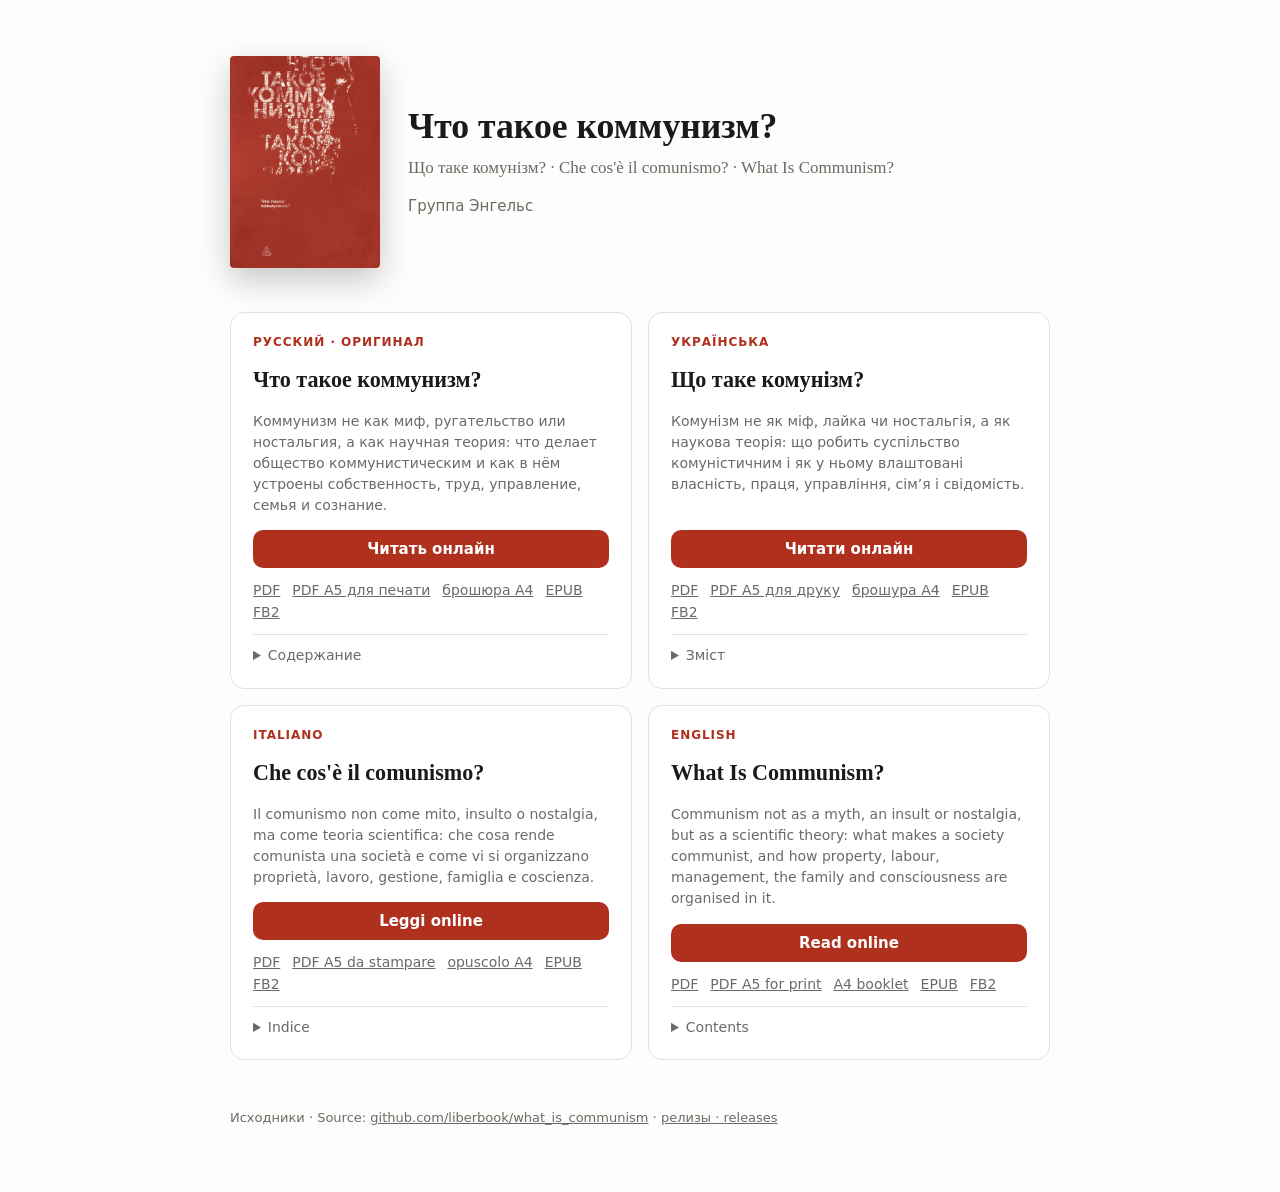
<file: site/index.html>
<!doctype html>
<html lang="ru">
<head>
<meta charset="utf-8">
<meta name="viewport" content="width=device-width, initial-scale=1">
<title>Что такое коммунизм? · Що таке комунізм? · Che cos'è il comunismo? · What Is Communism?</title>
<meta name="description" content="Группа Энгельс. Коммунизм не как миф, ругательство или ностальгия, а как научная теория: что делает общество коммунистическим и как в нём устроены собственность, труд, управление, семья и сознание. Русский · Українська · Italiano · English: PDF, EPUB, FB2.">
<link rel="canonical" href="https://liberbook.github.io/what_is_communism/">
<meta property="og:type" content="website">
<meta property="og:title" content="Что такое коммунизм?">
<meta property="og:description" content="Группа Энгельс. Коммунизм не как миф, ругательство или ностальгия, а как научная теория: что делает общество коммунистическим и как в нём устроены собственность, труд, управление, семья и сознание. Русский · Українська · Italiano · English: PDF, EPUB, FB2.">
<meta property="og:url" content="https://liberbook.github.io/what_is_communism/">
<meta property="og:image" content="https://liberbook.github.io/what_is_communism/og.jpg">
<meta property="og:image:width" content="1200">
<meta property="og:image:height" content="630">
<meta property="og:locale" content="ru_RU">
<meta name="twitter:card" content="summary_large_image">
<link rel="icon" href="favicon.svg" type="image/svg+xml">
<style>
  :root { color-scheme: light dark; --bg: #fdfdfb; --ink: #1a1a1a; --muted: #6a6a66; --line: #e4e2dc; --card: #ffffff; --accent: #b0301e; }
  @media (prefers-color-scheme: dark) { :root { --bg: #151514; --ink: #ecebe6; --muted: #a3a29c; --line: #2e2d2a; --card: #1d1c1a; --accent: #e0654e; } }
  * { box-sizing: border-box; }
  body { margin: 0; background: var(--bg); color: var(--ink); font: 17px/1.55 Georgia, "PT Serif", "Times New Roman", serif; }
  main { max-width: 860px; margin: 0 auto; padding: 56px 20px 64px; }
  .hero { display: grid; grid-template-columns: 150px 1fr; gap: 28px; align-items: center; margin: 0 0 44px; }
  .hero img { display: block; width: 100%; height: auto; border-radius: 4px; box-shadow: 0 12px 32px rgba(0, 0, 0, .22); }
  h1 { font-size: 2.1em; line-height: 1.15; margin: 0 0 8px; }
  .titles { color: var(--muted); margin: 0 0 14px; }
  .sub { color: var(--muted); margin: 0; font-family: system-ui, sans-serif; font-size: 15px; }
  .grid { display: grid; grid-template-columns: repeat(auto-fit, minmax(300px, 1fr)); gap: 16px; }
  .card { background: var(--card); border: 1px solid var(--line); border-radius: 14px; padding: 22px; display: flex; flex-direction: column; gap: 14px; }
  .card h2 { margin: 0; font-size: 1.3em; }
  .about { margin: 0; font: 14px/1.5 system-ui, sans-serif; color: var(--muted); flex-grow: 1; }
  .lang { font: 600 12px system-ui, sans-serif; letter-spacing: .08em; text-transform: uppercase; color: var(--accent); }
  .read { display: inline-block; text-align: center; padding: 10px 14px; border-radius: 10px; background: var(--accent); color: #fff; text-decoration: none; font: 600 15px system-ui, sans-serif; }
  .read:hover { filter: brightness(1.08); }
  .files { display: flex; flex-wrap: wrap; gap: 6px 12px; font: 14px system-ui, sans-serif; }
  .files a { color: var(--muted); }
  details { border-top: 1px solid var(--line); padding-top: 10px; font: 14px/1.45 system-ui, sans-serif; }
  summary { cursor: pointer; color: var(--muted); }
  details ol { margin: 8px 0 0; padding-left: 1.5em; }
  details li { margin: 3px 0; }
  details a { color: var(--ink); text-decoration: none; }
  details a:hover { color: var(--accent); text-decoration: underline; }
  footer { margin-top: 48px; color: var(--muted); font: 13px/1.5 system-ui, sans-serif; }
  footer a { color: var(--muted); }
  @media (max-width: 560px) {
    main { padding-top: 32px; }
    .hero { grid-template-columns: 96px 1fr; gap: 18px; }
    h1 { font-size: 1.6em; }
  }
</style>
</head>
<body>
<main>
  <header class="hero">
    <img src="cover.jpg" width="420" height="594" alt="Что такое коммунизм?">
    <div>
      <h1>Что такое коммунизм?</h1>
      <p class="titles">Що таке комунізм? · Che cos'è il comunismo? · What Is Communism?</p>
      <p class="sub">Группа Энгельс</p>
    </div>
  </header>
  <div class="grid">
    <section class="card" lang="ru">
      <span class="lang">Русский · оригинал</span>
      <h2>Что такое коммунизм?</h2>
      <p class="about">Коммунизм не как миф, ругательство или ностальгия, а как научная теория: что делает общество коммунистическим и как в нём устроены собственность, труд, управление, семья и сознание.</p>
      <a class="read" href="ru/">Читать онлайн</a>
      <div class="files">
        <a href="https://github.com/liberbook/what_is_communism/releases/latest/download/chto_takoe_kommunizm.pdf">PDF</a>
        <a href="https://github.com/liberbook/what_is_communism/releases/latest/download/chto_takoe_kommunizm_print.pdf">PDF A5 для печати</a>
        <a href="https://github.com/liberbook/what_is_communism/releases/latest/download/chto_takoe_kommunizm_booklet_a4.pdf">брошюра A4</a>
        <a href="https://github.com/liberbook/what_is_communism/releases/latest/download/chto_takoe_kommunizm.epub">EPUB</a>
        <a href="https://github.com/liberbook/what_is_communism/releases/latest/download/chto_takoe_kommunizm.fb2">FB2</a>
      </div>
      <details>
        <summary>Содержание</summary>
        <ol>
          <li><a href="ru/#sec:01_izobretaem_ochki">Изобретаем «очки-велосипед»</a></li>
          <li><a href="ru/#sec:02_predislovie">Предисловие</a></li>
          <li><a href="ru/#sec:03_osnovanie">Основание коммунизма</a></li>
          <li><a href="ru/#sec:04_kommunizm_realnost">Коммунизм как реальность в общественном производстве</a></li>
          <li><a href="ru/#sec:05_obshhaya_sobstvennost">Общая (общественная) собственность</a></li>
          <li><a href="ru/#sec:06_necessitatem_truda">Необходимый труд и условия для коммунистической деятельности</a></li>
          <li><a href="ru/#sec:07_kommunizm_upravlenie">Коммунизм и управление общественной жизнью</a></li>
          <li><a href="ru/#sec:08_kommunizm_lichnost">Коммунизм и личность</a></li>
          <li><a href="ru/#sec:09_kommunizm_semya">Коммунизм и семья</a></li>
          <li><a href="ru/#sec:10_kommunizm_soznanie">Коммунизм и общественное сознание</a></li>
          <li><a href="ru/#sec:11_zaklyuchenie">Заключение</a></li>
        </ol>
      </details>
    </section>
    <section class="card" lang="uk">
      <span class="lang">Українська</span>
      <h2>Що таке комунізм?</h2>
      <p class="about">Комунізм не як міф, лайка чи ностальгія, а як наукова теорія: що робить суспільство комуністичним і як у ньому влаштовані власність, праця, управління, сім’я і свідомість.</p>
      <a class="read" href="uk/">Читати онлайн</a>
      <div class="files">
        <a href="https://github.com/liberbook/what_is_communism/releases/latest/download/shcho_take_komunizm.pdf">PDF</a>
        <a href="https://github.com/liberbook/what_is_communism/releases/latest/download/shcho_take_komunizm_print.pdf">PDF A5 для друку</a>
        <a href="https://github.com/liberbook/what_is_communism/releases/latest/download/shcho_take_komunizm_booklet_a4.pdf">брошура A4</a>
        <a href="https://github.com/liberbook/what_is_communism/releases/latest/download/shcho_take_komunizm.epub">EPUB</a>
        <a href="https://github.com/liberbook/what_is_communism/releases/latest/download/shcho_take_komunizm.fb2">FB2</a>
      </div>
      <details>
        <summary>Зміст</summary>
        <ol>
          <li><a href="uk/#sec:01_izobretaem_ochki">Вигадуємо «окуляри-велосипед»</a></li>
          <li><a href="uk/#sec:02_predislovie">Передмова</a></li>
          <li><a href="uk/#sec:03_osnovanie">Основа комунізму</a></li>
          <li><a href="uk/#sec:04_kommunizm_realnost">Комунізм як реальність у суспільному виробництві</a></li>
          <li><a href="uk/#sec:05_obshhaya_sobstvennost">Загальна (суспільна) власність</a></li>
          <li><a href="uk/#sec:06_necessitatem_truda">Необхідна праця та умови для комуністичної діяльності</a></li>
          <li><a href="uk/#sec:07_kommunizm_upravlenie">Комунізм і управління суспільним життям</a></li>
          <li><a href="uk/#sec:08_kommunizm_lichnost">Комунізм і особистість</a></li>
          <li><a href="uk/#sec:09_kommunizm_semya">Комунізм і сім’я</a></li>
          <li><a href="uk/#sec:10_kommunizm_soznanie">Комунізм і суспільна свідомість</a></li>
          <li><a href="uk/#sec:11_zaklyuchenie">Висновок</a></li>
        </ol>
      </details>
    </section>
    <section class="card" lang="it">
      <span class="lang">Italiano</span>
      <h2>Che cos'è il comunismo?</h2>
      <p class="about">Il comunismo non come mito, insulto o nostalgia, ma come teoria scientifica: che cosa rende comunista una società e come vi si organizzano proprietà, lavoro, gestione, famiglia e coscienza.</p>
      <a class="read" href="it/">Leggi online</a>
      <div class="files">
        <a href="https://github.com/liberbook/what_is_communism/releases/latest/download/che_cose_il_comunismo.pdf">PDF</a>
        <a href="https://github.com/liberbook/what_is_communism/releases/latest/download/che_cose_il_comunismo_print.pdf">PDF A5 da stampare</a>
        <a href="https://github.com/liberbook/what_is_communism/releases/latest/download/che_cose_il_comunismo_booklet_a4.pdf">opuscolo A4</a>
        <a href="https://github.com/liberbook/what_is_communism/releases/latest/download/che_cose_il_comunismo.epub">EPUB</a>
        <a href="https://github.com/liberbook/what_is_communism/releases/latest/download/che_cose_il_comunismo.fb2">FB2</a>
      </div>
      <details>
        <summary>Indice</summary>
        <ol>
          <li><a href="it/#sec:01_inventiamo_occhiali">Inventiamo gli «occhiali-bicicletta»</a></li>
          <li><a href="it/#sec:02_prefazione">Prefazione</a></li>
          <li><a href="it/#sec:03_fondamenti">Il fondamento del comunismo</a></li>
          <li><a href="it/#sec:04_comunismo_realta">Il comunismo come realtà nella produzione sociale</a></li>
          <li><a href="it/#sec:05_proprieta_comune">La proprietà comune (sociale)</a></li>
          <li><a href="it/#sec:06_opera_necessaria">Il lavoro necessario e le condizioni per l'attività comunista</a></li>
          <li><a href="it/#sec:07_comunismo_gestione">Il comunismo e la gestione della vita sociale</a></li>
          <li><a href="it/#sec:08_comunismo_individuo">Il comunismo e la personalità</a></li>
          <li><a href="it/#sec:09_comunismo_famiglia">Il comunismo e la famiglia</a></li>
          <li><a href="it/#sec:10_comunismo_coscienza">Il comunismo e la coscienza sociale</a></li>
          <li><a href="it/#sec:11_conclusione">Conclusione</a></li>
        </ol>
      </details>
    </section>
    <section class="card" lang="en">
      <span class="lang">English</span>
      <h2>What Is Communism?</h2>
      <p class="about">Communism not as a myth, an insult or nostalgia, but as a scientific theory: what makes a society communist, and how property, labour, management, the family and consciousness are organised in it.</p>
      <a class="read" href="en/">Read online</a>
      <div class="files">
        <a href="https://github.com/liberbook/what_is_communism/releases/latest/download/what_is_communism.pdf">PDF</a>
        <a href="https://github.com/liberbook/what_is_communism/releases/latest/download/what_is_communism_print.pdf">PDF A5 for print</a>
        <a href="https://github.com/liberbook/what_is_communism/releases/latest/download/what_is_communism_booklet_a4.pdf">A4 booklet</a>
        <a href="https://github.com/liberbook/what_is_communism/releases/latest/download/what_is_communism.epub">EPUB</a>
        <a href="https://github.com/liberbook/what_is_communism/releases/latest/download/what_is_communism.fb2">FB2</a>
      </div>
      <details>
        <summary>Contents</summary>
        <ol>
          <li><a href="en/#sec:01_inventing_spectacles">Inventing the “Bicycle Spectacles”</a></li>
          <li><a href="en/#sec:02_preface">Preface</a></li>
          <li><a href="en/#sec:03_foundation">The Foundation of Communism</a></li>
          <li><a href="en/#sec:04_communism_reality">Communism as a Reality in Social Production</a></li>
          <li><a href="en/#sec:05_common_property">Common (Social) Property</a></li>
          <li><a href="en/#sec:06_necessary_labour">Necessary Labour and the Conditions for Communist Activity</a></li>
          <li><a href="en/#sec:07_communism_management">Communism and the Management of Social Life</a></li>
          <li><a href="en/#sec:08_communism_personality">Communism and the Personality</a></li>
          <li><a href="en/#sec:09_communism_family">Communism and the Family</a></li>
          <li><a href="en/#sec:10_communism_consciousness">Communism and Social Consciousness</a></li>
          <li><a href="en/#sec:11_conclusion">Conclusion</a></li>
        </ol>
      </details>
    </section>
  </div>
  <footer>Исходники · Source: <a href="https://github.com/liberbook/what_is_communism">github.com/liberbook/what_is_communism</a> · <a href="https://github.com/liberbook/what_is_communism/releases">релизы · releases</a></footer>
</main>
</body>
</html>
</file>
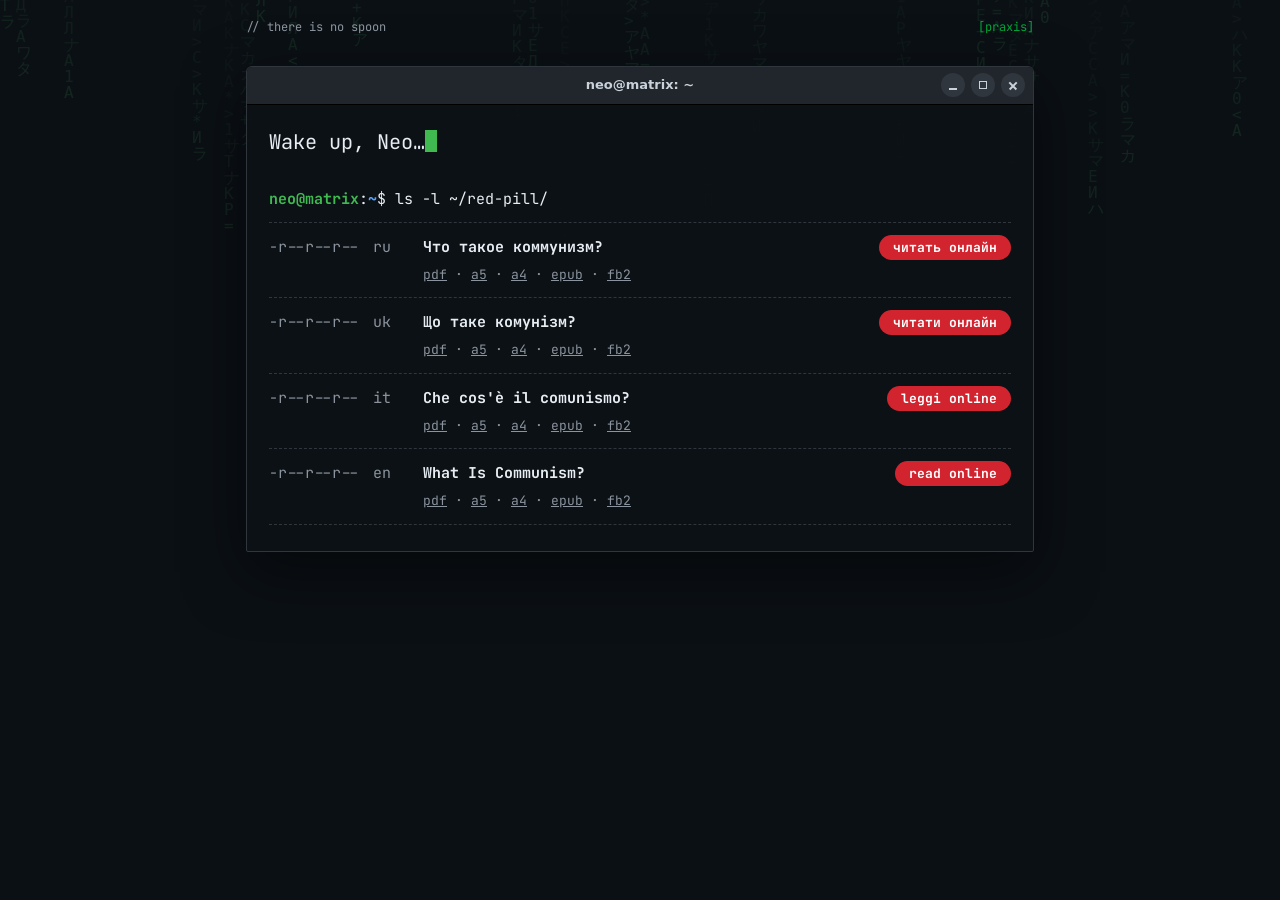
<file: site/wake-up/index.html>
<!doctype html>
<html lang="ru">
<head>
<meta charset="utf-8">
<meta name="viewport" content="width=device-width, initial-scale=1">
<title>Wake up, Neo… · Что такое коммунизм?</title>
<meta name="description" content="Продолжение статьи «Красная таблетка для материалиста»: от Беркли и Гольбаха через Дидро к Марксу. Брошюра «Что такое коммунизм?» — Группа Энгельс.">
<link rel="canonical" href="https://liberbook.github.io/what_is_communism/wake-up/">
<meta property="og:type" content="website">
<meta property="og:title" content="Wake up, Neo… · Что такое коммунизм?">
<meta property="og:description" content="Продолжение статьи «Красная таблетка для материалиста»: от Беркли и Гольбаха через Дидро к Марксу. Брошюра «Что такое коммунизм?» — Группа Энгельс.">
<meta property="og:url" content="https://liberbook.github.io/what_is_communism/wake-up/">
<meta property="og:image" content="https://liberbook.github.io/what_is_communism/wake-up/og.png">
<meta property="og:image:width" content="1200">
<meta property="og:image:height" content="630">
<meta property="og:locale" content="ru_RU">
<meta name="twitter:card" content="summary_large_image">
<meta name="theme-color" content="#0d1117">
<link rel="icon" href="../favicon.svg" type="image/svg+xml">
<link rel="preconnect" href="https://fonts.googleapis.com">
<link rel="preconnect" href="https://fonts.gstatic.com" crossorigin>
<link rel="stylesheet" href="https://fonts.googleapis.com/css2?family=JetBrains+Mono:wght@400;700&amp;display=swap">
<style>
  :root { color-scheme: dark; --bg: #0d1117; --bar: #21262d; --ink: #e6edf3; --dim: #8b949e; --line: #30363d;
          --green: #3fb950; --green-dk: #00a33a; --red: #d1242f; }
  * { box-sizing: border-box; }
  html { background: var(--bg); }
  body { margin: 0; background: var(--bg); color: var(--ink); font: 15px/1.65 "JetBrains Mono", ui-monospace, "SF Mono", Menlo, Consolas, "DejaVu Sans Mono", monospace; }
  #rain { position: fixed; inset: 0; width: 100%; height: 100%; opacity: .13; pointer-events: none; }
  .page { position: relative; max-width: 820px; margin: 0 auto; padding: 18px 16px 56px; }
  .marks { display: flex; justify-content: space-between; gap: 12px; font-size: 12px; color: var(--dim); margin-bottom: 28px; }
  .marks span:last-child { color: var(--green-dk); }
  .term { background: rgba(13, 17, 23, .94); border: 1px solid var(--line); border-radius: 6px 6px 2px 2px; overflow: hidden; box-shadow: 0 20px 60px rgba(0, 0, 0, .5); }
  .bar { position: relative; background: var(--bar); height: 38px; display: flex; align-items: center; justify-content: flex-end; gap: 6px; padding: 0 8px; border-bottom: 1px solid #000; }
  .bar b { position: absolute; left: 0; right: 0; text-align: center; font: 700 13px/38px system-ui, "Cantarell", "Ubuntu", sans-serif; color: #c9d1d9; pointer-events: none; }
  .bar i { position: relative; width: 24px; height: 24px; border-radius: 50%; background: #30363d; }
  .bar i::before, .bar i::after { content: ""; position: absolute; background: #c9d1d9; }
  .bar .min::before { left: 8px; right: 8px; top: 15px; height: 1.5px; }
  .bar .min::after { display: none; }
  .bar .max::before { left: 8px; top: 8px; width: 8px; height: 8px; background: none; border: 1.5px solid #c9d1d9; box-sizing: border-box; }
  .bar .max::after { display: none; }
  .bar .close::before, .bar .close::after { left: 7px; right: 7px; top: 11.25px; height: 1.5px; transform: rotate(45deg); }
  .bar .close::after { transform: rotate(-45deg); }
  .screen { padding: 22px 22px 26px; }
  :where(.screen p) { margin: 0; }
  .ps { color: var(--green); font-weight: 700; }
  .path { color: #58a6ff; font-weight: 700; }
  #scene { min-height: 1.5em; margin: 0; font-size: 1.35em; line-height: 1.5; white-space: pre-wrap; }
  .cursor { display: inline-block; width: .6em; height: 1.1em; vertical-align: -.15em; background: var(--green); animation: blink 1.1s steps(1) infinite; }
  @keyframes blink { 50% { opacity: 0; } }
  .cmd { margin: 30px 0 10px; }
  .ls { list-style: none; margin: 0; padding: 0; border-top: 1px dashed var(--line); }
  .ls li { display: grid; grid-template-columns: auto 2.4em 1fr auto; align-items: baseline; gap: 4px 14px; padding: 12px 0; border-bottom: 1px dashed var(--line); }
  .perm, .code { color: var(--dim); }
  .title { color: var(--ink); text-decoration: none; font-weight: 700; }
  .title:hover { color: var(--green); }
  .get { grid-column: 3 / -1; font-size: 13px; color: var(--dim); }
  .get a { color: var(--dim); }
  .get a:hover { color: var(--green); }
  .pill { display: inline-flex; align-items: center; gap: 8px; padding: 6px 14px; border-radius: 999px; font-family: inherit; font-size: 13px; font-weight: 700; line-height: 1;
          color: #fff; text-decoration: none; white-space: nowrap; border: 0; cursor: pointer; transition: transform .15s, box-shadow .15s; }
  .pill.red { background: var(--red); box-shadow: 0 0 0 0 rgba(209, 36, 47, .6); }
  .pill.red:hover, .pill.red:focus-visible { transform: translateY(-1px); box-shadow: 0 0 18px 2px rgba(209, 36, 47, .55); }
  :focus-visible { outline: 2px solid var(--green); outline-offset: 3px; }
  .choice { display: grid; grid-template-columns: 1fr 1fr; gap: 18px; margin-top: 36px; transition: opacity .8s; }
  .choice.later { opacity: 0; visibility: hidden; }
  .capsule { display: flex; flex-direction: column; align-items: center; justify-content: center; gap: 6px; min-height: 88px; padding: 16px 28px;
             border: 0; border-radius: 999px; color: #fff; font-family: inherit; font-size: 17px; font-weight: 700; line-height: 1.25; text-align: center;
             text-decoration: none; cursor: pointer; transition: transform .15s, box-shadow .15s, opacity .8s; }
  .capsule small { font-size: 12px; font-weight: 400; opacity: .85; }
  .capsule.red { background: radial-gradient(90% 70% at 30% 18%, rgba(255, 255, 255, .42), transparent 45%), linear-gradient(#e5383b, #8f0a12);
                 box-shadow: inset 0 -7px 14px rgba(0, 0, 0, .35), 0 8px 26px rgba(209, 36, 47, .35); }
  .capsule.blue { background: radial-gradient(90% 70% at 30% 18%, rgba(255, 255, 255, .42), transparent 45%), linear-gradient(#3a86ff, #0b3d91);
                  box-shadow: inset 0 -7px 14px rgba(0, 0, 0, .35), 0 8px 26px rgba(58, 134, 255, .3); }
  .capsule:hover, .capsule:focus-visible { transform: translateY(-2px); }
  .capsule.red:hover, .capsule.red:focus-visible { box-shadow: inset 0 -7px 14px rgba(0, 0, 0, .35), 0 0 30px 4px rgba(209, 36, 47, .6); }
  .capsule.blue:hover, .capsule.blue:focus-visible { box-shadow: inset 0 -7px 14px rgba(0, 0, 0, .35), 0 0 30px 4px rgba(58, 134, 255, .5); }
  .pills { position: relative; min-height: 100vh; min-height: 100svh; display: grid; place-items: center; padding: 24px 16px; }
  .pills .choice { width: min(760px, 100%); margin: 0; animation: appear 1.2s ease-out both; }
  @keyframes appear { from { opacity: 0; } }
  @media (max-width: 600px) {
    body { font-size: 14px; }
    .screen { padding: 18px 16px 22px; }
    #scene { font-size: 1.15em; }
    .ls li { grid-template-columns: 2.2em 1fr; }
    .ls .perm { display: none; }
    .ls .pill { grid-column: 2; justify-self: start; }
    .get { grid-column: 2; }
    .choice { grid-template-columns: 1fr; }
  }
  @media (prefers-reduced-motion: reduce) { .cursor { animation: none; } #rain { display: none; } .pill, .choice, .capsule { transition: none; } .pills .choice { animation: none; } }
</style>
</head>
<body>
<canvas id="rain" aria-hidden="true"></canvas>
<div class="page">
  <div class="marks" aria-hidden="true"><span>// there is no spoon</span><span>[praxis]</span></div>
  <main class="term">
    <div class="bar" aria-hidden="true"><b>neo@matrix: ~</b><i class="min"></i><i class="max"></i><i class="close"></i></div>
    <div class="screen">
      <p id="scene" aria-live="polite"><span class="text">Wake up, Neo…</span><span class="cursor" aria-hidden="true"></span></p>

      <p class="cmd"><span class="ps">neo@matrix</span>:<span class="path">~</span>$ ls -l ~/red-pill/</p>
      <ul class="ls">
        <li lang="ru">
          <span class="perm">-r--r--r--</span><span class="code">ru</span>
          <a class="title" href="../ru/">Что такое коммунизм?</a>
          <a class="pill red" href="../ru/">читать онлайн</a>
          <span class="get"><a href="https://github.com/liberbook/what_is_communism/releases/latest/download/chto_takoe_kommunizm.pdf" title="PDF">pdf</a> · <a href="https://github.com/liberbook/what_is_communism/releases/latest/download/chto_takoe_kommunizm_print.pdf" title="PDF A5 для печати">a5</a> · <a href="https://github.com/liberbook/what_is_communism/releases/latest/download/chto_takoe_kommunizm_booklet_a4.pdf" title="брошюра A4">a4</a> · <a href="https://github.com/liberbook/what_is_communism/releases/latest/download/chto_takoe_kommunizm.epub" title="EPUB">epub</a> · <a href="https://github.com/liberbook/what_is_communism/releases/latest/download/chto_takoe_kommunizm.fb2" title="FB2">fb2</a></span>
        </li>
        <li lang="uk">
          <span class="perm">-r--r--r--</span><span class="code">uk</span>
          <a class="title" href="../uk/">Що таке комунізм?</a>
          <a class="pill red" href="../uk/">читати онлайн</a>
          <span class="get"><a href="https://github.com/liberbook/what_is_communism/releases/latest/download/shcho_take_komunizm.pdf" title="PDF">pdf</a> · <a href="https://github.com/liberbook/what_is_communism/releases/latest/download/shcho_take_komunizm_print.pdf" title="PDF A5 для друку">a5</a> · <a href="https://github.com/liberbook/what_is_communism/releases/latest/download/shcho_take_komunizm_booklet_a4.pdf" title="брошура A4">a4</a> · <a href="https://github.com/liberbook/what_is_communism/releases/latest/download/shcho_take_komunizm.epub" title="EPUB">epub</a> · <a href="https://github.com/liberbook/what_is_communism/releases/latest/download/shcho_take_komunizm.fb2" title="FB2">fb2</a></span>
        </li>
        <li lang="it">
          <span class="perm">-r--r--r--</span><span class="code">it</span>
          <a class="title" href="../it/">Che cos'è il comunismo?</a>
          <a class="pill red" href="../it/">leggi online</a>
          <span class="get"><a href="https://github.com/liberbook/what_is_communism/releases/latest/download/che_cose_il_comunismo.pdf" title="PDF">pdf</a> · <a href="https://github.com/liberbook/what_is_communism/releases/latest/download/che_cose_il_comunismo_print.pdf" title="PDF A5 da stampare">a5</a> · <a href="https://github.com/liberbook/what_is_communism/releases/latest/download/che_cose_il_comunismo_booklet_a4.pdf" title="opuscolo A4">a4</a> · <a href="https://github.com/liberbook/what_is_communism/releases/latest/download/che_cose_il_comunismo.epub" title="EPUB">epub</a> · <a href="https://github.com/liberbook/what_is_communism/releases/latest/download/che_cose_il_comunismo.fb2" title="FB2">fb2</a></span>
        </li>
        <li lang="en">
          <span class="perm">-r--r--r--</span><span class="code">en</span>
          <a class="title" href="../en/">What Is Communism?</a>
          <a class="pill red" href="../en/">read online</a>
          <span class="get"><a href="https://github.com/liberbook/what_is_communism/releases/latest/download/what_is_communism.pdf" title="PDF">pdf</a> · <a href="https://github.com/liberbook/what_is_communism/releases/latest/download/what_is_communism_print.pdf" title="PDF A5 for print">a5</a> · <a href="https://github.com/liberbook/what_is_communism/releases/latest/download/what_is_communism_booklet_a4.pdf" title="A4 booklet">a4</a> · <a href="https://github.com/liberbook/what_is_communism/releases/latest/download/what_is_communism.epub" title="EPUB">epub</a> · <a href="https://github.com/liberbook/what_is_communism/releases/latest/download/what_is_communism.fb2" title="FB2">fb2</a></span>
        </li>
      </ul>


    </div>
  </main>
</div>
<script>
(() => {
  const still = matchMedia("(prefers-reduced-motion: reduce)").matches;
  const scene = document.getElementById("scene");
  const text = scene.querySelector(".text");
  const lines = ["Wake up, Neo…", "The Matrix has you…", "Follow the white rabbit.", "Knock, knock, Neo."];
  const wait = ms => new Promise(r => setTimeout(r, ms));
  if (!still) (async () => {
    for (const [i, line] of lines.entries()) {
      text.textContent = "";
      for (const ch of line) { text.textContent += ch; await wait(ch === " " ? 40 : 55 + Math.random() * 70); }
      if (i < lines.length - 1) await wait(1900);
    }
  })();
  (() => {
    const c = document.getElementById("rain");
    if (still || !c.getContext) return;
    const g = c.getContext("2d"), glyphs = "アカサタナハマヤラワ01ДИАЛЕКТИКАПРАКСИС=+*<>".split("");
    let cols = [], size = 16;
    const fit = () => { c.width = innerWidth; c.height = innerHeight; cols = Array(Math.ceil(c.width / size)).fill(0).map(() => Math.random() * -50); };
    fit(); addEventListener("resize", fit);
    setInterval(() => {
      if (document.hidden) return;
      g.fillStyle = "rgba(13,17,23,.12)"; g.fillRect(0, 0, c.width, c.height);
      g.fillStyle = "#3fb950"; g.font = size + "px monospace";
      cols.forEach((y, i) => {
        g.fillText(glyphs[(Math.random() * glyphs.length) | 0], i * size, y * size);
        cols[i] = y * size > c.height && Math.random() > .975 ? 0 : y + 1;
      });
    }, 70);
  })();
})();
</script>
</body>
</html>
</file>
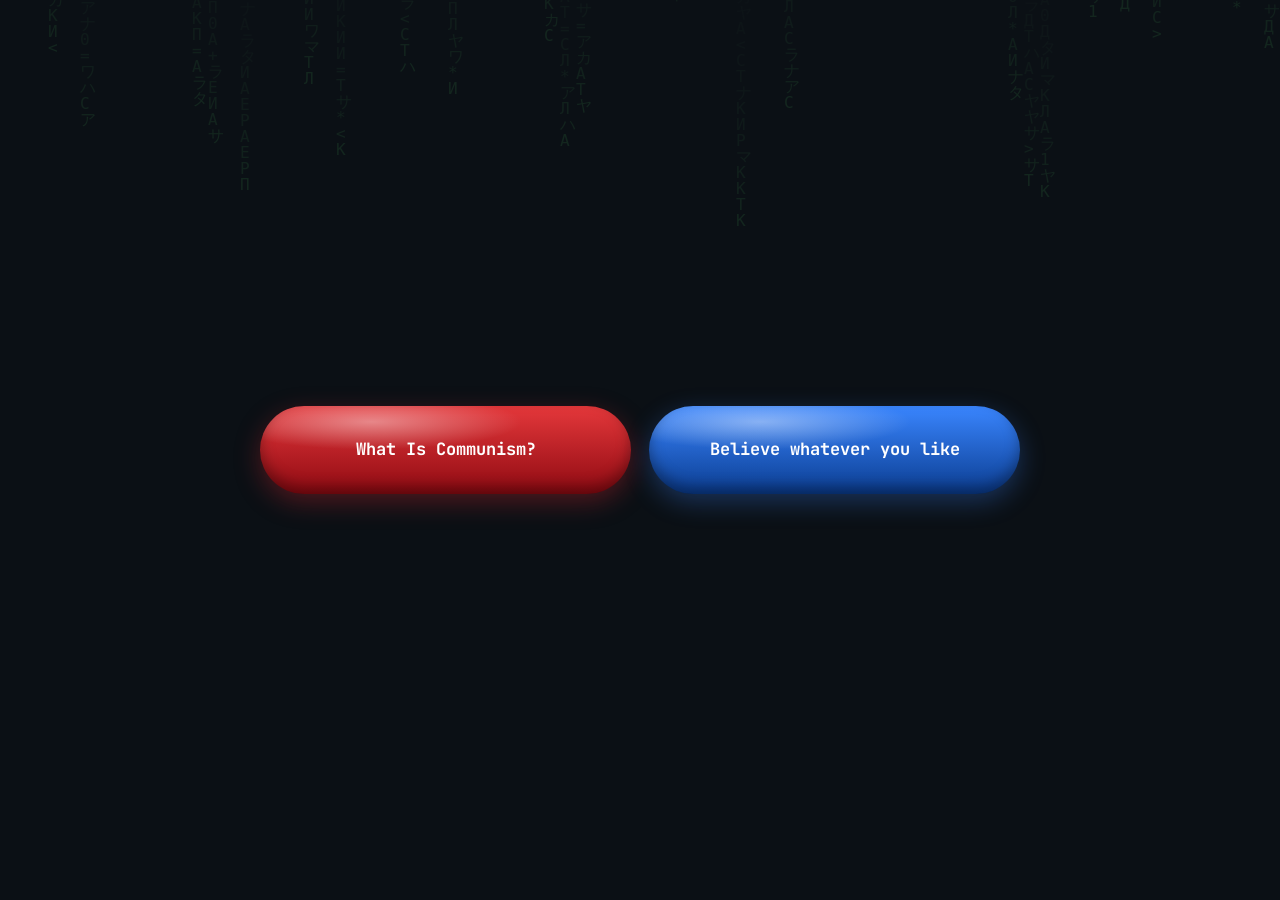
<file: site/wake-up/en/index.html>
<!doctype html>
<html lang="en">
<head>
<meta charset="utf-8">
<meta name="viewport" content="width=device-width, initial-scale=1">
<title>Wake up, Neo… · What Is Communism?</title>
<meta name="description" content="A sequel to the article “The Red Pill for the Materialist”. The red pill is the booklet “What Is Communism?” (Engels Group); the blue one is believing whatever you like.">
<link rel="canonical" href="https://liberbook.github.io/what_is_communism/wake-up/en/">
<meta property="og:type" content="website">
<meta property="og:title" content="Wake up, Neo… · What Is Communism?">
<meta property="og:description" content="A sequel to the article “The Red Pill for the Materialist”. The red pill is the booklet “What Is Communism?” (Engels Group); the blue one is believing whatever you like.">
<meta property="og:url" content="https://liberbook.github.io/what_is_communism/wake-up/en/">
<meta property="og:image" content="https://liberbook.github.io/what_is_communism/wake-up/og.png">
<meta property="og:image:width" content="1200">
<meta property="og:image:height" content="630">
<meta property="og:locale" content="en_GB">
<meta name="twitter:card" content="summary_large_image">
<meta name="theme-color" content="#0d1117">
<link rel="icon" href="../../favicon.svg" type="image/svg+xml">
<link rel="preconnect" href="https://fonts.googleapis.com">
<link rel="preconnect" href="https://fonts.gstatic.com" crossorigin>
<link rel="stylesheet" href="https://fonts.googleapis.com/css2?family=JetBrains+Mono:wght@400;700&amp;display=swap">
<style>
  :root { color-scheme: dark; --bg: #0d1117; --bar: #21262d; --ink: #e6edf3; --dim: #8b949e; --line: #30363d;
          --green: #3fb950; --green-dk: #00a33a; --red: #d1242f; }
  * { box-sizing: border-box; }
  html { background: var(--bg); }
  body { margin: 0; background: var(--bg); color: var(--ink); font: 15px/1.65 "JetBrains Mono", ui-monospace, "SF Mono", Menlo, Consolas, "DejaVu Sans Mono", monospace; }
  #rain { position: fixed; inset: 0; width: 100%; height: 100%; opacity: .13; pointer-events: none; }
  .page { position: relative; max-width: 820px; margin: 0 auto; padding: 18px 16px 56px; }
  .marks { display: flex; justify-content: space-between; gap: 12px; font-size: 12px; color: var(--dim); margin-bottom: 28px; }
  .marks span:last-child { color: var(--green-dk); }
  .term { background: rgba(13, 17, 23, .94); border: 1px solid var(--line); border-radius: 6px 6px 2px 2px; overflow: hidden; box-shadow: 0 20px 60px rgba(0, 0, 0, .5); }
  .bar { position: relative; background: var(--bar); height: 38px; display: flex; align-items: center; justify-content: flex-end; gap: 6px; padding: 0 8px; border-bottom: 1px solid #000; }
  .bar b { position: absolute; left: 0; right: 0; text-align: center; font: 700 13px/38px system-ui, "Cantarell", "Ubuntu", sans-serif; color: #c9d1d9; pointer-events: none; }
  .bar i { position: relative; width: 24px; height: 24px; border-radius: 50%; background: #30363d; }
  .bar i::before, .bar i::after { content: ""; position: absolute; background: #c9d1d9; }
  .bar .min::before { left: 8px; right: 8px; top: 15px; height: 1.5px; }
  .bar .min::after { display: none; }
  .bar .max::before { left: 8px; top: 8px; width: 8px; height: 8px; background: none; border: 1.5px solid #c9d1d9; box-sizing: border-box; }
  .bar .max::after { display: none; }
  .bar .close::before, .bar .close::after { left: 7px; right: 7px; top: 11.25px; height: 1.5px; transform: rotate(45deg); }
  .bar .close::after { transform: rotate(-45deg); }
  .screen { padding: 22px 22px 26px; }
  :where(.screen p) { margin: 0; }
  .ps { color: var(--green); font-weight: 700; }
  .path { color: #58a6ff; font-weight: 700; }
  #scene { min-height: 1.5em; margin: 0; font-size: 1.35em; line-height: 1.5; white-space: pre-wrap; }
  .cursor { display: inline-block; width: .6em; height: 1.1em; vertical-align: -.15em; background: var(--green); animation: blink 1.1s steps(1) infinite; }
  @keyframes blink { 50% { opacity: 0; } }
  .cmd { margin: 30px 0 10px; }
  .ls { list-style: none; margin: 0; padding: 0; border-top: 1px dashed var(--line); }
  .ls li { display: grid; grid-template-columns: auto 2.4em 1fr auto; align-items: baseline; gap: 4px 14px; padding: 12px 0; border-bottom: 1px dashed var(--line); }
  .perm, .code { color: var(--dim); }
  .title { color: var(--ink); text-decoration: none; font-weight: 700; }
  .title:hover { color: var(--green); }
  .get { grid-column: 3 / -1; font-size: 13px; color: var(--dim); }
  .get a { color: var(--dim); }
  .get a:hover { color: var(--green); }
  .pill { display: inline-flex; align-items: center; gap: 8px; padding: 6px 14px; border-radius: 999px; font-family: inherit; font-size: 13px; font-weight: 700; line-height: 1;
          color: #fff; text-decoration: none; white-space: nowrap; border: 0; cursor: pointer; transition: transform .15s, box-shadow .15s; }
  .pill.red { background: var(--red); box-shadow: 0 0 0 0 rgba(209, 36, 47, .6); }
  .pill.red:hover, .pill.red:focus-visible { transform: translateY(-1px); box-shadow: 0 0 18px 2px rgba(209, 36, 47, .55); }
  :focus-visible { outline: 2px solid var(--green); outline-offset: 3px; }
  .choice { display: grid; grid-template-columns: 1fr 1fr; gap: 18px; margin-top: 36px; transition: opacity .8s; }
  .choice.later { opacity: 0; visibility: hidden; }
  .capsule { display: flex; flex-direction: column; align-items: center; justify-content: center; gap: 6px; min-height: 88px; padding: 16px 28px;
             border: 0; border-radius: 999px; color: #fff; font-family: inherit; font-size: 17px; font-weight: 700; line-height: 1.25; text-align: center;
             text-decoration: none; cursor: pointer; transition: transform .15s, box-shadow .15s, opacity .8s; }
  .capsule small { font-size: 12px; font-weight: 400; opacity: .85; }
  .capsule.red { background: radial-gradient(90% 70% at 30% 18%, rgba(255, 255, 255, .42), transparent 45%), linear-gradient(#e5383b, #8f0a12);
                 box-shadow: inset 0 -7px 14px rgba(0, 0, 0, .35), 0 8px 26px rgba(209, 36, 47, .35); }
  .capsule.blue { background: radial-gradient(90% 70% at 30% 18%, rgba(255, 255, 255, .42), transparent 45%), linear-gradient(#3a86ff, #0b3d91);
                  box-shadow: inset 0 -7px 14px rgba(0, 0, 0, .35), 0 8px 26px rgba(58, 134, 255, .3); }
  .capsule:hover, .capsule:focus-visible { transform: translateY(-2px); }
  .capsule.red:hover, .capsule.red:focus-visible { box-shadow: inset 0 -7px 14px rgba(0, 0, 0, .35), 0 0 30px 4px rgba(209, 36, 47, .6); }
  .capsule.blue:hover, .capsule.blue:focus-visible { box-shadow: inset 0 -7px 14px rgba(0, 0, 0, .35), 0 0 30px 4px rgba(58, 134, 255, .5); }
  .pills { position: relative; min-height: 100vh; min-height: 100svh; display: grid; place-items: center; padding: 24px 16px; }
  .pills .choice { width: min(760px, 100%); margin: 0; animation: appear 1.2s ease-out both; }
  @keyframes appear { from { opacity: 0; } }
  @media (max-width: 600px) {
    body { font-size: 14px; }
    .screen { padding: 18px 16px 22px; }
    #scene { font-size: 1.15em; }
    .ls li { grid-template-columns: 2.2em 1fr; }
    .ls .perm { display: none; }
    .ls .pill { grid-column: 2; justify-self: start; }
    .get { grid-column: 2; }
    .choice { grid-template-columns: 1fr; }
  }
  @media (prefers-reduced-motion: reduce) { .cursor { animation: none; } #rain { display: none; } .pill, .choice, .capsule { transition: none; } .pills .choice { animation: none; } }
</style>
</head>
<body>
<canvas id="rain" aria-hidden="true"></canvas>
<main class="pills">
  <div class="choice" id="choice">
    <a class="capsule red" href="../../en/">What Is Communism?</a>
    <button class="capsule blue" id="blue" type="button">Believe whatever you like</button>
  </div>
</main>
<script>
(() => {
  const still = matchMedia("(prefers-reduced-motion: reduce)").matches;
  const choice = document.getElementById("choice");
  (() => {
    const c = document.getElementById("rain");
    if (still || !c.getContext) return;
    const g = c.getContext("2d"), glyphs = "アカサタナハマヤラワ01ДИАЛЕКТИКАПРАКСИС=+*<>".split("");
    let cols = [], size = 16;
    const fit = () => { c.width = innerWidth; c.height = innerHeight; cols = Array(Math.ceil(c.width / size)).fill(0).map(() => Math.random() * -50); };
    fit(); addEventListener("resize", fit);
    setInterval(() => {
      if (document.hidden) return;
      g.fillStyle = "rgba(13,17,23,.12)"; g.fillRect(0, 0, c.width, c.height);
      g.fillStyle = "#3fb950"; g.font = size + "px monospace";
      cols.forEach((y, i) => {
        g.fillText(glyphs[(Math.random() * glyphs.length) | 0], i * size, y * size);
        cols[i] = y * size > c.height && Math.random() > .975 ? 0 : y + 1;
      });
    }, 70);
  })();
  document.getElementById("blue").addEventListener("click", () => {
    choice.classList.add("later");
  });
})();
</script>
</body>
</html>
</file>
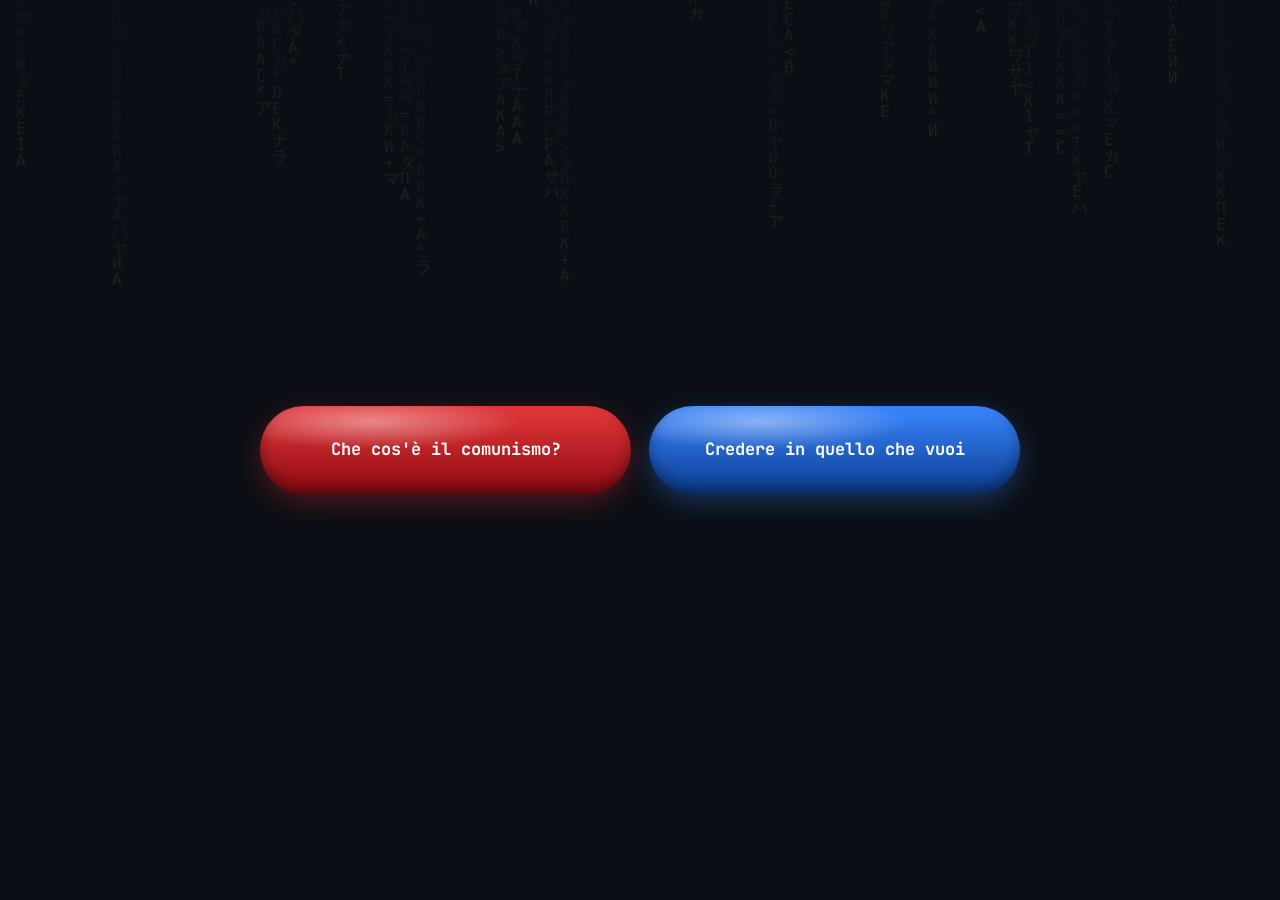
<file: site/wake-up/it/index.html>
<!doctype html>
<html lang="it">
<head>
<meta charset="utf-8">
<meta name="viewport" content="width=device-width, initial-scale=1">
<title>Svegliati, Neo… · Che cos'è il comunismo?</title>
<meta name="description" content="Seguito dell&#x27;articolo «La pillola rossa per il materialista». La pillola rossa è l&#x27;opuscolo «Che cos&#x27;è il comunismo?» (Gruppo Engels), quella blu è credere in quello che vuoi.">
<link rel="canonical" href="https://liberbook.github.io/what_is_communism/wake-up/it/">
<meta property="og:type" content="website">
<meta property="og:title" content="Svegliati, Neo… · Che cos&#x27;è il comunismo?">
<meta property="og:description" content="Seguito dell&#x27;articolo «La pillola rossa per il materialista». La pillola rossa è l&#x27;opuscolo «Che cos&#x27;è il comunismo?» (Gruppo Engels), quella blu è credere in quello che vuoi.">
<meta property="og:url" content="https://liberbook.github.io/what_is_communism/wake-up/it/">
<meta property="og:image" content="https://liberbook.github.io/what_is_communism/wake-up/og.png">
<meta property="og:image:width" content="1200">
<meta property="og:image:height" content="630">
<meta property="og:locale" content="it_IT">
<meta name="twitter:card" content="summary_large_image">
<meta name="theme-color" content="#0d1117">
<link rel="icon" href="../../favicon.svg" type="image/svg+xml">
<link rel="preconnect" href="https://fonts.googleapis.com">
<link rel="preconnect" href="https://fonts.gstatic.com" crossorigin>
<link rel="stylesheet" href="https://fonts.googleapis.com/css2?family=JetBrains+Mono:wght@400;700&amp;display=swap">
<style>
  :root { color-scheme: dark; --bg: #0d1117; --bar: #21262d; --ink: #e6edf3; --dim: #8b949e; --line: #30363d;
          --green: #3fb950; --green-dk: #00a33a; --red: #d1242f; }
  * { box-sizing: border-box; }
  html { background: var(--bg); }
  body { margin: 0; background: var(--bg); color: var(--ink); font: 15px/1.65 "JetBrains Mono", ui-monospace, "SF Mono", Menlo, Consolas, "DejaVu Sans Mono", monospace; }
  #rain { position: fixed; inset: 0; width: 100%; height: 100%; opacity: .13; pointer-events: none; }
  .page { position: relative; max-width: 820px; margin: 0 auto; padding: 18px 16px 56px; }
  .marks { display: flex; justify-content: space-between; gap: 12px; font-size: 12px; color: var(--dim); margin-bottom: 28px; }
  .marks span:last-child { color: var(--green-dk); }
  .term { background: rgba(13, 17, 23, .94); border: 1px solid var(--line); border-radius: 6px 6px 2px 2px; overflow: hidden; box-shadow: 0 20px 60px rgba(0, 0, 0, .5); }
  .bar { position: relative; background: var(--bar); height: 38px; display: flex; align-items: center; justify-content: flex-end; gap: 6px; padding: 0 8px; border-bottom: 1px solid #000; }
  .bar b { position: absolute; left: 0; right: 0; text-align: center; font: 700 13px/38px system-ui, "Cantarell", "Ubuntu", sans-serif; color: #c9d1d9; pointer-events: none; }
  .bar i { position: relative; width: 24px; height: 24px; border-radius: 50%; background: #30363d; }
  .bar i::before, .bar i::after { content: ""; position: absolute; background: #c9d1d9; }
  .bar .min::before { left: 8px; right: 8px; top: 15px; height: 1.5px; }
  .bar .min::after { display: none; }
  .bar .max::before { left: 8px; top: 8px; width: 8px; height: 8px; background: none; border: 1.5px solid #c9d1d9; box-sizing: border-box; }
  .bar .max::after { display: none; }
  .bar .close::before, .bar .close::after { left: 7px; right: 7px; top: 11.25px; height: 1.5px; transform: rotate(45deg); }
  .bar .close::after { transform: rotate(-45deg); }
  .screen { padding: 22px 22px 26px; }
  :where(.screen p) { margin: 0; }
  .ps { color: var(--green); font-weight: 700; }
  .path { color: #58a6ff; font-weight: 700; }
  #scene { min-height: 1.5em; margin: 0; font-size: 1.35em; line-height: 1.5; white-space: pre-wrap; }
  .cursor { display: inline-block; width: .6em; height: 1.1em; vertical-align: -.15em; background: var(--green); animation: blink 1.1s steps(1) infinite; }
  @keyframes blink { 50% { opacity: 0; } }
  .cmd { margin: 30px 0 10px; }
  .ls { list-style: none; margin: 0; padding: 0; border-top: 1px dashed var(--line); }
  .ls li { display: grid; grid-template-columns: auto 2.4em 1fr auto; align-items: baseline; gap: 4px 14px; padding: 12px 0; border-bottom: 1px dashed var(--line); }
  .perm, .code { color: var(--dim); }
  .title { color: var(--ink); text-decoration: none; font-weight: 700; }
  .title:hover { color: var(--green); }
  .get { grid-column: 3 / -1; font-size: 13px; color: var(--dim); }
  .get a { color: var(--dim); }
  .get a:hover { color: var(--green); }
  .pill { display: inline-flex; align-items: center; gap: 8px; padding: 6px 14px; border-radius: 999px; font-family: inherit; font-size: 13px; font-weight: 700; line-height: 1;
          color: #fff; text-decoration: none; white-space: nowrap; border: 0; cursor: pointer; transition: transform .15s, box-shadow .15s; }
  .pill.red { background: var(--red); box-shadow: 0 0 0 0 rgba(209, 36, 47, .6); }
  .pill.red:hover, .pill.red:focus-visible { transform: translateY(-1px); box-shadow: 0 0 18px 2px rgba(209, 36, 47, .55); }
  :focus-visible { outline: 2px solid var(--green); outline-offset: 3px; }
  .choice { display: grid; grid-template-columns: 1fr 1fr; gap: 18px; margin-top: 36px; transition: opacity .8s; }
  .choice.later { opacity: 0; visibility: hidden; }
  .capsule { display: flex; flex-direction: column; align-items: center; justify-content: center; gap: 6px; min-height: 88px; padding: 16px 28px;
             border: 0; border-radius: 999px; color: #fff; font-family: inherit; font-size: 17px; font-weight: 700; line-height: 1.25; text-align: center;
             text-decoration: none; cursor: pointer; transition: transform .15s, box-shadow .15s, opacity .8s; }
  .capsule small { font-size: 12px; font-weight: 400; opacity: .85; }
  .capsule.red { background: radial-gradient(90% 70% at 30% 18%, rgba(255, 255, 255, .42), transparent 45%), linear-gradient(#e5383b, #8f0a12);
                 box-shadow: inset 0 -7px 14px rgba(0, 0, 0, .35), 0 8px 26px rgba(209, 36, 47, .35); }
  .capsule.blue { background: radial-gradient(90% 70% at 30% 18%, rgba(255, 255, 255, .42), transparent 45%), linear-gradient(#3a86ff, #0b3d91);
                  box-shadow: inset 0 -7px 14px rgba(0, 0, 0, .35), 0 8px 26px rgba(58, 134, 255, .3); }
  .capsule:hover, .capsule:focus-visible { transform: translateY(-2px); }
  .capsule.red:hover, .capsule.red:focus-visible { box-shadow: inset 0 -7px 14px rgba(0, 0, 0, .35), 0 0 30px 4px rgba(209, 36, 47, .6); }
  .capsule.blue:hover, .capsule.blue:focus-visible { box-shadow: inset 0 -7px 14px rgba(0, 0, 0, .35), 0 0 30px 4px rgba(58, 134, 255, .5); }
  .pills { position: relative; min-height: 100vh; min-height: 100svh; display: grid; place-items: center; padding: 24px 16px; }
  .pills .choice { width: min(760px, 100%); margin: 0; animation: appear 1.2s ease-out both; }
  @keyframes appear { from { opacity: 0; } }
  @media (max-width: 600px) {
    body { font-size: 14px; }
    .screen { padding: 18px 16px 22px; }
    #scene { font-size: 1.15em; }
    .ls li { grid-template-columns: 2.2em 1fr; }
    .ls .perm { display: none; }
    .ls .pill { grid-column: 2; justify-self: start; }
    .get { grid-column: 2; }
    .choice { grid-template-columns: 1fr; }
  }
  @media (prefers-reduced-motion: reduce) { .cursor { animation: none; } #rain { display: none; } .pill, .choice, .capsule { transition: none; } .pills .choice { animation: none; } }
</style>
</head>
<body>
<canvas id="rain" aria-hidden="true"></canvas>
<main class="pills">
  <div class="choice" id="choice">
    <a class="capsule red" href="../../it/">Che cos'è il comunismo?</a>
    <button class="capsule blue" id="blue" type="button">Credere in quello che vuoi</button>
  </div>
</main>
<script>
(() => {
  const still = matchMedia("(prefers-reduced-motion: reduce)").matches;
  const choice = document.getElementById("choice");
  (() => {
    const c = document.getElementById("rain");
    if (still || !c.getContext) return;
    const g = c.getContext("2d"), glyphs = "アカサタナハマヤラワ01ДИАЛЕКТИКАПРАКСИС=+*<>".split("");
    let cols = [], size = 16;
    const fit = () => { c.width = innerWidth; c.height = innerHeight; cols = Array(Math.ceil(c.width / size)).fill(0).map(() => Math.random() * -50); };
    fit(); addEventListener("resize", fit);
    setInterval(() => {
      if (document.hidden) return;
      g.fillStyle = "rgba(13,17,23,.12)"; g.fillRect(0, 0, c.width, c.height);
      g.fillStyle = "#3fb950"; g.font = size + "px monospace";
      cols.forEach((y, i) => {
        g.fillText(glyphs[(Math.random() * glyphs.length) | 0], i * size, y * size);
        cols[i] = y * size > c.height && Math.random() > .975 ? 0 : y + 1;
      });
    }, 70);
  })();
  document.getElementById("blue").addEventListener("click", () => {
    choice.classList.add("later");
  });
})();
</script>
</body>
</html>
</file>
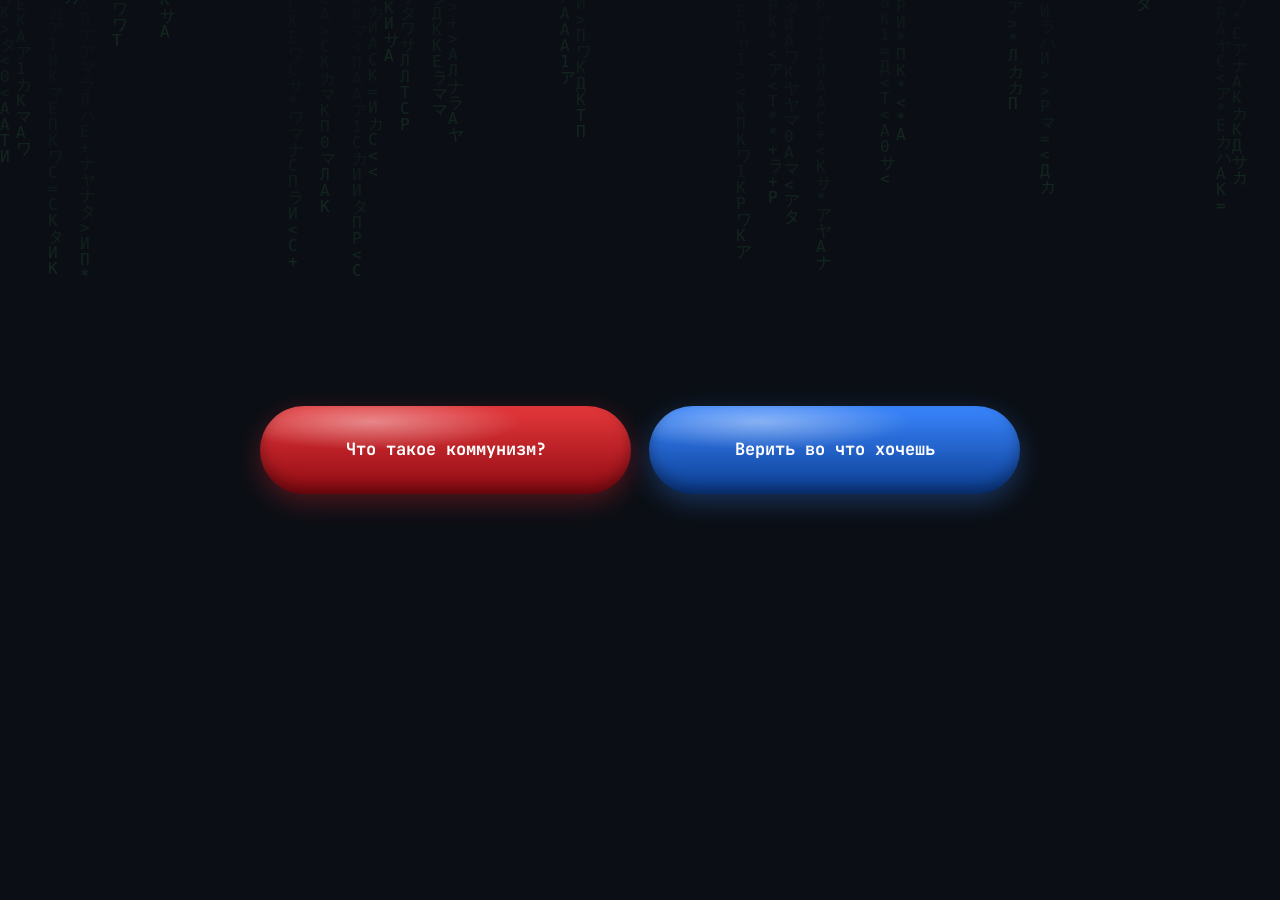
<file: site/wake-up/ru/index.html>
<!doctype html>
<html lang="ru">
<head>
<meta charset="utf-8">
<meta name="viewport" content="width=device-width, initial-scale=1">
<title>Проснись, Нео… · Что такое коммунизм?</title>
<meta name="description" content="Продолжение статьи «Красная таблетка для материалиста». Красная таблетка — брошюра «Что такое коммунизм?» (Группа Энгельс), синяя — верить во что хочешь.">
<link rel="canonical" href="https://liberbook.github.io/what_is_communism/wake-up/ru/">
<meta property="og:type" content="website">
<meta property="og:title" content="Проснись, Нео… · Что такое коммунизм?">
<meta property="og:description" content="Продолжение статьи «Красная таблетка для материалиста». Красная таблетка — брошюра «Что такое коммунизм?» (Группа Энгельс), синяя — верить во что хочешь.">
<meta property="og:url" content="https://liberbook.github.io/what_is_communism/wake-up/ru/">
<meta property="og:image" content="https://liberbook.github.io/what_is_communism/wake-up/og.png">
<meta property="og:image:width" content="1200">
<meta property="og:image:height" content="630">
<meta property="og:locale" content="ru_RU">
<meta name="twitter:card" content="summary_large_image">
<meta name="theme-color" content="#0d1117">
<link rel="icon" href="../../favicon.svg" type="image/svg+xml">
<link rel="preconnect" href="https://fonts.googleapis.com">
<link rel="preconnect" href="https://fonts.gstatic.com" crossorigin>
<link rel="stylesheet" href="https://fonts.googleapis.com/css2?family=JetBrains+Mono:wght@400;700&amp;display=swap">
<style>
  :root { color-scheme: dark; --bg: #0d1117; --bar: #21262d; --ink: #e6edf3; --dim: #8b949e; --line: #30363d;
          --green: #3fb950; --green-dk: #00a33a; --red: #d1242f; }
  * { box-sizing: border-box; }
  html { background: var(--bg); }
  body { margin: 0; background: var(--bg); color: var(--ink); font: 15px/1.65 "JetBrains Mono", ui-monospace, "SF Mono", Menlo, Consolas, "DejaVu Sans Mono", monospace; }
  #rain { position: fixed; inset: 0; width: 100%; height: 100%; opacity: .13; pointer-events: none; }
  .page { position: relative; max-width: 820px; margin: 0 auto; padding: 18px 16px 56px; }
  .marks { display: flex; justify-content: space-between; gap: 12px; font-size: 12px; color: var(--dim); margin-bottom: 28px; }
  .marks span:last-child { color: var(--green-dk); }
  .term { background: rgba(13, 17, 23, .94); border: 1px solid var(--line); border-radius: 6px 6px 2px 2px; overflow: hidden; box-shadow: 0 20px 60px rgba(0, 0, 0, .5); }
  .bar { position: relative; background: var(--bar); height: 38px; display: flex; align-items: center; justify-content: flex-end; gap: 6px; padding: 0 8px; border-bottom: 1px solid #000; }
  .bar b { position: absolute; left: 0; right: 0; text-align: center; font: 700 13px/38px system-ui, "Cantarell", "Ubuntu", sans-serif; color: #c9d1d9; pointer-events: none; }
  .bar i { position: relative; width: 24px; height: 24px; border-radius: 50%; background: #30363d; }
  .bar i::before, .bar i::after { content: ""; position: absolute; background: #c9d1d9; }
  .bar .min::before { left: 8px; right: 8px; top: 15px; height: 1.5px; }
  .bar .min::after { display: none; }
  .bar .max::before { left: 8px; top: 8px; width: 8px; height: 8px; background: none; border: 1.5px solid #c9d1d9; box-sizing: border-box; }
  .bar .max::after { display: none; }
  .bar .close::before, .bar .close::after { left: 7px; right: 7px; top: 11.25px; height: 1.5px; transform: rotate(45deg); }
  .bar .close::after { transform: rotate(-45deg); }
  .screen { padding: 22px 22px 26px; }
  :where(.screen p) { margin: 0; }
  .ps { color: var(--green); font-weight: 700; }
  .path { color: #58a6ff; font-weight: 700; }
  #scene { min-height: 1.5em; margin: 0; font-size: 1.35em; line-height: 1.5; white-space: pre-wrap; }
  .cursor { display: inline-block; width: .6em; height: 1.1em; vertical-align: -.15em; background: var(--green); animation: blink 1.1s steps(1) infinite; }
  @keyframes blink { 50% { opacity: 0; } }
  .cmd { margin: 30px 0 10px; }
  .ls { list-style: none; margin: 0; padding: 0; border-top: 1px dashed var(--line); }
  .ls li { display: grid; grid-template-columns: auto 2.4em 1fr auto; align-items: baseline; gap: 4px 14px; padding: 12px 0; border-bottom: 1px dashed var(--line); }
  .perm, .code { color: var(--dim); }
  .title { color: var(--ink); text-decoration: none; font-weight: 700; }
  .title:hover { color: var(--green); }
  .get { grid-column: 3 / -1; font-size: 13px; color: var(--dim); }
  .get a { color: var(--dim); }
  .get a:hover { color: var(--green); }
  .pill { display: inline-flex; align-items: center; gap: 8px; padding: 6px 14px; border-radius: 999px; font-family: inherit; font-size: 13px; font-weight: 700; line-height: 1;
          color: #fff; text-decoration: none; white-space: nowrap; border: 0; cursor: pointer; transition: transform .15s, box-shadow .15s; }
  .pill.red { background: var(--red); box-shadow: 0 0 0 0 rgba(209, 36, 47, .6); }
  .pill.red:hover, .pill.red:focus-visible { transform: translateY(-1px); box-shadow: 0 0 18px 2px rgba(209, 36, 47, .55); }
  :focus-visible { outline: 2px solid var(--green); outline-offset: 3px; }
  .choice { display: grid; grid-template-columns: 1fr 1fr; gap: 18px; margin-top: 36px; transition: opacity .8s; }
  .choice.later { opacity: 0; visibility: hidden; }
  .capsule { display: flex; flex-direction: column; align-items: center; justify-content: center; gap: 6px; min-height: 88px; padding: 16px 28px;
             border: 0; border-radius: 999px; color: #fff; font-family: inherit; font-size: 17px; font-weight: 700; line-height: 1.25; text-align: center;
             text-decoration: none; cursor: pointer; transition: transform .15s, box-shadow .15s, opacity .8s; }
  .capsule small { font-size: 12px; font-weight: 400; opacity: .85; }
  .capsule.red { background: radial-gradient(90% 70% at 30% 18%, rgba(255, 255, 255, .42), transparent 45%), linear-gradient(#e5383b, #8f0a12);
                 box-shadow: inset 0 -7px 14px rgba(0, 0, 0, .35), 0 8px 26px rgba(209, 36, 47, .35); }
  .capsule.blue { background: radial-gradient(90% 70% at 30% 18%, rgba(255, 255, 255, .42), transparent 45%), linear-gradient(#3a86ff, #0b3d91);
                  box-shadow: inset 0 -7px 14px rgba(0, 0, 0, .35), 0 8px 26px rgba(58, 134, 255, .3); }
  .capsule:hover, .capsule:focus-visible { transform: translateY(-2px); }
  .capsule.red:hover, .capsule.red:focus-visible { box-shadow: inset 0 -7px 14px rgba(0, 0, 0, .35), 0 0 30px 4px rgba(209, 36, 47, .6); }
  .capsule.blue:hover, .capsule.blue:focus-visible { box-shadow: inset 0 -7px 14px rgba(0, 0, 0, .35), 0 0 30px 4px rgba(58, 134, 255, .5); }
  .pills { position: relative; min-height: 100vh; min-height: 100svh; display: grid; place-items: center; padding: 24px 16px; }
  .pills .choice { width: min(760px, 100%); margin: 0; animation: appear 1.2s ease-out both; }
  @keyframes appear { from { opacity: 0; } }
  @media (max-width: 600px) {
    body { font-size: 14px; }
    .screen { padding: 18px 16px 22px; }
    #scene { font-size: 1.15em; }
    .ls li { grid-template-columns: 2.2em 1fr; }
    .ls .perm { display: none; }
    .ls .pill { grid-column: 2; justify-self: start; }
    .get { grid-column: 2; }
    .choice { grid-template-columns: 1fr; }
  }
  @media (prefers-reduced-motion: reduce) { .cursor { animation: none; } #rain { display: none; } .pill, .choice, .capsule { transition: none; } .pills .choice { animation: none; } }
</style>
</head>
<body>
<canvas id="rain" aria-hidden="true"></canvas>
<main class="pills">
  <div class="choice" id="choice">
    <a class="capsule red" href="../../ru/">Что такое коммунизм?</a>
    <button class="capsule blue" id="blue" type="button">Верить во что хочешь</button>
  </div>
</main>
<script>
(() => {
  const still = matchMedia("(prefers-reduced-motion: reduce)").matches;
  const choice = document.getElementById("choice");
  (() => {
    const c = document.getElementById("rain");
    if (still || !c.getContext) return;
    const g = c.getContext("2d"), glyphs = "アカサタナハマヤラワ01ДИАЛЕКТИКАПРАКСИС=+*<>".split("");
    let cols = [], size = 16;
    const fit = () => { c.width = innerWidth; c.height = innerHeight; cols = Array(Math.ceil(c.width / size)).fill(0).map(() => Math.random() * -50); };
    fit(); addEventListener("resize", fit);
    setInterval(() => {
      if (document.hidden) return;
      g.fillStyle = "rgba(13,17,23,.12)"; g.fillRect(0, 0, c.width, c.height);
      g.fillStyle = "#3fb950"; g.font = size + "px monospace";
      cols.forEach((y, i) => {
        g.fillText(glyphs[(Math.random() * glyphs.length) | 0], i * size, y * size);
        cols[i] = y * size > c.height && Math.random() > .975 ? 0 : y + 1;
      });
    }, 70);
  })();
  document.getElementById("blue").addEventListener("click", () => {
    choice.classList.add("later");
  });
})();
</script>
</body>
</html>
</file>
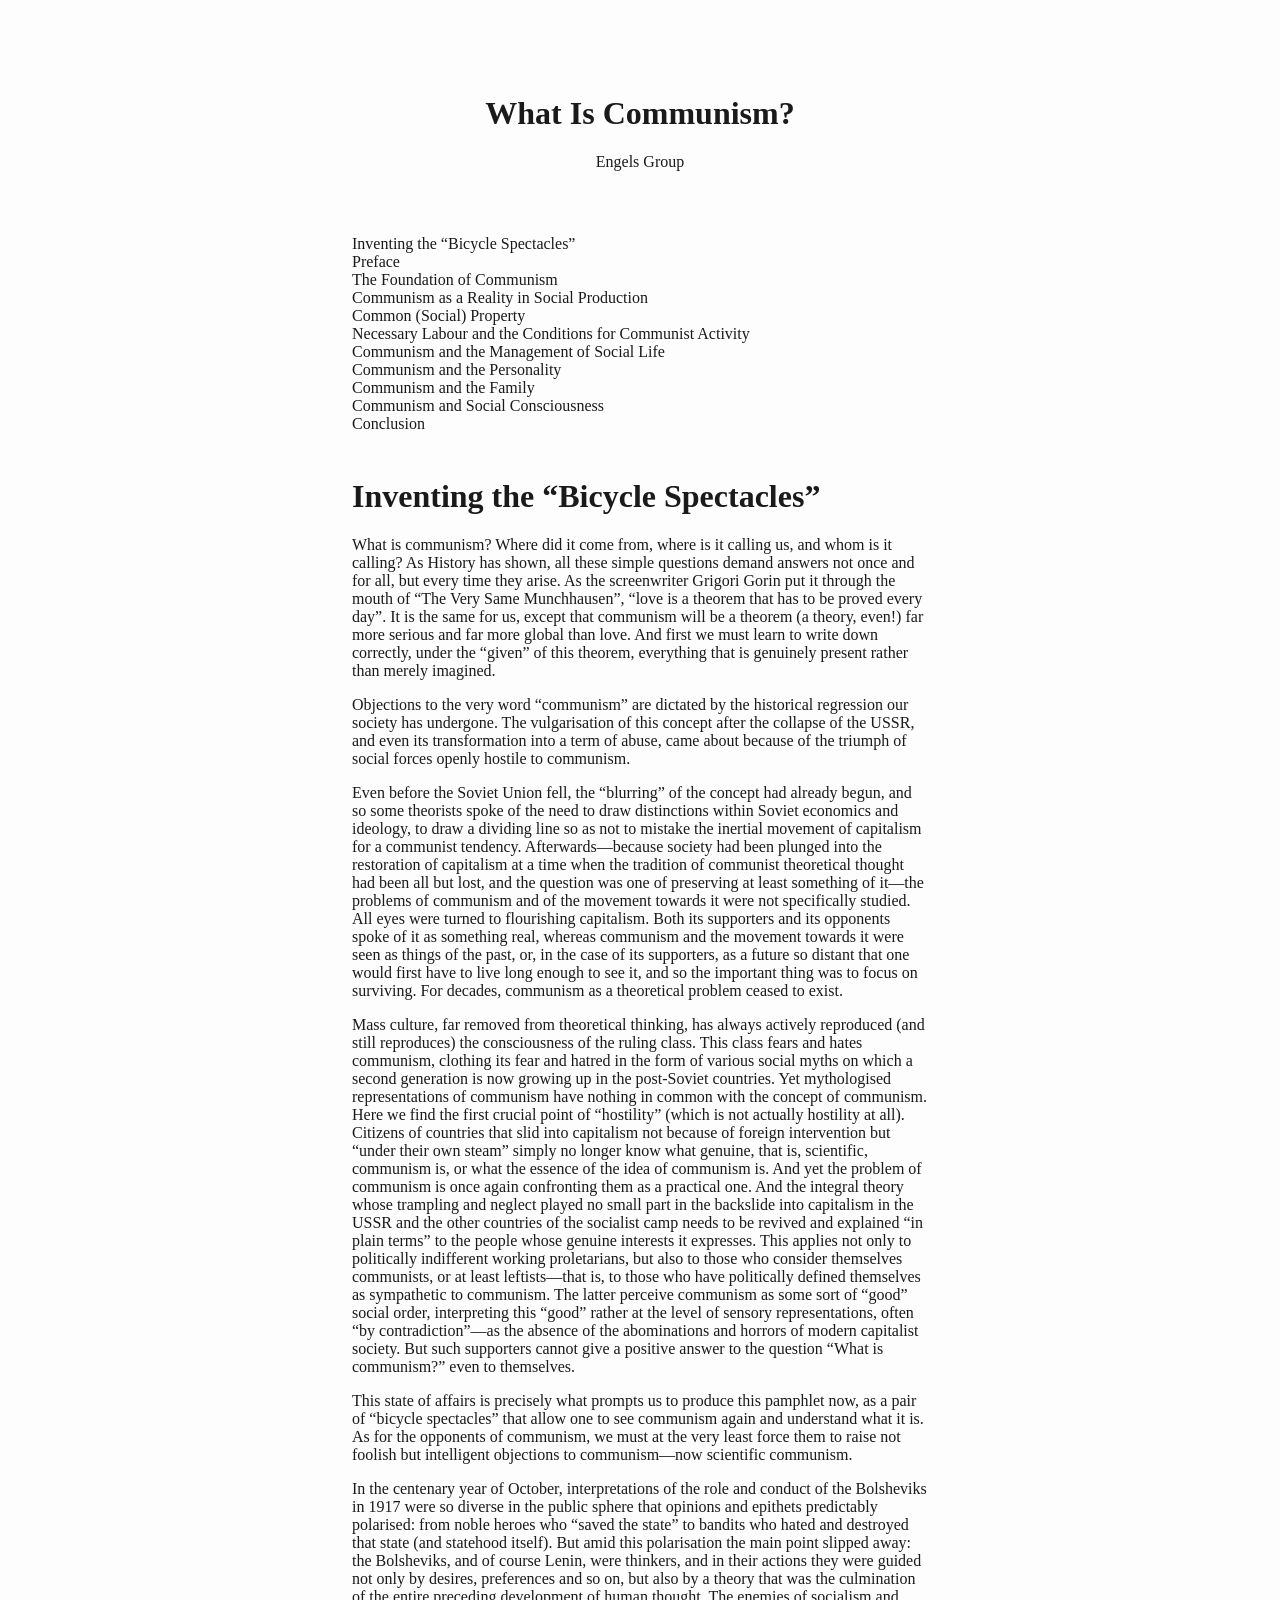
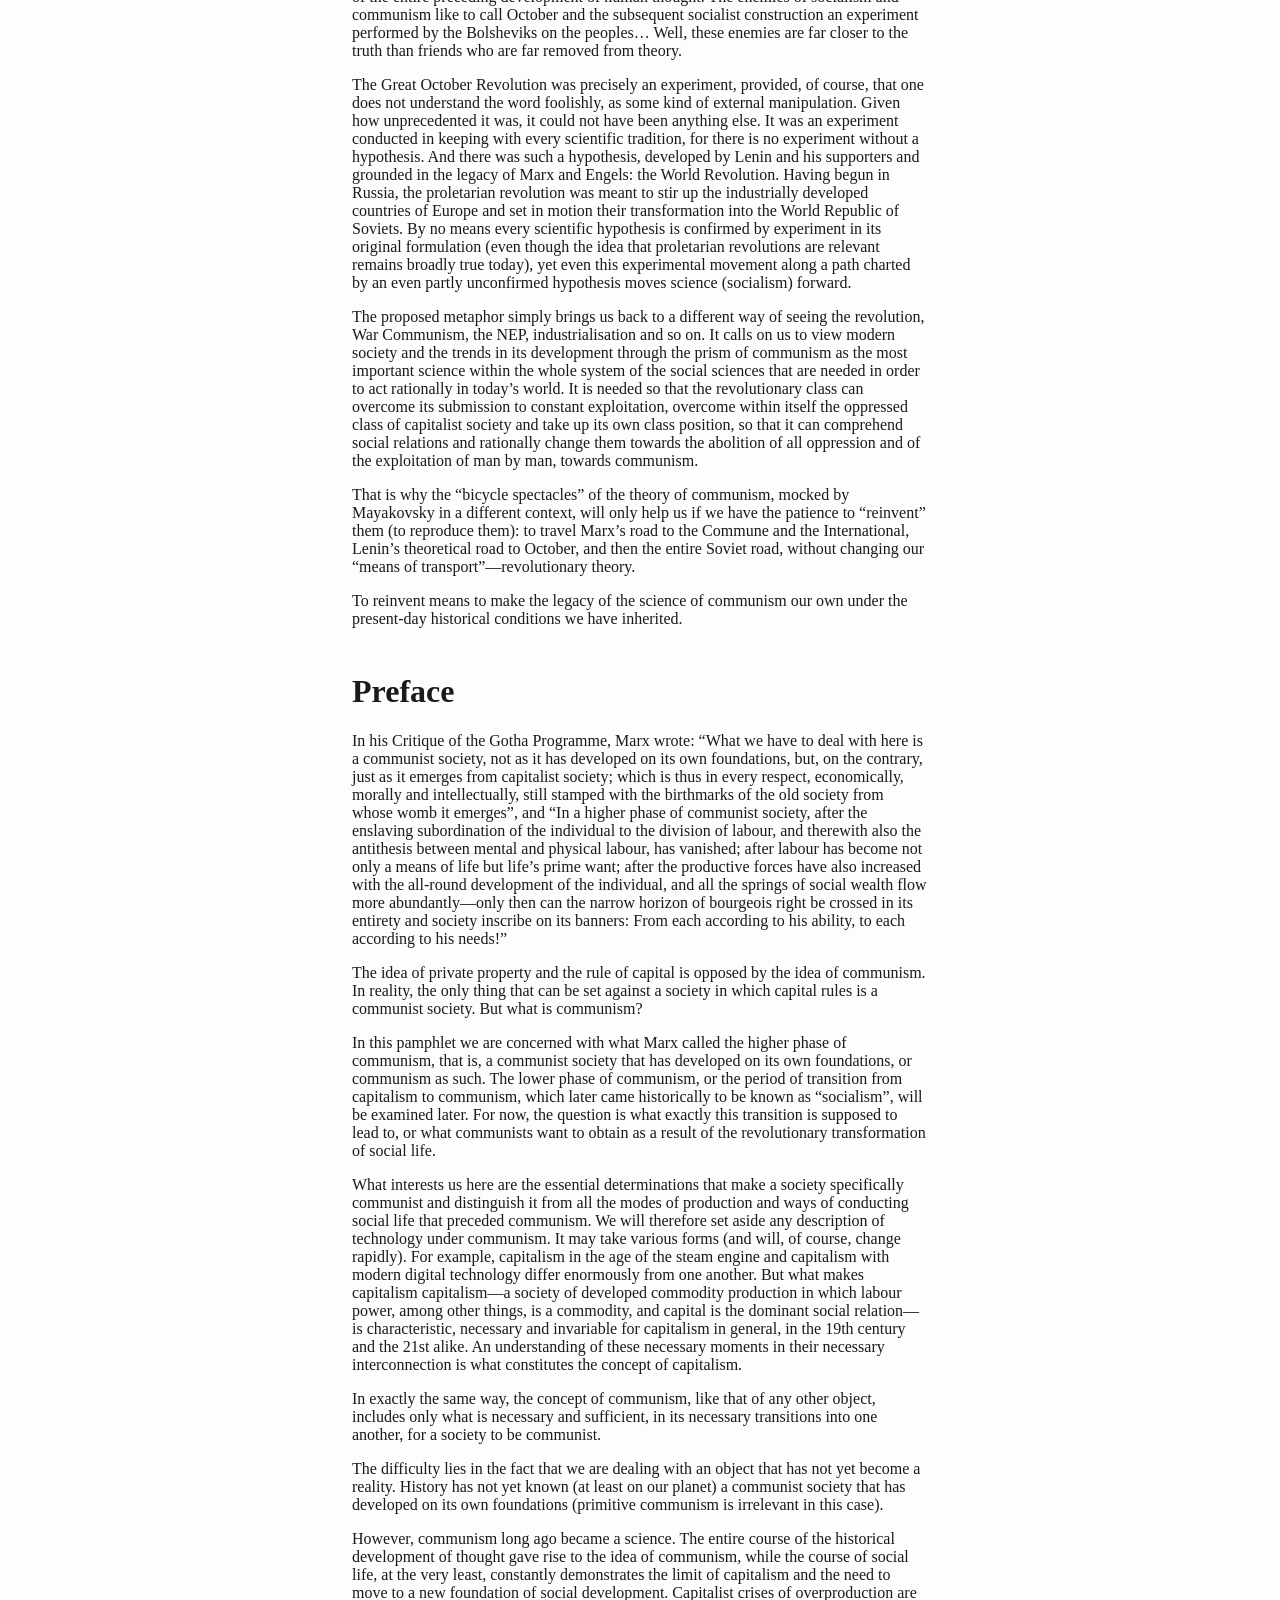
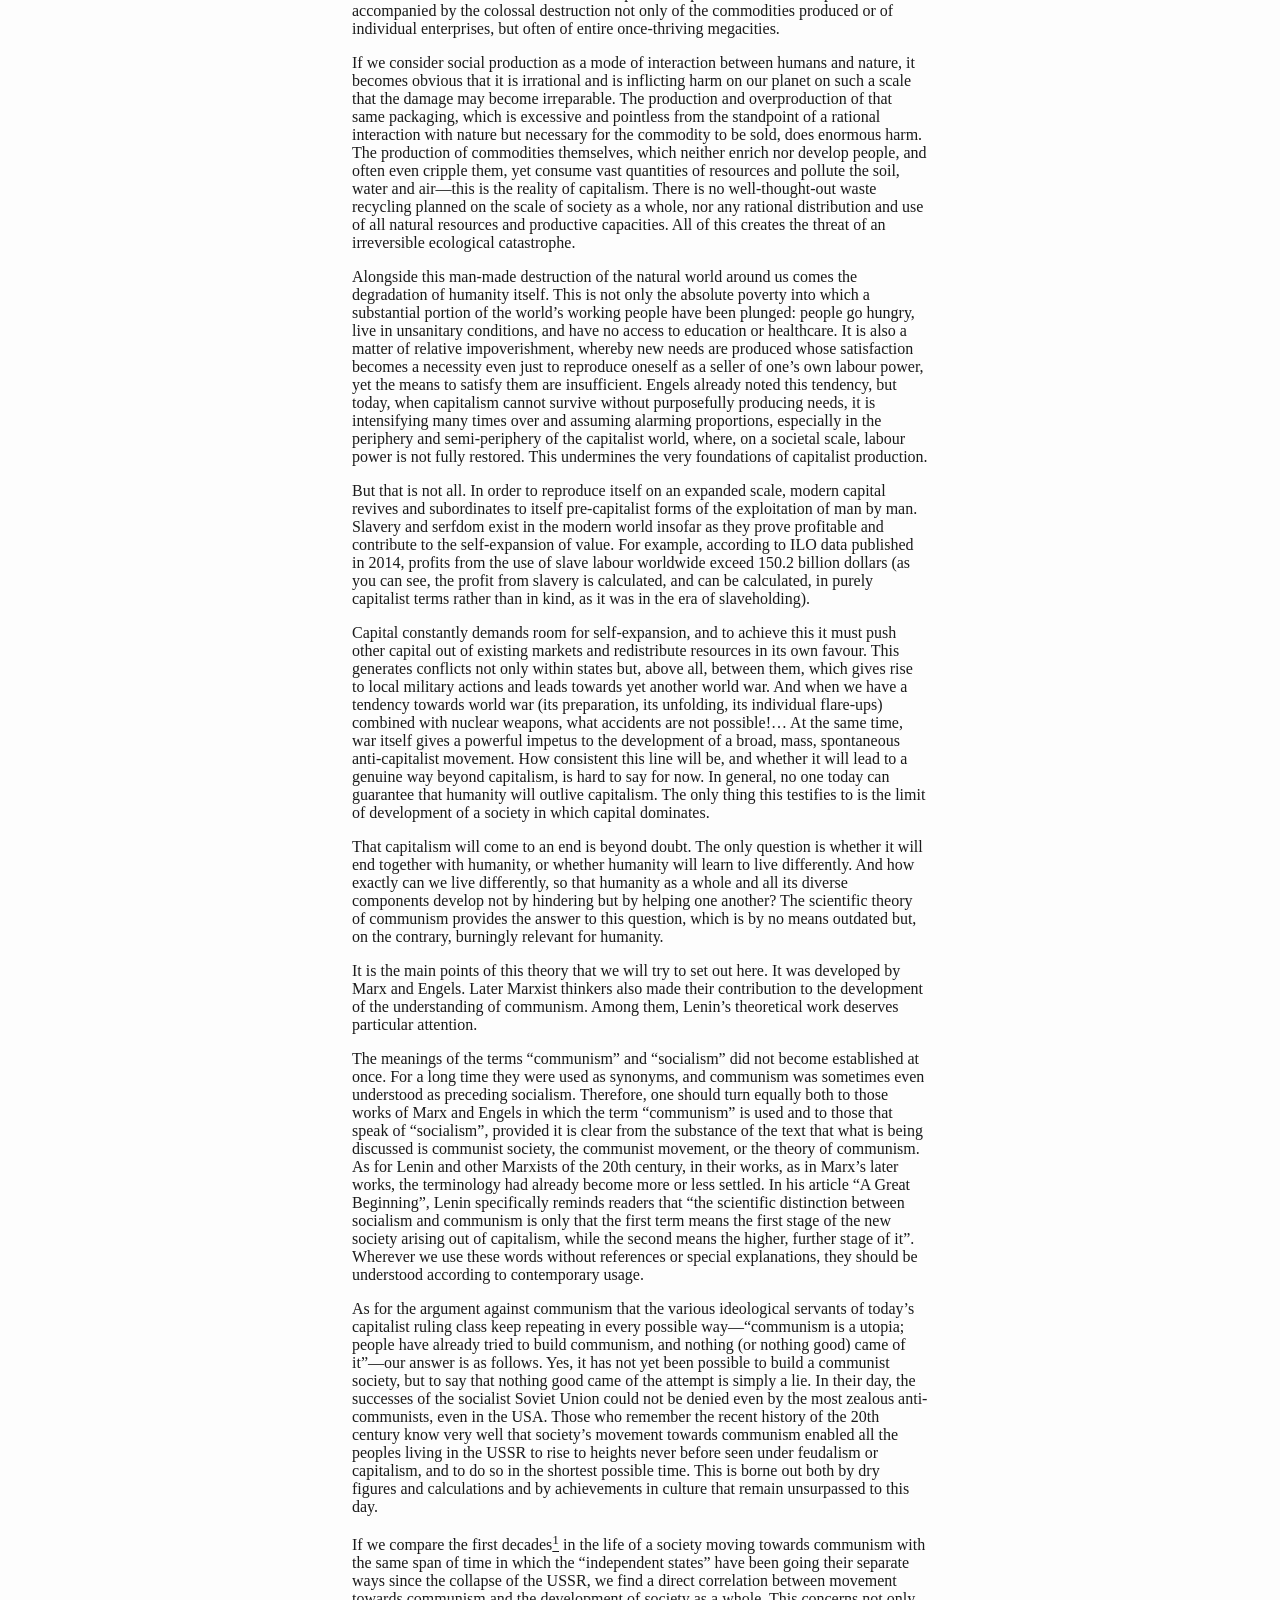
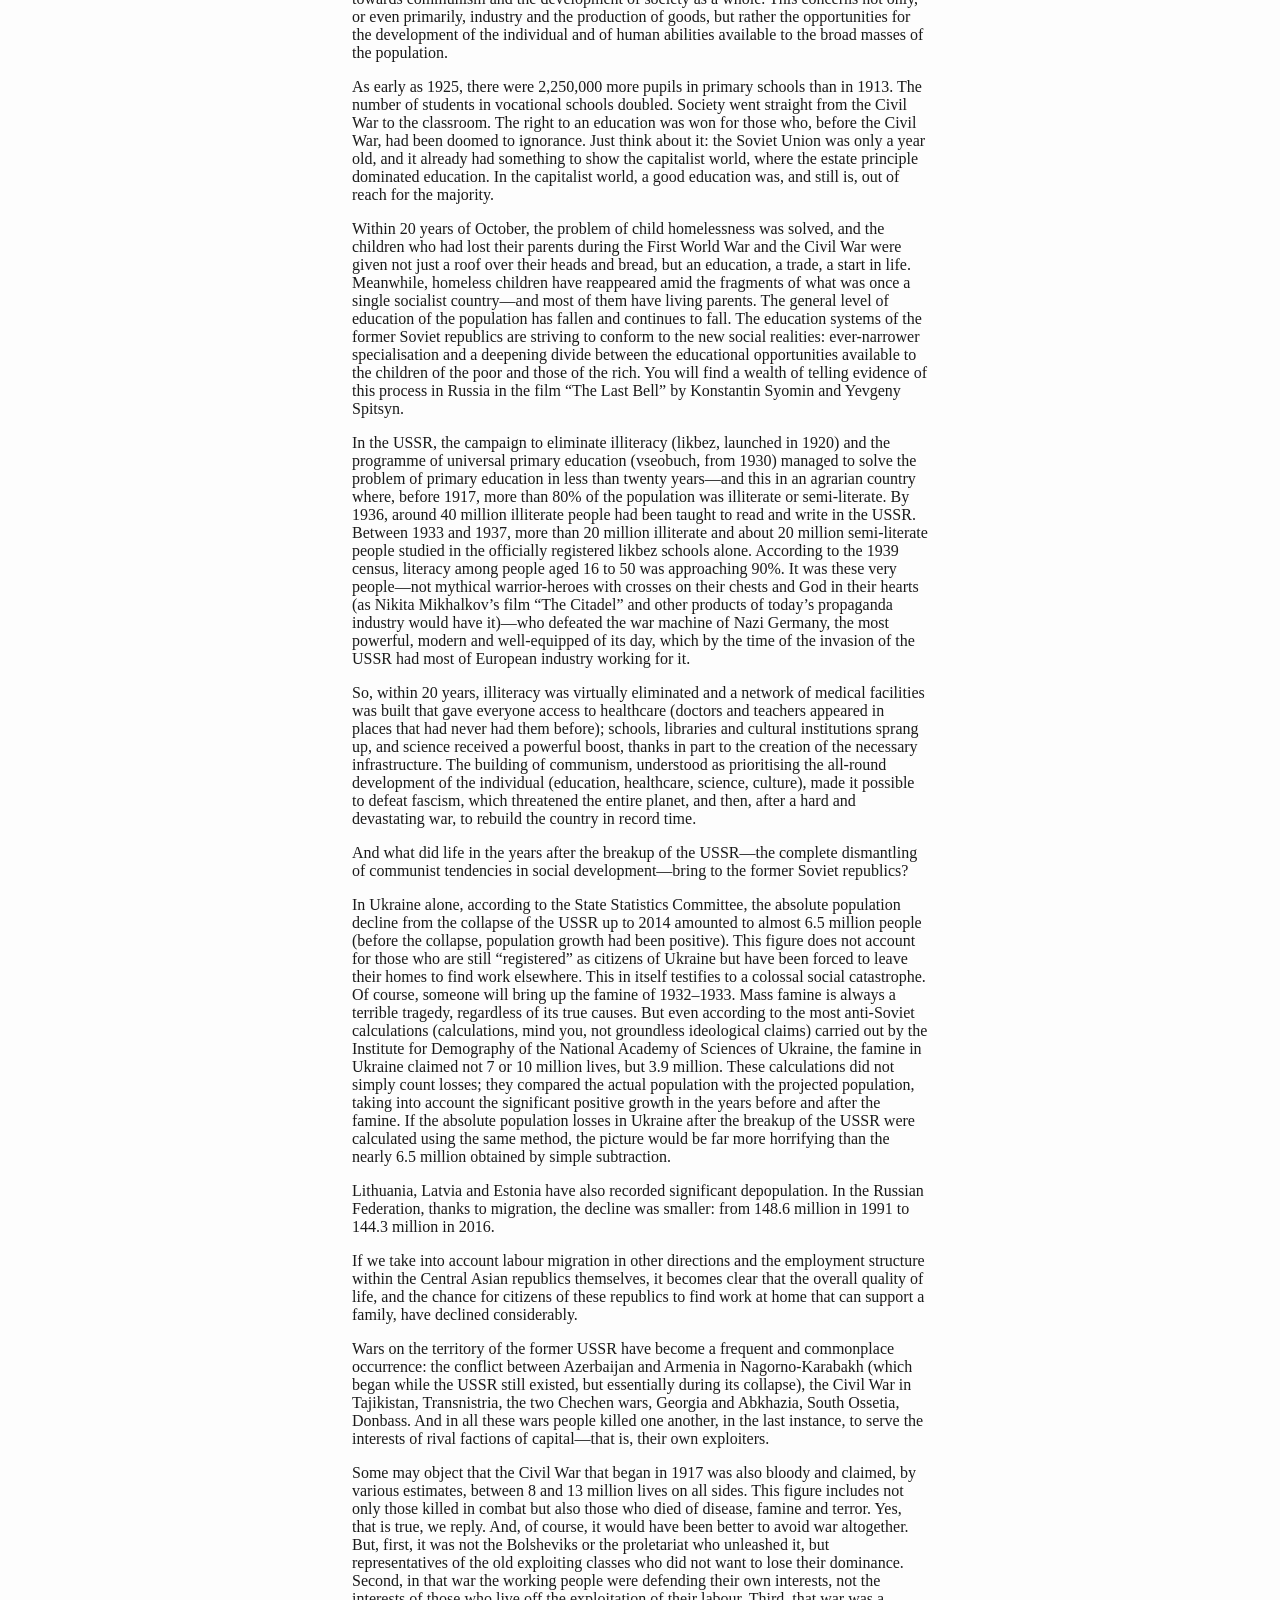
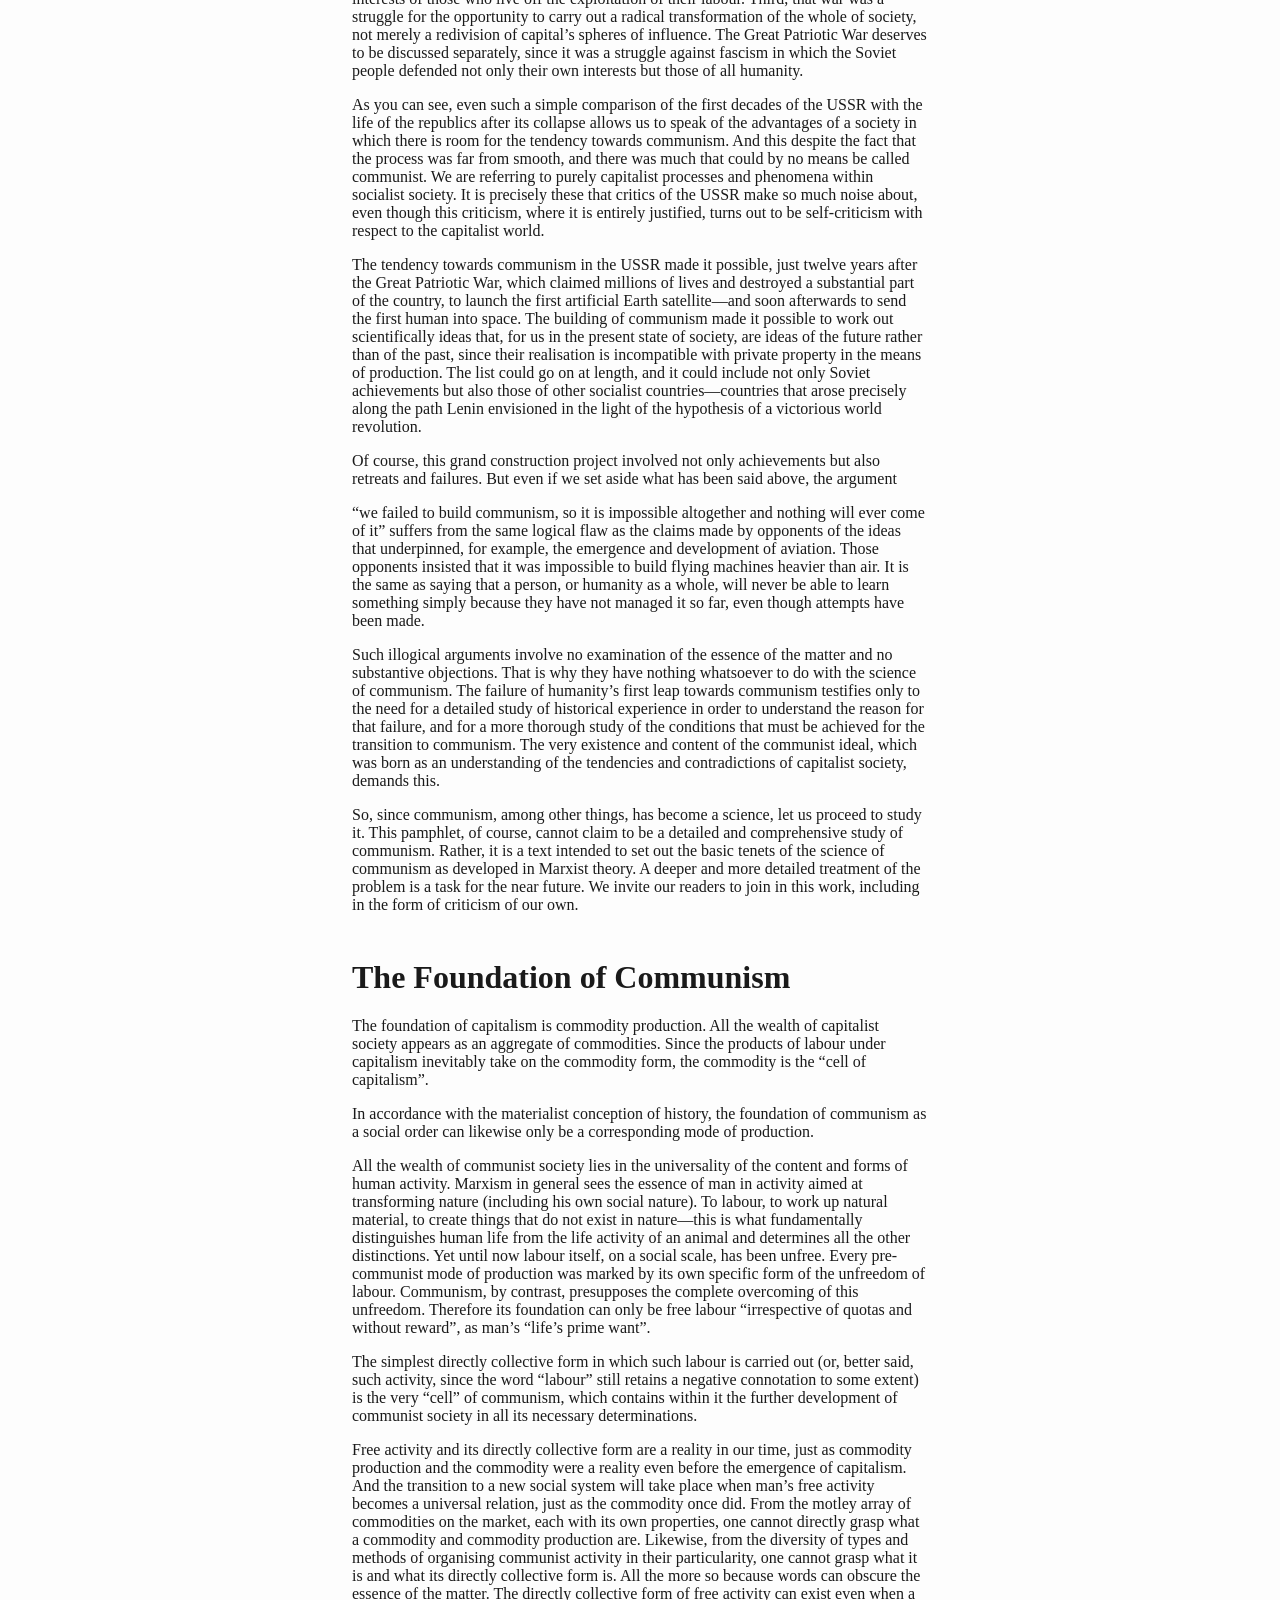
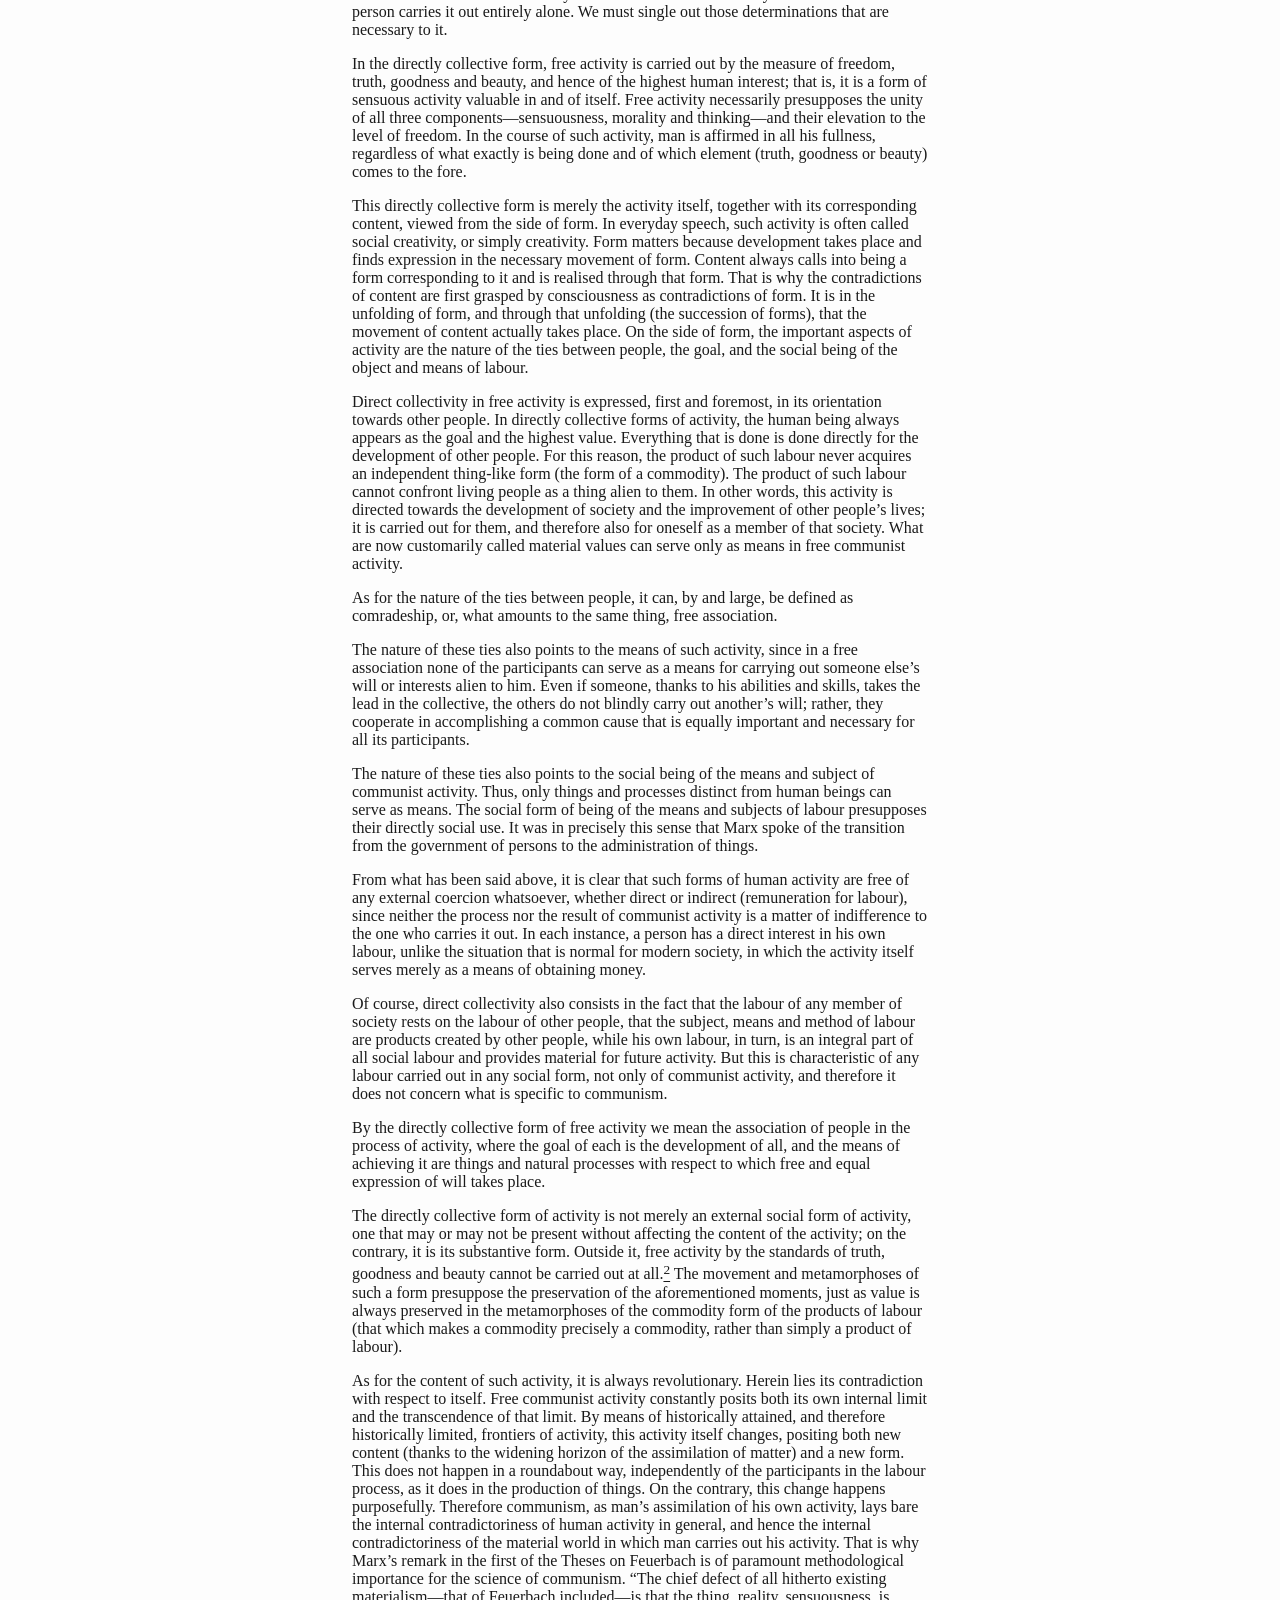
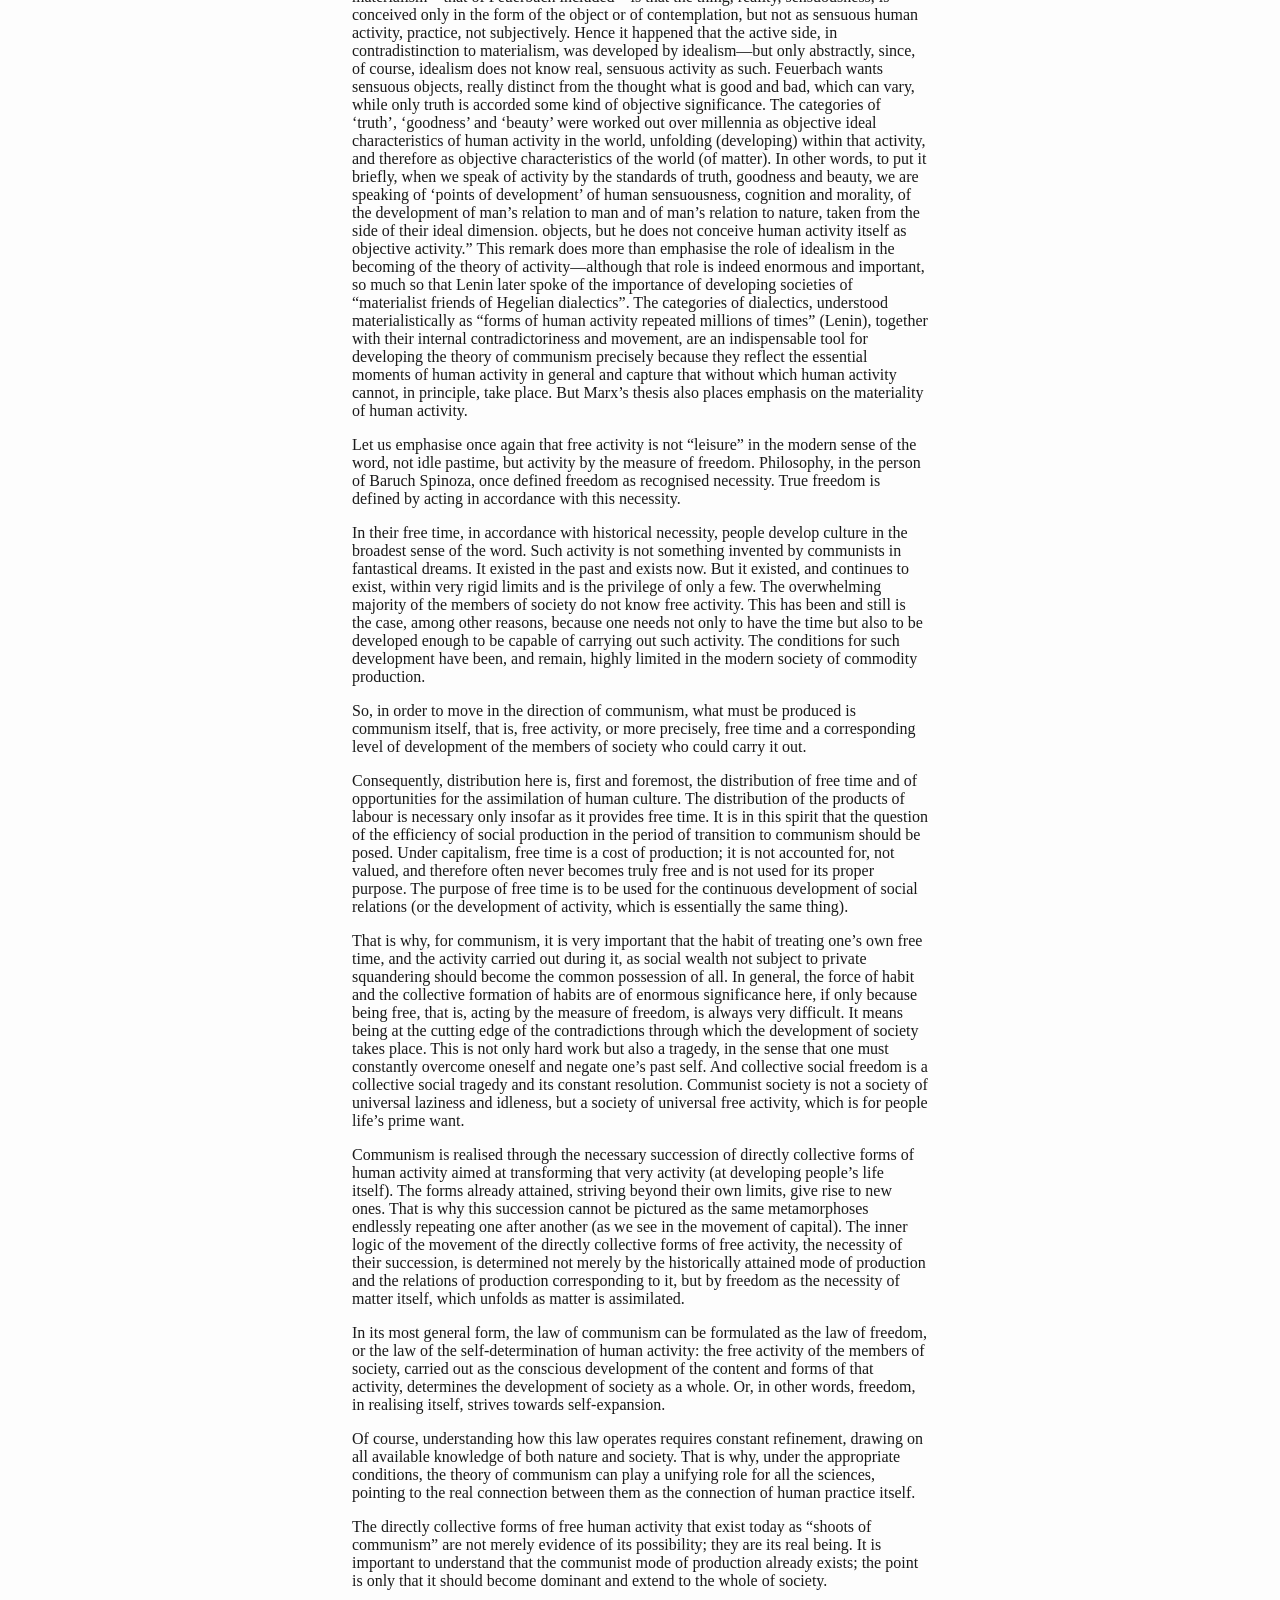
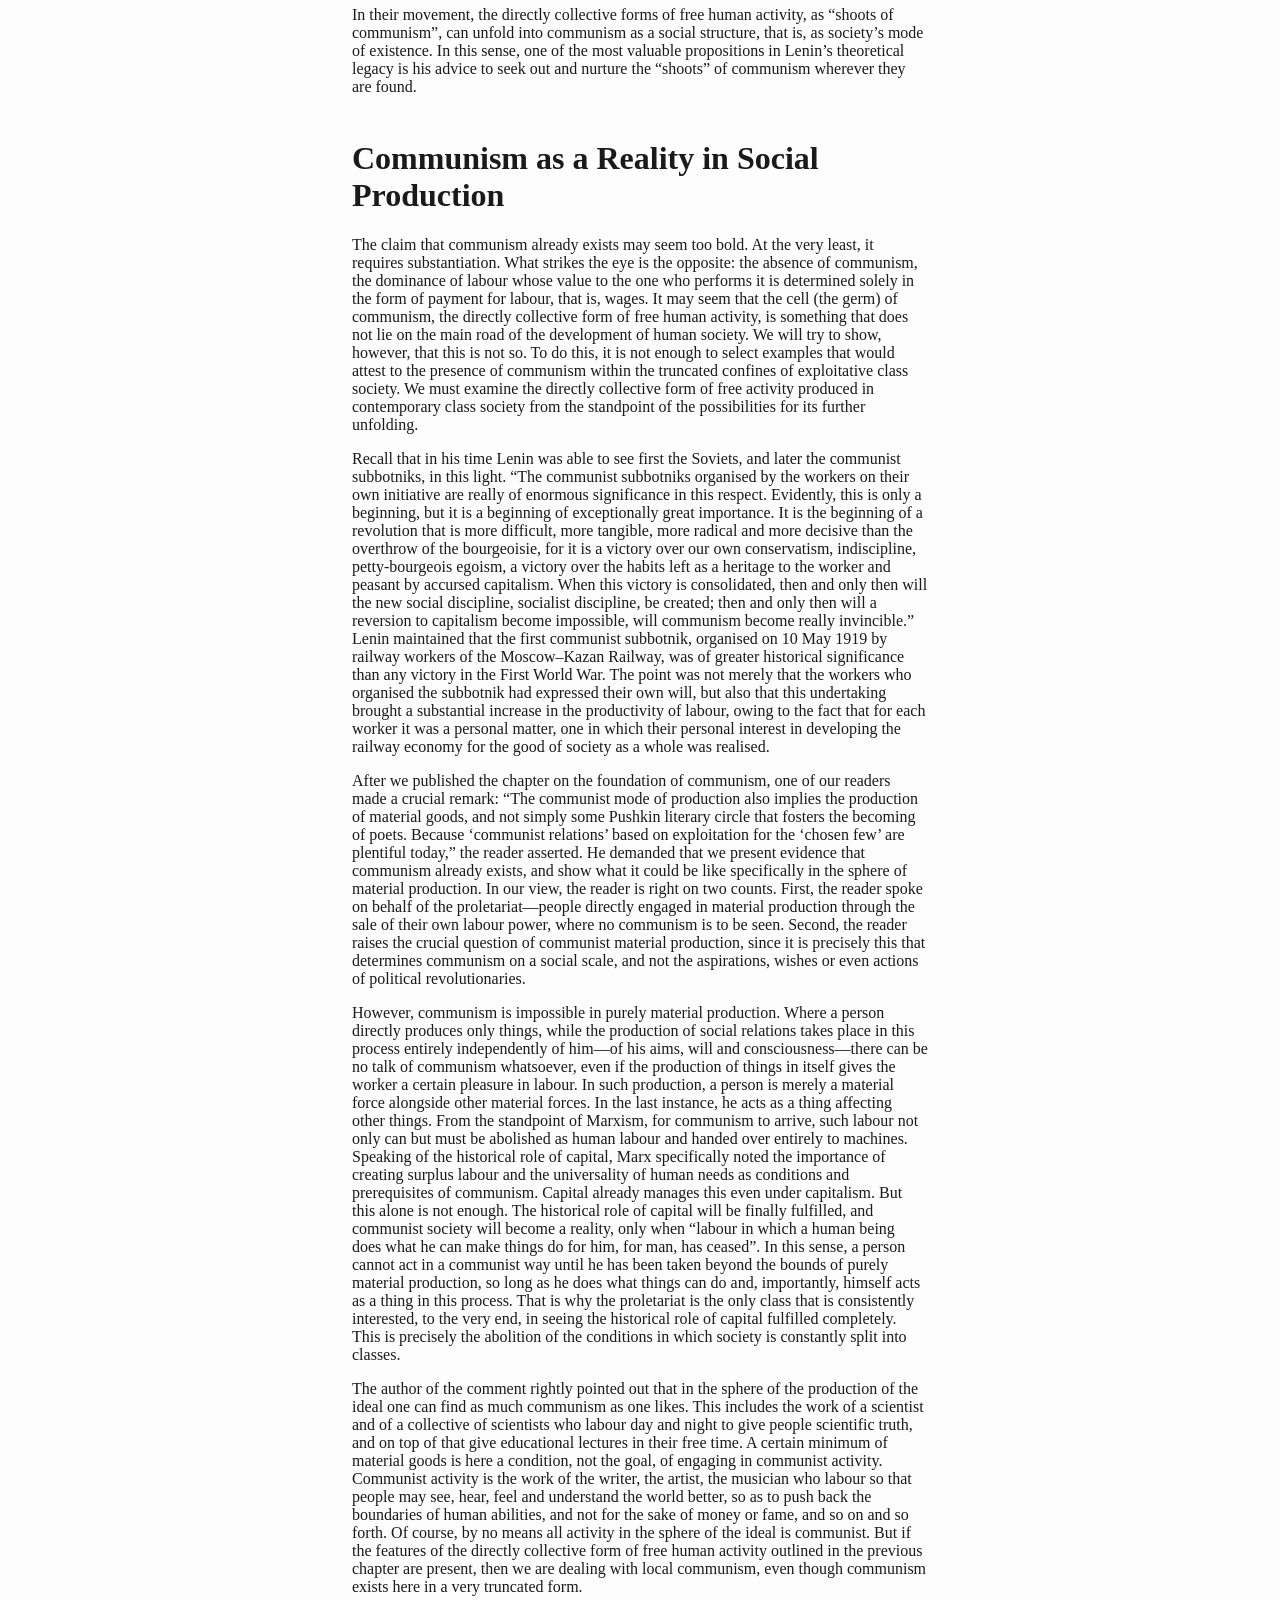
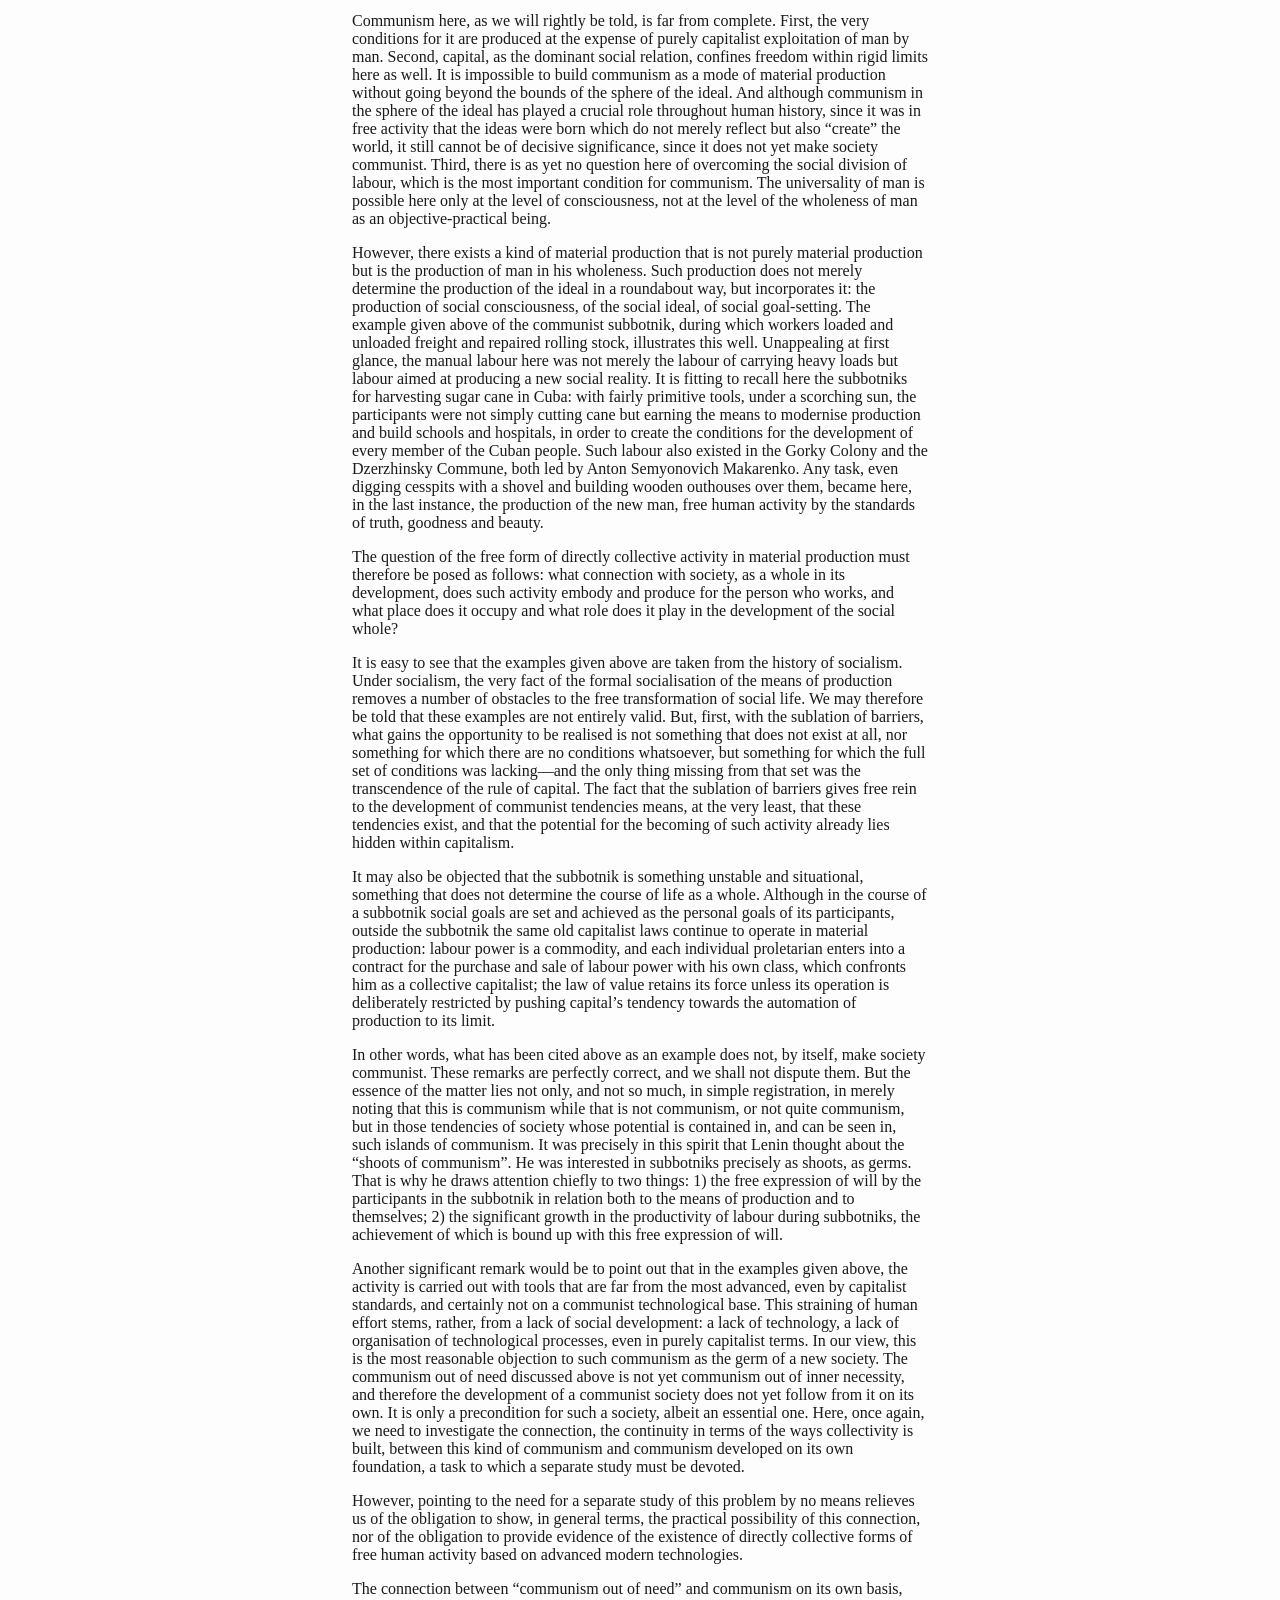
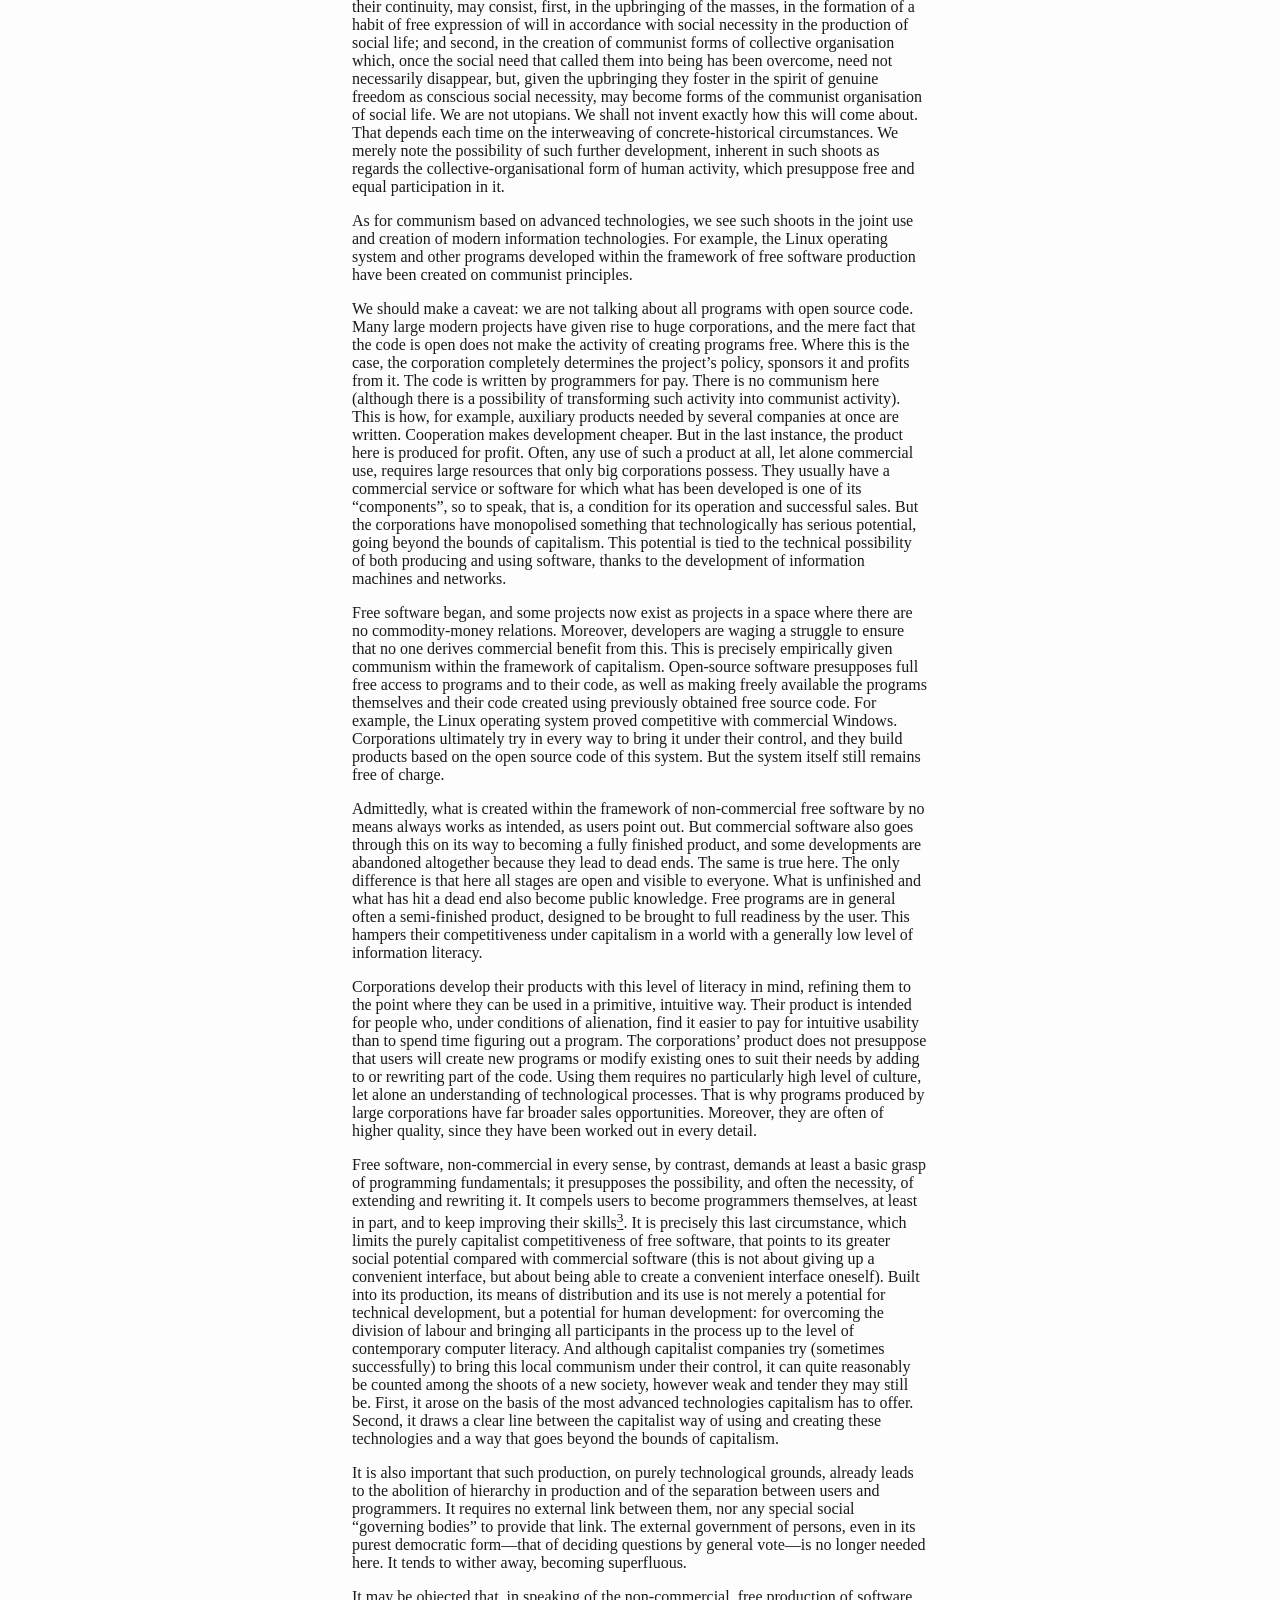
<file: results/english/what_is_communism.html>
<!DOCTYPE html>
<html xmlns="http://www.w3.org/1999/xhtml" lang="en" xml:lang="en">
<head>
  <meta charset="utf-8" />
  <meta name="generator" content="pandoc 3.11" />
  <meta name="viewport" content="width=device-width, initial-scale=1.0, user-scalable=yes" />
  <meta name="author" content="Engels Group" />
  <title>What Is Communism?</title>
  <style>

html {
color: #1a1a1a;
background-color: #fdfdfd;
}
body {
margin: 0 auto;
max-width: 36em;
padding-left: 50px;
padding-right: 50px;
padding-top: 50px;
padding-bottom: 50px;
hyphens: auto;
overflow-wrap: break-word;
text-rendering: optimizeLegibility;
font-kerning: normal;
}
@media (max-width: 600px) {
body {
font-size: 0.9em;
padding: 12px;
}
h1 {
font-size: 1.8em;
}
}
@media print {
html {
background-color: white;
}
body {
background-color: transparent;
color: black;
}
p, h2, h3 {
orphans: 3;
widows: 3;
}
h2, h3, h4 {
page-break-after: avoid;
}
}
p {
margin: 1em 0;
}
a {
color: #1a1a1a;
}
a:visited {
color: #1a1a1a;
}
img {
max-width: 100%;
}
svg {
height: auto;
max-width: 100%;
}
h1, h2, h3, h4, h5, h6 {
margin-top: 1.4em;
}
h5, h6 {
font-size: 1em;
font-style: italic;
}
h6 {
font-weight: normal;
}
ol, ul {
padding-left: 1.7em;
margin-top: 1em;
}
li > ol, li > ul {
margin-top: 0;
}
blockquote {
margin: 1em 0 1em 1.7em;
padding-left: 1em;
border-left: 2px solid #e6e6e6;
color: #606060;
}
code {
white-space: pre-wrap;
font-family: Menlo, Monaco, Consolas, 'Lucida Console', monospace;
font-size: 85%;
margin: 0;
hyphens: manual;
}
pre {
margin: 1em 0;
overflow: auto;
}
pre code {
padding: 0;
overflow: visible;
overflow-wrap: normal;
}
.sourceCode {
background-color: transparent;
overflow: visible;
}
hr {
border: none;
border-top: 1px solid #1a1a1a;
height: 1px;
margin: 1em 0;
}
table {
margin: 1em 0;
border-collapse: collapse;
width: 100%;
overflow-x: auto;
display: block;
font-variant-numeric: lining-nums tabular-nums;
}
table caption {
margin-bottom: 0.75em;
}
tbody {
margin-top: 0.5em;
border-top: 1px solid #1a1a1a;
border-bottom: 1px solid #1a1a1a;
}
th {
border-top: 1px solid #1a1a1a;
padding: 0.25em 0.5em 0.25em 0.5em;
}
td {
padding: 0.125em 0.5em 0.25em 0.5em;
}
header {
margin-bottom: 4em;
text-align: center;
}
#TOC li {
list-style: none;
}
#TOC ul {
padding-left: 1.3em;
}
#TOC > ul {
padding-left: 0;
}
#TOC a:not(:hover) {
text-decoration: none;
}
span.smallcaps{font-variant: small-caps;}
div.columns{display: flex; gap: 1.5em;}
div.column{flex: auto;}
@media screen {
div.columns{gap: min(4vw, 1.5em);}
div.column{overflow-x: auto;}
}
div.hanging-indent{margin-left: 1.5em; text-indent: -1.5em;}

ul.task-list[class]{list-style: none;}
ul.task-list li input[type="checkbox"] {
font-size: inherit;
width: 0.8em;
margin: 0 0.8em 0.2em -1.6em;
vertical-align: middle;
}
</style>
</head>
<body>
<header id="title-block-header">
<h1 class="title">What Is Communism?</h1>
<p class="author">Engels Group</p>
</header>
<nav id="TOC" role="doc-toc">
<ul>
<li><a href="#sec:01_inventing_spectacles" id="toc-sec:01_inventing_spectacles">Inventing the “Bicycle
Spectacles”</a></li>
<li><a href="#sec:02_preface" id="toc-sec:02_preface">Preface</a></li>
<li><a href="#sec:03_foundation" id="toc-sec:03_foundation">The
Foundation of Communism</a></li>
<li><a href="#sec:04_communism_reality" id="toc-sec:04_communism_reality">Communism as a Reality in Social
Production</a></li>
<li><a href="#sec:05_common_property" id="toc-sec:05_common_property">Common (Social) Property</a></li>
<li><a href="#sec:06_necessary_labour" id="toc-sec:06_necessary_labour">Necessary Labour and the Conditions for
Communist Activity</a></li>
<li><a href="#sec:07_communism_management" id="toc-sec:07_communism_management">Communism and the Management of
Social Life</a></li>
<li><a href="#sec:08_communism_personality" id="toc-sec:08_communism_personality">Communism and the
Personality</a></li>
<li><a href="#sec:09_communism_family" id="toc-sec:09_communism_family">Communism and the Family</a></li>
<li><a href="#sec:10_communism_consciousness" id="toc-sec:10_communism_consciousness">Communism and Social
Consciousness</a></li>
<li><a href="#sec:11_conclusion" id="toc-sec:11_conclusion">Conclusion</a></li>
</ul>
</nav>
<h1 id="sec:01_inventing_spectacles">Inventing the “Bicycle
Spectacles”</h1>
<p>What is communism? Where did it come from, where is it calling us,
and whom is it calling? As History has shown, all these simple questions
demand answers not once and for all, but every time they arise. As the
screenwriter Grigori Gorin put it through the mouth of “The Very Same
Munchhausen”, “love is a theorem that has to be proved every day”. It is
the same for us, except that communism will be a theorem (a theory,
even!) far more serious and far more global than love. And first we must
learn to write down correctly, under the “given” of this theorem,
everything that is genuinely present rather than merely imagined.</p>
<p>Objections to the very word “communism” are dictated by the
historical regression our society has undergone. The vulgarisation of
this concept after the collapse of the USSR, and even its transformation
into a term of abuse, came about because of the triumph of social forces
openly hostile to communism.</p>
<p>Even before the Soviet Union fell, the “blurring” of the concept had
already begun, and so some theorists spoke of the need to draw
distinctions within Soviet economics and ideology, to draw a dividing
line so as not to mistake the inertial movement of capitalism for a
communist tendency. Afterwards—because society had been plunged into the
restoration of capitalism at a time when the tradition of communist
theoretical thought had been all but lost, and the question was one of
preserving at least something of it—the problems of communism and of the
movement towards it were not specifically studied. All eyes were turned
to flourishing capitalism. Both its supporters and its opponents spoke
of it as something real, whereas communism and the movement towards it
were seen as things of the past, or, in the case of its supporters, as a
future so distant that one would first have to live long enough to see
it, and so the important thing was to focus on surviving. For decades,
communism as a theoretical problem ceased to exist.</p>
<p>Mass culture, far removed from theoretical thinking, has always
actively reproduced (and still reproduces) the consciousness of the
ruling class. This class fears and hates communism, clothing its fear
and hatred in the form of various social myths on which a second
generation is now growing up in the post-Soviet countries. Yet
mythologised representations of communism have nothing in common with
the concept of communism. Here we find the first crucial point of
“hostility” (which is not actually hostility at all). Citizens of
countries that slid into capitalism not because of foreign intervention
but “under their own steam” simply no longer know what genuine, that is,
scientific, communism is, or what the essence of the idea of communism
is. And yet the problem of communism is once again confronting them as a
practical one. And the integral theory whose trampling and neglect
played no small part in the backslide into capitalism in the USSR and
the other countries of the socialist camp needs to be revived and
explained “in plain terms” to the people whose genuine interests it
expresses. This applies not only to politically indifferent working
proletarians, but also to those who consider themselves communists, or
at least leftists—that is, to those who have politically defined
themselves as sympathetic to communism. The latter perceive communism as
some sort of “good” social order, interpreting this “good” rather at the
level of sensory representations, often “by contradiction”—as the
absence of the abominations and horrors of modern capitalist society.
But such supporters cannot give a positive answer to the question “What
is communism?” even to themselves.</p>
<p>This state of affairs is precisely what prompts us to produce this
pamphlet now, as a pair of “bicycle spectacles” that allow one to see
communism again and understand what it is. As for the opponents of
communism, we must at the very least force them to raise not foolish but
intelligent objections to communism—now scientific communism.</p>
<p>In the centenary year of October, interpretations of the role and
conduct of the Bolsheviks in 1917 were so diverse in the public sphere
that opinions and epithets predictably polarised: from noble heroes who
“saved the state” to bandits who hated and destroyed that state (and
statehood itself). But amid this polarisation the main point slipped
away: the Bolsheviks, and of course Lenin, were thinkers, and in their
actions they were guided not only by desires, preferences and so on, but
also by a theory that was the culmination of the entire preceding
development of human thought. The enemies of socialism and communism
like to call October and the subsequent socialist construction an
experiment performed by the Bolsheviks on the peoples… Well, these
enemies are far closer to the truth than friends who are far removed
from theory.</p>
<p>The Great October Revolution was precisely an experiment, provided,
of course, that one does not understand the word foolishly, as some kind
of external manipulation. Given how unprecedented it was, it could not
have been anything else. It was an experiment conducted in keeping with
every scientific tradition, for there is no experiment without a
hypothesis. And there was such a hypothesis, developed by Lenin and his
supporters and grounded in the legacy of Marx and Engels: the World
Revolution. Having begun in Russia, the proletarian revolution was meant
to stir up the industrially developed countries of Europe and set in
motion their transformation into the World Republic of Soviets. By no
means every scientific hypothesis is confirmed by experiment in its
original formulation (even though the idea that proletarian revolutions
are relevant remains broadly true today), yet even this experimental
movement along a path charted by an even partly unconfirmed hypothesis
moves science (socialism) forward.</p>
<p>The proposed metaphor simply brings us back to a different way of
seeing the revolution, War Communism, the NEP, industrialisation and so
on. It calls on us to view modern society and the trends in its
development through the prism of communism as the most important science
within the whole system of the social sciences that are needed in order
to act rationally in today’s world. It is needed so that the
revolutionary class can overcome its submission to constant
exploitation, overcome within itself the oppressed class of capitalist
society and take up its own class position, so that it can comprehend
social relations and rationally change them towards the abolition of all
oppression and of the exploitation of man by man, towards communism.</p>
<p>That is why the “bicycle spectacles” of the theory of communism,
mocked by Mayakovsky in a different context, will only help us if we
have the patience to “reinvent” them (to reproduce them): to travel
Marx’s road to the Commune and the International, Lenin’s theoretical
road to October, and then the entire Soviet road, without changing our
“means of transport”—revolutionary theory.</p>
<p>To reinvent means to make the legacy of the science of communism our
own under the present-day historical conditions we have inherited.</p>
<h1 id="sec:02_preface">Preface</h1>
<p>In his Critique of the Gotha Programme, Marx wrote: “What we have to
deal with here is a communist society, not as it has developed on its
own foundations, but, on the contrary, just as it emerges from
capitalist society; which is thus in every respect, economically,
morally and intellectually, still stamped with the birthmarks of the old
society from whose womb it emerges”, and “In a higher phase of communist
society, after the enslaving subordination of the individual to the
division of labour, and therewith also the antithesis between mental and
physical labour, has vanished; after labour has become not only a means
of life but life’s prime want; after the productive forces have also
increased with the all-round development of the individual, and all the
springs of social wealth flow more abundantly—only then can the narrow
horizon of bourgeois right be crossed in its entirety and society
inscribe on its banners: From each according to his ability, to each
according to his needs!”</p>
<p>The idea of private property and the rule of capital is opposed by
the idea of communism. In reality, the only thing that can be set
against a society in which capital rules is a communist society. But
what is communism?</p>
<p>In this pamphlet we are concerned with what Marx called the higher
phase of communism, that is, a communist society that has developed on
its own foundations, or communism as such. The lower phase of communism,
or the period of transition from capitalism to communism, which later
came historically to be known as “socialism”, will be examined later.
For now, the question is what exactly this transition is supposed to
lead to, or what communists want to obtain as a result of the
revolutionary transformation of social life.</p>
<p>What interests us here are the essential determinations that make a
society specifically communist and distinguish it from all the modes of
production and ways of conducting social life that preceded communism.
We will therefore set aside any description of technology under
communism. It may take various forms (and will, of course, change
rapidly). For example, capitalism in the age of the steam engine and
capitalism with modern digital technology differ enormously from one
another. But what makes capitalism capitalism—a society of developed
commodity production in which labour power, among other things, is a
commodity, and capital is the dominant social relation—is
characteristic, necessary and invariable for capitalism in general, in
the 19th century and the 21st alike. An understanding of these necessary
moments in their necessary interconnection is what constitutes the
concept of capitalism.</p>
<p>In exactly the same way, the concept of communism, like that of any
other object, includes only what is necessary and sufficient, in its
necessary transitions into one another, for a society to be
communist.</p>
<p>The difficulty lies in the fact that we are dealing with an object
that has not yet become a reality. History has not yet known (at least
on our planet) a communist society that has developed on its own
foundations (primitive communism is irrelevant in this case).</p>
<p>However, communism long ago became a science. The entire course of
the historical development of thought gave rise to the idea of
communism, while the course of social life, at the very least,
constantly demonstrates the limit of capitalism and the need to move to
a new foundation of social development. Capitalist crises of
overproduction are accompanied by the colossal destruction not only of
the commodities produced or of individual enterprises, but often of
entire once-thriving megacities.</p>
<p>If we consider social production as a mode of interaction between
humans and nature, it becomes obvious that it is irrational and is
inflicting harm on our planet on such a scale that the damage may become
irreparable. The production and overproduction of that same packaging,
which is excessive and pointless from the standpoint of a rational
interaction with nature but necessary for the commodity to be sold, does
enormous harm. The production of commodities themselves, which neither
enrich nor develop people, and often even cripple them, yet consume vast
quantities of resources and pollute the soil, water and air—this is the
reality of capitalism. There is no well-thought-out waste recycling
planned on the scale of society as a whole, nor any rational
distribution and use of all natural resources and productive capacities.
All of this creates the threat of an irreversible ecological
catastrophe.</p>
<p>Alongside this man-made destruction of the natural world around us
comes the degradation of humanity itself. This is not only the absolute
poverty into which a substantial portion of the world’s working people
have been plunged: people go hungry, live in unsanitary conditions, and
have no access to education or healthcare. It is also a matter of
relative impoverishment, whereby new needs are produced whose
satisfaction becomes a necessity even just to reproduce oneself as a
seller of one’s own labour power, yet the means to satisfy them are
insufficient. Engels already noted this tendency, but today, when
capitalism cannot survive without purposefully producing needs, it is
intensifying many times over and assuming alarming proportions,
especially in the periphery and semi-periphery of the capitalist world,
where, on a societal scale, labour power is not fully restored. This
undermines the very foundations of capitalist production.</p>
<p>But that is not all. In order to reproduce itself on an expanded
scale, modern capital revives and subordinates to itself pre-capitalist
forms of the exploitation of man by man. Slavery and serfdom exist in
the modern world insofar as they prove profitable and contribute to the
self-expansion of value. For example, according to ILO data published in
2014, profits from the use of slave labour worldwide exceed 150.2
billion dollars (as you can see, the profit from slavery is calculated,
and can be calculated, in purely capitalist terms rather than in kind,
as it was in the era of slaveholding).</p>
<p>Capital constantly demands room for self-expansion, and to achieve
this it must push other capital out of existing markets and redistribute
resources in its own favour. This generates conflicts not only within
states but, above all, between them, which gives rise to local military
actions and leads towards yet another world war. And when we have a
tendency towards world war (its preparation, its unfolding, its
individual flare-ups) combined with nuclear weapons, what accidents are
not possible!… At the same time, war itself gives a powerful impetus to
the development of a broad, mass, spontaneous anti-capitalist movement.
How consistent this line will be, and whether it will lead to a genuine
way beyond capitalism, is hard to say for now. In general, no one today
can guarantee that humanity will outlive capitalism. The only thing this
testifies to is the limit of development of a society in which capital
dominates.</p>
<p>That capitalism will come to an end is beyond doubt. The only
question is whether it will end together with humanity, or whether
humanity will learn to live differently. And how exactly can we live
differently, so that humanity as a whole and all its diverse components
develop not by hindering but by helping one another? The scientific
theory of communism provides the answer to this question, which is by no
means outdated but, on the contrary, burningly relevant for
humanity.</p>
<p>It is the main points of this theory that we will try to set out
here. It was developed by Marx and Engels. Later Marxist thinkers also
made their contribution to the development of the understanding of
communism. Among them, Lenin’s theoretical work deserves particular
attention.</p>
<p>The meanings of the terms “communism” and “socialism” did not become
established at once. For a long time they were used as synonyms, and
communism was sometimes even understood as preceding socialism.
Therefore, one should turn equally both to those works of Marx and
Engels in which the term “communism” is used and to those that speak of
“socialism”, provided it is clear from the substance of the text that
what is being discussed is communist society, the communist movement, or
the theory of communism. As for Lenin and other Marxists of the 20th
century, in their works, as in Marx’s later works, the terminology had
already become more or less settled. In his article “A Great Beginning”,
Lenin specifically reminds readers that “the scientific distinction
between socialism and communism is only that the first term means the
first stage of the new society arising out of capitalism, while the
second means the higher, further stage of it”. Wherever we use these
words without references or special explanations, they should be
understood according to contemporary usage.</p>
<p>As for the argument against communism that the various ideological
servants of today’s capitalist ruling class keep repeating in every
possible way—“communism is a utopia; people have already tried to build
communism, and nothing (or nothing good) came of it”—our answer is as
follows. Yes, it has not yet been possible to build a communist society,
but to say that nothing good came of the attempt is simply a lie. In
their day, the successes of the socialist Soviet Union could not be
denied even by the most zealous anti-communists, even in the USA. Those
who remember the recent history of the 20th century know very well that
society’s movement towards communism enabled all the peoples living in
the USSR to rise to heights never before seen under feudalism or
capitalism, and to do so in the shortest possible time. This is borne
out both by dry figures and calculations and by achievements in culture
that remain unsurpassed to this day.</p>
<p>If we compare the first decades<a href="#fn1" class="footnote-ref" id="fnref1" role="doc-noteref"><sup>1</sup></a> in the life of a society
moving towards communism with the same span of time in which the
“independent states” have been going their separate ways since the
collapse of the USSR, we find a direct correlation between movement
towards communism and the development of society as a whole. This
concerns not only, or even primarily, industry and the production of
goods, but rather the opportunities for the development of the
individual and of human abilities available to the broad masses of the
population.</p>
<p>As early as 1925, there were 2,250,000 more pupils in primary schools
than in 1913. The number of students in vocational schools doubled.
Society went straight from the Civil War to the classroom. The right to
an education was won for those who, before the Civil War, had been
doomed to ignorance. Just think about it: the Soviet Union was only a
year old, and it already had something to show the capitalist world,
where the estate principle dominated education. In the capitalist world,
a good education was, and still is, out of reach for the majority.</p>
<p>Within 20 years of October, the problem of child homelessness was
solved, and the children who had lost their parents during the First
World War and the Civil War were given not just a roof over their heads
and bread, but an education, a trade, a start in life. Meanwhile,
homeless children have reappeared amid the fragments of what was once a
single socialist country—and most of them have living parents. The
general level of education of the population has fallen and continues to
fall. The education systems of the former Soviet republics are striving
to conform to the new social realities: ever-narrower specialisation and
a deepening divide between the educational opportunities available to
the children of the poor and those of the rich. You will find a wealth
of telling evidence of this process in Russia in the film “The Last
Bell” by Konstantin Syomin and Yevgeny Spitsyn.</p>
<p>In the USSR, the campaign to eliminate illiteracy (likbez, launched
in 1920) and the programme of universal primary education (vseobuch,
from 1930) managed to solve the problem of primary education in less
than twenty years—and this in an agrarian country where, before 1917,
more than 80% of the population was illiterate or semi-literate. By
1936, around 40 million illiterate people had been taught to read and
write in the USSR. Between 1933 and 1937, more than 20 million
illiterate and about 20 million semi-literate people studied in the
officially registered likbez schools alone. According to the 1939
census, literacy among people aged 16 to 50 was approaching 90%. It was
these very people—not mythical warrior-heroes with crosses on their
chests and God in their hearts (as Nikita Mikhalkov’s film “The Citadel”
and other products of today’s propaganda industry would have it)—who
defeated the war machine of Nazi Germany, the most powerful, modern and
well-equipped of its day, which by the time of the invasion of the USSR
had most of European industry working for it.</p>
<p>So, within 20 years, illiteracy was virtually eliminated and a
network of medical facilities was built that gave everyone access to
healthcare (doctors and teachers appeared in places that had never had
them before); schools, libraries and cultural institutions sprang up,
and science received a powerful boost, thanks in part to the creation of
the necessary infrastructure. The building of communism, understood as
prioritising the all-round development of the individual (education,
healthcare, science, culture), made it possible to defeat fascism, which
threatened the entire planet, and then, after a hard and devastating
war, to rebuild the country in record time.</p>
<p>And what did life in the years after the breakup of the USSR—the
complete dismantling of communist tendencies in social development—bring
to the former Soviet republics?</p>
<p>In Ukraine alone, according to the State Statistics Committee, the
absolute population decline from the collapse of the USSR up to 2014
amounted to almost 6.5 million people (before the collapse, population
growth had been positive). This figure does not account for those who
are still “registered” as citizens of Ukraine but have been forced to
leave their homes to find work elsewhere. This in itself testifies to a
colossal social catastrophe. Of course, someone will bring up the famine
of 1932–1933. Mass famine is always a terrible tragedy, regardless of
its true causes. But even according to the most anti-Soviet calculations
(calculations, mind you, not groundless ideological claims) carried out
by the Institute for Demography of the National Academy of Sciences of
Ukraine, the famine in Ukraine claimed not 7 or 10 million lives, but
3.9 million. These calculations did not simply count losses; they
compared the actual population with the projected population, taking
into account the significant positive growth in the years before and
after the famine. If the absolute population losses in Ukraine after the
breakup of the USSR were calculated using the same method, the picture
would be far more horrifying than the nearly 6.5 million obtained by
simple subtraction.</p>
<p>Lithuania, Latvia and Estonia have also recorded significant
depopulation. In the Russian Federation, thanks to migration, the
decline was smaller: from 148.6 million in 1991 to 144.3 million in
2016.</p>
<p>If we take into account labour migration in other directions and the
employment structure within the Central Asian republics themselves, it
becomes clear that the overall quality of life, and the chance for
citizens of these republics to find work at home that can support a
family, have declined considerably.</p>
<p>Wars on the territory of the former USSR have become a frequent and
commonplace occurrence: the conflict between Azerbaijan and Armenia in
Nagorno-Karabakh (which began while the USSR still existed, but
essentially during its collapse), the Civil War in Tajikistan,
Transnistria, the two Chechen wars, Georgia and Abkhazia, South Ossetia,
Donbass. And in all these wars people killed one another, in the last
instance, to serve the interests of rival factions of capital—that is,
their own exploiters.</p>
<p>Some may object that the Civil War that began in 1917 was also bloody
and claimed, by various estimates, between 8 and 13 million lives on all
sides. This figure includes not only those killed in combat but also
those who died of disease, famine and terror. Yes, that is true, we
reply. And, of course, it would have been better to avoid war
altogether. But, first, it was not the Bolsheviks or the proletariat who
unleashed it, but representatives of the old exploiting classes who did
not want to lose their dominance. Second, in that war the working people
were defending their own interests, not the interests of those who live
off the exploitation of their labour. Third, that war was a struggle for
the opportunity to carry out a radical transformation of the whole of
society, not merely a redivision of capital’s spheres of influence. The
Great Patriotic War deserves to be discussed separately, since it was a
struggle against fascism in which the Soviet people defended not only
their own interests but those of all humanity.</p>
<p>As you can see, even such a simple comparison of the first decades of
the USSR with the life of the republics after its collapse allows us to
speak of the advantages of a society in which there is room for the
tendency towards communism. And this despite the fact that the process
was far from smooth, and there was much that could by no means be called
communist. We are referring to purely capitalist processes and phenomena
within socialist society. It is precisely these that critics of the USSR
make so much noise about, even though this criticism, where it is
entirely justified, turns out to be self-criticism with respect to the
capitalist world.</p>
<p>The tendency towards communism in the USSR made it possible, just
twelve years after the Great Patriotic War, which claimed millions of
lives and destroyed a substantial part of the country, to launch the
first artificial Earth satellite—and soon afterwards to send the first
human into space. The building of communism made it possible to work out
scientifically ideas that, for us in the present state of society, are
ideas of the future rather than of the past, since their realisation is
incompatible with private property in the means of production. The list
could go on at length, and it could include not only Soviet achievements
but also those of other socialist countries—countries that arose
precisely along the path Lenin envisioned in the light of the hypothesis
of a victorious world revolution.</p>
<p>Of course, this grand construction project involved not only
achievements but also retreats and failures. But even if we set aside
what has been said above, the argument</p>
<p>“we failed to build communism, so it is impossible altogether and
nothing will ever come of it” suffers from the same logical flaw as the
claims made by opponents of the ideas that underpinned, for example, the
emergence and development of aviation. Those opponents insisted that it
was impossible to build flying machines heavier than air. It is the same
as saying that a person, or humanity as a whole, will never be able to
learn something simply because they have not managed it so far, even
though attempts have been made.</p>
<p>Such illogical arguments involve no examination of the essence of the
matter and no substantive objections. That is why they have nothing
whatsoever to do with the science of communism. The failure of
humanity’s first leap towards communism testifies only to the need for a
detailed study of historical experience in order to understand the
reason for that failure, and for a more thorough study of the conditions
that must be achieved for the transition to communism. The very
existence and content of the communist ideal, which was born as an
understanding of the tendencies and contradictions of capitalist
society, demands this.</p>
<p>So, since communism, among other things, has become a science, let us
proceed to study it. This pamphlet, of course, cannot claim to be a
detailed and comprehensive study of communism. Rather, it is a text
intended to set out the basic tenets of the science of communism as
developed in Marxist theory. A deeper and more detailed treatment of the
problem is a task for the near future. We invite our readers to join in
this work, including in the form of criticism of our own.</p>
<h1 id="sec:03_foundation">The Foundation of Communism</h1>
<p>The foundation of capitalism is commodity production. All the wealth
of capitalist society appears as an aggregate of commodities. Since the
products of labour under capitalism inevitably take on the commodity
form, the commodity is the “cell of capitalism”.</p>
<p>In accordance with the materialist conception of history, the
foundation of communism as a social order can likewise only be a
corresponding mode of production.</p>
<p>All the wealth of communist society lies in the universality of the
content and forms of human activity. Marxism in general sees the essence
of man in activity aimed at transforming nature (including his own
social nature). To labour, to work up natural material, to create things
that do not exist in nature—this is what fundamentally distinguishes
human life from the life activity of an animal and determines all the
other distinctions. Yet until now labour itself, on a social scale, has
been unfree. Every pre-communist mode of production was marked by its
own specific form of the unfreedom of labour. Communism, by contrast,
presupposes the complete overcoming of this unfreedom. Therefore its
foundation can only be free labour “irrespective of quotas and without
reward”, as man’s “life’s prime want”.</p>
<p>The simplest directly collective form in which such labour is carried
out (or, better said, such activity, since the word “labour” still
retains a negative connotation to some extent) is the very “cell” of
communism, which contains within it the further development of communist
society in all its necessary determinations.</p>
<p>Free activity and its directly collective form are a reality in our
time, just as commodity production and the commodity were a reality even
before the emergence of capitalism. And the transition to a new social
system will take place when man’s free activity becomes a universal
relation, just as the commodity once did. From the motley array of
commodities on the market, each with its own properties, one cannot
directly grasp what a commodity and commodity production are. Likewise,
from the diversity of types and methods of organising communist activity
in their particularity, one cannot grasp what it is and what its
directly collective form is. All the more so because words can obscure
the essence of the matter. The directly collective form of free activity
can exist even when a person carries it out entirely alone. We must
single out those determinations that are necessary to it.</p>
<p>In the directly collective form, free activity is carried out by the
measure of freedom, truth, goodness and beauty, and hence of the highest
human interest; that is, it is a form of sensuous activity valuable in
and of itself. Free activity necessarily presupposes the unity of all
three components—sensuousness, morality and thinking—and their elevation
to the level of freedom. In the course of such activity, man is affirmed
in all his fullness, regardless of what exactly is being done and of
which element (truth, goodness or beauty) comes to the fore.</p>
<p>This directly collective form is merely the activity itself, together
with its corresponding content, viewed from the side of form. In
everyday speech, such activity is often called social creativity, or
simply creativity. Form matters because development takes place and
finds expression in the necessary movement of form. Content always calls
into being a form corresponding to it and is realised through that form.
That is why the contradictions of content are first grasped by
consciousness as contradictions of form. It is in the unfolding of form,
and through that unfolding (the succession of forms), that the movement
of content actually takes place. On the side of form, the important
aspects of activity are the nature of the ties between people, the goal,
and the social being of the object and means of labour.</p>
<p>Direct collectivity in free activity is expressed, first and
foremost, in its orientation towards other people. In directly
collective forms of activity, the human being always appears as the goal
and the highest value. Everything that is done is done directly for the
development of other people. For this reason, the product of such labour
never acquires an independent thing-like form (the form of a commodity).
The product of such labour cannot confront living people as a thing
alien to them. In other words, this activity is directed towards the
development of society and the improvement of other people’s lives; it
is carried out for them, and therefore also for oneself as a member of
that society. What are now customarily called material values can serve
only as means in free communist activity.</p>
<p>As for the nature of the ties between people, it can, by and large,
be defined as comradeship, or, what amounts to the same thing, free
association.</p>
<p>The nature of these ties also points to the means of such activity,
since in a free association none of the participants can serve as a
means for carrying out someone else’s will or interests alien to him.
Even if someone, thanks to his abilities and skills, takes the lead in
the collective, the others do not blindly carry out another’s will;
rather, they cooperate in accomplishing a common cause that is equally
important and necessary for all its participants.</p>
<p>The nature of these ties also points to the social being of the means
and subject of communist activity. Thus, only things and processes
distinct from human beings can serve as means. The social form of being
of the means and subjects of labour presupposes their directly social
use. It was in precisely this sense that Marx spoke of the transition
from the government of persons to the administration of things.</p>
<p>From what has been said above, it is clear that such forms of human
activity are free of any external coercion whatsoever, whether direct or
indirect (remuneration for labour), since neither the process nor the
result of communist activity is a matter of indifference to the one who
carries it out. In each instance, a person has a direct interest in his
own labour, unlike the situation that is normal for modern society, in
which the activity itself serves merely as a means of obtaining
money.</p>
<p>Of course, direct collectivity also consists in the fact that the
labour of any member of society rests on the labour of other people,
that the subject, means and method of labour are products created by
other people, while his own labour, in turn, is an integral part of all
social labour and provides material for future activity. But this is
characteristic of any labour carried out in any social form, not only of
communist activity, and therefore it does not concern what is specific
to communism.</p>
<p>By the directly collective form of free activity we mean the
association of people in the process of activity, where the goal of each
is the development of all, and the means of achieving it are things and
natural processes with respect to which free and equal expression of
will takes place.</p>
<p>The directly collective form of activity is not merely an external
social form of activity, one that may or may not be present without
affecting the content of the activity; on the contrary, it is its
substantive form. Outside it, free activity by the standards of truth,
goodness and beauty cannot be carried out at all.<a href="#fn2" class="footnote-ref" id="fnref2" role="doc-noteref"><sup>2</sup></a> The
movement and metamorphoses of such a form presuppose the preservation of
the aforementioned moments, just as value is always preserved in the
metamorphoses of the commodity form of the products of labour (that
which makes a commodity precisely a commodity, rather than simply a
product of labour).</p>
<p>As for the content of such activity, it is always revolutionary.
Herein lies its contradiction with respect to itself. Free communist
activity constantly posits both its own internal limit and the
transcendence of that limit. By means of historically attained, and
therefore historically limited, frontiers of activity, this activity
itself changes, positing both new content (thanks to the widening
horizon of the assimilation of matter) and a new form. This does not
happen in a roundabout way, independently of the participants in the
labour process, as it does in the production of things. On the contrary,
this change happens purposefully. Therefore communism, as man’s
assimilation of his own activity, lays bare the internal
contradictoriness of human activity in general, and hence the internal
contradictoriness of the material world in which man carries out his
activity. That is why Marx’s remark in the first of the Theses on
Feuerbach is of paramount methodological importance for the science of
communism. “The chief defect of all hitherto existing materialism—that
of Feuerbach included—is that the thing, reality, sensuousness, is
conceived only in the form of the object or of contemplation, but not as
sensuous human activity, practice, not subjectively. Hence it happened
that the active side, in contradistinction to materialism, was developed
by idealism—but only abstractly, since, of course, idealism does not
know real, sensuous activity as such. Feuerbach wants sensuous objects,
really distinct from the thought what is good and bad, which can vary,
while only truth is accorded some kind of objective significance. The
categories of ‘truth’, ‘goodness’ and ‘beauty’ were worked out over
millennia as objective ideal characteristics of human activity in the
world, unfolding (developing) within that activity, and therefore as
objective characteristics of the world (of matter). In other words, to
put it briefly, when we speak of activity by the standards of truth,
goodness and beauty, we are speaking of ‘points of development’ of human
sensuousness, cognition and morality, of the development of man’s
relation to man and of man’s relation to nature, taken from the side of
their ideal dimension. objects, but he does not conceive human activity
itself as objective activity.” This remark does more than emphasise the
role of idealism in the becoming of the theory of activity—although that
role is indeed enormous and important, so much so that Lenin later spoke
of the importance of developing societies of “materialist friends of
Hegelian dialectics”. The categories of dialectics, understood
materialistically as “forms of human activity repeated millions of
times” (Lenin), together with their internal contradictoriness and
movement, are an indispensable tool for developing the theory of
communism precisely because they reflect the essential moments of human
activity in general and capture that without which human activity
cannot, in principle, take place. But Marx’s thesis also places emphasis
on the materiality of human activity.</p>
<p>Let us emphasise once again that free activity is not “leisure” in
the modern sense of the word, not idle pastime, but activity by the
measure of freedom. Philosophy, in the person of Baruch Spinoza, once
defined freedom as recognised necessity. True freedom is defined by
acting in accordance with this necessity.</p>
<p>In their free time, in accordance with historical necessity, people
develop culture in the broadest sense of the word. Such activity is not
something invented by communists in fantastical dreams. It existed in
the past and exists now. But it existed, and continues to exist, within
very rigid limits and is the privilege of only a few. The overwhelming
majority of the members of society do not know free activity. This has
been and still is the case, among other reasons, because one needs not
only to have the time but also to be developed enough to be capable of
carrying out such activity. The conditions for such development have
been, and remain, highly limited in the modern society of commodity
production.</p>
<p>So, in order to move in the direction of communism, what must be
produced is communism itself, that is, free activity, or more precisely,
free time and a corresponding level of development of the members of
society who could carry it out.</p>
<p>Consequently, distribution here is, first and foremost, the
distribution of free time and of opportunities for the assimilation of
human culture. The distribution of the products of labour is necessary
only insofar as it provides free time. It is in this spirit that the
question of the efficiency of social production in the period of
transition to communism should be posed. Under capitalism, free time is
a cost of production; it is not accounted for, not valued, and therefore
often never becomes truly free and is not used for its proper purpose.
The purpose of free time is to be used for the continuous development of
social relations (or the development of activity, which is essentially
the same thing).</p>
<p>That is why, for communism, it is very important that the habit of
treating one’s own free time, and the activity carried out during it, as
social wealth not subject to private squandering should become the
common possession of all. In general, the force of habit and the
collective formation of habits are of enormous significance here, if
only because being free, that is, acting by the measure of freedom, is
always very difficult. It means being at the cutting edge of the
contradictions through which the development of society takes place.
This is not only hard work but also a tragedy, in the sense that one
must constantly overcome oneself and negate one’s past self. And
collective social freedom is a collective social tragedy and its
constant resolution. Communist society is not a society of universal
laziness and idleness, but a society of universal free activity, which
is for people life’s prime want.</p>
<p>Communism is realised through the necessary succession of directly
collective forms of human activity aimed at transforming that very
activity (at developing people’s life itself). The forms already
attained, striving beyond their own limits, give rise to new ones. That
is why this succession cannot be pictured as the same metamorphoses
endlessly repeating one after another (as we see in the movement of
capital). The inner logic of the movement of the directly collective
forms of free activity, the necessity of their succession, is determined
not merely by the historically attained mode of production and the
relations of production corresponding to it, but by freedom as the
necessity of matter itself, which unfolds as matter is assimilated.</p>
<p>In its most general form, the law of communism can be formulated as
the law of freedom, or the law of the self-determination of human
activity: the free activity of the members of society, carried out as
the conscious development of the content and forms of that activity,
determines the development of society as a whole. Or, in other words,
freedom, in realising itself, strives towards self-expansion.</p>
<p>Of course, understanding how this law operates requires constant
refinement, drawing on all available knowledge of both nature and
society. That is why, under the appropriate conditions, the theory of
communism can play a unifying role for all the sciences, pointing to the
real connection between them as the connection of human practice
itself.</p>
<p>The directly collective forms of free human activity that exist today
as “shoots of communism” are not merely evidence of its possibility;
they are its real being. It is important to understand that the
communist mode of production already exists; the point is only that it
should become dominant and extend to the whole of society.</p>
<p>In their movement, the directly collective forms of free human
activity, as “shoots of communism”, can unfold into communism as a
social structure, that is, as society’s mode of existence. In this
sense, one of the most valuable propositions in Lenin’s theoretical
legacy is his advice to seek out and nurture the “shoots” of communism
wherever they are found.</p>
<h1 id="sec:04_communism_reality">Communism as a Reality in Social
Production</h1>
<p>The claim that communism already exists may seem too bold. At the
very least, it requires substantiation. What strikes the eye is the
opposite: the absence of communism, the dominance of labour whose value
to the one who performs it is determined solely in the form of payment
for labour, that is, wages. It may seem that the cell (the germ) of
communism, the directly collective form of free human activity, is
something that does not lie on the main road of the development of human
society. We will try to show, however, that this is not so. To do this,
it is not enough to select examples that would attest to the presence of
communism within the truncated confines of exploitative class society.
We must examine the directly collective form of free activity produced
in contemporary class society from the standpoint of the possibilities
for its further unfolding.</p>
<p>Recall that in his time Lenin was able to see first the Soviets, and
later the communist subbotniks, in this light. “The communist subbotniks
organised by the workers on their own initiative are really of enormous
significance in this respect. Evidently, this is only a beginning, but
it is a beginning of exceptionally great importance. It is the beginning
of a revolution that is more difficult, more tangible, more radical and
more decisive than the overthrow of the bourgeoisie, for it is a victory
over our own conservatism, indiscipline, petty-bourgeois egoism, a
victory over the habits left as a heritage to the worker and peasant by
accursed capitalism. When this victory is consolidated, then and only
then will the new social discipline, socialist discipline, be created;
then and only then will a reversion to capitalism become impossible,
will communism become really invincible.” Lenin maintained that the
first communist subbotnik, organised on 10 May 1919 by railway workers
of the Moscow–Kazan Railway, was of greater historical significance than
any victory in the First World War. The point was not merely that the
workers who organised the subbotnik had expressed their own will, but
also that this undertaking brought a substantial increase in the
productivity of labour, owing to the fact that for each worker it was a
personal matter, one in which their personal interest in developing the
railway economy for the good of society as a whole was realised.</p>
<p>After we published the chapter on the foundation of communism, one of
our readers made a crucial remark: “The communist mode of production
also implies the production of material goods, and not simply some
Pushkin literary circle that fosters the becoming of poets. Because
‘communist relations’ based on exploitation for the ‘chosen few’ are
plentiful today,” the reader asserted. He demanded that we present
evidence that communism already exists, and show what it could be like
specifically in the sphere of material production. In our view, the
reader is right on two counts. First, the reader spoke on behalf of the
proletariat—people directly engaged in material production through the
sale of their own labour power, where no communism is to be seen.
Second, the reader raises the crucial question of communist material
production, since it is precisely this that determines communism on a
social scale, and not the aspirations, wishes or even actions of
political revolutionaries.</p>
<p>However, communism is impossible in purely material production. Where
a person directly produces only things, while the production of social
relations takes place in this process entirely independently of him—of
his aims, will and consciousness—there can be no talk of communism
whatsoever, even if the production of things in itself gives the worker
a certain pleasure in labour. In such production, a person is merely a
material force alongside other material forces. In the last instance, he
acts as a thing affecting other things. From the standpoint of Marxism,
for communism to arrive, such labour not only can but must be abolished
as human labour and handed over entirely to machines. Speaking of the
historical role of capital, Marx specifically noted the importance of
creating surplus labour and the universality of human needs as
conditions and prerequisites of communism. Capital already manages this
even under capitalism. But this alone is not enough. The historical role
of capital will be finally fulfilled, and communist society will become
a reality, only when “labour in which a human being does what he can
make things do for him, for man, has ceased”. In this sense, a person
cannot act in a communist way until he has been taken beyond the bounds
of purely material production, so long as he does what things can do
and, importantly, himself acts as a thing in this process. That is why
the proletariat is the only class that is consistently interested, to
the very end, in seeing the historical role of capital fulfilled
completely. This is precisely the abolition of the conditions in which
society is constantly split into classes.</p>
<p>The author of the comment rightly pointed out that in the sphere of
the production of the ideal one can find as much communism as one likes.
This includes the work of a scientist and of a collective of scientists
who labour day and night to give people scientific truth, and on top of
that give educational lectures in their free time. A certain minimum of
material goods is here a condition, not the goal, of engaging in
communist activity. Communist activity is the work of the writer, the
artist, the musician who labour so that people may see, hear, feel and
understand the world better, so as to push back the boundaries of human
abilities, and not for the sake of money or fame, and so on and so
forth. Of course, by no means all activity in the sphere of the ideal is
communist. But if the features of the directly collective form of free
human activity outlined in the previous chapter are present, then we are
dealing with local communism, even though communism exists here in a
very truncated form.</p>
<p>Communism here, as we will rightly be told, is far from complete.
First, the very conditions for it are produced at the expense of purely
capitalist exploitation of man by man. Second, capital, as the dominant
social relation, confines freedom within rigid limits here as well. It
is impossible to build communism as a mode of material production
without going beyond the bounds of the sphere of the ideal. And although
communism in the sphere of the ideal has played a crucial role
throughout human history, since it was in free activity that the ideas
were born which do not merely reflect but also “create” the world, it
still cannot be of decisive significance, since it does not yet make
society communist. Third, there is as yet no question here of overcoming
the social division of labour, which is the most important condition for
communism. The universality of man is possible here only at the level of
consciousness, not at the level of the wholeness of man as an
objective-practical being.</p>
<p>However, there exists a kind of material production that is not
purely material production but is the production of man in his
wholeness. Such production does not merely determine the production of
the ideal in a roundabout way, but incorporates it: the production of
social consciousness, of the social ideal, of social goal-setting. The
example given above of the communist subbotnik, during which workers
loaded and unloaded freight and repaired rolling stock, illustrates this
well. Unappealing at first glance, the manual labour here was not merely
the labour of carrying heavy loads but labour aimed at producing a new
social reality. It is fitting to recall here the subbotniks for
harvesting sugar cane in Cuba: with fairly primitive tools, under a
scorching sun, the participants were not simply cutting cane but earning
the means to modernise production and build schools and hospitals, in
order to create the conditions for the development of every member of
the Cuban people. Such labour also existed in the Gorky Colony and the
Dzerzhinsky Commune, both led by Anton Semyonovich Makarenko. Any task,
even digging cesspits with a shovel and building wooden outhouses over
them, became here, in the last instance, the production of the new man,
free human activity by the standards of truth, goodness and beauty.</p>
<p>The question of the free form of directly collective activity in
material production must therefore be posed as follows: what connection
with society, as a whole in its development, does such activity embody
and produce for the person who works, and what place does it occupy and
what role does it play in the development of the social whole?</p>
<p>It is easy to see that the examples given above are taken from the
history of socialism. Under socialism, the very fact of the formal
socialisation of the means of production removes a number of obstacles
to the free transformation of social life. We may therefore be told that
these examples are not entirely valid. But, first, with the sublation of
barriers, what gains the opportunity to be realised is not something
that does not exist at all, nor something for which there are no
conditions whatsoever, but something for which the full set of
conditions was lacking—and the only thing missing from that set was the
transcendence of the rule of capital. The fact that the sublation of
barriers gives free rein to the development of communist tendencies
means, at the very least, that these tendencies exist, and that the
potential for the becoming of such activity already lies hidden within
capitalism.</p>
<p>It may also be objected that the subbotnik is something unstable and
situational, something that does not determine the course of life as a
whole. Although in the course of a subbotnik social goals are set and
achieved as the personal goals of its participants, outside the
subbotnik the same old capitalist laws continue to operate in material
production: labour power is a commodity, and each individual proletarian
enters into a contract for the purchase and sale of labour power with
his own class, which confronts him as a collective capitalist; the law
of value retains its force unless its operation is deliberately
restricted by pushing capital’s tendency towards the automation of
production to its limit.</p>
<p>In other words, what has been cited above as an example does not, by
itself, make society communist. These remarks are perfectly correct, and
we shall not dispute them. But the essence of the matter lies not only,
and not so much, in simple registration, in merely noting that this is
communism while that is not communism, or not quite communism, but in
those tendencies of society whose potential is contained in, and can be
seen in, such islands of communism. It was precisely in this spirit that
Lenin thought about the “shoots of communism”. He was interested in
subbotniks precisely as shoots, as germs. That is why he draws attention
chiefly to two things: 1) the free expression of will by the
participants in the subbotnik in relation both to the means of
production and to themselves; 2) the significant growth in the
productivity of labour during subbotniks, the achievement of which is
bound up with this free expression of will.</p>
<p>Another significant remark would be to point out that in the examples
given above, the activity is carried out with tools that are far from
the most advanced, even by capitalist standards, and certainly not on a
communist technological base. This straining of human effort stems,
rather, from a lack of social development: a lack of technology, a lack
of organisation of technological processes, even in purely capitalist
terms. In our view, this is the most reasonable objection to such
communism as the germ of a new society. The communism out of need
discussed above is not yet communism out of inner necessity, and
therefore the development of a communist society does not yet follow
from it on its own. It is only a precondition for such a society, albeit
an essential one. Here, once again, we need to investigate the
connection, the continuity in terms of the ways collectivity is built,
between this kind of communism and communism developed on its own
foundation, a task to which a separate study must be devoted.</p>
<p>However, pointing to the need for a separate study of this problem by
no means relieves us of the obligation to show, in general terms, the
practical possibility of this connection, nor of the obligation to
provide evidence of the existence of directly collective forms of free
human activity based on advanced modern technologies.</p>
<p>The connection between “communism out of need” and communism on its
own basis, their continuity, may consist, first, in the upbringing of
the masses, in the formation of a habit of free expression of will in
accordance with social necessity in the production of social life; and
second, in the creation of communist forms of collective organisation
which, once the social need that called them into being has been
overcome, need not necessarily disappear, but, given the upbringing they
foster in the spirit of genuine freedom as conscious social necessity,
may become forms of the communist organisation of social life. We are
not utopians. We shall not invent exactly how this will come about. That
depends each time on the interweaving of concrete-historical
circumstances. We merely note the possibility of such further
development, inherent in such shoots as regards the
collective-organisational form of human activity, which presuppose free
and equal participation in it.</p>
<p>As for communism based on advanced technologies, we see such shoots
in the joint use and creation of modern information technologies. For
example, the Linux operating system and other programs developed within
the framework of free software production have been created on communist
principles.</p>
<p>We should make a caveat: we are not talking about all programs with
open source code. Many large modern projects have given rise to huge
corporations, and the mere fact that the code is open does not make the
activity of creating programs free. Where this is the case, the
corporation completely determines the project’s policy, sponsors it and
profits from it. The code is written by programmers for pay. There is no
communism here (although there is a possibility of transforming such
activity into communist activity). This is how, for example, auxiliary
products needed by several companies at once are written. Cooperation
makes development cheaper. But in the last instance, the product here is
produced for profit. Often, any use of such a product at all, let alone
commercial use, requires large resources that only big corporations
possess. They usually have a commercial service or software for which
what has been developed is one of its “components”, so to speak, that
is, a condition for its operation and successful sales. But the
corporations have monopolised something that technologically has serious
potential, going beyond the bounds of capitalism. This potential is tied
to the technical possibility of both producing and using software,
thanks to the development of information machines and networks.</p>
<p>Free software began, and some projects now exist as projects in a
space where there are no commodity-money relations. Moreover, developers
are waging a struggle to ensure that no one derives commercial benefit
from this. This is precisely empirically given communism within the
framework of capitalism. Open-source software presupposes full free
access to programs and to their code, as well as making freely available
the programs themselves and their code created using previously obtained
free source code. For example, the Linux operating system proved
competitive with commercial Windows. Corporations ultimately try in
every way to bring it under their control, and they build products based
on the open source code of this system. But the system itself still
remains free of charge.</p>
<p>Admittedly, what is created within the framework of non-commercial
free software by no means always works as intended, as users point out.
But commercial software also goes through this on its way to becoming a
fully finished product, and some developments are abandoned altogether
because they lead to dead ends. The same is true here. The only
difference is that here all stages are open and visible to everyone.
What is unfinished and what has hit a dead end also become public
knowledge. Free programs are in general often a semi-finished product,
designed to be brought to full readiness by the user. This hampers their
competitiveness under capitalism in a world with a generally low level
of information literacy.</p>
<p>Corporations develop their products with this level of literacy in
mind, refining them to the point where they can be used in a primitive,
intuitive way. Their product is intended for people who, under
conditions of alienation, find it easier to pay for intuitive usability
than to spend time figuring out a program. The corporations’ product
does not presuppose that users will create new programs or modify
existing ones to suit their needs by adding to or rewriting part of the
code. Using them requires no particularly high level of culture, let
alone an understanding of technological processes. That is why programs
produced by large corporations have far broader sales opportunities.
Moreover, they are often of higher quality, since they have been worked
out in every detail.</p>
<p>Free software, non-commercial in every sense, by contrast, demands at
least a basic grasp of programming fundamentals; it presupposes the
possibility, and often the necessity, of extending and rewriting it. It
compels users to become programmers themselves, at least in part, and to
keep improving their skills<a href="#fn3" class="footnote-ref" id="fnref3" role="doc-noteref"><sup>3</sup></a>. It is precisely this
last circumstance, which limits the purely capitalist competitiveness of
free software, that points to its greater social potential compared with
commercial software (this is not about giving up a convenient interface,
but about being able to create a convenient interface oneself). Built
into its production, its means of distribution and its use is not merely
a potential for technical development, but a potential for human
development: for overcoming the division of labour and bringing all
participants in the process up to the level of contemporary computer
literacy. And although capitalist companies try (sometimes successfully)
to bring this local communism under their control, it can quite
reasonably be counted among the shoots of a new society, however weak
and tender they may still be. First, it arose on the basis of the most
advanced technologies capitalism has to offer. Second, it draws a clear
line between the capitalist way of using and creating these technologies
and a way that goes beyond the bounds of capitalism.</p>
<p>It is also important that such production, on purely technological
grounds, already leads to the abolition of hierarchy in production and
of the separation between users and programmers. It requires no external
link between them, nor any special social “governing bodies” to provide
that link. The external government of persons, even in its purest
democratic form—that of deciding questions by general vote—is no longer
needed here. It tends to wither away, becoming superfluous.</p>
<p>It may be objected that, in speaking of the non-commercial, free
production of software, we are once again dealing with the sphere of the
production of the ideal. Indeed, the process of writing program code, as
a kind of text, belongs to ideal activity, and program code (though not
the program itself as it ordinarily runs) is an ideal product. However,
this is the kind of ideal activity that forms a vital part of modern
industrial material production. Creating software is the labour of
introducing automation into industrial production. And although program
code is an ideal product, the operation of modern industrial machines
based on these programs (that is, the “work” of programs in industry) is
purely material machine production.</p>
<p>Of course, the production of free software also yields a great many
pointless and useless programs. That does not really matter. What
matters is that it produces, and can produce, not only these, but also
products fully fit for use on the scale of modern industry. And these
products are produced communistically. Often, though, such projects are
either never finished or drag on for years, because the participants
have to earn a living and therefore have relatively little time for free
activity.</p>
<p>We see the same thing in the creation and use of modern databases.
Again, far from all of them are produced communistically. But there are
large publicly accessible databases that presuppose exclusively joint
creation and use. They simply cannot be produced any other way.
Otherwise they would become pointless and unfit for the very purposes
for which they came into being. For example, some spatial databases
presuppose free participation in their formation in order to build a
picture of space in the interests of society’s development.</p>
<p>Here, too, the objective laws of human activity tend to exclude the
mandatory hierarchy characteristic of the capitalist mode of production,
drawing all participants into the process as equals and as free
individuals.</p>
<p>The structure of a database is also an ideal product, we will be
told. But in the creation of databases, ideal activity is so fused with
material production (including material reflection by means of
databases) and with the reproduction of social life that, for all its
ideality, it certainly cannot be classed as superstructural activity. As
in the case of software, it is an ideal moment of material social
production, one that has not been abstracted (not in consciousness, but
in reality) from that production in the form of separated-off forms of
social consciousness.</p>
<p>Thus, what we are pointing to here is not merely ideal activity, but
industrial material production, and the tendencies and potentials
already contained within it under capitalism, which, once the barriers
in the form of private property in the means of production are sublated,
can develop into communism, forming both a purely technological and a
collective-organisational basis for it, one that educates and creates
the new man.</p>
<p>The further development of this tendency leads to the automatic
factory in its idea, in which Marx saw the prototype of future material
production. Here, too, lies the potential for realising V. M. Glushkov’s
ideas of “nationwide” (society-wide) systems of economic management (of
this automatic factory on a social scale). In the long run (provided
that social barriers are sublated), everyone can have access to all
information on the state of all social production in real time. Everyone
can take part in managing not just the production of things (the
production of things makes sense only insofar as it serves the main goal
of production), but the production of man—of social life in its
entirety.</p>
<p>What is interesting is that participation in all these processes
presupposes the production and consumption by all participants of an
ideal product, but one that is not alienated and cannot be alienated
from material production. In this we can trace the emergence of a new
type of social consciousness, one that sublates its alienated forms.</p>
<p>And the need to sublate the social barriers to free activity is
likewise created by modern capitalism. Independently of anyone’s will or
consciousness, capitalism itself objectively puts this question on the
agenda. The objective logic of the movement of modern capital constantly
gives rise to wars and thereby makes people’s customary modes and forms
of activity impossible. Capital forces people to create qualitatively
new forms of activity in order to solve the problems of the reproduction
of social life while resisting the destructive power of capital.</p>
<h1 id="sec:05_common_property">Common (Social) Property</h1>
<p>The obstacle to the movement towards communism is private property.
The first work in which Marx gives serious and thorough consideration to
communism is the “Economic and Philosophic Manuscripts of 1844”. The
chapter on communism appears in the second manuscript, immediately
following the chapter on private property. It opens with reflections on
private property, on labour as the essence of private property, and on
how private property and labour are understood by various
representatives of socialism and communism as an ideological current.
Communists (including those before Marx) oppose private property in the
means of production because it makes people the slaves of other people
and gives rise to all the horrors of capitalist society.</p>
<p>Private property and personal property are not the same thing. Items
of direct use and consumption belonging to their owner are, in form,
private property, just as plants, factories, shops, corporations and
large tracts of land are. This circumstance obscures the essence of the
matter. That is why, when anti-communists hear about the abolition of
private property, the most primitive among them think it means the
socialisation of absolutely everything and start fearing for their
personal belongings. On this point, we can reassure them. Communists are
interested in articles of personal consumption not in the sense of
depriving anyone of them, but only in ensuring that everyone is provided
with them to a degree sufficient for a full and many-sidedly rich life.
Economically, these items are not private property but personal
property.</p>
<p>The abolition of private property does not do away with personal
property (private property is a relationship between people concerning
things, not the things themselves), since consumption must necessarily
be personal in character. On the contrary, the abolition of private
property ensures that all members of society have access to the items
they need for personal consumption, and, where it is more rational to do
so, it shifts consumption into social forms. For example, organising
consumer cooperatives makes it possible to use things more efficiently
and reduces the need to produce and store them, and therefore also the
amount of social time spent on this. Thus, organising a simple consumer
cooperative for sharing items that are not used very often makes it
possible to avoid cluttering up space and to use each item as
efficiently as possible right up to its moral and physical depreciation.
The item passes from hand to hand, and every member of the cooperative
can derive a useful effect from it. Examples of consumer cooperatives
have been described in the literature many times. This is easily done
with a wide variety of items, which cease to belong to anyone personally
while still being used by everyone to the extent needed to satisfy their
needs. Here, communism stands opposed to personal property not at all
from the side its opponents fear. Social forms of consumption are aimed
not at taking something away from someone, but at giving everyone access
to articles of consumption.</p>
<p>As for such social forms of everyday life as the shared use of
washing machines, communal cooking and food delivery, and the shared use
of cleaning equipment, the savings in resources and human time (both
directly and indirectly—as savings in the time spent producing those
resources) can be very large while maintaining the same level of
consumption. At any given moment, these savings are proportional to the
capabilities of the technology. But even now, for example, cooking
porridge for one child at home takes the same amount of time as cooking
porridge for 200 children in a kindergarten or a milk kitchen equipped
with modern appliances.</p>
<p>The same applies to cooking for adults. Social consumption makes it
possible to use more efficient technologies that cannot be applied in
individual households, with a much higher level of automation in every
process. At the same time, quality control can be carried out better,
which ultimately benefits everyone involved. Movement in this direction
exists under capitalism as well. Capitalism itself, in its own way,
produces and standardises systems of public catering (McDonald’s, for
example, offers identical French fries in every part of the world),
laundries, and so on. Under capitalism, however, they are still not used
in a social way. Forms of collective consumption constantly run up
against resistance in commodity production, and production, as we know,
determines consumption.</p>
<p>All the burdens of everyday life, in which a great many people are
engaged, can be replaced by advanced production based on modern
technology; private transport, which gets in its own way and that of
pedestrians and creates traffic jams, is replaced by a well-developed
public transport system, and so on, in every sphere of human life where
this would benefit everyone. For example, in today’s large cities with
developed public transport, those who use it, especially at rush hour,
reach their destinations more efficiently. In Moscow, children who take
the metro to school mostly arrive on time, whereas those who are driven
in private cars tend to be late, because attempts to use limited public
urban space in a private way prove less efficient than its social use.
This also explains why city authorities, during snowfalls, urge people
to give up their private cars and switch to public transport in order to
minimise accidents on the roads.</p>
<p>Commodity production cultivates individual forms of consumption. For
all their irrationality and inefficiency, they are a condition for
constant demand for commodities on the market, a condition for the
movement of capital. It is precisely in this sense that private property
comes into contact with personal property and influences it.</p>
<p>Private property, or, to put it more precisely, private property in
the means of production, is above all the ability to extract surplus
product (surplus value, in the form of profit or in the form of rent),
that is, the exploitation of other people.</p>
<p>Communists speak of the socialisation of private property, not
personal property—of the means of social production, which today are
used not for the benefit of society as a whole but serve the
exploitation of man by man. Private property is not things, but social
relations mediated by things. Its essence is exploitation.</p>
<p>Representatives of communism before Marx understood the abolition of
private property as its extension to the whole of society, the
transformation of all members of society into workers, and the
equalisation of everyone with respect to both labour and consumption.
Many representatives of pre-Marxian communism regarded private property
merely as material wealth that could be owned by everyone in common.
Proudhon, for example, conceived of private property only as capital,
which was to be abolished. Closer to Marx were those theorists who saw
the source of private property and of its pernicious influence on man in
a particular character of labour, “labour which is levelled down,
fragmented, and therefore unfree”, yet they reduced such labour to
particular kinds of labour. “Fourier, who, like the Physiocrats, again
regards agricultural labour as at least the best kind of labour, whereas
for Saint-Simon, on the contrary, the essence of the matter lies in
industrial labour as such, and he accordingly aspires to the exclusive
rule of the industrialists and the improvement of the workers’
condition. Finally, communism is the positive expression of the
transcendence of private property; at first it appears as universal
private property.” “Positive” here means “preserving all the wealth of
culture and the active capacities of man developed in a society of
commodity production”.</p>
<p>Marx subjects this understanding of the negation of private property
as its extension to the whole of society to merciless criticism. He
shows that such communism does not overcome private property but is
merely the theoretical culmination of private property as a social
relation. He notes that the dominance of property, as an aggregate of
things, over such communism, both as an ideological and theoretical
position and as a social movement, is still very great. Social relations
are still conceived only in terms of private property. Such communism
“wants to destroy everything which is not capable of being possessed by
all as private property. It wants to disregard talent, etc., in an
arbitrary manner. For it the sole purpose of life and existence is
direct, physical possession. The category of the worker is not done away
with, but extended to all men. The relationship of private property
persists as the relationship of the community to the world of things.
Finally, this movement of opposing universal private property to private
property finds expression in the brutish form of opposing to marriage
(certainly a form of exclusive private property) the community of women,
in which a woman becomes a piece of communal and common property.”</p>
<p>For Marx, the idea of the community of women is a relation to a human
being as a thing, which also reveals man’s relation to the world of
things created by man for man: “Just as woman passes from marriage to
general prostitution, so the entire world of wealth (that is, of man’s
objective substance) passes from the relationship of exclusive marriage
with the private owner to a state of universal prostitution with the
community.” Marx calls such communism crude. Wealth here means the
entire aggregate of things created by people for people, in which are
embodied both the active capacities of human society and the needs it
has developed.</p>
<p>The theory of crude communism, which negates the human personality,
merely absolutises in thought a real tendency of the society of private
property. Where the wealth of human relations is reduced to relations of
private property, the personality is reduced to an economic agent of
private property. Indeed, the personality of these agents (the
proletarian and the capitalist alike) is a matter of complete
indifference to the movement of private property. The capitalist is
interested in the proletarian not as a personality but solely as the
seller of labour power of a certain quality, and the proletarian is
interested in the capitalist solely as its buyer. The same thing happens
in every act of buying and selling any other commodity. All the other
personal qualities of economic agents have no bearing on the movement of
private property. If people spend their entire lives without ever
stepping outside these relations, their personality begins to be reduced
to these determinations alone.</p>
<p>Crude communism presupposes a transcendence of private property that
would not be a genuine assimilation of it. This is evident from its
abstract negation of the achievements of culture, its treatment of them
as superfluous merely because the proletarian, as a proletarian, has no
need of them, and (in Marx’s words) its striving for the unnatural
simplicity of the poor and crude man who has few needs, who cannot
overcome private property because he has not yet even reached it.</p>
<p>The slogan “Take everything and divide it up”, typical of present-day
exponents of pseudo-communism, stands lower still. They have not even
reached socialisation in the form proposed by the exponents of crude
communism, namely the socialisation of poverty.</p>
<p>Against the crude communist theories, Marx sets communism as the
positive transcendence of private property. Such communism, as a
historical process, preserves the wealth of all preceding historical
development in the form of the active capacities, needs, and material
and spiritual culture of humanity. Communism makes all of this the
possession of every member of society. As a historical process, it is
conscious rather than spontaneous in character, since socialisation
presupposes a conscious attitude on the part of the members of society
towards the production and reproduction of their social life. Communism
presupposes the assimilation of the objective laws of social
development, which humanity can put to its service in exactly the same
way as it does the laws of physics, chemistry and biology in modern
industry.</p>
<p>The whole preceding history of humanity creates the conditions for a
communism that overcomes private property while preserving, in this very
overcoming, all the wealth of preceding development. Over the course of
all preceding history, a corresponding consciousness also takes shape:
the theory of communism. Communism is understood as the process of the
abolition of private property: “For the abolition of the idea of private
property, the idea of communism is quite sufficient. For the abolition
of private property in actual reality, however, actual communist action
is required.”</p>
<p>One point deserves mention, as we consider it important. It concerns
the use of the terms “socialism” and “communism”, whose familiar
meanings did not become established at once. In the Manuscripts of 1844
quoted above, “socialism” still refers to a society in which private
property is not in the process of being sublated but has already been
sublated. Communism, by contrast, is understood as the process (act) of
negating (sublating) private property. That is precisely why it is
regarded here not as a form of society but merely as the dynamic
principle of the immediate future.</p>
<p>This circumstance sheds light on why Marx and Engels raised precisely
these questions, and set them out in precisely this way, in the
“Manifesto of the Communist Party”, written just three years after the
“Manuscripts”. The roots of the Manifesto’s central proposition become
more clearly visible: “But modern bourgeois private property is the
final and most complete expression of the system of producing and
appropriating products that is based on class antagonisms, on the
exploitation of the many by the few. In this sense, the theory of the
Communists may be summed up in the single sentence: Abolition of private
property.”</p>
<p>This sublation, as already noted, presupposes the preservation of all
the cultural wealth, active capacities and needs developed on the basis
of private property. It is carried out not for its own sake but for the
existence of a communist society with its corresponding property and
form of intercourse.</p>
<p>Whatever form communist society may take, man as a natural being must
live from nature and appropriate nature: everything that man uses and
consumes is made from natural material, by means of natural processes
put to man’s service, or is itself those natural processes. Twenty years
after writing the “Manifesto”, Marx wrote in the Introduction to the
“Economic Manuscripts of 1857–1859”: “All production is appropriation of
nature by an individual within and through a specific form of society.
In this sense it is a tautology to say that property (appropriation) is
a precondition of production. But it is ridiculous to leap from this to
a definite form of property, e.g. private property (which, moreover,
presupposes an antithetical form, non-property, as a condition).”</p>
<p>Communist society corresponds to a common, that is, social form of
property in all the social means of production and, accordingly, to
common social management of all social production as a single whole. The
social character of production, developed on the basis of private
property, must be matched by the social character of appropriation of
the products of that production. Marx and Engels wrote about this dozens
of times in various works. This is perhaps the only proposition that
modern communists have remembered, even if they do not understand its
significance.</p>
<p>To set this historical movement in motion in the most advanced
countries, Marx and Engels proposed the following measures: “1.
Abolition of property in land and application of all rents of land to
public purposes.</p>
<p>2. A heavy progressive tax. 3. Abolition of the right of inheritance.
4. Confiscation of the property of all emigrants and rebels. 5.
Centralisation of credit in the hands of the state, by means of a
national bank with state capital and an exclusive monopoly. 6.
Centralisation of all transport in the hands of the state. 7. Extension
of factories and instruments of production owned by the state; the
bringing into cultivation of land and the improvement of the soil in
accordance with a common plan. 8. Equal liability of all to work;
establishment of industrial armies, especially for agriculture. 9.
Combination of agriculture with industry; promotion of the gradual
elimination of the distinction between town and country. 10. Public and
free upbringing of all children. Abolition of children’s factory labour
in its present form.”</p>
<p>As we can see, given the stated aim of the abolition of private
property, these measures do not look all that radical; rather, they are
general, as befits a manifesto. Manifestos must be clear and
comprehensible, and they must indicate the main direction of
development. Moreover, the authors themselves maintained that the
measures depend on concrete-historical conditions and may therefore
differ. We will discuss these measures specifically in one of our
upcoming issues, through the prism of the experience of 20th-century
socialism.</p>
<p>For now, a few more words need to be said about what private property
is, and what exactly communists set out to abolish while preserving all
of its positive content, so that “in place of the old bourgeois society,
with its classes and class antagonisms,” we shall have “an association,
in which the free development of each is the condition for the free
development of all.”</p>
<p>Private property is the product of unfree labour and, at the same
time, a means of production of the unfree character of labour: labour in
which neither the process nor the product of labour belongs directly to
the collective of working people; labour that is, in itself, a matter of
indifference to the workers and serves merely as a means of achieving
external ends (money). The essence of private property lies in this
character of labour. It reaches the limits of its development in
capitalist society with its developed commodity production, thanks to
the social division of labour being carried to its extreme, turning the
products of labour into commodities (in commodity production).</p>
<p>For a long time, the social division of labour furthered the
development of humanity. It raised the productivity of labour and
created the material basis for transferring the machine-like functions
that people are forced to perform because of underdeveloped tools to
those very tools, to machines. But it does not merely unite people along
the lines of “Vasya is a fitter and Petya is a programmer, each does his
own job, and above them stands a specialist manager who directs them for
the common good.” No participant in the process pursues such a goal.
Under this state of affairs, all people end up connected to one another
externally—through the products of their labour. They are forced to
exchange their product for one they do not have, while remaining
indifferent to one another in the labour process. It does not matter who
makes this product or how; what matters is that I need this product of
someone else’s labour.</p>
<p>The social division of labour has passed through several major stages
that played a positive role in the development of humanity. They deserve
to be discussed in a separate work devoted specifically to this
question. Here it is only important to note that social development is a
product of history. Marxists reject outright all prejudices about the
biological or natural suitability of members of society for particular
kinds of labour. These prejudices do not withstand even superficial
scientific criticism. They are at odds not only with what is known about
the history of this question, but also with the history unfolding before
our very eyes. Every year a multitude of new professions appear and
disappear. Parents often do not understand what their children’s work is
actually about, and they certainly could not have passed on an aptitude
for it through inheritance, along with their genes.</p>
<p>From the moment labour becomes partial and the products of people’s
labour become commodities, that is, begin to be produced specifically
for exchange, these products begin to dominate people. Things—the
products of their own labour—and money, as the representative of all
things, acquire a well-known power over living people. And from the
moment labour power becomes a commodity, such domination is accordingly
acquired by those who have enough of this money to buy means of
production and labour power. These people own living human labour.
Economically, they are merely representatives of capital. Their function
is to attach other people’s labour to capital so that the value of
capital increases. Ultimately, this leads to a situation in which almost
all members of society, in one way or another, work for the sake of
increasing capital—the self-expansion of value. “Only such products can
become commodities with regard to each other, as result from different
kinds of labour, each kind being carried on independently and for the
account of private individuals.” Therefore the abolition of private
property is the abolition of commodity production in general, and not
only of capitalist commodity production.</p>
<p>Value strives for self-expansion. This is the law that governs a
society in which everyone is chained to their own partial activity—in
other words, a society of developed commodity production. The laws of
modern states are the natural juridical expression of this objective law
of production, which is based on unfree and fragmented labour.</p>
<p>Up to a certain point, capital’s drive for self-expansion is the
driving force of social development. But it calls into being social
forces that become cramped within the confines of capital. Using them
exclusively for the purpose of increasing capital leads to catastrophic
consequences.</p>
<p>These forces must be managed—and indeed can only be managed for the
good of society—by everyone together, for the development of all,
according to a common rational plan. And for this it is necessary to
master universal human capacities (to acquire universal sensuousness,
thinking and morality), going beyond the confines of one’s profession,
which do not allow one to make sense even of a “neighbouring”
profession, let alone of social processes as a whole. Therefore the
abolition of private property is equivalent to the abolition of the
unfree character of labour. It is accomplished as free communist
activity develops and becomes the common possession of all people.</p>
<p>To private property, communism opposes common property as a form of
people’s joint practical relationship to the means of production and
natural resources. Common (Social) Property ensures the most efficient
use of productive capacities not only for society as a whole but also
for each of its members. It presupposes active participation and an
active will with respect to social resources on the part of every member
of society. Accordingly, if private property is a product of the
division of labour (its fragmentation into ever more particular kinds of
labour)<a href="#fn4" class="footnote-ref" id="fnref4" role="doc-noteref"><sup>4</sup></a>, and is in fact this very division,
then common property presupposes, as noted above, the socialisation of
labour and the elimination of its division. Social property presupposes
free human activity by the standards of truth, goodness and beauty. It
is this that constitutes the real economic basis for a real, and not
merely formal, socialisation, and for a real coincidence of the private
and social interests of all members of society.</p>
<p>Common or social property should not be understood as the property of
collective farms and cooperatives, or of other groups of people who
produce commodities and trade them with the rest of the world. These do
not go beyond the bounds of private property, since they do not go
beyond the bounds of commodity production. The members of such
enterprises are connected with society as commodity owners and commodity
producers. The very nature of commodity production also determines the
relations within these collectives, since it puts the production of
value first and makes profit the goal of the collective’s work.</p>
<p>Nor should the germ of common property be sought, for example, in the
property of the family. In the 19th century, some socialists imagined
that social property could arise through the “expansion” of family
property to the scale of society as a whole. Society was pictured as a
large family with the methods of distribution characteristic of a
family. But the family is the embodiment of the private character of
appropriation of the products of labour. In its modern form, it is
itself a product of the development of private property. Insofar as the
family carries out the production and reproduction of human beings as
labour power (the human being as an economic agent of a society of
commodity production), it is wholly embedded in, and entirely reproduced
according to, the laws of motion of private property. Insofar as it
reproduces all its members and serves as the basic consumer “unit”, it
is wholly and completely determined by capitalist production.
Economically, this is presupposed both in the form of wages and in the
form of profit. Moreover, the modern family as an economic unit not only
does not exclude but directly presupposes the exploitation of man by
man, which is incompatible with communism. Therefore, family property
cannot be regarded as the basis of social property—the property
characteristic of communism.</p>
<p>And still less can communist property, which might serve as a nodal
point in the movement towards communism, be found in all sorts of
isolated communities unconnected with social production (for example,
religious communes based on a natural economy).</p>
<p>But where, then, can we see the common property characteristic of
communism? Clearly, only where there is free human activity in its
directly collective form. Such activity, viewed from the standpoint of
the use and disposal of resources, from the standpoint of appropriation
by means of a social form, is precisely the actual existence of common
property.</p>
<p>In the previous chapter we gave only a few examples of such communist
activity in socialist and capitalist society. If we consider these and
other examples from the standpoint of the exercise of will in relation
to the subject of labour, the means of labour and the product, we are
dealing with forms of social property and the social character of
appropriation.</p>
<p>For example, a publicly accessible database, by its very nature, can
no longer be anything other than social property, to say nothing of a
common system of economic management. The same applies to free software
and to the various services that presuppose joint production and use.
There are also resource-sharing servers that would be inefficient and
unprofitable to operate on the basis of private property—for example,
shared libraries and repositories for films and music, which presuppose
that participants both receive and distribute products on these services
(although the example of software and databases is better, since it is
more a matter of production than of consumption).</p>
<p>It is clear from the above that social property arises from the real
movement of production even where there is as yet no formal
socialisation of the means of production, under the conditions of
capitalism. Formal socialisation—the seizure of political power by the
proletariat and its taking possession of the means of production—will
open up enormous scope for the development of real social property. Note
that wherever there is real, and not merely formal, social property, the
ground disappears for attempts to appropriate a portion of social
resources for oneself, or, conversely, to squander them and treat them
carelessly as though they belonged to “no one”.</p>
<p>Under formal socialisation, some external regulation is required—at
least in the form of moral consciousness (in reality, in the form of law
and a system of coercion that ensures its enforcement)—in relation to
the means, subject and products of labour, so as to rule out such
things. Under real socialisation, the need for such regulation falls
away insofar as a culture of relating to the means of production becomes
a simple condition of their use.</p>
<h1 id="sec:06_necessary_labour">Necessary Labour and the Conditions for
Communist Activity</h1>
<p>In communist society, human life is not mediated by private property
and the exchange of commodities; consequently, it is free from
everything required to secure the conditions for the existence of
private property. This gives society considerable advantages and saves
its labour power. In the “Speeches in Elberfeld”, Engels offered a
number of examples that show most vividly how much human labour can be
saved in a society where the interests of its members are not opposed to
one another and the products of activity do not turn into commodities
confronting one another on the market.</p>
<p>The labour needed to keep the market running, the market through
which social resources are distributed, is replaced by more efficient
direct distribution. This makes it possible to stop performing actions
that are senseless from the standpoint of organising production on a
social scale, and to stop squandering people’s lifetimes on them.
Producing packaging that is unnecessary for simply storing goods,
carrying out shipments tied to sales rather than to delivery to the end
consumer, producing goods that will later turn out to be surplus on the
market and go unsold, and, still more, producing things that harm people
yet bring enormous profits in a society of commodity production (drugs
and the like)—none of this makes any sense in a society where production
does not have a commodity character.</p>
<p>Abolishing the private character of appropriation also yields
colossal savings of living human labour. This is the same as in the case
of commodity production, but viewed from the side of the labour spent
bringing products to final consumption. The examples of everyday life
and transport, which we have already written about, positively cry out
that it is possible to free up a vast amount of human labour that is
currently expended in an inefficient, individual way.</p>
<p>Modern capitalism demands human effort aimed at sustaining the
capacity to produce surplus value. There is more and more labour of this
kind. The production of surplus value has, of necessity, been
supplemented by the production of consumption and of a way of life
geared towards consuming particular commodities. This alone shows the
growing (and, compared with the times of Marx and Engels, greatly
increased) possibilities for liberating people, who will be able, on the
basis of collective property, to engage in producing what society needs
for its development.</p>
<p>Social time is spent on maintaining the restrictions that private
property imposes on the life of society and on eliminating its
consequences that are harmful to society, including crime: the police,
the standing army, officials, and all manner of guards of private
property. All this labour power, too, can be freed up once private
property in the means of production is overcome, and redirected to
performing labour in which society has a direct interest.</p>
<p>All of this in itself, even on the basis of already existing
technologies, will reduce socially necessary labour time and create room
for free time to exist for genuine human life—that is, for communism
proper.</p>
<p>Another important tendency also points to movement in the direction
of communism. It is maturing within capitalism and is held back by it
only because capital is the dominant social relation. “The great
historic side of capital is the creation of this surplus labour,
superfluous from the standpoint of mere use value, of mere subsistence
of the worker, and the historic destiny of capital will be fulfilled
when, on the one hand, needs have been developed to such an extent that
surplus labour itself, labour beyond what is absolutely necessary for
life, has become a general need arising out of people’s individual needs
themselves; and when, on the other hand, general industriousness, thanks
to the strict discipline of capital that successive generations have
passed through, has developed as the general property of the new
generation; and when, finally, this general industriousness, thanks to
the development of the productive forces of labour, constantly spurred
on by capital with its boundless passion for enrichment and acting under
the only conditions in which it can realise this passion, has brought it
about that, on the one hand, the possession and preservation of general
wealth require only a comparatively small amount of labour time from
society as a whole, and, on the other hand, the working society relates
scientifically to the process of its progressive reproduction, its
reproduction in ever-growing abundance; hence, when the kind of labour
comes to an end in which a human being himself does what he can make
things do for him, for man,” wrote Marx. We would add that this would
mark the completion of the entire period of the existence and
development of the social division of labour.</p>
<p>The idea of the automated factory, which emerged as early as Marx’s
time, and the idea of making wide use of nature’s potential, through
knowledge of it, for the good of all people, capture the really existing
tendencies towards creating the conditions for communism. Communism will
advance as things increasingly do the work they can do for human beings
and without them, as there is less and less of the unfree human labour
necessary for reproducing human life, and as the government of persons
is increasingly transformed into the administration of things. Every
person will be able to devote more and more time to the free play of his
bodily and mental powers or, in other words, to doing what is “after his
own heart”, to the benefit of society as a whole. This is precisely what
constitutes the essence of communist activity.</p>
<p>The historical role of capital as a social relation essential to the
development of the productive forces cannot be fulfilled under
capitalism. Under the undivided rule of capital, capital constantly
reproduces the thing-like character of labour, time and again throwing
the development of the productive forces back wherever a tendency to
overcome that character has emerged. For this reason, under capitalism
science cannot fully become a direct force of production, and as the
thing-like character of labour is reproduced, so too, among others, are
its most backward forms. The complete abolition of capital as a social
relation is the most important question of the period of transition to
communist society. In this period, the movement of capital towards
handing purely material production over to machines must be consciously
carried through to the point where human activity is taken beyond the
bounds of the thing-like character of labour.</p>
<p>Here, however, we must not forget that capital at the same time also
reproduces the opposite tendency, one that leads society back to
capitalism. It is this tendency, inseparably bound up with the first
though it is, that socialist society can and must openly combat if the
transition to communism is to take place at all. The front line between
the old capitalist and the new communist objectively runs between those
spheres where all the material preconditions exist for handing
thing-like labour over to things once and for all, and those where this
cannot yet be done without first carrying the division of labour to its
utmost extreme and thereby creating the physical preconditions for
transferring it to machines. Wherever the complete automation of the
purely material production of things is possible, capital as a social
relation, together with the corresponding character of labour, loses its
relevance and therefore objectively can and must be abolished. And until
this is done, capital will continue to reproduce itself as an essential
social relation.</p>
<p>The notorious question of the anti-communist philistine, “Who will
clean the toilets if everyone gets to do what they love?”, loses all
meaning. Its rhetorical force is deflated not only because there is a
vast difference between occasionally setting aside one’s favourite
pursuit to perform this unpleasant but necessary social duty and being
chained to it for life, but also because self-cleaning toilets already
exist. It is only the dominance of private property, and the fact that
under these conditions the labour power of cleaners, that is, the
lifetime of human beings, turns out to be cheaper than things, that
prevents their widespread adoption.</p>
<p>Under communism, by contrast, the human being, that is, the time and
fullness of a person’s life, becomes the highest value, and all things
matter only insofar as they secure a genuinely human life for every
member of society. The very fact that a living person must spend their
lifetime on uncreative labour that could be handed over to machines is
intolerable for a society in which the human being is the highest value.
This state of affairs must be abolished, and only then will it be
possible to speak of communism developed on its own foundation.</p>
<p>It must be acknowledged, however, that during the period of
transition to communism, necessary labour that lacks full freedom will
persist for some time, until the appropriate technologies for its
transcendence have been developed and introduced everywhere. But
eliminating the rule of capital will make it possible to limit the
working day to necessary labour, excluding labour that has meaning only
within the movement of value towards its self-expansion, the results of
which are time and again destroyed during crises or simply written off
as “costs”. At first, necessary labour (in the sense of labour that is
not yet fully free) will expand its bounds. This is needed to provide
social funds and the conditions for further development. But the general
direction of society’s movement towards communism, which includes the
corresponding development of the productive forces, presupposes reducing
such labour to ever smaller proportions. Beyond a certain point, such
labour can be left out of account altogether, since it no longer has any
serious influence on the general course of human life. The most
important thing about necessary labour in the transition to communism,
as discussed here, is that this not yet entirely free labour is labour
that produces free time and a human being capable of acting freely on a
social scale.</p>
<h1 id="sec:07_communism_management">Communism and the Management of
Social Life</h1>
<p>The production and distribution of free time during the period of
transition to communism require the state. However, the state is
necessary only insofar as the production of free time coincides with the
production and distribution of the things people need, and insofar as
this production of things is not yet carried out in a communist way.
Free time itself, emerging as genuinely free (the time of communism),
escapes any state management external to it.</p>
<p>Within the space of free time, the state does not exist even now,
under capitalism. Wherever free communist activity takes place,
management is carried out by all the members of a free association of
people. As the share of communist activity grows, the state withers
away.</p>
<p>Promoting the production of free time and of directly collective
forms of free activity is an act of abolishing the conditions for the
existence of classes during the period of transition, and to the same
extent an act of the self-abolition of the state. The state is merely an
apparatus for securing the interests of the ruling class, exercising
management in the interests of that class, and this primary function
falls away as classes, including the ruling class, are abolished.</p>
<p>The task of the state during the period of transition thus comes down
to ensuring the restriction (abolition) of the commodity character of
production and to concern for creating the conditions for the free
communist activity of the members of society.</p>
<p>The first of these tasks confronts capitalist states as well.
Capitalism constantly breeds wars, and the logic of war demands a system
of direct distribution of products intended for personal consumption. A
state that fails to cope with this task is doomed to destruction (either
on its own, as a state, or together with its population). The task of
establishing such a system entails, at a number of points, the curbing
of individual capitalists in the interests of capitalists as a class,
which cannot always be achieved in full or with a sufficient degree of
effectiveness.</p>
<p>In war, personal consumption—of both food and clothing
supplies—cannot be provided for through the capitalist private character
of appropriation of the products of labour. A soldier, even a mercenary,
must be supplied by his employer during wartime with, at the very least,
weapons, food and uniforms. Otherwise, the army degenerates into gangs
of brigands. But such gangs are incapable of waging modern warfare. To
wage war, a modern army needs high-tech weaponry, the means of personal
consumption necessary for reproducing the living personality of the
soldier, and personal protective equipment. And even if all of this is
secured through the outright plunder of the population of captured
territories, it cannot be the personal affair of individual soldiers. It
is merely a condition that enables the soldier to do his job. But this
condition differs from the conditions of wage labour, which is based on
the private character of appropriation. In classical capitalist
relations of the purchase and sale of labour power, the appropriation of
the products of labour, in all of its aspects that are essential and
significant for the social reproduction of the individual, is placed
outside the sphere of production based on wage labour. Personal
consumption is determined by the private character of appropriation of
the products of labour, mediated by money. And this, in turn, guarantees
that the worker will be compelled, again and again, to return to work in
order to provide himself with everything he needs. In war, things are
radically different. Here, consumption cannot be left to individuals
themselves, even formally.</p>
<p>Thus, modern warfare is, among other things, a competition between
forms of non-commodity production that took shape under capitalism
itself—the direct production of man. This applies both to the army as a
military force proper and to the labour army, which is formed in various
ways. The emphasis shifts. Whereas in the normal course of capitalism
what comes to the fore is that a person must do his work in order to
live, here, on the contrary, a person must live in order to do his work.
The state is forced to take responsibility for this. Moreover,
commodity-money relations become an obvious obstacle to the performance
of these functions.</p>
<p>War makes the old, pre-war ways and forms of human activity
impossible. Under such conditions, the state objectively grows stronger,
takes on the functions of distribution in the process of the direct
production of man, both in the army and on the home front, and works to
establish and maintain economic ties. But the state, as an apparatus of
suppression of one class by another—or, more precisely, of the majority
by a minority—is in principle incapable of fully accomplishing these
tasks, let alone setting itself tasks that do not serve the interests of
the ruling class. Yet it is precisely tasks of this kind (those at odds
with the interests of the ruling class) that multiply for society during
war. They objectively confront people because their very physical
existence depends on solving them. The state often does not even attempt
to solve these problems, leaving them to a wide variety of non-state
organisations and associations of people. This compels millions of
people to seek new forms of organisation that would take over state
functions. And these bodies of social self-government, which take on the
functions of the state, strictly speaking, in their tendency both are
and are not a state.</p>
<p>The most important and formative of the problems whose solution
requires new organisational forms in opposition to the capitalist state
is the prevention and ending of war, along with minimising the losses
and destruction it inflicts on society. Accomplishing this crucial task
runs directly counter to the interests of capital, which has not yet
extracted from the war all the benefits it could. Let us stress that
what may carry historical meaning here is not war as such, nor violence
as such, but resistance to the violence of the reactionary class,
violence carried out by factions of that class in the name of their own
selfish interests, and by the hands of another class at that. It is in
resistance and in the forms of resistance (though not only there),
rather than in war as such, that the most important tendency towards
self-organisation on the approaches to revolution lies. Without such
self-organisation, the methods of the direct, unmediated by things and
money, production of man that have been developed within capitalism,
along with the economic mechanisms for implementing them, cannot become
the starting point for society’s transition to new foundations of
development.</p>
<p>These forms of self-organisation for managing public affairs,
generated by the tendency towards war and by war itself (as opposition
to war), are transitional and can move in three directions: 1)
integration with the state; 2) degeneration and disappearance
(integration does not always mean degeneration); 3) taking over all the
functions of the state and turning into a new state power. These
organisational forms are thus, objectively, also forms of class struggle
wherever they are forced to oppose the state by taking over the
functions of particular state bodies, and hence stripping the apparatus
of the ruling class’s political domination of its powers. And while
under certain conditions this actually comes as a relief to those
bodies, since they themselves are unable to perform their functions, any
further movement along this path inevitably runs up against the
opposition of the state and its attempts to restrict the functions and
influence of the population’s forms of self-organisation. The outcome
and character of this confrontation will depend on the specific
circumstances of the struggle and the actions of the contending
parties.</p>
<p>Looking at the history of the twentieth century, one of the most
effective forms of self-organisation to take on the functions of the
state were the Soviets. The Soviets of Workers’, Soldiers’ and Peasants’
Deputies served simultaneously as representative-legislative, executive
and supervisory bodies. And although the Soviets first appeared as early
as 1905, their real development into a state force, dual power, let
alone the slogan “All power to the Soviets” and the concrete steps from
that slogan to its implementation, could only arise amid the political
bankruptcy of the old state in the course of an exhausting war. After
the February Revolution, the bankruptcy of the state as an apparatus
claiming to organise the life of society became obvious, since not only
the tsarist government but also the Provisional Government proved
powerless in this respect. At the same time, the Soviets were rising and
actively involving themselves in the affairs of both local
self-government and state administration. A situation of dual power was
taking shape both on the home front and in the army. For this reason, it
is especially important to bear in mind that the situation of spring and
early summer 1917 could arise again in the future. At that time, a
peaceful transfer of power to the Soviets was possible as a step along
the path towards social revolution, that is, towards creating the
conditions for socialism. This possibility existed thanks to two
circumstances: the strength and social significance of the Soviets
themselves, and the fact that the population had been armed as a result
of the war. The slogan “All power to the Soviets” was, at the time, a
statement that such a peaceful path of revolution existed. Only after
the July Days of 1917 did the peaceful path become impossible. But the
very fact that such a possibility existed is what matters most to us.
After all, if such conditions arise, it is vital not to miss them,
especially since, given the development of modern weaponry, the peaceful
path may well prove to be the only possible one for revolution.</p>
<p>Under present-day conditions, other forms can emerge, and are
emerging, which are by no means always connected with war but are always
connected with the need to solve important social problems. The essence
of these transitional forms is the same everywhere: the population
directly takes upon itself the functions of state power, thereby
bringing about the transcendence of that power in the sense customary
under capitalism.</p>
<p>Let us now turn to the management of social life under communism. In
general, the management of social life comes down to planning and
adjusting the plan in light of real changes, the expression of will
(issuing directives), accounting and control over the managed process,
and direct intervention where necessary.</p>
<p>Planning under communism is planning for the development of the human
being, who becomes the principal aim of social production; it is
planning for the production of new relations between people. Such
planning coincides with forecasting, in the sense that the most reliable
forecast is the one towards whose fulfilment systematic effort is
directed. Society must learn to perform all these functions without an
organ of “management” standing above it, which is in reality an organ of
oppression, and which is called the state.</p>
<p>In the course of the becoming of the new collectivity, however, all
the functions of the state that relate to the production of things must
be handed over to things. In the period of transition to communism, the
state does not simply wither away; it withers away only if it works
towards its own withering away, to the extent that it takes care that
people can do without it. All the remnants of unfreedom, including the
ways of utilising time with which the existence of the state is bound
up, stand opposed to free time as the space of human development, and
stand opposed to free human activity. Where complete freedom is
achievable, there is no place for the state. But where complete freedom
is not yet directly possible, the existence of a certain type of state
not only registers the fact of this impossibility but also serves as an
instrument for overcoming it.</p>
<p>The same argument is advanced against the withering away of the state
as against the sublation of the division of labour. Its essence is that
social life is becoming very complex and is growing ever more complex,
and that managing such a complex life therefore requires a
differentiation of functions and a special apparatus. But it by no means
follows from this complexity that special detachments of officials and
armed men, set above society, are necessary. Were it not for the split
of society into classes, a self-acting and self-governing association of
people would be possible, for all its complexity corresponding to the
level of complexity of social life, as Lenin, following Marx and Engels,
insisted.</p>
<p>All the more so since, when we speak of communism, we mean a society
in which the division of labour has been overcome, in which people are
more or less equally developed in terms of health, sensuousness,
thinking and morality, and have a polytechnical, scientific-theoretical,
universal education at the level necessary for society today (that is,
the highest), and can therefore master any particular “profession” in a
short time and apply their efforts wherever they are needed and wherever
they themselves find it interesting, even if one person devotes most of
his life to studying birds and another to ballet.</p>
<p>But it is precisely for this reason that under communism everyone
takes part in the management of social development, using the
technologies achieved and relying on the culture of thinking that
humanity has developed. This is the most important condition for the
universal development of all members of society: throughout their lives,
everyone must be able to manage, and be in the habit of managing, social
affairs—all the affairs in which they themselves take part. Such a
society is more realistic than the fantastical class peace and
“harmonious relations” between classes propagandised by today’s
bourgeois ideologists. On the contrary, Marxism insists that the very
existence of the state shows that such peace is impossible as long as
classes exist.</p>
<p>The withering away of the state requires the appropriate social and
technical preconditions. As for the technical preconditions, with good
universal polytechnical education grounded in modern technology,
organising the management of social processes would not be all that
difficult in a society without private property (which is why the formal
socialisation of the means of production is the most important
precondition). Of course, social barriers must be removed for this,
which likewise demands serious effort from society and cannot be
achieved overnight. The main point is that, purely technically, it no
longer seems impossible even at the present stage. All information on
the state of production and distribution in every sphere of social life
in real time, with the possibility of tracing chains back to their very
beginning, accounting of resources, needs and technological
capabilities, the possibilities of communication and voting, and so on
and so forth, from the lowest level (direct intervention) up to the
highest level of collective decision-making, both in local communities
and in society as a whole—all of it can be available in real time to
every member of the association.</p>
<p>Voting and the other familiar expressions of democracy are needed
only at first. With the transition from the government of persons to the
administration of things and processes, the need for voting gradually
falls away, giving way to the objective necessity inherent in things and
in the interactions between them. Lenin pointed this out in The State
and Revolution in his detailed examination of the legacy of Marx and
Engels: “In speaking of the ‘withering away’, and the even more graphic
and colourful ‘dying down of itself’, Engels refers quite clearly and
definitely to the period after ‘the taking possession of the means of
production in the name of society’, that is, after the socialist
revolution. We all know that the political form of the ‘state’ at that
time is the most complete democracy. But it never enters the head of any
of the opportunists, who shamelessly distort Marxism, that Engels is
consequently speaking here of democracy ‘dying down of itself’, or
‘withering away’. This seems very strange at first sight. But it is
‘incomprehensible’ only to those who have not thought about democracy
also being a state and, consequently, also disappearing when the state
disappears. Revolution alone can ‘abolish’ the bourgeois state. The
state in general, i.e., the most complete democracy, can only ‘wither
away’.”</p>
<p>In today’s era of rapid technological development, organising the
withering away of the state does not seem such a difficult matter from a
purely technical standpoint. Under such conditions, accounting and
control in the administration of things and processes become a matter of
technology, and their results become accessible to everyone. Here the
need for hierarchy falls away, and the precondition for these functions
to become separated into a distinct profession disappears. With the
introduction of automated management systems, and with full access to
databases and the ability to work with them guaranteed for everyone, the
need disappears for a “special army of officials” who could stand, even
“in appearance”, “above” society as a special “apparatus”.</p>
<p>In this way, one of the most important tasks of the transition to
socialism will be accomplished: establishing accounting and control, the
importance of which Lenin constantly stressed: “Accounting and
control—that is mainly what is needed for the ‘smooth working’, for the
proper functioning, of the first phase of communist society.” What we
are talking about is accounting and control over social production of a
kind whose very organisation already means the organisation of new forms
of collectivity: “If really all take part in the administration of the
state, capitalism cannot retain its hold. The development of capitalism,
in turn, creates the preconditions that enable really ‘all’ to take part
in the administration of the state. Some of these preconditions are:
universal literacy, which has already been achieved in a number of the
most advanced capitalist countries, then the ‘training and disciplining’
of millions of workers by the huge, complex, socialised apparatus of the
postal service, railways, big factories, large-scale commerce, banking,
etc., etc.”</p>
<p>We, for our part, can emphasise once again that these preconditions
now also include the development of computer technology and the
potential it holds, which in principle cannot be realised under
capitalism, where there is no single social economy and the connection
between producers is mediated by the market. This potential for
organising the management of social life was explored in the work of
Victor Mikhailovich Glushkov, who was developing the nationwide system
of economic management in the USSR. Glushkov considered the management
of social production as a whole by means of control systems in which
everyone has access to a highly detailed, real-time picture of
production, while wherever human decisions are not required, the system
acts automatically according to schemes set in advance by people in line
with social goals.</p>
<p>The more technology develops, the easier it will be to organise
management and to ensure that all members of society take part in it. As
for the substantive side, it requires a corresponding development of the
members of society. The difficulty is that the movement towards
communism has to begin not with the people of the communist tomorrow,
but with people shaped under the conditions of the division of labour,
who overcome their limitations through education and collective
activity.</p>
<p>Polytechnical education becomes a necessity for the members of a free
association. The idea of polytechnism has been worked out quite
thoroughly, so we can safely refer the reader to the relevant
literature. Here we will only note that in order to manage social
processes, members of society must possess an integral scientific
picture of the world and a universal ability to apply their knowledge. A
modern official has absolutely no need for a scientific picture of the
world, even in rough outline, to perform his function, and so it simply
disappears of its own accord as something superfluous, even if he once
had one. An official is merely a living, partial component of an
obsolete state machine. “The society that will organise production anew
on the basis of a free and equal association of the producers will put
the whole state machine where it will then belong: into the museum of
antiquities, by the side of the spinning wheel and the bronze axe,” said
Engels.</p>
<p>Of course, the very task of managing social processes in such an
association, and of consciously building social life, will demand a
great deal of people, including well-developed dialectical thinking,
well-developed sensuousness, morality, and an adequate level of
literacy. But these are not unattainable heights accessible only to a
chosen few; they are something that, under the right conditions, will
become the possession of everyone. As people are drawn into active
social life as its subjects, they will come to the forefront of human
culture. This is how we understand Lenin’s famous aphorism that every
cook must learn to govern the state. The only obstacle to this is the
mode of activity of people today, which turns one person into a state
official and another into a cook.</p>
<p>Communist society is a free association of people governing its own
development according to a rational plan.</p>
<p>How exactly will it govern itself, and by what specific means and
organisational measures? We cannot answer this question. That is a
matter for the association itself, which will of necessity have to
develop the appropriate organisational forms under concrete historical
conditions. Self-government will develop along with the development of
communist society.</p>
<h1 id="sec:08_communism_personality">Communism and the Personality</h1>
<p>The problem of the personality is one of the central problems of
communism. Under communism, the significance of the personality rises to
heights never before seen. “In place of the old bourgeois society, with
its classes and class antagonisms, we shall have an association, in
which the free development of each is the condition for the free
development of all,” wrote Marx and Engels in the “Manifesto of the
Communist Party”.</p>
<p>All of preceding history must be understood not simply as a
particular sequence of events, but as the process of the becoming of the
human essence. It then becomes clear that this is, at the same time, the
process of the becoming of a particular type of personality, one that
corresponds to the human essence. What should this personality be like?
This question will be resolved each time practically and in
concrete-historical terms, but in any case it is a personality that
consciously creates history within a collective of other creative
personalities like itself. In a free association of people, their entire
life depends on creative activity, which is the highest expression of
the personality that carries it out.</p>
<p>The personality is a social phenomenon from beginning to end. An
individual is not born a personality but becomes one, entering into
social relations as an actively engaged subject. Initially, human life
is given to the newborn from outside—from the social space in which they
live, with all the variations of the relations of human being to human
being and of human being to nature. Only by assimilating, that is, by
making their own, the forms of activity—or, what amounts to the same
thing, the forms of culture, which are in no way inherent in the
individual from the start—do they become a personality. Everyone who
comes into the world finds these forms already in place. For the
biological organism they are external, but only for the organism, not
for the personality. The world of activity, as the world of human
culture, is the real world of the personality. In communist society,
everyone must make this world their own, and that means learning to
change it.</p>
<p>The communist personality will, in its practice, actively create
social relations rather than simply being their passive product. The
problem is to create conditions in which the personality, in its
individual development, would travel in the shortest possible time the
path of society’s becoming and arrive at the forefront of social life.
Each time, one must seek and find concrete forms of collectivity that
would bind the personality to society in such a way that it could not
help being an active member of it and living the full life of society.
Since society is constantly developing, such forms of “joint-separate
activity” cannot be found once and for all. The management of social
development under communism consists mainly in learning to change, in
good time, the forms of connection between the human being and society
so that they compel people to act humanly in any new concrete-historical
conditions.</p>
<p>Communists are accused of wanting to standardise the personality, to
make people “all the same”. In making this accusation, the supporters of
capitalism are in fact giving away the secret of modern capitalist
society. Under capitalism, individuals by and large turn out so
standardised that their individuality is defined by mere trifles. This
bad individuality has nothing to do with true individuality, understood
as the individual expression of the universal human culture a person has
assimilated. Capitalism draws people into standard practices of
production and consumption and standardises their behaviour both at work
and outside it. People are already “all the same”. Communism, by
contrast, presupposes the creation of a social space for the development
of individuality.</p>
<p>Communists see the need to create a society of universally developed
creative personalities. In such a society, the individuality of each
person will be the active expression and embodiment of social
development. In what sense, then, can we speak of standards here?</p>
<p>Clearly, a person cannot be a universal creator without having
assimilated the minimum of human culture necessary for this, and so we
must speak of a minimum of conditions that society must provide to each
of its members so that they can be a universal creator; there must be a
minimum standard for these conditions. What does this minimum consist
of?</p>
<p>It includes: a certain level of development of the healthcare system,
one aimed specifically at preserving health and creating the conditions
for a healthy life for every person, rather than merely treating
illness; a quality and level of education that is compulsory for
everyone; a system of public catering and, more broadly, of all publicly
accessible services capable of abolishing everyday life; and provision
for childhood and old age. In one of his works, Lenin wrote that
socialism begins with a glass of milk for every child. Obviously, the
presence of that glass does not in itself mean that society is
developing in the direction of communism, but without children being
well fed, it certainly cannot develop in that direction. Nor can it
develop without everything listed above (the list, of course, is not
complete. It should be drawn up by people with expertise in various
fields, and it will expand as society develops).</p>
<p>This minimum of humane treatment of one person by another cannot be
fixed once and for all. It changes depending on the conditions in which
the transition takes place, that is, on the level of development of
human culture. Today’s minimum, the one that would give society the
impetus to develop towards communism, must necessarily include higher
education encompassing not only computer literacy at the level of
programming but also the scientific foundations for understanding all
production processes—polytechnism (for everyone!). Ensuring access to
all modern means of communication is likewise essential.</p>
<p>It is important to note that even the most developed capitalist
countries cannot boast of universal literacy among their entire
population or of universally accessible medical care.</p>
<p>The necessary minimum of humaneness in how people are treated is, as
already noted, a historical matter. Yet this minimum must also include
the need for its own constant expansion. For a communist society, in
which the free development of each is the condition for the free
development of all, to exist and develop, this minimum must continually
incorporate ever newer, most advanced achievements of humankind.
Communist society will consist of intelligent, healthy and talented
people, who, in the final analysis, are the only ones capable of
organising the social reproduction of their lives on rational
foundations.</p>
<h1 id="sec:09_communism_family">Communism and the Family</h1>
<p>“According to the materialist conception, the determining factor in
history is, in the last instance, the production and reproduction of
immediate life. This, again, is of a twofold character. On the one side,
the production of the means of subsistence: of articles of food,
clothing and shelter, and the tools necessary for that production; on
the other side, the production of human beings themselves, the
propagation of the species. The social organisation under which the
people of a particular historical epoch and a particular country live is
determined by both kinds of production: by the stage of development of
labour on the one hand, and of the family on the other,” wrote Frederick
Engels in The Origin of the Family, Private Property and the State.</p>
<p>In the previous chapters, we discussed how, under communism, the
production of the necessities of life is automated and subordinated to
the production of human life in all its fullness. Society consciously
creates its own development and its own forms of collectivity, expanding
the content of free activity. The family, as an economic unit based on
the private character of appropriation of the products of labour, loses
its significance and disappears during the period of transition.
“Private housekeeping is transformed into a social industry,” wrote
Engels. We saw above how much social time this saves, freeing people
from the burdens of everyday life. However, socialisation concerns more
than just consumption.</p>
<p>The main revolution in family relations lies in the social upbringing
of children. This revolution has long been brewing, and movement in this
direction already exists under capitalism. Housekeeping has begun to be
“socialised”, and everyday life has long since become, in many respects,
a branch of the social economy. We cook mostly from semi-prepared foods,
buy our clothes in shops and wash them at the laundry, even though not
long ago all this was women’s work done at home. The modern man, too, no
longer needs to carry water, chop firewood or build the house his family
lives in. All of this has long been a high-tech social undertaking.</p>
<p>But the upbringing of children still refuses to become a sphere of
production, even though public institutions for this purpose appeared
long ago and have been actively developing for at least two centuries.
And the better-off have always sent their children precisely there and
hired private tutors, while they themselves merely enjoyed the comforts
of family life. So it was in the Soviet Union, too: one of the first
achievements that socialist working people spoke of with such pride was
the organisation of factory nurseries and kindergartens. In other words,
the need to entrust the upbringing of children to those who know how to
do it, and to win free time for what one considers truly necessary and
important (for some, incidentally, that may be the upbringing of
children—why not?), is something rich and poor alike share, with only a
few differences of a petty-bourgeois, sentimental nature. Capitalism has
long been destroying the traditional family, and this process has no
moral roots, only economic ones. At present, the promotion of family
values is driven, on the one hand, by the achievements of socialist
revolutions, which banned the exploitation of child labour, and on the
other, by capital’s need for a market in children’s commodities and
education. But there is no real historical or social necessity to
preserve the family in its current form as an economic unit.</p>
<p>Thus, as society transitions to communist relations, the sphere of
the upbringing of children will become a sphere of social production.
Upbringing becomes genuine social creativity—free activity by the
standards of truth, goodness and beauty. This increases many times over
the responsibility of educators both to children and to society as a
whole. As A. S. Makarenko once wrote: “We must have no childhood
catastrophes, no failures, no percentage of rejects, even if expressed
in hundredths of a unit!” In a number of works, he compared upbringing
with other branches and showed how much more dangerous failure is here
than anywhere else. Speaking of the family, Anton Semyonovich observed
that the task of parents is to raise worthy members of society; they are
accountable to society for the “quality of the material supplied”, and
in return they receive the warmth of family relationships. But by no
means all parents know how to raise children. Moreover, even now, by no
means all children have parents or simply a complete family. Herein lies
the need for a conscious, high-quality socialisation of upbringing and
for the creation of other forms of “family”.</p>
<p>The communist “family” is a collective form in which everyone takes
part in producing social life on a correspondingly social scale. It
follows that the size of such a “family” may vary, and it certainly
cannot be confined within its present-day bounds. Its size depends on
many concrete-historical conditions of social production, so various
forms will be possible, both within a single epoch in the development of
communist society and over the course of its history. Since such a
“family”, as the primary collective of the human being in the making,
will be founded on the social character of activity and directly
determined by it, the principle on which such collectives are formed
will likewise be directly social—qualitatively different from what it is
now. What is at stake is the abolition of modern marriage as a form,
especially since sexual relations and sexual love, on the one hand, and
marital-economic relations, on the other, are far from being one and the
same thing. That is why one of A. S. Makarenko’s most important and
enduring practical discoveries was that the new “family” must draw every
person directly into social production as an active member of the social
labour collective, rather than as a consumer of social goods or as an
“object” of upbringing.</p>
<p>Tracing the rapid, at times barely perceptible changes in this sphere
during the very first years of the Great October Socialist Revolution,
Alexandra Kollontai, in her work “Make Way for Winged Eros!”, sought to
discern and predict the type of personal relations, or more precisely
relations of sexual love, that would take hold once social property had
completely triumphed over private property, as new social institutions
developed and as elements of an infrastructure capable of relieving the
burden of motherhood were introduced, increasingly turning it into a
branch of social production.</p>
<p>Wherever the new everyday life was established (and not only in the
USSR), it truly emancipated women on a scale unimaginable to the rest of
the world, giving them time not only for love itself and for
“courtship”, but also for rethinking love. These new, already partly
communist relations are also depicted in the fiction of the
industrialisation era, both in the prose of Alexandra Kollontai herself
(“Vasilisa Malygina”, “A Great Love”) and, for example, in Ilya
Ehrenburg’s novel “The Second Day”.</p>
<p>Establishing the commune without the registration of marriage (in the
1920s and 1930s, unregistered marriage became the norm, while
registration, on the contrary, came to be seen as a sign of mistrust
between partners) where the patriarchal family had previously reigned
was, of course, getting far ahead of events. But it was a revolution in
how lovers, those in love, married people and divorcees perceived
themselves. Not marriage as a life for two and for the sake of two, but
family life directly shaped by the goals of a rapidly growing and
developing society and of one’s immediate (labour) collective—that is
the real agenda of love, one that expresses the tendency towards
communism.</p>
<p>In capitalist society, the family, as a zone of love and of the
responsibility bound up with it, is a “high-risk zone”. Within the walls
of their home, spouses are doomed to live through everything that is
programmed by the relations of private property, by questions of means,
earnings, spending and the rest of life’s prose. But communism is
precisely the elimination of such problems.</p>
<p>The dynamics of the withering away of both the old family and the
state as such are complex. However, the half-measures of socialism are
powerless here: students and young specialists, leaving the
commune-hostels, still ended up in flats, in families, within the old
frameworks, only now with new social security. The motivation to outgrow
the old cells of the “honeycomb” was lost in a society where
commodity-money relations were once again winning back their dominant
position. The leap towards the commune was followed by a natural, and
seemingly also temporary, return to patriarchy. Once again, it was the
care of the parents alone, rather than of the whole collective or
society, that came to the fore in upbringing. And yet what was emerging
was not only “sons of the regiment” (the war had its own say in this),
but also children of the communes.</p>
<p>It was in these “children of the communes” that one of the most
important aspects of the becoming of communism was embodied. In the
transition to communism, children must cease to be divided into one’s
own and other people’s. There are no other people’s children (that is,
children who are someone else’s responsibility to care for, not mine) in
a vast collective where the problems of the “meter” measuring one’s
personal labour contribution have been removed.</p>
<p>Finding themselves from the very start in a collective with many men
and women, children, while still distinguishing their father and mother,
will not see the “edge and end of the world” at the point where mum and
dad end and the “neighbours” begin. Through the socialisation that comes
naturally in a commune, through the everyday experience of the
collective’s care, children will stop “finishing their games in the
sandbox of private property”. Moving away from the old form of marriage
will make it possible to avoid a number of vestiges reproduced in the
psyche and in the consciousness of fathers and mothers, and not only of
children. In a large and close-knit collective, a change of partners
ceases to be something traumatic if there is no longer love between the
members of a couple. In general, in the absence of social economic
barriers, everything strictly personal (including the intimate) can only
then become truly personal, rather than opposed to the social, once
freed from economic, legal and moral shackles.</p>
<p>The new “family” must itself become a directly collective form of
communist activity aimed at creating the new man, one that directly
links all its members, including children, with society as active
subjects.</p>
<h1 id="sec:10_communism_consciousness">Communism and Social
Consciousness</h1>
<p>From the standpoint of Marxism, in carrying out material production,
society produces its own consciousness. Humanity has known various
historically evolved forms of social consciousness. From mythological
consciousness, in which the ideal is not yet separated, or, at various
stages, not fully separated, from immediate material activity,
philosophy and religion emerge with the development of the division of
labour and the alienation of man from his own activity, followed by art
and science. Alongside them exist morality and law, which emerged when
society came to need external regulation of relations between people
with opposing interests. Social consciousness is not the sum of the
consciousnesses of separate individuals but the consciousness of society
as a whole, separated from immediate human activity: its ideal
dimension. Conversely, individual consciousness is that same social
consciousness, acquired by a person according to his place and role in
social life.</p>
<p>Social consciousness and its forms possess an objective existence in
relation to the members of society. To live in human society, people are
compelled to reckon with the demands and precepts of morality, law,
religion, science, and even art and philosophy, just as they must reckon
with surrounding nature and the level of technological development. What
is reflected and expressed in social consciousness is not something
arbitrary but the mode of interaction between man and nature and between
man and man. Social consciousness and all its forms are not an immediate
product of nature but a product of its assimilation by human society: a
reflected mode of production.</p>
<p>The fact that social consciousness separates from immediate activity
and that its forms acquire a relatively independent existence, as well
as its compulsory, binding character in relation to the members of
society, was recorded long before Marx. It underlies not only the
religious worldview but all of idealist philosophy.</p>
<p>The becoming of the idea of communism required a critique both of
this fact itself and of how it is interpreted in theoretical thinking.
The critique of social consciousness, not merely of its own era but of
any society in which the exploitation of man by man prevails, played a
crucial role in the becoming of the ideological content of
communism.</p>
<p>Marxism, as is well known, went through the school of criticism of
Hegel’s philosophy and of Feuerbach’s critique of the Christian
religion—a form of social consciousness that was dominant in Europe
throughout the Middle Ages and continues to claim dominance in bourgeois
society as well. Just how seriously Marx took Feuerbach’s critique of
religion can be seen from the fact that he speaks of nothing less than
Feuerbach’s great achievement. What, then, with respect to our question,
does this achievement consist of, according to Marx? “(1) The proof that
philosophy is nothing else but religion rendered into thought and
expounded by thought, i.e., another form and manner of existence of the
alienation of the human essence; hence equally to be condemned (this is
a very important remark concerning philosophy as a form of social
consciousness); (2) The establishment of true materialism and of real
science, since Feuerbach also makes the social relation of ‘man to man’
the basic principle of the theory.”</p>
<p>These are the merits of Feuerbach’s conception, but it is not
entirely consistent, and Marx specifically pointed this out: “Feuerbach
starts out from the fact of religious self-estrangement, of the
duplication of the world into a religious, imaginary world and a real
one. His work consists in resolving the religious world into its secular
basis. He overlooks the fact that after completing this work, the chief
thing still remains to be done. For the fact that the secular basis
detaches itself from itself and establishes itself in the clouds as an
independent realm can only be explained by the inner strife and
intrinsic contradictoriness of this secular basis. The latter must
itself, therefore, first be understood in its contradiction and then, by
the removal of the contradiction, revolutionised in practice. Thus, for
instance, once the earthly family is discovered to be the secret of the
holy family, the former must then itself be criticised in theory and
transformed in practice by revolutionary means.”</p>
<p>Man’s earthly life—material production—thus becomes for Marx the
subject worth studying in order to grasp the essence of the earthly
roots of consciousness. “Religion in itself is without content, it owes
its being not to heaven but to the earth, and with the abolition of
distorted reality, of which it is the theory, it will collapse of
itself.” (Marx to Arnold Ruge in Dresden, 30 November 1842)</p>
<p>The same applies to the other forms of social consciousness: the
already mentioned philosophy, as well as morality, law, and even science
and art, must be understood as aspects of human practice—from practice
itself, from its character and content, rather than from themselves.
Marxism draws a clear distinction between the basis of social
relations—the unity of the productive forces and the relations of
production—and the superstructure derived from them, to which social
consciousness belongs.</p>
<p>For example, in his preparatory manuscripts for Capital, Marx writes
the following about law: “If these trivialities (the representation of
law held by the economists contemporary to Marx—ed.) are reduced to
their real content, they say more than their preachers know. Namely,
that each form of production creates its own legal relations, form of
government, etc. The crudity and lack of comprehension lies precisely in
that organically coherent factors are brought into an accidental
relation, into a merely reflective connection. All the bourgeois
economists are aware of is that production can be carried on better
under the modern police than, e.g., under club law. They forget only
that club law is also law, and that the right of the strongest persists
in another form even in their ‘rule-of-law state’.”</p>
<p>The “earthly roots” of social consciousness must not only be
understood but also changed—the character of social production must be
changed. And the fact that forms of social consciousness grow out of the
mode of social production shows that matters with them are by no means
as simple as they might seem at first glance. For example, law can be
fully sublated, and the need for it as an external regulator overcome,
only under definite social conditions—under communism developed on its
own foundation. The same applies to overcoming religion. It cannot
simply be abolished by declaring it false. It must be sublated,
preserving all the achievements of human culture that developed in
religious form, and done away with through a radical change in the
character of the human activity carried out day after day.</p>
<p>Of course, in a small pamphlet on social consciousness under
communism, we can speak only in general terms. But even so, one crucial
circumstance must be noted concerning the class-divided society that
precedes communism. Just as people occupy different positions in the
production process according to their class affiliation, so too does
social consciousness have a class character. This does not mean that
there is no common field of consciousness, or no objective truth,
goodness and beauty that do not depend solely and exclusively on the
class position of their bearer. It means that this very field of
consciousness is a field of class struggle. It means that the
economically ruling class also rules in consciousness. That the
consciousness of the ruling class is the ruling consciousness in class
society. That is why Lenin, following Marx and Engels, speaks of the
importance of struggle in the field of consciousness—of theoretical
struggle as a special form of class struggle.</p>
<p>In his pamphlet “What Is to Be Done?”, Lenin devoted an entire
section to the significance of the proletariat’s theoretical struggle
and to Engels’s view on this question. The following remark by Lenin
strikes us as highly relevant today: “Anyone who is at all acquainted
with the actual state of our movement cannot but see that the wide
spread of Marxism was accompanied by a certain lowering of the
theoretical level. Quite a number of people with very little, and even a
total lack of, theoretical training joined the movement because of its
practical significance and its practical successes. We can judge,
therefore, how tactless ‘Rabocheye Dyelo’ is when, with an air of
triumph, it quotes Marx’s statement: ‘every step of real movement is
more important than a dozen programmes.’ To repeat these words in a
period of theoretical disorder is like shouting ‘many happy returns of
the day!’ at the sight of a funeral procession. Moreover, these words of
Marx are taken from his letter on the Gotha Programme, in which he
sharply condemns the eclecticism displayed in the formulation of
principles: if you must unite, Marx wrote to the party leaders, then
enter into agreements to satisfy the practical aims of the movement, but
do not allow any bargaining over principles, do not make theoretical
‘concessions.’ This was Marx’s idea, and yet there are people among us
who, in his name, seek to belittle the significance of theory! Without
revolutionary theory there can be no revolutionary movement. This idea
cannot be insisted upon too strongly at a time when the fashionable
preaching of opportunism goes hand in hand with an infatuation with the
narrowest forms of practical activity.”</p>
<p>Turning to Engels’s legacy, Lenin cites a lengthy passage, which we
consider it necessary to reproduce here as well: “The German workers
have two important advantages over those of the rest of Europe. First,
they belong to the most theoretical people of Europe, and they have
retained that sense of theory which the so-called ‘educated’ classes of
Germany have almost completely lost. Without German philosophy, which
preceded it, particularly that of Hegel, German scientific socialism—the
only scientific socialism that has ever existed—would never have come
into being. Without a sense of theory among the workers, this scientific
socialism would never have entered their flesh and blood as much as is
the case today. What an immeasurable advantage this is may be seen, on
the one hand, from the indifference towards all theory which is one of
the main reasons why the English working-class movement crawls along so
slowly in spite of the splendid organisation of the individual trades;
and on the other hand, from the mischief and confusion wrought by
Proudhonism, in its original form among the French and the Belgians, and
in the form further caricatured by Bakunin among the Spaniards and the
Italians.</p>
<p>The second advantage is that, chronologically speaking, the Germans
were about the last to come into the workers’ movement. Just as German
theoretical socialism will never forget that it rests on the shoulders
of Saint-Simon, Fourier and Owen—three men who, for all their fantastic
notions and all their utopianism, stand among the most eminent thinkers
of all time, and whose genius anticipated countless truths whose
correctness we are now proving scientifically—so the German practical
workers’ movement must never forget that it has developed on the
shoulders of the English and French movements, that it was able simply
to turn to its own account their dearly bought experience and to avoid
now the mistakes that, at the time, they for the most part could not
avoid. Where would we be now without the example of the English trade
unions and the French workers’ political struggles, without the colossal
impetus given above all by the Paris Commune?</p>
<p>It must be said to the credit of the German workers that they have
exploited the advantages of their situation with rare understanding. For
the first time since a workers’ movement has existed, the struggle is
being conducted pursuant to its three sides—the theoretical, the
political and the practical-economic (resistance to the capitalists)—in
harmony and in its interconnections, and in a systematic way.”</p>
<p>This passage shows Engels’s attitude towards theoretical struggle.
But class struggle in the sphere of social consciousness is not
exhausted by theoretical struggle alone, just as social consciousness is
not confined to conceptual thinking. The struggle is also waged in the
sphere of aesthetic activity, in the sphere of morality, and with
respect to law and religion. This, too, must not be underestimated.
Nevertheless, the theoretical work by which the proletariat acquires and
develops its own class consciousness is the key to all other forms of
consciousness, since it makes it possible to understand them.</p>
<p>It is also important to note that in class society, within social
consciousness, the universally human is realised through the
class-specific, whether or not people understand this. The consciousness
of the revolutionary class, which at a given historical stage expresses
the universally human interest, is both the driving force of history and
the means by which this universally human content is realised. In this
sense, not only morality, religion, philosophy and law, but also science
and art are ideology as well, since both the aesthetic assimilation of
the world in art and cognition in science are conditioned, and therefore
limited (the freedom present in them is limited), by the historical
movement of society and the balance of forces in the class struggle.</p>
<p>In this connection, I would like to turn to how Marx and Lenin
resolved the problem of the subject of thinking. It should be recalled
that Marx divided political economy into classical and vulgar, using a
quite definite criterion to do so. He points out that classical
political economy, unlike vulgar political economy, was a stage in the
development of an understanding of its subject matter. He clearly
defines the partisanship, that is, the class character, of this science.
Both classical and vulgar political economy are bourgeois sciences,
serving the bourgeoisie and expressing in theory the direction of its
development. As soon as this development ceases to coincide with the
development of society and ceases to embody that development—in other
words, as soon as the bourgeoisie ceases to be a revolutionary
class—political economy becomes vulgar. This means that it is no longer
developing thought, but, on the contrary, becomes an obstacle to the
development of thought.</p>
<p>Of course, the issue here is not the personal qualities of individual
political economists. Marx convincingly shows that the subject of
thinking is neither individual theorists nor society as a whole, but
precisely a class. Moreover, a class is the subject of thinking only for
as long as it is the subject of historical action.</p>
<p>We find the same idea in Lenin when he speaks of parties in
philosophy, of which there can be only two: the party that thinks and
the party that hinders thinking. And this is precisely because one party
is the party of the class that is the subject of historical action, and
therefore also the subject of thinking, while the other is not. This
applies not only to philosophy but to ALL sciences without exception,
including the natural sciences. Although it is less obvious there, it
becomes so difficult, for example, to obtain funding for research that
promises no returns even in the long run that such cases can quite
reasonably be seen as episodes of a veiled class struggle. This remains
relevant for as long as society develops through the struggle of
classes. It follows that objective truth is always tendentious and has a
class character. The same applies to the objectivity of goodness and
beauty.</p>
<p>In September (August, Old Style) 1917, Lenin expressed a well-known
and, in our view, very important idea in the spirit of what has been
written above, one that shows how the proletariat relates to its class
consciousness in revolutionary epochs, given that the aim of the
proletariat, unlike that of other classes, is not at all to conquer and
consolidate its own class domination, but, having conquered that
domination, to abolish all class domination and every division of
society into classes altogether: “Let us be unswerving,” says Lenin, “in
submitting the slightest doubts to the judgement of the class-conscious
workers, to the judgement of our Party. We trust it, we see in it the
mind, honour and conscience of our epoch, and in the international
alliance of revolutionary internationalists we see the sole guarantee of
the liberation movement of the working class.” “The domination of a
class is impossible without its domination in the sphere of
consciousness,” Lenin emphasises. In order to win, the revolutionary
class must, in the sphere of consciousness, measure itself not by
someone else’s yardstick but by its own, one determined by its
historical mission. Having wrested domination in this sphere from the
bourgeoisie and armed itself with the most advanced achievements of its
own class consciousness, the proletariat becomes a genuine material
force of historical transformation: “The weapon of criticism cannot, of
course, replace criticism by weapons, material force must be overthrown
by material force; but theory also becomes a material force as soon as
it has gripped the masses,” Marx wrote in “Contribution to the Critique
of Hegel’s Philosophy of Law”.</p>
<p>So far, however, we have been speaking not of social consciousness
under communism, but of the state of affairs from which we must start in
the transition to it. What, then, does communism as a science insist
upon with regard to social consciousness?</p>
<p>Communism insists on overcoming the social division of labour and the
alienation of human beings from other people and from the process and
the result of their own activity. And this entails corresponding changes
in the sphere of social consciousness as well. The alienation of the
forms of social consciousness, both from one another and directly from
human activity, will also be overcome.</p>
<p>The ideal active capacities of human beings, which are “locked up”
within the forms of social consciousness as spheres of aesthetic, moral
and intellectual activity separated from material production, will
become the possession of each and every one.</p>
<p>The question of social consciousness under communism is a question of
practice. It is a question of planning, and of carrying out what has
been planned in material activity, in such a way that corresponding
changes also take place in the spiritual sphere. By changing their
activity, people also change their consciousness as the ideal side of
that activity. But under communism, the very change in practice is
conscious in character. That is why here it is no longer simply that
social being determines social consciousness; rather, social
consciousness, as the consciousness of a free association of people
acting in concert, determines the being that determines this
consciousness.</p>
<p>The socialisation of all spiritual culture, and moreover in
accordance with the logic of that culture, becomes a most acute
necessity for the transition to communism. That is why, in the theory of
communism too, the problems of social consciousness make sense only if
they are understood as questions of the becoming of communism.</p>
<p>In communist activity, unlike in alienated labour, the ideal as that
which corresponds to an ideal and the ideal as that which pertains to
the “world of ideas” coincide empirically in the last instance
(precisely in the last instance). The ideal thus appears at once as the
reflection (representation, expression) of the material in the
material—an active reflection of objective reality—as the ideal goal of
activity, to which that activity must conform, and as an aesthetic
ideal. Herein lies the most important moment in overcoming the division
of labour and its alienation in every sense of the word, and the
intrinsic value of activity is affirmed regardless of what exactly is
being done.</p>
<p>It should be noted here that it would be wrong to claim that the
conscious and material moments of human activity are on an equal footing
in labour as such, regardless of its historical specificity, let alone
at the level of the activity of society as a whole. Of course, the ideal
moment is present in any activity as the moment of goal-setting, unless
goal-setting lies outside that activity (for a worker who merely sells
his labour power, his own goal does not coincide with the goal of
production at all), but that is not the point. In any case, the mode of
production of material life determines the mode of production of the
ideal. And this has to be reckoned with.</p>
<p>This matters in practical terms because, although an idea does become
a material force once it has gripped the masses, the idea itself is the
result of the conscious grasp of material forces in the course of their
action (the result and an aspect of the interaction of the material with
the material). In other words, to change the mode of production of
ideas, one must change the mode of production of material life. Only
this way, and not the other way round. The other way round, nothing will
come of it.</p>
<p>For example, however much we propagandise dialectics today (that is,
act ideally), it will not thereby become everyday thinking, and the
production of dialectical thinking will for now remain a cottage
industry, so to speak. This cottage industry is, of course, very
important, and much of the future depends on it. But we must understand
that dialectically thinking people will not be a mass product under the
present mode of production of material life and the mode of production
of consciousness that corresponds to it.</p>
<p>For the problem of communism, it is not enough simply to establish
the direction in which man’s material life passes into consciousness
(what is primary and what is secondary); one must also put forward ideas
for practically accomplishing this transition. And here particular ideas
on this score are very important. Ideas for shaping various empirical
forms of communism are important, since the material never passes into
consciousness all at once and in its entirety, but always does so in
certain particular forms. Ideas such as Makarenko’s, for example, are
important: love is an ordinary matter that must be properly
organised.</p>
<p>However enormous the role played by the ideal moment of activity,
what is always at issue is the life and activity of material man in the
material world. The ideal is always an attribute of the material
activity of social man and corresponds to its movement. The “realm of
freedom”, total communism, is characterised, among other things, by the
conscious production of social consciousness on a scale that is likewise
social.</p>
<p>Isolated breakthroughs in the sphere of social consciousness that go
beyond the bounds of capitalism are already taking place. They were
discussed (among other things) in the second chapter of this work. This
is the production of the ideal in the creation of modern technologies.
But that is not the whole story: not all of the ideal belongs to social
consciousness. This is no longer simply ideal activity in its
alienation, which is superstructural in character, nor is it the ideal
confined within the limits of professional cretinism. It is the ideal
moment of the production of human life in general. And precisely how
this life is produced determines (as with databases and free software,
one and the same process is at work here) how a new, immediate,
unalienated social consciousness is created, even if only in local areas
for now. This is a consciousness produced not only, and not so much, by
the mere fact of producing a program as by the very character of its
production and functioning.</p>
<p>Social consciousness can determine social consciousness only by
determining social being. Moreover, the latter must not be understood as
something separate from the whole human being, as something ideal in
general, but only as a moment of the activity of the material human
being in the equally material world. The point lies precisely in the
conscious production of the whole human being: one who acts, feels and
thinks universally. Such activity, regardless of what exactly is being
done, will appear as the realisation of communism in a directly
collective form and will be activity aimed at producing freedom,
goal-setting, sensuousness, morality and thinking.</p>
<p>By and large, this presupposes that any activity under communism
must, among other things, be the production of ideas and of the ideal of
future life, the production of the human being.</p>
<h1 id="sec:11_conclusion">Conclusion</h1>
<p>Only now, having outlined in broad terms the main elements of
communism and shown the seeds from which it can grow into a social
system, do we consider ourselves entitled to move on to definitions.
Otherwise they would be dead, meaningless abstractions rather than an
answer to the question posed in the title: “What is communism?”</p>
<p>Communism (communist society) is a free association of people who
rationally create their own lives and consciously posit their own free
activity.</p>
<p>Communism is the directly collective form of free activity, having
become total as the form of a society that creates its own
development.</p>
<p>Communism is, as Marx and Engels put it in the “Manifesto”, “an
association, in which the free development of each is the condition for
the free development of all”.</p>
<p>The time has come to repeat once again a slogan that has not aged one
bit:</p>
<p>WORKERS OF ALL COUNTRIES, UNITE!</p>
<section id="footnotes" class="footnotes footnotes-end-of-document" role="doc-endnotes">
<hr />
<ol>
<li id="fn1"><p>This was despite the fact that the movement began in a
war-ravaged, largely agrarian country surrounded by hostile powers; it
was a movement along an untrodden path and therefore proceeded amid
great problems, difficulties and retreats, and even tragedies, which we
communists have no right to forget. Moreover, this movement took place
in a society with rather strong capitalist tendencies, which cannot be
abolished by decree or simply stepped over without doing away with
commodity production.<a href="#fnref1" class="footnote-back" role="doc-backlink">↩︎</a></p></li>
<li id="fn2"><p>What is meant here is by no means the common
representation in which beauty is associated with taste, and goodness
with opinions about what is good and bad, which may vary, while only
truth is accorded any kind of objective significance. The categories of
“truth”, “goodness” and “beauty” were developed over millennia as
objective ideal characteristics of human activity in the world,
unfolding (developing) within that activity, and therefore also as
objective characteristics of the world (of matter). In other words, to
put it briefly, when we speak of activity by the standards of truth,
goodness and beauty, we are talking about the “points of growth” of
human sensuousness, cognition and morality, about the development of the
relationship of human to human and of human to nature, taken from the
side of the ideal dimension.<a href="#fnref2" class="footnote-back" role="doc-backlink">↩︎</a></p></li>
<li id="fn3"><p>Granted, this can fray your nerves and make it hard to
focus on the task at hand. In the end, instead of getting the job done,
people have to keep fixing a Linux tool that is constantly falling
apart. But there are no fundamental obstacles (from the standpoint of
potential) to overcoming this and writing better-quality programs,
provided that more social time can be devoted to creating them.<a href="#fnref3" class="footnote-back" role="doc-backlink">↩︎</a></p></li>
<li id="fn4"><p>It was precisely because the social division of labour
in the USSR had not been overcome (the tendency towards overcoming it
had not become predominant), and the proletariat was reproduced as a
proletariat, that is, as a class of bourgeois society, that the complete
restoration of the rule of private property took place.<a href="#fnref4" class="footnote-back" role="doc-backlink">↩︎</a></p></li>
</ol>
</section>
</body>
</html>
</file>
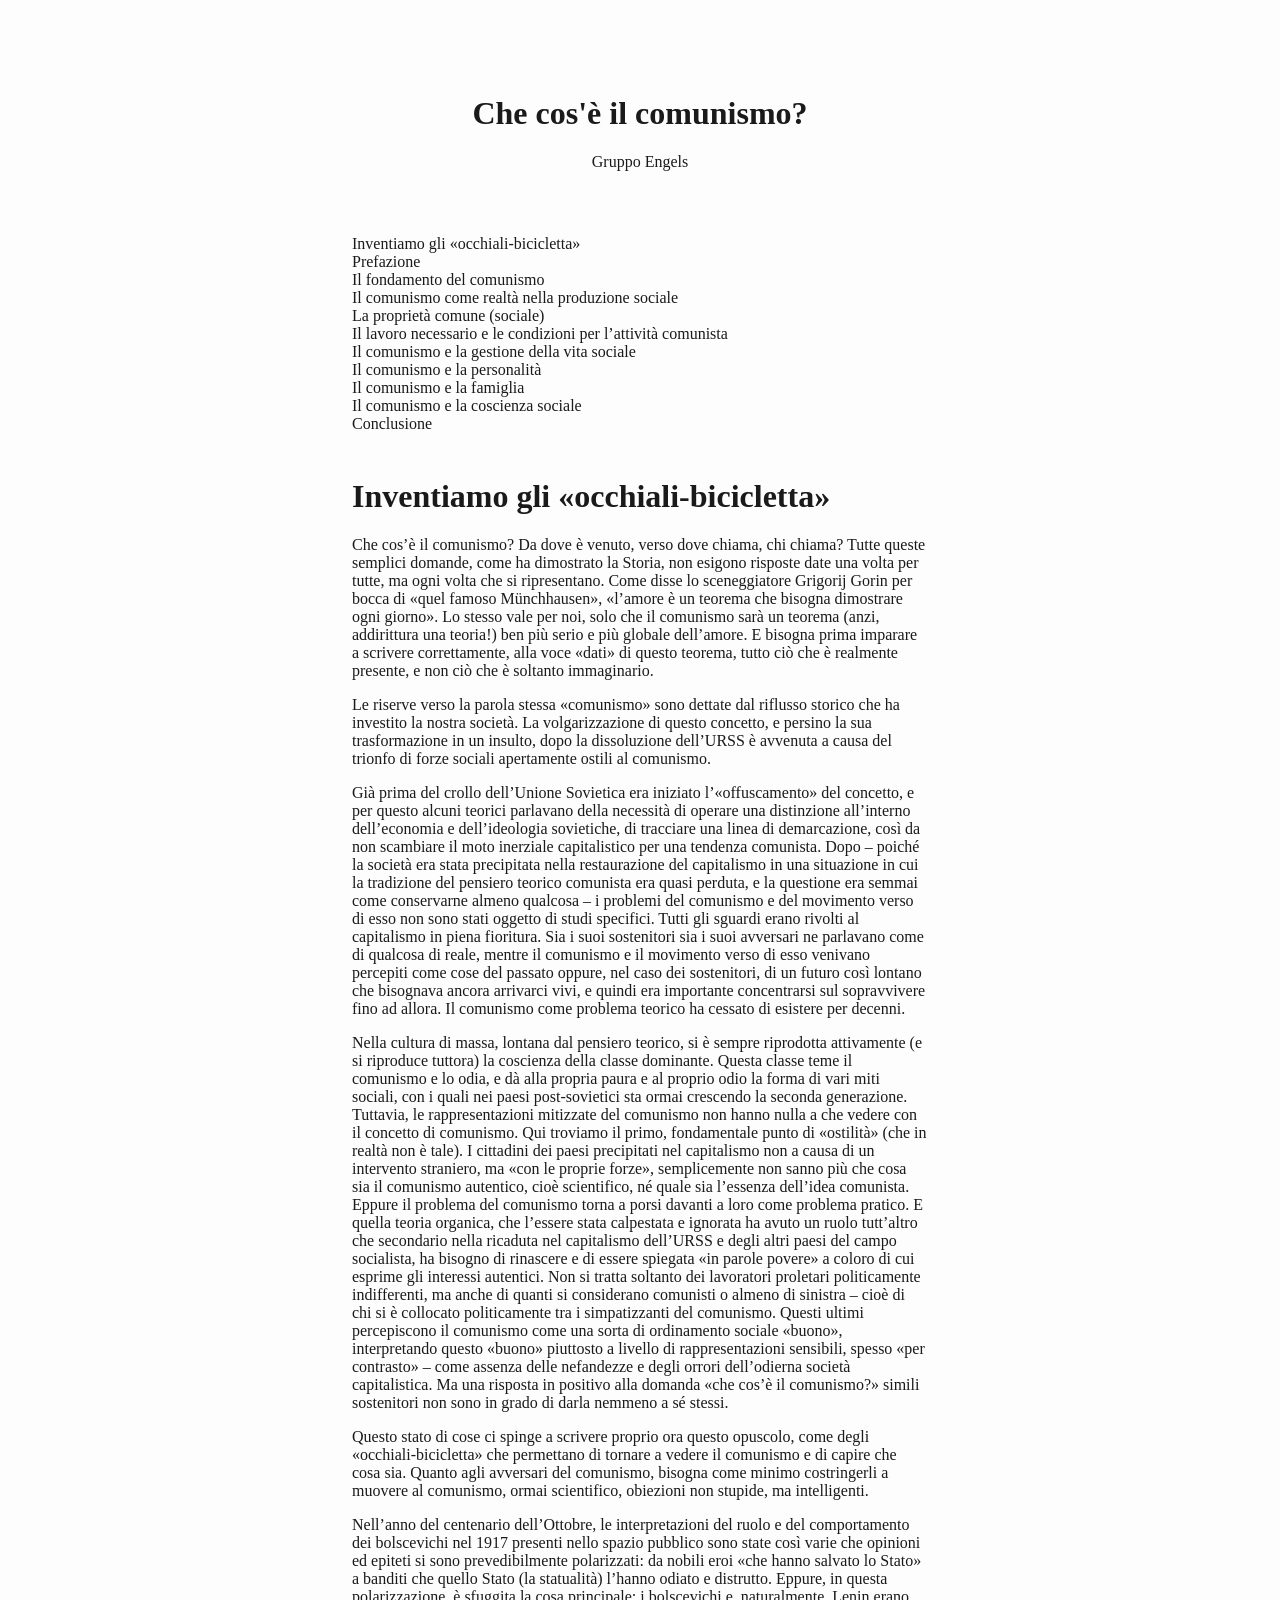
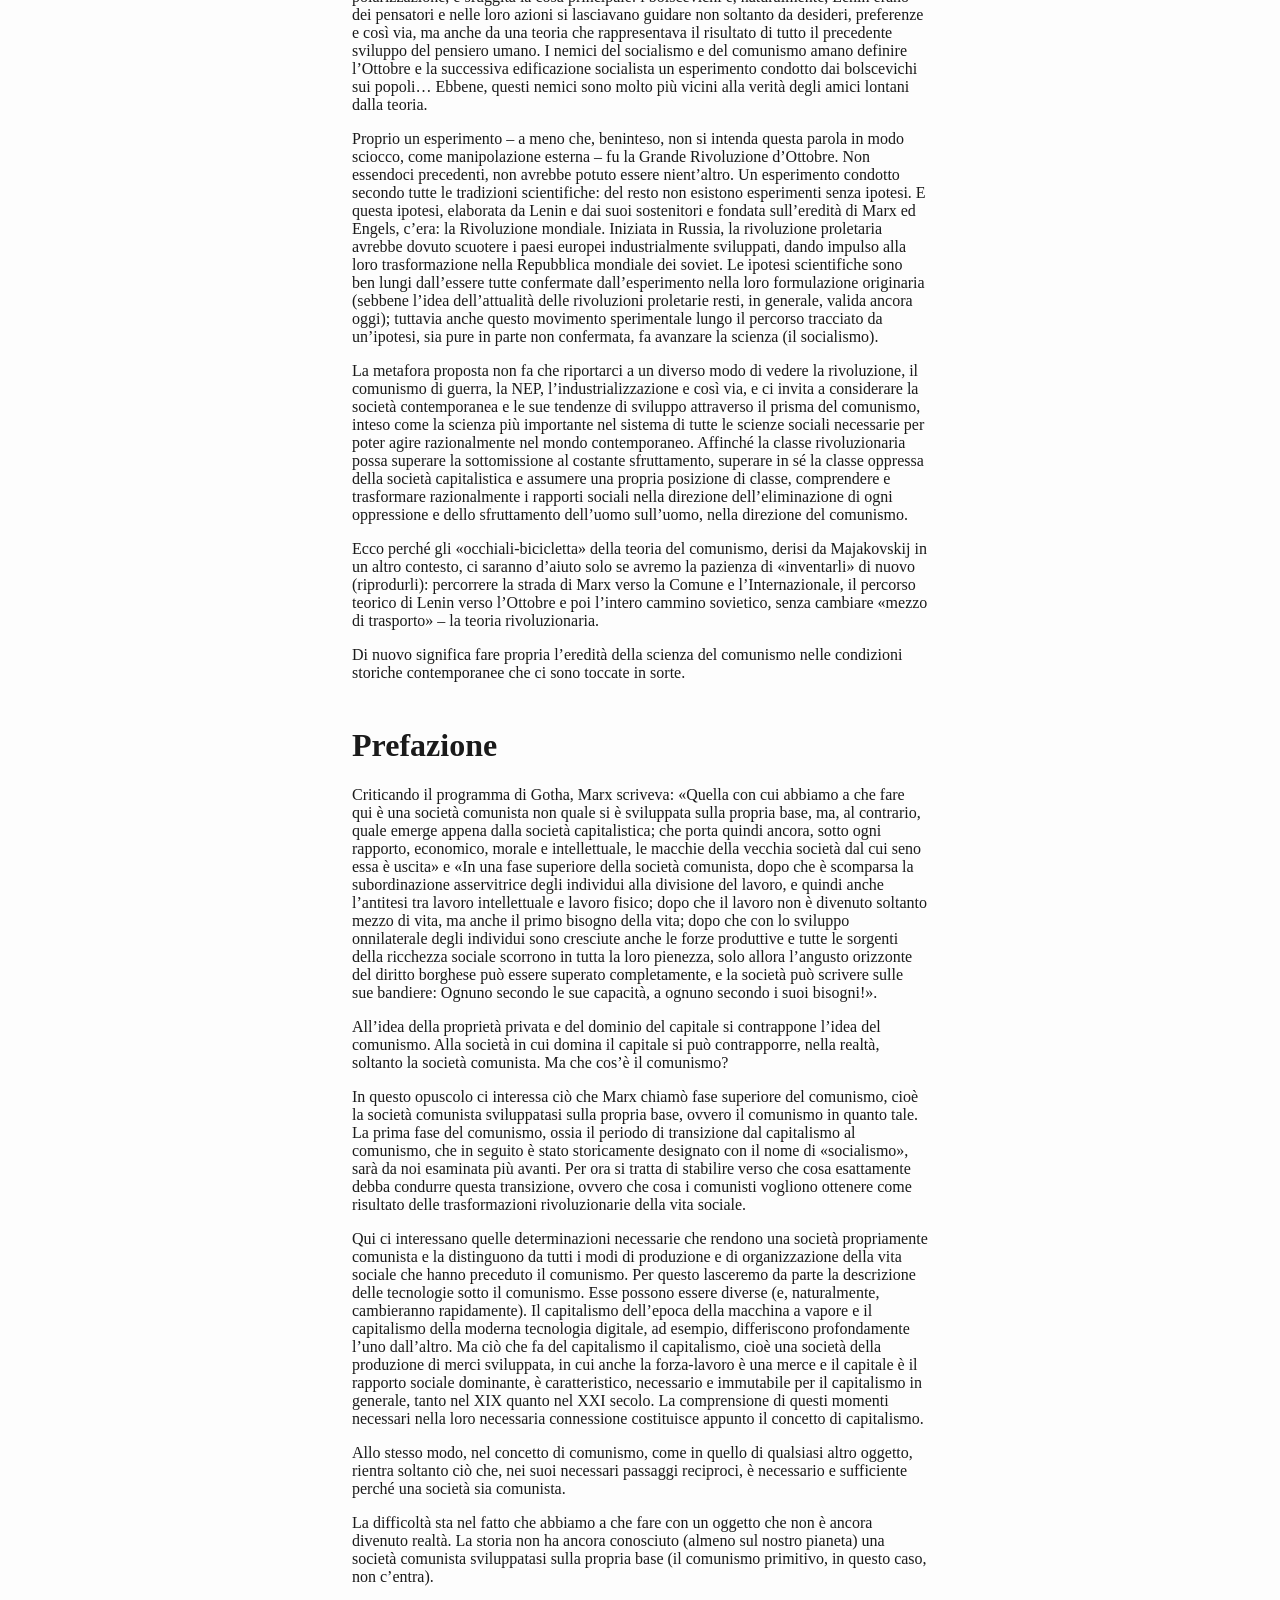
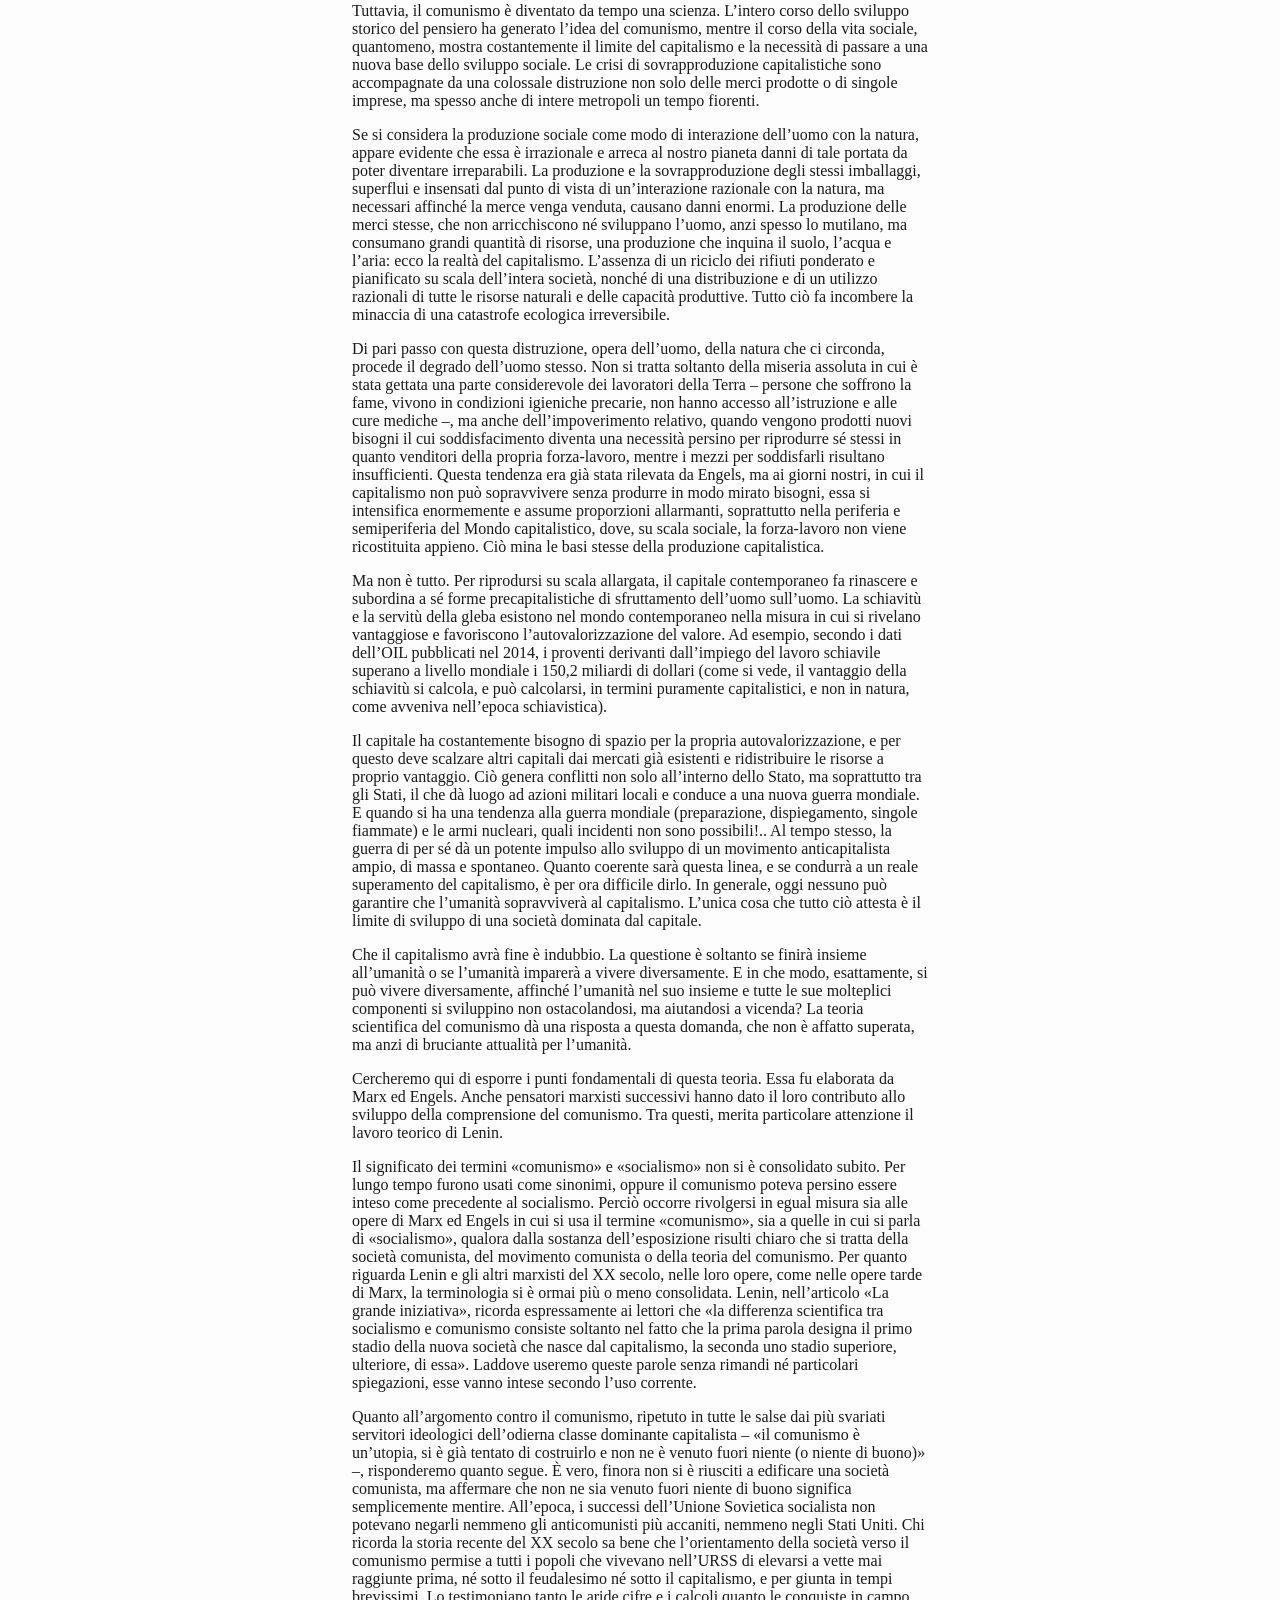
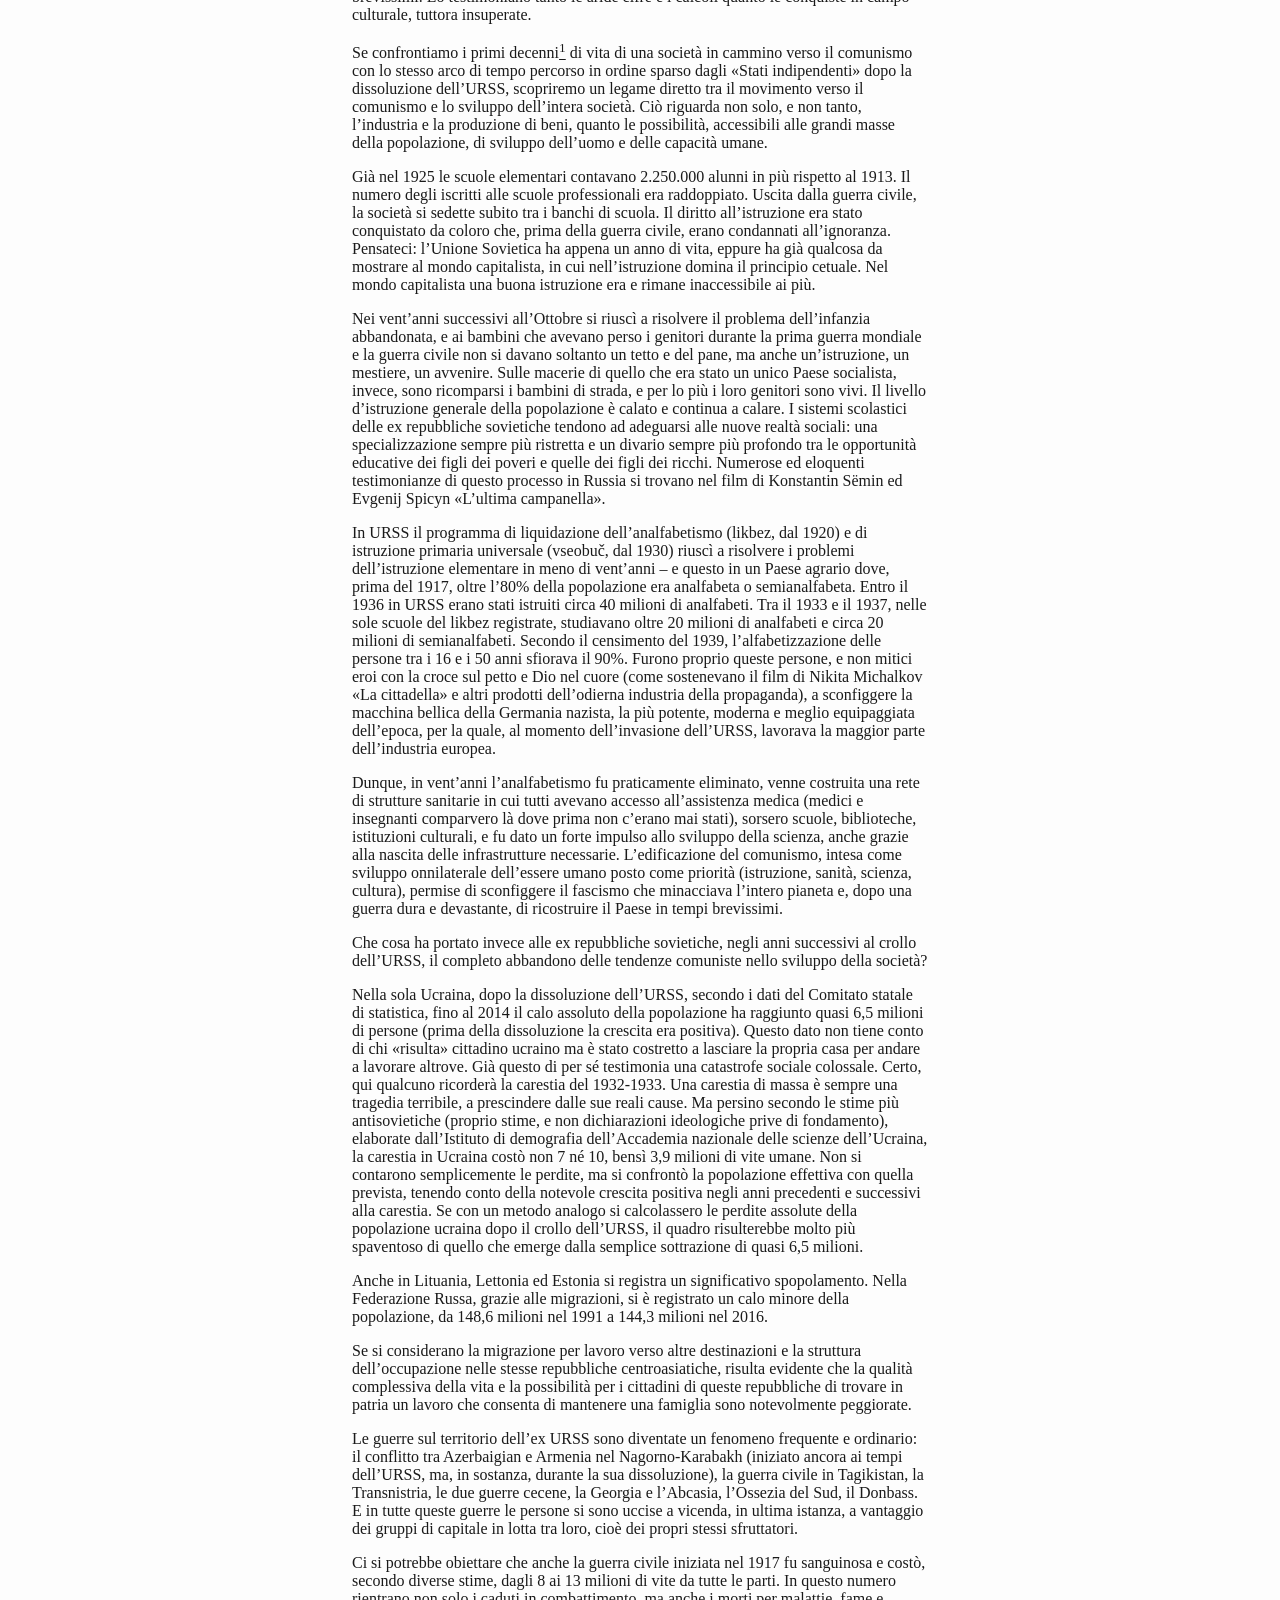
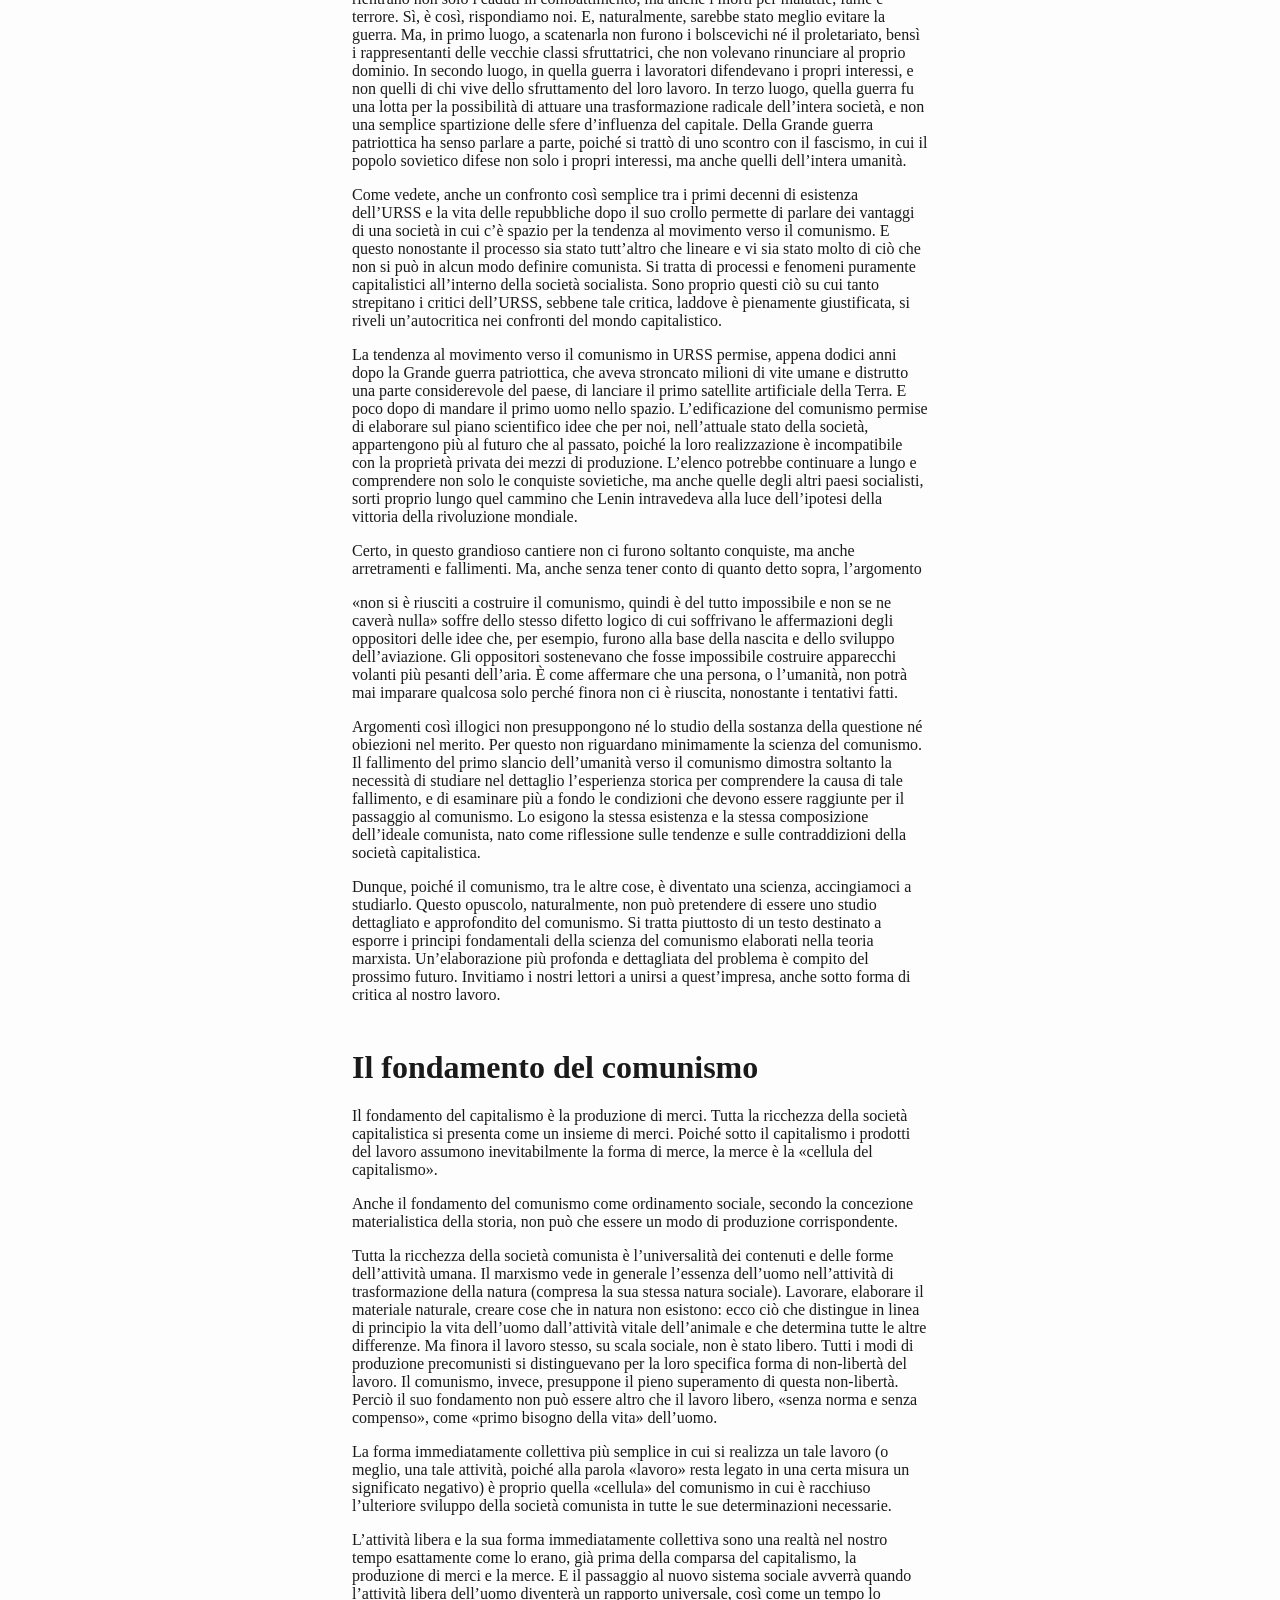
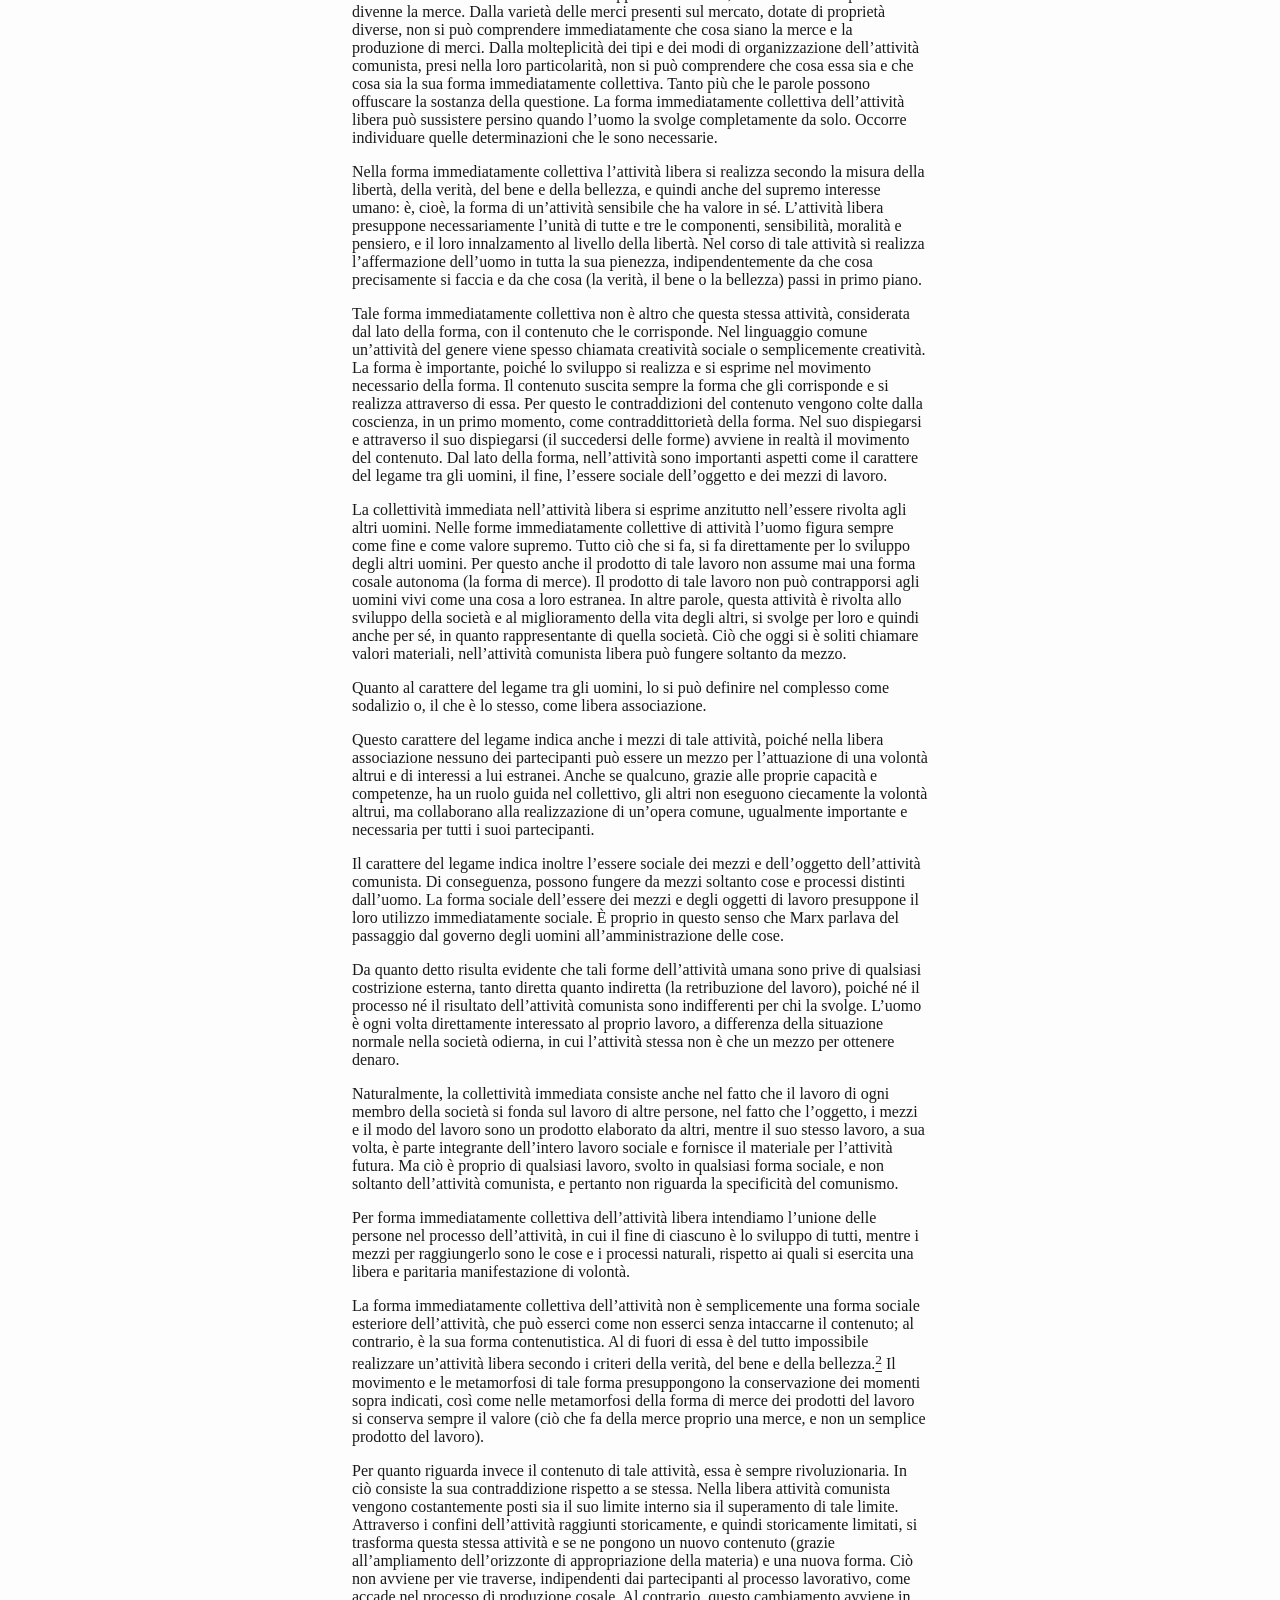
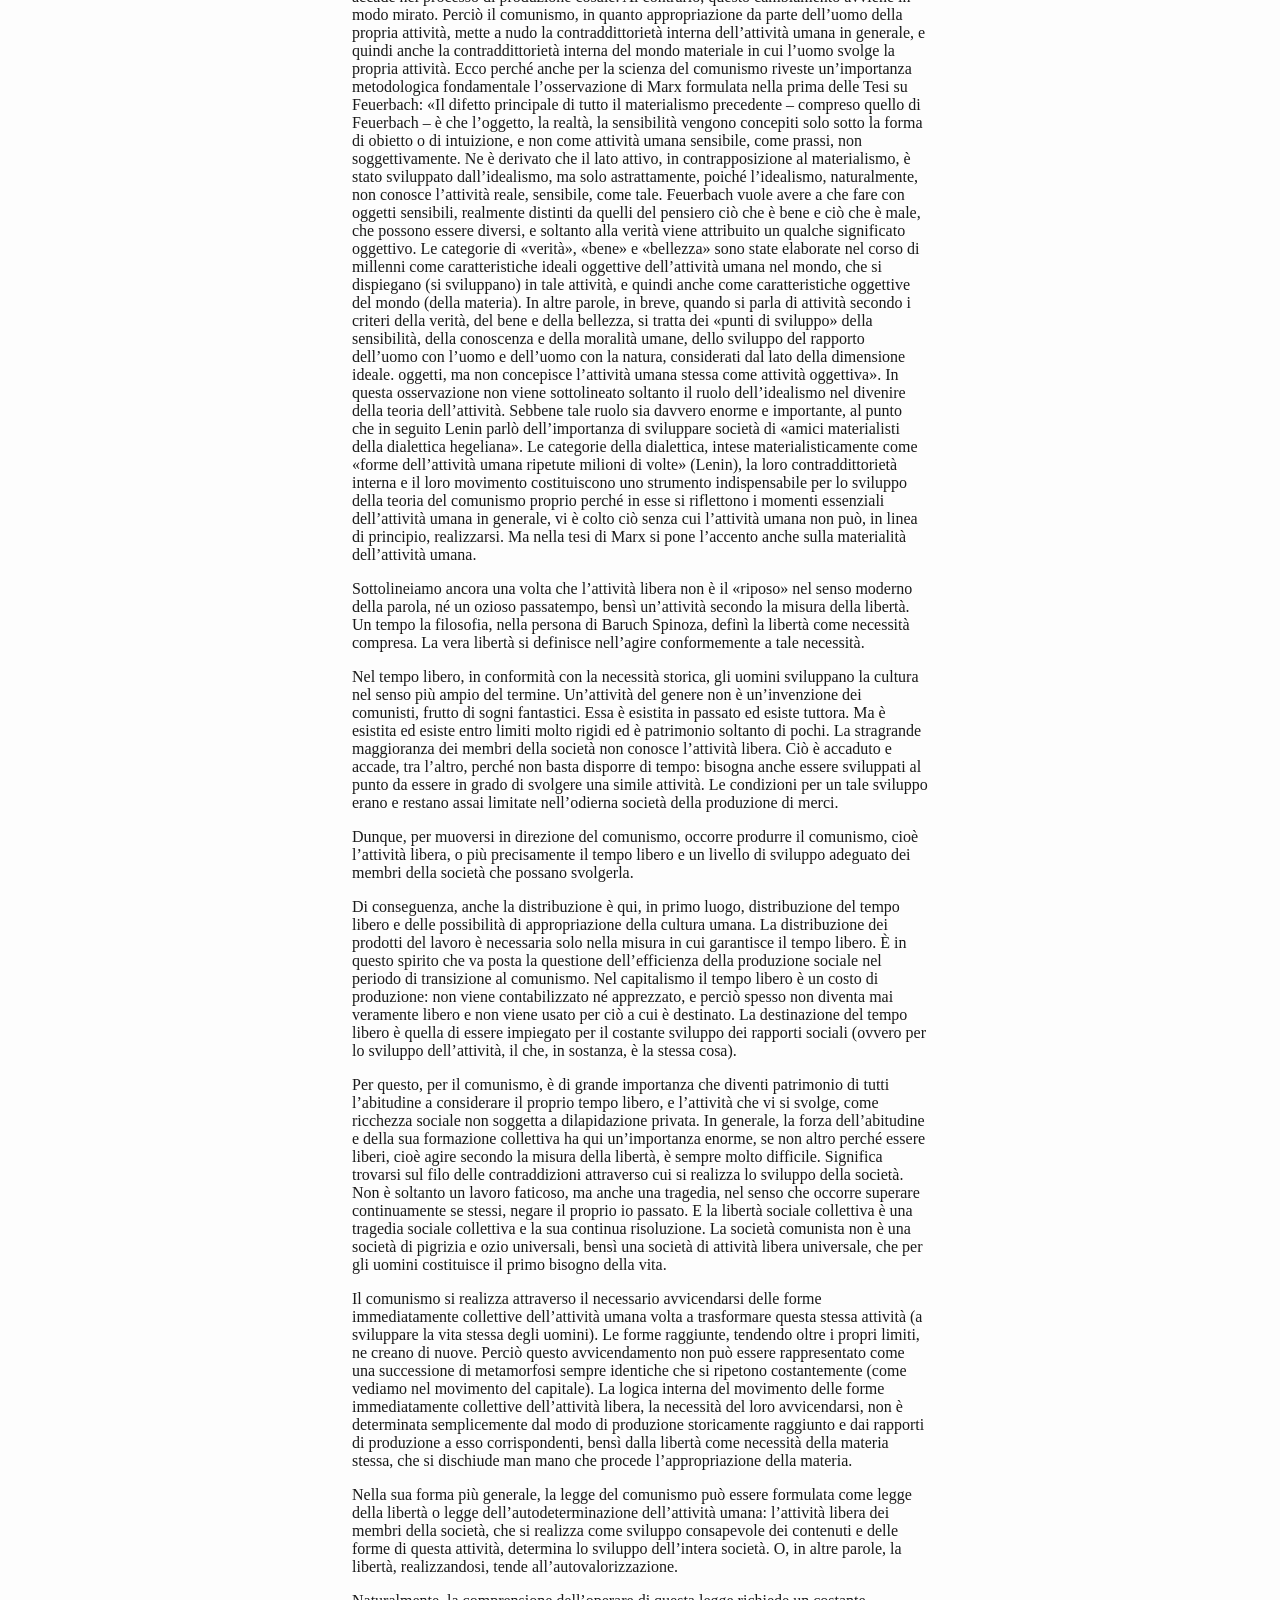
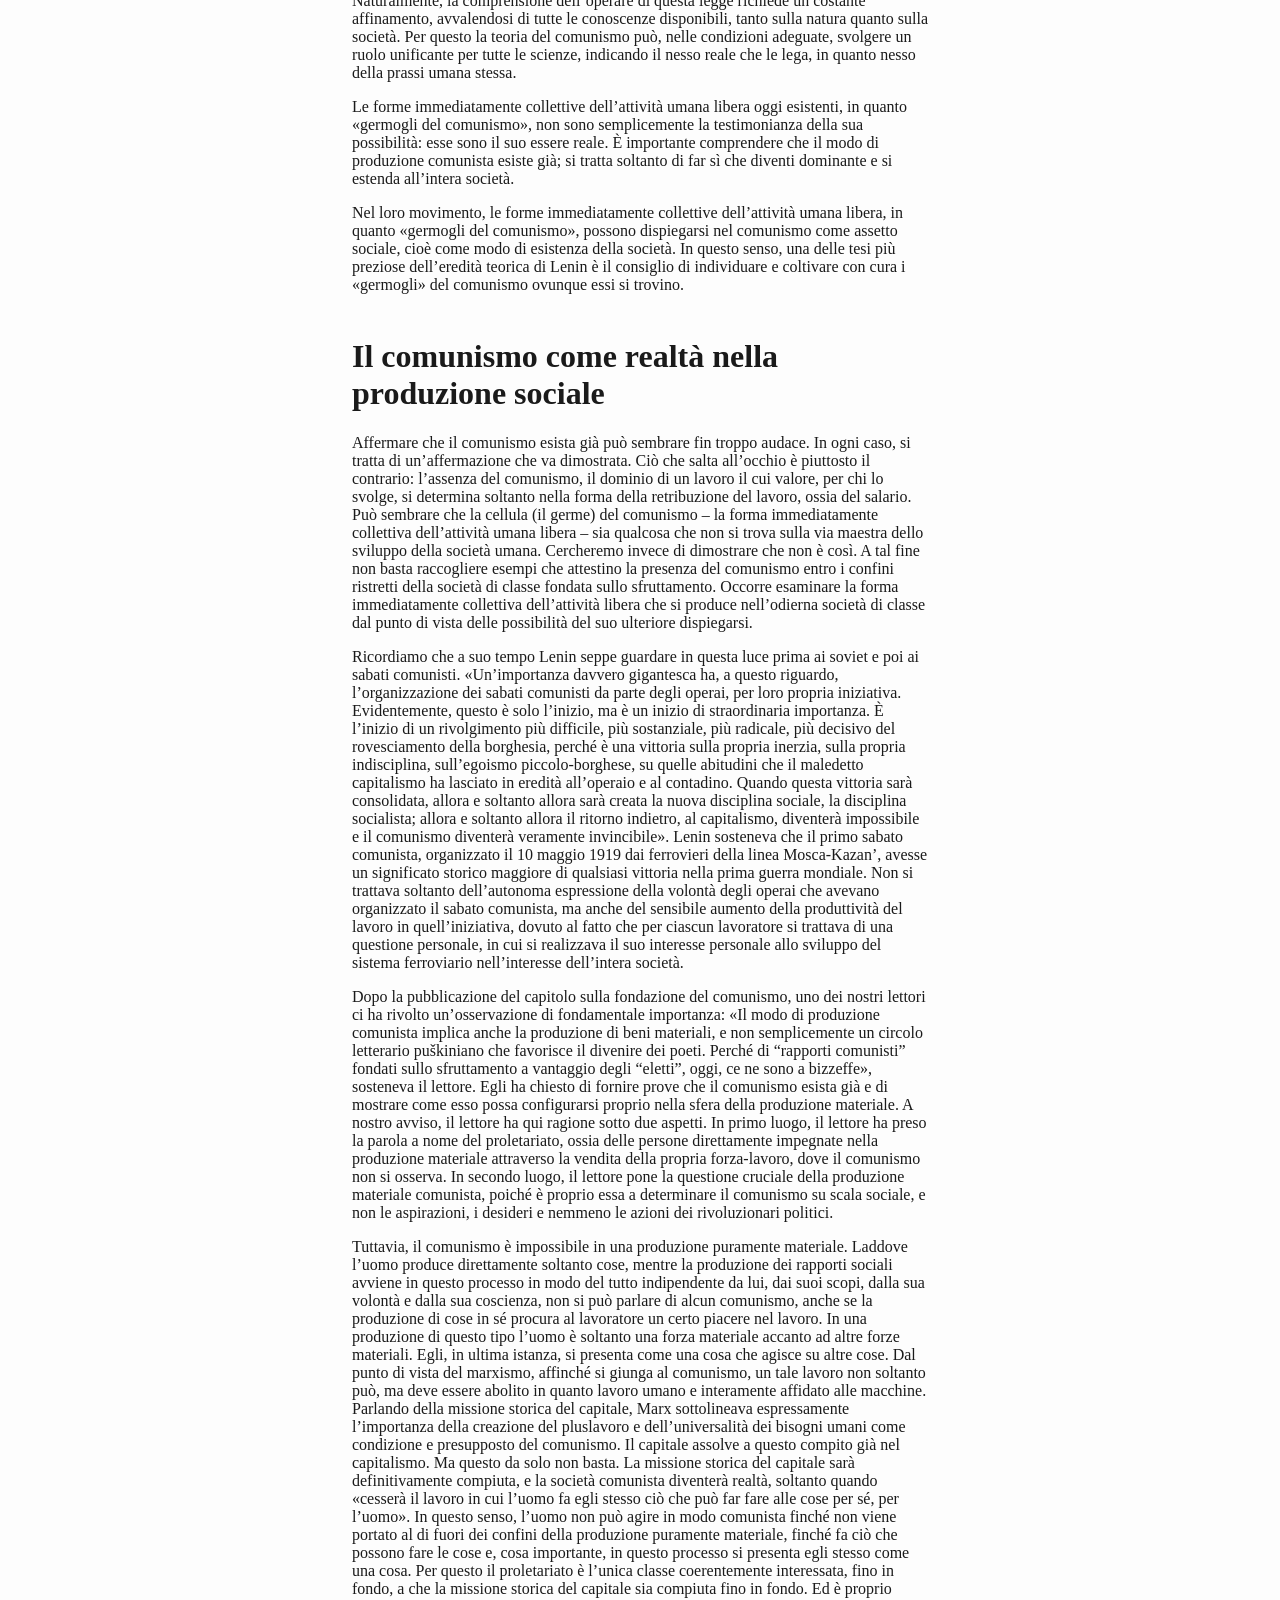
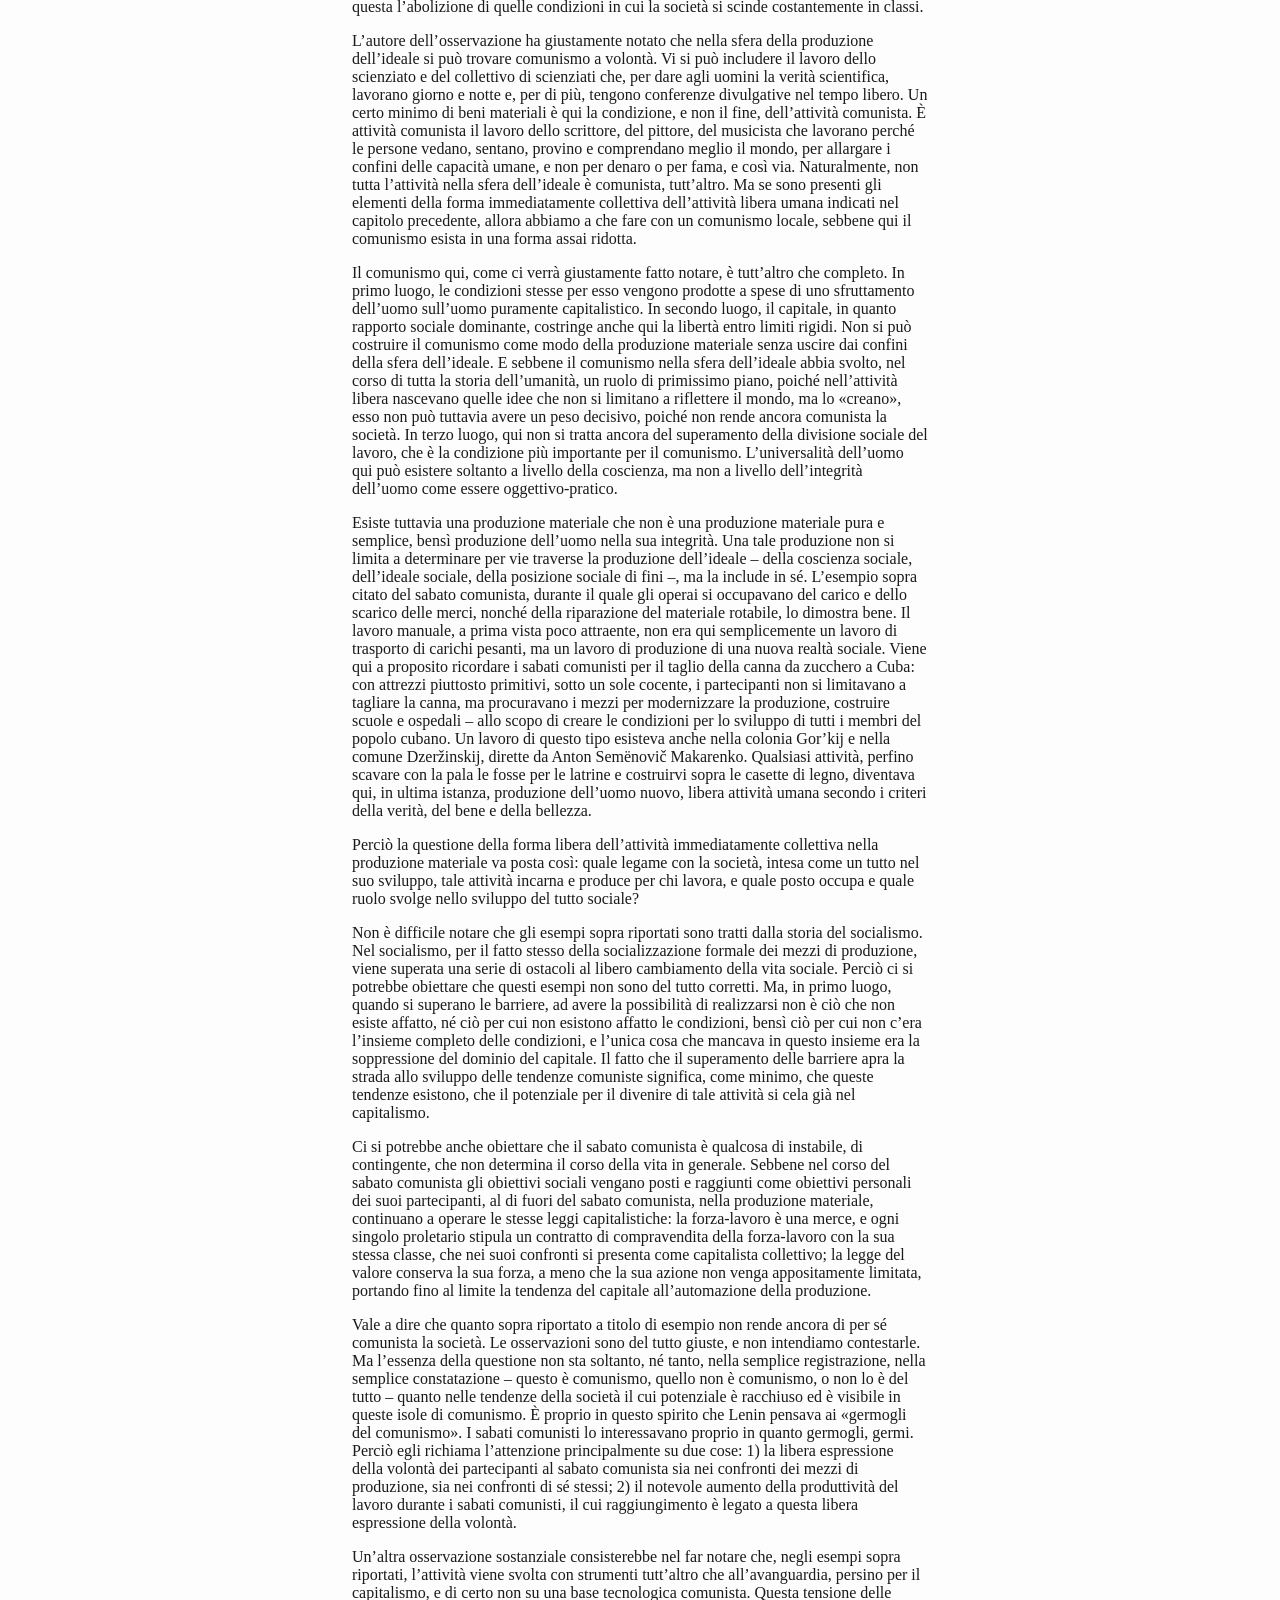
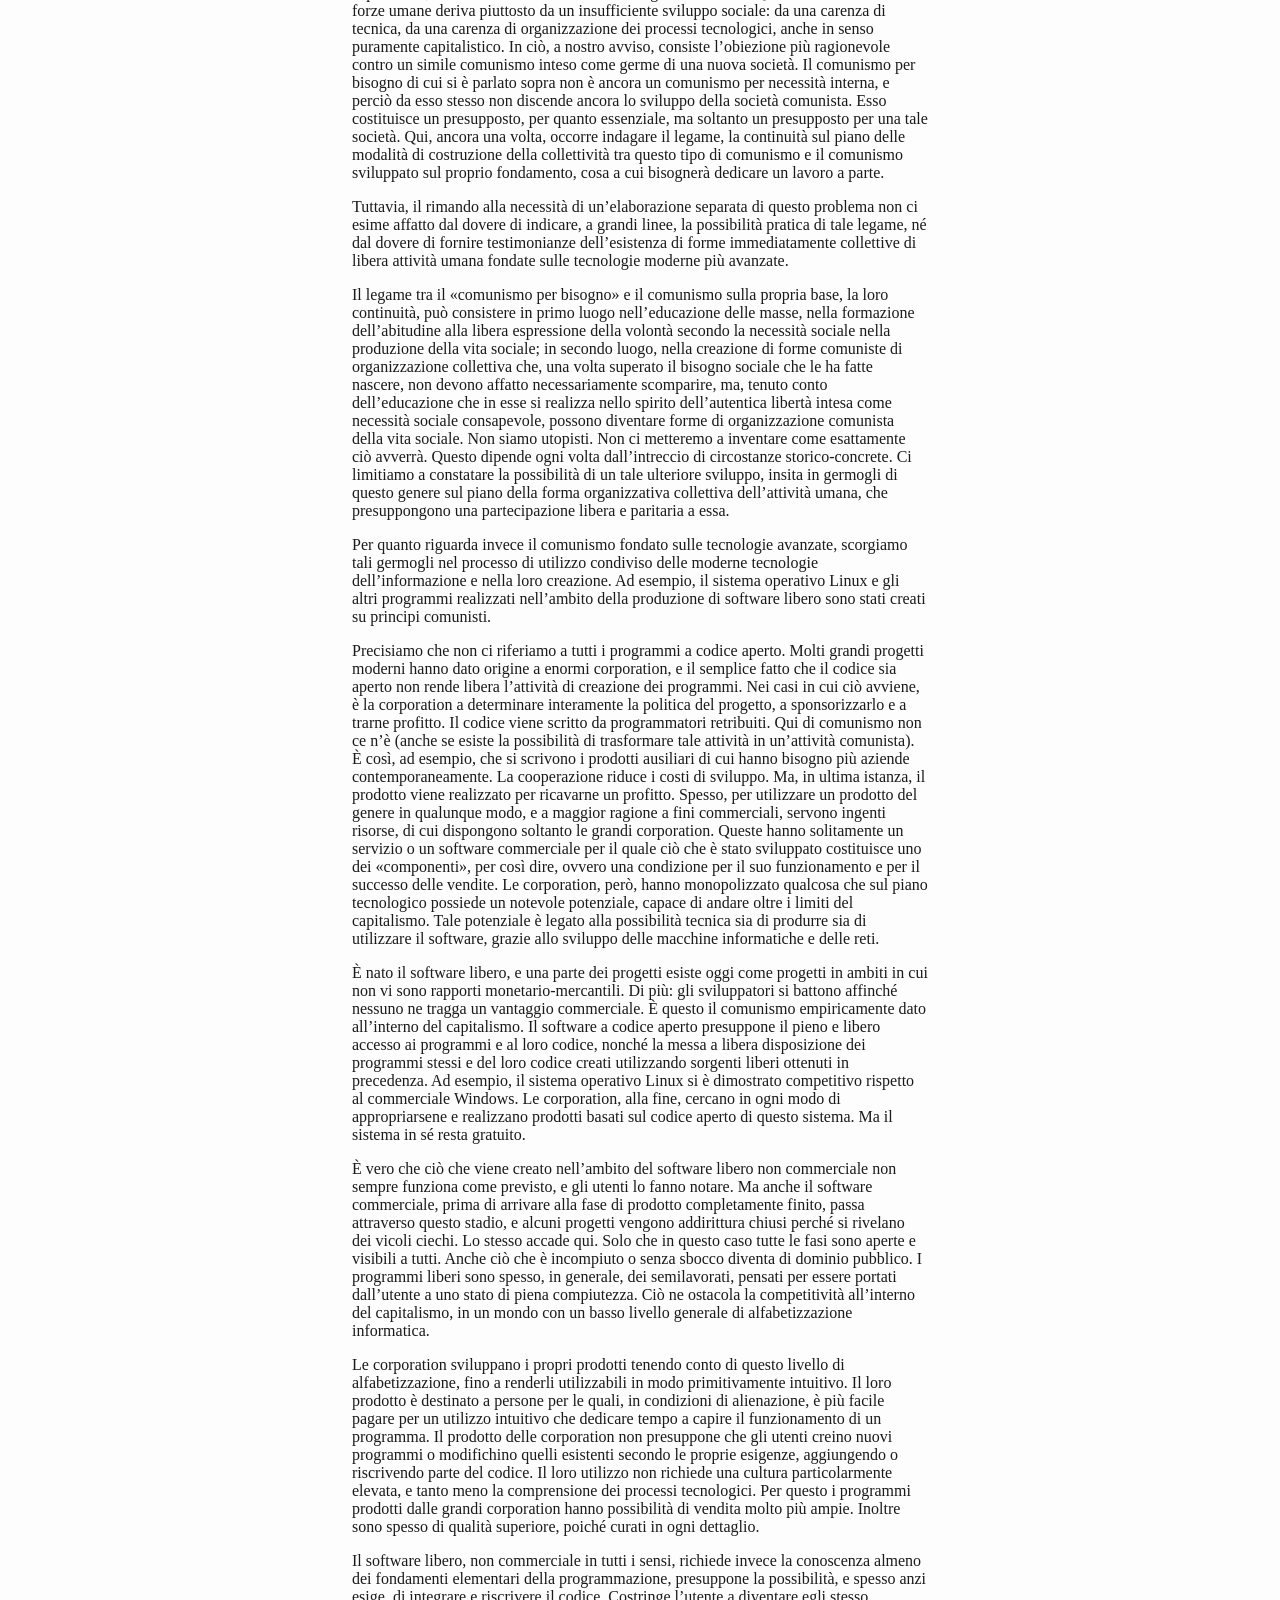
<file: results/italiano/che_cose_il_comunismo.html>
<!DOCTYPE html>
<html xmlns="http://www.w3.org/1999/xhtml" lang="it" xml:lang="it">
<head>
  <meta charset="utf-8" />
  <meta name="generator" content="pandoc 3.11" />
  <meta name="viewport" content="width=device-width, initial-scale=1.0, user-scalable=yes" />
  <meta name="author" content="Gruppo Engels" />
  <title>Che cos&#39;è il comunismo?</title>
  <style>

html {
color: #1a1a1a;
background-color: #fdfdfd;
}
body {
margin: 0 auto;
max-width: 36em;
padding-left: 50px;
padding-right: 50px;
padding-top: 50px;
padding-bottom: 50px;
hyphens: auto;
overflow-wrap: break-word;
text-rendering: optimizeLegibility;
font-kerning: normal;
}
@media (max-width: 600px) {
body {
font-size: 0.9em;
padding: 12px;
}
h1 {
font-size: 1.8em;
}
}
@media print {
html {
background-color: white;
}
body {
background-color: transparent;
color: black;
}
p, h2, h3 {
orphans: 3;
widows: 3;
}
h2, h3, h4 {
page-break-after: avoid;
}
}
p {
margin: 1em 0;
}
a {
color: #1a1a1a;
}
a:visited {
color: #1a1a1a;
}
img {
max-width: 100%;
}
svg {
height: auto;
max-width: 100%;
}
h1, h2, h3, h4, h5, h6 {
margin-top: 1.4em;
}
h5, h6 {
font-size: 1em;
font-style: italic;
}
h6 {
font-weight: normal;
}
ol, ul {
padding-left: 1.7em;
margin-top: 1em;
}
li > ol, li > ul {
margin-top: 0;
}
blockquote {
margin: 1em 0 1em 1.7em;
padding-left: 1em;
border-left: 2px solid #e6e6e6;
color: #606060;
}
code {
white-space: pre-wrap;
font-family: Menlo, Monaco, Consolas, 'Lucida Console', monospace;
font-size: 85%;
margin: 0;
hyphens: manual;
}
pre {
margin: 1em 0;
overflow: auto;
}
pre code {
padding: 0;
overflow: visible;
overflow-wrap: normal;
}
.sourceCode {
background-color: transparent;
overflow: visible;
}
hr {
border: none;
border-top: 1px solid #1a1a1a;
height: 1px;
margin: 1em 0;
}
table {
margin: 1em 0;
border-collapse: collapse;
width: 100%;
overflow-x: auto;
display: block;
font-variant-numeric: lining-nums tabular-nums;
}
table caption {
margin-bottom: 0.75em;
}
tbody {
margin-top: 0.5em;
border-top: 1px solid #1a1a1a;
border-bottom: 1px solid #1a1a1a;
}
th {
border-top: 1px solid #1a1a1a;
padding: 0.25em 0.5em 0.25em 0.5em;
}
td {
padding: 0.125em 0.5em 0.25em 0.5em;
}
header {
margin-bottom: 4em;
text-align: center;
}
#TOC li {
list-style: none;
}
#TOC ul {
padding-left: 1.3em;
}
#TOC > ul {
padding-left: 0;
}
#TOC a:not(:hover) {
text-decoration: none;
}
span.smallcaps{font-variant: small-caps;}
div.columns{display: flex; gap: 1.5em;}
div.column{flex: auto;}
@media screen {
div.columns{gap: min(4vw, 1.5em);}
div.column{overflow-x: auto;}
}
div.hanging-indent{margin-left: 1.5em; text-indent: -1.5em;}

ul.task-list[class]{list-style: none;}
ul.task-list li input[type="checkbox"] {
font-size: inherit;
width: 0.8em;
margin: 0 0.8em 0.2em -1.6em;
vertical-align: middle;
}
</style>
</head>
<body>
<header id="title-block-header">
<h1 class="title">Che cos&#39;è il comunismo?</h1>
<p class="author">Gruppo Engels</p>
</header>
<nav id="TOC" role="doc-toc">
<ul>
<li><a href="#sec:01_inventiamo_occhiali" id="toc-sec:01_inventiamo_occhiali">Inventiamo gli
«occhiali-bicicletta»</a></li>
<li><a href="#sec:02_prefazione" id="toc-sec:02_prefazione">Prefazione</a></li>
<li><a href="#sec:03_fondamenti" id="toc-sec:03_fondamenti">Il
fondamento del comunismo</a></li>
<li><a href="#sec:04_comunismo_realta" id="toc-sec:04_comunismo_realta">Il comunismo come realtà nella
produzione sociale</a></li>
<li><a href="#sec:05_proprieta_comune" id="toc-sec:05_proprieta_comune">La proprietà comune (sociale)</a></li>
<li><a href="#sec:06_opera_necessaria" id="toc-sec:06_opera_necessaria">Il lavoro necessario e le condizioni
per l’attività comunista</a></li>
<li><a href="#sec:07_comunismo_gestione" id="toc-sec:07_comunismo_gestione">Il comunismo e la gestione della vita
sociale</a></li>
<li><a href="#sec:08_comunismo_individuo" id="toc-sec:08_comunismo_individuo">Il comunismo e la
personalità</a></li>
<li><a href="#sec:09_comunismo_famiglia" id="toc-sec:09_comunismo_famiglia">Il comunismo e la famiglia</a></li>
<li><a href="#sec:10_comunismo_coscienza" id="toc-sec:10_comunismo_coscienza">Il comunismo e la coscienza
sociale</a></li>
<li><a href="#sec:11_conclusione" id="toc-sec:11_conclusione">Conclusione</a></li>
</ul>
</nav>
<h1 id="sec:01_inventiamo_occhiali">Inventiamo gli
«occhiali-bicicletta»</h1>
<p>Che cos’è il comunismo? Da dove è venuto, verso dove chiama, chi
chiama? Tutte queste semplici domande, come ha dimostrato la Storia, non
esigono risposte date una volta per tutte, ma ogni volta che si
ripresentano. Come disse lo sceneggiatore Grigorij Gorin per bocca di
«quel famoso Münchhausen», «l’amore è un teorema che bisogna dimostrare
ogni giorno». Lo stesso vale per noi, solo che il comunismo sarà un
teorema (anzi, addirittura una teoria!) ben più serio e più globale
dell’amore. E bisogna prima imparare a scrivere correttamente, alla voce
«dati» di questo teorema, tutto ciò che è realmente presente, e non ciò
che è soltanto immaginario.</p>
<p>Le riserve verso la parola stessa «comunismo» sono dettate dal
riflusso storico che ha investito la nostra società. La volgarizzazione
di questo concetto, e persino la sua trasformazione in un insulto, dopo
la dissoluzione dell’URSS è avvenuta a causa del trionfo di forze
sociali apertamente ostili al comunismo.</p>
<p>Già prima del crollo dell’Unione Sovietica era iniziato
l’«offuscamento» del concetto, e per questo alcuni teorici parlavano
della necessità di operare una distinzione all’interno dell’economia e
dell’ideologia sovietiche, di tracciare una linea di demarcazione, così
da non scambiare il moto inerziale capitalistico per una tendenza
comunista. Dopo – poiché la società era stata precipitata nella
restaurazione del capitalismo in una situazione in cui la tradizione del
pensiero teorico comunista era quasi perduta, e la questione era semmai
come conservarne almeno qualcosa – i problemi del comunismo e del
movimento verso di esso non sono stati oggetto di studi specifici. Tutti
gli sguardi erano rivolti al capitalismo in piena fioritura. Sia i suoi
sostenitori sia i suoi avversari ne parlavano come di qualcosa di reale,
mentre il comunismo e il movimento verso di esso venivano percepiti come
cose del passato oppure, nel caso dei sostenitori, di un futuro così
lontano che bisognava ancora arrivarci vivi, e quindi era importante
concentrarsi sul sopravvivere fino ad allora. Il comunismo come problema
teorico ha cessato di esistere per decenni.</p>
<p>Nella cultura di massa, lontana dal pensiero teorico, si è sempre
riprodotta attivamente (e si riproduce tuttora) la coscienza della
classe dominante. Questa classe teme il comunismo e lo odia, e dà alla
propria paura e al proprio odio la forma di vari miti sociali, con i
quali nei paesi post-sovietici sta ormai crescendo la seconda
generazione. Tuttavia, le rappresentazioni mitizzate del comunismo non
hanno nulla a che vedere con il concetto di comunismo. Qui troviamo il
primo, fondamentale punto di «ostilità» (che in realtà non è tale). I
cittadini dei paesi precipitati nel capitalismo non a causa di un
intervento straniero, ma «con le proprie forze», semplicemente non sanno
più che cosa sia il comunismo autentico, cioè scientifico, né quale sia
l’essenza dell’idea comunista. Eppure il problema del comunismo torna a
porsi davanti a loro come problema pratico. E quella teoria organica,
che l’essere stata calpestata e ignorata ha avuto un ruolo tutt’altro
che secondario nella ricaduta nel capitalismo dell’URSS e degli altri
paesi del campo socialista, ha bisogno di rinascere e di essere spiegata
«in parole povere» a coloro di cui esprime gli interessi autentici. Non
si tratta soltanto dei lavoratori proletari politicamente indifferenti,
ma anche di quanti si considerano comunisti o almeno di sinistra – cioè
di chi si è collocato politicamente tra i simpatizzanti del comunismo.
Questi ultimi percepiscono il comunismo come una sorta di ordinamento
sociale «buono», interpretando questo «buono» piuttosto a livello di
rappresentazioni sensibili, spesso «per contrasto» – come assenza delle
nefandezze e degli orrori dell’odierna società capitalistica. Ma una
risposta in positivo alla domanda «che cos’è il comunismo?» simili
sostenitori non sono in grado di darla nemmeno a sé stessi.</p>
<p>Questo stato di cose ci spinge a scrivere proprio ora questo
opuscolo, come degli «occhiali-bicicletta» che permettano di tornare a
vedere il comunismo e di capire che cosa sia. Quanto agli avversari del
comunismo, bisogna come minimo costringerli a muovere al comunismo,
ormai scientifico, obiezioni non stupide, ma intelligenti.</p>
<p>Nell’anno del centenario dell’Ottobre, le interpretazioni del ruolo e
del comportamento dei bolscevichi nel 1917 presenti nello spazio
pubblico sono state così varie che opinioni ed epiteti si sono
prevedibilmente polarizzati: da nobili eroi «che hanno salvato lo Stato»
a banditi che quello Stato (la statualità) l’hanno odiato e distrutto.
Eppure, in questa polarizzazione, è sfuggita la cosa principale: i
bolscevichi e, naturalmente, Lenin erano dei pensatori e nelle loro
azioni si lasciavano guidare non soltanto da desideri, preferenze e così
via, ma anche da una teoria che rappresentava il risultato di tutto il
precedente sviluppo del pensiero umano. I nemici del socialismo e del
comunismo amano definire l’Ottobre e la successiva edificazione
socialista un esperimento condotto dai bolscevichi sui popoli… Ebbene,
questi nemici sono molto più vicini alla verità degli amici lontani
dalla teoria.</p>
<p>Proprio un esperimento – a meno che, beninteso, non si intenda questa
parola in modo sciocco, come manipolazione esterna – fu la Grande
Rivoluzione d’Ottobre. Non essendoci precedenti, non avrebbe potuto
essere nient’altro. Un esperimento condotto secondo tutte le tradizioni
scientifiche: del resto non esistono esperimenti senza ipotesi. E questa
ipotesi, elaborata da Lenin e dai suoi sostenitori e fondata
sull’eredità di Marx ed Engels, c’era: la Rivoluzione mondiale. Iniziata
in Russia, la rivoluzione proletaria avrebbe dovuto scuotere i paesi
europei industrialmente sviluppati, dando impulso alla loro
trasformazione nella Repubblica mondiale dei soviet. Le ipotesi
scientifiche sono ben lungi dall’essere tutte confermate
dall’esperimento nella loro formulazione originaria (sebbene l’idea
dell’attualità delle rivoluzioni proletarie resti, in generale, valida
ancora oggi); tuttavia anche questo movimento sperimentale lungo il
percorso tracciato da un’ipotesi, sia pure in parte non confermata, fa
avanzare la scienza (il socialismo).</p>
<p>La metafora proposta non fa che riportarci a un diverso modo di
vedere la rivoluzione, il comunismo di guerra, la NEP,
l’industrializzazione e così via, e ci invita a considerare la società
contemporanea e le sue tendenze di sviluppo attraverso il prisma del
comunismo, inteso come la scienza più importante nel sistema di tutte le
scienze sociali necessarie per poter agire razionalmente nel mondo
contemporaneo. Affinché la classe rivoluzionaria possa superare la
sottomissione al costante sfruttamento, superare in sé la classe
oppressa della società capitalistica e assumere una propria posizione di
classe, comprendere e trasformare razionalmente i rapporti sociali nella
direzione dell’eliminazione di ogni oppressione e dello sfruttamento
dell’uomo sull’uomo, nella direzione del comunismo.</p>
<p>Ecco perché gli «occhiali-bicicletta» della teoria del comunismo,
derisi da Majakovskij in un altro contesto, ci saranno d’aiuto solo se
avremo la pazienza di «inventarli» di nuovo (riprodurli): percorrere la
strada di Marx verso la Comune e l’Internazionale, il percorso teorico
di Lenin verso l’Ottobre e poi l’intero cammino sovietico, senza
cambiare «mezzo di trasporto» – la teoria rivoluzionaria.</p>
<p>Di nuovo significa fare propria l’eredità della scienza del comunismo
nelle condizioni storiche contemporanee che ci sono toccate in
sorte.</p>
<h1 id="sec:02_prefazione">Prefazione</h1>
<p>Criticando il programma di Gotha, Marx scriveva: «Quella con cui
abbiamo a che fare qui è una società comunista non quale si è sviluppata
sulla propria base, ma, al contrario, quale emerge appena dalla società
capitalistica; che porta quindi ancora, sotto ogni rapporto, economico,
morale e intellettuale, le macchie della vecchia società dal cui seno
essa è uscita» e «In una fase superiore della società comunista, dopo
che è scomparsa la subordinazione asservitrice degli individui alla
divisione del lavoro, e quindi anche l’antitesi tra lavoro intellettuale
e lavoro fisico; dopo che il lavoro non è divenuto soltanto mezzo di
vita, ma anche il primo bisogno della vita; dopo che con lo sviluppo
onnilaterale degli individui sono cresciute anche le forze produttive e
tutte le sorgenti della ricchezza sociale scorrono in tutta la loro
pienezza, solo allora l’angusto orizzonte del diritto borghese può
essere superato completamente, e la società può scrivere sulle sue
bandiere: Ognuno secondo le sue capacità, a ognuno secondo i suoi
bisogni!».</p>
<p>All’idea della proprietà privata e del dominio del capitale si
contrappone l’idea del comunismo. Alla società in cui domina il capitale
si può contrapporre, nella realtà, soltanto la società comunista. Ma che
cos’è il comunismo?</p>
<p>In questo opuscolo ci interessa ciò che Marx chiamò fase superiore
del comunismo, cioè la società comunista sviluppatasi sulla propria
base, ovvero il comunismo in quanto tale. La prima fase del comunismo,
ossia il periodo di transizione dal capitalismo al comunismo, che in
seguito è stato storicamente designato con il nome di «socialismo», sarà
da noi esaminata più avanti. Per ora si tratta di stabilire verso che
cosa esattamente debba condurre questa transizione, ovvero che cosa i
comunisti vogliono ottenere come risultato delle trasformazioni
rivoluzionarie della vita sociale.</p>
<p>Qui ci interessano quelle determinazioni necessarie che rendono una
società propriamente comunista e la distinguono da tutti i modi di
produzione e di organizzazione della vita sociale che hanno preceduto il
comunismo. Per questo lasceremo da parte la descrizione delle tecnologie
sotto il comunismo. Esse possono essere diverse (e, naturalmente,
cambieranno rapidamente). Il capitalismo dell’epoca della macchina a
vapore e il capitalismo della moderna tecnologia digitale, ad esempio,
differiscono profondamente l’uno dall’altro. Ma ciò che fa del
capitalismo il capitalismo, cioè una società della produzione di merci
sviluppata, in cui anche la forza-lavoro è una merce e il capitale è il
rapporto sociale dominante, è caratteristico, necessario e immutabile
per il capitalismo in generale, tanto nel XIX quanto nel XXI secolo. La
comprensione di questi momenti necessari nella loro necessaria
connessione costituisce appunto il concetto di capitalismo.</p>
<p>Allo stesso modo, nel concetto di comunismo, come in quello di
qualsiasi altro oggetto, rientra soltanto ciò che, nei suoi necessari
passaggi reciproci, è necessario e sufficiente perché una società sia
comunista.</p>
<p>La difficoltà sta nel fatto che abbiamo a che fare con un oggetto che
non è ancora divenuto realtà. La storia non ha ancora conosciuto (almeno
sul nostro pianeta) una società comunista sviluppatasi sulla propria
base (il comunismo primitivo, in questo caso, non c’entra).</p>
<p>Tuttavia, il comunismo è diventato da tempo una scienza. L’intero
corso dello sviluppo storico del pensiero ha generato l’idea del
comunismo, mentre il corso della vita sociale, quantomeno, mostra
costantemente il limite del capitalismo e la necessità di passare a una
nuova base dello sviluppo sociale. Le crisi di sovrapproduzione
capitalistiche sono accompagnate da una colossale distruzione non solo
delle merci prodotte o di singole imprese, ma spesso anche di intere
metropoli un tempo fiorenti.</p>
<p>Se si considera la produzione sociale come modo di interazione
dell’uomo con la natura, appare evidente che essa è irrazionale e arreca
al nostro pianeta danni di tale portata da poter diventare irreparabili.
La produzione e la sovrapproduzione degli stessi imballaggi, superflui e
insensati dal punto di vista di un’interazione razionale con la natura,
ma necessari affinché la merce venga venduta, causano danni enormi. La
produzione delle merci stesse, che non arricchiscono né sviluppano
l’uomo, anzi spesso lo mutilano, ma consumano grandi quantità di
risorse, una produzione che inquina il suolo, l’acqua e l’aria: ecco la
realtà del capitalismo. L’assenza di un riciclo dei rifiuti ponderato e
pianificato su scala dell’intera società, nonché di una distribuzione e
di un utilizzo razionali di tutte le risorse naturali e delle capacità
produttive. Tutto ciò fa incombere la minaccia di una catastrofe
ecologica irreversibile.</p>
<p>Di pari passo con questa distruzione, opera dell’uomo, della natura
che ci circonda, procede il degrado dell’uomo stesso. Non si tratta
soltanto della miseria assoluta in cui è stata gettata una parte
considerevole dei lavoratori della Terra – persone che soffrono la fame,
vivono in condizioni igieniche precarie, non hanno accesso
all’istruzione e alle cure mediche –, ma anche dell’impoverimento
relativo, quando vengono prodotti nuovi bisogni il cui soddisfacimento
diventa una necessità persino per riprodurre sé stessi in quanto
venditori della propria forza-lavoro, mentre i mezzi per soddisfarli
risultano insufficienti. Questa tendenza era già stata rilevata da
Engels, ma ai giorni nostri, in cui il capitalismo non può sopravvivere
senza produrre in modo mirato bisogni, essa si intensifica enormemente e
assume proporzioni allarmanti, soprattutto nella periferia e
semiperiferia del Mondo capitalistico, dove, su scala sociale, la
forza-lavoro non viene ricostituita appieno. Ciò mina le basi stesse
della produzione capitalistica.</p>
<p>Ma non è tutto. Per riprodursi su scala allargata, il capitale
contemporaneo fa rinascere e subordina a sé forme precapitalistiche di
sfruttamento dell’uomo sull’uomo. La schiavitù e la servitù della gleba
esistono nel mondo contemporaneo nella misura in cui si rivelano
vantaggiose e favoriscono l’autovalorizzazione del valore. Ad esempio,
secondo i dati dell’OIL pubblicati nel 2014, i proventi derivanti
dall’impiego del lavoro schiavile superano a livello mondiale i 150,2
miliardi di dollari (come si vede, il vantaggio della schiavitù si
calcola, e può calcolarsi, in termini puramente capitalistici, e non in
natura, come avveniva nell’epoca schiavistica).</p>
<p>Il capitale ha costantemente bisogno di spazio per la propria
autovalorizzazione, e per questo deve scalzare altri capitali dai
mercati già esistenti e ridistribuire le risorse a proprio vantaggio.
Ciò genera conflitti non solo all’interno dello Stato, ma soprattutto
tra gli Stati, il che dà luogo ad azioni militari locali e conduce a una
nuova guerra mondiale. E quando si ha una tendenza alla guerra mondiale
(preparazione, dispiegamento, singole fiammate) e le armi nucleari,
quali incidenti non sono possibili!.. Al tempo stesso, la guerra di per
sé dà un potente impulso allo sviluppo di un movimento anticapitalista
ampio, di massa e spontaneo. Quanto coerente sarà questa linea, e se
condurrà a un reale superamento del capitalismo, è per ora difficile
dirlo. In generale, oggi nessuno può garantire che l’umanità
sopravviverà al capitalismo. L’unica cosa che tutto ciò attesta è il
limite di sviluppo di una società dominata dal capitale.</p>
<p>Che il capitalismo avrà fine è indubbio. La questione è soltanto se
finirà insieme all’umanità o se l’umanità imparerà a vivere
diversamente. E in che modo, esattamente, si può vivere diversamente,
affinché l’umanità nel suo insieme e tutte le sue molteplici componenti
si sviluppino non ostacolandosi, ma aiutandosi a vicenda? La teoria
scientifica del comunismo dà una risposta a questa domanda, che non è
affatto superata, ma anzi di bruciante attualità per l’umanità.</p>
<p>Cercheremo qui di esporre i punti fondamentali di questa teoria. Essa
fu elaborata da Marx ed Engels. Anche pensatori marxisti successivi
hanno dato il loro contributo allo sviluppo della comprensione del
comunismo. Tra questi, merita particolare attenzione il lavoro teorico
di Lenin.</p>
<p>Il significato dei termini «comunismo» e «socialismo» non si è
consolidato subito. Per lungo tempo furono usati come sinonimi, oppure
il comunismo poteva persino essere inteso come precedente al socialismo.
Perciò occorre rivolgersi in egual misura sia alle opere di Marx ed
Engels in cui si usa il termine «comunismo», sia a quelle in cui si
parla di «socialismo», qualora dalla sostanza dell’esposizione risulti
chiaro che si tratta della società comunista, del movimento comunista o
della teoria del comunismo. Per quanto riguarda Lenin e gli altri
marxisti del XX secolo, nelle loro opere, come nelle opere tarde di
Marx, la terminologia si è ormai più o meno consolidata. Lenin,
nell’articolo «La grande iniziativa», ricorda espressamente ai lettori
che «la differenza scientifica tra socialismo e comunismo consiste
soltanto nel fatto che la prima parola designa il primo stadio della
nuova società che nasce dal capitalismo, la seconda uno stadio
superiore, ulteriore, di essa». Laddove useremo queste parole senza
rimandi né particolari spiegazioni, esse vanno intese secondo l’uso
corrente.</p>
<p>Quanto all’argomento contro il comunismo, ripetuto in tutte le salse
dai più svariati servitori ideologici dell’odierna classe dominante
capitalista – «il comunismo è un’utopia, si è già tentato di costruirlo
e non ne è venuto fuori niente (o niente di buono)» –, risponderemo
quanto segue. È vero, finora non si è riusciti a edificare una società
comunista, ma affermare che non ne sia venuto fuori niente di buono
significa semplicemente mentire. All’epoca, i successi dell’Unione
Sovietica socialista non potevano negarli nemmeno gli anticomunisti più
accaniti, nemmeno negli Stati Uniti. Chi ricorda la storia recente del
XX secolo sa bene che l’orientamento della società verso il comunismo
permise a tutti i popoli che vivevano nell’URSS di elevarsi a vette mai
raggiunte prima, né sotto il feudalesimo né sotto il capitalismo, e per
giunta in tempi brevissimi. Lo testimoniano tanto le aride cifre e i
calcoli quanto le conquiste in campo culturale, tuttora insuperate.</p>
<p>Se confrontiamo i primi decenni<a href="#fn1" class="footnote-ref" id="fnref1" role="doc-noteref"><sup>1</sup></a> di vita di una società
in cammino verso il comunismo con lo stesso arco di tempo percorso in
ordine sparso dagli «Stati indipendenti» dopo la dissoluzione dell’URSS,
scopriremo un legame diretto tra il movimento verso il comunismo e lo
sviluppo dell’intera società. Ciò riguarda non solo, e non tanto,
l’industria e la produzione di beni, quanto le possibilità, accessibili
alle grandi masse della popolazione, di sviluppo dell’uomo e delle
capacità umane.</p>
<p>Già nel 1925 le scuole elementari contavano 2.250.000 alunni in più
rispetto al 1913. Il numero degli iscritti alle scuole professionali era
raddoppiato. Uscita dalla guerra civile, la società si sedette subito
tra i banchi di scuola. Il diritto all’istruzione era stato conquistato
da coloro che, prima della guerra civile, erano condannati
all’ignoranza. Pensateci: l’Unione Sovietica ha appena un anno di vita,
eppure ha già qualcosa da mostrare al mondo capitalista, in cui
nell’istruzione domina il principio cetuale. Nel mondo capitalista una
buona istruzione era e rimane inaccessibile ai più.</p>
<p>Nei vent’anni successivi all’Ottobre si riuscì a risolvere il
problema dell’infanzia abbandonata, e ai bambini che avevano perso i
genitori durante la prima guerra mondiale e la guerra civile non si
davano soltanto un tetto e del pane, ma anche un’istruzione, un
mestiere, un avvenire. Sulle macerie di quello che era stato un unico
Paese socialista, invece, sono ricomparsi i bambini di strada, e per lo
più i loro genitori sono vivi. Il livello d’istruzione generale della
popolazione è calato e continua a calare. I sistemi scolastici delle ex
repubbliche sovietiche tendono ad adeguarsi alle nuove realtà sociali:
una specializzazione sempre più ristretta e un divario sempre più
profondo tra le opportunità educative dei figli dei poveri e quelle dei
figli dei ricchi. Numerose ed eloquenti testimonianze di questo processo
in Russia si trovano nel film di Konstantin Sëmin ed Evgenij Spicyn
«L’ultima campanella».</p>
<p>In URSS il programma di liquidazione dell’analfabetismo (likbez, dal
1920) e di istruzione primaria universale (vseobuč, dal 1930) riuscì a
risolvere i problemi dell’istruzione elementare in meno di vent’anni – e
questo in un Paese agrario dove, prima del 1917, oltre l’80% della
popolazione era analfabeta o semianalfabeta. Entro il 1936 in URSS erano
stati istruiti circa 40 milioni di analfabeti. Tra il 1933 e il 1937,
nelle sole scuole del likbez registrate, studiavano oltre 20 milioni di
analfabeti e circa 20 milioni di semianalfabeti. Secondo il censimento
del 1939, l’alfabetizzazione delle persone tra i 16 e i 50 anni sfiorava
il 90%. Furono proprio queste persone, e non mitici eroi con la croce
sul petto e Dio nel cuore (come sostenevano il film di Nikita Michalkov
«La cittadella» e altri prodotti dell’odierna industria della
propaganda), a sconfiggere la macchina bellica della Germania nazista,
la più potente, moderna e meglio equipaggiata dell’epoca, per la quale,
al momento dell’invasione dell’URSS, lavorava la maggior parte
dell’industria europea.</p>
<p>Dunque, in vent’anni l’analfabetismo fu praticamente eliminato, venne
costruita una rete di strutture sanitarie in cui tutti avevano accesso
all’assistenza medica (medici e insegnanti comparvero là dove prima non
c’erano mai stati), sorsero scuole, biblioteche, istituzioni culturali,
e fu dato un forte impulso allo sviluppo della scienza, anche grazie
alla nascita delle infrastrutture necessarie. L’edificazione del
comunismo, intesa come sviluppo onnilaterale dell’essere umano posto
come priorità (istruzione, sanità, scienza, cultura), permise di
sconfiggere il fascismo che minacciava l’intero pianeta e, dopo una
guerra dura e devastante, di ricostruire il Paese in tempi
brevissimi.</p>
<p>Che cosa ha portato invece alle ex repubbliche sovietiche, negli anni
successivi al crollo dell’URSS, il completo abbandono delle tendenze
comuniste nello sviluppo della società?</p>
<p>Nella sola Ucraina, dopo la dissoluzione dell’URSS, secondo i dati
del Comitato statale di statistica, fino al 2014 il calo assoluto della
popolazione ha raggiunto quasi 6,5 milioni di persone (prima della
dissoluzione la crescita era positiva). Questo dato non tiene conto di
chi «risulta» cittadino ucraino ma è stato costretto a lasciare la
propria casa per andare a lavorare altrove. Già questo di per sé
testimonia una catastrofe sociale colossale. Certo, qui qualcuno
ricorderà la carestia del 1932-1933. Una carestia di massa è sempre una
tragedia terribile, a prescindere dalle sue reali cause. Ma persino
secondo le stime più antisovietiche (proprio stime, e non dichiarazioni
ideologiche prive di fondamento), elaborate dall’Istituto di demografia
dell’Accademia nazionale delle scienze dell’Ucraina, la carestia in
Ucraina costò non 7 né 10, bensì 3,9 milioni di vite umane. Non si
contarono semplicemente le perdite, ma si confrontò la popolazione
effettiva con quella prevista, tenendo conto della notevole crescita
positiva negli anni precedenti e successivi alla carestia. Se con un
metodo analogo si calcolassero le perdite assolute della popolazione
ucraina dopo il crollo dell’URSS, il quadro risulterebbe molto più
spaventoso di quello che emerge dalla semplice sottrazione di quasi 6,5
milioni.</p>
<p>Anche in Lituania, Lettonia ed Estonia si registra un significativo
spopolamento. Nella Federazione Russa, grazie alle migrazioni, si è
registrato un calo minore della popolazione, da 148,6 milioni nel 1991 a
144,3 milioni nel 2016.</p>
<p>Se si considerano la migrazione per lavoro verso altre destinazioni e
la struttura dell’occupazione nelle stesse repubbliche centroasiatiche,
risulta evidente che la qualità complessiva della vita e la possibilità
per i cittadini di queste repubbliche di trovare in patria un lavoro che
consenta di mantenere una famiglia sono notevolmente peggiorate.</p>
<p>Le guerre sul territorio dell’ex URSS sono diventate un fenomeno
frequente e ordinario: il conflitto tra Azerbaigian e Armenia nel
Nagorno-Karabakh (iniziato ancora ai tempi dell’URSS, ma, in sostanza,
durante la sua dissoluzione), la guerra civile in Tagikistan, la
Transnistria, le due guerre cecene, la Georgia e l’Abcasia, l’Ossezia
del Sud, il Donbass. E in tutte queste guerre le persone si sono uccise
a vicenda, in ultima istanza, a vantaggio dei gruppi di capitale in
lotta tra loro, cioè dei propri stessi sfruttatori.</p>
<p>Ci si potrebbe obiettare che anche la guerra civile iniziata nel 1917
fu sanguinosa e costò, secondo diverse stime, dagli 8 ai 13 milioni di
vite da tutte le parti. In questo numero rientrano non solo i caduti in
combattimento, ma anche i morti per malattie, fame e terrore. Sì, è
così, rispondiamo noi. E, naturalmente, sarebbe stato meglio evitare la
guerra. Ma, in primo luogo, a scatenarla non furono i bolscevichi né il
proletariato, bensì i rappresentanti delle vecchie classi sfruttatrici,
che non volevano rinunciare al proprio dominio. In secondo luogo, in
quella guerra i lavoratori difendevano i propri interessi, e non quelli
di chi vive dello sfruttamento del loro lavoro. In terzo luogo, quella
guerra fu una lotta per la possibilità di attuare una trasformazione
radicale dell’intera società, e non una semplice spartizione delle sfere
d’influenza del capitale. Della Grande guerra patriottica ha senso
parlare a parte, poiché si trattò di uno scontro con il fascismo, in cui
il popolo sovietico difese non solo i propri interessi, ma anche quelli
dell’intera umanità.</p>
<p>Come vedete, anche un confronto così semplice tra i primi decenni di
esistenza dell’URSS e la vita delle repubbliche dopo il suo crollo
permette di parlare dei vantaggi di una società in cui c’è spazio per la
tendenza al movimento verso il comunismo. E questo nonostante il
processo sia stato tutt’altro che lineare e vi sia stato molto di ciò
che non si può in alcun modo definire comunista. Si tratta di processi e
fenomeni puramente capitalistici all’interno della società socialista.
Sono proprio questi ciò su cui tanto strepitano i critici dell’URSS,
sebbene tale critica, laddove è pienamente giustificata, si riveli
un’autocritica nei confronti del mondo capitalistico.</p>
<p>La tendenza al movimento verso il comunismo in URSS permise, appena
dodici anni dopo la Grande guerra patriottica, che aveva stroncato
milioni di vite umane e distrutto una parte considerevole del paese, di
lanciare il primo satellite artificiale della Terra. E poco dopo di
mandare il primo uomo nello spazio. L’edificazione del comunismo permise
di elaborare sul piano scientifico idee che per noi, nell’attuale stato
della società, appartengono più al futuro che al passato, poiché la loro
realizzazione è incompatibile con la proprietà privata dei mezzi di
produzione. L’elenco potrebbe continuare a lungo e comprendere non solo
le conquiste sovietiche, ma anche quelle degli altri paesi socialisti,
sorti proprio lungo quel cammino che Lenin intravedeva alla luce
dell’ipotesi della vittoria della rivoluzione mondiale.</p>
<p>Certo, in questo grandioso cantiere non ci furono soltanto conquiste,
ma anche arretramenti e fallimenti. Ma, anche senza tener conto di
quanto detto sopra, l’argomento</p>
<p>«non si è riusciti a costruire il comunismo, quindi è del tutto
impossibile e non se ne caverà nulla» soffre dello stesso difetto logico
di cui soffrivano le affermazioni degli oppositori delle idee che, per
esempio, furono alla base della nascita e dello sviluppo dell’aviazione.
Gli oppositori sostenevano che fosse impossibile costruire apparecchi
volanti più pesanti dell’aria. È come affermare che una persona, o
l’umanità, non potrà mai imparare qualcosa solo perché finora non ci è
riuscita, nonostante i tentativi fatti.</p>
<p>Argomenti così illogici non presuppongono né lo studio della sostanza
della questione né obiezioni nel merito. Per questo non riguardano
minimamente la scienza del comunismo. Il fallimento del primo slancio
dell’umanità verso il comunismo dimostra soltanto la necessità di
studiare nel dettaglio l’esperienza storica per comprendere la causa di
tale fallimento, e di esaminare più a fondo le condizioni che devono
essere raggiunte per il passaggio al comunismo. Lo esigono la stessa
esistenza e la stessa composizione dell’ideale comunista, nato come
riflessione sulle tendenze e sulle contraddizioni della società
capitalistica.</p>
<p>Dunque, poiché il comunismo, tra le altre cose, è diventato una
scienza, accingiamoci a studiarlo. Questo opuscolo, naturalmente, non
può pretendere di essere uno studio dettagliato e approfondito del
comunismo. Si tratta piuttosto di un testo destinato a esporre i
principi fondamentali della scienza del comunismo elaborati nella teoria
marxista. Un’elaborazione più profonda e dettagliata del problema è
compito del prossimo futuro. Invitiamo i nostri lettori a unirsi a
quest’impresa, anche sotto forma di critica al nostro lavoro.</p>
<h1 id="sec:03_fondamenti">Il fondamento del comunismo</h1>
<p>Il fondamento del capitalismo è la produzione di merci. Tutta la
ricchezza della società capitalistica si presenta come un insieme di
merci. Poiché sotto il capitalismo i prodotti del lavoro assumono
inevitabilmente la forma di merce, la merce è la «cellula del
capitalismo».</p>
<p>Anche il fondamento del comunismo come ordinamento sociale, secondo
la concezione materialistica della storia, non può che essere un modo di
produzione corrispondente.</p>
<p>Tutta la ricchezza della società comunista è l’universalità dei
contenuti e delle forme dell’attività umana. Il marxismo vede in
generale l’essenza dell’uomo nell’attività di trasformazione della
natura (compresa la sua stessa natura sociale). Lavorare, elaborare il
materiale naturale, creare cose che in natura non esistono: ecco ciò che
distingue in linea di principio la vita dell’uomo dall’attività vitale
dell’animale e che determina tutte le altre differenze. Ma finora il
lavoro stesso, su scala sociale, non è stato libero. Tutti i modi di
produzione precomunisti si distinguevano per la loro specifica forma di
non-libertà del lavoro. Il comunismo, invece, presuppone il pieno
superamento di questa non-libertà. Perciò il suo fondamento non può
essere altro che il lavoro libero, «senza norma e senza compenso», come
«primo bisogno della vita» dell’uomo.</p>
<p>La forma immediatamente collettiva più semplice in cui si realizza un
tale lavoro (o meglio, una tale attività, poiché alla parola «lavoro»
resta legato in una certa misura un significato negativo) è proprio
quella «cellula» del comunismo in cui è racchiuso l’ulteriore sviluppo
della società comunista in tutte le sue determinazioni necessarie.</p>
<p>L’attività libera e la sua forma immediatamente collettiva sono una
realtà nel nostro tempo esattamente come lo erano, già prima della
comparsa del capitalismo, la produzione di merci e la merce. E il
passaggio al nuovo sistema sociale avverrà quando l’attività libera
dell’uomo diventerà un rapporto universale, così come un tempo lo
divenne la merce. Dalla varietà delle merci presenti sul mercato, dotate
di proprietà diverse, non si può comprendere immediatamente che cosa
siano la merce e la produzione di merci. Dalla molteplicità dei tipi e
dei modi di organizzazione dell’attività comunista, presi nella loro
particolarità, non si può comprendere che cosa essa sia e che cosa sia
la sua forma immediatamente collettiva. Tanto più che le parole possono
offuscare la sostanza della questione. La forma immediatamente
collettiva dell’attività libera può sussistere persino quando l’uomo la
svolge completamente da solo. Occorre individuare quelle determinazioni
che le sono necessarie.</p>
<p>Nella forma immediatamente collettiva l’attività libera si realizza
secondo la misura della libertà, della verità, del bene e della
bellezza, e quindi anche del supremo interesse umano: è, cioè, la forma
di un’attività sensibile che ha valore in sé. L’attività libera
presuppone necessariamente l’unità di tutte e tre le componenti,
sensibilità, moralità e pensiero, e il loro innalzamento al livello
della libertà. Nel corso di tale attività si realizza l’affermazione
dell’uomo in tutta la sua pienezza, indipendentemente da che cosa
precisamente si faccia e da che cosa (la verità, il bene o la bellezza)
passi in primo piano.</p>
<p>Tale forma immediatamente collettiva non è altro che questa stessa
attività, considerata dal lato della forma, con il contenuto che le
corrisponde. Nel linguaggio comune un’attività del genere viene spesso
chiamata creatività sociale o semplicemente creatività. La forma è
importante, poiché lo sviluppo si realizza e si esprime nel movimento
necessario della forma. Il contenuto suscita sempre la forma che gli
corrisponde e si realizza attraverso di essa. Per questo le
contraddizioni del contenuto vengono colte dalla coscienza, in un primo
momento, come contraddittorietà della forma. Nel suo dispiegarsi e
attraverso il suo dispiegarsi (il succedersi delle forme) avviene in
realtà il movimento del contenuto. Dal lato della forma, nell’attività
sono importanti aspetti come il carattere del legame tra gli uomini, il
fine, l’essere sociale dell’oggetto e dei mezzi di lavoro.</p>
<p>La collettività immediata nell’attività libera si esprime anzitutto
nell’essere rivolta agli altri uomini. Nelle forme immediatamente
collettive di attività l’uomo figura sempre come fine e come valore
supremo. Tutto ciò che si fa, si fa direttamente per lo sviluppo degli
altri uomini. Per questo anche il prodotto di tale lavoro non assume mai
una forma cosale autonoma (la forma di merce). Il prodotto di tale
lavoro non può contrapporsi agli uomini vivi come una cosa a loro
estranea. In altre parole, questa attività è rivolta allo sviluppo della
società e al miglioramento della vita degli altri, si svolge per loro e
quindi anche per sé, in quanto rappresentante di quella società. Ciò che
oggi si è soliti chiamare valori materiali, nell’attività comunista
libera può fungere soltanto da mezzo.</p>
<p>Quanto al carattere del legame tra gli uomini, lo si può definire nel
complesso come sodalizio o, il che è lo stesso, come libera
associazione.</p>
<p>Questo carattere del legame indica anche i mezzi di tale attività,
poiché nella libera associazione nessuno dei partecipanti può essere un
mezzo per l’attuazione di una volontà altrui e di interessi a lui
estranei. Anche se qualcuno, grazie alle proprie capacità e competenze,
ha un ruolo guida nel collettivo, gli altri non eseguono ciecamente la
volontà altrui, ma collaborano alla realizzazione di un’opera comune,
ugualmente importante e necessaria per tutti i suoi partecipanti.</p>
<p>Il carattere del legame indica inoltre l’essere sociale dei mezzi e
dell’oggetto dell’attività comunista. Di conseguenza, possono fungere da
mezzi soltanto cose e processi distinti dall’uomo. La forma sociale
dell’essere dei mezzi e degli oggetti di lavoro presuppone il loro
utilizzo immediatamente sociale. È proprio in questo senso che Marx
parlava del passaggio dal governo degli uomini all’amministrazione delle
cose.</p>
<p>Da quanto detto risulta evidente che tali forme dell’attività umana
sono prive di qualsiasi costrizione esterna, tanto diretta quanto
indiretta (la retribuzione del lavoro), poiché né il processo né il
risultato dell’attività comunista sono indifferenti per chi la svolge.
L’uomo è ogni volta direttamente interessato al proprio lavoro, a
differenza della situazione normale nella società odierna, in cui
l’attività stessa non è che un mezzo per ottenere denaro.</p>
<p>Naturalmente, la collettività immediata consiste anche nel fatto che
il lavoro di ogni membro della società si fonda sul lavoro di altre
persone, nel fatto che l’oggetto, i mezzi e il modo del lavoro sono un
prodotto elaborato da altri, mentre il suo stesso lavoro, a sua volta, è
parte integrante dell’intero lavoro sociale e fornisce il materiale per
l’attività futura. Ma ciò è proprio di qualsiasi lavoro, svolto in
qualsiasi forma sociale, e non soltanto dell’attività comunista, e
pertanto non riguarda la specificità del comunismo.</p>
<p>Per forma immediatamente collettiva dell’attività libera intendiamo
l’unione delle persone nel processo dell’attività, in cui il fine di
ciascuno è lo sviluppo di tutti, mentre i mezzi per raggiungerlo sono le
cose e i processi naturali, rispetto ai quali si esercita una libera e
paritaria manifestazione di volontà.</p>
<p>La forma immediatamente collettiva dell’attività non è semplicemente
una forma sociale esteriore dell’attività, che può esserci come non
esserci senza intaccarne il contenuto; al contrario, è la sua forma
contenutistica. Al di fuori di essa è del tutto impossibile realizzare
un’attività libera secondo i criteri della verità, del bene e della
bellezza.<a href="#fn2" class="footnote-ref" id="fnref2" role="doc-noteref"><sup>2</sup></a> Il movimento e le metamorfosi di
tale forma presuppongono la conservazione dei momenti sopra indicati,
così come nelle metamorfosi della forma di merce dei prodotti del lavoro
si conserva sempre il valore (ciò che fa della merce proprio una merce,
e non un semplice prodotto del lavoro).</p>
<p>Per quanto riguarda invece il contenuto di tale attività, essa è
sempre rivoluzionaria. In ciò consiste la sua contraddizione rispetto a
se stessa. Nella libera attività comunista vengono costantemente posti
sia il suo limite interno sia il superamento di tale limite. Attraverso
i confini dell’attività raggiunti storicamente, e quindi storicamente
limitati, si trasforma questa stessa attività e se ne pongono un nuovo
contenuto (grazie all’ampliamento dell’orizzonte di appropriazione della
materia) e una nuova forma. Ciò non avviene per vie traverse,
indipendenti dai partecipanti al processo lavorativo, come accade nel
processo di produzione cosale. Al contrario, questo cambiamento avviene
in modo mirato. Perciò il comunismo, in quanto appropriazione da parte
dell’uomo della propria attività, mette a nudo la contraddittorietà
interna dell’attività umana in generale, e quindi anche la
contraddittorietà interna del mondo materiale in cui l’uomo svolge la
propria attività. Ecco perché anche per la scienza del comunismo riveste
un’importanza metodologica fondamentale l’osservazione di Marx formulata
nella prima delle Tesi su Feuerbach: «Il difetto principale di tutto il
materialismo precedente – compreso quello di Feuerbach – è che
l’oggetto, la realtà, la sensibilità vengono concepiti solo sotto la
forma di obietto o di intuizione, e non come attività umana sensibile,
come prassi, non soggettivamente. Ne è derivato che il lato attivo, in
contrapposizione al materialismo, è stato sviluppato dall’idealismo, ma
solo astrattamente, poiché l’idealismo, naturalmente, non conosce
l’attività reale, sensibile, come tale. Feuerbach vuole avere a che fare
con oggetti sensibili, realmente distinti da quelli del pensiero ciò che
è bene e ciò che è male, che possono essere diversi, e soltanto alla
verità viene attribuito un qualche significato oggettivo. Le categorie
di «verità», «bene» e «bellezza» sono state elaborate nel corso di
millenni come caratteristiche ideali oggettive dell’attività umana nel
mondo, che si dispiegano (si sviluppano) in tale attività, e quindi
anche come caratteristiche oggettive del mondo (della materia). In altre
parole, in breve, quando si parla di attività secondo i criteri della
verità, del bene e della bellezza, si tratta dei «punti di sviluppo»
della sensibilità, della conoscenza e della moralità umane, dello
sviluppo del rapporto dell’uomo con l’uomo e dell’uomo con la natura,
considerati dal lato della dimensione ideale. oggetti, ma non concepisce
l’attività umana stessa come attività oggettiva». In questa osservazione
non viene sottolineato soltanto il ruolo dell’idealismo nel divenire
della teoria dell’attività. Sebbene tale ruolo sia davvero enorme e
importante, al punto che in seguito Lenin parlò dell’importanza di
sviluppare società di «amici materialisti della dialettica hegeliana».
Le categorie della dialettica, intese materialisticamente come «forme
dell’attività umana ripetute milioni di volte» (Lenin), la loro
contraddittorietà interna e il loro movimento costituiscono uno
strumento indispensabile per lo sviluppo della teoria del comunismo
proprio perché in esse si riflettono i momenti essenziali dell’attività
umana in generale, vi è colto ciò senza cui l’attività umana non può, in
linea di principio, realizzarsi. Ma nella tesi di Marx si pone l’accento
anche sulla materialità dell’attività umana.</p>
<p>Sottolineiamo ancora una volta che l’attività libera non è il
«riposo» nel senso moderno della parola, né un ozioso passatempo, bensì
un’attività secondo la misura della libertà. Un tempo la filosofia,
nella persona di Baruch Spinoza, definì la libertà come necessità
compresa. La vera libertà si definisce nell’agire conformemente a tale
necessità.</p>
<p>Nel tempo libero, in conformità con la necessità storica, gli uomini
sviluppano la cultura nel senso più ampio del termine. Un’attività del
genere non è un’invenzione dei comunisti, frutto di sogni fantastici.
Essa è esistita in passato ed esiste tuttora. Ma è esistita ed esiste
entro limiti molto rigidi ed è patrimonio soltanto di pochi. La
stragrande maggioranza dei membri della società non conosce l’attività
libera. Ciò è accaduto e accade, tra l’altro, perché non basta disporre
di tempo: bisogna anche essere sviluppati al punto da essere in grado di
svolgere una simile attività. Le condizioni per un tale sviluppo erano e
restano assai limitate nell’odierna società della produzione di
merci.</p>
<p>Dunque, per muoversi in direzione del comunismo, occorre produrre il
comunismo, cioè l’attività libera, o più precisamente il tempo libero e
un livello di sviluppo adeguato dei membri della società che possano
svolgerla.</p>
<p>Di conseguenza, anche la distribuzione è qui, in primo luogo,
distribuzione del tempo libero e delle possibilità di appropriazione
della cultura umana. La distribuzione dei prodotti del lavoro è
necessaria solo nella misura in cui garantisce il tempo libero. È in
questo spirito che va posta la questione dell’efficienza della
produzione sociale nel periodo di transizione al comunismo. Nel
capitalismo il tempo libero è un costo di produzione: non viene
contabilizzato né apprezzato, e perciò spesso non diventa mai veramente
libero e non viene usato per ciò a cui è destinato. La destinazione del
tempo libero è quella di essere impiegato per il costante sviluppo dei
rapporti sociali (ovvero per lo sviluppo dell’attività, il che, in
sostanza, è la stessa cosa).</p>
<p>Per questo, per il comunismo, è di grande importanza che diventi
patrimonio di tutti l’abitudine a considerare il proprio tempo libero, e
l’attività che vi si svolge, come ricchezza sociale non soggetta a
dilapidazione privata. In generale, la forza dell’abitudine e della sua
formazione collettiva ha qui un’importanza enorme, se non altro perché
essere liberi, cioè agire secondo la misura della libertà, è sempre
molto difficile. Significa trovarsi sul filo delle contraddizioni
attraverso cui si realizza lo sviluppo della società. Non è soltanto un
lavoro faticoso, ma anche una tragedia, nel senso che occorre superare
continuamente se stessi, negare il proprio io passato. E la libertà
sociale collettiva è una tragedia sociale collettiva e la sua continua
risoluzione. La società comunista non è una società di pigrizia e ozio
universali, bensì una società di attività libera universale, che per gli
uomini costituisce il primo bisogno della vita.</p>
<p>Il comunismo si realizza attraverso il necessario avvicendarsi delle
forme immediatamente collettive dell’attività umana volta a trasformare
questa stessa attività (a sviluppare la vita stessa degli uomini). Le
forme raggiunte, tendendo oltre i propri limiti, ne creano di nuove.
Perciò questo avvicendamento non può essere rappresentato come una
successione di metamorfosi sempre identiche che si ripetono
costantemente (come vediamo nel movimento del capitale). La logica
interna del movimento delle forme immediatamente collettive
dell’attività libera, la necessità del loro avvicendarsi, non è
determinata semplicemente dal modo di produzione storicamente raggiunto
e dai rapporti di produzione a esso corrispondenti, bensì dalla libertà
come necessità della materia stessa, che si dischiude man mano che
procede l’appropriazione della materia.</p>
<p>Nella sua forma più generale, la legge del comunismo può essere
formulata come legge della libertà o legge dell’autodeterminazione
dell’attività umana: l’attività libera dei membri della società, che si
realizza come sviluppo consapevole dei contenuti e delle forme di questa
attività, determina lo sviluppo dell’intera società. O, in altre parole,
la libertà, realizzandosi, tende all’autovalorizzazione.</p>
<p>Naturalmente, la comprensione dell’operare di questa legge richiede
un costante affinamento, avvalendosi di tutte le conoscenze disponibili,
tanto sulla natura quanto sulla società. Per questo la teoria del
comunismo può, nelle condizioni adeguate, svolgere un ruolo unificante
per tutte le scienze, indicando il nesso reale che le lega, in quanto
nesso della prassi umana stessa.</p>
<p>Le forme immediatamente collettive dell’attività umana libera oggi
esistenti, in quanto «germogli del comunismo», non sono semplicemente la
testimonianza della sua possibilità: esse sono il suo essere reale. È
importante comprendere che il modo di produzione comunista esiste già;
si tratta soltanto di far sì che diventi dominante e si estenda
all’intera società.</p>
<p>Nel loro movimento, le forme immediatamente collettive dell’attività
umana libera, in quanto «germogli del comunismo», possono dispiegarsi
nel comunismo come assetto sociale, cioè come modo di esistenza della
società. In questo senso, una delle tesi più preziose dell’eredità
teorica di Lenin è il consiglio di individuare e coltivare con cura i
«germogli» del comunismo ovunque essi si trovino.</p>
<h1 id="sec:04_comunismo_realta">Il comunismo come realtà nella
produzione sociale</h1>
<p>Affermare che il comunismo esista già può sembrare fin troppo audace.
In ogni caso, si tratta di un’affermazione che va dimostrata. Ciò che
salta all’occhio è piuttosto il contrario: l’assenza del comunismo, il
dominio di un lavoro il cui valore, per chi lo svolge, si determina
soltanto nella forma della retribuzione del lavoro, ossia del salario.
Può sembrare che la cellula (il germe) del comunismo – la forma
immediatamente collettiva dell’attività umana libera – sia qualcosa che
non si trova sulla via maestra dello sviluppo della società umana.
Cercheremo invece di dimostrare che non è così. A tal fine non basta
raccogliere esempi che attestino la presenza del comunismo entro i
confini ristretti della società di classe fondata sullo sfruttamento.
Occorre esaminare la forma immediatamente collettiva dell’attività
libera che si produce nell’odierna società di classe dal punto di vista
delle possibilità del suo ulteriore dispiegarsi.</p>
<p>Ricordiamo che a suo tempo Lenin seppe guardare in questa luce prima
ai soviet e poi ai sabati comunisti. «Un’importanza davvero gigantesca
ha, a questo riguardo, l’organizzazione dei sabati comunisti da parte
degli operai, per loro propria iniziativa. Evidentemente, questo è solo
l’inizio, ma è un inizio di straordinaria importanza. È l’inizio di un
rivolgimento più difficile, più sostanziale, più radicale, più decisivo
del rovesciamento della borghesia, perché è una vittoria sulla propria
inerzia, sulla propria indisciplina, sull’egoismo piccolo-borghese, su
quelle abitudini che il maledetto capitalismo ha lasciato in eredità
all’operaio e al contadino. Quando questa vittoria sarà consolidata,
allora e soltanto allora sarà creata la nuova disciplina sociale, la
disciplina socialista; allora e soltanto allora il ritorno indietro, al
capitalismo, diventerà impossibile e il comunismo diventerà veramente
invincibile». Lenin sosteneva che il primo sabato comunista, organizzato
il 10 maggio 1919 dai ferrovieri della linea Mosca-Kazan’, avesse un
significato storico maggiore di qualsiasi vittoria nella prima guerra
mondiale. Non si trattava soltanto dell’autonoma espressione della
volontà degli operai che avevano organizzato il sabato comunista, ma
anche del sensibile aumento della produttività del lavoro in
quell’iniziativa, dovuto al fatto che per ciascun lavoratore si trattava
di una questione personale, in cui si realizzava il suo interesse
personale allo sviluppo del sistema ferroviario nell’interesse
dell’intera società.</p>
<p>Dopo la pubblicazione del capitolo sulla fondazione del comunismo,
uno dei nostri lettori ci ha rivolto un’osservazione di fondamentale
importanza: «Il modo di produzione comunista implica anche la produzione
di beni materiali, e non semplicemente un circolo letterario puškiniano
che favorisce il divenire dei poeti. Perché di “rapporti comunisti”
fondati sullo sfruttamento a vantaggio degli “eletti”, oggi, ce ne sono
a bizzeffe», sosteneva il lettore. Egli ha chiesto di fornire prove che
il comunismo esista già e di mostrare come esso possa configurarsi
proprio nella sfera della produzione materiale. A nostro avviso, il
lettore ha qui ragione sotto due aspetti. In primo luogo, il lettore ha
preso la parola a nome del proletariato, ossia delle persone
direttamente impegnate nella produzione materiale attraverso la vendita
della propria forza-lavoro, dove il comunismo non si osserva. In secondo
luogo, il lettore pone la questione cruciale della produzione materiale
comunista, poiché è proprio essa a determinare il comunismo su scala
sociale, e non le aspirazioni, i desideri e nemmeno le azioni dei
rivoluzionari politici.</p>
<p>Tuttavia, il comunismo è impossibile in una produzione puramente
materiale. Laddove l’uomo produce direttamente soltanto cose, mentre la
produzione dei rapporti sociali avviene in questo processo in modo del
tutto indipendente da lui, dai suoi scopi, dalla sua volontà e dalla sua
coscienza, non si può parlare di alcun comunismo, anche se la produzione
di cose in sé procura al lavoratore un certo piacere nel lavoro. In una
produzione di questo tipo l’uomo è soltanto una forza materiale accanto
ad altre forze materiali. Egli, in ultima istanza, si presenta come una
cosa che agisce su altre cose. Dal punto di vista del marxismo, affinché
si giunga al comunismo, un tale lavoro non soltanto può, ma deve essere
abolito in quanto lavoro umano e interamente affidato alle macchine.
Parlando della missione storica del capitale, Marx sottolineava
espressamente l’importanza della creazione del pluslavoro e
dell’universalità dei bisogni umani come condizione e presupposto del
comunismo. Il capitale assolve a questo compito già nel capitalismo. Ma
questo da solo non basta. La missione storica del capitale sarà
definitivamente compiuta, e la società comunista diventerà realtà,
soltanto quando «cesserà il lavoro in cui l’uomo fa egli stesso ciò che
può far fare alle cose per sé, per l’uomo». In questo senso, l’uomo non
può agire in modo comunista finché non viene portato al di fuori dei
confini della produzione puramente materiale, finché fa ciò che possono
fare le cose e, cosa importante, in questo processo si presenta egli
stesso come una cosa. Per questo il proletariato è l’unica classe
coerentemente interessata, fino in fondo, a che la missione storica del
capitale sia compiuta fino in fondo. Ed è proprio questa l’abolizione di
quelle condizioni in cui la società si scinde costantemente in
classi.</p>
<p>L’autore dell’osservazione ha giustamente notato che nella sfera
della produzione dell’ideale si può trovare comunismo a volontà. Vi si
può includere il lavoro dello scienziato e del collettivo di scienziati
che, per dare agli uomini la verità scientifica, lavorano giorno e notte
e, per di più, tengono conferenze divulgative nel tempo libero. Un certo
minimo di beni materiali è qui la condizione, e non il fine,
dell’attività comunista. È attività comunista il lavoro dello scrittore,
del pittore, del musicista che lavorano perché le persone vedano,
sentano, provino e comprendano meglio il mondo, per allargare i confini
delle capacità umane, e non per denaro o per fama, e così via.
Naturalmente, non tutta l’attività nella sfera dell’ideale è comunista,
tutt’altro. Ma se sono presenti gli elementi della forma immediatamente
collettiva dell’attività libera umana indicati nel capitolo precedente,
allora abbiamo a che fare con un comunismo locale, sebbene qui il
comunismo esista in una forma assai ridotta.</p>
<p>Il comunismo qui, come ci verrà giustamente fatto notare, è
tutt’altro che completo. In primo luogo, le condizioni stesse per esso
vengono prodotte a spese di uno sfruttamento dell’uomo sull’uomo
puramente capitalistico. In secondo luogo, il capitale, in quanto
rapporto sociale dominante, costringe anche qui la libertà entro limiti
rigidi. Non si può costruire il comunismo come modo della produzione
materiale senza uscire dai confini della sfera dell’ideale. E sebbene il
comunismo nella sfera dell’ideale abbia svolto, nel corso di tutta la
storia dell’umanità, un ruolo di primissimo piano, poiché nell’attività
libera nascevano quelle idee che non si limitano a riflettere il mondo,
ma lo «creano», esso non può tuttavia avere un peso decisivo, poiché non
rende ancora comunista la società. In terzo luogo, qui non si tratta
ancora del superamento della divisione sociale del lavoro, che è la
condizione più importante per il comunismo. L’universalità dell’uomo qui
può esistere soltanto a livello della coscienza, ma non a livello
dell’integrità dell’uomo come essere oggettivo-pratico.</p>
<p>Esiste tuttavia una produzione materiale che non è una produzione
materiale pura e semplice, bensì produzione dell’uomo nella sua
integrità. Una tale produzione non si limita a determinare per vie
traverse la produzione dell’ideale – della coscienza sociale,
dell’ideale sociale, della posizione sociale di fini –, ma la include in
sé. L’esempio sopra citato del sabato comunista, durante il quale gli
operai si occupavano del carico e dello scarico delle merci, nonché
della riparazione del materiale rotabile, lo dimostra bene. Il lavoro
manuale, a prima vista poco attraente, non era qui semplicemente un
lavoro di trasporto di carichi pesanti, ma un lavoro di produzione di
una nuova realtà sociale. Viene qui a proposito ricordare i sabati
comunisti per il taglio della canna da zucchero a Cuba: con attrezzi
piuttosto primitivi, sotto un sole cocente, i partecipanti non si
limitavano a tagliare la canna, ma procuravano i mezzi per modernizzare
la produzione, costruire scuole e ospedali – allo scopo di creare le
condizioni per lo sviluppo di tutti i membri del popolo cubano. Un
lavoro di questo tipo esisteva anche nella colonia Gor’kij e nella
comune Dzeržinskij, dirette da Anton Semënovič Makarenko. Qualsiasi
attività, perfino scavare con la pala le fosse per le latrine e
costruirvi sopra le casette di legno, diventava qui, in ultima istanza,
produzione dell’uomo nuovo, libera attività umana secondo i criteri
della verità, del bene e della bellezza.</p>
<p>Perciò la questione della forma libera dell’attività immediatamente
collettiva nella produzione materiale va posta così: quale legame con la
società, intesa come un tutto nel suo sviluppo, tale attività incarna e
produce per chi lavora, e quale posto occupa e quale ruolo svolge nello
sviluppo del tutto sociale?</p>
<p>Non è difficile notare che gli esempi sopra riportati sono tratti
dalla storia del socialismo. Nel socialismo, per il fatto stesso della
socializzazione formale dei mezzi di produzione, viene superata una
serie di ostacoli al libero cambiamento della vita sociale. Perciò ci si
potrebbe obiettare che questi esempi non sono del tutto corretti. Ma, in
primo luogo, quando si superano le barriere, ad avere la possibilità di
realizzarsi non è ciò che non esiste affatto, né ciò per cui non
esistono affatto le condizioni, bensì ciò per cui non c’era l’insieme
completo delle condizioni, e l’unica cosa che mancava in questo insieme
era la soppressione del dominio del capitale. Il fatto che il
superamento delle barriere apra la strada allo sviluppo delle tendenze
comuniste significa, come minimo, che queste tendenze esistono, che il
potenziale per il divenire di tale attività si cela già nel
capitalismo.</p>
<p>Ci si potrebbe anche obiettare che il sabato comunista è qualcosa di
instabile, di contingente, che non determina il corso della vita in
generale. Sebbene nel corso del sabato comunista gli obiettivi sociali
vengano posti e raggiunti come obiettivi personali dei suoi
partecipanti, al di fuori del sabato comunista, nella produzione
materiale, continuano a operare le stesse leggi capitalistiche: la
forza-lavoro è una merce, e ogni singolo proletario stipula un contratto
di compravendita della forza-lavoro con la sua stessa classe, che nei
suoi confronti si presenta come capitalista collettivo; la legge del
valore conserva la sua forza, a meno che la sua azione non venga
appositamente limitata, portando fino al limite la tendenza del capitale
all’automazione della produzione.</p>
<p>Vale a dire che quanto sopra riportato a titolo di esempio non rende
ancora di per sé comunista la società. Le osservazioni sono del tutto
giuste, e non intendiamo contestarle. Ma l’essenza della questione non
sta soltanto, né tanto, nella semplice registrazione, nella semplice
constatazione – questo è comunismo, quello non è comunismo, o non lo è
del tutto – quanto nelle tendenze della società il cui potenziale è
racchiuso ed è visibile in queste isole di comunismo. È proprio in
questo spirito che Lenin pensava ai «germogli del comunismo». I sabati
comunisti lo interessavano proprio in quanto germogli, germi. Perciò
egli richiama l’attenzione principalmente su due cose: 1) la libera
espressione della volontà dei partecipanti al sabato comunista sia nei
confronti dei mezzi di produzione, sia nei confronti di sé stessi; 2) il
notevole aumento della produttività del lavoro durante i sabati
comunisti, il cui raggiungimento è legato a questa libera espressione
della volontà.</p>
<p>Un’altra osservazione sostanziale consisterebbe nel far notare che,
negli esempi sopra riportati, l’attività viene svolta con strumenti
tutt’altro che all’avanguardia, persino per il capitalismo, e di certo
non su una base tecnologica comunista. Questa tensione delle forze umane
deriva piuttosto da un insufficiente sviluppo sociale: da una carenza di
tecnica, da una carenza di organizzazione dei processi tecnologici,
anche in senso puramente capitalistico. In ciò, a nostro avviso,
consiste l’obiezione più ragionevole contro un simile comunismo inteso
come germe di una nuova società. Il comunismo per bisogno di cui si è
parlato sopra non è ancora un comunismo per necessità interna, e perciò
da esso stesso non discende ancora lo sviluppo della società comunista.
Esso costituisce un presupposto, per quanto essenziale, ma soltanto un
presupposto per una tale società. Qui, ancora una volta, occorre
indagare il legame, la continuità sul piano delle modalità di
costruzione della collettività tra questo tipo di comunismo e il
comunismo sviluppato sul proprio fondamento, cosa a cui bisognerà
dedicare un lavoro a parte.</p>
<p>Tuttavia, il rimando alla necessità di un’elaborazione separata di
questo problema non ci esime affatto dal dovere di indicare, a grandi
linee, la possibilità pratica di tale legame, né dal dovere di fornire
testimonianze dell’esistenza di forme immediatamente collettive di
libera attività umana fondate sulle tecnologie moderne più avanzate.</p>
<p>Il legame tra il «comunismo per bisogno» e il comunismo sulla propria
base, la loro continuità, può consistere in primo luogo nell’educazione
delle masse, nella formazione dell’abitudine alla libera espressione
della volontà secondo la necessità sociale nella produzione della vita
sociale; in secondo luogo, nella creazione di forme comuniste di
organizzazione collettiva che, una volta superato il bisogno sociale che
le ha fatte nascere, non devono affatto necessariamente scomparire, ma,
tenuto conto dell’educazione che in esse si realizza nello spirito
dell’autentica libertà intesa come necessità sociale consapevole,
possono diventare forme di organizzazione comunista della vita sociale.
Non siamo utopisti. Non ci metteremo a inventare come esattamente ciò
avverrà. Questo dipende ogni volta dall’intreccio di circostanze
storico-concrete. Ci limitiamo a constatare la possibilità di un tale
ulteriore sviluppo, insita in germogli di questo genere sul piano della
forma organizzativa collettiva dell’attività umana, che presuppongono
una partecipazione libera e paritaria a essa.</p>
<p>Per quanto riguarda invece il comunismo fondato sulle tecnologie
avanzate, scorgiamo tali germogli nel processo di utilizzo condiviso
delle moderne tecnologie dell’informazione e nella loro creazione. Ad
esempio, il sistema operativo Linux e gli altri programmi realizzati
nell’ambito della produzione di software libero sono stati creati su
principi comunisti.</p>
<p>Precisiamo che non ci riferiamo a tutti i programmi a codice aperto.
Molti grandi progetti moderni hanno dato origine a enormi corporation, e
il semplice fatto che il codice sia aperto non rende libera l’attività
di creazione dei programmi. Nei casi in cui ciò avviene, è la
corporation a determinare interamente la politica del progetto, a
sponsorizzarlo e a trarne profitto. Il codice viene scritto da
programmatori retribuiti. Qui di comunismo non ce n’è (anche se esiste
la possibilità di trasformare tale attività in un’attività comunista). È
così, ad esempio, che si scrivono i prodotti ausiliari di cui hanno
bisogno più aziende contemporaneamente. La cooperazione riduce i costi
di sviluppo. Ma, in ultima istanza, il prodotto viene realizzato per
ricavarne un profitto. Spesso, per utilizzare un prodotto del genere in
qualunque modo, e a maggior ragione a fini commerciali, servono ingenti
risorse, di cui dispongono soltanto le grandi corporation. Queste hanno
solitamente un servizio o un software commerciale per il quale ciò che è
stato sviluppato costituisce uno dei «componenti», per così dire, ovvero
una condizione per il suo funzionamento e per il successo delle vendite.
Le corporation, però, hanno monopolizzato qualcosa che sul piano
tecnologico possiede un notevole potenziale, capace di andare oltre i
limiti del capitalismo. Tale potenziale è legato alla possibilità
tecnica sia di produrre sia di utilizzare il software, grazie allo
sviluppo delle macchine informatiche e delle reti.</p>
<p>È nato il software libero, e una parte dei progetti esiste oggi come
progetti in ambiti in cui non vi sono rapporti monetario-mercantili. Di
più: gli sviluppatori si battono affinché nessuno ne tragga un vantaggio
commerciale. È questo il comunismo empiricamente dato all’interno del
capitalismo. Il software a codice aperto presuppone il pieno e libero
accesso ai programmi e al loro codice, nonché la messa a libera
disposizione dei programmi stessi e del loro codice creati utilizzando
sorgenti liberi ottenuti in precedenza. Ad esempio, il sistema operativo
Linux si è dimostrato competitivo rispetto al commerciale Windows. Le
corporation, alla fine, cercano in ogni modo di appropriarsene e
realizzano prodotti basati sul codice aperto di questo sistema. Ma il
sistema in sé resta gratuito.</p>
<p>È vero che ciò che viene creato nell’ambito del software libero non
commerciale non sempre funziona come previsto, e gli utenti lo fanno
notare. Ma anche il software commerciale, prima di arrivare alla fase di
prodotto completamente finito, passa attraverso questo stadio, e alcuni
progetti vengono addirittura chiusi perché si rivelano dei vicoli
ciechi. Lo stesso accade qui. Solo che in questo caso tutte le fasi sono
aperte e visibili a tutti. Anche ciò che è incompiuto o senza sbocco
diventa di dominio pubblico. I programmi liberi sono spesso, in
generale, dei semilavorati, pensati per essere portati dall’utente a uno
stato di piena compiutezza. Ciò ne ostacola la competitività all’interno
del capitalismo, in un mondo con un basso livello generale di
alfabetizzazione informatica.</p>
<p>Le corporation sviluppano i propri prodotti tenendo conto di questo
livello di alfabetizzazione, fino a renderli utilizzabili in modo
primitivamente intuitivo. Il loro prodotto è destinato a persone per le
quali, in condizioni di alienazione, è più facile pagare per un utilizzo
intuitivo che dedicare tempo a capire il funzionamento di un programma.
Il prodotto delle corporation non presuppone che gli utenti creino nuovi
programmi o modifichino quelli esistenti secondo le proprie esigenze,
aggiungendo o riscrivendo parte del codice. Il loro utilizzo non
richiede una cultura particolarmente elevata, e tanto meno la
comprensione dei processi tecnologici. Per questo i programmi prodotti
dalle grandi corporation hanno possibilità di vendita molto più ampie.
Inoltre sono spesso di qualità superiore, poiché curati in ogni
dettaglio.</p>
<p>Il software libero, non commerciale in tutti i sensi, richiede invece
la conoscenza almeno dei fondamenti elementari della programmazione,
presuppone la possibilità, e spesso anzi esige, di integrare e
riscrivere il codice. Costringe l’utente a diventare egli stesso
programmatore, almeno in parte, e a perfezionarsi continuamente in
questo<a href="#fn3" class="footnote-ref" id="fnref3" role="doc-noteref"><sup>3</sup></a>. È proprio quest’ultima circostanza,
che limita la competitività puramente capitalistica del software libero,
a rivelarne il maggiore potenziale sociale rispetto a quello commerciale
(non si tratta di rinunciare a un’interfaccia comoda, ma della
possibilità di creare da sé un’interfaccia comoda). Nella sua
produzione, nelle sue modalità di trasmissione e di utilizzo è insito
non soltanto un potenziale di sviluppo tecnico, ma un potenziale di
sviluppo dell’uomo: il superamento della divisione del lavoro,
l’elevazione di tutti i partecipanti al processo al livello dell’odierna
alfabetizzazione informatica. E sebbene le aziende capitalistiche
cerchino (talvolta con successo) di assoggettare questo comunismo
locale, lo si può senz’altro annoverare tra i germogli della nuova
società, per quanto ancora deboli e fragili. In primo luogo, esso è nato
sulla base delle tecnologie più avanzate per il capitalismo. In secondo
luogo, traccia con nettezza il confine tra il modo capitalistico e
quello che va oltre il capitalismo di utilizzare e creare queste
tecnologie.</p>
<p>È importante anche il fatto che una produzione di questo tipo, già
sul piano puramente tecnologico, porta all’eliminazione della gerarchia
nella produzione e della separazione tra utenti e programmatori. Non
richiede un legame esterno tra loro né speciali «organi di gestione»
sociali che garantiscano tale legame. Il governo degli uomini
dall’esterno, perfino nella forma democratica più pura – quella della
risoluzione delle questioni mediante votazioni generali – qui non è più
necessario. Tendenzialmente esso si estingue, divenendo superfluo.</p>
<p>Ci si potrebbe obiettare che, parlando di produzione libera e non
commerciale di software, si tratta ancora una volta della sfera della
produzione dell’ideale. In effetti, il processo di creazione del codice
dei programmi, in quanto varietà di testo, rientra nell’attività ideale,
e il codice di un programma (ma non il programma stesso nel suo normale
funzionamento) è un prodotto ideale. Tuttavia, si tratta di
quell’attività ideale che costituisce una parte importantissima
dell’odierna produzione materiale industriale. La creazione di software
è un lavoro volto a introdurre l’automazione nella produzione
industriale. E, sebbene il codice di un programma sia un prodotto
ideale, il funzionamento delle moderne macchine industriali basato su
questi programmi (ossia il «lavoro» dei programmi nell’industria) è una
produzione meccanica puramente materiale.</p>
<p>Certo, nell’ambito della produzione di software libero vengono
realizzati moltissimi programmi insensati e inutili. Non è poi così
importante. Ciò che conta è che non si producono, né si possono
produrre, soltanto questi, ma anche prodotti pienamente utilizzabili su
scala dell’industria moderna. E questi prodotti vengono realizzati in
modo comunista. Anche se spesso tali progetti non vengono portati a
termine, oppure si trascinano per anni, perché i partecipanti devono
guadagnarsi da vivere e quindi non dispongono di molto tempo per
l’attività libera.</p>
<p>Lo stesso fenomeno si osserva nel processo di creazione e di utilizzo
dei database moderni. Anche in questo caso, non tutti vengono prodotti
in modo comunista, tutt’altro. Esistono però grandi database ad accesso
libero che presuppongono esclusivamente una creazione e un utilizzo
collettivi. Semplicemente non possono essere prodotti in altro modo.
Altrimenti perderebbero di senso e diventerebbero inadatti agli scopi
per cui sono nati. Alcuni database geospaziali, per esempio,
presuppongono la libera partecipazione alla loro costruzione, così da
creare un’immagine dello spazio al servizio dello sviluppo della
società.</p>
<p>Anche qui le leggi oggettive dell’attività umana tendono a escludere
la gerarchia obbligatoria tipica del modo di produzione capitalistico e
includono nel processo tutti i partecipanti come uguali e liberi.</p>
<p>Ci si obietterà che anche la struttura di un database è un prodotto
ideale. Ma nella creazione dei database l’attività ideale è talmente
fusa con la produzione materiale (compreso il riflesso materiale per
mezzo dei database stessi) e con la riproduzione della vita sociale che,
per quanto ideale, non può certo essere ricondotta all’attività
sovrastrutturale. Come nel caso del software, si tratta di un momento
ideale della produzione sociale materiale, che non viene astratto (non
nella coscienza, ma realmente) da tale produzione nella veste di forme
della coscienza sociale resesi autonome.</p>
<p>Qui dunque non ci riferiamo semplicemente all’attività ideale, bensì
alla produzione materiale industriale, e alle tendenze e potenzialità
che essa racchiude già sotto il capitalismo e che, con il superamento
delle barriere costituite dalla proprietà privata dei mezzi di
produzione, possono svilupparsi nel comunismo, costituendone la base sia
puramente tecnologica sia organizzativo-collettiva, educativa, capace di
formare l’uomo nuovo.</p>
<p>L’ulteriore sviluppo di questa tendenza conduce alla fabbrica
automatica nella sua idea, in cui Marx vide il prototipo della futura
produzione materiale. Qui è insito anche il potenziale per realizzare le
idee di V. M. Gluškov sui sistemi «pan-statali» (dell’intera società) di
gestione dell’economia (di questa fabbrica automatica su scala sociale).
In prospettiva (a condizione che le barriere sociali vengano superate)
ciascuno potrà accedere in tempo reale a tutte le informazioni sullo
stato dell’intera produzione sociale. Ciascuno potrà partecipare alla
gestione non semplicemente della produzione di cose (la produzione di
cose ha senso solo nella misura in cui serve allo scopo principale della
produzione), ma della produzione dell’uomo – della vita sociale nella
sua integralità.</p>
<p>È interessante notare che la partecipazione a tutti questi processi
presuppone la produzione e il consumo di un prodotto ideale da parte di
tutti i partecipanti, un prodotto però che non è alienato e non può
essere alienato dalla produzione materiale. In ciò si delinea la nascita
di un nuovo tipo di coscienza sociale, che supera le sue forme
alienate.</p>
<p>E anche il bisogno di superare le barriere sociali che ostacolano
l’attività libera è generato dal capitalismo contemporaneo. Esso stesso,
indipendentemente dalla volontà e dalla coscienza di chiunque, pone
oggettivamente la questione all’ordine del giorno. La logica oggettiva
del movimento del capitale contemporaneo genera continuamente guerre e
rende così impossibili i modi e le forme abituali dell’attività umana.
Il capitale costringe gli uomini a creare forme di attività
qualitativamente nuove per risolvere i problemi della riproduzione della
vita sociale, opponendosi alla forza distruttiva del capitale
stesso.</p>
<h1 id="sec:05_proprieta_comune">La proprietà comune (sociale)</h1>
<p>L’ostacolo al cammino verso il comunismo è la proprietà privata. La
prima opera in cui Marx riflette seriamente e approfonditamente sul
comunismo sono i «Manoscritti economico-filosofici del 1844». Il
capitolo sul comunismo si trova nel secondo manoscritto, subito dopo
quello sulla proprietà privata. Si apre con alcune considerazioni sulla
proprietà privata, sul lavoro come essenza della proprietà privata e sul
modo in cui la proprietà privata e il lavoro vengono intesi dai diversi
esponenti del socialismo e del comunismo in quanto corrente di pensiero.
I comunisti (anche prima di Marx) si oppongono alla proprietà privata
dei mezzi di produzione, perché essa rende gli uomini schiavi di altri
uomini e genera tutti gli orrori della società capitalistica.</p>
<p>Proprietà privata e proprietà personale non sono la stessa cosa. Gli
oggetti di uso e consumo diretto che appartengono al loro possessore
sono, nella forma, proprietà privata, esattamente come gli stabilimenti,
le fabbriche, i negozi, le grandi aziende e i vasti appezzamenti di
terreno. Questa circostanza offusca la sostanza della questione. Per
questo, quando gli anticomunisti sentono parlare di abolizione della
proprietà privata, i più rozzi tra loro pensano che si tratti della
socializzazione di assolutamente tutte le cose e cominciano a temere per
i propri effetti personali. Su questo punto possiamo tranquillizzarli.
Gli oggetti di consumo personale interessano ai comunisti non certo nel
senso di privarne qualcuno, ma soltanto nel senso di garantire che tutti
ne dispongano in misura sufficiente per una vita piena, ricca e
multiforme. Dal punto di vista economico, questi oggetti non
costituiscono proprietà privata, bensì proprietà personale.</p>
<p>L’abolizione della proprietà privata non elimina la proprietà
personale (la proprietà privata è un rapporto tra persone in merito alle
cose, non le cose stesse), poiché il consumo deve necessariamente avere
un carattere personale. Al contrario, l’abolizione della proprietà
privata garantisce a tutti i membri della società l’accesso agli oggetti
necessari al consumo personale e, laddove ciò risulti più razionale,
trasferisce il consumo in forme sociali. Per esempio, l’organizzazione
di cooperative di consumo permette di rendere più efficiente l’uso delle
cose e riduce il bisogno di produrle e conservarle, e quindi anche il
tempo sociale che vi si dedica. Così, l’organizzazione di una semplice
cooperativa di consumo per l’uso di oggetti che servono di rado permette
di non ingombrare lo spazio di oggetti e di sfruttare ciascuno di essi
nel modo più efficiente possibile, fino alla sua obsolescenza e alla sua
usura fisica. L’oggetto passa di mano in mano e ogni membro della
cooperativa può trarne vantaggio. Esempi di cooperative di consumo sono
stati descritti molte volte in letteratura. Ciò si realizza facilmente
con gli oggetti più diversi, che smettono di appartenere personalmente a
qualcuno e vengono tuttavia utilizzati da tutti nella misura necessaria
a soddisfare i bisogni. Qui il comunismo si contrappone alla proprietà
personale in un senso del tutto diverso da quello che temono i suoi
avversari. Le forme sociali di consumo non mirano a togliere qualcosa a
qualcuno, ma a dare a tutti l’accesso agli oggetti di consumo.</p>
<p>Per quanto riguarda forme sociali della vita quotidiana come l’uso
condiviso delle lavatrici, la preparazione e la consegna collettiva dei
pasti o l’impiego in comune delle attrezzature per le pulizie, il
risparmio di risorse e di tempo umano (sia diretto sia indiretto, come
risparmio del tempo necessario a produrre le risorse), a parità di
livello di consumo, può essere molto grande. In ogni momento esso è
proporzionale alle possibilità offerte dalla tecnica. Ma già oggi, per
esempio, preparare la pappa per un solo bambino in casa e prepararla per
200 bambini in un asilo o in un centro di distribuzione del latte per
l’infanzia dotati di attrezzature moderne richiede lo stesso tempo.</p>
<p>Lo stesso vale per la preparazione dei pasti per gli adulti. Il
consumo sociale permette di impiegare tecnologie più efficienti,
inapplicabili in un contesto domestico individuale, con un livello di
automazione di tutti i processi molto più elevato. Inoltre si può
effettuare un migliore controllo della qualità, il che in definitiva va
a vantaggio di tutti i partecipanti al processo. Movimenti in questa
direzione esistono anche nel capitalismo. Il capitalismo stesso, a modo
suo, produce e standardizza il sistema della ristorazione collettiva
(McDonald’s, per esempio, offre le stesse patatine fritte in ogni parte
del mondo), delle lavanderie e così via. Tuttavia, in regime
capitalistico, queste strutture non vengono comunque utilizzate in modo
sociale. Le forme di consumo collettivo si scontrano continuamente con
la resistenza della produzione di merci, e la produzione, come è noto,
determina il consumo.</p>
<p>Tutte le fatiche di una vita quotidiana in cui è impegnata una
moltitudine di persone possono essere sostituite da una produzione
avanzata, basata sulle tecnologie moderne; il trasporto personale, che
si intralcia da sé, ostacola i passanti e crea ingorghi, viene
sostituito da un trasporto pubblico ben sviluppato, e così via in tutti
gli ambiti della vita umana in cui ciò andrebbe a beneficio di tutti.
Per esempio, nelle grandi città moderne dotate di un trasporto pubblico
sviluppato, chi ne fa uso, soprattutto nelle ore di punta, raggiunge la
propria destinazione in modo più efficiente. A Mosca i bambini che vanno
a scuola in metropolitana arrivano per lo più puntuali, mentre quelli
accompagnati con l’auto personale, di regola, arrivano in ritardo,
poiché i tentativi di utilizzare in modo privato il limitato spazio
urbano comune si rivelano meno efficaci del suo uso sociale. Ciò spiega
anche gli appelli delle autorità cittadine, durante le nevicate, a
rinunciare ai mezzi personali e a passare a quelli pubblici, per ridurre
al minimo gli incidenti stradali.</p>
<p>La produzione di merci coltiva forme individuali di consumo. Pur con
tutta la loro irrazionalità e inefficienza, esse sono la condizione di
una domanda costante di merci sul mercato, la condizione del movimento
del capitale. È proprio in questo senso che la proprietà privata entra
in contatto con la proprietà personale e la influenza.</p>
<p>La proprietà privata, o, per essere più precisi, la proprietà privata
dei mezzi di produzione, è principalmente la possibilità di estrarre il
plusprodotto (il plusvalore, sotto forma di profitto o di rendita),
ossia lo sfruttamento di altre persone.</p>
<p>I comunisti parlano della socializzazione della proprietà privata,
non di quella personale: dei mezzi di produzione sociale che oggi non
sono impiegati per il bene dell’intera società, ma servono allo
sfruttamento dell’uomo sull’uomo. La proprietà privata non sono le cose,
ma rapporti sociali mediati dalle cose. La sua essenza è lo
sfruttamento.</p>
<p>I rappresentanti del comunismo prima di Marx intendevano l’abolizione
della proprietà privata come la sua estensione all’intera società, come
la trasformazione di tutti i membri della società in lavoratori e come
il livellamento di tutti, tanto rispetto al lavoro quanto rispetto al
consumo. Molti rappresentanti del comunismo premarxiano considerano la
proprietà privata soltanto come ricchezza materiale, che può essere
posseduta da tutti insieme. Proudhon, ad esempio, concepiva la proprietà
privata unicamente come capitale da abolire. Più vicini a Marx erano
quei teorici che individuavano la fonte della proprietà privata e della
sua influenza nefasta sull’uomo in un determinato carattere del lavoro,
«il lavoro livellato, parcellizzato e perciò non libero», ma che
riducevano tale lavoro ad alcune specifiche forme di lavoro. «Fourier,
il quale, come i fisiocratici, considera ancora una volta il lavoro
agricolo quanto meno come la forma migliore di lavoro, mentre per
Saint-Simon, al contrario, l’essenziale è il lavoro industriale in
quanto tale, ed egli di conseguenza aspira al dominio esclusivo degli
industriali e al miglioramento della condizione degli operai. E infine
il comunismo è l’espressione positiva della soppressione della proprietà
privata; in un primo momento esso si presenta come proprietà privata
universale». «Positivo» significa in questo caso «conservando tutte le
ricchezze della cultura e le capacità attive dell’uomo sviluppate nella
società della produzione di merci».</p>
<p>La concezione della negazione della proprietà privata come sua
estensione all’intera società è sottoposta da Marx a una critica
spietata. Egli mostra che un simile comunismo non supera la proprietà
privata, ma rappresenta soltanto il compimento teorico della proprietà
privata in quanto rapporto sociale. Osserva che il dominio della
proprietà, intesa come insieme di cose, su un tale comunismo, sia come
posizione ideale e teorica sia come movimento sociale, è ancora molto
forte. I rapporti sociali vengono ancora pensati unicamente secondo
determinazioni proprie della proprietà privata. Un simile comunismo
«vuole annientare tutto ciò che non può essere posseduto da tutti come
proprietà privata; vuole astrarre con la forza dal talento, ecc. Il
possesso fisico immediato gli appare come l’unico scopo della vita e
dell’esistenza; la categoria dell’operaio non viene soppressa, ma estesa
a tutti gli uomini; il rapporto della proprietà privata rimane il
rapporto dell’intera società con il mondo delle cose; infine, questo
movimento, che tende a contrapporre alla proprietà privata la proprietà
privata universale, si esprime in una forma del tutto animale quando
contrappone al matrimonio (che è effettivamente una certa forma di
proprietà privata esclusiva) la comunanza delle donne, in cui, di
conseguenza, la donna diventa proprietà sociale e comune».</p>
<p>Per Marx l’idea della comunanza delle donne è un rapporto con l’uomo
come con una cosa, che rivela anche il rapporto dell’uomo con il mondo
delle cose create dall’uomo per l’uomo: «Come la donna passa qui dal
matrimonio alla prostituzione universale, così l’intero mondo della
ricchezza, cioè dell’essenza oggettiva dell’uomo, passa dal matrimonio
esclusivo con il proprietario privato alla prostituzione universale con
l’intera società». Marx definisce questo comunismo rozzo. Per ricchezza
si intende qui l’intero insieme delle cose create dagli uomini per gli
uomini, nelle quali si incarnano tanto le capacità attive della società
umana quanto i bisogni che essa ha sviluppato.</p>
<p>La teoria del comunismo rozzo, che nega la personalità dell’uomo, non
fa che assolutizzare, nel riflesso del pensiero, una tendenza reale
della società della proprietà privata. Là dove la ricchezza dei rapporti
umani viene ridotta ai rapporti di proprietà privata, la personalità
viene ridotta ad agente economico della proprietà privata. A dire il
vero, la personalità di questi agenti (tanto del proletario quanto del
capitalista) è del tutto indifferente al movimento della proprietà
privata. Il proletario interessa al capitalista non in quanto
personalità, ma esclusivamente in quanto venditore di forza-lavoro di
una determinata qualità, e il capitalista interessa al proletario
esclusivamente in quanto acquirente di essa. Lo stesso accade negli atti
di compravendita di qualsiasi altra merce. Tutte le altre qualità
personali degli agenti economici non hanno alcun rapporto con il
movimento della proprietà privata. Se gli uomini, per tutta la durata
della loro vita, non escono dai limiti di questi rapporti, la loro
personalità comincia a ridursi unicamente a queste determinazioni.</p>
<p>Il comunismo rozzo presuppone una soppressione della proprietà
privata che non ne sia una vera appropriazione. Ciò emerge dalla
negazione astratta delle conquiste della cultura, considerate superflue
solo perché non servono al proletario in quanto proletario, e (secondo
l’espressione di Marx) dalla tendenza alla semplicità innaturale
dell’uomo povero, rozzo e privo di bisogni, che non è in grado di
superare la proprietà privata, poiché non è ancora giunto alla sua
altezza.</p>
<p>Lo slogan «Prendere tutto e spartire», caratteristico degli odierni
rappresentanti dello pseudocomunismo, si colloca ancora più in basso.
Costoro non sono arrivati nemmeno alla socializzazione almeno nella
forma in cui la proponevano i rappresentanti del comunismo rozzo: la
socializzazione della miseria.</p>
<p>Alle teorie del comunismo rozzo Marx contrappone il comunismo come
soppressione positiva della proprietà privata. Un comunismo di questo
tipo, in quanto processo storico, conserva la ricchezza di tutto lo
sviluppo storico precedente sotto forma di capacità attive, di bisogni,
di cultura materiale e di cultura spirituale dell’umanità. Il comunismo
rende tutto ciò patrimonio di ogni membro della società. In quanto
processo storico, esso ha un carattere consapevole e non spontaneo,
poiché la socializzazione presuppone un rapporto consapevole dei membri
della società con la produzione e la riproduzione della propria vita
sociale. Il comunismo presuppone l’appropriazione delle leggi oggettive
dello sviluppo sociale, che l’umanità può mettere al proprio servizio
esattamente come, nell’industria moderna, fa con le leggi della fisica,
della chimica e della biologia.</p>
<p>Tutta la storia precedente dell’umanità genera le condizioni per un
comunismo che supera la proprietà privata, ma che in questo superamento
conserva tutta la ricchezza dello sviluppo precedente. Nel corso di
tutta la storia precedente si forma anche la coscienza corrispondente:
la teoria del comunismo. Il comunismo è inteso come processo di
abolizione della proprietà privata: «Per l’abolizione dell’idea della
proprietà privata è del tutto sufficiente l’idea del comunismo. Per
l’abolizione della proprietà privata nella realtà effettiva occorre
invece un’azione comunista effettiva».</p>
<p>Va segnalato un aspetto a nostro avviso importante. Si tratta
dell’uso dei termini «socialismo» e «comunismo», il cui significato
abituale non si è consolidato subito. Nei Manoscritti del 1844 sopra
citati si chiama ancora socialismo la società in cui la proprietà
privata non è in via di superamento, ma è già superata. Il comunismo,
invece, è inteso come il processo (l’atto) di negazione (di superamento)
della proprietà privata. Proprio per questo, qui esso non viene
considerato come una forma di società, ma soltanto come il principio
energico del prossimo avvenire.</p>
<p>Questa circostanza permette di far luce sul perché Marx ed Engels,
appena tre anni dopo la stesura dei «Manoscritti», abbiano sollevato
proprio quelle questioni e le abbiano esposte proprio in quel modo nel
«Manifesto del Partito Comunista». Si delineano con maggiore chiarezza
le radici della tesi fondamentale del Manifesto: «Ma la moderna
proprietà privata borghese è l’ultima e più compiuta espressione di
quella produzione e appropriazione dei prodotti che poggia sugli
antagonismi di classe, sullo sfruttamento degli uni da parte degli
altri. In questo senso i comunisti possono riassumere la loro teoria in
questa unica espressione: abolizione della proprietà privata».</p>
<p>Questo superamento, come si è già osservato, presuppone la
conservazione di tutta la ricchezza culturale, delle capacità attive e
dei bisogni sviluppatisi sulla base della proprietà privata. Esso non si
compie fine a se stesso, ma in vista dell’esistenza della società
comunista, con la proprietà e la forma di relazioni che le
corrispondono.</p>
<p>Qualunque sia la società comunista, l’uomo, in quanto essere
naturale, deve vivere della natura e appropriarsi della natura: tutto
ciò di cui l’uomo si serve e che consuma è fatto di materiale naturale,
mediante processi naturali posti al servizio dell’uomo, oppure è
costituito da questi stessi processi naturali. Vent’anni dopo la stesura
del «Manifesto», nell’Introduzione ai «Manoscritti economici del
1857–1859», Marx scriveva: «Ogni produzione è appropriazione della
natura da parte dell’individuo entro e mediante una determinata forma di
società. In questo senso è una tautologia dire che la proprietà
(appropriazione) è una condizione della produzione. È ridicolo, però,
saltare di qui a una determinata forma di proprietà, per esempio alla
proprietà privata (che per giunta presuppone come condizione una forma
opposta, la non-proprietà)».</p>
<p>Alla società comunista corrisponde la forma comune, cioè sociale, di
proprietà su tutti i mezzi di produzione sociali e, di conseguenza, la
gestione sociale comune dell’intera produzione sociale come un tutto
unico. Al carattere sociale della produzione, sviluppatosi sulla base
della proprietà privata, deve corrispondere il carattere sociale
dell’appropriazione dei prodotti di questa produzione. Marx ed Engels lo
hanno scritto decine di volte, in diverse loro opere. È forse l’unica
tesi che i comunisti di oggi ricordano, anche se non ne comprendono il
significato.</p>
<p>Per avviare questo movimento storico nei paesi più sviluppati, Marx
ed Engels proposero le seguenti misure: «1. Espropriazione della
proprietà fondiaria e impiego della rendita fondiaria per le spese dello
Stato.</p>
<p>2. Imposta fortemente progressiva. 3. Abolizione del diritto di
eredità. 4. Confisca dei beni di tutti gli emigrati e ribelli. 5.
Accentramento del credito nelle mani dello Stato mediante una banca
nazionale con capitale dello Stato e con monopolio esclusivo. 6.
Accentramento di tutti i trasporti nelle mani dello Stato. 7. Aumento
del numero delle fabbriche statali e degli strumenti di produzione,
dissodamento e miglioramento dei terreni secondo un piano comune. 8.
Eguale obbligo di lavoro per tutti, costituzione di eserciti
industriali, specialmente per l’agricoltura. 9. Unificazione
dell’agricoltura e dell’industria, misure volte a eliminare gradualmente
la differenza tra città e campagna. 10. Educazione pubblica e gratuita
di tutti i fanciulli. Eliminazione del lavoro dei fanciulli nelle
fabbriche nella sua forma attuale».</p>
<p>Come si vede, rispetto al compito dichiarato dell’abolizione della
proprietà privata, queste misure non appaiono poi così radicali, bensì
generiche, come si conviene a un manifesto. I manifesti devono essere
chiari, comprensibili e indicare la direzione fondamentale dello
sviluppo. Tanto più che gli stessi autori affermavano che le misure
dipendono dalle condizioni storico-concrete e possono quindi essere
diverse. Delle misure parleremo specificamente in uno dei prossimi
numeri, alla luce dell’esperienza del socialismo del XX secolo.</p>
<p>Ora, invece, occorre spendere ancora qualche parola su che cosa sia
la proprietà privata, su che cosa esattamente i comunisti si prefiggano
di abolire, conservandone tutto il contenuto positivo, affinché «al
posto della vecchia società borghese con le sue classi e i suoi
antagonismi di classe» subentri «un’associazione in cui il libero
sviluppo di ciascuno è condizione del libero sviluppo di tutti».</p>
<p>La proprietà privata è il prodotto del lavoro non libero e, al tempo
stesso, il mezzo di produzione del carattere non libero del lavoro: un
lavoro in cui né il processo né il prodotto appartengono direttamente al
collettivo dei lavoratori, un lavoro che di per sé è indifferente per
chi lo svolge e costituisce soltanto un mezzo per raggiungere fini
esterni (il denaro). L’essenza della proprietà privata risiede in questo
carattere del lavoro. Esso giunge ai limiti del proprio sviluppo nella
società capitalistica a produzione di merci sviluppata, grazie al fatto
che viene portata all’estremo la divisione sociale del lavoro, che
trasforma i prodotti del lavoro in merci (nella produzione di
merci).</p>
<p>La divisione sociale del lavoro ha a lungo favorito lo sviluppo
dell’umanità. Ha accresciuto la produttività del lavoro e ha creato la
base materiale per trasferire agli strumenti-macchine stessi le funzioni
da macchina che l’uomo è costretto a svolgere a causa dello scarso
sviluppo degli strumenti. Ma essa non si limita a unire le persone, del
tipo: Vasja fa il fabbro, Petja il programmatore, ciascuno fa il proprio
lavoro e sopra di loro c’è uno specialista-manager che li dirige per il
bene comune. Nessuno dei partecipanti al processo persegue un simile
fine. In una situazione del genere, tutte le persone si ritrovano legate
fra loro in modo esteriore – attraverso i prodotti del proprio lavoro.
Sono costrette a scambiare il proprio prodotto con quello che non
possiedono, restando nel processo lavorativo indifferenti le une alle
altre. Non importa chi faccia questo prodotto né come lo faccia: importa
che questo prodotto del lavoro altrui serva a me.</p>
<p>La divisione sociale del lavoro ha attraversato diverse grandi fasi,
che hanno svolto un ruolo positivo nello sviluppo dell’umanità. Di esse
vale la pena parlare in un lavoro a parte, dedicato specificamente a
questa questione. Qui importa soltanto sottolineare che lo sviluppo
sociale è un prodotto della storia. I marxisti respingono di netto tutti
i pregiudizi su una presunta predisposizione biologico-naturale dei
membri della società a questo o quel tipo di lavoro. Tali pregiudizi non
reggono nemmeno a una critica scientifica superficiale. Non
corrispondono né a ciò che sappiamo della storia di questa questione, né
alla storia che si svolge sotto i nostri occhi. Ogni anno nascono e
scompaiono moltissime nuove professioni. Spesso i genitori non capiscono
in che cosa consista il lavoro dei propri figli e di certo non avrebbero
potuto trasmettere loro una predisposizione per esso in eredità insieme
ai geni.</p>
<p>Da quando il lavoro diventa parziale e i prodotti del lavoro umano
diventano merci, ossia cominciano a essere prodotti appositamente per lo
scambio, questi prodotti iniziano a dominare gli uomini. Le cose –
prodotti del loro stesso lavoro – e il denaro, in quanto rappresentante
di tutte le cose, acquistano sugli esseri umani viventi un potere ben
noto. E da quando la forza-lavoro diventa una merce, tale dominio passa,
di conseguenza, a coloro che possiedono questo denaro in quantità
sufficiente per acquistare i mezzi di produzione e la forza-lavoro.
Queste persone dispongono del lavoro umano vivo. Dal punto di vista
economico sono soltanto rappresentanti del capitale. La loro funzione è
annettere al capitale il lavoro altrui, affinché il valore del capitale
cresca. Alla fine ciò porta al fatto che quasi tutti i membri della
società, in un modo o nell’altro, lavorano per accrescere il capitale,
ossia per l’autovalorizzazione del valore. «Solo prodotti di lavori
privati autonomi, reciprocamente indipendenti, si contrappongono l’uno
all’altro come merci». Perciò l’abolizione della proprietà privata è
l’abolizione della produzione di merci in generale, e non soltanto della
produzione di merci capitalistica.</p>
<p>Il valore tende all’autovalorizzazione. È questa la legge che governa
una società in cui ciascuno è incatenato alla propria attività parziale,
o, in altre parole, la società della produzione di merci sviluppata. Le
leggi degli Stati moderni sono l’espressione giuridica naturale di
questa legge oggettiva della produzione, fondata su un lavoro non libero
e frammentato.</p>
<p>Fino a un certo momento, la tendenza del capitale
all’autovalorizzazione è la forza motrice dello sviluppo della società.
Essa, però, dà vita a forze sociali che finiscono per stare strette
entro i limiti del capitale. Impiegarle esclusivamente allo scopo di
accrescere il capitale conduce a conseguenze catastrofiche.</p>
<p>Queste forze vanno governate, ed è possibile farlo a beneficio della
società, soltanto tutti insieme, per lo sviluppo di tutti, secondo un
piano comune e razionale. Ma per questo è necessario appropriarsi delle
capacità umane universali (padroneggiare una sensibilità, un pensiero e
una moralità universali), uscendo dai confini della propria professione,
che non consentono di orientarsi nemmeno in una professione «vicina», e
tanto meno nei processi sociali nel loro insieme. Perciò l’abolizione
della proprietà privata equivale all’abolizione del carattere non libero
del lavoro. Essa si realizza man mano che si sviluppa la libera attività
comunista e che questa diventa patrimonio di tutti gli uomini.</p>
<p>Alla proprietà privata il comunismo contrappone la proprietà comune,
come forma di rapporto pratico congiunto degli uomini con i mezzi di
produzione e le risorse naturali. La proprietà comune (sociale)
garantisce l’utilizzo più efficace delle capacità produttive non
soltanto per la società nel suo insieme, ma anche per ciascuno dei suoi
membri. Essa presuppone una partecipazione attiva e una volontà attiva
nei confronti delle risorse sociali da parte di ogni membro della
società. Di conseguenza, se la proprietà privata è un prodotto della
divisione del lavoro (della sua frammentazione in tipi di lavoro sempre
più parziali)<a href="#fn4" class="footnote-ref" id="fnref4" role="doc-noteref"><sup>4</sup></a> e coincide con questa divisione, la
proprietà comune presuppone, come già osservato in precedenza, la
socializzazione del lavoro e l’eliminazione della sua divisione. La
proprietà sociale presuppone una libera attività umana secondo i criteri
della verità, del bene e della bellezza. È proprio questo a costituire
la reale base economica per una socializzazione reale, e non soltanto
per una socializzazione formale, e per una reale coincidenza degli
interessi privati e sociali di tutti i membri della società.</p>
<p>Per proprietà comune o sociale non si deve intendere la proprietà
delle aziende collettive e delle cooperative, o di altri gruppi di
persone che producono merci e le scambiano con tutto il resto del mondo.
Esse non oltrepassano i confini della proprietà privata, poiché non
oltrepassano i confini della produzione di merci. I membri di tali
aziende sono legati alla società in quanto possessori di merci e
produttori di merci. Il carattere stesso della produzione di merci
determina anche i rapporti all’interno di questi collettivi, poiché pone
al primo posto la produzione di valore e fa del profitto lo scopo del
lavoro del collettivo.</p>
<p>Il germe della proprietà comune non va cercato nemmeno, ad esempio,
nella proprietà della famiglia. Nel XIX secolo alcuni socialisti
immaginavano che la proprietà sociale potesse nascere dall’«espansione»
della proprietà familiare fino alle dimensioni dell’intera società. La
società veniva rappresentata come una grande famiglia, con i modi di
distribuzione tipici della famiglia. Ma la famiglia è l’incarnazione del
carattere privato dell’appropriazione dei prodotti del lavoro. Essa
stessa, nella sua forma attuale, è un prodotto dello sviluppo della
proprietà privata. Nella misura in cui nella famiglia si realizzano la
produzione e la riproduzione dell’uomo come forza-lavoro (l’uomo come
agente economico della società della produzione di merci), essa è
interamente inserita nelle leggi del movimento della proprietà privata e
si riproduce pienamente secondo tali leggi. Nella misura in cui
riproduce tutti i suoi membri e costituisce la principale «cellula» di
consumo, essa è interamente e completamente determinata dalla produzione
capitalistica. Ciò è economicamente presupposto sia nella forma del
salario sia nella forma del profitto. Inoltre, la famiglia moderna in
quanto unità economica non solo non esclude, ma presuppone direttamente
lo sfruttamento dell’uomo sull’uomo, il che è incompatibile con il
comunismo. Perciò la proprietà della famiglia non può essere considerata
la base della proprietà sociale – della proprietà propria del
comunismo.</p>
<p>E a maggior ragione, la proprietà comunista, che potrebbe costituire
il punto nodale del movimento verso il comunismo, non può essere
individuata in ogni sorta di comunità isolate, prive di legami con la
produzione sociale (ad esempio, le comuni religiose fondate
sull’economia naturale).</p>
<p>Ma dove si può allora vedere la proprietà comune caratteristica del
comunismo? Evidentemente solo laddove esiste una libera attività umana
nella sua forma immediatamente collettiva. Tale attività, considerata
dal lato dell’utilizzo e della disposizione delle risorse, dal lato
dell’appropriazione mediante la forma sociale, costituisce appunto
l’esistenza concreta della proprietà comune.</p>
<p>Nel capitolo precedente abbiamo riportato solo alcuni esempi di tale
attività comunista nella società socialista e in quella capitalistica.
Se si considerano questi e altri esempi dal lato della manifestazione
della volontà nei confronti dell’oggetto di lavoro, dei mezzi di lavoro
e del prodotto, si tratterà di forme di proprietà sociale e del
carattere sociale dell’appropriazione.</p>
<p>Per esempio, un database ad accesso libero, per sua stessa natura,
non può ormai che trovarsi in proprietà sociale, per non parlare di un
sistema generale di gestione dell’economia. Lo stesso vale per il
software libero e per i più svariati servizi che presuppongono una
produzione e un utilizzo congiunti. Esistono inoltre server per la
condivisione di risorse che sarebbe inefficiente e svantaggioso
utilizzare sulla base della proprietà privata, come le biblioteche
comuni e gli archivi di film e musica, che presuppongono che i
partecipanti sia ricevano sia distribuiscano i prodotti su questi
servizi (ma l’esempio del software e dei database è migliore, poiché qui
si tratta più di produzione che di consumo).</p>
<p>Da quanto detto sopra si vede che la proprietà sociale nasce dal
movimento reale della produzione anche laddove non vi è ancora una
socializzazione formale dei mezzi di produzione, in condizioni di
capitalismo. La socializzazione formale – la presa del potere politico
da parte del proletariato e la sua presa di possesso dei mezzi di
produzione – offrirà un enorme spazio allo sviluppo di una proprietà
sociale reale. Osserviamo che, laddove esiste una proprietà sociale
reale e non soltanto formale, viene meno il terreno per tentare di
appropriarsi di una parte delle risorse sociali o, al contrario, per
dilapidarle e trattarle con noncuranza come se fossero «di nessuno».</p>
<p>Con la socializzazione formale è necessaria una regolazione esterna,
almeno sotto forma di coscienza morale (in realtà sotto forma di legge e
di un sistema coercitivo che ne garantisca l’osservanza), nel rapporto
con i mezzi, l’oggetto e i prodotti del lavoro, che escluda simili
comportamenti. Con la socializzazione reale il bisogno di tale
regolazione viene meno nella misura in cui la cultura del rapporto con i
mezzi di produzione diventa una semplice condizione del loro
utilizzo.</p>
<h1 id="sec:06_opera_necessaria">Il lavoro necessario e le condizioni
per l’attività comunista</h1>
<p>Nella società comunista la vita dell’uomo non è mediata dalla
proprietà privata e dallo scambio di merci; di conseguenza, è libera da
tutto ciò che serve a garantire le condizioni di esistenza della
proprietà privata. Questo offre alla società vantaggi considerevoli e le
fa risparmiare forza-lavoro. Nei «Discorsi di Elberfeld» Engels
riportava una serie di esempi che mostrano nel modo più evidente quanto
lavoro umano si possa risparmiare in una società in cui gli interessi
dei membri non sono contrapposti e i prodotti dell’attività non si
trasformano in merci che si fronteggiano sul mercato.</p>
<p>Il lavoro necessario al funzionamento del mercato, attraverso il
quale vengono distribuite le risorse sociali, viene sostituito da una
distribuzione diretta più efficiente. Ciò consente di non compiere
azioni prive di senso dal punto di vista dell’organizzazione della
produzione su scala sociale e di non sprecare per esse il tempo di vita
delle persone. Produrre imballaggi superflui ai fini della semplice
conservazione dei prodotti, effettuare trasporti legati alle vendite
anziché alla consegna al consumatore finale, fabbricare prodotti che poi
risulteranno in eccesso sul mercato e resteranno invenduti, e a maggior
ragione produrre ciò che danneggia l’uomo ma genera profitti enormi
nella società della produzione di merci (droghe e simili): tutto questo
non ha alcun senso in una società in cui la produzione non ha carattere
mercantile.</p>
<p>Anche l’abolizione del carattere privato dell’appropriazione comporta
un colossale risparmio di lavoro umano vivo. Si tratta dello stesso
fenomeno della produzione di merci, ma considerato dal lato del lavoro
impiegato per portare i prodotti fino al consumo finale. Gli esempi
della vita quotidiana e dei trasporti, di cui abbiamo già scritto,
proclamano letteralmente a gran voce la possibilità di liberare una
grande quantità di lavoro umano, che oggi viene speso in modo
individuale e inefficiente.</p>
<p>Il capitalismo contemporaneo richiede sforzi umani volti a mantenere
la possibilità di produrre plusvalore. Il lavoro di questo tipo aumenta
sempre di più. La produzione di plusvalore è stata necessariamente
integrata dalla produzione del consumo e di uno stile di vita orientato
al consumo di determinate merci. Già questo basta a mostrare le
possibilità crescenti (e notevolmente cresciute rispetto ai tempi di
Marx ed Engels) di liberare persone che, sulla base della proprietà
collettiva, potranno dedicarsi alla produzione di ciò di cui la società
ha bisogno per il proprio sviluppo.</p>
<p>Il tempo sociale viene speso per mantenere in vita le limitazioni che
la proprietà privata impone alla vita della società e per eliminarne le
conseguenze dannose per la società stessa, compresi i crimini: polizia,
esercito regolare, funzionari, guardiani di ogni sorta della proprietà
privata. Anche tutta questa forza-lavoro può essere liberata con il
superamento della proprietà privata dei mezzi di produzione e
reindirizzata verso lo svolgimento di un lavoro a cui la società è
direttamente interessata.</p>
<p>Tutto ciò, già di per sé e perfino sulla base delle tecnologie
esistenti, ridurrà il tempo di lavoro socialmente necessario e creerà lo
spazio per l’esistenza di un tempo libero dedicato a un’autentica vita
umana, cioè propriamente al comunismo.</p>
<p>Un’altra importante tendenza indica il movimento verso il comunismo:
essa matura nel grembo del capitalismo e ne viene frenata soltanto
perché il capitale è il rapporto sociale dominante. «Il grande lato
storico del capitale consiste nel creare questo pluslavoro, lavoro
superfluo dal punto di vista del semplice valore d’uso, della semplice
sussistenza dell’operaio, e la sua destinazione storica sarà compiuta
quando, da un lato, i bisogni saranno sviluppati a tal punto che il
pluslavoro stesso, il lavoro al di là di quanto è assolutamente
necessario alla vita, diventerà un bisogno generale scaturito dagli
stessi bisogni individuali degli uomini, e quando, dall’altro lato, la
laboriosità universale, grazie alla rigida disciplina del capitale
attraverso cui sono passate le generazioni succedutesi l’una all’altra,
si sarà sviluppata come patrimonio comune della nuova generazione;
quando, infine, questa laboriosità universale, grazie allo sviluppo
delle forze produttive del lavoro, costantemente spronate dal capitale,
ossessionato da una smisurata brama di arricchimento e operante in
condizioni nelle quali soltanto può realizzare tale brama, avrà fatto sì
che, da un lato, il possesso e la conservazione della ricchezza generale
richiedano all’intera società soltanto una quantità relativamente esigua
di tempo di lavoro e che, dall’altro lato, la società lavoratrice si
rapporti in modo scientifico al processo della propria riproduzione
progressiva, della propria riproduzione in un’abbondanza sempre
crescente; quando, dunque, sarà cessato quel lavoro in cui l’uomo fa
egli stesso ciò che può far fare alle cose per sé, per l’uomo» –
scriveva Marx. Da parte nostra aggiungiamo che ciò segnerebbe il
compimento dell’intero periodo di esistenza e di sviluppo della
divisione sociale del lavoro.</p>
<p>L’idea della fabbrica automatizzata, comparsa già ai tempi di Marx, e
l’idea di sfruttare ampiamente le possibilità offerte dalla natura,
grazie alla conoscenza che ne abbiamo, a beneficio di tutti gli uomini,
abbracciano le tendenze realmente esistenti alla creazione delle
condizioni per il comunismo. Il comunismo avanzerà man mano che le cose
svolgeranno sempre più il lavoro che possono compiere per l’uomo e senza
l’uomo, che si ridurrà sempre più il lavoro umano non libero necessario
alla riproduzione della vita umana, e che il governo degli uomini si
trasformerà sempre più in amministrazione delle cose. Ogni persona potrà
dedicare sempre più tempo al libero gioco delle forze fisiche e
intellettuali o, in altre parole, a occuparsi di ciò che le «va a
genio», a vantaggio dell’intera società. È proprio quest’ultimo a
costituire l’essenza dell’attività comunista.</p>
<p>La missione storica del capitale come rapporto sociale essenziale per
lo sviluppo delle forze produttive non può essere compiuta sotto il
capitalismo. Nel suo dominio incontrastato, il capitale riproduce
costantemente il carattere cosale del lavoro, ricacciando di continuo
indietro lo sviluppo delle forze produttive là dove si è delineata una
tendenza al superamento di tale carattere. Per questo, sotto il
capitalismo, la scienza non può trasformarsi definitivamente in forza
produttiva immediata, e con la riproduzione del carattere cosale del
lavoro si riproducono anche le sue forme più arretrate. L’eliminazione
completa del capitale come rapporto sociale è la questione cruciale del
periodo di transizione alla società comunista. In questo periodo occorre
portare consapevolmente fino in fondo il movimento del capitale volto ad
affidare alle macchine la produzione materiale in senso stretto, fino a
condurre l’attività umana al di là del carattere cosale del lavoro.</p>
<p>Al tempo stesso, non bisogna dimenticare che il capitale riproduce
anche la tendenza opposta, che riporta la società indietro verso il
capitalismo. Ed è proprio contro questa tendenza, per quanto
inscindibilmente legata alla prima, che la società socialista può e deve
lottare apertamente, affinché il passaggio al comunismo possa davvero
compiersi. La linea del fronte tra il vecchio capitalistico e il nuovo
comunista passa oggettivamente là dove esistono tutti i presupposti
materiali per affidare una volta per tutte il lavoro cosale alle cose, e
là dove ciò non è ancora possibile senza spingere il lavoro fino al
grado estremo di divisione e creare così i presupposti oggettivi per
affidarlo alle macchine. Là dove è possibile la piena automazione della
produzione materiale delle cose in senso stretto, il capitale come
rapporto sociale e il carattere del lavoro che gli corrisponde perdono
la loro attualità e quindi possono e devono essere oggettivamente
eliminati. E finché ciò non sarà fatto, il capitale continuerà comunque
a riprodursi come rapporto sociale essenziale.</p>
<p>La famigerata domanda del filisteo anticomunista, «chi pulirà i
gabinetti, se ognuno si dedicherà a ciò che ama?», perde ogni senso. Il
suo pathos si svuota di significato non solo perché c’è un’enorme
differenza tra il distogliersi di tanto in tanto dalla propria
occupazione preferita per assolvere a questo dovere sociale sgradevole
ma necessario e l’esservi incatenati per tutta la vita, ma anche perché
esistono già oggi gabinetti che si puliscono da soli. E soltanto il
dominio della proprietà privata, insieme al fatto che in queste
condizioni la forza-lavoro degli addetti alle pulizie, cioè il tempo di
vita delle persone, costa meno delle cose, ne impedisce la diffusione su
larga scala.</p>
<p>Nel comunismo, invece, l’uomo, cioè il tempo e la pienezza della sua
vita, diventa il valore supremo, e tutte le cose hanno importanza
soltanto nella misura in cui garantiscono una vita autenticamente umana
a ogni membro della società. Il fatto stesso che un essere umano vivente
debba spendere il tempo della propria vita in un lavoro non creativo,
che potrebbe essere affidato alle macchine, è intollerabile per una
società in cui l’uomo è il valore supremo. Un simile stato di cose deve
essere eliminato, e solo allora si potrà parlare di un comunismo
sviluppato sulla propria base.</p>
<p>Va tuttavia riconosciuto che, nel periodo di transizione al
comunismo, il lavoro necessario, privo di piena libertà, continuerà a
sussistere per un certo tempo, finché non si svilupperanno tecnologie
adeguate alla sua soppressione e finché queste non saranno introdotte
ovunque. Ma l’eliminazione del dominio del capitale permetterà di
limitare la giornata lavorativa al lavoro necessario, escludendo quel
lavoro che ha senso soltanto nell’ambito del movimento del valore verso
la propria autovalorizzazione, i cui risultati vengono di continuo
distrutti durante le crisi o semplicemente a titolo di «costi». In un
primo momento il lavoro necessario (nel senso di lavoro non ancora
pienamente libero) amplierà i propri confini. Ciò è indispensabile per
costituire i fondi sociali e le condizioni per l’ulteriore sviluppo. Ma
la direzione generale del movimento della società verso il comunismo,
che comprende anche il corrispondente sviluppo delle forze produttive,
presuppone la riduzione di tale lavoro a dimensioni sempre più esigue.
Oltre una certa soglia, questo lavoro può non essere affatto preso in
considerazione, poiché non esercita più alcuna influenza di rilievo sul
corso generale della vita umana. L’aspetto più importante del lavoro
necessario nella transizione al comunismo, di cui si è parlato qui, è
che questo lavoro, non ancora del tutto libero, è un lavoro volto a
produrre tempo libero e un uomo capace di agire liberamente su scala
sociale.</p>
<h1 id="sec:07_comunismo_gestione">Il comunismo e la gestione della vita
sociale</h1>
<p>La produzione e la distribuzione del tempo libero nel periodo di
transizione al comunismo hanno bisogno dello Stato. Tuttavia, lo Stato è
necessario soltanto nella misura in cui la produzione del tempo libero
coincide con la produzione e la distribuzione delle cose di cui le
persone hanno bisogno, e nella misura in cui questa stessa produzione di
cose non avviene ancora in modo comunista. Il tempo libero in quanto
tale, invece, presentandosi propriamente come libero (tempo del
comunismo), si sottrae a qualsiasi gestione statale che gli sia
esterna.</p>
<p>Nello spazio del tempo libero lo Stato non esiste nemmeno oggi, sotto
il capitalismo. Laddove ha luogo un’attività libera comunista, la
gestione è esercitata da tutti i membri della libera associazione degli
individui. Con l’aumentare della quota di attività comunista, lo Stato
si estingue.</p>
<p>Favorire la produzione del tempo libero e delle forme immediatamente
collettive di attività libera costituisce un atto di soppressione delle
condizioni di esistenza delle classi nel periodo di transizione e, nella
stessa misura, un atto di autosoppressione dello Stato. Lo Stato non è
altro che un apparato che garantisce gli interessi della classe
dominante ed esercita la gestione nell’interesse di tale classe; e
questa sua funzione fondamentale viene meno man mano che le classi
vengono soppresse, compresa quella dominante.</p>
<p>Il compito dello Stato nel periodo di transizione si riduce, dunque,
a garantire la limitazione (la soppressione) del carattere mercantile
della produzione e a occuparsi della creazione delle condizioni per
l’attività libera comunista dei membri della società.</p>
<p>Il primo di questi compiti si pone anche agli Stati capitalisti. Il
capitalismo genera continuamente guerre, e la logica della guerra esige
un sistema di distribuzione diretta dei prodotti destinati al consumo
personale. Uno Stato che non riesce ad assolvere questo compito è
destinato alla distruzione (o di per sé, in quanto Stato, o insieme alla
popolazione). Il compito di organizzare un simile sistema presuppone, in
diversi punti, la vessazione di singoli capitalisti nell’interesse dei
capitalisti come classe, cosa che non sempre può essere realizzata
pienamente e con un grado sufficiente di efficacia.</p>
<p>In guerra il consumo personale, sia di generi alimentari sia di
vestiario ed equipaggiamento, non può essere garantito attraverso il
carattere privato capitalistico dell’appropriazione dei prodotti del
lavoro. Il soldato, anche se mercenario, durante la guerra deve ricevere
dal proprio datore di lavoro quantomeno armi, vitto e uniforme. In caso
contrario l’esercito si trasforma in bande di predoni. Ma queste bande
non sono in grado di condurre una guerra moderna. Per fare la guerra, un
esercito moderno ha bisogno di armi ad alta tecnologia, di mezzi di
consumo personale necessari alla riproduzione della personalità vivente
del soldato, nonché di dispositivi di protezione individuale. E anche se
tutto ciò viene procurato mediante il saccheggio diretto della
popolazione dei territori occupati, non può essere una faccenda privata
dei singoli soldati. Si tratta soltanto della condizione affinché il
soldato possa svolgere il proprio lavoro. Ma questa condizione si
distingue dalle condizioni del lavoro salariato, fondato sul carattere
privato dell’appropriazione. Nei classici rapporti capitalistici di
compravendita della forza-lavoro, l’appropriazione dei prodotti del
lavoro, in tutti i suoi momenti essenziali e rilevanti per la
riproduzione sociale dell’individuo, è collocata al di fuori della
produzione fondata sul lavoro salariato. Il consumo personale è
determinato dal carattere privato dell’appropriazione dei prodotti del
lavoro, mediato dal denaro. E ciò, a sua volta, garantisce che il
lavoratore sia costretto, ancora e ancora, a rimettersi al lavoro per
procurarsi tutto il necessario. In guerra le cose stanno in modo
radicalmente diverso. Il consumo, in questo caso, non può essere
lasciato, neppure formalmente, all’arbitrio degli individui stessi.</p>
<p>Pertanto, la guerra moderna è, tra le altre cose, una competizione
tra forme di produzione non mercantile già elaborate in epoca
capitalistica: la produzione immediata dell’uomo. Ci si riferisce qui
tanto all’esercito come forza militare propriamente detta, quanto
all’esercito del lavoro, che si forma in modi diversi. L’accento si
sposta. Se nel normale corso del capitalismo passa in primo piano il
fatto che l’uomo deve svolgere il proprio compito per vivere, qui, al
contrario, l’uomo deve vivere per svolgere il proprio compito. Lo Stato
è costretto ad assumersene la responsabilità. E per giunta i rapporti
monetario-mercantili diventano un evidente ostacolo all’adempimento di
queste funzioni.</p>
<p>La guerra rende impossibili i vecchi modi e le vecchie forme di
attività umana dell’anteguerra. In tali condizioni lo Stato si rafforza
oggettivamente, assume le funzioni di distribuzione nel processo di
produzione immediata dell’uomo, sia nell’esercito sia nelle retrovie, e
si occupa di instaurare e mantenere i legami economici. Ma lo Stato, in
quanto apparato di repressione di una classe da parte di un’altra, o più
precisamente di repressione della maggioranza da parte di una minoranza,
non può per principio assolvere pienamente questi compiti, e tanto meno
si pone quei compiti che non servono gli interessi della classe
dominante. Eppure, durante la guerra, i compiti di questo genere (in
contrasto con gli interessi della classe dominante) diventano per la
società moltissimi. Essi si pongono oggettivamente davanti agli uomini,
perché dalla loro soluzione dipende la loro stessa esistenza fisica.
Spesso lo Stato non si assume nemmeno il compito di risolvere questi
problemi, lasciandoli alle più svariate organizzazioni e associazioni
non statali. Ciò costringe milioni di persone a cercare nuove forme di
organizzazione che si facciano carico delle funzioni statali. E questi
organi di autogoverno sociale, che assumono le funzioni dello Stato, a
rigor di termini, nella loro tendenza sono e al tempo stesso non sono
uno Stato.</p>
<p>Il più importante e il più formativo tra i problemi la cui soluzione
richiede nuove forme organizzative contrapposte allo Stato capitalistico
è la prevenzione e la cessazione della guerra, nonché la riduzione al
minimo delle perdite e delle distruzioni che essa provoca alla società.
La realizzazione di questo compito fondamentale contrasta appunto con
gli interessi del capitale, che non ha ancora tratto dalla guerra tutti
i vantaggi che poteva trarne. Sottolineiamo che qui può avere un senso
storico non la guerra in sé, non la violenza in sé, bensì la resistenza
alla violenza della classe reazionaria, esercitata dai gruppi di questa
classe in nome dei propri interessi egoistici, e per di più per mano di
un’altra classe. È nella resistenza e nelle forme della resistenza
(anche se non solo in esse), e non nella guerra in sé, che si cela la
tendenza più importante all’auto-organizzazione alle soglie della
rivoluzione. Senza una tale auto-organizzazione, i modi di produzione
immediata dell’uomo, non mediata dalle cose-denaro, elaborati
nell’ambito del capitalismo, e i meccanismi economici della loro
attuazione non possono diventare il punto di partenza del passaggio
della società a nuove basi di sviluppo.</p>
<p>Queste forme di auto-organizzazione per la gestione degli affari
sociali, generate dalla tendenza alla guerra e dalla guerra stessa (come
opposizione alla guerra), sono transitorie e possono muoversi in tre
direzioni: 1) integrazione con lo Stato; 2) degenerazione-scomparsa
(l’integrazione non sempre significa degenerazione); 3) assunzione di
tutte le funzioni dello Stato, trasformazione in un nuovo potere
statale. Queste forme organizzative, dunque, sono oggettivamente anche
forme di lotta di classe laddove sono costrette a contrapporsi allo
Stato, assumendo le funzioni di questi o quegli organi statali e, di
conseguenza, privando dei suoi poteri l’apparato di dominio politico
della classe dominante. E se in determinate condizioni ciò costituisce
di fatto un sollievo per tali organi, poiché essi stessi non sono in
grado di svolgere le proprie funzioni, l’ulteriore avanzamento lungo
questa strada si scontra inevitabilmente con l’opposizione dello Stato,
con i tentativi di limitare le funzioni e l’influenza delle forme di
auto-organizzazione della popolazione. Quali saranno l’esito e il
carattere di questa contrapposizione dipende dalle circostanze concrete
della lotta e dalle azioni delle parti in conflitto.</p>
<p>Se si considera la storia del XX secolo, una delle forme di
auto-organizzazione più efficaci tra quelle che si assumono le funzioni
dello Stato furono i soviet. I soviet dei deputati operai, soldati e
contadini erano al tempo stesso organi rappresentativo-legislativi,
esecutivi e di controllo. E sebbene i soviet fossero sorti già nel 1905,
il loro effettivo sviluppo in forza statale, il dualismo del potere, e a
maggior ragione la parola d’ordine «Tutto il potere ai soviet», così
come i passi concreti per tradurla in realtà, poterono emergere soltanto
in condizioni di bancarotta politica del vecchio Stato, nel corso di una
guerra logorante. Dopo la Rivoluzione di febbraio la bancarotta dello
Stato in quanto apparato che pretende di organizzare la vita della
società divenne evidente, poiché non solo il governo zarista, ma anche
il Governo provvisorio si dimostrò impotente sotto questo aspetto. Al
tempo stesso i soviet crescevano e partecipavano attivamente tanto agli
affari dell’autogoverno locale quanto all’amministrazione dello Stato.
Si creava così una situazione di dualismo del potere sia nelle retrovie
sia nell’esercito. Per questo è particolarmente importante tenere conto
della possibilità che in futuro si ripresenti una situazione analoga a
quella della primavera e dell’inizio dell’estate del 1917. Allora era
possibile una via pacifica al trasferimento del potere ai soviet, come
passo sulla strada della rivoluzione sociale, cioè della creazione delle
condizioni per il socialismo. E questa possibilità esisteva grazie a due
circostanze: la forza e il peso sociale dei soviet stessi e l’armamento
della popolazione dovuto alla guerra. La parola d’ordine «Tutto il
potere ai soviet» era allora la constatazione dell’esistenza di tale via
pacifica alla rivoluzione. Solo dopo le giornate di luglio del 1917 la
via pacifica divenne impossibile. Ma per noi è proprio il fatto stesso
che tale possibilità sia esistita a essere della massima importanza. Se
infatti dovessero ricrearsi condizioni simili, sarà fondamentale non
lasciarsele sfuggire, tanto più che, considerato lo sviluppo degli
armamenti moderni, la via pacifica potrebbe rivelarsi addirittura
l’unica possibile per la rivoluzione.</p>
<p>Nelle condizioni attuali possono nascere, e di fatto nascono, altre
forme, tutt’altro che sempre legate alla guerra, ma sempre legate alla
necessità di risolvere importanti problemi sociali. L’essenza di queste
forme di transizione è ovunque la stessa: la popolazione si assume
direttamente le funzioni del potere statale, giungendo così alla sua
soppressione nel senso consueto che esso ha nel capitalismo.</p>
<p>Passiamo ora a esaminare la gestione della vita sociale nel
comunismo. La gestione della vita sociale si riduce in generale alla
pianificazione e alla correzione del piano in base ai cambiamenti reali,
all’espressione della volontà (le disposizioni), al calcolo e controllo
sul processo gestito e all’intervento diretto in caso di necessità.</p>
<p>La pianificazione nel comunismo è la pianificazione dello sviluppo
dell’essere umano, che diventa l’obiettivo principale della produzione
sociale, la pianificazione della produzione di nuovi rapporti tra le
persone. Tale pianificazione coincide con la previsione, nel senso che
la previsione più affidabile è quella alla cui realizzazione si dedicano
sforzi sistematici. Tutte queste funzioni la società deve imparare a
svolgerle senza un organo di «gestione» che le stia al di sopra, e che
in realtà è un organo di oppressione, chiamato Stato.</p>
<p>Man mano che procede il divenire della nuova collettività, tutte le
funzioni dello Stato che riguardano la produzione delle cose devono
essere trasferite alle cose. Lo Stato, nel periodo di transizione al
comunismo, non si estingue semplicemente: si estingue soltanto se lavora
alla propria estinzione, nella misura in cui si preoccupa che gli uomini
possano fare a meno di esso. Tutti i residui di non-libertà, compresi i
modi di utilizzo del tempo a cui è legata l’esistenza dello Stato, si
contrappongono al tempo libero come spazio dello sviluppo umano, si
contrappongono alla libera attività umana. Laddove è realizzabile la
piena libertà, non c’è posto per lo Stato. Ma laddove la piena libertà
non è ancora immediatamente possibile, la presenza di un determinato
tipo di Stato non solo registra il fatto di questa impossibilità, ma è
anche lo strumento per superarla.</p>
<p>Contro l’estinzione dello Stato si avanza lo stesso argomento che si
avanza contro il superamento della divisione del lavoro. La sua sostanza
consiste nel fatto che la vita sociale diventa molto complessa e si
complica sempre di più, e che perciò, per gestire una vita così
complessa, occorrono una differenziazione delle funzioni e un apparato
speciale. Ma da questa complessità non deriva affatto la necessità di
particolari distaccamenti di funzionari e di uomini armati, posti al di
sopra della società. Se non vi fosse la scissione della società in
classi, un’associazione autoattiva e autogovernata degli uomini sarebbe
possibile, pur con tutta la sua complessità, corrispondente al livello
di complessità della vita sociale, come sosteneva Lenin sulla scia di
Marx ed Engels.</p>
<p>Tanto più che, parlando di comunismo, intendiamo una società in cui
la divisione del lavoro è superata, in cui gli uomini sono più o meno
ugualmente sviluppati quanto a salute, sensibilità, pensiero e moralità,
possiedono un’istruzione politecnica, scientifico-teorica e universale
al livello attuale necessario (cioè il più alto) per la società, e
perciò possono apprendere in breve tempo qualsiasi «professione»
particolare e applicare le proprie forze dove è necessario e dove essi
stessi lo trovano interessante, anche se uno, per tutta la vita, si
occupa prevalentemente dello studio degli uccelli e un altro di
balletto.</p>
<p>Ma proprio per questo, sotto il comunismo, alla gestione dello
sviluppo sociale, con l’impiego delle tecnologie raggiunte e basandosi
sulla cultura del pensiero elaborata dall’umanità, partecipano tutti. È
questa la condizione più importante per lo sviluppo universale di tutti
i membri della società: per tutta la vita tutti devono saper gestire e
avere l’abitudine di gestire gli affari sociali – tutti gli affari a cui
essi stessi prendono parte. Una società del genere è più reale della
fantastica pace di classe e delle «relazioni armoniche» tra le classi
propagandate dagli ideologi borghesi contemporanei. Al contrario, il
marxismo insiste sul fatto che l’esistenza stessa dello Stato dimostra
che questa pace, in presenza delle classi, è impossibile.</p>
<p>Per l’estinzione dello Stato devono sussistere i presupposti sociali
e tecnici corrispondenti. Quanto ai presupposti tecnici, con una buona
istruzione politecnica obbligatoria per tutti, fondata sulla tecnologia
moderna, organizzare la gestione dei processi sociali non sarebbe poi
così complicato in una società in cui non esiste la proprietà privata
(ecco perché il presupposto più importante è la socializzazione formale
dei mezzi di produzione). Naturalmente, a tal fine occorre abbattere le
barriere sociali, il che richiede a sua volta un serio impegno da parte
della società e non è un obiettivo raggiungibile da un giorno all’altro.
L’essenziale è che, da un punto di vista puramente tecnico, già nella
fase attuale la cosa non appare impossibile. Tutte le informazioni sullo
stato della produzione e della distribuzione in ogni sfera della vita
sociale in tempo reale, con la possibilità di risalire le catene fino
alla loro origine, con il calcolo delle risorse, dei bisogni e delle
possibilità tecnologiche, con strumenti di comunicazione e di voto, e
così via, dal livello più basso (l’intervento diretto) fino al livello
più alto del processo decisionale collettivo, tanto nelle comunità
locali quanto nell’intera società: tutto ciò, in tempo reale, può essere
accessibile a ogni membro dell’associazione.</p>
<p>Le votazioni e le altre manifestazioni della democrazia a cui siamo
abituati sono necessarie solo nella fase iniziale. Con il passaggio dal
governo degli uomini all’amministrazione delle cose e dei processi, la
necessità delle votazioni viene meno a poco a poco, lasciando il posto
alla necessità oggettiva insita nelle cose e nelle loro interazioni. Su
questo aspetto si soffermava Lenin in «Stato e rivoluzione», esaminando
dettagliatamente l’eredità di Marx ed Engels: «Engels parla in modo del
tutto chiaro e preciso di “estinzione”, e in modo ancora più netto e
pittoresco di “assopimento”, riferendosi all’epoca successiva alla
“presa di possesso dei mezzi di produzione da parte dello Stato in nome
della società”, cioè dopo la rivoluzione socialista. Tutti sappiamo che
la forma politica dello “Stato” in quel periodo è la democrazia più
completa. Ma a nessuno degli opportunisti che deformano spudoratamente
il marxismo viene in mente che, di conseguenza, Engels parla qui
dell’“assopimento” e dell’“estinzione” della democrazia. A prima vista
ciò sembra assai strano. Ma è “incomprensibile” soltanto per chi non ha
riflettuto sul fatto che anche la democrazia è uno Stato e che, di
conseguenza, anche la democrazia scomparirà quando scomparirà lo Stato.
Lo Stato borghese può essere “soppresso” soltanto dalla rivoluzione. Lo
Stato in generale, cioè la democrazia più completa, può soltanto
“estinguersi”».</p>
<p>Nell’epoca attuale di impetuoso sviluppo tecnologico, organizzare
l’estinzione dello Stato non appare un’impresa poi così ardua dal punto
di vista puramente tecnico. In queste condizioni, il calcolo e controllo
nell’amministrazione delle cose e dei processi diventa una questione
tecnica, e i suoi risultati diventano accessibili a tutti. In questo
ambito viene meno la necessità di una gerarchia e scompare il
presupposto perché tali funzioni possano separarsi e costituirsi in una
professione a sé. Con l’introduzione di sistemi automatici di gestione e
garantendo a ciascuno il pieno accesso ai database e la possibilità di
lavorarci, scompare la necessità di un «esercito speciale di funzionari»
che potrebbero anche solo «in apparenza» porsi «al di sopra» della
società come un «apparato» particolare.</p>
<p>In questo modo sarà risolto uno dei compiti più importanti della
transizione al socialismo – l’organizzazione del calcolo e controllo,
sulla cui importanza Lenin insisteva costantemente: «Calcolo e
controllo: ecco l’essenziale per l’“avviamento”, per il corretto
funzionamento della prima fase della società comunista». Si tratta di un
calcolo e controllo sulla produzione sociale la cui organizzazione
significa già di per sé l’organizzazione di nuove forme di collettività:
«Se veramente tutti partecipano alla gestione dello Stato, il
capitalismo non può più reggersi. E lo sviluppo del capitalismo, a sua
volta, crea le premesse perché veramente tutti possano partecipare alla
gestione dello Stato. Tra queste premesse vi è l’alfabetizzazione
universale, già realizzata in una serie di paesi capitalistici tra i più
avanzati, e poi l’“addestramento e la disciplina” di milioni di operai
da parte del grande, complesso, socializzato apparato della posta, delle
ferrovie, delle grandi fabbriche, del grande commercio, delle banche,
ecc. ecc.»</p>
<p>Da parte nostra possiamo sottolineare ancora una volta che tra queste
premesse rientra già oggi lo sviluppo della tecnologia informatica, con
le possibilità che essa racchiude e che in linea di principio non
possono essere sfruttate sotto il capitalismo, quando non esiste
un’economia sociale unitaria e il legame tra i produttori si realizza
attraverso il mercato. Queste possibilità nell’organizzazione della
gestione della vita sociale furono studiate nei suoi lavori da Viktor
Michajlovič Gluškov, che elaborava il sistema statale di gestione
dell’economia nell’URSS. Gluškov considerava la gestione della
produzione sociale nel suo complesso mediante sistemi di gestione in cui
ciascuno ha accesso a un quadro dettagliatissimo della produzione in
tempo reale, mentre là dove le decisioni umane non sono necessarie il
sistema agisce automaticamente secondo schemi prestabiliti dagli uomini
in conformità con gli obiettivi sociali.</p>
<p>Quanto più si svilupperanno le tecnologie, tanto più semplice sarà
organizzare la gestione e garantire la partecipazione di tutti i membri
della società. Per quanto riguarda il lato contenutistico, esso richiede
un corrispondente sviluppo dei membri della società. La difficoltà sta
nel fatto che il cammino verso il comunismo non va iniziato con gli
uomini del domani comunista, ma con uomini formatisi nelle condizioni
della divisione del lavoro, che superano la propria limitatezza
attraverso l’istruzione e l’attività collettiva.</p>
<p>L’istruzione politecnica diventa una necessità per i membri della
libera associazione. L’idea del politecnismo è stata elaborata piuttosto
bene, perciò possiamo senz’altro rimandare il lettore alla letteratura
in materia. Qui ci limitiamo a osservare che, per gestire i processi
sociali, i membri della società devono possedere un’immagine scientifica
del mondo integrale e la capacità universale di applicare le proprie
conoscenze. Al funzionario odierno, per svolgere la sua funzione,
un’immagine scientifica del mondo non serve affatto, neppure in prima
approssimazione; perciò essa in lui scompare da sé come qualcosa di
superfluo, anche se un tempo c’era. Il funzionario non è altro che un
ingranaggio vivente e parziale di una macchina statale ormai superata.
«La società, che riorganizza la produzione sulla base di una libera ed
eguale associazione dei produttori, relegherà l’intera macchina statale
nel luogo che allora le spetterà: nel museo delle antichità, accanto
alla rocca e all’ascia di bronzo», diceva Engels.</p>
<p>Certo, il compito stesso di gestire i processi sociali in una simile
associazione e di costruire consapevolmente la vita sociale esigerà
dagli uomini moltissimo, tra cui un pensiero dialettico sviluppato, una
sensibilità e una moralità sviluppate, un adeguato livello di
istruzione. Ma non si tratta di vette irraggiungibili, accessibili
soltanto a pochi eletti, bensì di ciò che, nelle condizioni adeguate,
diventerà patrimonio di ciascuno. Man mano che gli uomini verranno
coinvolti nella vita sociale attiva, in quanto soggetti di questa vita,
essi si porteranno in primo piano nella cultura umana. È così che
intendiamo il celebre aforisma di Lenin secondo cui ogni cuoca deve
imparare a governare lo Stato. L’unico ostacolo a ciò è il modo di agire
degli uomini di oggi, che trasforma un uomo in un funzionario dello
Stato e un altro in una cuoca.</p>
<p>La società comunista è una libera associazione di uomini che dirige
il proprio sviluppo secondo un piano razionale.</p>
<p>In che modo, precisamente, si autogovernerà, con quali mezzi e con
quali misure organizzative? A questa domanda non siamo in grado di
rispondere. È una questione che spetta a questa associazione, la quale
sarà necessariamente costretta a sviluppare le forme organizzative
adeguate nelle concrete condizioni storiche. L’autogoverno si svilupperà
insieme allo sviluppo della società comunista.</p>
<h1 id="sec:08_comunismo_individuo">Il comunismo e la personalità</h1>
<p>Il problema della personalità è uno dei problemi centrali del
comunismo. Nel comunismo l’importanza della personalità raggiunge vette
mai viste prima. «Alla vecchia società borghese, con le sue classi e i
suoi antagonismi di classe, subentra un’associazione in cui il libero
sviluppo di ciascuno è condizione del libero sviluppo di tutti»,
scrivevano Marx ed Engels nel «Manifesto del Partito Comunista».</p>
<p>Tutta la storia precedente va intesa non semplicemente come una
determinata successione di eventi, ma come il processo del divenire
dell’essenza umana. Allora diventa chiaro che si tratta, al tempo
stesso, del processo del divenire di un determinato tipo di personalità,
corrispondente all’essenza umana. Come dovrà essere questa personalità?
La questione verrà risolta di volta in volta sul piano pratico e in modo
storico-concreto, ma in ogni caso si tratterà di una personalità che
crea consapevolmente la storia in un collettivo di personalità creatrici
come lei. Nella libera associazione degli uomini, tutta la loro vita
dipende dall’attività creativa, che è la più alta manifestazione della
personalità che la compie.</p>
<p>La personalità è un fenomeno di natura sociale dall’inizio alla fine.
L’individuo non nasce personalità, ma lo diventa, inserendosi nei
rapporti sociali come soggetto attivo. In un primo momento la vita umana
viene data al neonato dall’esterno, dallo spazio sociale in cui vive,
con tutte le variazioni dei rapporti dell’uomo con l’uomo e dell’uomo
con la natura. Ed è solo dopo aver assimilato, cioè fatto proprie, le
forme di attività o, il che è lo stesso, le forme della cultura, che in
nessun modo sono originariamente insite nell’individuo, che egli diventa
una personalità. Chiunque venga al mondo trova queste forme già pronte.
Per l’organismo biologico esse sono esterne, ma soltanto per
l’organismo, non per la personalità. Il mondo dell’attività in quanto
mondo della cultura umana è il mondo reale della personalità. Nella
società comunista ciascuno dovrà fare proprio questo mondo, il che
significa imparare a trasformarlo.</p>
<p>La personalità comunista, nella propria prassi, creerà attivamente i
rapporti sociali, anziché esserne semplicemente il prodotto passivo. Il
problema consiste nel creare condizioni tali che la personalità, nel
proprio sviluppo individuale, ripercorra nel più breve tempo possibile
il cammino del divenire della società e giunga in prima linea nella vita
sociale. Occorre di volta in volta cercare e trovare forme di
collettività concrete che leghino la personalità alla società in modo
tale che essa non possa non esserne un membro attivo e non vivere la
vita sociale in tutta la sua pienezza. Poiché la società è in costante
sviluppo, tali forme di «attività congiunta-separata» non possono essere
trovate una volta per tutte. La gestione dello sviluppo sociale nel
comunismo consiste principalmente nell’imparare a modificare
tempestivamente le forme del legame tra l’uomo e la società, in modo che
lo costringano ad agire umanamente in qualsiasi nuova condizione
storico-concreta.</p>
<p>Ai comunisti si rimprovera di voler standardizzare la personalità, di
voler rendere le persone «tutte uguali». Con questa accusa, in realtà, i
sostenitori del capitalismo tradiscono il segreto della società
capitalistica contemporanea. Sotto il capitalismo gli individui, nella
loro massa, risultano talmente standardizzati che la loro individualità
è definita da qualche inezia. Questa cattiva individualità non ha nulla
a che vedere con la vera individualità, intesa come espressione
individuale della cultura umana universale che l’uomo ha fatto propria.
Il capitalismo inserisce le persone in prassi standardizzate di
produzione e di consumo, ne standardizza il comportamento sia durante il
lavoro sia al di fuori di esso. Le persone sono già «tutte uguali». Il
comunismo, invece, presuppone la creazione di uno spazio sociale per lo
sviluppo dell’individualità.</p>
<p>I comunisti ravvisano la necessità di creare una società di
personalità-creatrici universalmente sviluppate. In una società simile
l’individualità di ciascuno sarà espressione attiva e incarnazione dello
sviluppo sociale. In che senso si può parlare qui di standard?</p>
<p>È evidente che l’uomo non può essere un creatore universale senza
aver assimilato il minimo di cultura umana a ciò necessario; di
conseguenza, occorre parlare di un minimo di condizioni che la società
deve garantire a ogni suo membro affinché possa essere un creatore
universale: deve esistere uno standard minimo di tali condizioni. In che
cosa consiste questo minimo?</p>
<p>Ne fanno parte: un determinato livello di sviluppo del sistema
sanitario, orientato precisamente alla tutela della salute e alla
creazione delle condizioni per una vita sana di ogni persona, e non
soltanto alla cura delle malattie; la qualità e il livello di
istruzione, obbligatorio per tutti; il sistema di ristorazione
collettiva e, in generale, tutti i servizi accessibili a tutti che
possono eliminare la vita quotidiana; la tutela dell’infanzia e della
vecchiaia. In una delle sue opere Lenin scrisse che il socialismo
comincia con un bicchiere di latte per ogni bambino. È chiaro che la
presenza di questo bicchiere non significa ancora che la società si stia
sviluppando in direzione del comunismo, ma è certo che, se i bambini non
sono sazi, non può svilupparsi in quella direzione. Così come non può
svilupparsi senza tutto quanto elencato sopra (l’elenco, naturalmente,
non è completo: a elaborarlo dovranno essere persone competenti nei
diversi ambiti e, man mano che la società si svilupperà, esso si
amplierà).</p>
<p>Questo minimo di atteggiamento umano verso l’uomo non può essere
stabilito una volta per tutte. Esso muta a seconda delle condizioni in
cui avviene la transizione, ossia del livello di sviluppo della cultura
umana. Il minimo attuale, che darebbe impulso allo sviluppo della
società verso il comunismo, deve necessariamente comprendere
l’istruzione superiore, che includa non soltanto l’alfabetizzazione
informatica a livello di programmazione, ma anche i fondamenti
scientifici per la comprensione di tutti i processi produttivi – il
politecnismo (per tutti!). È altresì indispensabile garantire l’accesso
a tutti i moderni mezzi di comunicazione.</p>
<p>È importante osservare che nemmeno i paesi capitalisti più sviluppati
possono vantare un’alfabetizzazione universale dell’intera popolazione e
l’accessibilità dell’assistenza sanitaria.</p>
<p>Il minimo di umanità necessario nel rapporto con l’essere umano è,
come si è già detto, una realtà storica. Ma questo minimo deve includere
anche la necessità di un suo costante ampliamento. Affinché la società
comunista, in cui il libero sviluppo di ciascuno è la condizione del
libero sviluppo di tutti, possa esistere e svilupparsi, in questo minimo
devono essere continuamente incluse tutte le nuove conquiste
d’avanguardia dell’umanità. La società comunista sarà composta da
persone intelligenti, sane e dotate di talento, le sole che, in
definitiva, possono organizzare la riproduzione sociale della propria
vita su basi razionali.</p>
<h1 id="sec:09_comunismo_famiglia">Il comunismo e la famiglia</h1>
<p>«Secondo la concezione materialistica, il momento determinante della
storia è, in ultima istanza, la produzione e riproduzione della vita
immediata. Ma questa, a sua volta, è di duplice specie. Da un lato, la
produzione dei mezzi di sussistenza: di generi alimentari, di vestiario,
di abitazione e degli strumenti necessari a tale scopo; dall’altro, la
produzione dell’uomo stesso, la riproduzione della specie. Gli
ordinamenti sociali entro i quali vivono gli uomini di una determinata
epoca storica e di un determinato paese sono condizionati da entrambe le
specie di produzione: dal grado di sviluppo del lavoro, da un lato, e
della famiglia, dall’altro», scriveva Friedrich Engels nell’opera
«L’origine della famiglia, della proprietà privata e dello Stato».</p>
<p>Nei capitoli precedenti abbiamo detto che nel comunismo la produzione
dei beni di prima necessità è automatizzata e subordinata alla
produzione della vita umana in tutta la sua pienezza. La società crea
consapevolmente il proprio sviluppo, le proprie forme di collettività,
ampliando il contenuto dell’attività libera. La famiglia, in quanto
unità economica fondata sul carattere privato dell’appropriazione dei
prodotti del lavoro, perde il proprio significato e scompare nel periodo
di transizione. «L’economia domestica privata si trasformerà in
un’industria sociale», scriveva Engels. Abbiamo visto sopra quanto ciò
faccia risparmiare tempo sociale, liberando le persone dai pesi della
vita quotidiana. Tuttavia, la socializzazione non riguarda soltanto il
consumo.</p>
<p>La svolta principale nel campo dei rapporti familiari consiste
nell’educazione sociale dei bambini. Questa svolta matura da tempo, e un
movimento in questa direzione esiste già sotto il capitalismo.
L’economia domestica ha cominciato a «socializzarsi», e la vita
quotidiana è da tempo diventata, per molti aspetti, un ramo
dell’economia sociale. Cuciniamo per lo più con prodotti semilavorati,
compriamo i vestiti in negozio, li laviamo in lavanderia, sebbene fino a
poco tempo fa queste fossero faccende femminili, svolte tra le mura
domestiche. Anche l’uomo moderno non ha più bisogno di portare l’acqua,
spaccare la legna e costruire la casa in cui vive la famiglia. Tutto ciò
è da tempo un’attività sociale ad alta tecnologia.</p>
<p>Eppure l’educazione dei figli non riesce ancora a trasformarsi in un
settore della produzione, sebbene le istituzioni pubbliche a ciò
preposte siano comparse da tempo e si sviluppino attivamente da non meno
di due secoli. E da sempre chi era più agiato mandava i figli proprio
lì, assumeva insegnanti privati e si limitava a godersi il calore
domestico. Così anche in Unione Sovietica: una delle prime conquiste di
cui i lavoratori socialisti parlavano con tanto orgoglio fu
l’organizzazione di asili nido e scuole materne presso le fabbriche. In
altre parole, il bisogno di affidare l’educazione dei figli a chi sa
farlo, di guadagnare tempo libero per ciò che si ritiene davvero
necessario e importante (per qualcuno, peraltro, può essere proprio
l’educazione dei figli, perché no) accomuna poveri e ricchi, con qualche
differenza soltanto di carattere piccolo-borghese e poetico. Il
capitalismo sta demolendo da lunghissimo tempo la famiglia tradizionale,
e questo processo non ha radici morali, ma esclusivamente economiche.
Attualmente la propaganda dei valori familiari è determinata, da un
lato, dalle conquiste delle rivoluzioni socialiste, che hanno vietato lo
sfruttamento del lavoro minorile, e dall’altro dal bisogno del capitale
di un mercato delle merci per l’infanzia e dell’istruzione. Ma una reale
necessità storica e sociale di conservare la famiglia nella sua forma
attuale di unità economica non esiste.</p>
<p>Dunque, con il passaggio della società a rapporti comunisti, la sfera
dell’educazione dei figli diventerà una sfera della produzione sociale.
L’educazione diventa autentica creatività sociale, un’attività libera
secondo i criteri della verità, del bene e della bellezza. Ciò
moltiplica la responsabilità degli educatori, sia verso i bambini sia
verso la società nel suo complesso. Come scrisse a suo tempo A.S.
Makarenko: «Da noi non devono esserci catastrofi infantili, né
insuccessi, né percentuali di scarto, nemmeno se espresse in centesimi
di unità!» In diverse opere egli paragonava l’educazione ad altri
settori e mostrava quanto un fallimento in questo campo fosse più
pericoloso che in qualunque altro. Parlando della famiglia, Anton
Semënovič osservava che il compito dei genitori è crescere membri degni
della società: della «qualità del materiale fornito» essi rispondono
davanti alla società, ricevendo in cambio il calore dei rapporti
familiari. Ma non tutti i genitori, tutt’altro, sanno educare i figli.
Inoltre, già oggi non tutti i bambini, tutt’altro, hanno dei genitori o
semplicemente una famiglia completa. In questo consiste la necessità di
una socializzazione consapevole e di qualità dell’educazione, della
creazione di altre forme di «famiglia».</p>
<p>La «famiglia» comunista è una forma collettiva in cui ciascuno
partecipa alla produzione della vita sociale su scala altrettanto
sociale. Ne consegue chiaramente che le dimensioni della «famiglia»
possono variare e che essa non può certo chiudersi entro i confini
attuali. Le dimensioni dipendono da molte condizioni storico-concrete
della produzione sociale, e perciò saranno possibili diverse varianti,
sia all’interno di una stessa epoca dello sviluppo della società
comunista, sia nel corso della sua storia. Poiché una simile «famiglia»,
in quanto collettivo primario dell’essere umano in formazione, si
fonderà sul carattere sociale dell’attività e sarà da esso direttamente
determinata, ciò significa che anche il principio di costituzione di
tali collettivi sarà immediatamente sociale, qualitativamente diverso da
quello odierno. Si tratta dell’abolizione del matrimonio attuale in
quanto forma, tanto più che i rapporti sessuali e l’amore sessuale, da
un lato, e i rapporti coniugali-economici, dall’altro, sono tutt’altro
che la stessa cosa. Per questo una delle più importanti e durature
scoperte pratiche di A.S. Makarenko fu che la nuova «famiglia» deve
includere direttamente ogni persona nella produzione sociale, come
membro attivo del collettivo di lavoro sociale, e non come consumatore
di beni sociali o come «oggetto» di educazione.</p>
<p>Seguendo i rapidi cambiamenti in questo ambito, talvolta
impercettibili a occhio nudo, già nei primi anni successivi alla Grande
Rivoluzione socialista d’Ottobre, Aleksandra Kollontaj, nel suo scritto
«Largo all’Eros alato!», cercò di individuare e prevedere il tipo di
rapporti personali, o più precisamente di rapporti di amore sessuale,
che si sarebbe affermato con la piena vittoria della proprietà sociale
su quella privata, con lo sviluppo di nuove istituzioni sociali e con
l’introduzione di elementi di un’infrastruttura capace di alleggerire il
carico della maternità, trasformandola sempre più in un ramo della
produzione sociale.</p>
<p>La nuova vita quotidiana, laddove fu messa in piedi (non solo in
URSS), emancipò davvero le donne in una misura inimmaginabile per tutto
il resto del mondo, offrendo tempo non solo per l’amore stesso e il
«corteggiamento», ma anche per ripensare l’amore. Questi nuovi rapporti,
già in parte comunisti, sono descritti anche nella narrativa dell’epoca
dell’industrializzazione, sia nella prosa della stessa Aleksandra
Kollontaj («Vasilisa Malygina», «Un grande amore»), sia, ad esempio, in
Il’ja Ėrenburg, nel romanzo «Il secondo giorno».</p>
<p>L’affermarsi della comune senza registrazione del matrimonio (negli
anni Venti e Trenta il matrimonio non registrato divenne la norma,
mentre la registrazione era, al contrario, un segno di sfiducia nella
coppia) là dove fino ad allora aveva regnato la famiglia di tipo
patriarcale fu certamente un forte anticipo sugli eventi. Ma rappresentò
una rivoluzione nella percezione di sé degli amanti, degli innamorati,
di chi aveva famiglia, dei divorziati. Non il matrimonio come vita a
due, per due, ma una vita familiare direttamente determinata dagli
obiettivi di una società in rapida crescita e sviluppo, del più prossimo
collettivo (di lavoro): ecco la vera agenda dell’amore, espressione
della tendenza verso il comunismo.</p>
<p>La famiglia, in quanto zona dell’amore e della responsabilità a esso
legata, nella società capitalistica è una «zona ad alto rischio». I
coniugi sono condannati a vivere tra le mura di casa tutto ciò che è
programmato dai rapporti di proprietà privata, dalle questioni di
benessere, guadagni, spese e da tutta l’altra prosa della vita. Ma il
comunismo è appunto l’eliminazione di tali problemi.</p>
<p>La dinamica dell’estinzione sia della vecchia famiglia sia dello
Stato in quanto tale è complessa. Tuttavia, le mezze misure del
socialismo sono qui impotenti: dalle comuni-dormitorio gli studenti e i
giovani specialisti finivano comunque negli appartamenti, nelle
famiglie, nei vecchi schemi, sebbene con una nuova previdenza sociale. I
motivi per superare le vecchie celle dell’«alveare» si smarrirono in una
società in cui i rapporti monetario-mercantili tornavano a
riconquistarsi una posizione dominante. Allo slancio verso la comune
seguì un ritorno, inevitabile e anch’esso apparentemente temporaneo, al
patriarcalismo. Nell’educazione tornava in primo piano la cura dei soli
genitori, e non dell’intero collettivo o della società. Eppure si
stavano delineando non soltanto i «figli del reggimento» (la guerra
imponeva le sue correzioni), ma anche i figli delle comuni.</p>
<p>Proprio in questi «figli delle comuni» si incarnava uno dei momenti
più importanti per il divenire del comunismo. Nel passaggio al comunismo
i bambini devono smettere di essere divisi in propri e altrui. Non
esistono bambini altrui (cioè bambini di cui deve occuparsi qualcun
altro, ma non io) in un enorme collettivo in cui sono stati rimossi i
problemi del «contatore» del contributo lavorativo individuale.</p>
<p>Trovandosi fin dall’inizio in un collettivo dove ci sono molti uomini
e donne, i bambini, pur distinguendo il padre e la madre, non vedranno
«il confine e la fine del mondo» là dove finiscono mamma e papà e
cominciano i «vicini». Attraverso la socializzazione naturale nella
comune, attraverso il sentire quotidianamente su di sé la cura del
collettivo, i bambini smetteranno di «finire di giocare nella sabbiera
della proprietà privata». L’abbandono del vecchio matrimonio permetterà
di evitare una serie di retaggi che si riproducono nella psiche, nella
coscienza dei padri e delle madri, e non solo dei figli. Il cambiamento
di partner in un collettivo grande e unito cessa di essere qualcosa di
traumatico, se tra i membri della coppia non c’è più amore. In generale,
in assenza di barriere economiche di carattere sociale, tutto ciò che è
strettamente personale (compreso ciò che è intimo) può diventare
autenticamente personale, ma non contrapposto al sociale, solo
liberandosi dalle catene economiche, giuridiche e morali.</p>
<p>La nuova «famiglia» deve essa stessa diventare una forma
immediatamente collettiva di attività comunista volta alla creazione
dell’uomo nuovo, che leghi immediatamente tutti i suoi membri, bambini
compresi, alla società in quanto soggetti attivi.</p>
<h1 id="sec:10_comunismo_coscienza">Il comunismo e la coscienza
sociale</h1>
<p>Dal punto di vista del marxismo, nel compiere la produzione materiale
la società produce la propria coscienza. L’umanità conosce diverse forme
della coscienza sociale storicamente costituitesi. Dalla coscienza
mitologica, in cui l’ideale non è ancora separato, o, nei diversi stadi,
non è del tutto separato dall’attività materiale immediata, con lo
sviluppo della divisione del lavoro e dell’alienazione dell’uomo dalla
propria attività si distinguono la filosofia e la religione, poi l’arte
e la scienza. Accanto a esse esistono la morale e il diritto, che si
sono distinti quando la società ha cominciato ad aver bisogno di una
regolazione esterna dei rapporti tra persone con interessi contrapposti.
La coscienza sociale non è la somma delle coscienze dei singoli
individui, bensì la coscienza della società nel suo insieme, separatasi
dall’attività umana immediata: ne è la dimensione ideale. E, viceversa,
la coscienza individuale è quella stessa coscienza sociale acquisita
dall’uomo in funzione del suo posto e del suo ruolo nella vita
sociale.</p>
<p>La coscienza sociale e le sue forme possiedono, rispetto ai membri
della società, un’esistenza oggettiva. Per vivere nella società umana,
le persone sono costrette a fare i conti con le esigenze e i precetti
della morale, del diritto, della religione, della scienza e persino
dell’arte e della filosofia, esattamente come con la natura circostante
e con il livello di sviluppo della tecnologia. Nella coscienza sociale
non è riflesso ed espresso qualcosa di arbitrario, bensì il modo di
interazione dell’uomo con la natura e dell’uomo con l’uomo. La coscienza
sociale e tutte le sue forme non sono un prodotto immediato della
natura, ma il prodotto della sua appropriazione da parte della società
umana: il modo di produzione riflesso.</p>
<p>Il fatto che la coscienza sociale si separi dall’attività immediata e
che le sue forme acquisiscano un’esistenza relativamente autonoma, così
come il suo carattere coercitivo e vincolante nei confronti dei membri
della società, era stato rilevato molto prima di Marx. Esso è alla base
non soltanto della concezione religiosa del mondo, ma di tutta la
filosofia idealistica.</p>
<p>Il divenire dell’idea del comunismo richiedeva la critica sia di
questo stesso fatto, sia del modo in cui esso viene interpretato nel
pensiero teorico. La critica della coscienza sociale non semplicemente
della propria epoca, ma, in generale, della società in cui domina lo
sfruttamento dell’uomo sull’uomo, ha svolto un ruolo fondamentale nel
divenire del contenuto ideologico del comunismo.</p>
<p>Il marxismo, com’è noto, si è formato alla scuola della critica della
filosofia di Hegel e della critica feuerbachiana della religione
cristiana, quella forma della coscienza sociale che fu dominante in
Europa per tutto il Medioevo e che continua ad aspirare al dominio anche
nella società borghese. Fino a che punto Marx prendesse sul serio la
critica feuerbachiana della religione lo si vede dal fatto che egli
parla nientemeno che della grande impresa di Feuerbach. In che cosa
consiste dunque, secondo Marx, questa impresa per quanto riguarda la
nostra questione? «1) nell’aver dimostrato che la filosofia non è altro
che la religione tradotta in pensieri e sviluppata in forma logicamente
sistematica, non è altro che un’altra forma, un altro modo d’esistenza
dell’alienazione dell’essenza umana, e che, di conseguenza, anch’essa va
condannata (si tratta di un’osservazione molto importante, che riguarda
la filosofia in quanto forma della coscienza sociale); 2) nell’aver
fondato il vero materialismo e la scienza reale, in quanto Feuerbach fa
parimenti del rapporto sociale “dell’uomo con l’uomo” il principio
fondamentale della teoria».</p>
<p>Questi sono i meriti della concezione di Feuerbach, che tuttavia non
è coerente fino in fondo, e Marx lo ha sottolineato espressamente:
«Feuerbach muove dal fatto dell’autoalienazione religiosa, dello
sdoppiamento del mondo in un mondo religioso, immaginario, e in un mondo
reale. E il suo lavoro consiste nel risolvere il mondo religioso nella
sua base terrena. Egli non vede che, compiuto questo lavoro, la cosa
principale resta ancora da fare. Infatti, il fatto che la base terrena
si stacchi da se stessa e si fissi nelle nuvole come un regno
indipendente può essere spiegato soltanto con l’autoscissione e
l’autocontraddittorietà di questa base terrena. Quest’ultima, dunque,
deve essere anzitutto compresa essa stessa nella sua contraddizione e
poi rivoluzionata praticamente mediante l’eliminazione di tale
contraddizione. Quindi, dopo che, per esempio, si è scoperto nella
famiglia terrena il segreto della sacra famiglia, è la famiglia terrena
stessa che deve essere sottoposta alla critica teorica e trasformata
rivoluzionariamente nella pratica».</p>
<p>La vita terrena dell’uomo – la produzione materiale – diventa così
per Marx quell’oggetto che vale la pena studiare per comprendere
l’essenza delle radici terrene della coscienza. «La religione di per sé
è priva di contenuto, le sue origini non si trovano in cielo, ma sulla
terra, e con la distruzione di quella realtà capovolta di cui essa è
l’espressione teorica, perisce da sé». (Marx ad Arnold Ruge a Dresda, 30
novembre 1842)</p>
<p>Lo stesso vale anche per le altre forme della coscienza sociale: la
già menzionata filosofia, la morale, il diritto e persino la scienza e
l’arte devono essere compresi come aspetti della prassi umana a partire
da essa stessa, dal suo carattere e dal suo contenuto, e non da se
stessi. Nel marxismo si distingue nettamente la base dei rapporti
sociali – l’unità delle forze produttive e dei rapporti di produzione –
dalla sovrastruttura che ne deriva e di cui fa parte la coscienza
sociale.</p>
<p>Ad esempio, a proposito del diritto, Marx scrive nei manoscritti
preparatori del Capitale: «Se si riducono queste banalità (la
rappresentazione del diritto degli economisti contemporanei di Marx –
N.d.R.) al loro contenuto reale, esse dicono più di quanto ne sappiano i
loro predicatori. Vale a dire, che ogni forma di produzione genera i
propri rapporti giuridici, le proprie forme di governo, ecc. La
grossolanità e la mancanza di comprensione consistono proprio nel porre
fenomeni organicamente connessi tra loro in rapporti casuali e in un
nesso puramente intellettualistico. Gli economisti borghesi immaginano
soltanto che con la polizia moderna si possa produrre meglio che, per
esempio, con il diritto del pugno. Dimenticano soltanto che anche il
diritto del pugno è un diritto, e che il diritto del più forte continua
a sussistere, sotto altra forma, anche nel loro «Stato di diritto»».</p>
<p>Le «radici terrene» della coscienza sociale non devono essere
soltanto comprese, ma anche trasformate: va cambiato il carattere della
produzione sociale. E il fatto che le forme della coscienza sociale
scaturiscano dal modo di produzione sociale dimostra che la questione
non è affatto così semplice come potrebbe sembrare a prima vista. Ad
esempio, superare del tutto il diritto, vincerne la necessità come
regolatore esterno, è possibile solo in determinate condizioni sociali,
ossia nel comunismo sviluppatosi sulla propria base. Lo stesso vale per
il superamento della religione. Non la si può semplicemente abolire
dichiarandola falsa. Bisogna superarla, conservando tutte le conquiste
della cultura umana che si sono sviluppate in forma religiosa, e
distruggendola attraverso una trasformazione radicale del carattere
dell’attività umana che si compie quotidianamente.</p>
<p>Naturalmente, in un piccolo opuscolo sulla coscienza sociale nel
comunismo possiamo parlare solo a grandi linee. Ma anche così occorre
sottolineare una circostanza di fondamentale importanza, che riguarda la
società divisa in classi che precede il comunismo. Così come gli uomini
occupano nel processo produttivo posizioni diverse, corrispondenti alla
loro appartenenza di classe, anche la coscienza sociale ha un carattere
di classe. Ciò non significa che non esista un campo unitario della
coscienza, né che non esistano verità, bene e bellezza oggettivi, che
non dipendono unicamente ed esclusivamente dalla posizione di classe di
chi ne è portatore. Significa che questo stesso campo della coscienza è
un campo della lotta di classe. Significa che la classe economicamente
dominante domina anche nella coscienza. Che la coscienza della classe
dominante è quella dominante nella società di classe. Per questo Lenin,
sulla scia di Marx ed Engels, parla dell’importanza della lotta sul
terreno della coscienza – della lotta teorica – come forma particolare
della lotta di classe.</p>
<p>Nell’opuscolo «Che fare?» Lenin dedicò un intero paragrafo
all’importanza della lotta teorica del proletariato e al punto di vista
di Engels su questa questione. Ci sembra oggi di grande attualità la
seguente osservazione di Lenin: «Chiunque conosca anche solo un poco lo
stato reale del nostro movimento non può non vedere che l’ampia
diffusione del marxismo è stata accompagnata da un certo abbassamento
del livello teorico. Al movimento, per la sua importanza pratica e per i
suoi successi pratici, hanno aderito non poche persone pochissimo o per
nulla preparate sul piano teorico. Si può quindi giudicare quale
mancanza di tatto dimostri il «Rab. Delo» quando sfodera con aria
trionfante il detto di Marx: «ogni passo del movimento reale vale più di
una dozzina di programmi». Ripetere queste parole in un’epoca di
sbandamento teorico equivale a gridare «possiate portarne sempre di
più!» alla vista di un corteo funebre. Del resto, queste parole di Marx
sono tratte dalla sua lettera sul programma di Gotha, in cui egli
condanna aspramente l’eclettismo introdotto nella formulazione dei
principi: se proprio era necessario unirsi – scriveva Marx ai capi del
partito – stipulate pure accordi per soddisfare gli scopi pratici del
movimento, ma non permettete che si mercanteggi sui principi, non fate
«concessioni» teoriche. Ecco qual era il pensiero di Marx, e da noi si
trova chi, in suo nome, cerca di sminuire l’importanza della teoria!
Senza teoria rivoluzionaria non vi può essere movimento rivoluzionario.
Non si insisterà mai abbastanza su questo concetto in un’epoca in cui la
predicazione alla moda dell’opportunismo va a braccetto con
l’infatuazione per le forme più anguste di attività pratica.»</p>
<p>Richiamandosi all’eredità di Engels, Lenin riporta un’ampia citazione
che riteniamo opportuno riprodurre anche qui: «Gli operai tedeschi hanno
due vantaggi essenziali rispetto agli operai del resto d’Europa. Il
primo è che appartengono al popolo più teorico d’Europa e che hanno
conservato quel senso teorico che le cosiddette classi «colte» della
Germania hanno perduto quasi completamente. Senza la filosofia tedesca
che lo ha preceduto, in particolare la filosofia di Hegel, non sarebbe
mai nato il socialismo scientifico tedesco, l’unico socialismo
scientifico che sia mai esistito. Senza il senso teorico degli operai,
questo socialismo scientifico non sarebbe mai entrato a tal punto nella
loro carne e nel loro sangue, come vediamo oggi. E quanto sia immenso
questo vantaggio lo dimostra, da un lato, quell’indifferenza verso ogni
teoria che è una delle cause principali per cui il movimento operaio
inglese avanza così lentamente, nonostante la splendida organizzazione
dei singoli mestieri; dall’altro lo dimostrano la confusione e le
oscillazioni seminate dal proudhonismo, nella sua forma originaria tra i
francesi e i belgi, e nella forma caricaturale datagli da Bakunin tra
gli spagnoli e gli italiani.</p>
<p>Il secondo vantaggio consiste nel fatto che i tedeschi hanno preso
parte al movimento operaio quasi per ultimi. Come il socialismo teorico
tedesco non dimenticherà mai di poggiare sulle spalle di Saint-Simon,
Fourier e Owen – tre pensatori che, nonostante tutto il carattere
fantastico e tutto l’utopismo delle loro dottrine, sono tra i più grandi
ingegni di tutti i tempi e hanno genialmente anticipato una quantità
innumerevole di verità la cui giustezza noi oggi dimostriamo
scientificamente –, così il movimento operaio pratico tedesco non deve
mai dimenticare di essersi sviluppato sulle spalle del movimento inglese
e di quello francese, di aver avuto la possibilità di trarre
semplicemente profitto dalla loro esperienza pagata a caro prezzo e di
evitare oggi i loro errori, che allora erano per lo più inevitabili.
Dove saremmo oggi senza l’esempio delle trade unions inglesi e della
lotta politica degli operai francesi, senza il colossale impulso dato in
particolare dalla Comune di Parigi?</p>
<p>Bisogna rendere giustizia agli operai tedeschi: essi hanno saputo
sfruttare con rara abilità i vantaggi della loro posizione. Per la prima
volta da quando esiste il movimento operaio, la lotta viene condotta in
modo sistematico in tutte e tre le sue direzioni, coordinate e collegate
tra loro: quella teorica, quella politica e quella pratico-economica (la
resistenza ai capitalisti).»</p>
<p>Questo passo mostra l’atteggiamento di Engels nei confronti della
lotta teorica. Ma la lotta di classe nel campo della coscienza sociale
non si esaurisce nella sola lotta teorica, così come la coscienza
sociale non si limita al pensiero concettuale. La lotta si svolge anche
nel campo dell’attività estetica, in quello della morale e in rapporto
al diritto e alla religione. Anche questo non va sottovalutato.
Tuttavia, il lavoro teorico attraverso cui il proletariato acquisisce e
sviluppa la propria coscienza di classe è la chiave di tutte le altre
forme di coscienza, poiché permette di comprenderle.</p>
<p>È importante inoltre sottolineare che, in una società divisa in
classi, nella coscienza sociale l’universalmente umano si realizza
attraverso ciò che è di classe, indipendentemente dal fatto che gli
uomini lo comprendano o meno. La coscienza della classe rivoluzionaria,
che in una data fase storica esprime l’interesse universalmente umano, è
la forza motrice della storia e realizza questo universalmente umano. In
questo senso non solo la morale, la religione, la filosofia e il
diritto, ma anche la scienza e l’arte sono al tempo stesso ideologia,
poiché tanto l’appropriazione estetica del mondo nell’arte quanto la
conoscenza nella scienza sono condizionate, e quindi limitate (la
libertà in esse presente è limitata), dal movimento storico della
società e dai rapporti di forza nella lotta di classe.</p>
<p>A questo proposito, vorrei soffermarmi sul modo in cui Marx e Lenin
hanno risolto il problema del soggetto del pensiero. Occorre ricordare
che Marx divideva l’economia politica in classica e volgare, adottando a
tal fine un criterio ben preciso. Egli sottolinea che l’economia
politica classica, a differenza di quella volgare, ha rappresentato una
tappa nello sviluppo della comprensione del proprio oggetto. Egli
definisce con chiarezza lo spirito di partito, ossia il carattere di
classe di questa scienza. Tanto l’economia politica classica quanto
quella volgare sono scienza borghese, al servizio della borghesia, ed
esprimono sul piano teorico la direzione del suo sviluppo. Non appena
questo sviluppo cessa di coincidere con lo sviluppo della società, cessa
di incarnarlo, in altre parole, non appena la borghesia cessa di essere
una classe rivoluzionaria, l’economia politica diventa volgare. Ciò
significa che essa non è più un pensiero in sviluppo, ma, al contrario,
diventa un ostacolo sulla via dello sviluppo del pensiero.</p>
<p>Naturalmente, la questione non riguarda le qualità personali dei
singoli economisti. Marx dimostra in modo convincente che il soggetto
del pensiero non sono i singoli teorici né la società nel suo complesso,
bensì proprio la classe. Anzi, essa è soggetto del pensiero soltanto
finché è soggetto dell’azione storica.</p>
<p>Lo stesso concetto lo ritroviamo in Lenin, quando parla dei partiti
in filosofia, che possono essere soltanto due: il partito che pensa e il
partito che ostacola il pensiero. E ciò proprio perché un partito è il
partito della classe che è soggetto dell’azione storica, e quindi anche
soggetto del pensiero, mentre l’altro non lo è. Questo non riguarda
soltanto la filosofia, ma TUTTE le scienze senza eccezione, comprese
quelle naturali. Sebbene lì ciò non sia altrettanto evidente, ottenere
finanziamenti per ricerche che non promettono frutti nemmeno in
prospettiva diventa, ad esempio, così difficile che lo si può benissimo
considerare come episodi di una lotta di classe velata. Ciò rimane
attuale finché lo sviluppo della società avviene attraverso la lotta
delle classi. Ne consegue che la verità oggettiva è sempre tendenziosa,
ha un carattere di classe. Lo stesso vale per l’oggettività del bene e
del bello.</p>
<p>Nel settembre (agosto secondo il vecchio calendario) del 1917 Lenin
espresse un pensiero ben noto e, a nostro avviso, molto importante,
nello spirito di quanto scritto sopra, che mostra come, nelle epoche
rivoluzionarie, il proletariato si rapporti alla propria coscienza di
classe, tenendo conto che il fine del proletariato, a differenza delle
altre classi, non consiste affatto nel conquistare e consolidare il
proprio dominio di classe, bensì nel distruggere, una volta conquistato
tale dominio, ogni dominio di classe e ogni divisione della società in
classi in generale: «Saremo inflessibili», dice Lenin, «nel sottoporre
il minimo dubbio al giudizio degli operai coscienti, al giudizio del
nostro partito: in esso abbiamo fiducia, in esso vediamo l’intelligenza,
l’onore e la coscienza della nostra epoca, nell’unione internazionale
degli internazionalisti rivoluzionari vediamo l’unico pegno del
movimento di liberazione della classe operaia». «Il dominio di una
classe è impossibile senza il suo dominio nel campo della coscienza»,
sottolinea Lenin. Per vincere, la classe rivoluzionaria, nel campo della
coscienza, deve misurare se stessa non con il metro altrui, ma con il
proprio, determinato dalla sua missione storica. Strappato alla
borghesia il dominio in questo campo, e armatosi delle conquiste più
avanzate della propria coscienza di classe, il proletariato diventa
un’effettiva forza materiale delle trasformazioni storiche: «L’arma
della critica non può certo sostituire la critica delle armi, la forza
materiale dev’essere abbattuta da una forza materiale, ma anche la
teoria diventa una forza materiale non appena si impadronisce delle
masse», scriveva Marx in «Per la critica della filosofia del diritto di
Hegel».</p>
<p>Finora, tuttavia, abbiamo parlato della coscienza sociale non nel
comunismo, bensì dello stato di cose da cui occorre partire nel
passaggio a esso. Su che cosa insiste, dunque, il comunismo come scienza
riguardo alla coscienza sociale?</p>
<p>Il comunismo insiste sul superamento della divisione sociale del
lavoro, dell’estraneazione dell’uomo dagli altri uomini, dal processo e
dal risultato della propria attività. E ciò comporta anche cambiamenti
corrispondenti nel campo della coscienza sociale. Anche l’estraneazione
delle forme della coscienza sociale, sia l’una dall’altra sia
direttamente dall’attività umana, sarà superata.</p>
<p>Le capacità ideali e attive dell’uomo, che sono «rinchiuse» entro i
confini delle forme della coscienza sociale, intese come sfere
dell’attività estetica, morale e intellettuale separate dalla produzione
materiale, diventeranno patrimonio di tutti e di ciascuno.</p>
<p>La questione della coscienza sociale nel comunismo è una questione di
prassi. È una questione di pianificazione e di realizzazione di quanto
pianificato nell’attività materiale, in modo che si producano
cambiamenti corrispondenti anche nella sfera spirituale. Cambiando la
propria attività, gli uomini cambiano anche la propria coscienza in
quanto lato ideale di tale attività. Ma nel comunismo il cambiamento
stesso della prassi ha un carattere cosciente. Perciò qui non è più
semplicemente l’essere sociale a determinare la coscienza sociale, bensì
è la coscienza sociale, in quanto coscienza di una libera associazione
di uomini che agiscono in modo concorde, a determinare l’essere che
determina questa coscienza.</p>
<p>La socializzazione dell’intera cultura spirituale, e per di più
secondo la logica di questa cultura, diventa una necessità impellente
per il passaggio al comunismo. Per questo anche nella teoria del
comunismo i problemi della coscienza sociale hanno senso solo a
condizione di intenderli come questioni del divenire del comunismo.</p>
<p>Nell’attività comunista, a differenza del lavoro alienato, l’ideale
come ciò che corrisponde all’ideale e l’ideale come ciò che appartiene
al «mondo delle idee» coincidono, in ultima istanza (proprio in ultima
istanza), empiricamente. L’ideale si presenta così sia come riflesso
(rappresentazione, espressione) del materiale nel materiale, ossia come
riflesso attivo della realtà oggettiva, sia come fine ideale
dell’attività, a cui essa deve conformarsi, sia come ideale estetico. In
questo consiste il momento più importante del superamento della
divisione del lavoro e della sua alienazione in tutti i sensi della
parola, e si afferma il valore in sé dell’attività, indipendentemente da
che cosa si stia facendo.</p>
<p>Va qui osservato che sarebbe errato sostenere che il momento
cosciente e quello materiale dell’attività umana abbiano pari peso nel
lavoro in quanto tale, indipendentemente dalla sua specificità storica,
e a maggior ragione al livello dell’attività della società nel suo
insieme. Certo, il momento ideale è presente in qualsiasi attività come
momento di posizione di fini, a meno che la posizione di fini non si
trovi al di fuori di quell’attività (per il lavoratore che si limita a
vendere la propria forza-lavoro, il suo fine personale non coincide
affatto con il fine della produzione); ma qui si tratta d’altro. In ogni
caso, il modo di produzione della vita materiale determina il modo di
produzione dell’ideale. E di questo bisogna tenere conto.</p>
<p>Ciò è importante sul piano pratico perché, sebbene l’idea diventi
forza materiale quando si impadronisce delle masse, essa stessa è il
risultato della presa di coscienza delle forze materiali nel processo
della loro azione (risultato e aspetto dell’interazione del materiale
con il materiale). In altre parole, per cambiare il modo di produzione
delle idee bisogna cambiare il modo di produzione della vita materiale.
Solo così, e non viceversa. Viceversa non se ne ricaverà nulla.</p>
<p>Per esempio, per quanto oggi possiamo fare propaganda della
dialettica (cioè agire idealmente), essa non diventerà per questo il
pensiero ordinario, e la produzione del pensiero dialettico resterà per
ora una faccenda, per così dire, artigianale. Questo artigianato è
certamente molto importante, e da esso dipende in larga misura il
futuro. Ma dobbiamo comprendere che le persone capaci di pensare
dialetticamente non saranno un prodotto di massa con l’attuale modo di
produzione della vita materiale e con il modo di produzione della
coscienza che gli corrisponde.</p>
<p>Per il problema del comunismo non basta fissare la direzione del
passaggio della vita materiale dell’uomo nella coscienza (che cosa sia
primario e che cosa secondario): occorre anche avanzare idee sulla
realizzazione pratica di questo passaggio. E qui sono molto importanti
le idee particolari in proposito. Sono importanti le idee sulla
formazione di questa o quella forma empirica di comunismo, poiché il
materiale non passa mai tutto in una volta nella coscienza, ma lo fa
sempre in determinate forme particolari. Sono importanti, per esempio,
idee come quella di Makarenko: l’amore è una cosa ordinaria, che va
organizzata correttamente.</p>
<p>Per quanto enorme sia il ruolo del momento ideale dell’attività, si
tratta sempre della vita e dell’attività dell’uomo materiale nel mondo
materiale. L’ideale è sempre un attributo dell’attività materiale
dell’uomo sociale e corrisponde al suo movimento. Il «regno della
libertà», il comunismo totale, si caratterizza, tra l’altro, anche per
il carattere cosciente della produzione della coscienza sociale su
scala, appunto, sociale.</p>
<p>Singole rotture nella sfera della coscienza sociale, che oltrepassano
i limiti del capitalismo, avvengono già adesso. Se n’è parlato (tra
l’altro) nel secondo capitolo di questo lavoro. Si tratta della
produzione dell’ideale nella creazione delle tecnologie moderne. Ma non
è solo questo: non tutto ciò che è ideale appartiene alla coscienza
sociale. Qui non si tratta più semplicemente dell’attività ideale nella
sua alienazione, che ha un carattere sovrastrutturale, né di un ideale
rinchiuso nei confini del cretinismo professionale. Si tratta del
momento ideale della produzione della vita umana in generale. E il modo
in cui questa vita viene prodotta determina il modo in cui (come nel
caso dei database e del software libero, si tratta di un unico e
medesimo processo) si crea una nuova coscienza sociale immediata e non
alienata, sia pure, per ora, in ambiti locali. È una coscienza che viene
prodotta non solo e non tanto dal fatto stesso di produrre un programma,
quanto dal carattere stesso della sua produzione e del suo
funzionamento.</p>
<p>La coscienza sociale può determinare la coscienza sociale solo
determinando l’essere sociale. E quest’ultimo non va inteso come
qualcosa di separato dall’uomo integrale, come qualcosa di ideale in
generale, ma unicamente come momento dell’attività dell’uomo materiale
in un mondo anch’esso materiale. Il punto sta proprio nella produzione
cosciente dell’uomo integrale, che agisce, sente e pensa in modo
universale. Un’attività di questo tipo, indipendentemente da che cosa
concretamente si faccia, si presenterà come realizzazione del comunismo
in forma immediatamente collettiva e sarà un’attività di produzione
della libertà, della posizione di fini, della sensibilità, della
moralità e del pensiero.</p>
<p>In fin dei conti, ciò presuppone che qualsiasi attività nel comunismo
debba essere anche produzione di idee e dell’ideale della vita futura,
produzione dell’uomo.</p>
<h1 id="sec:11_conclusione">Conclusione</h1>
<p>Solo ora, dopo aver delineato a grandi linee i momenti fondamentali
del comunismo e aver mostrato i germogli da cui esso può svilupparsi
come regime sociale, riteniamo di avere il diritto di passare alle
definizioni. Altrimenti queste sarebbero astrazioni morte e prive di
senso, e non una risposta alla domanda posta nel titolo: «che cos’è il
comunismo?».</p>
<p>Il comunismo (la società comunista) è una libera associazione di
uomini che creano razionalmente la propria vita e pongono
consapevolmente la propria attività libera.</p>
<p>Il comunismo è la forma immediatamente collettiva dell’attività
libera, divenuta totale come forma di una società che crea il proprio
sviluppo.</p>
<p>Il comunismo è, come dicevano Marx ed Engels nel «Manifesto»,
«un’associazione nella quale il libero sviluppo di ciascuno è condizione
del libero sviluppo di tutti».</p>
<p>È giunto il momento di ripetere ancora una volta una parola d’ordine
che non è affatto invecchiata:</p>
<p>PROLETARI DI TUTTI I PAESI, UNITEVI!</p>
<section id="footnotes" class="footnotes footnotes-end-of-document" role="doc-endnotes">
<hr />
<ol>
<li id="fn1"><p>Nonostante questo movimento fosse iniziato nelle
condizioni di un paese devastato dalla guerra, in gran parte agrario,
stretto in un accerchiamento ostile, fosse un movimento lungo una via
mai percorsa prima e per questo si realizzasse tra grandi problemi,
difficoltà, ritirate e persino tragedie, che noi comunisti non abbiamo
il diritto di dimenticare. E questo movimento si svolgeva in una società
con tendenze capitalistiche piuttosto forti, che non si possono abolire
per decreto né scavalcare senza eliminare la produzione di merci.<a href="#fnref1" class="footnote-back" role="doc-backlink">↩︎</a></p></li>
<li id="fn2"><p>Non si intende affatto la rappresentazione corrente, in
cui la bellezza è associata al gusto, il bene alle opinioni su ciò che è
bene e ciò che è male, che possono variare, e soltanto alla verità si
attribuisce un qualche significato oggettivo. Le categorie di «verità»,
«bene» e «bellezza» sono state elaborate nel corso di millenni come
caratteristiche ideali oggettive dell’attività umana nel mondo, che si
dispiegano (si sviluppano) in questa attività, e dunque anche come
caratteristiche oggettive del mondo (della materia). In altre parole, in
breve, quando si parla di attività secondo i criteri della verità, del
bene e della bellezza, si tratta dei «punti di sviluppo» della
sensibilità, della conoscenza e della moralità umane, dello sviluppo del
rapporto dell’uomo con l’uomo e dell’uomo con la natura, considerati dal
lato della dimensione ideale.<a href="#fnref2" class="footnote-back" role="doc-backlink">↩︎</a></p></li>
<li id="fn3"><p>Certo, tutto questo può logorare i nervi e impedire di
concentrarsi sul compito da svolgere. Alla fine, invece di dedicarsi al
lavoro vero e proprio, le persone si ritrovano a dover riparare uno
strumento per Linux che continua a rompersi. Ma non esiste alcun
ostacolo di principio (se si guarda dal punto di vista del potenziale)
al superamento di questa situazione e alla scrittura di programmi di
qualità superiore, qualora fosse possibile dedicare alla loro creazione
una maggiore quantità di tempo sociale.<a href="#fnref3" class="footnote-back" role="doc-backlink">↩︎</a></p></li>
<li id="fn4"><p>Proprio perché in URSS la divisione sociale del lavoro
non fu superata (la tendenza al suo superamento non divenne prevalente)
e il proletariato si riproduceva come proletariato, cioè come classe
della società borghese, si verificò la completa restaurazione del
dominio della proprietà privata.<a href="#fnref4" class="footnote-back" role="doc-backlink">↩︎</a></p></li>
</ol>
</section>
</body>
</html>
</file>
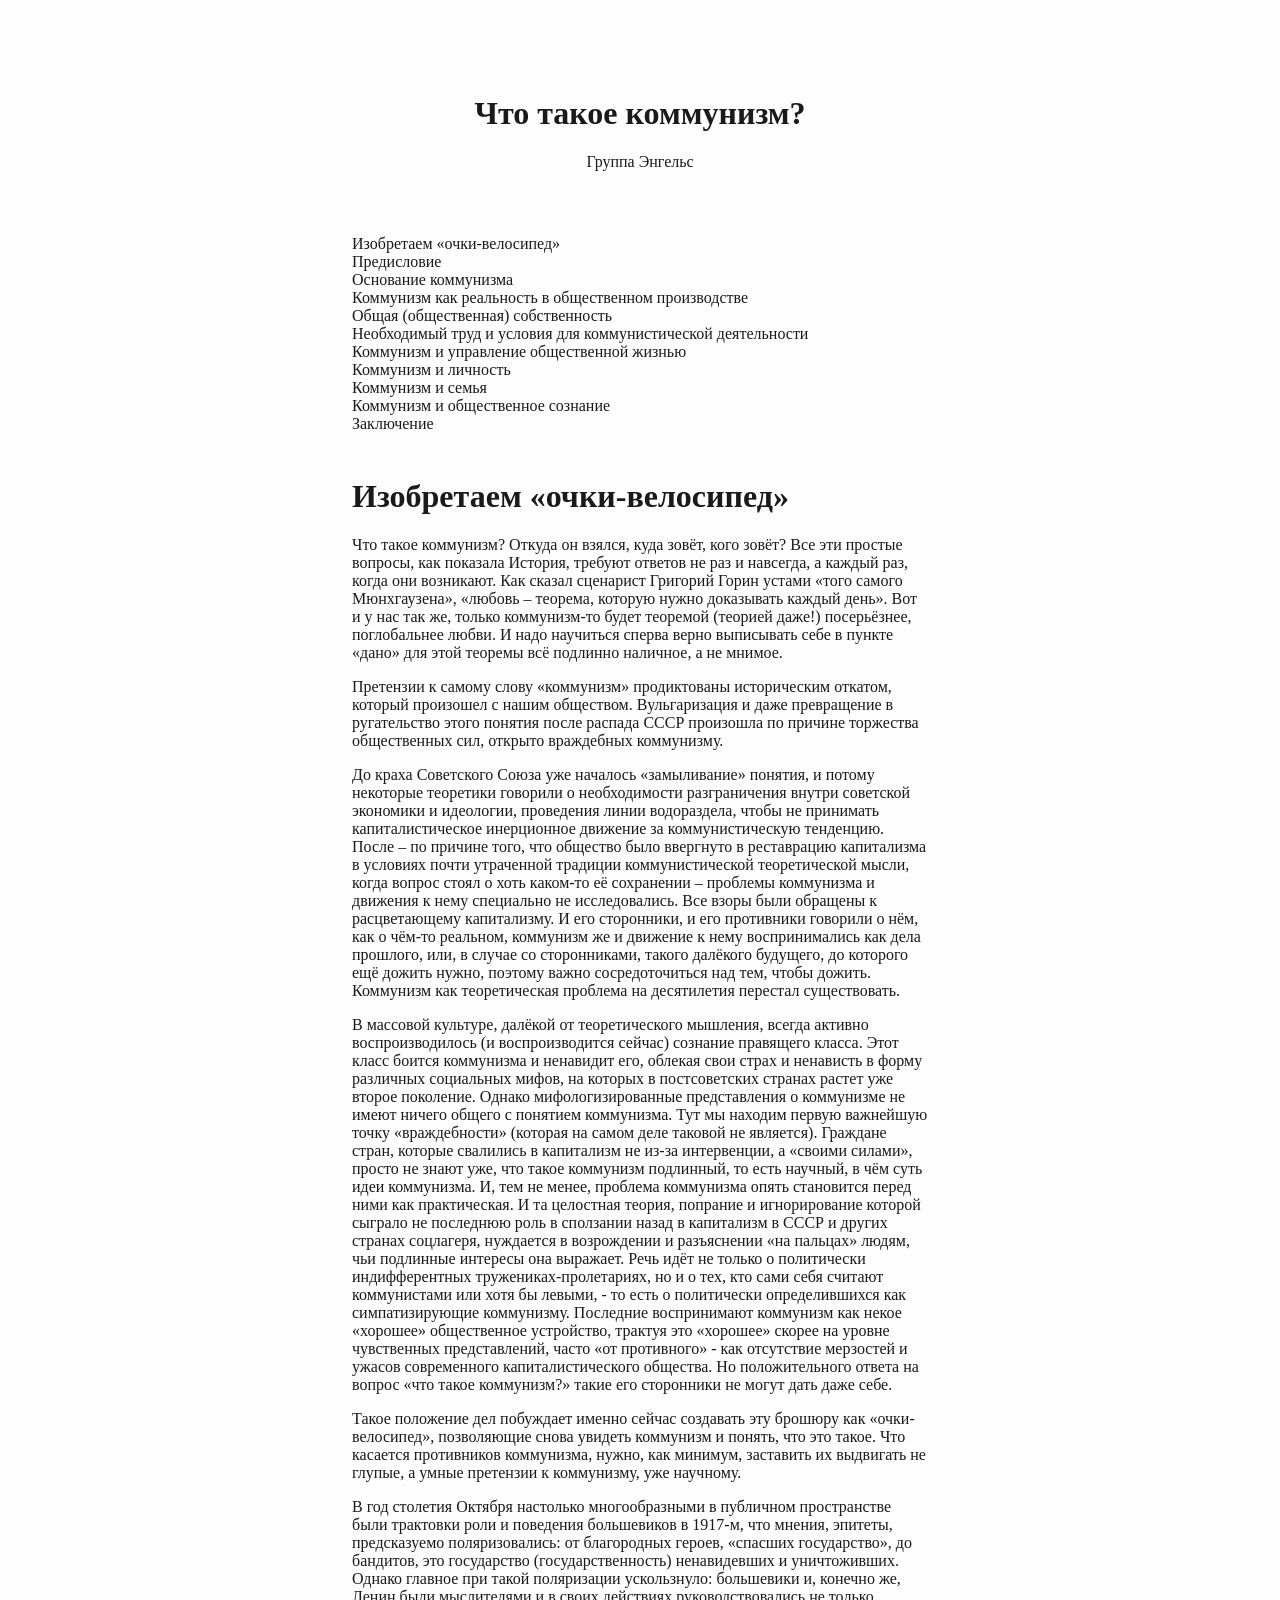
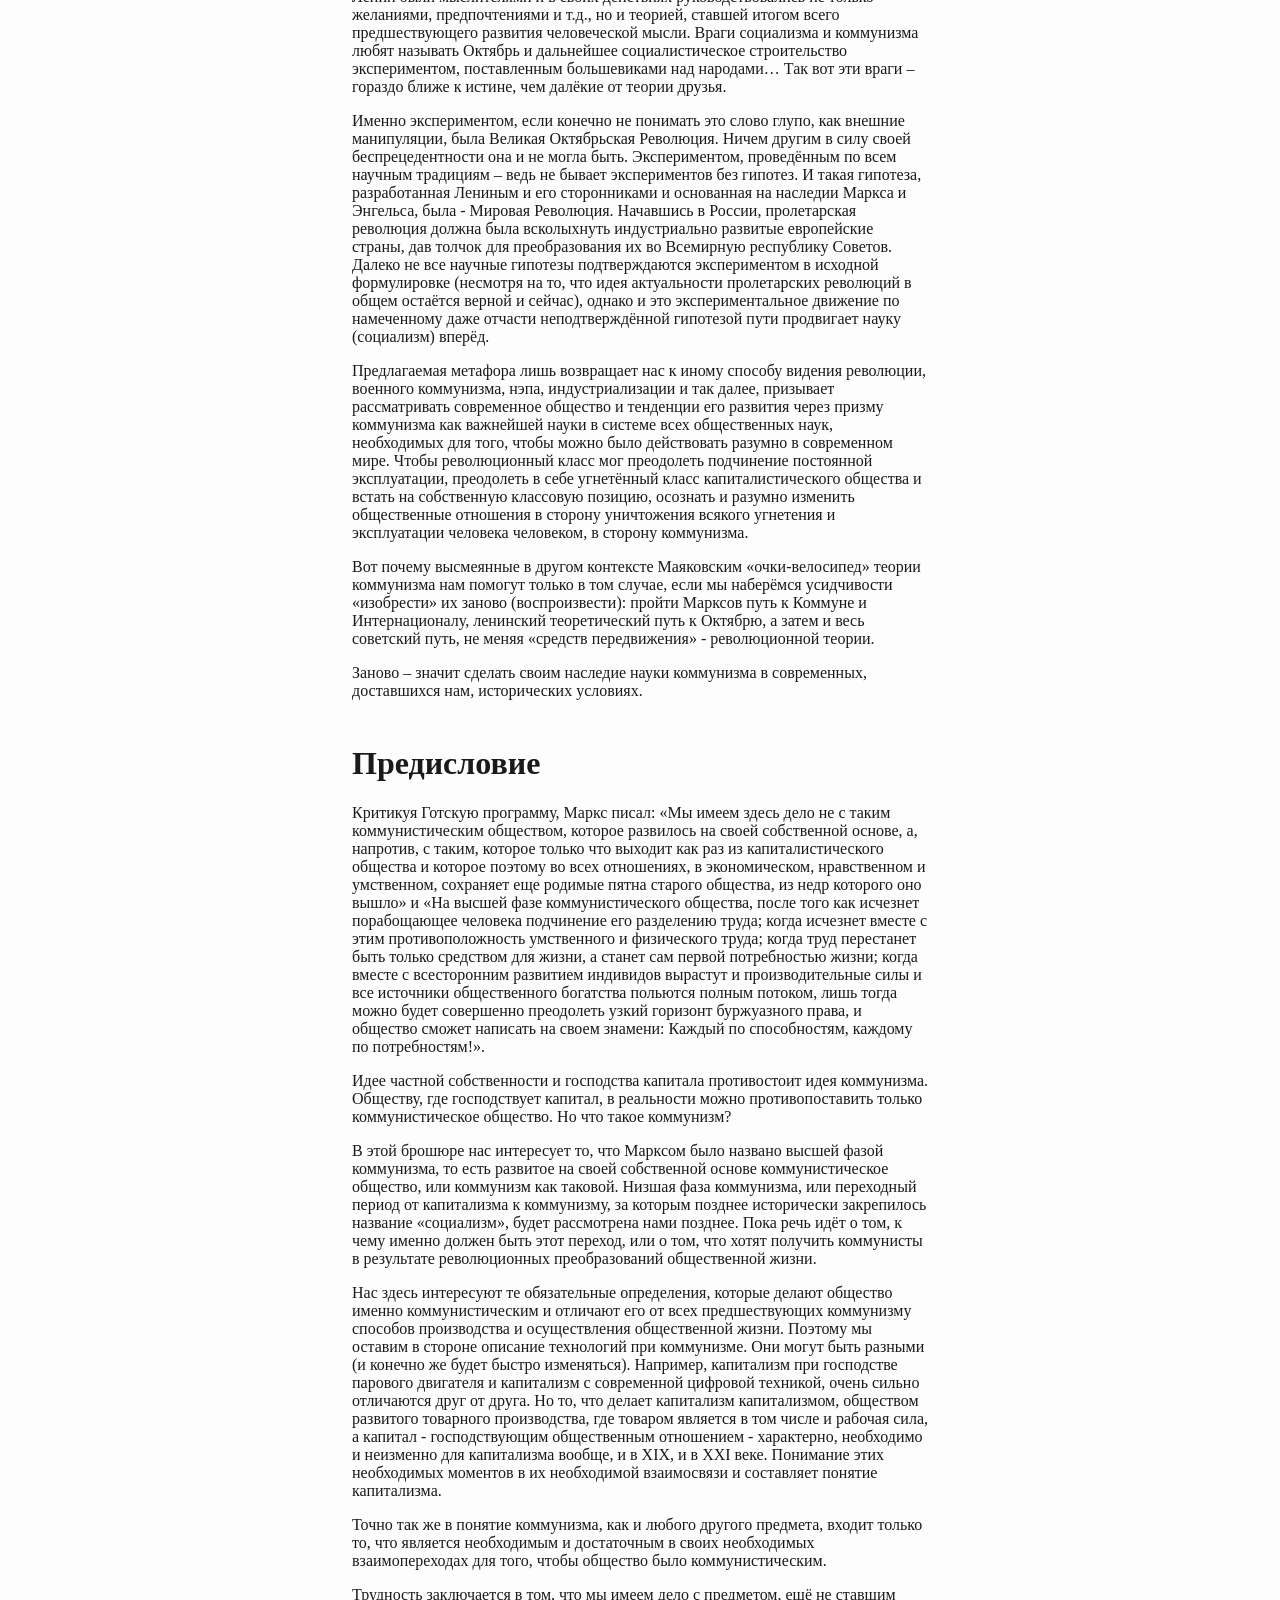
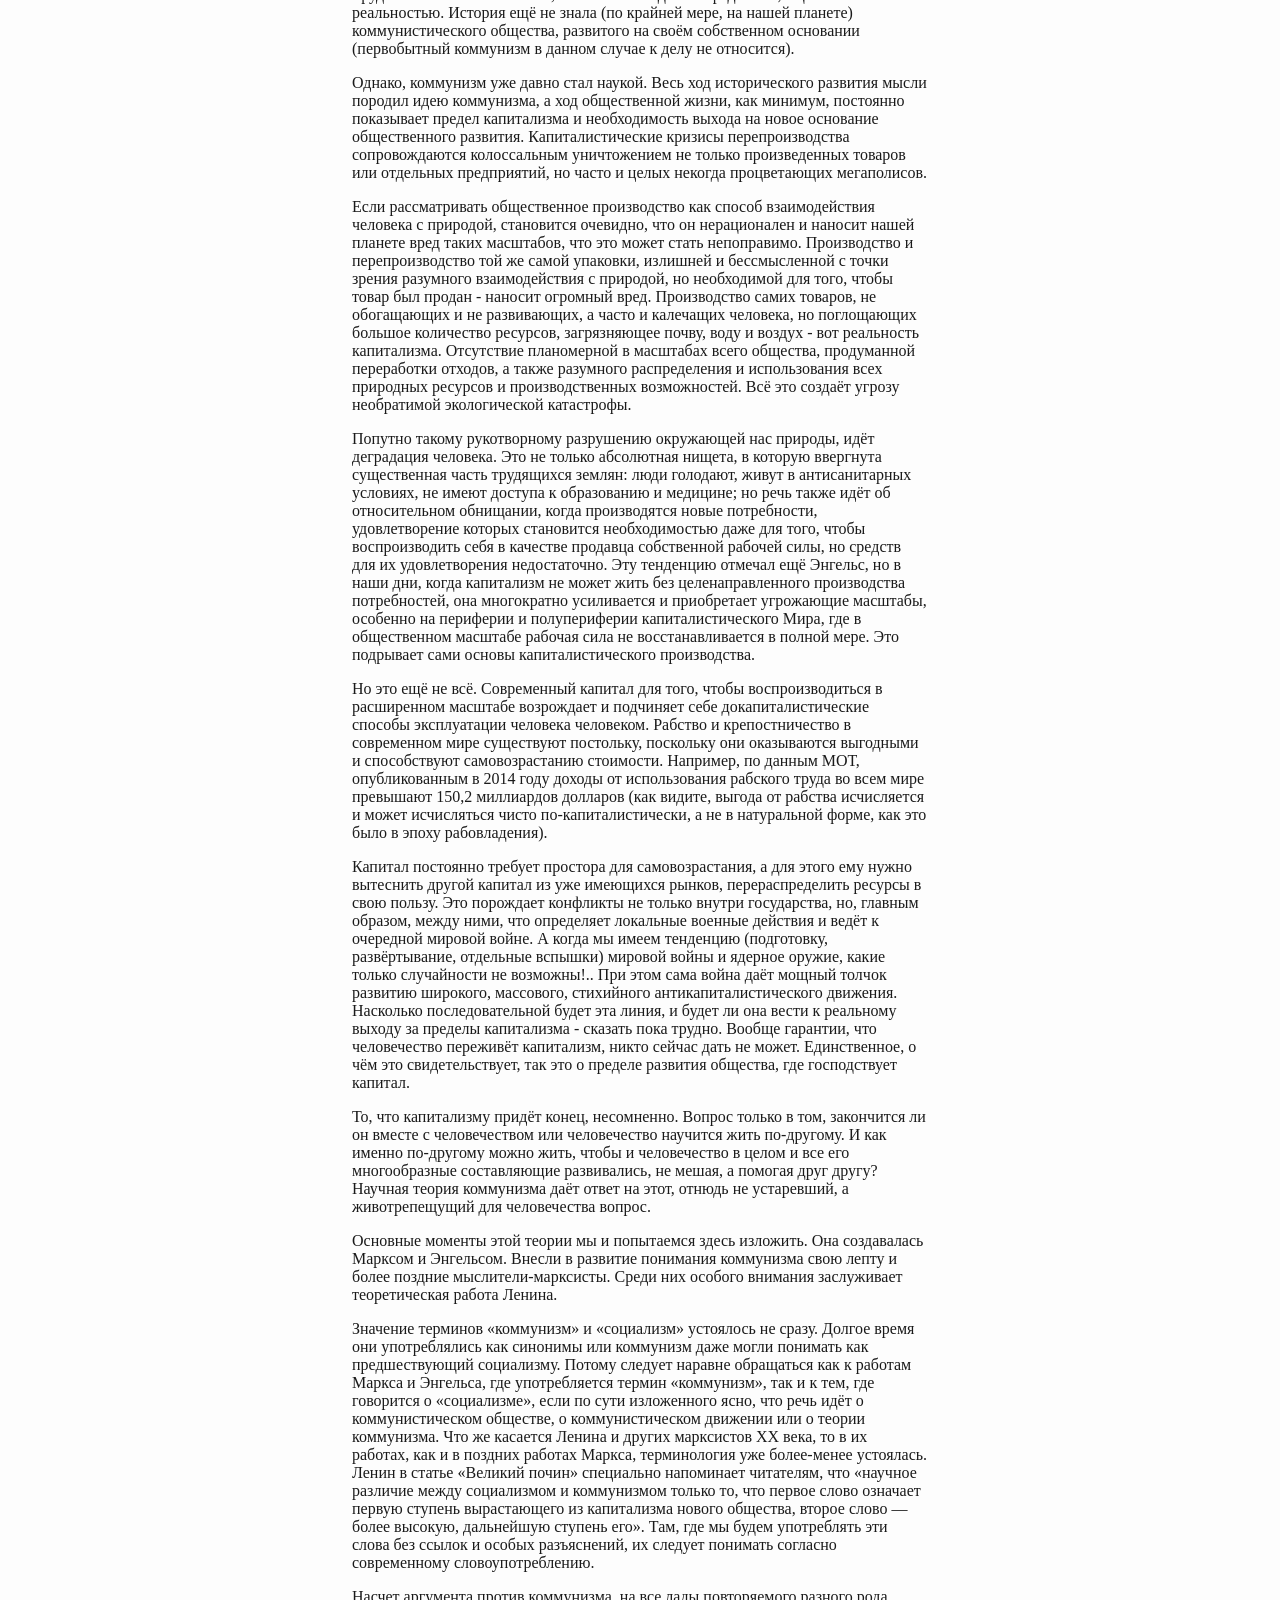
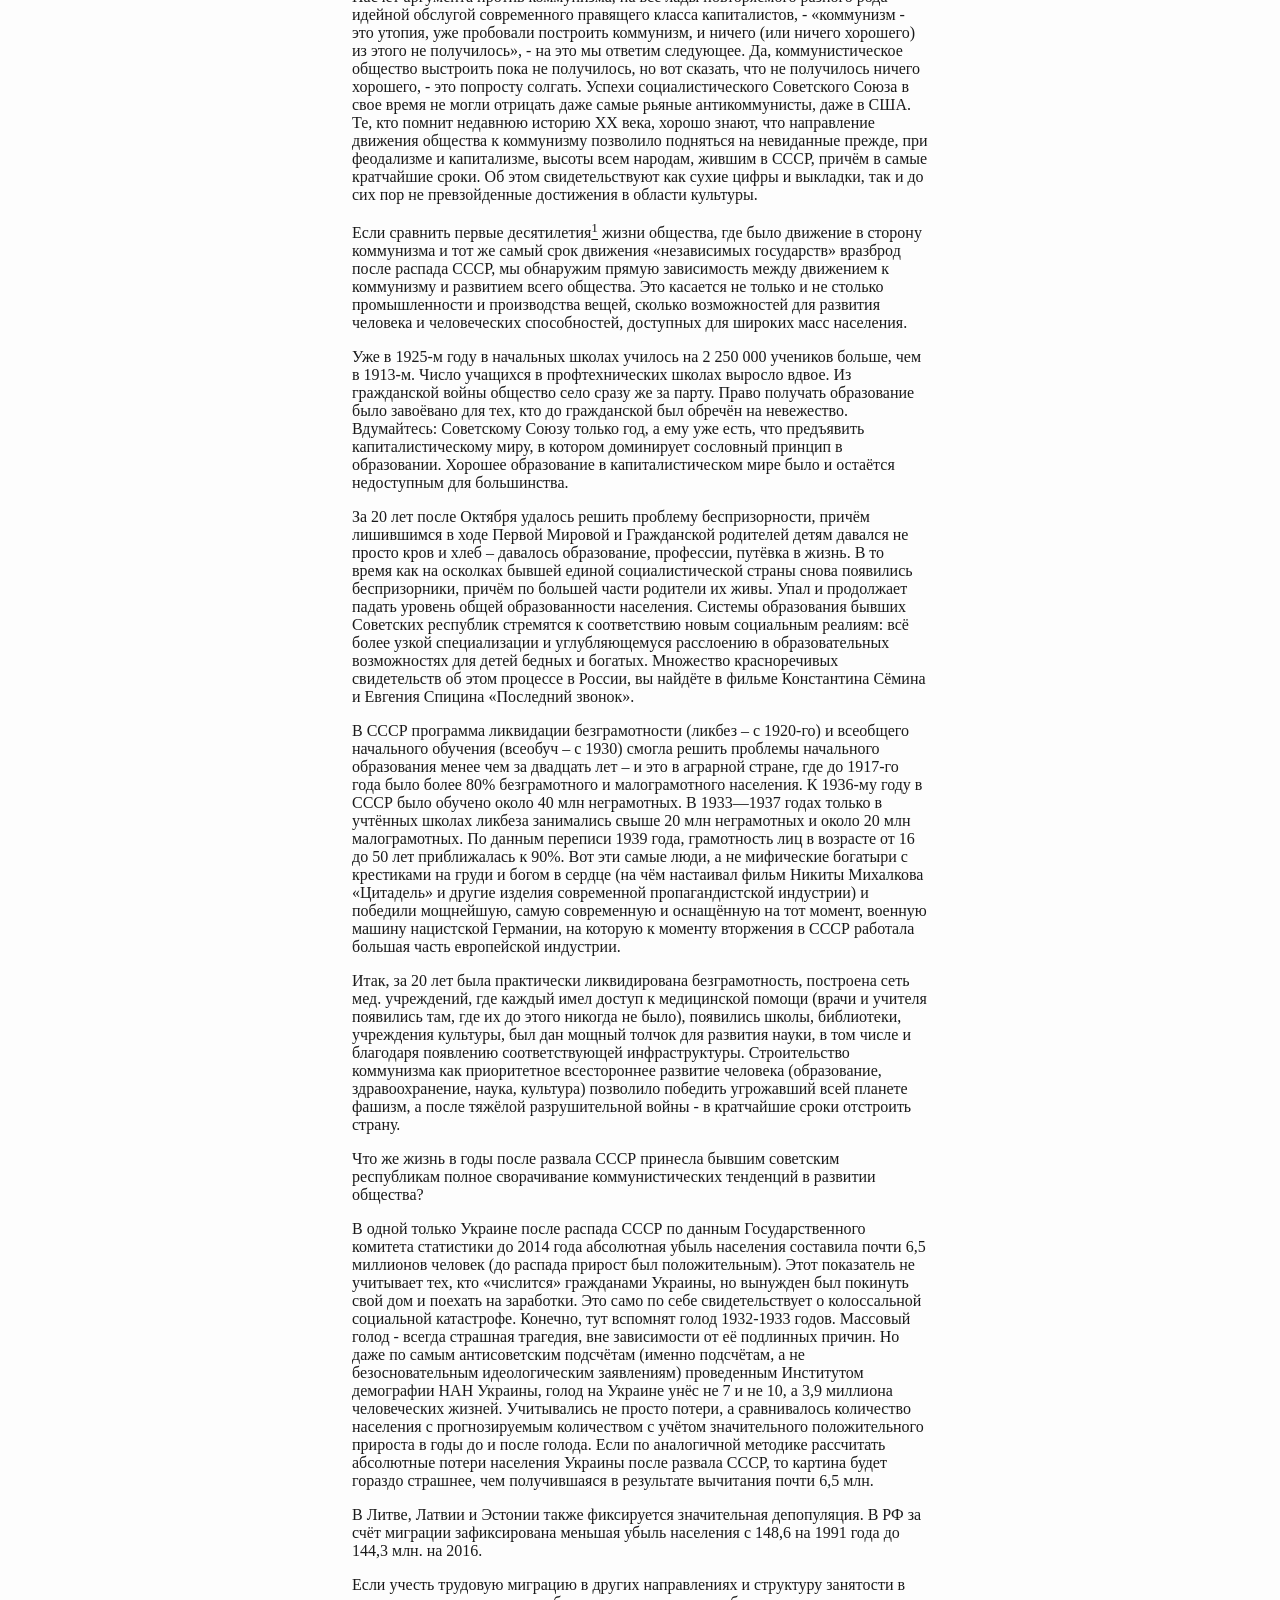
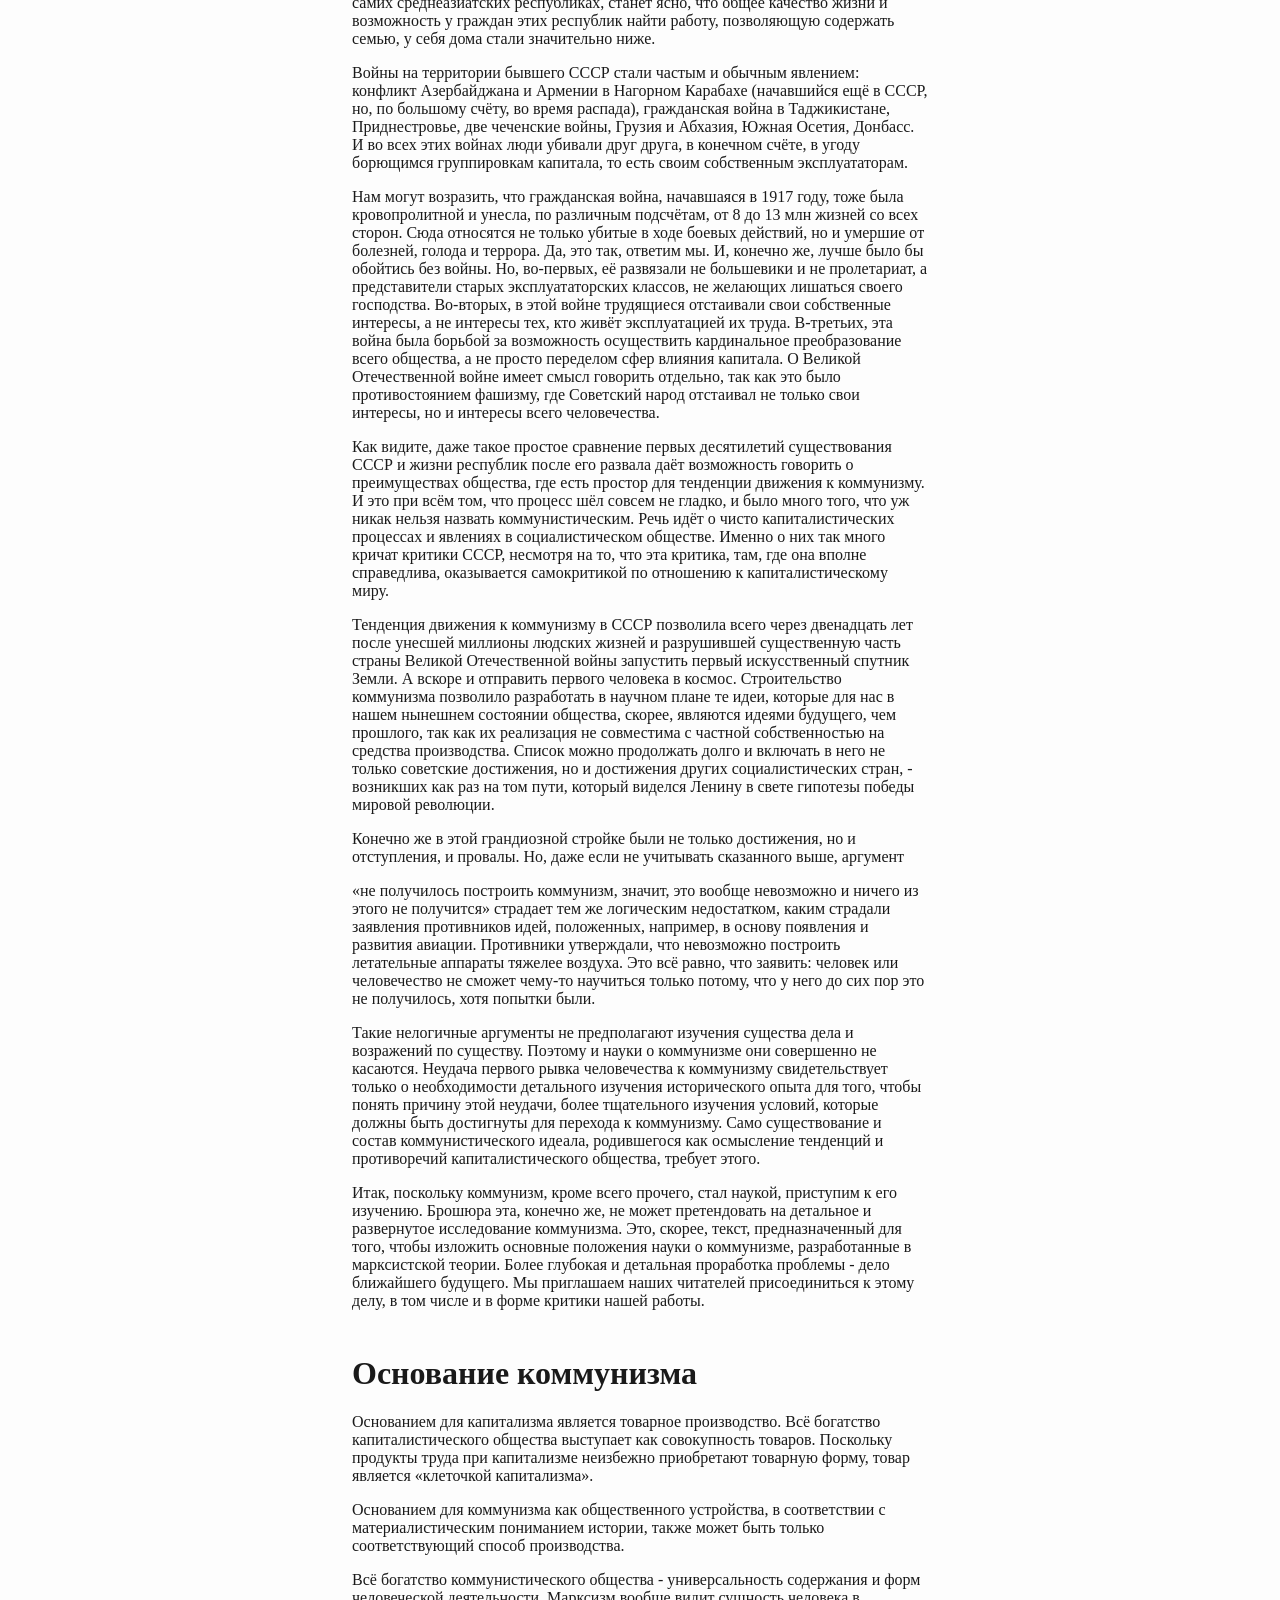
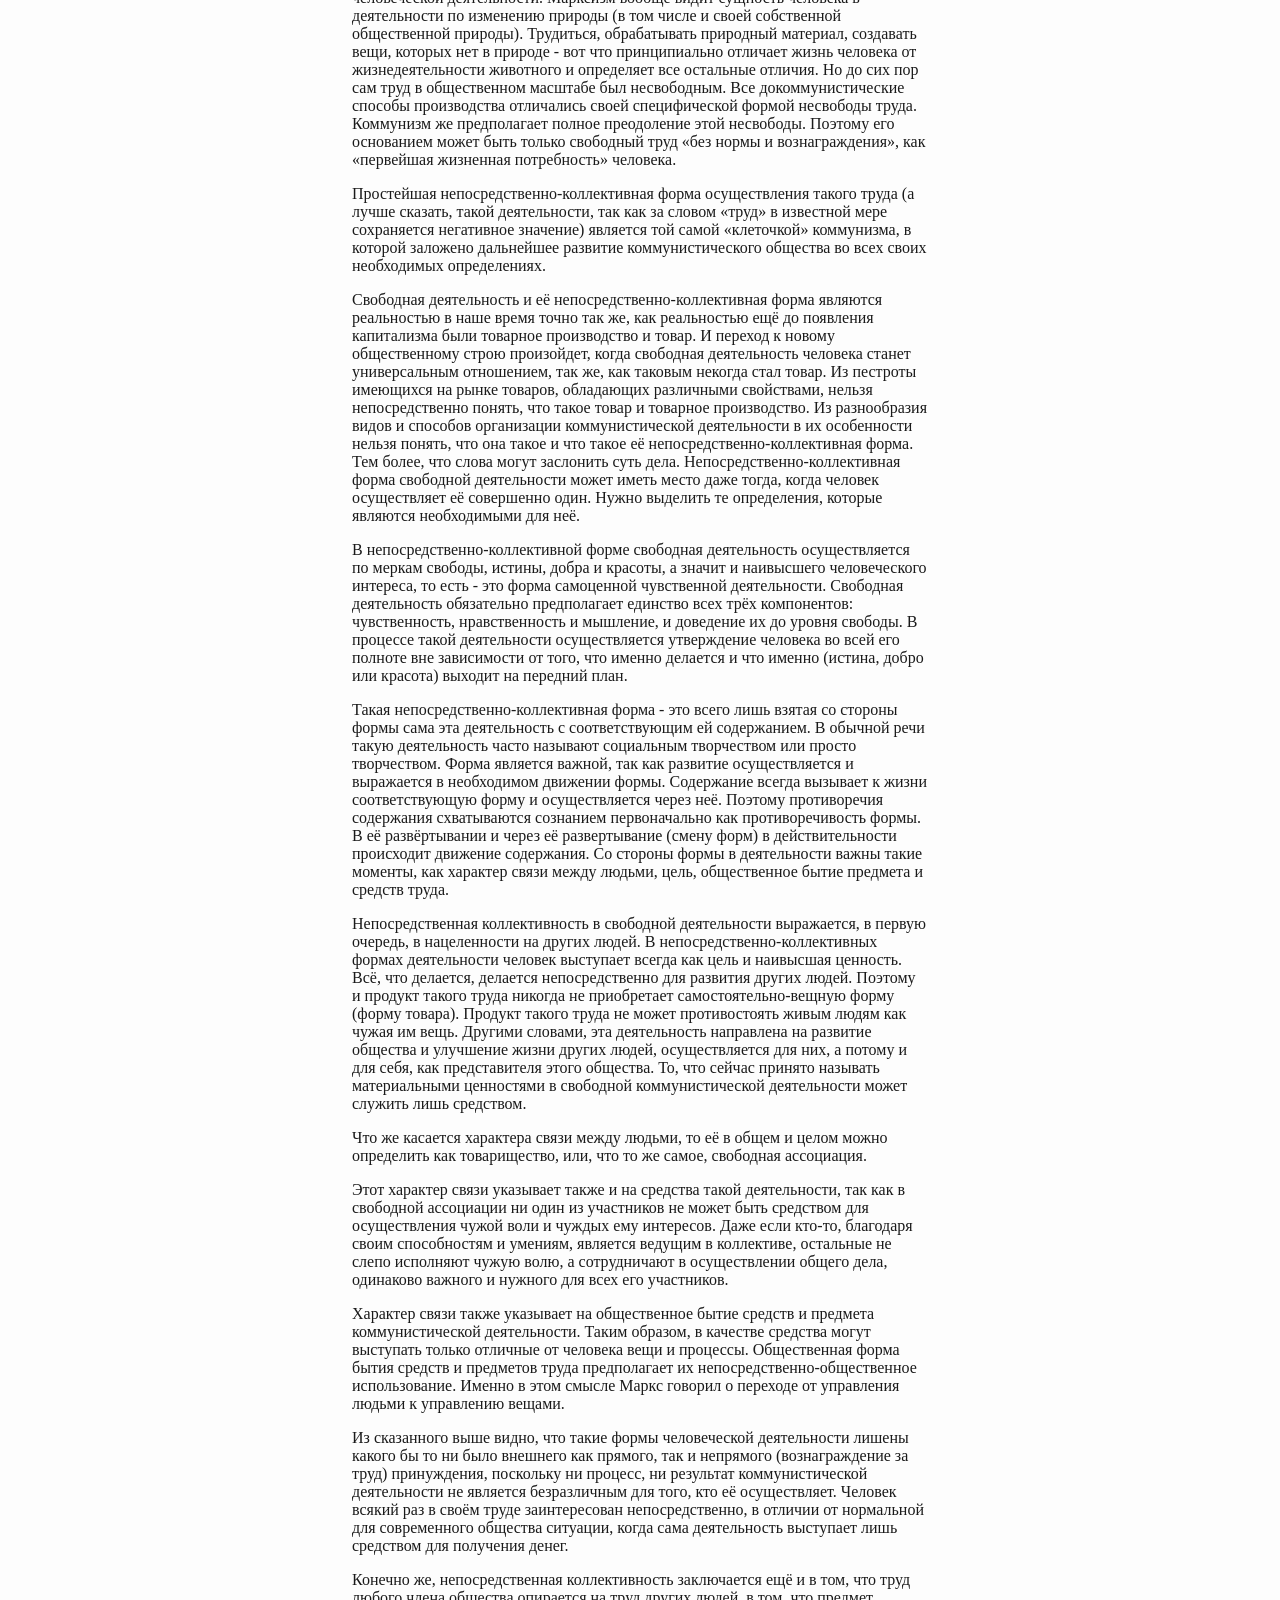
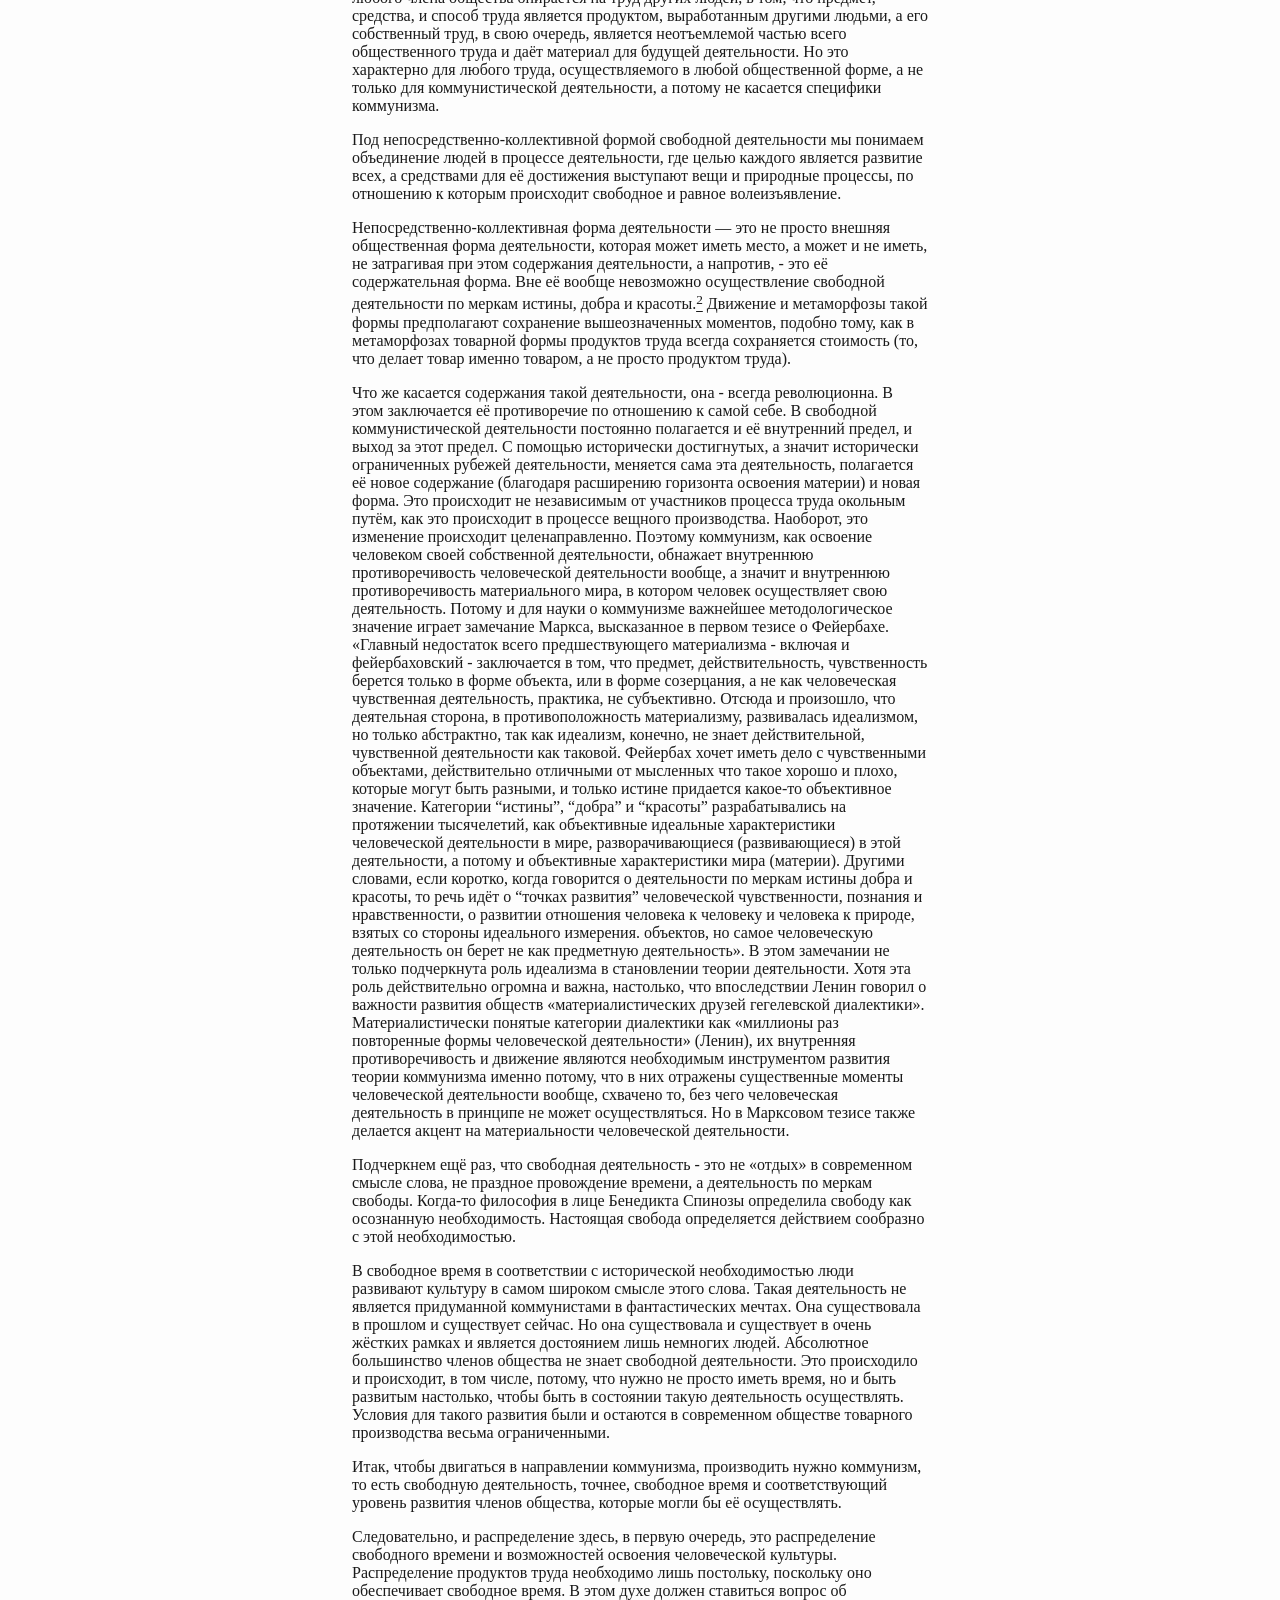
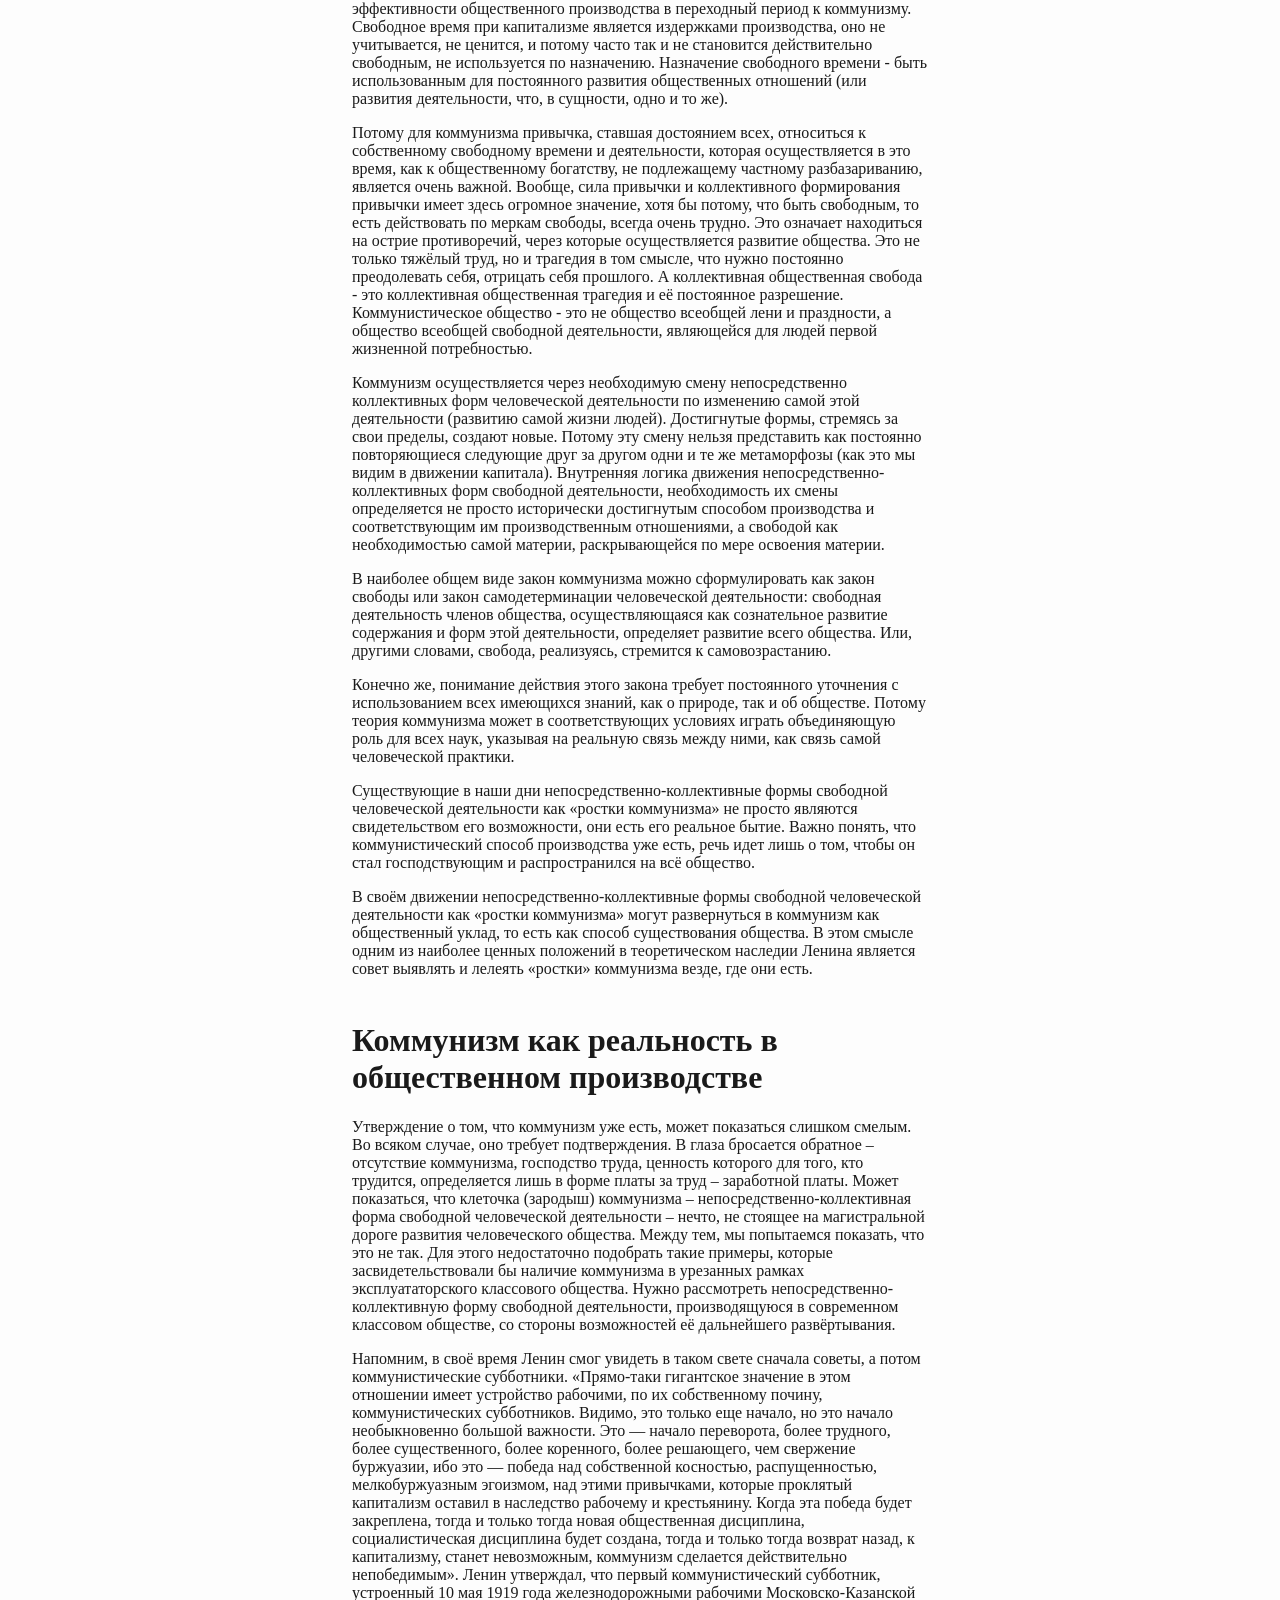
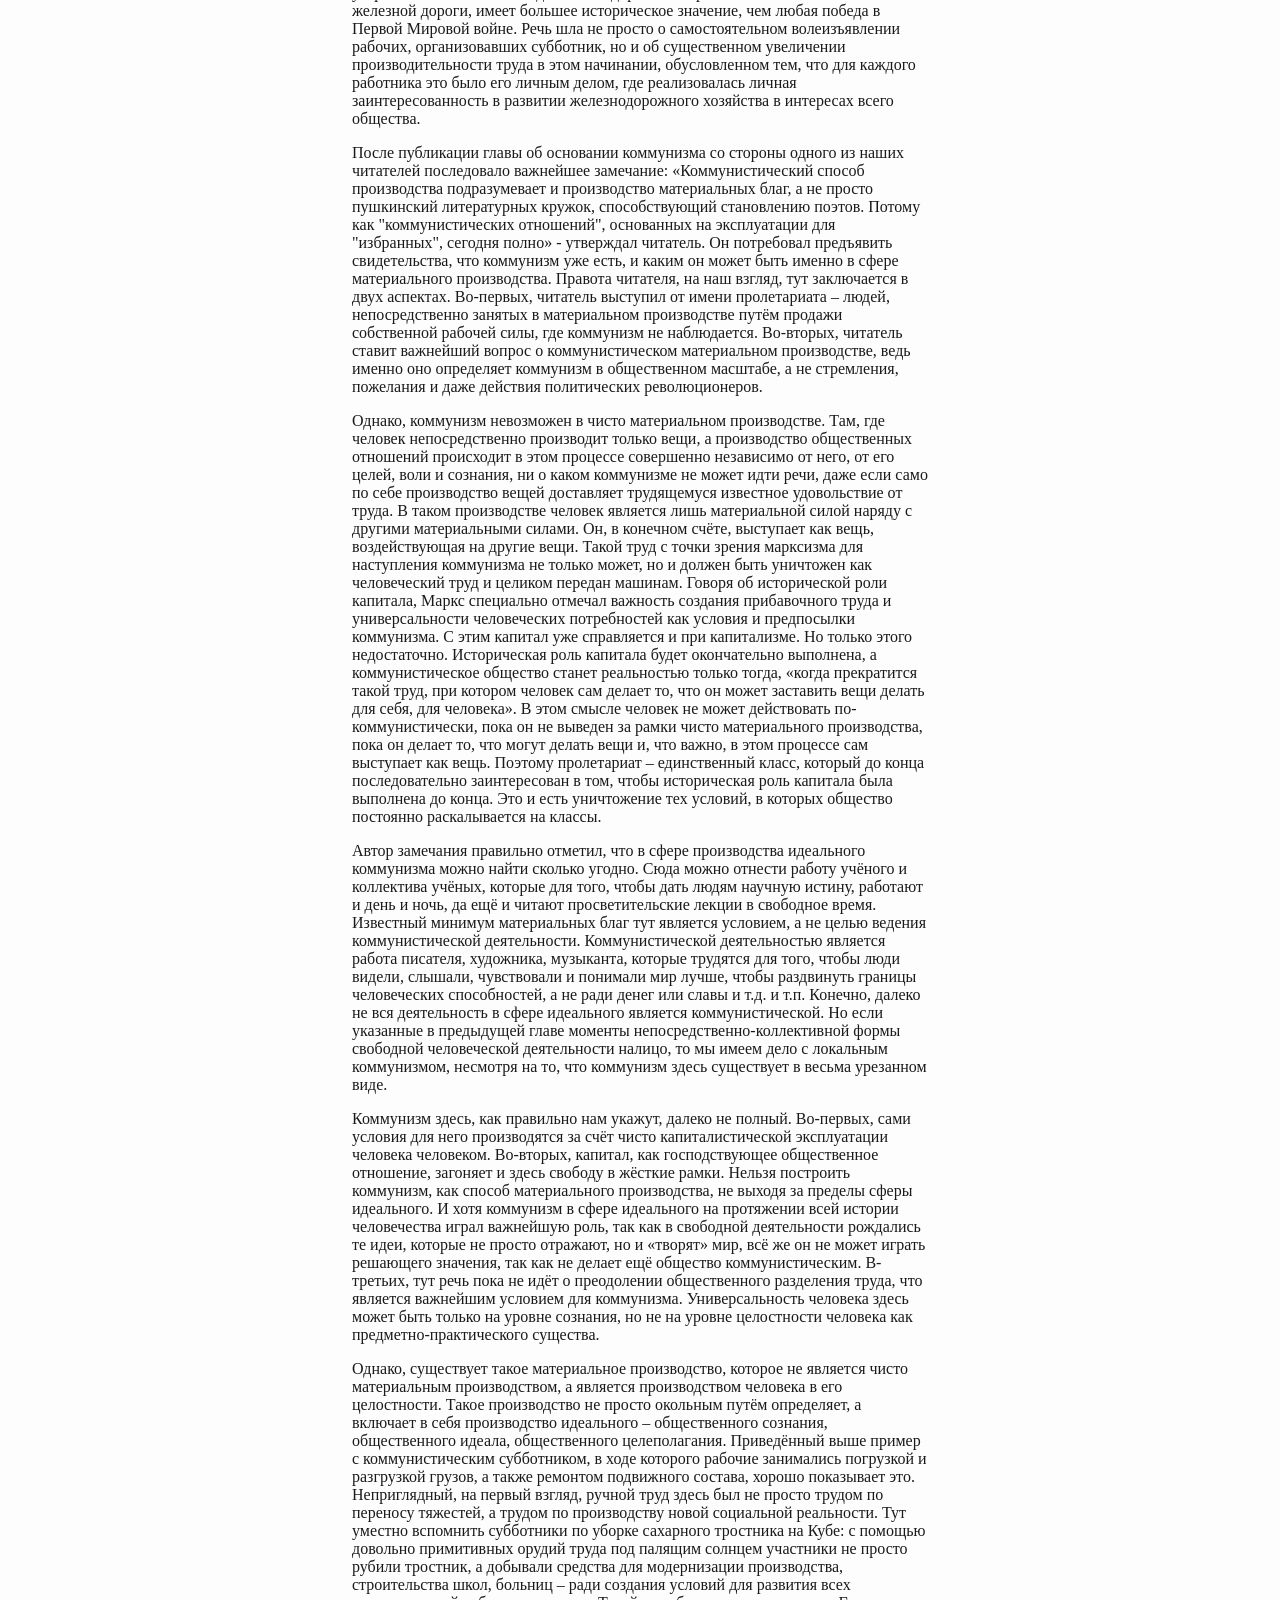
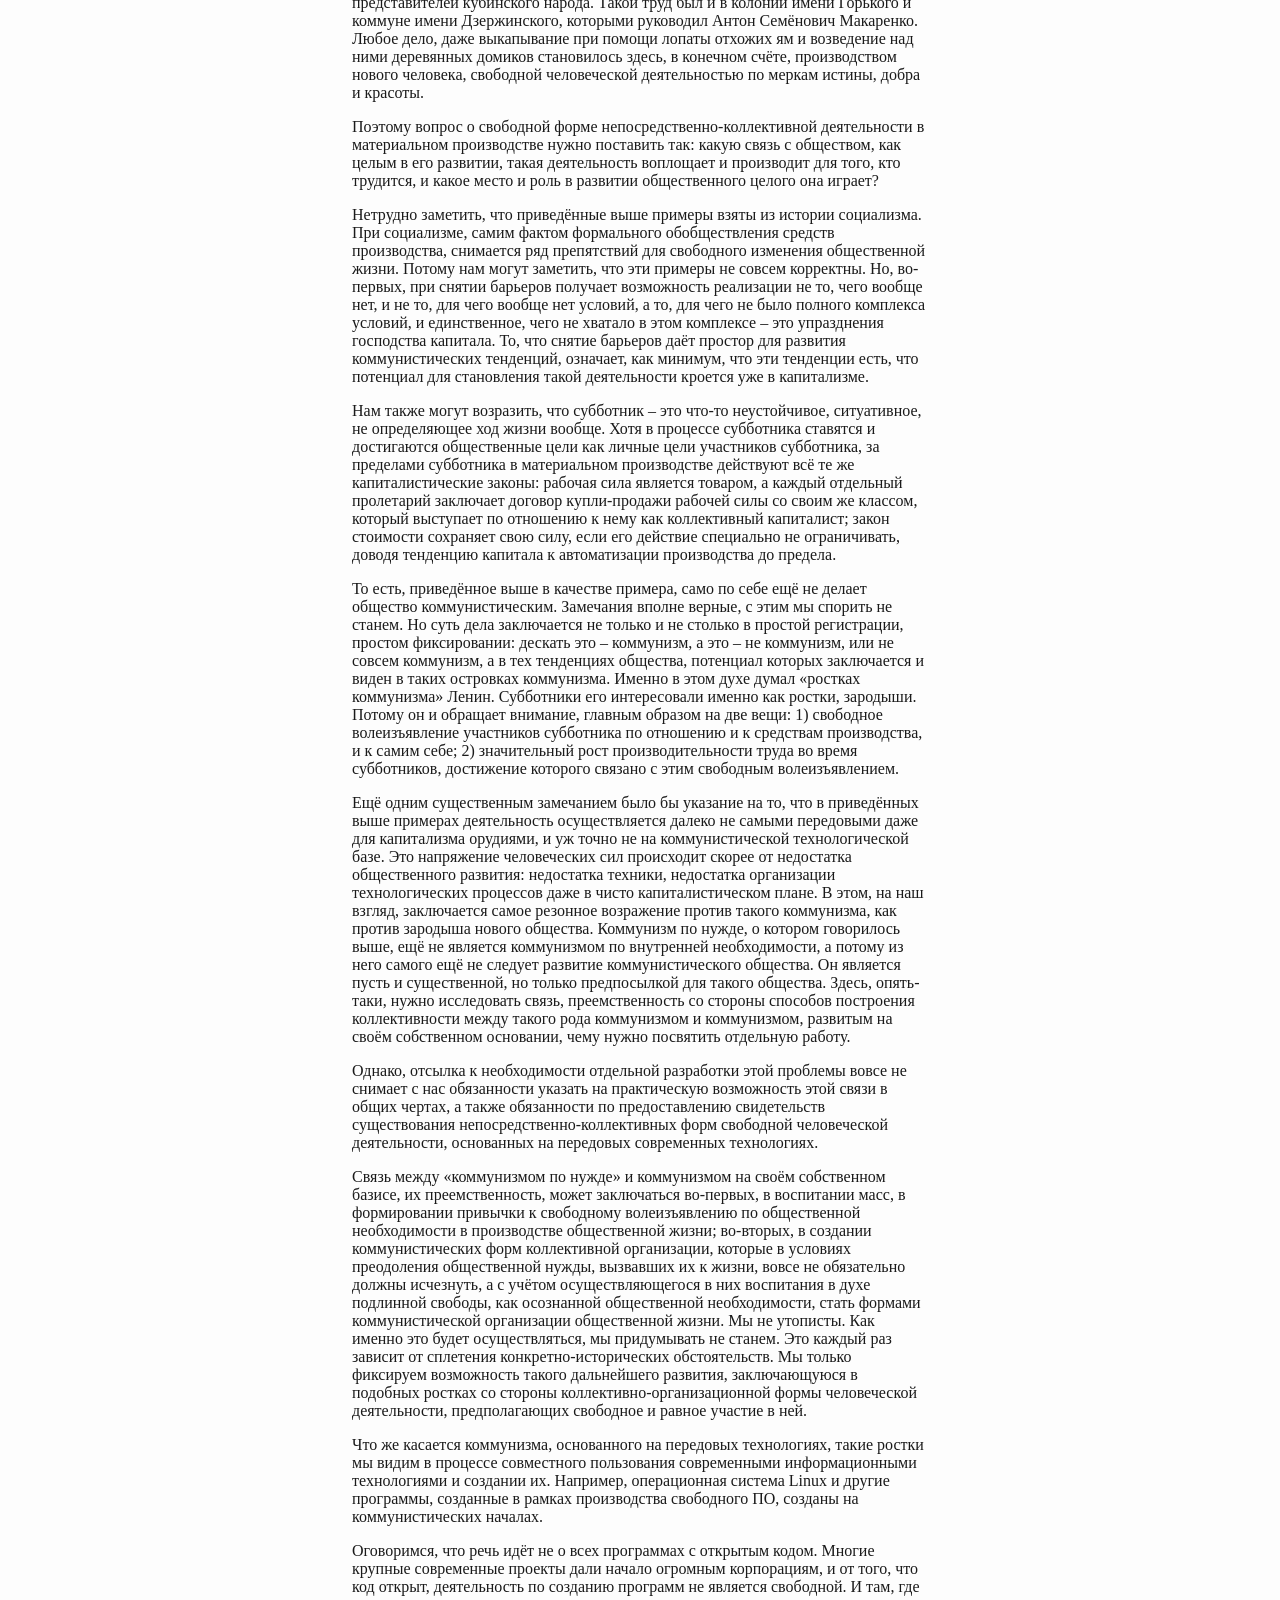
<file: results/russian/chto_takoe_kommunizm.html>
<!DOCTYPE html>
<html xmlns="http://www.w3.org/1999/xhtml" lang="ru" xml:lang="ru">
<head>
  <meta charset="utf-8" />
  <meta name="generator" content="pandoc 3.11" />
  <meta name="viewport" content="width=device-width, initial-scale=1.0, user-scalable=yes" />
  <meta name="author" content="Группа Энгельс" />
  <title>Что такое коммунизм?</title>
  <style>

html {
color: #1a1a1a;
background-color: #fdfdfd;
}
body {
margin: 0 auto;
max-width: 36em;
padding-left: 50px;
padding-right: 50px;
padding-top: 50px;
padding-bottom: 50px;
hyphens: auto;
overflow-wrap: break-word;
text-rendering: optimizeLegibility;
font-kerning: normal;
}
@media (max-width: 600px) {
body {
font-size: 0.9em;
padding: 12px;
}
h1 {
font-size: 1.8em;
}
}
@media print {
html {
background-color: white;
}
body {
background-color: transparent;
color: black;
}
p, h2, h3 {
orphans: 3;
widows: 3;
}
h2, h3, h4 {
page-break-after: avoid;
}
}
p {
margin: 1em 0;
}
a {
color: #1a1a1a;
}
a:visited {
color: #1a1a1a;
}
img {
max-width: 100%;
}
svg {
height: auto;
max-width: 100%;
}
h1, h2, h3, h4, h5, h6 {
margin-top: 1.4em;
}
h5, h6 {
font-size: 1em;
font-style: italic;
}
h6 {
font-weight: normal;
}
ol, ul {
padding-left: 1.7em;
margin-top: 1em;
}
li > ol, li > ul {
margin-top: 0;
}
blockquote {
margin: 1em 0 1em 1.7em;
padding-left: 1em;
border-left: 2px solid #e6e6e6;
color: #606060;
}
code {
white-space: pre-wrap;
font-family: Menlo, Monaco, Consolas, 'Lucida Console', monospace;
font-size: 85%;
margin: 0;
hyphens: manual;
}
pre {
margin: 1em 0;
overflow: auto;
}
pre code {
padding: 0;
overflow: visible;
overflow-wrap: normal;
}
.sourceCode {
background-color: transparent;
overflow: visible;
}
hr {
border: none;
border-top: 1px solid #1a1a1a;
height: 1px;
margin: 1em 0;
}
table {
margin: 1em 0;
border-collapse: collapse;
width: 100%;
overflow-x: auto;
display: block;
font-variant-numeric: lining-nums tabular-nums;
}
table caption {
margin-bottom: 0.75em;
}
tbody {
margin-top: 0.5em;
border-top: 1px solid #1a1a1a;
border-bottom: 1px solid #1a1a1a;
}
th {
border-top: 1px solid #1a1a1a;
padding: 0.25em 0.5em 0.25em 0.5em;
}
td {
padding: 0.125em 0.5em 0.25em 0.5em;
}
header {
margin-bottom: 4em;
text-align: center;
}
#TOC li {
list-style: none;
}
#TOC ul {
padding-left: 1.3em;
}
#TOC > ul {
padding-left: 0;
}
#TOC a:not(:hover) {
text-decoration: none;
}
span.smallcaps{font-variant: small-caps;}
div.columns{display: flex; gap: 1.5em;}
div.column{flex: auto;}
@media screen {
div.columns{gap: min(4vw, 1.5em);}
div.column{overflow-x: auto;}
}
div.hanging-indent{margin-left: 1.5em; text-indent: -1.5em;}

ul.task-list[class]{list-style: none;}
ul.task-list li input[type="checkbox"] {
font-size: inherit;
width: 0.8em;
margin: 0 0.8em 0.2em -1.6em;
vertical-align: middle;
}
</style>
</head>
<body>
<header id="title-block-header">
<h1 class="title">Что такое коммунизм?</h1>
<p class="author">Группа Энгельс</p>
</header>
<nav id="TOC" role="doc-toc">
<ul>
<li><a href="#sec:01_izobretaem_ochki" id="toc-sec:01_izobretaem_ochki">Изобретаем «очки-велосипед»</a></li>
<li><a href="#sec:02_predislovie" id="toc-sec:02_predislovie">Предисловие</a></li>
<li><a href="#sec:03_osnovanie" id="toc-sec:03_osnovanie">Основание
коммунизма</a></li>
<li><a href="#sec:04_kommunizm_realnost" id="toc-sec:04_kommunizm_realnost">Коммунизм как реальность в
общественном производстве</a></li>
<li><a href="#sec:05_obshhaya_sobstvennost" id="toc-sec:05_obshhaya_sobstvennost">Общая (общественная)
собственность</a></li>
<li><a href="#sec:06_necessitatem_truda" id="toc-sec:06_necessitatem_truda">Необходимый труд и условия для
коммунистической деятельности</a></li>
<li><a href="#sec:07_kommunizm_upravlenie" id="toc-sec:07_kommunizm_upravlenie">Коммунизм и управление общественной
жизнью</a></li>
<li><a href="#sec:08_kommunizm_lichnost" id="toc-sec:08_kommunizm_lichnost">Коммунизм и личность</a></li>
<li><a href="#sec:09_kommunizm_semya" id="toc-sec:09_kommunizm_semya">Коммунизм и семья</a></li>
<li><a href="#sec:10_kommunizm_soznanie" id="toc-sec:10_kommunizm_soznanie">Коммунизм и общественное
сознание</a></li>
<li><a href="#sec:11_zaklyuchenie" id="toc-sec:11_zaklyuchenie">Заключение</a></li>
</ul>
</nav>
<h1 id="sec:01_izobretaem_ochki">Изобретаем «очки-велосипед»</h1>
<p>Что такое коммунизм? Откуда он взялся, куда зовёт, кого зовёт? Все
эти простые вопросы, как показала История, требуют ответов не раз и
навсегда, а каждый раз, когда они возникают. Как сказал сценарист
Григорий Горин устами «того самого Мюнхгаузена», «любовь – теорема,
которую нужно доказывать каждый день». Вот и у нас так же, только
коммунизм-то будет теоремой (теорией даже!) посерьёзнее, поглобальнее
любви. И надо научиться сперва верно выписывать себе в пункте «дано» для
этой теоремы всё подлинно наличное, а не мнимое.</p>
<p>Претензии к самому слову «коммунизм» продиктованы историческим
откатом, который произошел с нашим обществом. Вульгаризация и даже
превращение в ругательство этого понятия после распада СССР произошла по
причине торжества общественных сил, открыто враждебных коммунизму.</p>
<p>До краха Советского Союза уже началось «замыливание» понятия, и
потому некоторые теоретики говорили о необходимости разграничения внутри
советской экономики и идеологии, проведения линии водораздела, чтобы не
принимать капиталистическое инерционное движение за коммунистическую
тенденцию. После – по причине того, что общество было ввергнуто в
реставрацию капитализма в условиях почти утраченной традиции
коммунистической теоретической мысли, когда вопрос стоял о хоть каком-то
её сохранении – проблемы коммунизма и движения к нему специально не
исследовались. Все взоры были обращены к расцветающему капитализму. И
его сторонники, и его противники говорили о нём, как о чём-то реальном,
коммунизм же и движение к нему воспринимались как дела прошлого, или, в
случае со сторонниками, такого далёкого будущего, до которого ещё дожить
нужно, поэтому важно сосредоточиться над тем, чтобы дожить. Коммунизм
как теоретическая проблема на десятилетия перестал существовать.</p>
<p>В массовой культуре, далёкой от теоретического мышления, всегда
активно воспроизводилось (и воспроизводится сейчас) сознание правящего
класса. Этот класс боится коммунизма и ненавидит его, облекая свои страх
и ненависть в форму различных социальных мифов, на которых в
постсоветских странах растет уже второе поколение. Однако
мифологизированные представления о коммунизме не имеют ничего общего с
понятием коммунизма. Тут мы находим первую важнейшую точку
«враждебности» (которая на самом деле таковой не является). Граждане
стран, которые свалились в капитализм не из-за интервенции, а «своими
силами», просто не знают уже, что такое коммунизм подлинный, то есть
научный, в чём суть идеи коммунизма. И, тем не менее, проблема
коммунизма опять становится перед ними как практическая. И та целостная
теория, попрание и игнорирование которой сыграло не последнюю роль в
сползании назад в капитализм в СССР и других странах соцлагеря,
нуждается в возрождении и разъяснении «на пальцах» людям, чьи подлинные
интересы она выражает. Речь идёт не только о политически индифферентных
тружениках-пролетариях, но и о тех, кто сами себя считают коммунистами
или хотя бы левыми, - то есть о политически определившихся как
симпатизирующие коммунизму. Последние воспринимают коммунизм как некое
«хорошее» общественное устройство, трактуя это «хорошее» скорее на
уровне чувственных представлений, часто «от противного» - как отсутствие
мерзостей и ужасов современного капиталистического общества. Но
положительного ответа на вопрос «что такое коммунизм?» такие его
сторонники не могут дать даже себе.</p>
<p>Такое положение дел побуждает именно сейчас создавать эту брошюру как
«очки-велосипед», позволяющие снова увидеть коммунизм и понять, что это
такое. Что касается противников коммунизма, нужно, как минимум,
заставить их выдвигать не глупые, а умные претензии к коммунизму, уже
научному.</p>
<p>В год столетия Октября настолько многообразными в публичном
пространстве были трактовки роли и поведения большевиков в 1917-м, что
мнения, эпитеты, предсказуемо поляризовались: от благородных героев,
«спасших государство», до бандитов, это государство (государственность)
ненавидевших и уничтоживших. Однако главное при такой поляризации
ускользнуло: большевики и, конечно же, Ленин были мыслителями и в своих
действиях руководствовались не только желаниями, предпочтениями и т.д.,
но и теорией, ставшей итогом всего предшествующего развития человеческой
мысли. Враги социализма и коммунизма любят называть Октябрь и дальнейшее
социалистическое строительство экспериментом, поставленным большевиками
над народами… Так вот эти враги – гораздо ближе к истине, чем далёкие от
теории друзья.</p>
<p>Именно экспериментом, если конечно не понимать это слово глупо, как
внешние манипуляции, была Великая Октябрьская Революция. Ничем другим в
силу своей беспрецедентности она и не могла быть. Экспериментом,
проведённым по всем научным традициям – ведь не бывает экспериментов без
гипотез. И такая гипотеза, разработанная Лениным и его сторонниками и
основанная на наследии Маркса и Энгельса, была - Мировая Революция.
Начавшись в России, пролетарская революция должна была всколыхнуть
индустриально развитые европейские страны, дав толчок для преобразования
их во Всемирную республику Советов. Далеко не все научные гипотезы
подтверждаются экспериментом в исходной формулировке (несмотря на то,
что идея актуальности пролетарских революций в общем остаётся верной и
сейчас), однако и это экспериментальное движение по намеченному даже
отчасти неподтверждённой гипотезой пути продвигает науку (социализм)
вперёд.</p>
<p>Предлагаемая метафора лишь возвращает нас к иному способу видения
революции, военного коммунизма, нэпа, индустриализации и так далее,
призывает рассматривать современное общество и тенденции его развития
через призму коммунизма как важнейшей науки в системе всех общественных
наук, необходимых для того, чтобы можно было действовать разумно в
современном мире. Чтобы революционный класс мог преодолеть подчинение
постоянной эксплуатации, преодолеть в себе угнетённый класс
капиталистического общества и встать на собственную классовую позицию,
осознать и разумно изменить общественные отношения в сторону уничтожения
всякого угнетения и эксплуатации человека человеком, в сторону
коммунизма.</p>
<p>Вот почему высмеянные в другом контексте Маяковским «очки-велосипед»
теории коммунизма нам помогут только в том случае, если мы наберёмся
усидчивости «изобрести» их заново (воспроизвести): пройти Марксов путь к
Коммуне и Интернационалу, ленинский теоретический путь к Октябрю, а
затем и весь советский путь, не меняя «средств передвижения» -
революционной теории.</p>
<p>Заново – значит сделать своим наследие науки коммунизма в
современных, доставшихся нам, исторических условиях.</p>
<h1 id="sec:02_predislovie">Предисловие</h1>
<p>Критикуя Готскую программу, Маркс писал: «Мы имеем здесь дело не с
таким коммунистическим обществом, которое развилось на своей собственной
основе, а, напротив, с таким, которое только что выходит как раз из
капиталистического общества и которое поэтому во всех отношениях, в
экономическом, нравственном и умственном, сохраняет еще родимые пятна
старого общества, из недр которого оно вышло» и «На высшей фазе
коммунистического общества, после того как исчезнет порабощающее
человека подчинение его разделению труда; когда исчезнет вместе с этим
противоположность умственного и физического труда; когда труд перестанет
быть только средством для жизни, а станет сам первой потребностью жизни;
когда вместе с всесторонним развитием индивидов вырастут и
производительные силы и все источники общественного богатства польются
полным потоком, лишь тогда можно будет совершенно преодолеть узкий
горизонт буржуазного права, и общество сможет написать на своем знамени:
Каждый по способностям, каждому по потребностям!».</p>
<p>Идее частной собственности и господства капитала противостоит идея
коммунизма. Обществу, где господствует капитал, в реальности можно
противопоставить только коммунистическое общество. Но что такое
коммунизм?</p>
<p>В этой брошюре нас интересует то, что Марксом было названо высшей
фазой коммунизма, то есть развитое на своей собственной основе
коммунистическое общество, или коммунизм как таковой. Низшая фаза
коммунизма, или переходный период от капитализма к коммунизму, за
которым позднее исторически закрепилось название «социализм», будет
рассмотрена нами позднее. Пока речь идёт о том, к чему именно должен
быть этот переход, или о том, что хотят получить коммунисты в результате
революционных преобразований общественной жизни.</p>
<p>Нас здесь интересуют те обязательные определения, которые делают
общество именно коммунистическим и отличают его от всех предшествующих
коммунизму способов производства и осуществления общественной жизни.
Поэтому мы оставим в стороне описание технологий при коммунизме. Они
могут быть разными (и конечно же будет быстро изменяться). Например,
капитализм при господстве парового двигателя и капитализм с современной
цифровой техникой, очень сильно отличаются друг от друга. Но то, что
делает капитализм капитализмом, обществом развитого товарного
производства, где товаром является в том числе и рабочая сила, а капитал
- господствующим общественным отношением - характерно, необходимо и
неизменно для капитализма вообще, и в XIX, и в XXI веке. Понимание этих
необходимых моментов в их необходимой взаимосвязи и составляет понятие
капитализма.</p>
<p>Точно так же в понятие коммунизма, как и любого другого предмета,
входит только то, что является необходимым и достаточным в своих
необходимых взаимопереходах для того, чтобы общество было
коммунистическим.</p>
<p>Трудность заключается в том, что мы имеем дело с предметом, ещё не
ставшим реальностью. История ещё не знала (по крайней мере, на нашей
планете) коммунистического общества, развитого на своём собственном
основании (первобытный коммунизм в данном случае к делу не
относится).</p>
<p>Однако, коммунизм уже давно стал наукой. Весь ход исторического
развития мысли породил идею коммунизма, а ход общественной жизни, как
минимум, постоянно показывает предел капитализма и необходимость выхода
на новое основание общественного развития. Капиталистические кризисы
перепроизводства сопровождаются колоссальным уничтожением не только
произведенных товаров или отдельных предприятий, но часто и целых
некогда процветающих мегаполисов.</p>
<p>Если рассматривать общественное производство как способ
взаимодействия человека с природой, становится очевидно, что он
нерационален и наносит нашей планете вред таких масштабов, что это может
стать непоправимо. Производство и перепроизводство той же самой
упаковки, излишней и бессмысленной с точки зрения разумного
взаимодействия с природой, но необходимой для того, чтобы товар был
продан - наносит огромный вред. Производство самих товаров, не
обогащающих и не развивающих, а часто и калечащих человека, но
поглощающих большое количество ресурсов, загрязняющее почву, воду и
воздух - вот реальность капитализма. Отсутствие планомерной в масштабах
всего общества, продуманной переработки отходов, а также разумного
распределения и использования всех природных ресурсов и производственных
возможностей. Всё это создаёт угрозу необратимой экологической
катастрофы.</p>
<p>Попутно такому рукотворному разрушению окружающей нас природы, идёт
деградация человека. Это не только абсолютная нищета, в которую
ввергнута существенная часть трудящихся землян: люди голодают, живут в
антисанитарных условиях, не имеют доступа к образованию и медицине; но
речь также идёт об относительном обнищании, когда производятся новые
потребности, удовлетворение которых становится необходимостью даже для
того, чтобы воспроизводить себя в качестве продавца собственной рабочей
силы, но средств для их удовлетворения недостаточно. Эту тенденцию
отмечал ещё Энгельс, но в наши дни, когда капитализм не может жить без
целенаправленного производства потребностей, она многократно усиливается
и приобретает угрожающие масштабы, особенно на периферии и полупериферии
капиталистического Мира, где в общественном масштабе рабочая сила не
восстанавливается в полной мере. Это подрывает сами основы
капиталистического производства.</p>
<p>Но это ещё не всё. Современный капитал для того, чтобы
воспроизводиться в расширенном масштабе возрождает и подчиняет себе
докапиталистические способы эксплуатации человека человеком. Рабство и
крепостничество в современном мире существуют постольку, поскольку они
оказываются выгодными и способствуют самовозрастанию стоимости.
Например, по данным МОТ, опубликованным в 2014 году доходы от
использования рабского труда во всем мире превышают 150,2 миллиардов
долларов (как видите, выгода от рабства исчисляется и может исчисляться
чисто по-капиталистически, а не в натуральной форме, как это было в
эпоху рабовладения).</p>
<p>Капитал постоянно требует простора для самовозрастания, а для этого
ему нужно вытеснить другой капитал из уже имеющихся рынков,
перераспределить ресурсы в свою пользу. Это порождает конфликты не
только внутри государства, но, главным образом, между ними, что
определяет локальные военные действия и ведёт к очередной мировой войне.
А когда мы имеем тенденцию (подготовку, развёртывание, отдельные
вспышки) мировой войны и ядерное оружие, какие только случайности не
возможны!.. При этом сама война даёт мощный толчок развитию широкого,
массового, стихийного антикапиталистического движения. Насколько
последовательной будет эта линия, и будет ли она вести к реальному
выходу за пределы капитализма - сказать пока трудно. Вообще гарантии,
что человечество переживёт капитализм, никто сейчас дать не может.
Единственное, о чём это свидетельствует, так это о пределе развития
общества, где господствует капитал.</p>
<p>То, что капитализму придёт конец, несомненно. Вопрос только в том,
закончится ли он вместе с человечеством или человечество научится жить
по-другому. И как именно по-другому можно жить, чтобы и человечество в
целом и все его многообразные составляющие развивались, не мешая, а
помогая друг другу? Научная теория коммунизма даёт ответ на этот, отнюдь
не устаревший, а животрепещущий для человечества вопрос.</p>
<p>Основные моменты этой теории мы и попытаемся здесь изложить. Она
создавалась Марксом и Энгельсом. Внесли в развитие понимания коммунизма
свою лепту и более поздние мыслители-марксисты. Среди них особого
внимания заслуживает теоретическая работа Ленина.</p>
<p>Значение терминов «коммунизм» и «социализм» устоялось не сразу.
Долгое время они употреблялись как синонимы или коммунизм даже могли
понимать как предшествующий социализму. Потому следует наравне
обращаться как к работам Маркса и Энгельса, где употребляется термин
«коммунизм», так и к тем, где говорится о «социализме», если по сути
изложенного ясно, что речь идёт о коммунистическом обществе, о
коммунистическом движении или о теории коммунизма. Что же касается
Ленина и других марксистов XX века, то в их работах, как и в поздних
работах Маркса, терминология уже более-менее устоялась. Ленин в статье
«Великий почин» специально напоминает читателям, что «научное различие
между социализмом и коммунизмом только то, что первое слово означает
первую ступень вырастающего из капитализма нового общества, второе слово
— более высокую, дальнейшую ступень его». Там, где мы будем употреблять
эти слова без ссылок и особых разъяснений, их следует понимать согласно
современному словоупотреблению.</p>
<p>Насчет аргумента против коммунизма, на все лады повторяемого разного
рода идейной обслугой современного правящего класса капиталистов, -
«коммунизм - это утопия, уже пробовали построить коммунизм, и ничего
(или ничего хорошего) из этого не получилось», - на это мы ответим
следующее. Да, коммунистическое общество выстроить пока не получилось,
но вот сказать, что не получилось ничего хорошего, - это попросту
солгать. Успехи социалистического Советского Союза в свое время не могли
отрицать даже самые рьяные антикоммунисты, даже в США. Те, кто помнит
недавнюю историю XX века, хорошо знают, что направление движения
общества к коммунизму позволило подняться на невиданные прежде, при
феодализме и капитализме, высоты всем народам, жившим в СССР, причём в
самые кратчайшие сроки. Об этом свидетельствуют как сухие цифры и
выкладки, так и до сих пор не превзойденные достижения в области
культуры.</p>
<p>Если сравнить первые десятилетия<a href="#fn1" class="footnote-ref" id="fnref1" role="doc-noteref"><sup>1</sup></a> жизни общества, где было
движение в сторону коммунизма и тот же самый срок движения «независимых
государств» вразброд после распада СССР, мы обнаружим прямую зависимость
между движением к коммунизму и развитием всего общества. Это касается не
только и не столько промышленности и производства вещей, сколько
возможностей для развития человека и человеческих способностей,
доступных для широких масс населения.</p>
<p>Уже в 1925-м году в начальных школах училось на 2 250 000 учеников
больше, чем в 1913-м. Число учащихся в профтехнических школах выросло
вдвое. Из гражданской войны общество село сразу же за парту. Право
получать образование было завоёвано для тех, кто до гражданской был
обречён на невежество. Вдумайтесь: Советскому Союзу только год, а ему
уже есть, что предъявить капиталистическому миру, в котором доминирует
сословный принцип в образовании. Хорошее образование в капиталистическом
мире было и остаётся недоступным для большинства.</p>
<p>За 20 лет после Октября удалось решить проблему беспризорности,
причём лишившимся в ходе Первой Мировой и Гражданской родителей детям
давался не просто кров и хлеб – давалось образование, профессии, путёвка
в жизнь. В то время как на осколках бывшей единой социалистической
страны снова появились беспризорники, причём по большей части родители
их живы. Упал и продолжает падать уровень общей образованности
населения. Системы образования бывших Советских республик стремятся к
соответствию новым социальным реалиям: всё более узкой специализации и
углубляющемуся расслоению в образовательных возможностях для детей
бедных и богатых. Множество красноречивых свидетельств об этом процессе
в России, вы найдёте в фильме Константина Сёмина и Евгения Спицина
«Последний звонок».</p>
<p>В СССР программа ликвидации безграмотности (ликбез – с 1920-го) и
всеобщего начального обучения (всеобуч – с 1930) смогла решить проблемы
начального образования менее чем за двадцать лет – и это в аграрной
стране, где до 1917-го года было более 80% безграмотного и
малограмотного населения. К 1936-му году в СССР было обучено около 40
млн неграмотных. В 1933—1937 годах только в учтённых школах ликбеза
занимались свыше 20 млн неграмотных и около 20 млн малограмотных. По
данным переписи 1939 года, грамотность лиц в возрасте от 16 до 50 лет
приближалась к 90%. Вот эти самые люди, а не мифические богатыри с
крестиками на груди и богом в сердце (на чём настаивал фильм Никиты
Михалкова «Цитадель» и другие изделия современной пропагандистской
индустрии) и победили мощнейшую, самую современную и оснащённую на тот
момент, военную машину нацистской Германии, на которую к моменту
вторжения в СССР работала большая часть европейской индустрии.</p>
<p>Итак, за 20 лет была практически ликвидирована безграмотность,
построена сеть мед. учреждений, где каждый имел доступ к медицинской
помощи (врачи и учителя появились там, где их до этого никогда не было),
появились школы, библиотеки, учреждения культуры, был дан мощный толчок
для развития науки, в том числе и благодаря появлению соответствующей
инфраструктуры. Строительство коммунизма как приоритетное всестороннее
развитие человека (образование, здравоохранение, наука, культура)
позволило победить угрожавший всей планете фашизм, а после тяжёлой
разрушительной войны - в кратчайшие сроки отстроить страну.</p>
<p>Что же жизнь в годы после развала СССР принесла бывшим советским
республикам полное сворачивание коммунистических тенденций в развитии
общества?</p>
<p>В одной только Украине после распада СССР по данным Государственного
комитета статистики до 2014 года абсолютная убыль населения составила
почти 6,5 миллионов человек (до распада прирост был положительным). Этот
показатель не учитывает тех, кто «числится» гражданами Украины, но
вынужден был покинуть свой дом и поехать на заработки. Это само по себе
свидетельствует о колоссальной социальной катастрофе. Конечно, тут
вспомнят голод 1932-1933 годов. Массовый голод - всегда страшная
трагедия, вне зависимости от её подлинных причин. Но даже по самым
антисоветским подсчётам (именно подсчётам, а не безосновательным
идеологическим заявлениям) проведенным Институтом демографии НАН
Украины, голод на Украине унёс не 7 и не 10, а 3,9 миллиона человеческих
жизней. Учитывались не просто потери, а сравнивалось количество
населения с прогнозируемым количеством с учётом значительного
положительного прироста в годы до и после голода. Если по аналогичной
методике рассчитать абсолютные потери населения Украины после развала
СССР, то картина будет гораздо страшнее, чем получившаяся в результате
вычитания почти 6,5 млн.</p>
<p>В Литве, Латвии и Эстонии также фиксируется значительная депопуляция.
В РФ за счёт миграции зафиксирована меньшая убыль населения с 148,6 на
1991 года до 144,3 млн. на 2016.</p>
<p>Если учесть трудовую миграцию в других направлениях и структуру
занятости в самих среднеазиатских республиках, станет ясно, что общее
качество жизни и возможность у граждан этих республик найти работу,
позволяющую содержать семью, у себя дома стали значительно ниже.</p>
<p>Войны на территории бывшего СССР стали частым и обычным явлением:
конфликт Азербайджана и Армении в Нагорном Карабахе (начавшийся ещё в
СССР, но, по большому счёту, во время распада), гражданская война в
Таджикистане, Приднестровье, две чеченские войны, Грузия и Абхазия,
Южная Осетия, Донбасс. И во всех этих войнах люди убивали друг друга, в
конечном счёте, в угоду борющимся группировкам капитала, то есть своим
собственным эксплуататорам.</p>
<p>Нам могут возразить, что гражданская война, начавшаяся в 1917 году,
тоже была кровопролитной и унесла, по различным подсчётам, от 8 до 13
млн жизней со всех сторон. Сюда относятся не только убитые в ходе боевых
действий, но и умершие от болезней, голода и террора. Да, это так,
ответим мы. И, конечно же, лучше было бы обойтись без войны. Но,
во-первых, её развязали не большевики и не пролетариат, а представители
старых эксплуататорских классов, не желающих лишаться своего господства.
Во-вторых, в этой войне трудящиеся отстаивали свои собственные интересы,
а не интересы тех, кто живёт эксплуатацией их труда. В-третьих, эта
война была борьбой за возможность осуществить кардинальное
преобразование всего общества, а не просто переделом сфер влияния
капитала. О Великой Отечественной войне имеет смысл говорить отдельно,
так как это было противостоянием фашизму, где Советский народ отстаивал
не только свои интересы, но и интересы всего человечества.</p>
<p>Как видите, даже такое простое сравнение первых десятилетий
существования СССР и жизни республик после его развала даёт возможность
говорить о преимуществах общества, где есть простор для тенденции
движения к коммунизму. И это при всём том, что процесс шёл совсем не
гладко, и было много того, что уж никак нельзя назвать коммунистическим.
Речь идёт о чисто капиталистических процессах и явлениях в
социалистическом обществе. Именно о них так много кричат критики СССР,
несмотря на то, что эта критика, там, где она вполне справедлива,
оказывается самокритикой по отношению к капиталистическому миру.</p>
<p>Тенденция движения к коммунизму в СССР позволила всего через
двенадцать лет после унесшей миллионы людских жизней и разрушившей
существенную часть страны Великой Отечественной войны запустить первый
искусственный спутник Земли. А вскоре и отправить первого человека в
космос. Строительство коммунизма позволило разработать в научном плане
те идеи, которые для нас в нашем нынешнем состоянии общества, скорее,
являются идеями будущего, чем прошлого, так как их реализация не
совместима с частной собственностью на средства производства. Список
можно продолжать долго и включать в него не только советские достижения,
но и достижения других социалистических стран, - возникших как раз на
том пути, который виделся Ленину в свете гипотезы победы мировой
революции.</p>
<p>Конечно же в этой грандиозной стройке были не только достижения, но и
отступления, и провалы. Но, даже если не учитывать сказанного выше,
аргумент</p>
<p>«не получилось построить коммунизм, значит, это вообще невозможно и
ничего из этого не получится» страдает тем же логическим недостатком,
каким страдали заявления противников идей, положенных, например, в
основу появления и развития авиации. Противники утверждали, что
невозможно построить летательные аппараты тяжелее воздуха. Это всё
равно, что заявить: человек или человечество не сможет чему-то научиться
только потому, что у него до сих пор это не получилось, хотя попытки
были.</p>
<p>Такие нелогичные аргументы не предполагают изучения существа дела и
возражений по существу. Поэтому и науки о коммунизме они совершенно не
касаются. Неудача первого рывка человечества к коммунизму
свидетельствует только о необходимости детального изучения исторического
опыта для того, чтобы понять причину этой неудачи, более тщательного
изучения условий, которые должны быть достигнуты для перехода к
коммунизму. Само существование и состав коммунистического идеала,
родившегося как осмысление тенденций и противоречий капиталистического
общества, требует этого.</p>
<p>Итак, поскольку коммунизм, кроме всего прочего, стал наукой,
приступим к его изучению. Брошюра эта, конечно же, не может претендовать
на детальное и развернутое исследование коммунизма. Это, скорее, текст,
предназначенный для того, чтобы изложить основные положения науки о
коммунизме, разработанные в марксистской теории. Более глубокая и
детальная проработка проблемы - дело ближайшего будущего. Мы приглашаем
наших читателей присоединиться к этому делу, в том числе и в форме
критики нашей работы.</p>
<h1 id="sec:03_osnovanie">Основание коммунизма</h1>
<p>Основанием для капитализма является товарное производство. Всё
богатство капиталистического общества выступает как совокупность
товаров. Поскольку продукты труда при капитализме неизбежно приобретают
товарную форму, товар является «клеточкой капитализма».</p>
<p>Основанием для коммунизма как общественного устройства, в
соответствии с материалистическим пониманием истории, также может быть
только соответствующий способ производства.</p>
<p>Всё богатство коммунистического общества - универсальность содержания
и форм человеческой деятельности. Марксизм вообще видит сущность
человека в деятельности по изменению природы (в том числе и своей
собственной общественной природы). Трудиться, обрабатывать природный
материал, создавать вещи, которых нет в природе - вот что принципиально
отличает жизнь человека от жизнедеятельности животного и определяет все
остальные отличия. Но до сих пор сам труд в общественном масштабе был
несвободным. Все докоммунистические способы производства отличались
своей специфической формой несвободы труда. Коммунизм же предполагает
полное преодоление этой несвободы. Поэтому его основанием может быть
только свободный труд «без нормы и вознаграждения», как «первейшая
жизненная потребность» человека.</p>
<p>Простейшая непосредственно-коллективная форма осуществления такого
труда (а лучше сказать, такой деятельности, так как за словом «труд» в
известной мере сохраняется негативное значение) является той самой
«клеточкой» коммунизма, в которой заложено дальнейшее развитие
коммунистического общества во всех своих необходимых определениях.</p>
<p>Свободная деятельность и её непосредственно-коллективная форма
являются реальностью в наше время точно так же, как реальностью ещё до
появления капитализма были товарное производство и товар. И переход к
новому общественному строю произойдет, когда свободная деятельность
человека станет универсальным отношением, так же, как таковым некогда
стал товар. Из пестроты имеющихся на рынке товаров, обладающих
различными свойствами, нельзя непосредственно понять, что такое товар и
товарное производство. Из разнообразия видов и способов организации
коммунистической деятельности в их особенности нельзя понять, что она
такое и что такое её непосредственно-коллективная форма. Тем более, что
слова могут заслонить суть дела. Непосредственно-коллективная форма
свободной деятельности может иметь место даже тогда, когда человек
осуществляет её совершенно один. Нужно выделить те определения, которые
являются необходимыми для неё.</p>
<p>В непосредственно-коллективной форме свободная деятельность
осуществляется по меркам свободы, истины, добра и красоты, а значит и
наивысшего человеческого интереса, то есть - это форма самоценной
чувственной деятельности. Свободная деятельность обязательно
предполагает единство всех трёх компонентов: чувственность,
нравственность и мышление, и доведение их до уровня свободы. В процессе
такой деятельности осуществляется утверждение человека во всей его
полноте вне зависимости от того, что именно делается и что именно
(истина, добро или красота) выходит на передний план.</p>
<p>Такая непосредственно-коллективная форма - это всего лишь взятая со
стороны формы сама эта деятельность с соответствующим ей содержанием. В
обычной речи такую деятельность часто называют социальным творчеством
или просто творчеством. Форма является важной, так как развитие
осуществляется и выражается в необходимом движении формы. Содержание
всегда вызывает к жизни соответствующую форму и осуществляется через
неё. Поэтому противоречия содержания схватываются сознанием
первоначально как противоречивость формы. В её развёртывании и через её
развертывание (смену форм) в действительности происходит движение
содержания. Со стороны формы в деятельности важны такие моменты, как
характер связи между людьми, цель, общественное бытие предмета и средств
труда.</p>
<p>Непосредственная коллективность в свободной деятельности выражается,
в первую очередь, в нацеленности на других людей. В
непосредственно-коллективных формах деятельности человек выступает
всегда как цель и наивысшая ценность. Всё, что делается, делается
непосредственно для развития других людей. Поэтому и продукт такого
труда никогда не приобретает самостоятельно-вещную форму (форму товара).
Продукт такого труда не может противостоять живым людям как чужая им
вещь. Другими словами, эта деятельность направлена на развитие общества
и улучшение жизни других людей, осуществляется для них, а потому и для
себя, как представителя этого общества. То, что сейчас принято называть
материальными ценностями в свободной коммунистической деятельности может
служить лишь средством.</p>
<p>Что же касается характера связи между людьми, то её в общем и целом
можно определить как товарищество, или, что то же самое, свободная
ассоциация.</p>
<p>Этот характер связи указывает также и на средства такой деятельности,
так как в свободной ассоциации ни один из участников не может быть
средством для осуществления чужой воли и чуждых ему интересов. Даже если
кто-то, благодаря своим способностям и умениям, является ведущим в
коллективе, остальные не слепо исполняют чужую волю, а сотрудничают в
осуществлении общего дела, одинаково важного и нужного для всех его
участников.</p>
<p>Характер связи также указывает на общественное бытие средств и
предмета коммунистической деятельности. Таким образом, в качестве
средства могут выступать только отличные от человека вещи и процессы.
Общественная форма бытия средств и предметов труда предполагает их
непосредственно-общественное использование. Именно в этом смысле Маркс
говорил о переходе от управления людьми к управлению вещами.</p>
<p>Из сказанного выше видно, что такие формы человеческой деятельности
лишены какого бы то ни было внешнего как прямого, так и непрямого
(вознаграждение за труд) принуждения, поскольку ни процесс, ни результат
коммунистической деятельности не является безразличным для того, кто её
осуществляет. Человек всякий раз в своём труде заинтересован
непосредственно, в отличии от нормальной для современного общества
ситуации, когда сама деятельность выступает лишь средством для получения
денег.</p>
<p>Конечно же, непосредственная коллективность заключается ещё и в том,
что труд любого члена общества опирается на труд других людей, в том,
что предмет, средства, и способ труда является продуктом, выработанным
другими людьми, а его собственный труд, в свою очередь, является
неотъемлемой частью всего общественного труда и даёт материал для
будущей деятельности. Но это характерно для любого труда,
осуществляемого в любой общественной форме, а не только для
коммунистической деятельности, а потому не касается специфики
коммунизма.</p>
<p>Под непосредственно-коллективной формой свободной деятельности мы
понимаем объединение людей в процессе деятельности, где целью каждого
является развитие всех, а средствами для её достижения выступают вещи и
природные процессы, по отношению к которым происходит свободное и равное
волеизъявление.</p>
<p>Непосредственно-коллективная форма деятельности — это не просто
внешняя общественная форма деятельности, которая может иметь место, а
может и не иметь, не затрагивая при этом содержания деятельности, а
напротив, - это её содержательная форма. Вне её вообще невозможно
осуществление свободной деятельности по меркам истины, добра и
красоты.<a href="#fn2" class="footnote-ref" id="fnref2" role="doc-noteref"><sup>2</sup></a> Движение и метаморфозы такой формы
предполагают сохранение вышеозначенных моментов, подобно тому, как в
метаморфозах товарной формы продуктов труда всегда сохраняется стоимость
(то, что делает товар именно товаром, а не просто продуктом труда).</p>
<p>Что же касается содержания такой деятельности, она - всегда
революционна. В этом заключается её противоречие по отношению к самой
себе. В свободной коммунистической деятельности постоянно полагается и
её внутренний предел, и выход за этот предел. С помощью исторически
достигнутых, а значит исторически ограниченных рубежей деятельности,
меняется сама эта деятельность, полагается её новое содержание
(благодаря расширению горизонта освоения материи) и новая форма. Это
происходит не независимым от участников процесса труда окольным путём,
как это происходит в процессе вещного производства. Наоборот, это
изменение происходит целенаправленно. Поэтому коммунизм, как освоение
человеком своей собственной деятельности, обнажает внутреннюю
противоречивость человеческой деятельности вообще, а значит и внутреннюю
противоречивость материального мира, в котором человек осуществляет свою
деятельность. Потому и для науки о коммунизме важнейшее методологическое
значение играет замечание Маркса, высказанное в первом тезисе о
Фейербахе. «Главный недостаток всего предшествующего материализма -
включая и фейербаховский - заключается в том, что предмет,
действительность, чувственность берется только в форме объекта, или в
форме созерцания, а не как человеческая чувственная деятельность,
практика, не субъективно. Отсюда и произошло, что деятельная сторона, в
противоположность материализму, развивалась идеализмом, но только
абстрактно, так как идеализм, конечно, не знает действительной,
чувственной деятельности как таковой. Фейербах хочет иметь дело с
чувственными объектами, действительно отличными от мысленных что такое
хорошо и плохо, которые могут быть разными, и только истине придается
какое-то объективное значение. Категории “истины”, “добра” и “красоты”
разрабатывались на протяжении тысячелетий, как объективные идеальные
характеристики человеческой деятельности в мире, разворачивающиеся
(развивающиеся) в этой деятельности, а потому и объективные
характеристики мира (материи). Другими словами, если коротко, когда
говорится о деятельности по меркам истины добра и красоты, то речь идёт
о “точках развития” человеческой чувственности, познания и
нравственности, о развитии отношения человека к человеку и человека к
природе, взятых со стороны идеального измерения. объектов, но самое
человеческую деятельность он берет не как предметную деятельность». В
этом замечании не только подчеркнута роль идеализма в становлении теории
деятельности. Хотя эта роль действительно огромна и важна, настолько,
что впоследствии Ленин говорил о важности развития обществ
«материалистических друзей гегелевской диалектики». Материалистически
понятые категории диалектики как «миллионы раз повторенные формы
человеческой деятельности» (Ленин), их внутренняя противоречивость и
движение являются необходимым инструментом развития теории коммунизма
именно потому, что в них отражены существенные моменты человеческой
деятельности вообще, схвачено то, без чего человеческая деятельность в
принципе не может осуществляться. Но в Марксовом тезисе также делается
акцент на материальности человеческой деятельности.</p>
<p>Подчеркнем ещё раз, что свободная деятельность - это не «отдых» в
современном смысле слова, не праздное провождение времени, а
деятельность по меркам свободы. Когда-то философия в лице Бенедикта
Спинозы определила свободу как осознанную необходимость. Настоящая
свобода определяется действием сообразно с этой необходимостью.</p>
<p>В свободное время в соответствии c исторической необходимостью люди
развивают культуру в самом широком смысле этого слова. Такая
деятельность не является придуманной коммунистами в фантастических
мечтах. Она существовала в прошлом и существует сейчас. Но она
существовала и существует в очень жёстких рамках и является достоянием
лишь немногих людей. Абсолютное большинство членов общества не знает
свободной деятельности. Это происходило и происходит, в том числе,
потому, что нужно не просто иметь время, но и быть развитым настолько,
чтобы быть в состоянии такую деятельность осуществлять. Условия для
такого развития были и остаются в современном обществе товарного
производства весьма ограниченными.</p>
<p>Итак, чтобы двигаться в направлении коммунизма, производить нужно
коммунизм, то есть свободную деятельность, точнее, свободное время и
соответствующий уровень развития членов общества, которые могли бы её
осуществлять.</p>
<p>Следовательно, и распределение здесь, в первую очередь, это
распределение свободного времени и возможностей освоения человеческой
культуры. Распределение продуктов труда необходимо лишь постольку,
поскольку оно обеспечивает свободное время. В этом духе должен ставиться
вопрос об эффективности общественного производства в переходный период к
коммунизму. Свободное время при капитализме является издержками
производства, оно не учитывается, не ценится, и потому часто так и не
становится действительно свободным, не используется по назначению.
Назначение свободного времени - быть использованным для постоянного
развития общественных отношений (или развития деятельности, что, в
сущности, одно и то же).</p>
<p>Потому для коммунизма привычка, ставшая достоянием всех, относиться к
собственному свободному времени и деятельности, которая осуществляется в
это время, как к общественному богатству, не подлежащему частному
разбазариванию, является очень важной. Вообще, сила привычки и
коллективного формирования привычки имеет здесь огромное значение, хотя
бы потому, что быть свободным, то есть действовать по меркам свободы,
всегда очень трудно. Это означает находиться на острие противоречий,
через которые осуществляется развитие общества. Это не только тяжёлый
труд, но и трагедия в том смысле, что нужно постоянно преодолевать себя,
отрицать себя прошлого. А коллективная общественная свобода - это
коллективная общественная трагедия и её постоянное разрешение.
Коммунистическое общество - это не общество всеобщей лени и праздности,
а общество всеобщей свободной деятельности, являющейся для людей первой
жизненной потребностью.</p>
<p>Коммунизм осуществляется через необходимую смену непосредственно
коллективных форм человеческой деятельности по изменению самой этой
деятельности (развитию самой жизни людей). Достигнутые формы, стремясь
за свои пределы, создают новые. Потому эту смену нельзя представить как
постоянно повторяющиеся следующие друг за другом одни и те же
метаморфозы (как это мы видим в движении капитала). Внутренняя логика
движения непосредственно-коллективных форм свободной деятельности,
необходимость их смены определяется не просто исторически достигнутым
способом производства и соответствующим им производственным отношениями,
а свободой как необходимостью самой материи, раскрывающейся по мере
освоения материи.</p>
<p>В наиболее общем виде закон коммунизма можно сформулировать как закон
свободы или закон самодетерминации человеческой деятельности: свободная
деятельность членов общества, осуществляющаяся как сознательное развитие
содержания и форм этой деятельности, определяет развитие всего общества.
Или, другими словами, свобода, реализуясь, стремится к
самовозрастанию.</p>
<p>Конечно же, понимание действия этого закона требует постоянного
уточнения с использованием всех имеющихся знаний, как о природе, так и
об обществе. Потому теория коммунизма может в соответствующих условиях
играть объединяющую роль для всех наук, указывая на реальную связь между
ними, как связь самой человеческой практики.</p>
<p>Существующие в наши дни непосредственно-коллективные формы свободной
человеческой деятельности как «ростки коммунизма» не просто являются
свидетельством его возможности, они есть его реальное бытие. Важно
понять, что коммунистический способ производства уже есть, речь идет
лишь о том, чтобы он стал господствующим и распространился на всё
общество.</p>
<p>В своём движении непосредственно-коллективные формы свободной
человеческой деятельности как «ростки коммунизма» могут развернуться в
коммунизм как общественный уклад, то есть как способ существования
общества. В этом смысле одним из наиболее ценных положений в
теоретическом наследии Ленина является совет выявлять и лелеять «ростки»
коммунизма везде, где они есть.</p>
<h1 id="sec:04_kommunizm_realnost">Коммунизм как реальность в
общественном производстве</h1>
<p>Утверждение о том, что коммунизм уже есть, может показаться слишком
смелым. Во всяком случае, оно требует подтверждения. В глаза бросается
обратное – отсутствие коммунизма, господство труда, ценность которого
для того, кто трудится, определяется лишь в форме платы за труд –
заработной платы. Может показаться, что клеточка (зародыш) коммунизма –
непосредственно-коллективная форма свободной человеческой деятельности –
нечто, не стоящее на магистральной дороге развития человеческого
общества. Между тем, мы попытаемся показать, что это не так. Для этого
недостаточно подобрать такие примеры, которые засвидетельствовали бы
наличие коммунизма в урезанных рамках эксплуататорского классового
общества. Нужно рассмотреть непосредственно-коллективную форму свободной
деятельности, производящуюся в современном классовом обществе, со
стороны возможностей её дальнейшего развёртывания.</p>
<p>Напомним, в своё время Ленин смог увидеть в таком свете сначала
советы, а потом коммунистические субботники. «Прямо-таки гигантское
значение в этом отношении имеет устройство рабочими, по их собственному
почину, коммунистических субботников. Видимо, это только еще начало, но
это начало необыкновенно большой важности. Это — начало переворота,
более трудного, более существенного, более коренного, более решающего,
чем свержение буржуазии, ибо это — победа над собственной косностью,
распущенностью, мелкобуржуазным эгоизмом, над этими привычками, которые
проклятый капитализм оставил в наследство рабочему и крестьянину. Когда
эта победа будет закреплена, тогда и только тогда новая общественная
дисциплина, социалистическая дисциплина будет создана, тогда и только
тогда возврат назад, к капитализму, станет невозможным, коммунизм
сделается действительно непобедимым». Ленин утверждал, что первый
коммунистический субботник, устроенный 10 мая 1919 года железнодорожными
рабочими Московско-Казанской железной дороги, имеет большее историческое
значение, чем любая победа в Первой Мировой войне. Речь шла не просто о
самостоятельном волеизъявлении рабочих, организовавших субботник, но и
об существенном увеличении производительности труда в этом начинании,
обусловленном тем, что для каждого работника это было его личным делом,
где реализовалась личная заинтересованность в развитии железнодорожного
хозяйства в интересах всего общества.</p>
<p>После публикации главы об основании коммунизма со стороны одного из
наших читателей последовало важнейшее замечание: «Коммунистический
способ производства подразумевает и производство материальных благ, а не
просто пушкинский литературных кружок, способствующий становлению
поэтов. Потому как &quot;коммунистических отношений&quot;, основанных на
эксплуатации для &quot;избранных&quot;, сегодня полно» - утверждал читатель. Он
потребовал предъявить свидетельства, что коммунизм уже есть, и каким он
может быть именно в сфере материального производства. Правота читателя,
на наш взгляд, тут заключается в двух аспектах. Во-первых, читатель
выступил от имени пролетариата – людей, непосредственно занятых в
материальном производстве путём продажи собственной рабочей силы, где
коммунизм не наблюдается. Во-вторых, читатель ставит важнейший вопрос о
коммунистическом материальном производстве, ведь именно оно определяет
коммунизм в общественном масштабе, а не стремления, пожелания и даже
действия политических революционеров.</p>
<p>Однако, коммунизм невозможен в чисто материальном производстве. Там,
где человек непосредственно производит только вещи, а производство
общественных отношений происходит в этом процессе совершенно независимо
от него, от его целей, воли и сознания, ни о каком коммунизме не может
идти речи, даже если само по себе производство вещей доставляет
трудящемуся известное удовольствие от труда. В таком производстве
человек является лишь материальной силой наряду с другими материальными
силами. Он, в конечном счёте, выступает как вещь, воздействующая на
другие вещи. Такой труд с точки зрения марксизма для наступления
коммунизма не только может, но и должен быть уничтожен как человеческий
труд и целиком передан машинам. Говоря об исторической роли капитала,
Маркс специально отмечал важность создания прибавочного труда и
универсальности человеческих потребностей как условия и предпосылки
коммунизма. С этим капитал уже справляется и при капитализме. Но только
этого недостаточно. Историческая роль капитала будет окончательно
выполнена, а коммунистическое общество станет реальностью только тогда,
«когда прекратится такой труд, при котором человек сам делает то, что он
может заставить вещи делать для себя, для человека». В этом смысле
человек не может действовать по-коммунистически, пока он не выведен за
рамки чисто материального производства, пока он делает то, что могут
делать вещи и, что важно, в этом процессе сам выступает как вещь.
Поэтому пролетариат – единственный класс, который до конца
последовательно заинтересован в том, чтобы историческая роль капитала
была выполнена до конца. Это и есть уничтожение тех условий, в которых
общество постоянно раскалывается на классы.</p>
<p>Автор замечания правильно отметил, что в сфере производства
идеального коммунизма можно найти сколько угодно. Сюда можно отнести
работу учёного и коллектива учёных, которые для того, чтобы дать людям
научную истину, работают и день и ночь, да ещё и читают просветительские
лекции в свободное время. Известный минимум материальных благ тут
является условием, а не целью ведения коммунистической деятельности.
Коммунистической деятельностью является работа писателя, художника,
музыканта, которые трудятся для того, чтобы люди видели, слышали,
чувствовали и понимали мир лучше, чтобы раздвинуть границы человеческих
способностей, а не ради денег или славы и т.д. и т.п. Конечно, далеко не
вся деятельность в сфере идеального является коммунистической. Но если
указанные в предыдущей главе моменты непосредственно-коллективной формы
свободной человеческой деятельности налицо, то мы имеем дело с локальным
коммунизмом, несмотря на то, что коммунизм здесь существует в весьма
урезанном виде.</p>
<p>Коммунизм здесь, как правильно нам укажут, далеко не полный.
Во-первых, сами условия для него производятся за счёт чисто
капиталистической эксплуатации человека человеком. Во-вторых, капитал,
как господствующее общественное отношение, загоняет и здесь свободу в
жёсткие рамки. Нельзя построить коммунизм, как способ материального
производства, не выходя за пределы сферы идеального. И хотя коммунизм в
сфере идеального на протяжении всей истории человечества играл важнейшую
роль, так как в свободной деятельности рождались те идеи, которые не
просто отражают, но и «творят» мир, всё же он не может играть решающего
значения, так как не делает ещё общество коммунистическим. В-третьих,
тут речь пока не идёт о преодолении общественного разделения труда, что
является важнейшим условием для коммунизма. Универсальность человека
здесь может быть только на уровне сознания, но не на уровне целостности
человека как предметно-практического существа.</p>
<p>Однако, существует такое материальное производство, которое не
является чисто материальным производством, а является производством
человека в его целостности. Такое производство не просто окольным путём
определяет, а включает в себя производство идеального – общественного
сознания, общественного идеала, общественного целеполагания. Приведённый
выше пример с коммунистическим субботником, в ходе которого рабочие
занимались погрузкой и разгрузкой грузов, а также ремонтом подвижного
состава, хорошо показывает это. Неприглядный, на первый взгляд, ручной
труд здесь был не просто трудом по переносу тяжестей, а трудом по
производству новой социальной реальности. Тут уместно вспомнить
субботники по уборке сахарного тростника на Кубе: с помощью довольно
примитивных орудий труда под палящим солнцем участники не просто рубили
тростник, а добывали средства для модернизации производства,
строительства школ, больниц – ради создания условий для развития всех
представителей кубинского народа. Такой труд был и в колонии имени
Горького и коммуне имени Дзержинского, которыми руководил Антон
Семёнович Макаренко. Любое дело, даже выкапывание при помощи лопаты
отхожих ям и возведение над ними деревянных домиков становилось здесь, в
конечном счёте, производством нового человека, свободной человеческой
деятельностью по меркам истины, добра и красоты.</p>
<p>Поэтому вопрос о свободной форме непосредственно-коллективной
деятельности в материальном производстве нужно поставить так: какую
связь с обществом, как целым в его развитии, такая деятельность
воплощает и производит для того, кто трудится, и какое место и роль в
развитии общественного целого она играет?</p>
<p>Нетрудно заметить, что приведённые выше примеры взяты из истории
социализма. При социализме, самим фактом формального обобществления
средств производства, снимается ряд препятствий для свободного изменения
общественной жизни. Потому нам могут заметить, что эти примеры не совсем
корректны. Но, во-первых, при снятии барьеров получает возможность
реализации не то, чего вообще нет, и не то, для чего вообще нет условий,
а то, для чего не было полного комплекса условий, и единственное, чего
не хватало в этом комплексе – это упразднения господства капитала. То,
что снятие барьеров даёт простор для развития коммунистических
тенденций, означает, как минимум, что эти тенденции есть, что потенциал
для становления такой деятельности кроется уже в капитализме.</p>
<p>Нам также могут возразить, что субботник – это что-то неустойчивое,
ситуативное, не определяющее ход жизни вообще. Хотя в процессе
субботника ставятся и достигаются общественные цели как личные цели
участников субботника, за пределами субботника в материальном
производстве действуют всё те же капиталистические законы: рабочая сила
является товаром, а каждый отдельный пролетарий заключает договор
купли-продажи рабочей силы со своим же классом, который выступает по
отношению к нему как коллективный капиталист; закон стоимости сохраняет
свою силу, если его действие специально не ограничивать, доводя
тенденцию капитала к автоматизации производства до предела.</p>
<p>То есть, приведённое выше в качестве примера, само по себе ещё не
делает общество коммунистическим. Замечания вполне верные, с этим мы
спорить не станем. Но суть дела заключается не только и не столько в
простой регистрации, простом фиксировании: дескать это – коммунизм, а
это – не коммунизм, или не совсем коммунизм, а в тех тенденциях
общества, потенциал которых заключается и виден в таких островках
коммунизма. Именно в этом духе думал «ростках коммунизма» Ленин.
Субботники его интересовали именно как ростки, зародыши. Потому он и
обращает внимание, главным образом на две вещи: 1) свободное
волеизъявление участников субботника по отношению и к средствам
производства, и к самим себе; 2) значительный рост производительности
труда во время субботников, достижение которого связано с этим свободным
волеизъявлением.</p>
<p>Ещё одним существенным замечанием было бы указание на то, что в
приведённых выше примерах деятельность осуществляется далеко не самыми
передовыми даже для капитализма орудиями, и уж точно не на
коммунистической технологической базе. Это напряжение человеческих сил
происходит скорее от недостатка общественного развития: недостатка
техники, недостатка организации технологических процессов даже в чисто
капиталистическом плане. В этом, на наш взгляд, заключается самое
резонное возражение против такого коммунизма, как против зародыша нового
общества. Коммунизм по нужде, о котором говорилось выше, ещё не является
коммунизмом по внутренней необходимости, а потому из него самого ещё не
следует развитие коммунистического общества. Он является пусть и
существенной, но только предпосылкой для такого общества. Здесь,
опять-таки, нужно исследовать связь, преемственность со стороны способов
построения коллективности между такого рода коммунизмом и коммунизмом,
развитым на своём собственном основании, чему нужно посвятить отдельную
работу.</p>
<p>Однако, отсылка к необходимости отдельной разработки этой проблемы
вовсе не снимает с нас обязанности указать на практическую возможность
этой связи в общих чертах, а также обязанности по предоставлению
свидетельств существования непосредственно-коллективных форм свободной
человеческой деятельности, основанных на передовых современных
технологиях.</p>
<p>Связь между «коммунизмом по нужде» и коммунизмом на своём собственном
базисе, их преемственность, может заключаться во-первых, в воспитании
масс, в формировании привычки к свободному волеизъявлению по
общественной необходимости в производстве общественной жизни; во-вторых,
в создании коммунистических форм коллективной организации, которые в
условиях преодоления общественной нужды, вызвавших их к жизни, вовсе не
обязательно должны исчезнуть, а с учётом осуществляющегося в них
воспитания в духе подлинной свободы, как осознанной общественной
необходимости, стать формами коммунистической организации общественной
жизни. Мы не утописты. Как именно это будет осуществляться, мы
придумывать не станем. Это каждый раз зависит от сплетения
конкретно-исторических обстоятельств. Мы только фиксируем возможность
такого дальнейшего развития, заключающуюся в подобных ростках со стороны
коллективно-организационной формы человеческой деятельности,
предполагающих свободное и равное участие в ней.</p>
<p>Что же касается коммунизма, основанного на передовых технологиях,
такие ростки мы видим в процессе совместного пользования современными
информационными технологиями и создании их. Например, операционная
система Linux и другие программы, созданные в рамках производства
свободного ПО, созданы на коммунистических началах.</p>
<p>Оговоримся, что речь идёт не о всех программах с открытым кодом.
Многие крупные современные проекты дали начало огромным корпорациям, и
от того, что код открыт, деятельность по созданию программ не является
свободной. И там, где это имеет место, корпорация полностью определяет
политику проекта, спонсирует его и получает от этого выгоду. Код пишется
программистами за плату. Коммунизма здесь нет (хотя есть возможность по
превращению такой деятельности в коммунистическую). Так, например,
пишутся вспомогательные продукты, нужные, нескольким компаниям сразу.
Кооперация удешевляет разработку. Но, в конечном счёте, продукт тут
производится для получения прибыли. Часто для вообще какого-либо
использования такого продукта и, уж тем более, коммерческого, нужны
большие ресурсы, имеющиеся только у крупных корпораций. У них обычно
есть коммерческий сервис или софт, для которого разработанное является
одной из условных «деталей», то есть условием для его работы и успешных
продаж. Но корпорации монополизировали то, что технологически имеет
серьёзный потенциал, выходя за рамки капитализма. Этот потенциал связан
с технической возможностью как производства, так и пользования
программным обеспечением, благодаря развитию информационных машин и
сетей.</p>
<p>Началось свободное ПО, и часть проектов сейчас существует как проекты
там, где нет товарно-денежных отношений. Более того, разработчиками
ведётся борьба за то, чтобы из этого никто не извлекал коммерческой
выгоды. Это и есть эмпирически данный коммунизм в рамках капитализма.
Открытое программное обеспечение предполагает полный свободный доступ к
программам и к кодам программ, а также предоставление в свободный доступ
самих программ и их кодов, созданных с использованием полученных ранее
свободных исходников. Например, операционная система Linux, оказалась
конкурентоспособна по отношению к коммерческому Windows. Корпорации в
итоге всячески пытаются подмять под себя и делают, продукты на основе
открытого кода этой системы. Но сама она так и остаётся бесплатной.</p>
<p>Правда, созданное в рамках некоммерческого свободного ПО, далеко не
всегда, работает так, как это задумывалось, на что обращают внимание
пользователи. Но и коммерческое, на пути к стадии полностью готового
продукта, проходит через это, а какие-то разработки вообще закрываются
из-за их тупиковости. То же самое и здесь. Только тут все стадии открыты
и видны всем. Недоделанное и тупиковое тоже оказывается достоянием
общественности. Свободные программы – это вообще часто полуфабрикат,
рассчитанный на приведение пользователем в состояние полной готовности.
Это осложняет его конкурентоспособность в рамках капитализма в мире с
общим низким уровнем информационной грамотности.</p>
<p>Корпорации развивают свой продукт с учётом этого уровня грамотности,
доводя до возможности примитивно-интуитивного использования. Их продукт
предназначен для людей, которым в условиях отчуждения легче заплатить,
чтобы пользование было интуитивным, чем затратить время на то, чтобы
разобраться в программе. Продукт корпораций не предполагает того, что
пользователи создают новые программы или модифицируют существующие под
себя путём дописывания или переписывания части кода. Использование их не
требует особо высокой культуры и уж тем более понимания технологических
процессов. Потому программы, произведённые крупными корпорациями, имеют
намного более широкие возможности для сбыта. К тому же они часто более
высокого качества, так как проработаны во всех деталях.</p>
<p>Свободное некоммерческое во всех смыслах ПО, напротив, требует знания
хотя бы элементарных основ программирования, предполагает возможность, а
часто и требует дописывания и переписывания. Оно заставляет пользователя
самому становиться программистом хотя бы отчасти, и постоянно
совершенствоваться в этом<a href="#fn3" class="footnote-ref" id="fnref3" role="doc-noteref"><sup>3</sup></a>. Именно последнее обстоятельство,
которое ограничивает чисто капиталистическую конкурентоспособность
свободного ПО, говорит о его большем общественном потенциале, по
отношению к коммерческому (речь не об отказе от удобного интерфейса, а о
возможности самому создавать удобный интерфейс). В его производстве,
способах передачи и использования заложен не просто потенциал
технического развития, а потенциал развития человека – преодоления
разделения труда, подтягивания всех участников процесса до уровня
современной компьютерной грамотности. И хотя этот локальный коммунизм
пытаются (и иногда успешно) подмять под себя капиталистические компании,
его вполне можно отнести к росткам нового общества, пусть пока ещё
слабым и нежным. Во-первых, он возник на базе самых передовых для
капитализма технологий. Во-вторых, чётко очерчивает границу между
капиталистическим и выходящим за рамки капитализма способом
использования и создания этих технологий.</p>
<p>Важно ещё и то, что такое производство уже чисто технологически ведёт
к уничтожению иерархии в производстве и раздельности пользователей и
программистов. Оно не требует внешней связи между ними и специальных
общественных «органов управления», обеспечивающих эту связь. Внешнее
управление людьми, даже в самой чистой демократической форме – в форме
решения вопросов путём общих голосований – здесь уже не требуется. В
тенденции оно отмирает, становясь излишним.</p>
<p>Нам могут заметить, что, говоря о некоммерческом свободном
производстве программного обеспечения, речь здесь опять идёт о сфере
производства идеального. Действительно, процесс создания кода программ,
как разновидности текста относится к идеальной деятельности, а код
программы (но не сама программа в её обычной работе) является идеальным
продуктом. Однако, это та идеальная деятельность, которая является
важнейшей частью современного промышленного материального производства.
Создание программного обеспечения – это труд по внедрению автоматизации
в промышленное производство. И, хотя код программы является идеальным
продуктом, функционирование современных промышленных машин на основе
этих программ (то есть «работа» программ в промышленности) является
чисто материальным машинным производством.</p>
<p>Конечно, в рамках производства свободного программного обеспечения
производится множество бессмысленных и бесполезных программ. Это не так
уж важно. Важно то, что производятся и могут производиться не только
они, а вполне пригодные для использования в масштабах современной
индустрии продукты. И производятся эти продукты коммунистически. Хотя
часто эти проекты или не заканчиваются, или растягиваются на годы из-за
того, что участники должны зарабатывать себе на жизнь, а потому времени
на свободную деятельность у них не так много.</p>
<p>То же самое мы наблюдаем в процессе создания и использования
современных баз данных. Опять-таки, далеко не все они производятся
коммунистически. Но существуют большие общедоступные базы данных,
предполагающие исключительно совместное создание и использование.
По-другому производиться они просто не могут. В противном случае они
обессмысливались бы и становились бы непригодными для тех целей, ради
которых и появились. Например, некоторые пространственные базы данных
предполагают свободное участие в их формировании для создания образа
пространства в интересах развития общества.</p>
<p>Тут тоже объективные закономерности человеческой деятельности в
тенденции исключают обязательную иерархичность, характерную для
капиталистического способа производства, включая в процесс всех
участников как равных и свободных.</p>
<p>Структура базы данных тоже является идеальным продуктом, возразят
нам. Но при создании баз данных идеальная деятельность настолько слита с
материальным производством (в том числе и материальным отражением при
помощи баз) и воспроизводством общественной жизни, что её при всей
идеальности уж точно нельзя отнести к надстроечной деятельности. Как и в
случае с ПО – это идеальный момент материального общественного
производства, не абстрагированный (не в сознании, а реально) из этого
производства в виде выделившихся форм общественного сознания.</p>
<p>Таким образом, мы здесь указываем не просто на идеальную
деятельность, а на промышленное материальное производство, и на
тенденции и потенции, заключённые в нём уже при капитализме, которые при
снятии барьеров в виде частной собственности на средства производства
могут развиться в коммунизм, составив как чисто технологическую, так и
коллективно-организационную, воспитывающую, создающую нового человека,
базу для него.</p>
<p>Дальнейшее развитие этой тенденции ведёт к автоматической фабрике в
идее, в которой Маркс увидел прообраз будущего материального
производства. Здесь также заложен потенциал реализации идей В. М.
Глушкова об «общегосударственных» (всеобщественных), системах управления
экономикой (этой автоматической фабрикой в общественном масштабе). В
перспективе (при условии снятия социальных барьеров) каждый может иметь
доступ ко всей информации о состоянии всего общественного производства в
реальном времени. Каждый может участвовать в управлении не просто
производством вещей (производство вещей имеет смысл лишь постольку,
поскольку оно служит главной цели производства), а производством
человека – общественной жизни в её целостности.</p>
<p>Что интересно, участие во всех этих процессах предполагает
производство и потребление идеального продукта всеми участниками, но
такого, который не отчуждён и не может быть отчуждён от материального
производства. В этом прослеживается возникновение нового типа
общественного сознания, снимающая его отчуждённые формы.</p>
<p>И потребность в снятии социальных барьеров для свободной деятельности
тоже создаётся современным капитализмом. Сам он вне зависимости от
чьей-либо воли и сознания объективно ставит этот вопрос на повестку дня.
Объективная логика движения современного капитала, постоянно порождающая
войны и тем самым делает невозможными привычные способы и формы
деятельности людей. Капитал вынуждает людей создавать качественно новые
формы деятельности для решения проблем воспроизводства общественной
жизни в противодействии разрушительной силе капитала.</p>
<h1 id="sec:05_obshhaya_sobstvennost">Общая (общественная)
собственность</h1>
<p>Препятствием для движения к коммунизму является частная
собственность. Первая работа, где Маркс серьёзно и основательно
задумывается о коммунизме – это «Экономическо-философские рукописи 1844
года». Глава о коммунизме находится во второй рукописи сразу после главы
о частной собственности. Она начинается рассуждениями о частной
собственности, о труде как о сущности частной собственности и о
понимании частной собственности и труда у различных представителей
социализма и коммунизма как идейного течения. Коммунисты выступают
против частной собственности (в том числе и до Маркса) на средства
производства, поскольку она делает людей рабами других людей и порождают
все ужасы капиталистического общества.</p>
<p>Частная и личная собственность - это не одно и то же. Предметы
непосредственного пользования и потребления, принадлежащие их владельцу,
по форме находятся в частной собственности, точно так же, как и заводы,
фабрики, магазины, корпорации, большие земельные участки. Это
обстоятельство затуманивает суть дела. Потому, когда антикоммунисты
слышат об уничтожении частной собственности, самые примитивные из них
думают, что речь идёт об обобществлении абсолютно всех вещей и начинают
бояться за свои личные вещи. В этом пункте мы можем их успокоить.
Предметы личного потребления коммунистов интересуют вовсе не в том
смысле, чтобы кого-то их лишить, а лишь в том, чтобы все были ими
обеспечены в достаточной для полноценной и разносторонне-богатой жизни
мере. Экономически эти предметы находятся не в частной, а в личной
собственности.</p>
<p>Уничтожение частной собственности не отменяет личной собственности
(частная собственность — это отношение между людьми по поводу вещей, а
не вещи), поскольку потребление с необходимостью должно носить личный
характер. Наоборот, уничтожение частной собственности обеспечивает
доступ всех членов общества к предметам, необходимым для личного
потребления, а там, где это более рационально, переводит потребление в
общественные формы. Например, организация потребительских кооперативов
позволяет повысить эффективность использования вещей и уменьшает
потребность в их производстве и хранении, а значит также и затраты
общественного времени на это. Так, организация простого потребительского
кооператива по использованию предметов, которые используются не так
часто, позволяет не захламлять предметами пространство и максимально
эффективно использовать каждый из них вплоть до их морального и
физического износа. При этом предмет переходит из рук в руки, и каждый
участник кооператива может получить полезный эффект от него. Примеры
потребительских кооперативов описывались в литературе много раз. Это
легко проделывается с самыми разными предметами, которые перестают
принадлежать кому-то лично и при этом используются всеми в должной, для
удовлетворения потребностей мере. Коммунизм противостоит здесь личной
собственности совсем не с той стороны, с которой опасаются его
противники. Общественные формы потребления направлены не на то, чтобы у
кого-то что-то отнять, а на то, чтобы дать доступ к предметам
потребления всем.</p>
<p>Что касается таких общественных форм быта, как совместное
использование стиральных машин, совместное приготовление и доставка
пищи, совместное использования уборочной техники, то тут экономия
ресурсов, и человеческого времени (и прямо, и косвенно – как экономия
времени на производство ресурсов) при том же уровне потребления может
быть очень большой. В каждый момент времени она пропорциональна
возможностям техники. Но даже сейчас, например, приготовление каши для
одного ребёнка в домашних условиях и приготовление каши на 200 детей в
условиях детского сада или молочной кухни, оснащенных современной
техникой, занимает одно и то же время.</p>
<p>То же самое касается и приготовления пищи для взрослых. Общественное
потребление позволяет использовать более эффективные технологии,
неприменимые в индивидуальных домашних условиях, с намного более высоким
уровнем автоматизации всех процессов. При этом можно лучше вести
контроль качества, что в итоге выгодно всем участникам процесса.
Движение в этом направлении существуют и при капитализме. Сам капитализм
на свой лад производит и стандартизирует систему общепита (Макдональдс,
например, предлагает одинаковую картошку фри во всех частях света),
прачечных и т.д. В условиях капитализма они всё равно не используются
общественным способом. Формы совместного потребления постоянно
наталкиваются на противодействие в товарном производстве, а
производство, как известно, определяет потребление.</p>
<p>Все тяготы быта, в котором задействовано множество людей, можно
заменить передовым производством, основанным на современных технологиях;
мешающий друг другу и прохожим, и создающий пробки личный транспорт
заменяется на хорошо развитый общественный, и так далее во всех сферах
человеческой жизни, где это пошло бы на пользу всем. Например, в
современных больших городах, где развит общественный транспорт, те, кто
им пользуется, особенно в часы пик, добираются до нужного места более
эффективно. В Москве дети, которые ездят в школу на метро в основном
приезжают вовремя, те же, кого подвозят на личном автомобиле, как
правило, опаздывают, поскольку попытки использования общественного
ограниченного городского пространства частным способом, оказываются
менее эффективны, чем общественное использование. Этим объясняются и
призывы городских властей во время снегопадов отказаться от
использования личного транспорта и пересесть на общественный, чтобы
минимизировать аварийные ситуации на дорогах.</p>
<p>Товарное производство культивирует индивидуальные формы потребления.
Даже при всей их нерациональности и неэффективности, они являются
условием постоянного спроса на товары на рынке, условием движения
капитала. Именно в этом смысле частная собственность соприкасается с
личной и влияет на неё.</p>
<p>Частная собственность, или, точнее будет сказать, частная
собственность на средства производства, это, главным образом,
возможность извлечения прибавочного продукта (прибавочной стоимости, в
форме прибыли или в форме ренты), то есть эксплуатация других людей.</p>
<p>Коммунисты говорят об обобществлении частной, а не личной
собственности – средств общественного производства, которые сейчас
используются не на благо всему обществу, а служат эксплуатации человека
человеком. Частная собственность — это не вещи, а общественные отношения
при посредстве вещей. Её сущность составляет эксплуатация.</p>
<p>Представители коммунизма до Маркса понимали уничтожение частной
собственности как распространение её на всё общество, превращение всех
членов общества в рабочих и уравнивание всех как в отношении труда, так
и в отношении потребления. Частная собственность рассматривается многими
представителями домарксового коммунизма только как вещественное
богатство, которым можно владеть всем вместе. Например, Прудон мыслил
частную собственность только как капитал, который подлежит уничтожению.
Ближе к Марксу были те теоретики, которые считали источником частной
собственности и её губительного влияния на человека определённый
характер труда, «труд нивелированный, раздробленный и поэтому
несвободный», однако они сводили такой труд к определённым видам труда.
«Фурье, который, подобно физиократам, опять-таки считает земледельческий
труд по меньшей мере наилучшим видом труда, тогда как по Сен-Симону,
наоборот, суть дела заключается в промышленном труде как таковом, и он в
соответствии с этим домогается безраздельного господства промышленников
и улучшения положения рабочих. И, наконец, коммунизм есть положительное
выражение упразднения частной собственности; на первых порах он
выступает как всеобщая частная собственность». «Положительное», в данном
случае означает «с сохранением всех богатств культуры и деятельных
способностей человека, развитых в обществе товарного производства».</p>
<p>Понимание отрицания частной собственности как распространение её на
всё общество подвергается Марксом беспощадной критике. Он показывает,
что такой коммунизм не преодолевает частную собственность, а является
лишь теоретическим завершением частной собственности как общественного
отношения. Он отмечает, что господство собственности, как совокупности
вещей, над таким коммунизмом, как идейно-теоретическим положением и
общественным движением, ещё очень велико. Общественные отношения
мыслятся ещё только под частнособственническими определениями. Такой
коммунизм «стремится уничтожить все то, чем, на началах частной
собственности, не могут обладать все; он хочет насильственно
абстрагироваться от таланта и т. д. Непосредственное физическое
обладание представляется ему единственной целью жизни и существования;
категория рабочего не отменяется, а распространяется на всех людей;
отношение частной собственности остается отношением всего общества к
миру вещей; наконец, это движение, стремящееся противопоставить частной
собственности всеобщую частную собственность, выражается в совершенно
животной форме, когда оно противопоставляет браку (являющемуся,
действительно, некоторой формой исключительной частной собственности)
общность жен, где, следовательно, женщина становится общественной и
всеобщей собственностью».</p>
<p>Для Маркса идея общности жен – это отношение к человеку как к вещи,
которая показывает и отношение человека к миру вещей, созданных
человеком для человека «Подобно тому как женщина переходит тут от брака
ко всеобщей проституции, так и весь мир богатства, т. е. предметной
сущности человека, переходит от исключительного брака с частным
собственником к универсальной проституции со всем обществом». Маркс
называет такой коммунизм грубым. Под богатством здесь понимается вся
совокупность вещей, созданных людьми для людей, в которых воплощены как
деятельные способности человеческого общества, так и потребности,
которые оно выработало.</p>
<p>Теория грубого коммунизма, отрицающая личность человека, только
абсолютизирует в мысленном отражении реальную тенденцию общества частной
собственности. Там, где богатство человеческих отношений низводится до
отношений частной собственности, личность низводится до экономического
агента частной собственности. Собственно, личность этих агентов (как
пролетария, так и капиталиста) для движения частной собственности
абсолютно безразлична. Пролетарий интересует капиталиста не как
личность, а исключительно как продавец рабочей силы определённого
качества, капиталист пролетария – исключительно как её покупатель. То же
происходит в актах купли-продажи любых других товаров. Все остальные
личностные качества экономических агентов к движению частной
собственности отношения не имеют. Если люди всё время своей жизни не
выходят за рамки этих отношений, их личность начинает сводиться только к
этим определениям.</p>
<p>Грубый коммунизм предполагает такое упразднение частной
собственности, которое не было бы подлинным освоением ее. Это видно из
абстрактного отрицания достижений культуры, рассмотрения их как излишних
только потому, что они не нужны пролетарию как пролетарию и (по
выражению Маркса) стремления к неестественной простоте бедного, грубого
и не имеющего потребностей человека, который не может преодолеть частную
собственность, так как ещё не дорос до неё.</p>
<p>Лозунг «Всё отнять и поделить», характерный для современных
представителей псевдокоммунизма, стоит ещё ниже. Они даже не дошли до
обобществления хотя бы в том виде, в котором её предлагали представители
грубого коммунизма – обобществления нищеты.</p>
<p>Грубым коммунистическим теориям Маркс противопоставляет коммунизм как
положительное упразднение частной собственности. Такой коммунизм, как
исторический процесс, сохраняет богатство всего предшествующего
исторического развития в виде деятельных способностей, потребностей,
материальной и духовной культуры человечества. Коммунизм делает всё это
достоянием каждого члена общества. Как исторический процесс он носит
сознательный, а не стихийный характер, поскольку обобществление
предполагает сознательное отношение членов общества к производству и
воспроизводству своей общественной жизни. Коммунизм предполагает
освоение объективных законов общественного развития, которые
человечество может поставить себе на службу точно так же, как законы
физики, химии и биологии в современной промышленности.</p>
<p>Вся предшествующая история человечества порождает условия для такого
коммунизма, который преодолевает частную собственность, но в этом
преодолении сохраняет все богатство предшествующего развития. В процессе
всей предшествующей истории формируется и соответствующее сознание –
теория коммунизма. Коммунизм понимается как процесс уничтожения частной
собственности: «Для уничтожения идеи частной собственности вполне
достаточно идеи коммунизма. Для уничтожения же частной собственности в
реальной действительности требуется действительное коммунистическое
действие».</p>
<p>Следует отметить один важный, на наш взгляд, момент. Речь идёт об
употреблении терминов «социализм» и «коммунизм», привычное значение
которых устоялось не сразу. В цитируемых выше Рукописях 1844 года
социализмом ещё называется общество, где частная собственность не
снимается, а уже снята. В то время как коммунизм понимается как процесс
(акт) отрицания (снятия) частной собственности. Именно поэтому здесь он
не рассматривается как форма общества, а лишь как энергический принцип
ближайшего будущего.</p>
<p>Это обстоятельство позволяет пролить свет на то, почему именно такие
вопросы были подняты и именно так изложены Марксом и Энгельсом всего
через 3 года после написания «Рукописей» в «Манифесте коммунистической
партии». Чётче прослеживаются корни основного в Манифесте положения: «Но
современная буржуазная частная собственность есть последнее и самое
полное выражение такого производства и присвоения продуктов, которое
держится на классовых антагонизмах, на эксплуатации одних другими. В
этом смысле коммунисты могут выразить свою теорию одним положением:
уничтожение частной собственности».</p>
<p>Это снятие, как уже отмечалось, предполагает сохранение всего
культурного богатства, деятельных способностей и потребностей, развитых
на основе частной собственности. Оно осуществляется не для самого себя,
а для существования коммунистического общества с соответствующей
собственностью и способом общения.</p>
<p>Каким бы ни было коммунистическое общество, человек как природное
существо должен жить природой и присваивать себе природу: всё, чем
пользуется и что употребляет человек, сделано из природного материала,
при помощи природных процессов, поставленных на службу человеку, или
является самими этими природными процессами. Через 20 лет после
написания «Манифеста» во Введении из «Экономических рукописей 1857–1859»
годов Маркс писал: «Всякое производство есть присвоение индивидуумом
предметов природы в пределах определённой общественной формы и
посредством неё. В этом смысле будет тавтологией сказать, что
собственность (присвоение) есть условие производства. Смешно, однако,
делать отсюда прыжок к определённой форме собственности, например, к
частной собственности (что к тому же предполагает в качестве условия
противоположную форму — отсутствие собственности)».</p>
<p>Коммунистическому обществу соответствует общая, то есть общественная
форма собственности на все общественные средства производства и,
соответственно, общее общественное управление всем общественным
производством как единым целым. Общественному характеру производства,
развитому на базе частной собственности, должен соответствовать
общественный характер присвоения продуктов этого производства. Маркс и
Энгельс писали об этом десятки раз, в разных своих работах. Пожалуй –
это единственное положение, которое запомнили современные коммунисты,
даже если они не понимают его значения.</p>
<p>Для начала этого исторического движения в наиболее развитых странах
Маркс и Энгельс предложили следующие меры: «1. Экспроприация земельной
собственности и обращение земельной ренты на покрытие государственных
расходов.</p>
<p>2. Высокий прогрессивный налог. 3. Отмена права наследования. 4.
Конфискация имущества всех эмигрантов и мятежников. 5. Централизация
кредита в руках государства посредством национального банка с
государственным капиталом и с исключительной монополией. 6.
Централизация всего транспорта в руках государства. 7. Увеличение числа
государственных фабрик, орудий производства, расчистка под пашню и
улучшение земель по общему плану. 8. Одинаковая обязательность труда для
всех, учреждение промышленных армий, в особенности для земледелия. 9.
Соединение земледелия с промышленностью, содействие постепенному
устранению различия между городом и деревней. 10. Общественное и
бесплатное воспитание всех детей. Устранение фабричного труда детей в
современной его форме».</p>
<p>Как мы видим, с точки зрения поставленной задачи по уничтожению
частной собственности, эти меры выглядят не столь уж радикально, но
общо, как и должно быть в манифестах. Манифесты должны быть ясны,
понятны, и обозначать основное направление развития. Тем более, сами
авторы утверждали, что меры зависят от конкретно-исторических условий, а
потому могут быть иными. О мерах мы специально будем говорить в одном из
следующих выпусков, через призму опыта социализма XX века.</p>
<p>Теперь же нужно сказать ещё пару слов о том, что такое частная
собственность, что именно коммунисты ставят себе целью уничтожить с
сохранением всего положительного содержания, чтобы «на место старого
буржуазного общества с его классами и классовыми противоположностями»
пришла «ассоциация, в которой свободное развитие каждого является
условием свободного развития всех».</p>
<p>Частная собственность — это продукт несвободного труда и, в то же
время, средство производства несвободного характера труда: такого труда,
когда и процесс, и продукт труда не принадлежит непосредственно
коллективу трудящихся людей, труда, который сам по себе обезразличен для
трудящихся, а является лишь средством по достижению внешних целей
(денег). Сущность частной собственности – в таком характере труда. Он
доходит до пределов своего развития в капиталистическом обществе
развитого товарного производства, благодаря доведению до крайней степени
общественного разделения труда, превращающего продукты труда в товары (в
товарном производстве).</p>
<p>Общественное разделение труда долгое время способствовало развитию
человечества. Оно повышало производительность труда и создавало
материальную базу для того, чтобы передать машиноподобные функции,
которые вынужден выполнять человек из-за неразвитости орудий, самим этим
орудиям-машинам. Но оно не только объединяет людей, дескать, Вася -
слесарь, а Петя - программист, каждый делает своё дело, а над ними ещё
стоит специалист-менеджер, который управляет ими для общего блага. Такая
цель не преследуется никем из участников процесса. Все люди при таком
положении дел, оказываются связанными между собой внешним образом –
через продукты своего труда. Они вынуждены обменивать свой продукт на
тот, которого у них нет, оставаясь в процессе труда безразличными друг к
другу. Не важно, кто и как делает этот продукт, важно, что этот продукт
чужого труда нужен мне.</p>
<p>Общественное разделение труда прошло несколько крупных стадий,
сыгравших положительную роль в развитии человечества. О них имеет смысл
говорить в отдельной работе, специально посвященной этому вопросу. Здесь
только важно отметить, что общественное развитие – продукт истории.
Марксисты отметают с порога все предрассудки о биологически-природной
приспособленности членов общества к тем или иным видам труда. Эти
предрассудки не выдерживают даже поверхностной научной критики. Они не
соответствуют не только тому, что известно об истории этого вопроса, но
и той истории, которая совершается на наших глазах. Ежегодно появляется
и исчезает множество новых профессий. Родители часто не понимают, в чём
суть работы их детей и уж точно не могли передать к ней склонность по
наследству вместе с генами.</p>
<p>С тех пор, как труд становится частичным, а продукты труда людей
становятся товарами, то есть начинают производиться специально для
обмена, эти продукты начинают господствовать над людьми. Вещи – продукты
их собственного труда – и деньги, как представители всех вещей,
приобретают над живыми людьми хорошо известную власть. А с тех пор, как
товаром становится рабочая сила, такое господство, соответственно,
приобретают люди, у которых эти деньги есть в достаточном количестве,
чтобы купить средства производства и рабочую силу. Эти люди владеют
живым человеческим трудом. Экономически они являются только
представителями капитала. Их функция – присоединять к капиталу чужой
труд, чтобы увеличилась стоимость капитала. В конце концов, это приводит
к тому, что почти все члены общества так или иначе работают ради
увеличения капитала – самовозрастания стоимости. «Только продукты
самостоятельных, друг от друга независимых частных работ противостоят
один другому как товары». Поэтому уничтожение частной собственности –
это уничтожении товарного производства вообще, а не только
капиталистического товарного производства.</p>
<p>Стоимость стремится к самовозрастанию. Это закон, управляющий
обществом, где каждый прикован к своей частичной деятельности или,
другими словами, общества развитого товарного производства. Законы
современных государств – естественное юридическое выражение этого
объективного закона производства, основанного на несвободном и
раздробленном труде.</p>
<p>До определённого момента стремление капитала к самовозрастанию
является движущей силой развития общества. Но оно вызывает к жизни
общественные силы, которым становится тесно в рамках капитала.
Использование их исключительно в целях увеличения капитала ведет к
катастрофическим последствиям.</p>
<p>Управлять этими силами нужно, да и возможно на благо общества только
всем вместе для развития всех, по общему разумному плану. А для этого
необходимо освоить универсальные человеческие способности (овладеть
универсальной чувственностью, мышлением и нравственностью), выйдя за
рамки своей профессии, не позволяющие разобраться даже в «соседней»
профессии, а уж тем более - в общественных процессах в целом. Поэтому
уничтожение частной собственности равно уничтожению несвободного
характера труда. Оно осуществляется по мере развития свободной
коммунистической деятельности и превращение её в достояние всех
людей.</p>
<p>Частной собственности коммунизм противопоставляет общую
собственность, как форму совместного практического отношения людей к
средствам производства и природным ресурсам. Общая (общественная)
собственность обеспечивает наиболее эффективное использование
производственных возможностей не только для общества в целом, но и для
каждого его члена. Она предполагает активное участие и активную волю в
отношении общественных ресурсов от каждого члена общества.
Соответственно, если частная собственность – продукт разделения труда
(раздробление его на всё более частные виды труда)<a href="#fn4" class="footnote-ref" id="fnref4" role="doc-noteref"><sup>4</sup></a> – и
является этим разделением, то общая собственность предполагает, как уже
отмечалось выше, обобществление труда, устранение его разделения.
Общественная собственность предполагает свободную человеческую
деятельность по меркам истины, добра и красоты. Последнее и составляет
реальную экономическую основу для реального, а не только формального
обобществления и реального совпадения частных и общественных интересов
всех членов общества.</p>
<p>Под общей или общественной собственностью не следует понимать
собственность коллективных хозяйств и кооперативов, или иных групп
людей, которые производят товары и торгуют ими со всем остальным миром.
Они не выходят за пределы частной собственности, так как не выходят за
пределы товарного производства. С обществом члены таких хозяйств связаны
как товаровладельцы и товаропроизводители. Сам характер товарного
производства определяет и отношения в этих коллективах, так как ставит
производство стоимости во главу угла, делает прибыль целью работы
коллектива.</p>
<p>Зародыш общей собственности также не следует искать, например, в
собственности семьи. В XIX веке некоторые социалисты представляли себе
дело таким образом, будто общественная собственность может получиться
путём «разрастания» семейной собственности до масштабов всего общества.
Общество представлялось в виде большой семьи с характерными для семьи
способами распределения. Но семья – воплощение частного характера
присвоения продуктов труда. Она сама в её современной форме есть продукт
развития частной собственности. В той мере, в которой в семье
осуществляется производство и воспроизводство человека как рабочей силы
(человек как экономического агента общества товарного производства), она
целиком вписана и полностью воспроизводится по законам движения частной
собственности. В той мере, в которой она воспроизводит всех своих членов
и является основной потребительской «ячейкой», она целиком и полностью
определяется капиталистическим производством. Это экономически
предполагается как в форме заработной платы, так и в форме прибыли.
Более того, современная семья как хозяйственная единицы не только не
исключает, но и прямо предполагает эксплуатацию человека человеком, что
несовместимо с коммунизмом. Потому собственность семьи нельзя считать
основой общественной собственности – собственности, характерной для
коммунизма.</p>
<p>И уж тем более, коммунистическую собственность, которая могла бы быть
узловой точкой движения к коммунизму, нельзя увидеть во всякого рода
изолированных сообществах, не связанных с общественным производством
(например, религиозные коммуны, основанные на натуральном
хозяйстве).</p>
<p>Но где же тогда можно увидеть общую собственность характерную для
коммунизма? Очевидно, что только там, где есть свободная человеческая
деятельность в своей непосредственно-коллективной форме. Такая
деятельность, взятая со стороны использования и распоряжения ресурсами,
со стороны присвоения при помощи общественной формы и является наличным
бытием общей собственности.</p>
<p>В предыдущей главе мы привели лишь некоторые примеры такой
коммунистической деятельности в социалистическом и капиталистическом
обществе. Если брать эти и другие примеры со стороны волеизъявления по
отношению к предмету труда, средствам труда и продукту, речь будет идти
о формах общественной собственности и общественном характере
присвоения.</p>
<p>Например, общедоступная база данных по своей сути уже не может
находиться не в общественной собственности, не говоря уже об общей
системе управления экономикой. То же относится и к свободному ПО, и к
разнообразным сервисам, предполагающим совместное производство и
использование. Существуют также серверы, по совместному использованию
ресурсов, которые неэффективно и невыгодно использовать на началах
частной собственности, например, общие библиотеки и хранилища для
фильмов и музыки, предполагающие, что участники и получают, и раздают
продукты на этих сервисах (но пример с ПО и базами лучше, так как здесь
речь идёт скорее о производстве, чем о потреблении).</p>
<p>Из сказанного выше видно, что общественная собственность рождается из
реального движения производства даже там, где ещё нет формального
обобществления средств производства, в условиях капитализма. Формальное
обобществление – взятие политической власти пролетариатом и овладением
им средствами производства – даст огромный простор для развития реальной
общественной собственности. Заметим, что там, где есть реальная, а не
только формальная общественная собственность, исчезает почва для того,
чтобы пытаться присвоить себе часть общественных ресурсов, или наоборот
разбазаривать их, небрежно к ним относиться как к «ничьим».</p>
<p>При формальном обобществлении требуется внешнее регулирование хотя бы
в форме моральной сознательности (на самом деле в виде закона и системы
принуждения, обеспечивающей его исполнение) в отношении к средствам,
предмету и продуктам труда, исключающее подобные вещи. При реальном
обобществлении потребность в таком регулировании отпадает постольку,
поскольку культура в отношении к средствам производства становится
простым условием их использования.</p>
<h1 id="sec:06_necessitatem_truda">Необходимый труд и условия для
коммунистической деятельности</h1>
<p>В коммунистическом обществе жизнь человека не опосредована частной
собственностью и обменом товарами, следовательно, она свободна от всего
того, что нужно для обеспечения условий существования частной
собственности. Это даёт обществу значительные преимущества и сберегает
его рабочие силы. В «Эльберфельдских речах» Энгельс приводил ряд
примеров, нагляднейшим образом показывающих, сколько человеческого труда
может быть сохранено в обществе, где интересы членов не противоположны,
а продукты деятельности не превращаются в товары, противостоящие друг
другу на рынке.</p>
<p>Труд, необходимый для функционирования рынка, через который
распределяются общественные ресурсы, заменяется более эффективным прямым
распределением. Это даёт возможность не совершать действий,
бессмысленных с точки зрения организации производства в общественном
масштабе и не растрачивать на них время жизни людей. Производить
упаковку, не нужную с точки зрения простого хранения продуктов,
совершать перевозки, связанные с продажами, а не с доставкой конечному
потребителю, производить продукты, которые потом окажутся лишними на
рынке и не будут проданы, и уж тем более, производить то, что приносит
вред человеку, однако приносит огромные прибыли в обществе товарного
производства (наркотики и т.п.), - всё это не имеет никакого смысла в
обществе, где производство не носит товарный характер.</p>
<p>Уничтожение частного характера присвоения тоже дает колоссальную
экономию живого человеческого труда. Это то же самое, что и товарное
производство, но рассмотренное со стороны труда, затраченного на
доведение до конечного потребления. Примеры быта и транспорта, о которых
мы уже писали, прямо-таки кричат о возможности высвобождения большого
количества человеческого труда, который сейчас расходуется неэффективным
индивидуальным способом.</p>
<p>Современный капитализм требует усилий людей, направленных на
поддержание возможности производства прибавочной стоимости. Труда такого
типа становится всё больше и больше. Производство прибавочной стоимости
с необходимостью дополнилось производством потребления и образа жизни,
нацеленного на потребление тех или иных товаров. Уже одно это показывает
возрастающие (и значительно возросшие по сравнению с временами Маркса и
Энгельса) возможности для освобождения людей, которые смогут на началах
коллективной собственности заниматься производством того, что нужно
обществу для его развития.</p>
<p>Общественное время тратится на поддержание существования тех
ограничений, которые накладывает на жизнь общества частная
собственность, и устранение её последствий, вредных для общества, в том
числе и преступлений: полиция, регулярная армия, чиновники, разного рода
охранники частной собственности. Все эти рабочие силы тоже могут быть
освобождены с преодолением частной собственности на средства
производства и перенаправлены на выполнение труда, в котором общество
непосредственно заинтересовано.</p>
<p>Всё это уже само по себе, даже на базе уже существующих технологий,
снизит необходимое общественное рабочее время и создаст простор для
существования свободного времени для действительной человеческой жизни,
то есть собственно для коммунизма.</p>
<p>На движение в направлении коммунизма указывает ещё одна важная
тенденция, которая зреет в недрах капитализма и тормозится им только
потому, что капитал является господствующим общественным отношением.
«Великая историческая сторона капитала заключается в создании этого
прибавочного труда, излишнего с точки зрения одной лишь потребительной
стоимости, с точки зрения простого поддержания существования рабочего, и
историческое назначение капитала будет выполнено тогда, когда, с одной
стороны, потребности будут развиты настолько, что сам прибавочный труд,
труд за пределами абсолютно необходимого для жизни, станет всеобщей
потребностью, проистекающей из самих индивидуальных потребностей людей,
и когда, с другой стороны, всеобщее трудолюбие благодаря строгой
дисциплине капитала, через которую прошли следующие друг за другом
поколения, разовьется как всеобщее достояние нового поколения, - когда,
наконец, это всеобщее трудолюбие, благодаря развитию производительных
сила труда, постоянно подстегиваемых капиталом, одержимым беспредельной
страстью к обогащению и действующим в таких условиях, в которых он
только и может реализовать эту страсть, приведет к тому, что, с одной
стороны, владение всеобщим богатством и сохранение его будут требовать
от всего общества лишь сравнительно незначительного количества рабочего
времени и что, с другой стороны, работающее общество будет по-научному
относится к процессу своего прогрессирующего воспроизводства, своего
воспроизводства во все возрастающем изобилии; - следовательно, тогда,
когда прекратится такой труд, при котором человек сам делает то, что он
может заставить вещи делать для себя, для человека» - писал Маркс. Мы же
добавим, что это было бы завершением всего периода существования и
развития общественного разделения труда.</p>
<p>Идея автоматизированной фабрики, появившаяся ещё во времена Маркса, и
идея широкого использования возможностей природы при помощи знаний о ней
на благо всех людей, охватывает реально существующее тенденции к
созданию условий для коммунизма. Коммунизм будет наступать по мере того,
как вещи всё больше и больше будут делать работу, которую они могут
сделать для человека и без человека, всё меньше и меньше будет
несвободного человеческого труда, необходимого для воспроизводства
человеческой жизни, и всё больше управление людьми будет превращаться в
управление вещами. Каждый человек всё больше и больше времени сможет
отдавать свободной игре физических и умственных сил, или, другими
словами, на то, чтобы заниматься тем, что ему «по душе», на пользу всего
общества. Последнее и составляет сущность коммунистической
деятельности.</p>
<p>Историческая роль капитала как существенного общественного отношения
для развития производительных сил не может быть выполнена при
капитализме. При безраздельном своём господстве капитал постоянно
воспроизводит вещный характер труда, то и дело отбрасывая развитие
производительных сил назад там, где наметилась тенденция его
преодоления. Поэтому наука при капитализме не может окончательно
превратиться в непосредственную производительную силу, а при
воспроизводстве вещного характера труда воспроизводятся, в том числе, и
самые отсталые его формы. Полное уничтожение капитала как общественного
отношения – важнейший вопрос переходного периода к коммунистическому
обществу. В этот период нужно сознательно доводить движение капитала по
передаче чисто материального производства в ведение машин, до выведения
человеческой деятельности за пределы вещного характера труда.</p>
<p>При этом не следует забывать о том, что капитал в то же время
воспроизводит и противоположную тенденцию, которая ведёт общество назад
к капитализму. Вот с нею, хотя она неразрывно связана с первой,
социалистическое общество может и должно открыто бороться, чтобы переход
к коммунизму вообще мог состояться. Линия фронта между старым
капиталистическим и новым коммунистическим объективно проходит там, где
есть налицо все материальные предпосылки, для того, чтобы вещный труд
раз и навсегда передать вещам, и там, где этого сделать пока еще нельзя,
не доведя труд до крайней степени разделения и создания, таким образом,
вещественных предпосылок, чтобы передать его машинам. Там, где возможна
полная автоматизация чисто материального производства вещей, капитал как
общественное отношение и соответствующий характер труда утрачивает свою
актуальность и потому объективно может и должен быть уничтожен. И пока
это не будет сделано, капитал все равно будет воспроизводиться как
существенное общественное отношение.</p>
<p>Пресловутый вопрос антикоммунистически настроенного обывателя «кто
будет мыть унитазы, если каждый будет заниматься любимым делом?»
лишается всякого смысла. Его пафос обессмысливается не только потому,
что существует огромная разница между тем, чтобы иногда отвлечься от
любимого дела для выполнения этой неприятной, но необходимой
общественной обязанности, и тем, чтобы быть на всю жизнь прикованным к
ней, но и потому, что сейчас уже существуют унитазы, которые сами себя
моют. И только господство частной собственности и то, что рабочая сила
уборщиков, то есть время жизни людей, оказывается в этих условиях
дешевле вещей, мешает их повсеместному распространению.</p>
<p>При коммунизме же человек, то есть время и наполненность его жизни,
становится наивысшей ценностью, а все вещи имеют значение только
постольку, поскольку они обеспечивают действительную человеческую жизнь
каждого члена общества. Сам факт того, что живой человек должен время
своей жизни тратить на нетворческий труд, который можно передать
машинам, невыносим для общества, где человек является наивысшей
ценностью. Такое положение вещей должно быть уничтожено, и только после
этого можно будет вести речь о коммунизме, развитом на своём собственном
основании.</p>
<p>Однако, следует признать, что в переходный период к коммунизму
какое-то время необходимый лишённый полной свободы труд будет
сохраняться, пока для его упразднения не разовьются соответствующие
технологии и они не будут внедрены повсеместно. Но устранение господства
капитала позволит ограничить рабочий день необходимым трудом, исключив
труд, имеющий смысл только в рамках движения стоимости к
самовозрастанию, результаты которого то и дело уничтожаются во время
кризисов и просто в качестве «издержек». На первых порах необходимый (в
смысле не свободный ещё в полной мере) труд расширит свои рамки. Это
нужно для обеспечения общественных фондов и условий для дальнейшего
развития. Но общее направление движения общества к коммунизму,
включающее и соответствующее развитие производительных сил, предполагает
сведение такого труда ко всё меньшим и меньшим значениям. За известными
пределами такой труд можно вообще не брать в расчёт, так как он уже не
оказывает сколько-нибудь серьёзного влияния на общий ход человеческой
жизни. Самое важное в необходимом труде при переходе к коммунизму, о
котором здесь шла речь то, что этот, ещё не до конца свободный труд,
является трудом по производству свободного времени и человека,
способного действовать свободно в общественном масштабе.</p>
<h1 id="sec:07_kommunizm_upravlenie">Коммунизм и управление общественной
жизнью</h1>
<p>Производство и распределение свободного времени в переходный период к
коммунизму нуждаются в государстве. Однако, государство необходимо
только постольку, поскольку производство свободного времени совпадает с
производством и распределением вещей, нужных людям, и поскольку само это
производство вещей ещё не осуществляется по-коммунистически. Само же
свободное время, выступая, собственно, как свободное (время коммунизма),
выходит из-под всякого внешнего по отношению к нему государственного
управления.</p>
<p>В пространстве свободного времени государства не существует даже
сейчас, при капитализме. Там, где имеет место свободная коммунистическая
деятельность, управление осуществляется всеми членами свободной
ассоциации людей. При увеличении доли коммунистической деятельности,
государство отмирает.</p>
<p>Способствование производству свободного времени и
непосредственно-коллективных форм свободной деятельности является актом
уничтожения условий для существования классов в переходный период, и в
той же мере актом самоуничтожения государства. Государство — это лишь
аппарат обеспечения интересов господствующего класса, осуществляющий
управление в интересах этого класса, а эта его основная функция отпадает
по мере уничтожения классов, в том числе и господствующего.</p>
<p>Задача государства в переходный период, таким образом, сводится к
обеспечению ограничения (уничтожения) товарного характера производства и
заботе о создании условий для коммунистической свободной деятельности
членов общества.</p>
<p>Первая из них возникает и перед капиталистическими государствами.
Капитализм постоянно порождает войны, а логика войны требует системы
прямого распределения продуктов, предназначенных для личного
потребления. Государство, не справляющееся с этой задачей, обречено на
уничтожение (или само по себе, как государство, или вместе с
населением). Задача налаживания такой системы предполагает в ряде
пунктов притеснение отдельных капиталистов в интересах капиталистов как
класса, что не всегда может быть осуществлено в полной мере и с
достаточной степенью эффективности.</p>
<p>На войне личное потребление — как продуктов питания, так и вещевого
довольствия, — не может обеспечиваться в порядке капиталистического
частного характера присвоения продуктов труда. Солдат, даже если он
наёмник, во время ведения войны должен быть обеспечен своим
работодателем, как минимум, оружием, пропитанием и обмундированием. В
противном случае армия превращается в разбойничьи шайки. Но эти шайки не
способны вести современную войну. Для ведения войны современная армия
нуждается в высокотехнологичном оружии, средствах личного потребления,
необходимых для воспроизводства живой личности солдата, а также
средствах личной защиты. И даже если это всё обеспечивается путём
прямого грабежа населения захваченных территорий, это не может быть
личным делом отдельных солдат. Это всего лишь условие того, чтобы он мог
выполнять свою работу. Но это условие отличается от условий наёмного
труда, основанного на частном характере присвоения. Присвоение продуктов
труда во всех своих существенных и значительных для социального
воспроизводства индивида моментах в классических капиталистических
отношениях купли-продажи рабочей силы вынесено за рамки производства,
основанного на наёмном труде. Личное потребление определяется частным
характером присвоения продуктов труда, опосредованным деньгами. И это, в
свою очередь, гарантирует, что работник снова и снова будет вынужден
приступать к труду, для обеспечения себя всем необходимым. На войне дело
кардинальным образом отличается. Потребление в этом случае не может быть
даже формально отдано на откуп самих индивидов.</p>
<p>Таким образом, современная война это, кроме всего прочего,
конкуренция выработанных ещё при капитализме форм нетоварного
производства — непосредственного производства человека. Причём здесь
имеется в виду и армия как собственно-военная сила, так и трудовая
армия, по-разному формирующаяся. Акцент смещается. Если для нормального
хода капитализма на первый план выступает то, что человек должен делать
своё дело, чтобы жить, то здесь, наоборот, человек должен жить, чтобы
делать своё дело. Государство вынуждено брать на себя ответственность за
это. Причём, денежно-товарные отношения становятся очевидным
препятствием для выполнения этих функций.</p>
<p>Война делает невозможными старые, довоенные способы и формы
деятельности людей. Государство в таких условиях объективно усиливается,
берёт на себя функции распределения в процессе непосредственного
производства человека как в армии, так и в тылу, занимается налаживанием
и поддержанием хозяйственных связей. Но государство как аппарат
подавления одного класса другим, точнее, подавления меньшинством
большинства, в принципе не может решить эти задачи в полной мере, и уж
тем более не ставит себе те задачи, которые не служат интересам
правящего класса. Но именно такого рода задач (расходящихся с интересами
правящего класса) во время войны у общества становится очень много. Они
объективно встают перед людьми потому, что от их решения зависит само их
физическое существование. Государство эти проблемы часто даже и не
берётся решать, оставляя их на откуп разнообразнейшим негосударственным
организациям и объединениям людей. Это вынуждает миллионы людей искать
новые формы организации, которые бы брали на себя государственные
функции. И эти органы общественного самоуправления, берущие на себя
функции государства, строго говоря, в своей тенденции и являются, и не
являются государством.</p>
<p>Наиболее важная и формообразующая из проблем, решение которых требует
новых организационных форм в противовес капиталистическому государству,
это предотвращение и прекращение войны, а также минимизация для общества
потерь и разрушений, ей вызванных. Реализация этой важнейшей задачи как
раз и противоречит интересам капитала, который еще не извлек из войны
всех выгод, что мог извлечь. Подчеркнём, что тут может иметь
исторический смысл не война сама по себе, не насилие само по себе, а
сопротивление насилию реакционного класса, осуществляемому группировками
этого класса во имя своих корыстных интересов, да еще и руками другого
класса. В сопротивлении и формах сопротивления (хотя не только в них), а
не в войне самой по себе, кроется важнейшая тенденция к самоорганизации
на подступах к революции. Без такой самоорганизации, выработанные в
рамках капитализма способы непосредственного, не опосредованного
вещами-деньгами производства человека и экономические механизмы их
осуществления, не могут стать отправной точкой перехода общества на
новые основания развития.</p>
<p>Эти, порожденные тенденцией к войне и самой войной (как
противостояние войне) формы самоорганизации для управления общественными
являются переходными и могут двигаться в трёх направлениях: 1)
интеграция с государством; 2) вырождение-исчезновение (интеграция не
всегда означает вырождение); 3) взятие на себя всех функций государства,
превращение в новую государственную власть. Эти организационные формы,
таким образом, объективно являются к тому же формами классовой борьбы
там, где они вынуждены противостоять государству, взяв на себя функции
тех или иных государственных органов, а значит, лишить полномочий
аппарат политического господства правящего класса. И, если в
определённых условиях это фактически облегчение для этих органов, так
как сами они выполнять свои функции не могут, то дальнейшее движение по
этому пути неизбежно наталкивается на противостояние государства, на
попытки ограничить функции и влияние форм самоорганизации населения.
Каким будет исход и характер этого противостояния, зависит от конкретных
обстоятельств борьбы и действий борющихся сторон.</p>
<p>Если рассматривать историю XX века, то одной из самых эффективных
форм самоорганизации, берущих на себя функции государства, были советы.
Советы рабочих, солдатских и крестьянских депутатов одновременно
являлись представительно-законодательными, распорядительными и
контрольными органами. И хотя советы возникли еще в 1905 году, реальное
их разворачивание в государственную силу, двоевластие, и уж тем более
лозунг «Вся власть советам», а также конкретные шаги от лозунга к его
реализации могли возникнуть только в условиях политического банкротства
старого государства в процессе изнуряющей войны. После Февральской
революции банкротство государства как аппарата, претендующего на то,
чтобы организовывать жизнь общества, стало очевидным, так как не только
царское правительство, но и Временное правительство было бессильно в
этом отношении. В то же время поднимались и активно включались в дела
как местного самоуправления, так и государственного управления советы.
Создавалась ситуация двоевластия как в тылу, так и в армии. В связи с
этим особенно важно учитывать возможность в будущем ситуации, которая
имела место весной и в начале лета 1917 года. Тогда возможен был мирный
путь передачи власти советам как шаг по пути в сторону социальной
революции — созданию условий для социализма. И возможность эта
существовала благодаря двум обстоятельствам: силе и общественной
значимости самих советов, и вооружённости населения в результате войны.
Лозунг «Вся власть советам» в то время был констатацией наличия такого
мирного пути революции. И только после июльских событий 1917 года мирный
путь стал уже невозможен. Но сам факт такой возможности для нас наиболее
важен. Ведь если сложатся такие условия, очень важно их не пропустить,
тем более с учётом развития современного вооружения мирный путь, вполне
может оказаться вообще единственно-возможным для революции.</p>
<p>В современных условиях могут родиться и рождаются другие формы,
далеко не всегда связанные с войной, но всегда с необходимостью решить
важные общественные проблемы. Суть этих переходных форм везде одна –
взятие населением непосредственно на себя функций государственной
власти, тем самым упразднение её в привычном для капитализма смысле.</p>
<p>Теперь перейдём к рассмотрению управления общественной жизнью при
коммунизме. Управление общественной жизнью вообще сводится к
планированию и корректировке плана с учётом реальных изменений,
волеизъявления (распоряжения), учёта и контроля над управляемым
процессом, непосредственного вмешательства в случае необходимости.</p>
<p>Планирование при коммунизме – это планирование развития человека,
который становится основной целью общественного производства,
планирование производства новых отношений между людьми. Такое
планирование совпадает с прогнозированием, в том смысле, что самый
надежный прогноз, это тот, к осуществлению которого прилагаются
планомерные усилия. Все эти функции общество должно научиться выполнять
без стоящего над ним органа «управления», а на самом деле угнетения,
именуемого государством.</p>
<p>По мере же становления новой коллективности все его функции, которые
относятся к производству вещей, должны быть переданы вещам. Государство
в переходный к коммунизму период не просто отмирает, оно отмирает только
в том случае, если работает на своё отмирание, в той мере, в какой оно
заботится о том, чтобы люди обходились без него. Все остатки несвободы,
в том числе и способы утилизации времени, с которыми связано
существование государства, противостоят свободному времени как
пространству человеческого развития, противостоят свободной человеческой
деятельности. Там, где осуществима полная свобода, нет места для
государства. Но там, где полная свобода ещё невозможна непосредственно,
наличие определенного типа государства не только фиксирует факт этой
невозможности, но и является инструментом для её преодоления.</p>
<p>Против отмирания государства выдвигается тот же аргумент, что и
против снятия разделения труда. Суть его состоит в том, что общественная
жизнь становится очень сложной и всё время усложняется, а потому для
управления такой сложной жизнью нужна дифференциация функций и
специальный аппарат. Но из этой сложности вовсе не следует,
необходимость в особых, над обществом поставленных, отрядах чиновников и
вооружённых людей. Не будь раскола общества на классы, самодействующая и
самоуправляемая ассоциация людей была бы возможна, при всей её
сложности, соответствующей уровню сложности общественной жизни, на чём
вслед за Марксом и Энгельсом настаивал Ленин.</p>
<p>Тем более, что говоря о коммунизме, мы имеем в виду общество, где
преодолено разделение труда, где люди более менее одинаково развиты в
отношении здоровья, чувственности, мышления и нравственности, имеют
политехническое, научно-теоретическое, универсальное образование на
современном необходимом (то есть наивысшем) для общества уровне, а
потому в короткие сроки могут осваивать любую частную «профессию» и
прикладывать свои силы там, где это нужно, и где это им самим интересно,
пусть даже один по преимуществу всю жизнь занимается изучением птиц, а
другой балетом.</p>
<p>Но именно поэтому в управлении общественным развитием с
использованием достигнутых технологий, опираясь на выработанную
человечеством культуру мышления, при коммунизме участвуют все. Это
важнейшее условие универсального развития всех членов общества - на
протяжении всей жизни все должны уметь управлять и иметь привычку
управлять общественными делами – всеми делами, в которых сами принимают
участие. Такое общество более реально, чем фантастический классовый мир
и «гармонические взаимоотношения» между классами, пропагандируемые
современными буржуазными идеологами. Наоборот, марксизм настаивает на
том, что само существование государства говорит о том, что этот мир в
условиях существования классов невозможен.</p>
<p>Для отмирания государства, должны быть соответствующие социальные и
технические предпосылки. Что касается технических предпосылок, то с
хорошим общеобязательным политехническим образованием на основе
современной техники организовать управление общественными процессами
было бы не так уж сложно в обществе, где отсутствует частная
собственность (потому важнейшей предпосылкой является формальное
обобществление средств производства). Конечно, для этого должны быть
сняты общественные барьеры, что тоже требует от общества серьёзной
работы и достижимо не сразу. Главное, что чисто технически уже на данном
этапе это не представляется невозможным. Вся информация о состоянии
производства и распределения во всех сферах общественной жизни в
реальном времени, с возможностью прослеживания цепочек до самого начала,
учётом ресурсов, потребностей технологических возможностей,
возможностями связи и голосований, и т.д., и т.п. от низшего уровня
(прямого вмешательства) до наивысшего коллективного принятия решений на
уровне как локальных сообществ, так и всего общества, - всё в реальном
времени может быть доступно каждому члену ассоциации.</p>
<p>Голосования и другие, привычные нам проявления демократии нужны
только на первых порах. При переходе от управления людьми к управлению
вещами и процессами необходимость в голосованиях понемногу отпадает,
уступая место объективной необходимости, заключённой в вещах и во
взаимодействии между ними. На этот момент указывал Ленин в «Государстве
и Революции» подробно разбирая наследие Маркса и Энгельса: «Об
&quot;отмирании&quot; и даже еще рельефнее и красочнее - о &quot;засыпании&quot; Энгельс
говорит совершенно ясно и определенно по отношению к эпохе после &quot;взятия
средств производства во владение государством от имени всего общества&quot;,
т.е. после социалистической революции. Мы все знаем, что политической
формой &quot;государства&quot; в это время является самая полная демократия. Но
никому из оппортунистов, бесстыдно искажающих марксизм, не приходит в
голову, что речь идет здесь, следовательно, у Энгельса, о &quot;засыпании&quot; и
&quot;отмирании&quot; демократии. Это кажется на первый взгляд очень странным. Но
&quot;непонятно&quot; это только для того, кто не вдумался, что демократия есть
тоже государство и что, следовательно, демократия тоже исчезнет, когда
исчезнет государство. Буржуазное государство может &quot;уничтожить&quot; только
революция. Государство вообще, т. е. самая полная демократия, может
только &quot;отмереть&quot;.</p>
<p>В современную эпоху бурного развития технологий, организация
отмирания государства не представляется таким уж сложным делом чисто с
технической стороны. Учёт и контроль в деле управления вещами и
процессами в таких условиях становится делом техники, а его результаты
доступными каждому. В этом деле отпадает необходимость иерархии и
исчезает предпосылка для того, чтобы эти функции могли выделиться
функциям в отдельную профессию. При внедрении автоматических систем для
управления при обеспечении полной доступности к базам данных для каждого
и работы с ними исчезает необходимость в «особой армии чиновников»,
которые могли бы даже «по-видимости» стоять «над», обществом как особый
«аппарат».</p>
<p>Таким образом, будет решена одна из важнейших задач перехода к
социализму – налаживание учёта и контроля, на важности которой постоянно
настаивал Ленин «Учёт и контроль - вот главное, что требуется для
«налажения», для правильного функционирования первой фазы
коммунистического общества». Речь идёт о таком учёте и контроле над
общественным производством, организация которого уже сама по себе
означает организацию новых форм коллективности «Если действительно все
участвуют в управлении государством, тут уже капитализму не удержаться.
И развитие капитализма, в свою очередь, создаёт предпосылки для того,
чтобы действительно все могли участвовать в управлении государством. К
таким предпосылкам принадлежит поголовная грамотность, осуществлённая
уже рядом наиболее передовых капиталистических стран, затем «обучение и
дисциплинирование» миллионов рабочих крупным, сложным, обобществлённым
аппаратом почты, железных дорог, крупных фабрик, крупной торговли,
банкового дела и т. д. и т. п.»</p>
<p>Мы же можем ещё раз акцентировать, что к таким предпосылкам относится
уже теперь развитие компьютерной техники, и заложенные в ней
возможности, которые в принципе не могут быть использованы при
капитализме, когда нет единого общественного хозяйства, а связь между
производителями осуществляется через рынок. Эти возможности в
организации управления общественной жизнью исследовал в своих
разработках Виктор Михайлович Глушков, разрабатывающий
Общегосударственную систему управления экономикой в СССР. Глушков
рассматривал управление общественным производством в целом, при помощи
управляющих систем, где каждый имеет доступ к подробнейшей картине
производства в реальном времени, а там, где человеческие решения не
нужны, система действует автоматически по заранее заданным людьми схемам
в соответствии с общественными целями.</p>
<p>Чем больше будут развиваться технологии, тем проще будет организовать
управление и обеспечить участие в нём всех членов общества. Что касается
содержательной стороны, то она требует соответствующего развития членов
общества. Сложность состоит в том, что начинать движение к коммунизму
нужно не с людьми коммунистического завтра, а с людьми,
сформировавшимися в условиях разделения труда, преодолевающими свою
ограниченность посредством образования и коллективной деятельности.</p>
<p>Политехническое образование становится необходимостью для членов
свободной ассоциации. Идея политехнизма довольно хорошо разработана, так
что мы вполне можем отослать читателя к соответствующей литературе.
Здесь же отметим только, что для управления общественными процессами
члены общества должны обладать целостной научной картиной мира и
универсальным умением применения своих знаний. Современному чиновнику
для выполнения своей функции научная картина мира даже в первом
приближении совершенно не нужна, поэтому она у него сама собой исчезает,
как что-то излишнее, даже если когда-то была. Чиновник - всего лишь
живая частичная деталь устаревшей государственной машины. «Общество,
которое по-новому организует производство на основе свободной и равной
ассоциации производителей, отправит всю государственную машину туда, где
ей будет тогда настоящее место: в музей древностей, рядом с прялкой и с
бронзовым топором&quot;, - говорил Энгельс.</p>
<p>Конечно сама задача по управлению общественными процессами в такой
ассоциации, и по сознательному построению общественной жизни будет
требовать от людей очень многого, в том числе развитого диалектического
мышления, развитой чувственности, нравственности, соответствующего
уровня грамотности. Но это не недосягаемые высоты, доступные только для
избранных, а то, что в соответствующих условиях станет достоянием
каждого. По мере включения людей в активную общественную жизнь, как
субъектов этой жизни, они будут выходить на передний план человеческой
культуры. Так мы понимаем знаменитый афоризм Ленина о том, что каждая
кухарка должна научиться управлять государством. Препятствием для этого
выступает только способ деятельности современных людей, который
превращает одного человека в государственного чиновника, а другого в
кухарку.</p>
<p>Коммунистическое общество это - свободная ассоциация людей,
управляющая своим собственным развитием по разумному плану.</p>
<p>Как именно она будет самоуправляться, с помощью каких именно средств
и организационных мероприятий? На этот вопрос мы ответить не можем. Это
- дело этой ассоциации, которая будет вынуждена с необходимостью
развивать соответствующие организационные формы в конкретных
исторических условиях. Самоуправление будет развиваться вместе с
развитием коммунистического общества.</p>
<h1 id="sec:08_kommunizm_lichnost">Коммунизм и личность</h1>
<p>Проблема личности – одна из центральных проблем коммунизма. Значение
личности при коммунизме возрастает до невиданных до сих пор высот. «На
место старого буржуазного общества с его классами и классовыми
противоположностями приходит ассоциация, в которой свободное развитие
каждого является условием свободного развития всех» - писали Маркс и
Энгельс в «Манифесте коммунистической партии».</p>
<p>Всю предшествующую историю нужно понимать не просто как определенную
последовательность событий, а как процесс становления сущности человека.
Тогда становится ясно, что это в тоже время процесс становления
определенного типа личности, отвечающей сущности человека. Какой должна
быть эта личность? Этот вопрос каждый раз будет решаться практически и
конкретно-исторически, но в любом случае это личность, сознательно
творящая историю в коллективе таких же личностей-творцов. В свободной
ассоциации людей вся их жизнь зависит от творческой деятельности,
которая является наивысшим проявлением личности, её осуществляющей.</p>
<p>Личность – явление социальной природы от начала и до конца. Личностью
индивид не рождается, а становится, включаясь в общественные отношения
как активно действующий субъект. Первоначально человеческая жизнь
задается новорожденному извне – из социального пространства, в котором
он живет, со всеми вариациями отношений человека к человеку и человека к
природе. И только освоив, то есть сделав своими, формы деятельности или,
что то же самое, формы культуры, которые никоим образом в индивиде
изначально не заложены, он становится личностью. Эти формы каждый, кто
появляется на свет, застает уже готовыми. Для биологического организма
они являются внешними, но только для организма, а не для личности. Мир
деятельности как мир человеческой культуры – это действительный мир
личности. В коммунистическом обществе этот мир каждый должен сделать
своим, а это значит - научиться изменять его.</p>
<p>Коммунистическая личность в своей практике будет активно творить
общественные отношения, а не просто быть их пассивным продуктом.
Проблема состоит в том, чтобы создать такие условия, в которых в своем
индивидуальном развитии личность прошла бы в кратчайшие сроки путь
становления общества и вышла на передний край общественной жизни. Нужно
каждый раз искать и находить конкретные формы коллективности, которые бы
связывали личность с обществом таким образом, чтобы она не могла бы не
быть его активным членом и не жить всей полнотой общественной жизни.
Поскольку общество постоянно развивается, такие формы
«совместно-раздельной деятельности» не могут быть найдены один раз и
навсегда. Управление общественным развитием при коммунизме состоит,
главным образом, в том, чтобы научиться вовремя менять формы связи
человека с обществом таким образом, чтобы они заставляли его действовать
по-человечески в любых новых конкретно-исторических условиях.</p>
<p>Коммунистам вменяют в вину, то, что они хотят стандартизировать
личность, сделать людей «одинаковыми». В этом обвинении сторонники
капитализма, на самом деле выдают тайну современного капиталистического
общества. Индивиды при капитализме в своей массе получаются настолько
стандартизированными, что их индивидуальность определяется какими-то
пустяками. Эта дурная индивидуальность не имеет отношения к истинной
индивидуальности, как индивидуальному выражению освоенной человеком
всеобщей человеческой культуры. Капитализм включает людей в стандартные
практики производства и потребления, стандартизирует их проведение как
во время работы, так и вне её. Люди уже «одинаковые». Коммунизм же
предполагает создание общественного пространства для развития
индивидуальности.</p>
<p>Коммунисты видят необходимость в создании общества
универсально-развитых личностей-творцов. В таком обществе
индивидуальность каждого будет деятельным выражением и воплощением
общественного развития. В каком смысле здесь можно говорить о
стандартах?</p>
<p>Очевидно, человек не может быть универсальным творцом, не освоив
необходимого для этого минимума человеческой культуры, и,
соответственно, следует говорить о минимуме условий, который общество
должно обеспечить каждому своему члену, чтобы он мог быть универсальным
творцом, должен быть минимальный стандарт этих условий. В чем состоит
этот самый минимум?</p>
<p>Сюда входят: определенный уровень развития системы здравоохранения, и
именно направленной на сохранения здоровья и создания условий для
здоровой жизни каждого человека, а не просто лечения болезней; качество
и уровень образования, обязательный для каждого; система общественного
питания и вообще всех общедоступных служб, которые могут уничтожить быт;
обеспечение детства и старости. В одной из своих работ Ленин писал, что
социализм начинается со стакана молока для каждого ребенка. Ясно, что
наличие этого стакана еще не говорит о том, что общество развивается в
направлении коммунизма, но вот без того, чтобы дети были сытыми, оно
точно развиваться в этом направлении не может. Так же, как и не может
развиваться без всего вышеперечисленного (список, конечно, не полный.
Его разработкой должны заниматься люди, разбирающиеся в разных областях
и по мере развития общества он будет расширяться).</p>
<p>Этот минимум человечного отношения к человеку не может быть раз и
навсегда установившимся. Он изменяется в зависимости от условий, в
которых происходит переход: от уровня развития человеческой культуры. В
современный минимум, который был бы толчком для развития общества к
коммунизму, обязательно должно входить высшее образование, включающее не
только компьютерную грамотность на уровне программирования, но и научные
основы понимания всех производственных процессов - политехнизм (для
всех!). Также обязательным является обеспечение доступа ко всем
современным средствам коммуникации.</p>
<p>Важно отметить, что даже самые развитые капиталистические страны не
могут похвастаться поголовной грамотностью всего населения и
доступностью медицинского обслуживания.</p>
<p>Необходимый минимум человечности в отношении к человеку, как уже
говорилось, вещь историческая. Но этот минимум также должен включать
необходимость его постоянного расширения. Чтобы коммунистическое
общество, где свободное развитие каждого является условием развития
всех, могло существовать и развиваться, в этот минимум должны постоянно
включаться все новые передовые достижения человечества. Коммунистическое
общество будет состоять из умных, здоровых и талантливых людей, которые,
в конце концов, только и могут организовать общественное воспроизводство
своей жизни на разумных началах.</p>
<h1 id="sec:09_kommunizm_semya">Коммунизм и семья</h1>
<p>«Согласно материалистическому пониманию, определяющим моментом в
истории является в конечном счете производство и воспроизводство
непосредственной жизни. Но само оно, опять-таки, бывает двоякого рода. С
одной стороны - производство средств к жизни: предметов питания, одежды,
жилища и необходимых для этого орудий; с другой - производство самого
человека, продолжение рода. Общественные порядки, при которых живут люди
определенной исторической эпохи и определенной страны, обусловливаются
обоими видами производства: ступенью развития, с одной стороны - труда,
с другой - семьи», - писал Фридрих Энгельс в работе «Происхождение
семьи, частной собственности и государства».</p>
<p>В предыдущих главах мы говорили о том, что при коммунизме
производство жизненно необходимых предметов автоматизировано и подчинено
производству человеческой жизни во всей её полноте. Общество сознательно
творит своё собственное развитие, свои собственные формы коллективности,
расширяя содержание свободной деятельности. Семья, как хозяйственная
ячейка, основанная на частном характере присвоения продуктов труда,
утрачивает своё значение и исчезает в переходный период. «Частное
домашнее хозяйство превратится в общественную отрасль труда», - писал
Энгельс. Выше мы видели насколько это экономит общественное время,
освобождая людей от тягот быта. Однако обобществление касается не только
потребления.</p>
<p>Главный переворот в области семейных отношений состоит в общественном
воспитании детей. Этот переворот давно назревает, и движение в этом
направлении есть уже при капитализме. Домашнее хозяйство начало
«обобществляться», быт давно во многом стал отраслью общественного
хозяйства. Мы готовим еду в основном из полуфабрикатов, покупаем одежду
в магазине, стираем её в прачечной, хотя совсем недавно это было женским
делом, совершающимся в домашних условиях. Современному мужчине тоже не
нужно носить воду, колоть дрова, и строить дом, в котором живёт семья.
Всё это давно является общественным высокотехнологичным делом.</p>
<p>Но вот воспитание детей все никак не превратится в сферу
производства, хотя общественные заведения для этого появились давно, а
активно развиваются уже не меньше двух столетий. И всегда те, кто
побогаче, отдавал детей именно туда, нанимал частных преподавателей, а
сам лишь получал удовольствие от семейного уюта. Также и в Советском
Союзе – одним из первых достижений, о которых с такой гордостью говорили
социалистические трудящиеся, это организация яслей и детских садов при
фабриках. То есть потребность отдать воспитание детей тем, кто это
умеет, выиграть свободное время для того, что считаешь действительно
нужным и важным (для кого-то, кстати, это и воспитание детей, почему
нет) – в этом едины и бедные, и богатые, с некоторыми лишь различиями
мещанско-поэтического характера. Капитализм давным-давно рушит
традиционную семью, и этот процесс не имеет моральных корней, но только
экономические. В настоящий момент пропаганда семейных ценностей
обусловлена с одной стороны, достижениями социалистических революций,
запретивших эксплуатацию детского труда, а с другой – потребностью
капитала в рынке детских товаров и образования. Но действительной
исторической, общественной необходимости в сохранении семьи в нынешней
форме хозяйственной ячейки нет.</p>
<p>Итак, с переходом общества к коммунистическим отношениям, сфера
воспитания детей станет сферой общественного производства. Воспитание
становится подлинным социальным творчеством - свободной деятельности по
меркам истины, добра и красоты. Это во много раз повышает
ответственность воспитателей и перед детьми, и перед обществом в целом.
Как писал когда-то А.С. Макаренко: «Никаких детских катастроф, никаких
неудач, никаких процентов брака, даже выраженных сотыми единицы, у нас
быть не должно!» В ряде работ он сравнивал воспитание с другими
отраслями и показывал, насколько неудача здесь опаснее, чем где бы то ни
было. Говоря о семье, Антон Семенович замечал, что задача родителей –
вырастить достойных членов общества, за «качество поставляемого
материала» они несут перед обществом ответственность, получая взамен
теплоту семейных отношений. Но ведь далеко не все родители умеют
воспитывать детей. Вдобавок далеко не у всех детей есть родители или
просто полноценная семья уже сейчас. В этом заключается необходимость в
сознательном, качественном обобществлении воспитания, в создании иных
форм «семьи».</p>
<p>Коммунистическая «семья» - это коллективная форма, в которой каждый
причастен к производству общественной жизни в общественных же масштабах.
Из этого ясно, что размеры «семьи» могут варьироваться, и уж точно она
не может замыкаться в современных рамках. Размеры зависит от многих
конкретно-исторических условий общественного производства, а потому
будут возможны различные варианты, как в рамках одной эпохи в развитии
коммунистического общества, так и в его истории. Поскольку такая «семья»
как первичный коллектив становящегося человека будет основана на
общественном характере деятельности и непосредственно определяться им,
это значит, что принцип создания таких коллективов тоже будет
непосредственно-общественным - качественно иным, чем сейчас. Речь идёт
об уничтожении современного брака как формы, тем более, что половые
отношения и половая любовь и брачно-хозяйственные отношения — это далеко
не одно и то же. Поэтому одним из важнейших и непреходящих практических
открытий А.С. Макаренко было то, что новая «семья» должна напрямую
включать каждого человека в общественное производство, как активного
члена общественного трудового коллектива, а не как потребителя
общественных благ ил как «объект» воспитания.</p>
<p>Отслеживая быстрые, порой незаметные невооружённому глазу изменения в
этой сфере в первые же годы Великой Октябрьской социалистической
революции, Александра Коллонтай в своей работе «Дорогу крылатому Эросу!»
попыталась увидеть и спрогнозировать тот тип личных, а точнее отношений
половой любви, который утвердится при полной победе общественной
собственности над частной, при развитии новых общественных институтов и
при внедрении элементов инфраструктуры, способной разгрузить
материнство, всё более превращая его в отрасль общественного
производства.</p>
<p>Новый быт, там, где он был налажен (не только в СССР), действительно
раскрепостил женщин в невообразимых для всего остального мира масштабах,
дал время не только на саму любовь и «ухаживания», но и на
переосмысление любви. Такие новые, уже частично коммунистические
отношения описаны и в художественной литературе времён индустриализации,
как в прозе самой Александры Коллонтай («Василиса Малыгина», «Большая
любовь»), так, например, у Ильи Эренбурга в романе «День второй».</p>
<p>Утверждение коммуны без регистрации брака (брак без регистрации стал
в 1920-1930-х нормой, регистрация - наоборот, признаком недоверия в
паре) там, где до этого царствовала семья патриархального типа, конечно,
было сильным опережением событий. Но это было революцией в
самовосприятии любящих, влюблённых, семейных, разведённых. Не брак как
жизнь для двоих, ради двоих, а семейная жизнь, непосредственно
определяемая целями бурно растущего и развивающегося общества,
ближайшего (трудового) коллектива – вот реальная повестка любви,
выражающая тенденцию к коммунизму.</p>
<p>Семья как зона любви и связанной с ней ответственности в
капиталистическом обществе – «зона повышенного риска». Супруги обречены
в стенах своего жилья переживать всё то, что запрограммировано
отношениями частной собственности, вопросами достатка, заработка, трат и
прочей прозы жизни. Но коммунизм и есть устранение таких проблем.</p>
<p>Динамика отмирания и прежней семьи, и государства как такового,
сложна. Однако, полумеры социализма тут бессильны: из коммун-общежитий
студенты, молодые специалисты, всё же оказывались в квартирах, в семьях,
в старых рамках, но с новым соцобеспечением. Мотивы перерастать прежние
ячейки «сот» - растерялись в обществе, где денежно-товарные отношения
опять отвоевывали себе господствующее положение. За рывком в коммуну
последовал закономерный и тоже будто бы временный возврат к
патриархальности. Снова забота только родителей, а не всего коллектива
или общества, выходила в воспитании на первый план. А ведь намечались не
только «сыны полка» (война вносила коррективы), но и дети коммун.</p>
<p>В этих «детях коммун» и воплощался один из важнейших моментов для
становления коммунизма. При переходе к коммунизму дети должны перестать
делиться на своих и чужих. Не существует чужих детей (то есть детей, о
которых должен заботится кто-то другой, но не я) в громадном коллективе,
где сняты проблемы «счётчика» личного трудового вклада.</p>
<p>Оказываясь изначально в коллективе, где много мужчин и женщин, дети,
различая отца и мать, не будут видеть «край и конец света» там, где мама
и папа заканчиваются и начинаются «соседи». Через естественную в коммуне
социализацию, через повседневное ощущение на себе заботы коллектива,
дети перестанут «доигрывать в песочнице частной собственности». Уход от
старого брака позволит избежать ряда пережитков, воспроизводимых в
психике, в сознании отцов и матерей, а не только детей. Смена парности в
большом и дружном коллективе перестаёт быть чем-то травмирующим, если
между членами пары уже нет любви. Вообще при отсутствии общественных
экономических барьеров, всё сугубо личное (в том числе и интимное)
только и может стать подлинно личным, но не противостоящим
общественному, освободившись от хозяйственных, правовых и моральных
оков.</p>
<p>Новая «семья» сама должна стать непосредственно-коллективной формой
коммунистической деятельности по созданию нового человека,
непосредственно связывающая всех её членов, включая детей с обществом
как деятельных субъектов.</p>
<h1 id="sec:10_kommunizm_soznanie">Коммунизм и общественное
сознание</h1>
<p>С точки зрения марксизма, совершая материальное производство общество
производит своё собственное сознание. Человечество знает различные
исторически сложившиеся формы общественного сознания. Из мифологического
сознания, где идеальное ещё не отделено, или на разных стадиях не вполне
отделено от непосредственной материальной деятельности, с развитием
разделения труда и отчуждения человека от своей собственной деятельности
выделяются философия и религия, затем искусство и наука. Наряду с ними
существуют мораль и право, выделившиеся тогда, когда общество стало
нуждаться во внешнем регулировании взаимоотношений между людьми с
противоположно направленными интересами. Общественное сознание — это не
сумма сознаний отдельных индивидов, а сознание общества как целого,
отделившееся от непосредственной человеческой деятельности, её идеальное
измерение. И наоборот, индивидуальное сознание — это то же общественное
сознание, приобретенное человеком в зависимости от его места и роли в
общественной жизни.</p>
<p>Общественное сознание и его формы обладают по отношению к членам
общества объективным существованием. Чтобы жить в человеческом обществе,
с требованиями и установками морали, права, религии, науки и даже
искусства и философии люди вынуждены считаться точно так же, как и с
окружающей природой и уровнем развития технологий. В общественном
сознании отражено и выражено не нечто произвольное, а способ
взаимодействия человека с природой и человека с человеком. Общественное
сознание и все его формы - не непосредственный продукт природы, а
продукт её освоения человеческим обществом, отражённый способ
производства.</p>
<p>Факт отделения общественного сознания от непосредственной
деятельности и приобретение его формами относительно-самостоятельного
существования, а также его принудительный обязательный характер, по
отношению к членам общества, был зафиксирован задолго до Маркса. Он
лежит в основе не только религиозного миропонимания, но и всей
идеалистической философии.</p>
<p>Становление идеи коммунизма требовало критики как самого этого факта,
так и того, как он интерпретируется в теоретическом мышлении. Критика
общественного сознания не просто своей эпохи, а общества, где
господствует эксплуатация человека человеком вообще, сыграла важнейшую
роль в становлении идейного содержания коммунизма.</p>
<p>Марксизм, как известно, прошёл школу критики философии Гегеля и
Фейербаховской критики христианской религии - формы общественного
сознания, которая была господствующей в Европе на протяжении Средних
Веков и продолжает претендовать на господство и в буржуазном обществе.
До какой степени серьезно Маркс относился к фейербаховской критике
религии видно из того, что он говорит ни больше ни меньше как о подвиге
Фейербаха. В чем же по отношению к нашему вопросу, согласно Марксу,
состоит этот подвиг? «1) в доказательстве того, что философия есть не
что иное, как выраженная в мыслях и логически систематизированная
религия, не что иное, как другая форма, другой способ существования
отчуждения человеческой сущности, и что, следовательно, она также
подлежит осуждению (это - очень важное замечание, относящиеся к
философии как к форме общественного сознания); 2) в основании истинного
материализма и реальной науки, поскольку общественное отношение
&quot;человека к человеку&quot; Фейербах также делает основным принципом
теории».</p>
<p>Это достоинства концепции Фейербаха, но она не до конца
последовательна, и Маркс специально отметил это: «Фейербах исходит из
факта религиозного самоотчуждения, из удвоения мира на религиозный,
воображаемый мир и действительный мир. И он занят тем, что сводит
религиозный мир к его земной основе. Он не замечает, что после
выполнения этой работы главное-то остается еще не сделанным. А именно,
то обстоятельство, что земная основа отделяет себя от самой себя и
переносит себя в облака как некое самостоятельное царство, может быть
объяснено только саморазорванностью и самопротиворечивостью этой земной
основы. Следовательно, последняя, во-первых, сама должна быть понята в
своем противоречии, а затем практически революционизирована путем
устранения этого противоречия. Следовательно, после того как, например,
в земной семье найдена разгадка тайны святого семейства, земная семья
должна сама быть подвергнута теоретической критике и практически
революционно преобразована».</p>
<p>Земная жизнь человека - материальное производство - таким образом,
становится для Маркса тем предметом, который стоит изучать, чтобы понять
сущность земных корней сознания. «Религия сама по себе лишена
содержания, её истоки находятся не на небе, а на земле, и с уничтожением
той извращенной реальности, теоретическим выражением которой она
является, она гибнет сама собой». (Маркс — Арнольду Руге в Дрезден (30
ноября 1842 г.)</p>
<p>То же самое относится и к другим формам общественного сознания: уже
упомянутая философия, мораль, право, и даже наука и искусство, должны
быть поняты как стороны человеческой практики из неё самой, из её
характера и содержания, а не из самих себя. В марксизме чётко
разделяется базис общественных отношений - единство производительных сил
и производственных отношений - и производная от них надстройка, к
которой относится общественное сознание.</p>
<p>Например, о праве Маркс в подготовительных рукописях к капиталу пишет
следующее: «Если эти тривиальности (представление о праве современных
Марксу экономистов - ред.) свести к их действительному содержанию, то
они скажут больше, чем знают их проповедники. А именно, что каждая форма
производства порождает свойственные ей правовые отношения, формы
правления и т. д. Грубость и отсутствие понимания в том и заключается,
что органически между собой связанные явления ставятся в случайные
взаимоотношения и в чисто рассудочную связь. Буржуазным экономистам
мерещится только, что при современной полиции можно лучше производить,
чем, например, при кулачном праве. Они забывают только, что и кулачное
право есть право и что право сильного в другой форме продолжает
существовать также и в их «правовом государстве».</p>
<p>«Земные корни» общественного сознания должны быть не только поняты,
но и изменены - изменен характер общественного производства. И то, что
формы общественного сознания произрастают из способа общественного
производства, свидетельствует о том, что с ними дела обстоят вовсе не
так просто, как может показаться на первый взгляд. Например, полностью
снять право, преодолеть необходимость его как внешнего регулятора можно
только в определённых общественных условиях - при коммунизме, развитом
на своём собственном основании. То же самое относится и к преодолению
религии. Её нельзя просто отменить, объявив ложной. Её нужно снять,
сохранив все достижения человеческой культуры, которые развивались в
религиозной форме, уничтожив путем коренного изменения характера
ежедневно совершающейся человеческой деятельности.</p>
<p>Конечно, в маленькой брошюрке об общественном сознании при коммунизме
мы можем говорить только в общих чертах. Но даже в этом случае следует
отметить одно важнейшее обстоятельство, относящееся к предшествующему
коммунизму обществу, разделённому на классы. Точно так же, как люди
занимают разное положение в процессе производства, соответствующее их
классовой принадлежности, так и общественное сознание носит классовый
характер. Это не значит, что не существует единого поля сознания и
объективных, независимых только и исключительно от классовой позиции её
носителя, истины, добра и красоты. Это значит, что само это поле
сознания, является полем классовой борьбы. Это значит, что
господствующий экономический класс господствует также и в сознании. Что
сознание господствующего класса является господствующим в классовом
обществе. Поэтому Ленин вслед за Марксом и Энгельсом говорит о важности
борьбы на поле сознания – о теоретической борьбе, как об особом виде
классовой борьбы.</p>
<p>В брошюре «Что делать?» Ленин посвятил целый пункт значению
теоретической борьбы пролетариата и точке зрения Энгельса на этот
вопрос. Очень актуальными на сегодняшний день нам представляется
следующее замечание Ленина: «Кто сколько-нибудь знаком с фактическим
состоянием нашего движения, тот не может не видеть, что широкое
распространение марксизма сопровождалось некоторым принижением
теоретического уровня. К движению, ради его практического значения и
практических успехов, примыкало немало людей, очень мало и даже вовсе не
подготовленных теоретически. Можно судить поэтому, какое отсутствие
такта проявляет «Раб. Дело», когда выдвигает с победоносным видом
изречение Маркса: «каждый шаг действительного движения важнее дюжины
программ». Повторять эти слова в эпоху теоретического разброда, это все
равно что кричать «таскать вам не перетаскать!» при виде похоронной
процессии. Да и взяты эти слова Маркса из его письма о Готской
программе, в котором он резко порицает допущенный эклектизм в
формулировке принципов: если уже надо было соединяться — писал Маркс
вожакам партии — то заключайте договоры, ради удовлетворения
практических целей движения, но не допускайте торгашества принципами, не
делайте теоретических «уступок». Вот какова была мысль Маркса, а у нас
находятся люди, которые, во имя его, стараются ослабить значение теории!
Без революционной теории не может быть и революционного движения. Нельзя
достаточно настаивать на этой мысли в такое время, когда с модной
проповедью оппортунизма обнимается увлечение самыми узкими формами
практической деятельности.»</p>
<p>Обращаясь к наследию Энгельса, Ленин приводит большую цитату, которую
мы считаем нужным также привести и здесь: «Немецкие рабочие имеют два
существенных преимущества перед рабочими остальной Европы. Первое — то,
что они принадлежат к наиболее теоретическому народу Европы и что они
сохранили в себе тот теоретический смысл, который почти совершенно
утрачен так называемыми «образованными» классами в Германии. Без
предшествующей ему немецкой философии, в особенности философии Гегеля,
никогда не создался бы немецкий научный социализм, — единственный
научный социализм, который когда-либо существовал. Без теоретического
смысла у рабочих этот научный социализм никогда не вошел бы до такой
степени в их плоть и кровь, как это мы видим теперь. А как необъятно
велико это преимущество, это показывает, с одной стороны, то равнодушие
ко всякой теории, которое является одной из главных причин того, почему
английское рабочее движение так медленно двигается вперед, несмотря на
великолепную организацию отдельных ремёсел, — а с другой стороны, это
показывает та смута и те шатания, которые посеял прудонизм, в его
первоначальной форме у французов и бельгийцев, в его карикатурной,
Бакуниным приданной, форме — у испанцев и итальянцев.</p>
<p>Второе преимущество состоит в том, что немцы приняли участие в
рабочем движении почти что позже всех. Как немецкий теоретический
социализм никогда не забудет, что он стоит на плечах Сен-Симона, Фурье и
Оуэна — трех мыслителей, которые, несмотря на всю фантастичность и весь
утопизм их учений, принадлежат к величайшим умам всех времен и которые
гениально предвосхитили бесчисленное множество таких истин, правильность
которых мы доказываем теперь научно, — так немецкое практическое рабочее
движение не должно никогда забывать, что оно развилось на плечах
английского и французского движения, что оно имело возможность просто
обратить себе на пользу их дорого купленный опыт, избежать теперь их
ошибок, которых тогда в большинстве случаев нельзя было избежать. Где
были бы мы теперь без образца английских тред-юнионов и французской
политической борьбы рабочих, без того колоссального толчка, который дала
в особенности Парижская Коммуна?</p>
<p>Надо отдать справедливость немецким рабочим, что они с редким уменьем
воспользовались выгодами своего положения. Впервые с тех пор, как
существует рабочее движение, борьба ведется планомерно во всех трех ее
направлениях, согласованных и связанных между собой: в теоретическом,
политическом и практически-экономическом (сопротивление
капиталистам).»</p>
<p>Это место показывает отношение Энгельса к теоретической борьбе. Но
классовая борьба в области общественного сознания не исчерпывается одной
теоретической борьбой, точно так же, как и общественное сознание не
ограничивается понятийным мышлением. Борьба ведётся и в области
эстетической деятельности, и в области морали, и по отношению к праву и
религии. Этого тоже нельзя недооценивать. Однако, теоретическая работа
по приобретению и развитию пролетариатом своего собственного классового
сознания является ключом ко всем остальным формам сознания, поскольку
позволяет их понять.</p>
<p>Важно также отметить, что в классовом обществе в общественном
сознании, вне зависимости от того понимают это люди или нет,
общечеловеческое реализуется через классовое. Сознание революционного
класса, выражающего на данном историческом этапе общечеловеческий
интерес, и является движущей силой истории, и реализует это
общечеловеческое. В этом смысле не только мораль, религия и философия,
право, но и наука и искусство являются также и идеологией, поскольку и
эстетическое освоением мира в искусстве, и познание в науке,
обусловлено, а значит и ограничено, (свобода, которая присутствует в
нем, ограничена) историческим движением общества и расстановкой сил в
классовой борьбе.</p>
<p>В связи с этим хотелось бы обратиться к решению проблемы о субъекте
мышления Марксом и Лениным. Нужно напомнить о том, что Маркс делил
политическую экономию на классическую и вульгарную, избрав для этого
совершенно определенный критерий. Он указывает на то, что классическая
политэкономия была этапом развития понимания своего предмета, в отличии
от вульгарной. Он четко определяет партийность, то есть классовость этой
науки. И классическая, и вульгарная политическая экономия - наука
буржуазная, стоящая на службе у буржуазии и выражающая в теории
направление ее развития. Как только это развитие перестает совпадать с
развитием общества, перестает воплощать это развитие, другими словами,
буржуазия перестает быть революционным классом, политическая экономия
становится вульгарной. Это означает, что она уже не является
развивающейся мыслью, а наоборот становится преградой на пути развития
мысли.</p>
<p>Разумеется, дело тут не в личных качествах отдельных политэкономов.
Маркс убедительно показывает, что субъектом мышления являются не
отдельные теоретики и не общество в целом, а именно класс. Более того,
он является субъектом мышления только до тех пор, до каких он является
субъектом исторического действия.</p>
<p>Ту же мысль мы находим и у Ленина, когда он говорит о партиях в
философии, которых может быть только две: мыслящая партия, и партия,
препятствующая мышлению. И именно потому, что одна партия - это партия
класса, который является субъектом исторического действия, а значит, и
субъектом мышления, а другая не является таковой. Это касается не только
философии, но ВСЕХ без исключения наук, в том числе и естественных. Хотя
там это не так очевидно, но, например, получить финансирование не
приносящих даже в перспективе плодов, исследования становится настолько
трудно, что это вполне можно рассматривать как эпизоды завуалированной
классовой борьбы. Это остается актуальным до тех пор, пока развитие
общества осуществляется через борьбу классов. Получается, что
объективная истина всегда тенденциозна, имеет классовый характер. То же
относится к объективности добра и красоты.</p>
<p>Ленин в сентябре (августе по старому стилю) 1917 года высказал хорошо
известную и, на наш взгляд, очень важную мысль в духе написанного выше,
показывающую, как в революционные эпохи пролетариат относится к своему
классовому сознанию, учитывая, что цель пролетариата, в отличии от
других классов заключается вовсе не в том, чтобы завоевать и упрочить
свое классовое господство, а в том, чтобы завоевав это господство
уничтожить всякое классовое господство и всякое деление общества на
классы вообще: «Будем непреклонны,» - говорит Ленин, - «в разборе
малейших сомнений судом сознательных рабочих, судом своей партии, ей мы
верим, в ней мы видим ум, честь и совесть нашей эпохи, в международном
союзе революционных интернационалистов видим мы единственный залог
освободительного движения рабочего класса». «Господство класса
невозможно без господства его в области сознания», - подчеркивает Ленин.
Чтобы победить, революционный класс в области сознания должен мерить
себя не чужой мерой, а своей, определяемой его исторической миссией.
Вырвав у буржуазии господство в этой области, вооружившись передовыми
достижениями своего собственного классового сознания, пролетариат
становится действительной материальной силой исторических
преобразований: «Оружие критики не может, конечно, заменить критики
оружием, материальная сила должна быть опрокинута материальной же силой,
но теория становится материальной силой, как только она овладевает
массами», - писал Маркс в «К критике гегелевской философии права».</p>
<p>Однако, до сих пор мы говорили об общественном сознании не при
коммунизме, а о положении дел от которого нужно отталкиваться при
переходе к нему. На чём же по отношению к общественному сознанию
настаивает коммунизм как наука?</p>
<p>Коммунизм настаивает на преодолении общественного разделения труда,
отчужденности человека от других людей, от процесса и результата своей
деятельности. А это влечёт за собой и соответствующие изменения в
области общественного сознания. Отчуждённость форм общественного
сознания как друг от друга, так и непосредственно от человеческой
деятельности, тоже будет преодолена.</p>
<p>Идеальные деятельные способности человека, которые «замкнуты» в
рамках форм общественного сознания, как отделённых от материального
производства сферах эстетической, нравственной и интеллектуальной
деятельности, станут достоянием всех и каждого.</p>
<p>Вопрос об общественном сознании при коммунизме - это вопрос практики.
Это вопрос планирования и реализации запланированного в материальной
деятельности так, чтобы происходили соответствующие изменения и в
духовной сфере. Изменяя свою деятельность, люди изменяют и своё сознание
как идеальную сторону этой деятельности. Но само изменение практики
носит при коммунизме сознательный характер. Потому здесь уже не просто
общественное бытие определяет общественное сознание, а общественное
сознание, как сознание согласованно-действующей свободной ассоциации
людей, определяет бытие, определяющее это сознание.</p>
<p>Обобществление всей духовной культуры, причем по логике этой
культуры, становится острейшей необходимостью для перехода к коммунизму.
Поэтому и в теории коммунизма проблемы общественного сознания имеют
смысл только при условии, если понимать их как вопросы становления
коммунизма.</p>
<p>В коммунистической деятельности, в отличии от отчуждённого труда,
идеальное как соответствующее идеалу и идеальное как относящееся к «миру
идей», в конечном счёте (именно в конечном счёте), эмпирически
совпадают. Идеальное, таким образом, выступает и как отражение
(представление, выражение), материального в материальном - деятельное
отражение объективной реальности, и как идеальная цель деятельности, с
которой она должна сообразовываться, и как эстетический идеал. В этом
заключается важнейший момент преодоления разделения труда, его
отчуждённости во всех смыслах слова, и утверждается самоценность
деятельности вне зависимости от того, что именно делается.</p>
<p>Здесь следует отметить, что неверно было бы утверждать, что
сознательный и материальный моменты человеческой деятельности
равноправны в труде как таковом, вне зависимости от его исторической
специфики, и уж тем более, на уровне деятельности общества как целого.
Конечно, идеальный момент присутствует в любой деятельности как момент
целеполагания, если только целеполагание не лежит за пределами этой
деятельности (для работника, который только продаёт рабочую силу, его
собственная цель вовсе не совпадает с целью производства), но речь идёт
о другом. В любом случае, способ производства материальной жизни
определяет способ производства идеального. И с этим приходится
считаться.</p>
<p>Это важно в практическом плане, потому, что, хотя идея и становится
материальной силой, когда она овладевает массами, сама она есть
результат осознания материальных сил в процессе их действия (результат и
сторона взаимодействия материального с материальным). Другими словами,
чтобы изменить способ производства идей, нужно изменить способ
производства материальной жизни. Только так, а не наоборот. Наоборот
ничего не выйдет.</p>
<p>Например, сколько бы мы сейчас не пропагандировали (то есть,
действовали идеально) диалектику, она не станет от этого обыденным
мышлением, а производство диалектического мышления пока так и будет
кустарным, если можно так выразиться, делом. Эта кустарщина, конечно,
очень важна, и от неё во многом зависит будущее. Но мы должны понимать,
что диалектически мыслящие люди не будут массовым продуктом при таком,
как сейчас, способе производства материальной жизни и соответствующем
ему способе производства сознания.</p>
<p>Для проблемы коммунизма, нужно не просто зафиксировать направление
перехода материальной жизни человека в сознание (что первично, а что
вторично), но и выдвинуть идеи по практическому совершению этого
перехода. И тут очень важны частные идеи на этот счёт. Важны идеи по
формированию тех или иных эмпирических форм коммунизма, так как никогда
всё материальное в одночасье не переходит в сознание, а всегда делает
это в каких-то особенных формах. Важны, например, такие идеи, как у
Макаренко: любовь - это обычное дело, которое нужно правильно
организовать.</p>
<p>Какую бы огромную роль ни играл идеальный момент деятельности, речь
всегда идёт о жизни и деятельности материального человека в материальном
мире. Идеальное всегда является атрибутом материальной деятельности
общественного человека и соответствует её движению. «Царство свободы»,
тотальный коммунизм, характеризуется в том числе и сознательностью
производства общественного сознания в общественном же масштабе.</p>
<p>Отдельные прорывы в сфере общественного сознания, выходящие за рамки
капитализма, происходят уже сейчас. Речь о них (в том числе) шла во
второй главе этой работы. Это производство идеального при создании
современных технологий. Но дело не только в этом, не всякое идеальное
относится к общественному сознанию. Это уже не просто идеальная
деятельность в своей отчуждённости, которая носит надстроечный характер,
и не замкнутое в рамках профессионального кретинизма идеальное. Это
идеальный момент производства человеческой жизни вообще. И то, как
именно эта жизнь производится, определяет то, (как и в случае с базами
данных и со свободным ПО, имеет место один и тот же процесс) как
создается новое непосредственное, неотчуждённое общественное сознание,
пусть пока на локальных участках. Это такое сознание, которое
производится не только и не столько самим фактом производства программы,
сколько самим характером её производства и функционирования.</p>
<p>Общественное сознание может определять общественное сознание, только
определяя общественное бытие. Причём последнее нельзя понимать, как
нечто отдельное от целостного человека, как что-то идеальное вообще, а
только как момент деятельности материального человека в материальном же
мире. Дело заключается именно в сознательном производстве целостного
человека - универсально действующего, чувствующего, думающего. Такая
деятельность вне зависимости от того, что именно делается, будет
выступать как осуществление коммунизма в непосредственно коллективной
форме и будет деятельностью по производству свободы, целеполагания,
чувственности, нравственности и мышления.</p>
<p>По большому счёту, это предполагает, что любая деятельность при
коммунизме должна в том числе быть производством идей и идеала будущей
жизни, производством человека.</p>
<h1 id="sec:11_zaklyuchenie">Заключение</h1>
<p>Только теперь, когда мы изложили в общих чертах основные моменты
коммунизма и показали те ростки, из которых он может вырасти как
общественный строй, мы считаем себя вправе перейти к дефинициям. В
противном случае, они были бы мертвыми, лишенными смысла абстракциями, а
не ответом на вынесенный в название вопрос «что такое коммунизм?».</p>
<p>Коммунизм (коммунистическое общество) - это свободная ассоциация
людей, разумно творящих свою жизнь, сознательно полагающих свою
собственную свободную деятельность.</p>
<p>Коммунизм - это непосредственно-коллективная форма свободной
деятельности, как форма общества, творящего своё собственное развитие,
ставшая тотальной.</p>
<p>Коммунизм - это, как говорили Маркс и Энгельс в «Манифесте»,
«ассоциация, в которой свободное развитие каждого является условием
свободного развития всех».</p>
<p>Пришло время опять повторить нисколько не устаревший лозунг:</p>
<p>ПРОЛЕТАРИИ ВСЕХ СТРАН, СОЕДИНЯЙТЕСЬ!</p>
<section id="footnotes" class="footnotes footnotes-end-of-document" role="doc-endnotes">
<hr />
<ol>
<li id="fn1"><p>Несмотря на то, что движение это начиналось в условиях
разрушенной войной, по большей части аграрной страны, находящейся во
враждебном окружении, было движением по ещё нехоженому пути и потому
осуществлялось с большими проблемами, трудностями и отступлениями и даже
трагедиями, о которых мы, коммунисты, не имеем права забывать. И
происходило это движение в обществе, с довольно сильными
капиталистическими тенденциями, которые нельзя отменить декретом или
перешагнуть через них, не уничтожив товарное производство.<a href="#fnref1" class="footnote-back" role="doc-backlink">↩︎</a></p></li>
<li id="fn2"><p>Имеется в виду вовсе не расхожее представление, где
красота связывается со вкусом, добро с мнениями о том, что такое хорошо
и плохо, которые могут быть разными, и только истине придается какое-то
объективное значение. Категории &lt;&lt;истины&gt;&gt;,
&lt;&lt;добра&gt;&gt; и &lt;&lt;красоты&gt;&gt; разрабатывались на
протяжении тысячелетий, как объективные идеальные характеристики
человеческой деятельности в мире, разворачивающиеся (развивающиеся) в
этой деятельности, а потому и объективные характеристики мира (материи).
Другими словами, если коротко, когда говорится о деятельности по меркам
истины добра и красоты, то речь идёт о &lt;&lt;точках развития&gt;&gt;
человеческой чувственности, познания и нравственности, о развитии
отношения человека к человеку и человека к природе, взятых со стороны
идеального измерения.<a href="#fnref2" class="footnote-back" role="doc-backlink">↩︎</a></p></li>
<li id="fn3"><p>Правда, это может портить нервы и не давать
сосредоточится на выполняемой задаче. В итоге, вместо того чтобы делать
дело, людям приходится чинить постоянно разваливающийся инструмент для
Linux. Но нет никаких принципиальных препятствий (если смотреть со
стороны потенциала) к преодолению этого и написания более качественных
программ при возможности больших затрат общественного времени на их
создание.<a href="#fnref3" class="footnote-back" role="doc-backlink">↩︎</a></p></li>
<li id="fn4"><p>Именно потому что в СССР общественное разделение труда
не было преодолено (тенденция к его преодолению не стала преобладающей),
а пролетариат воспроизводился как пролетариат, то есть как класса
буржуазного общества, произошла полная реставрация господства частной
собственности.<a href="#fnref4" class="footnote-back" role="doc-backlink">↩︎</a></p></li>
</ol>
</section>
</body>
</html>
</file>
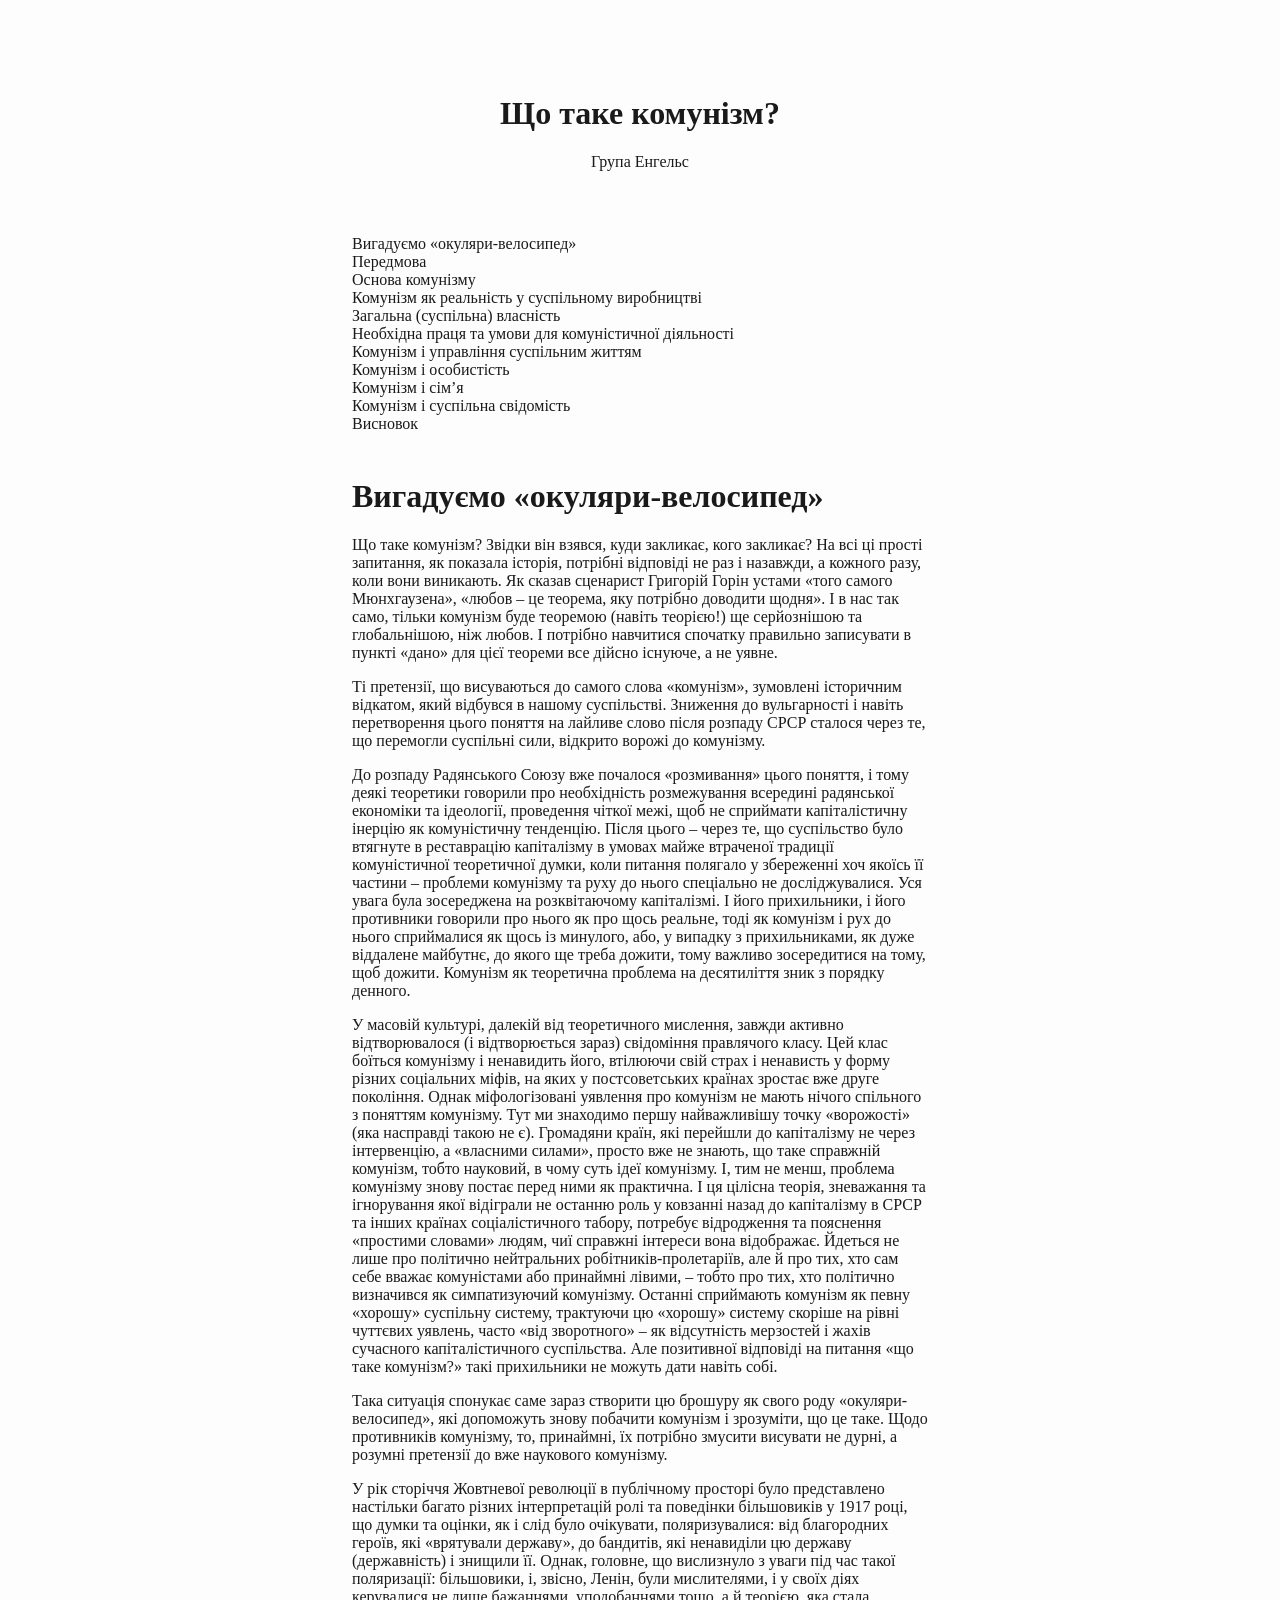
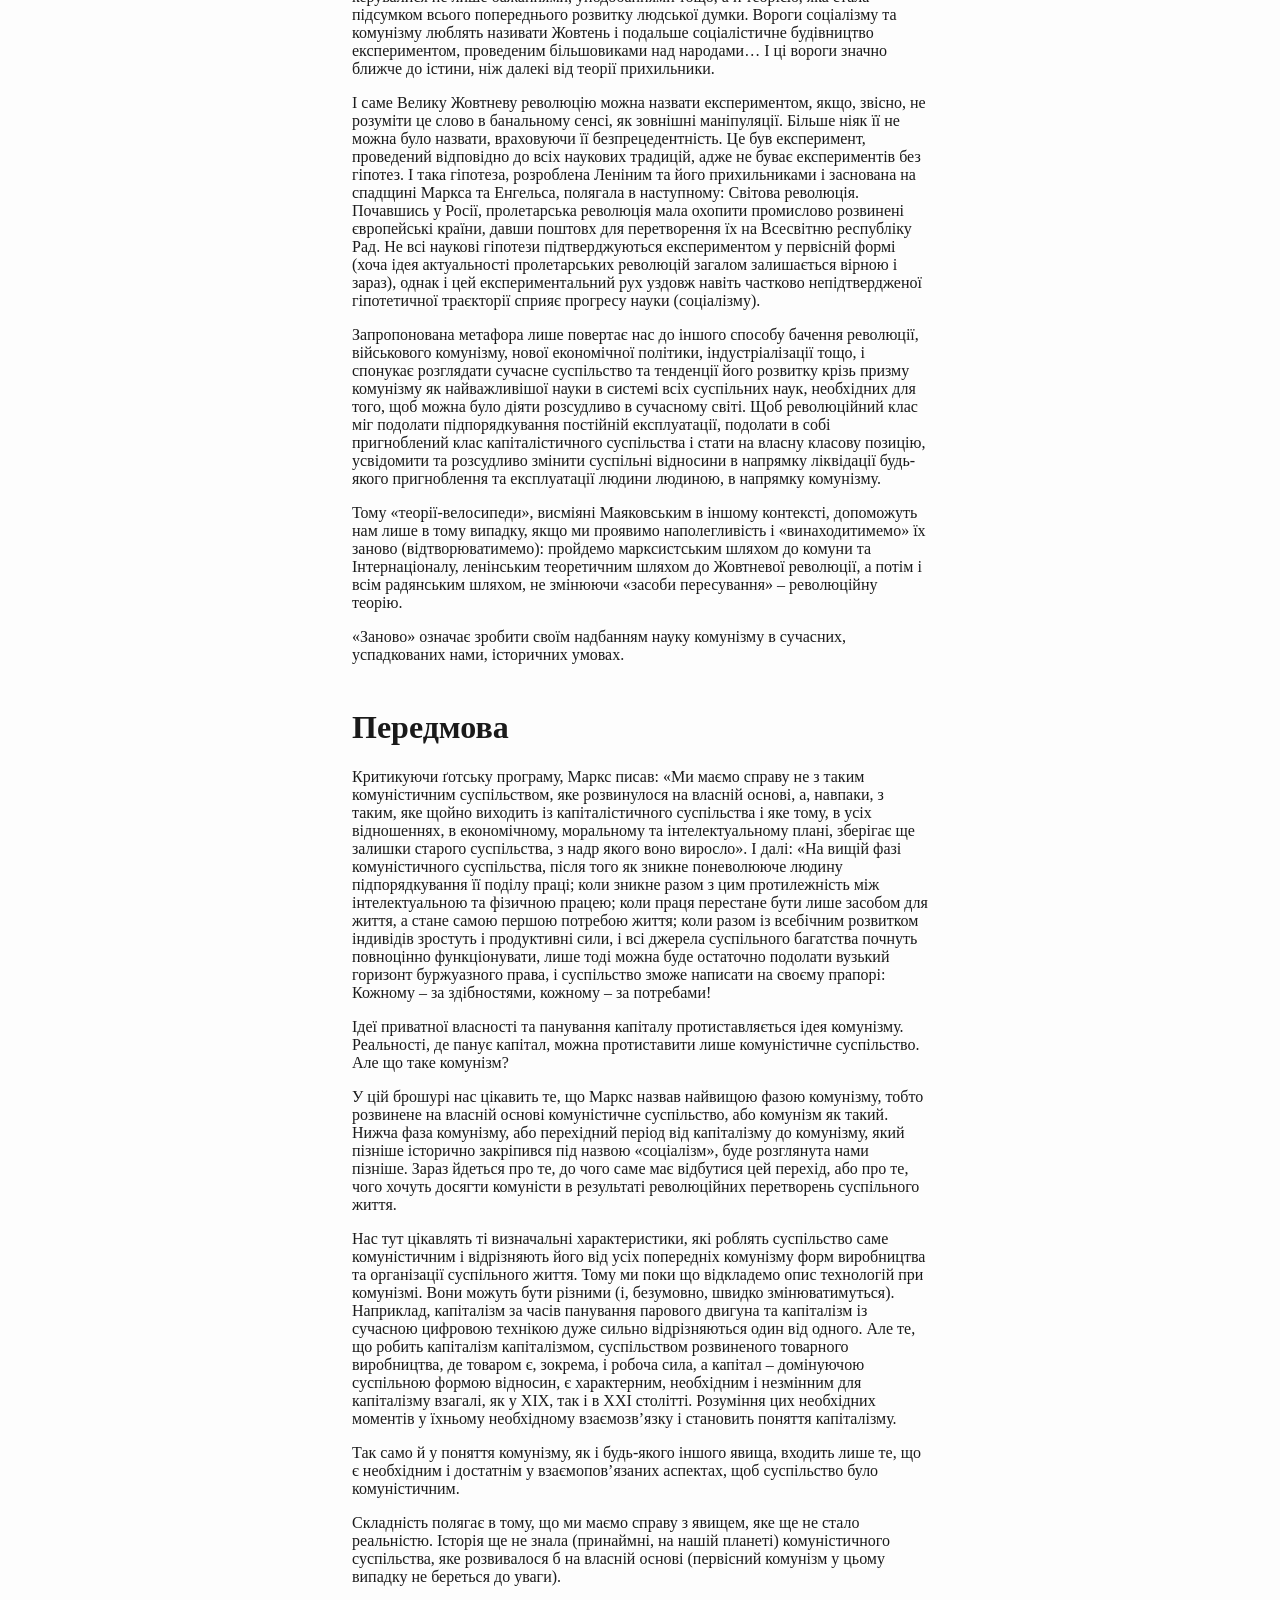
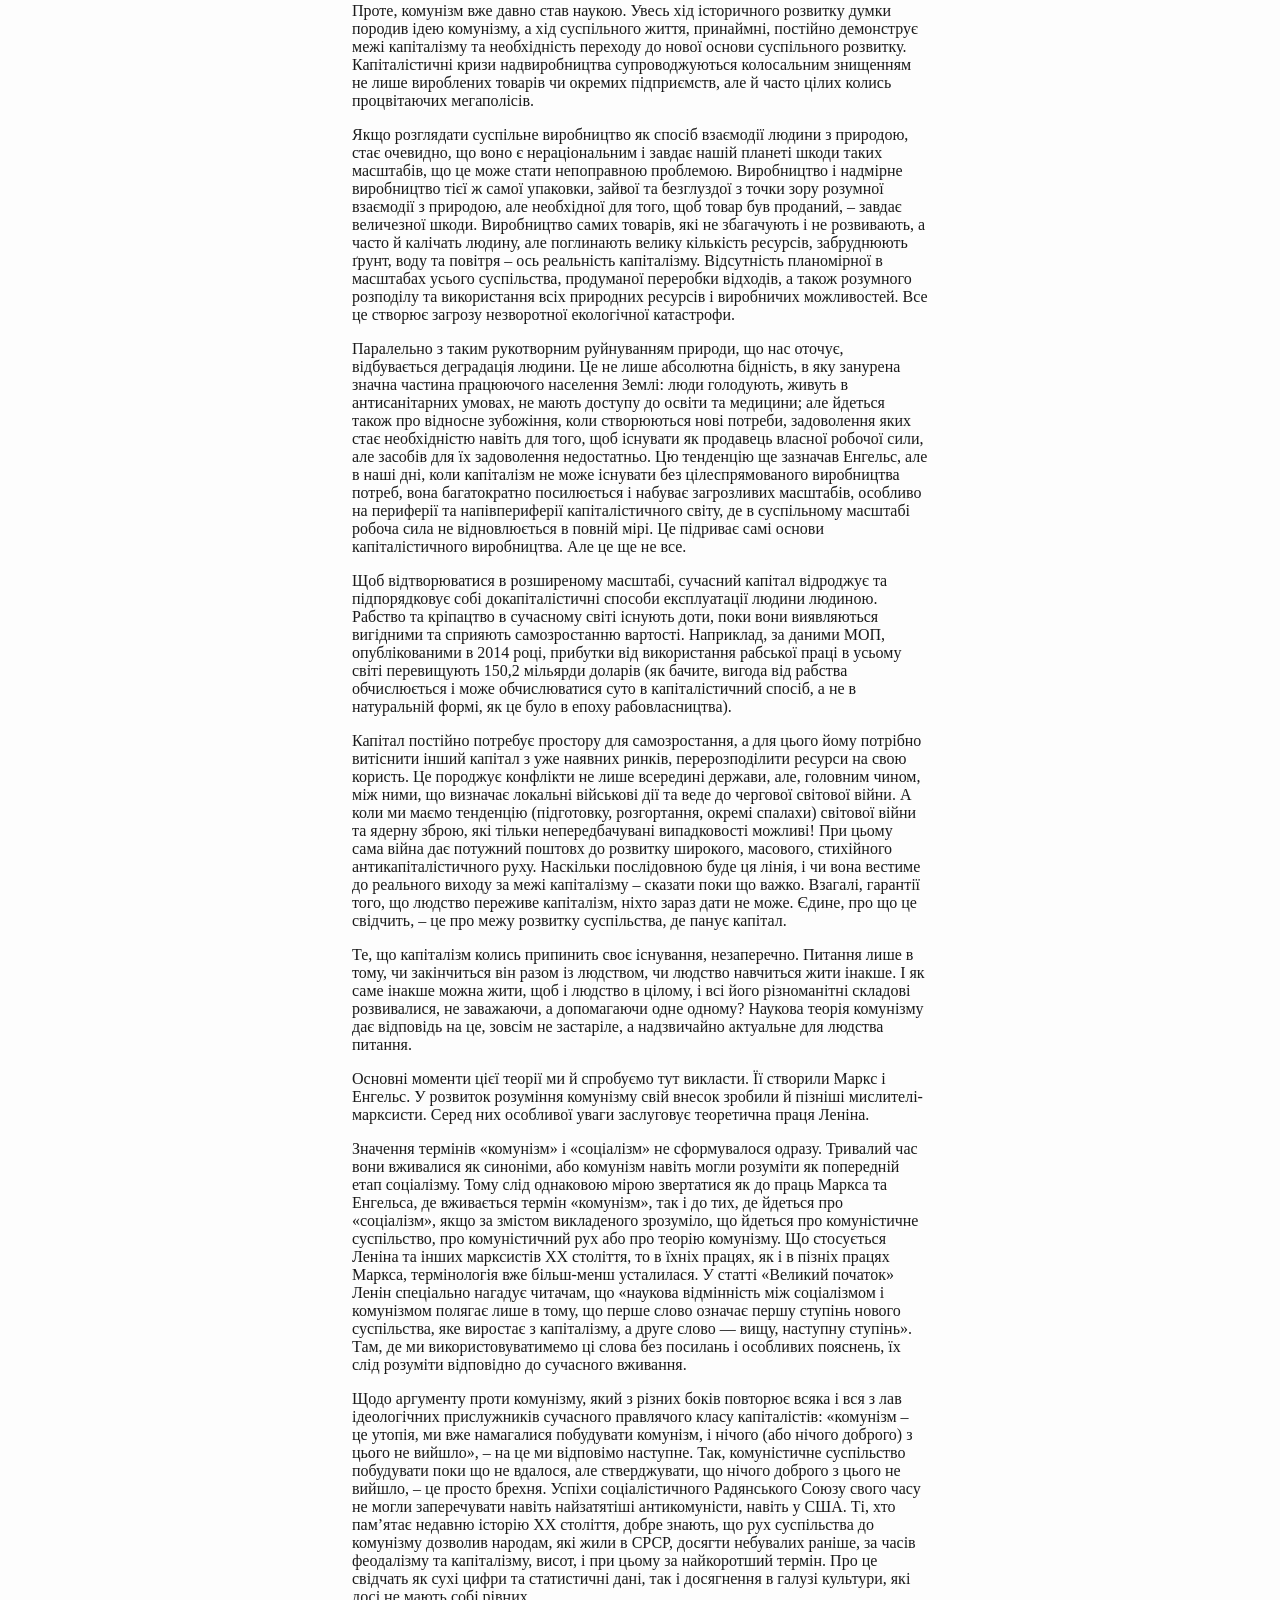
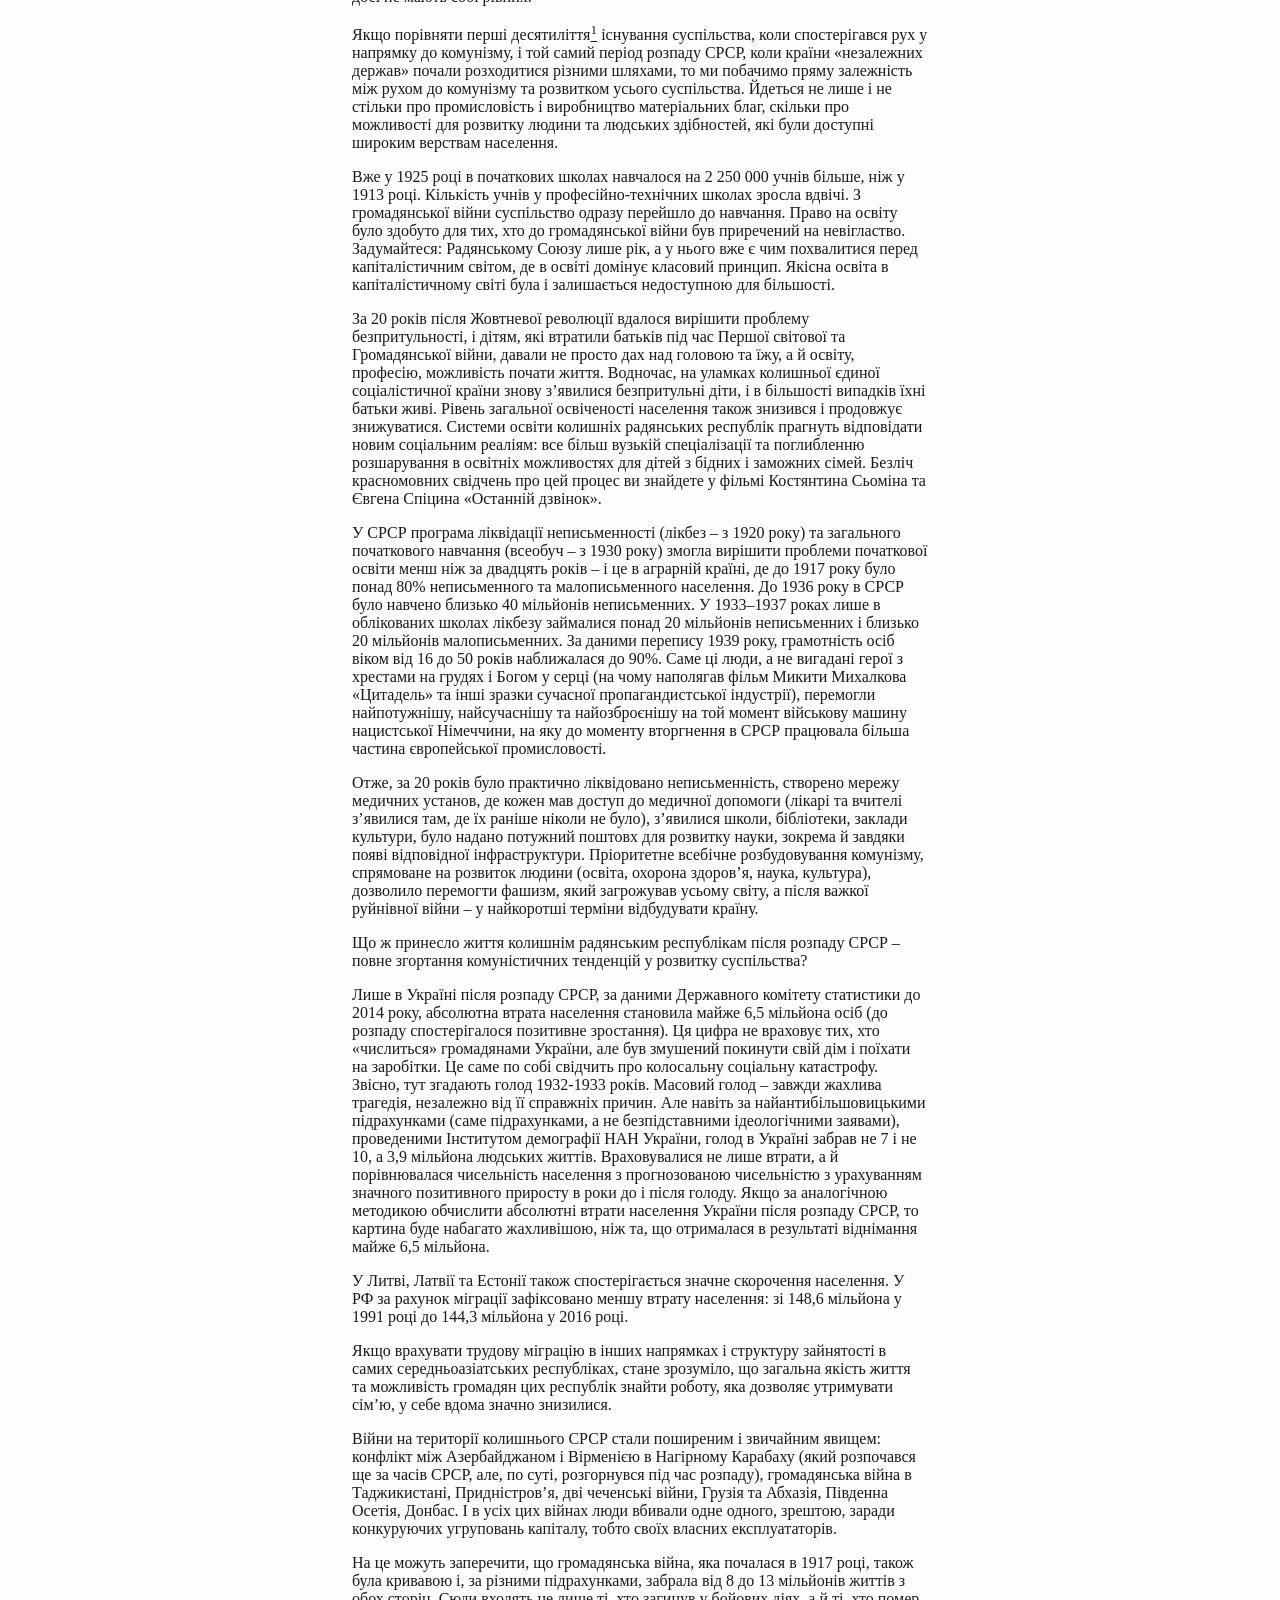
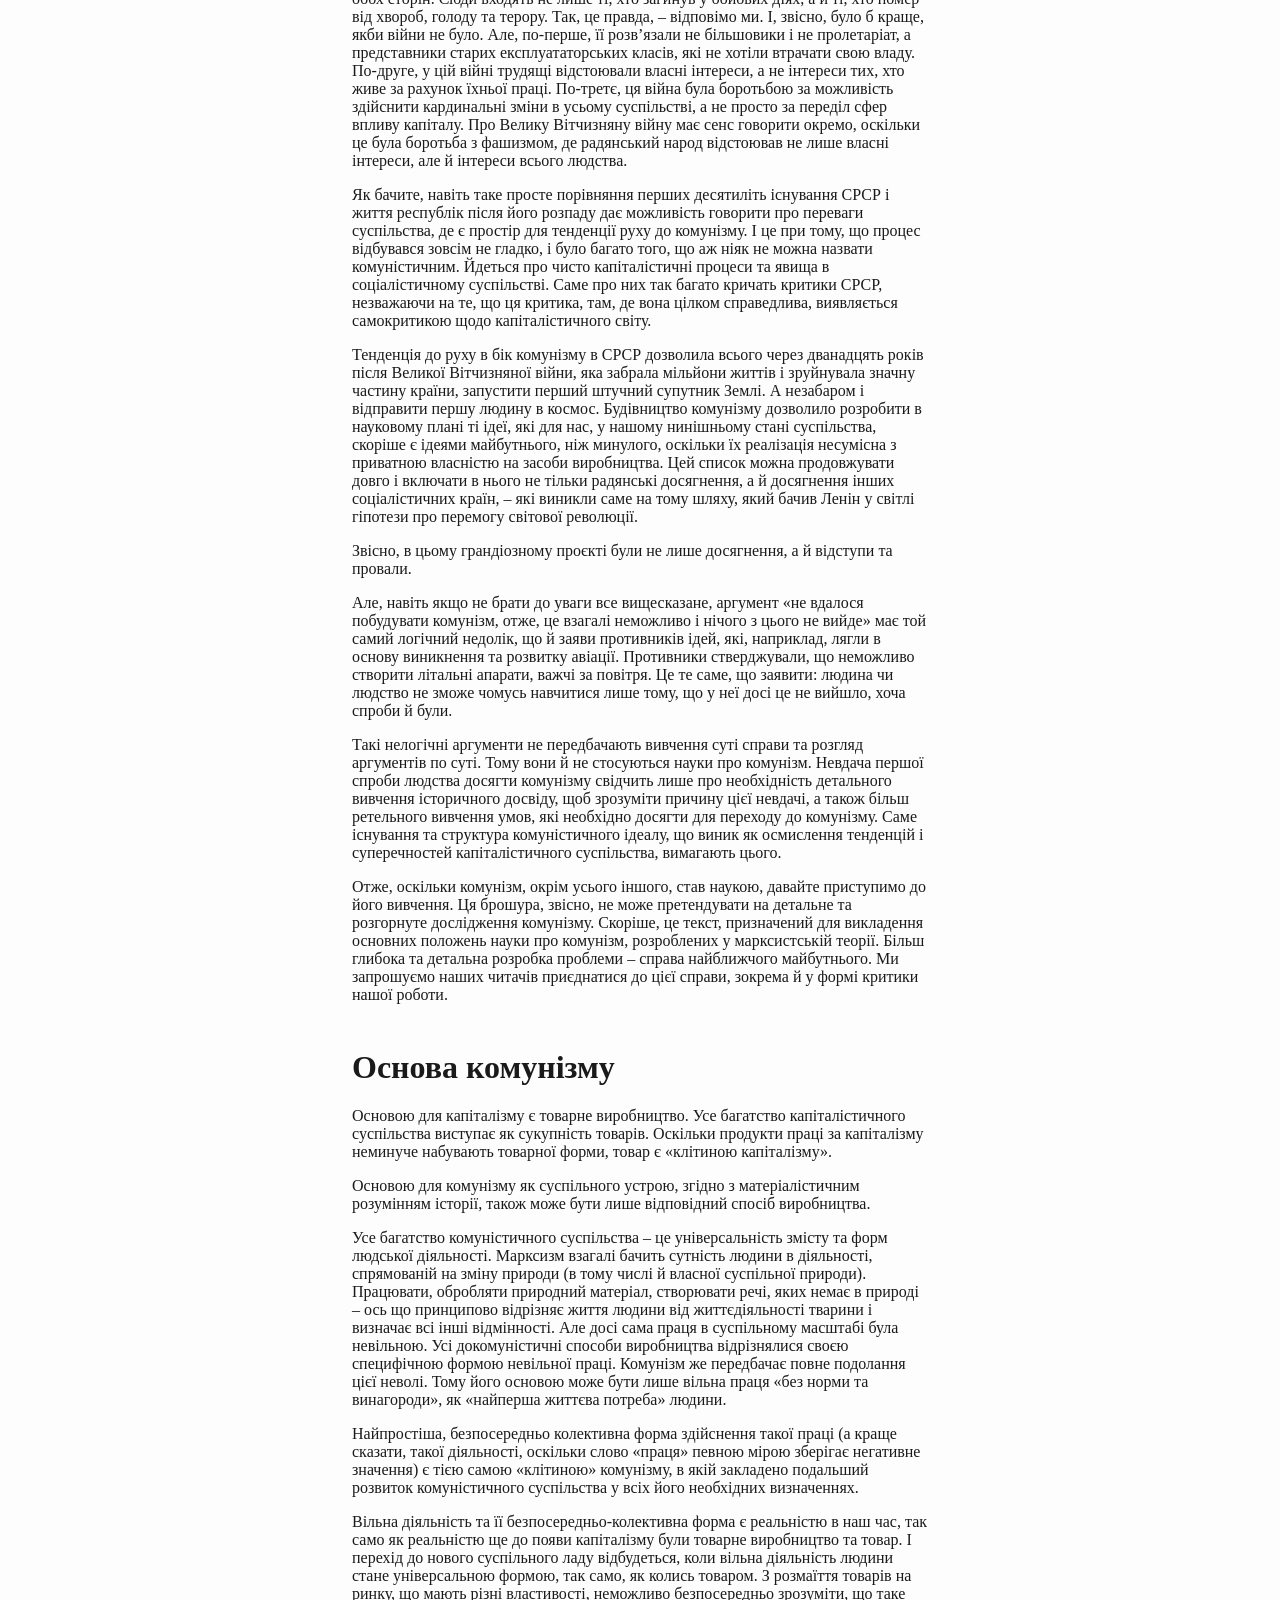
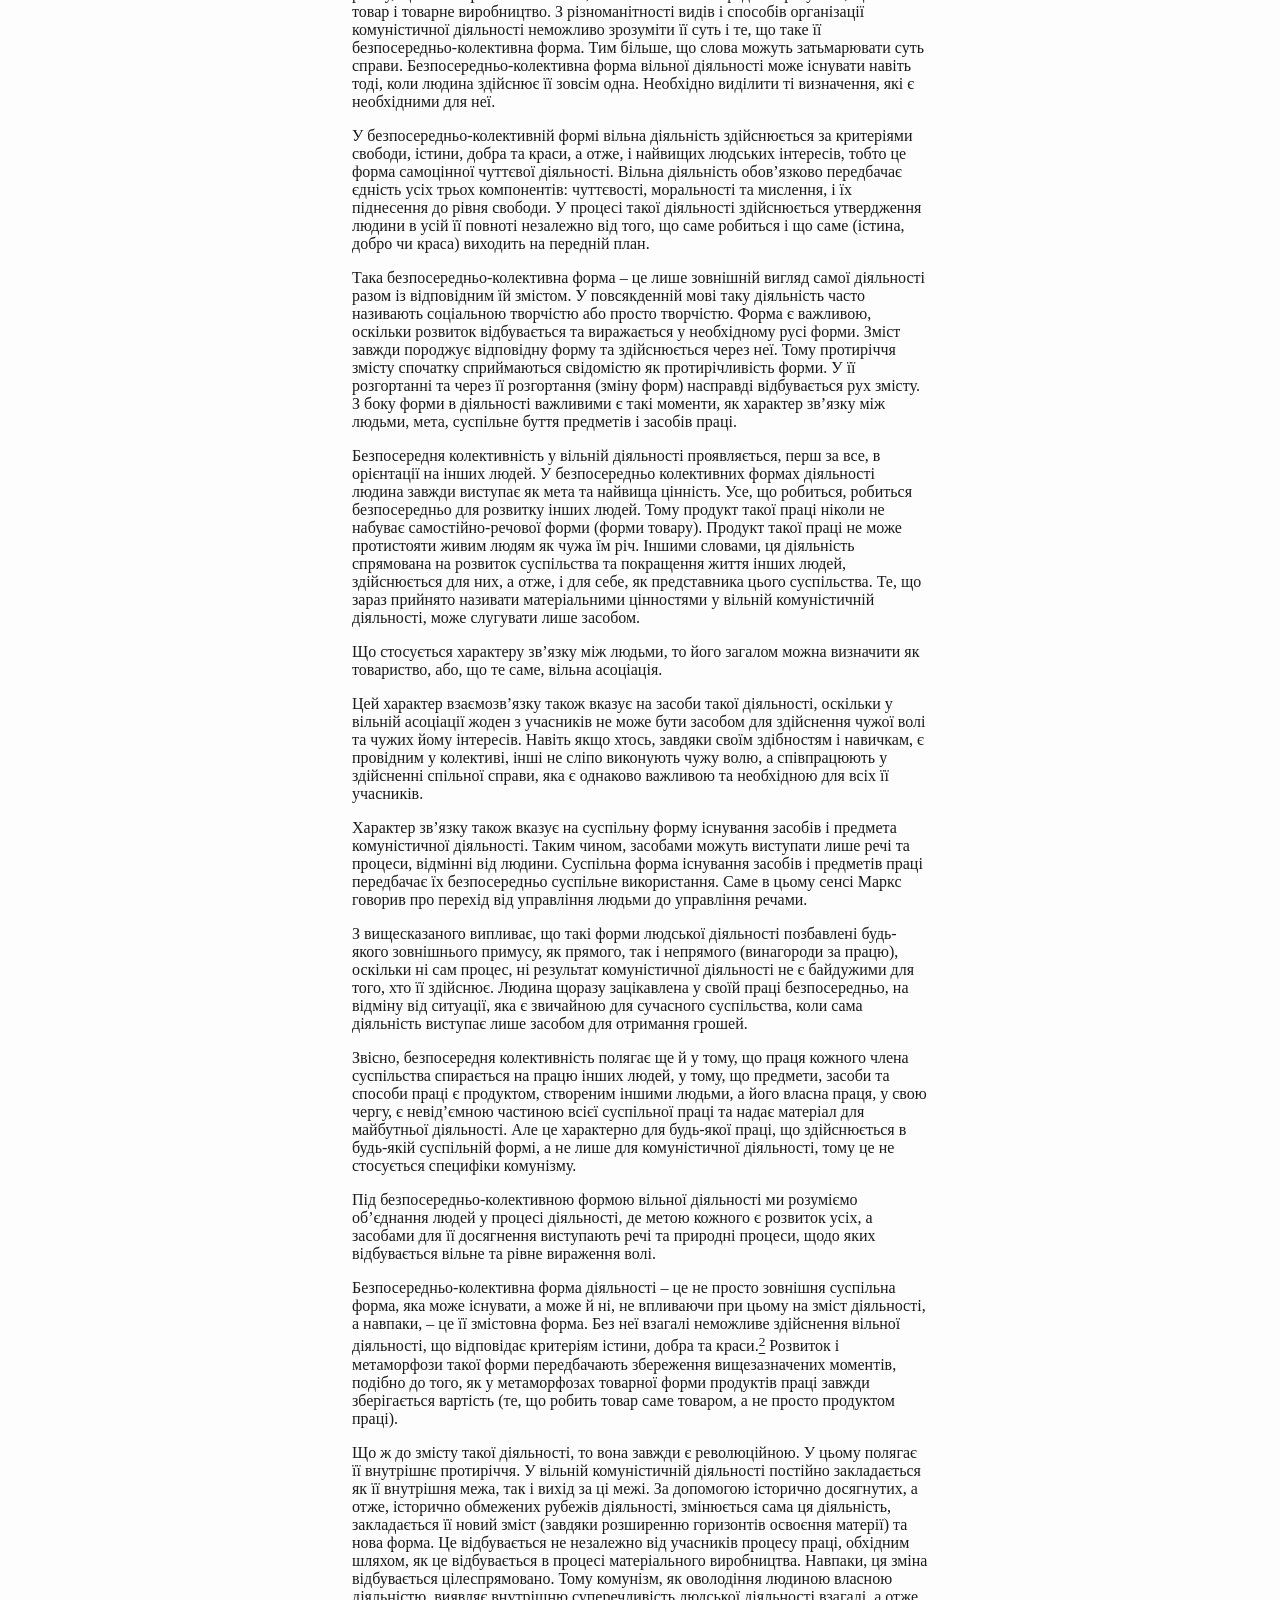
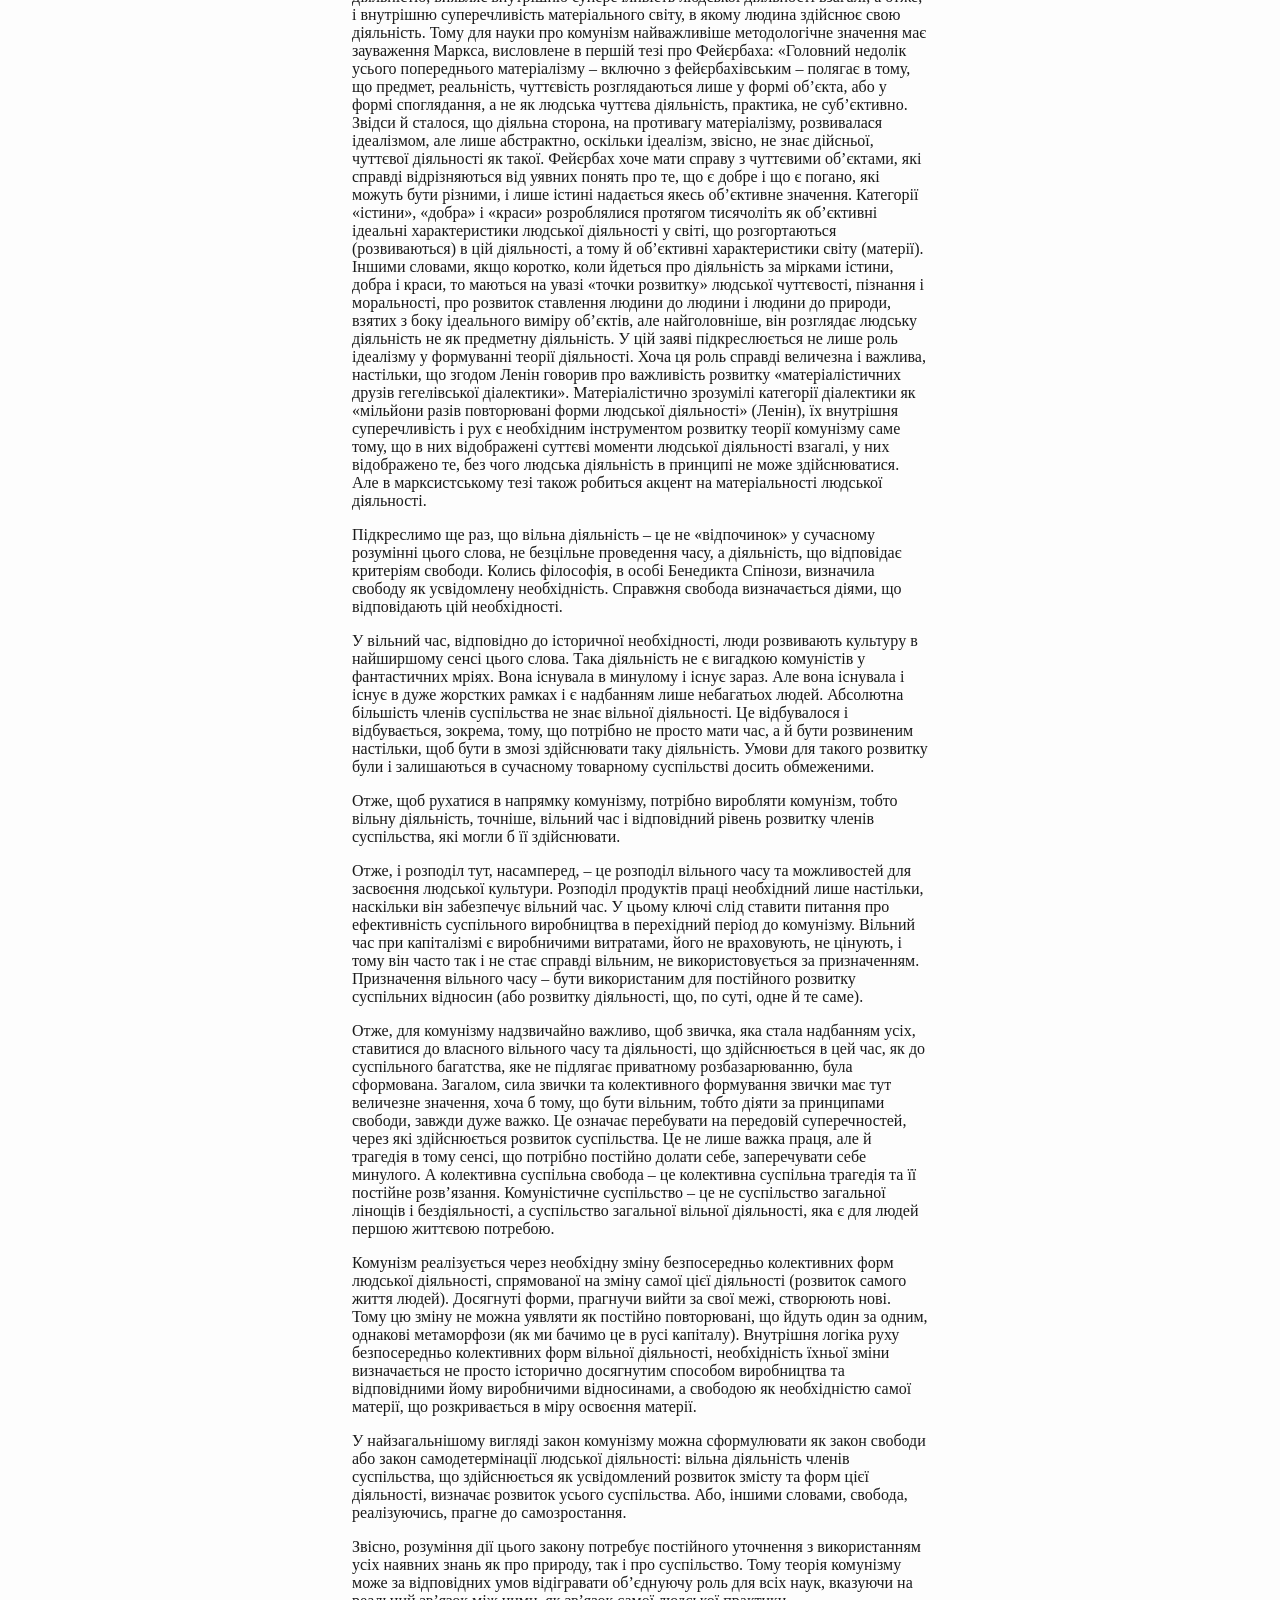
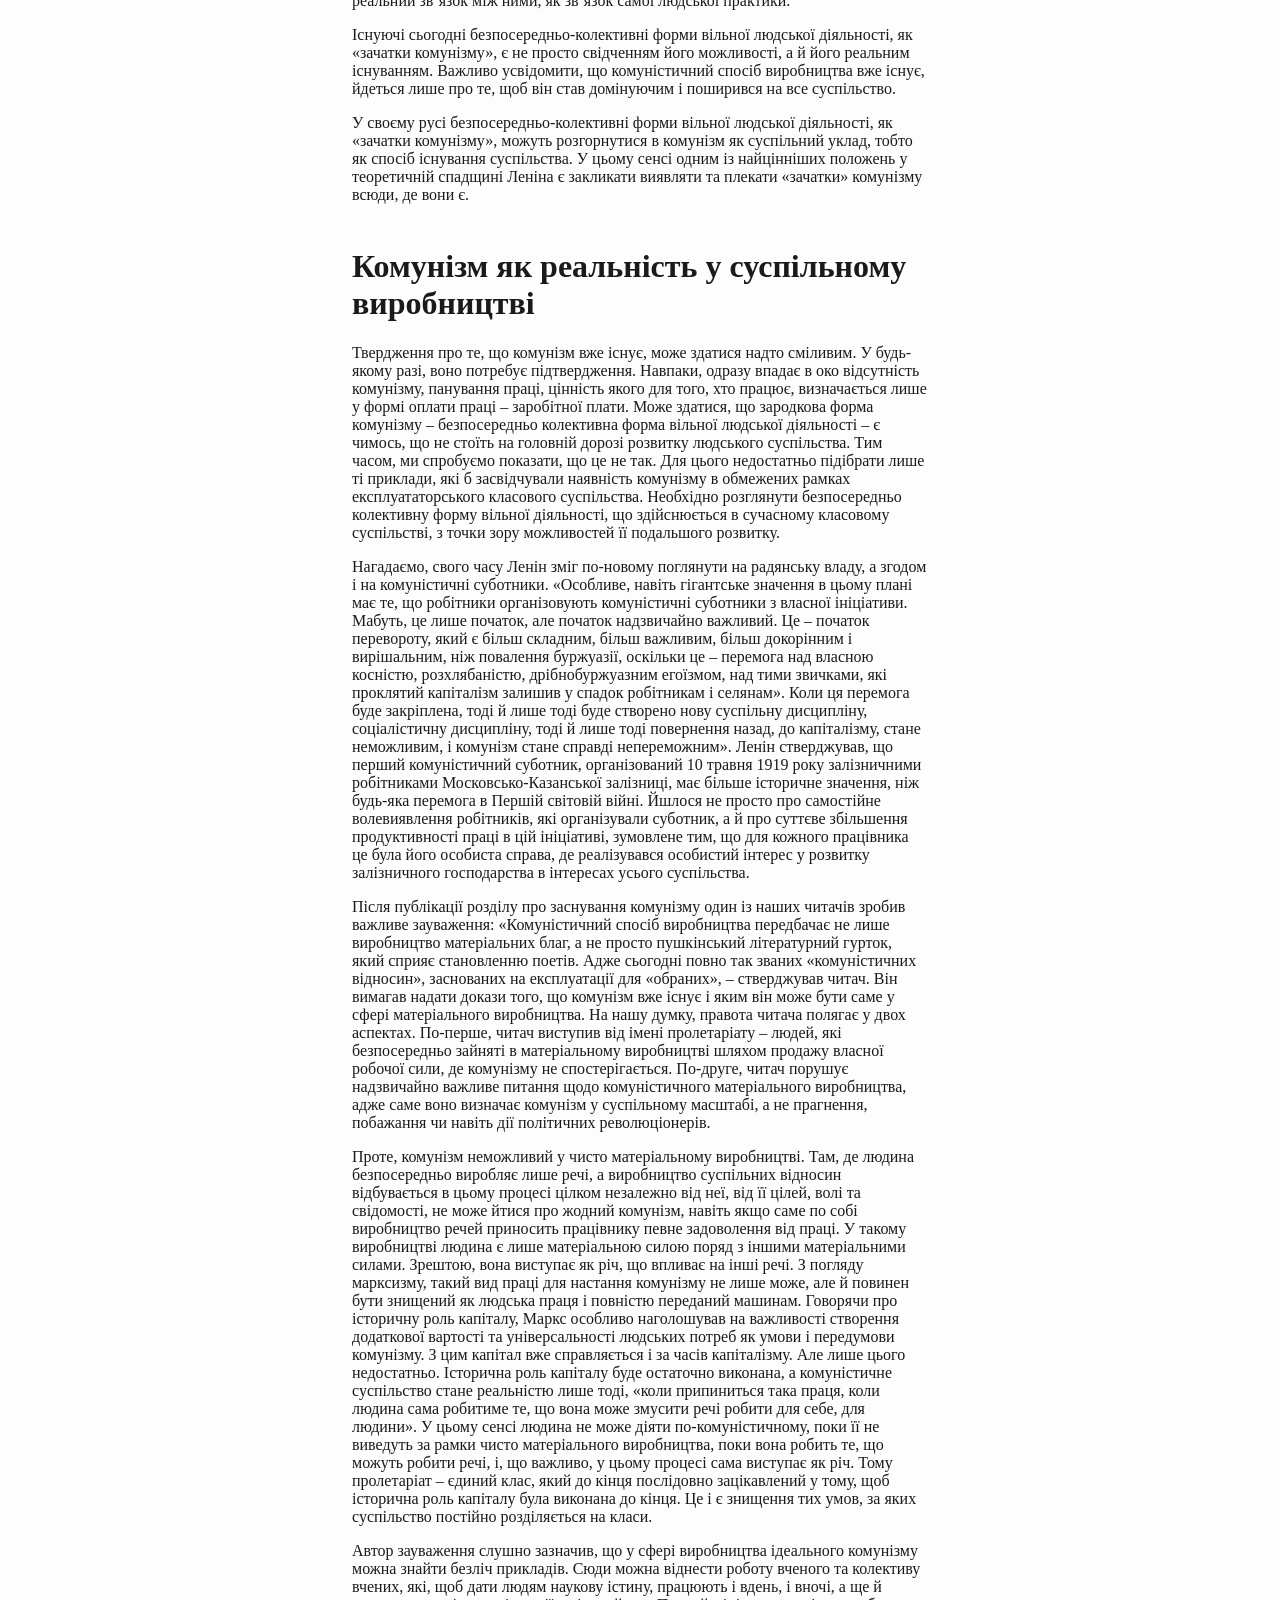
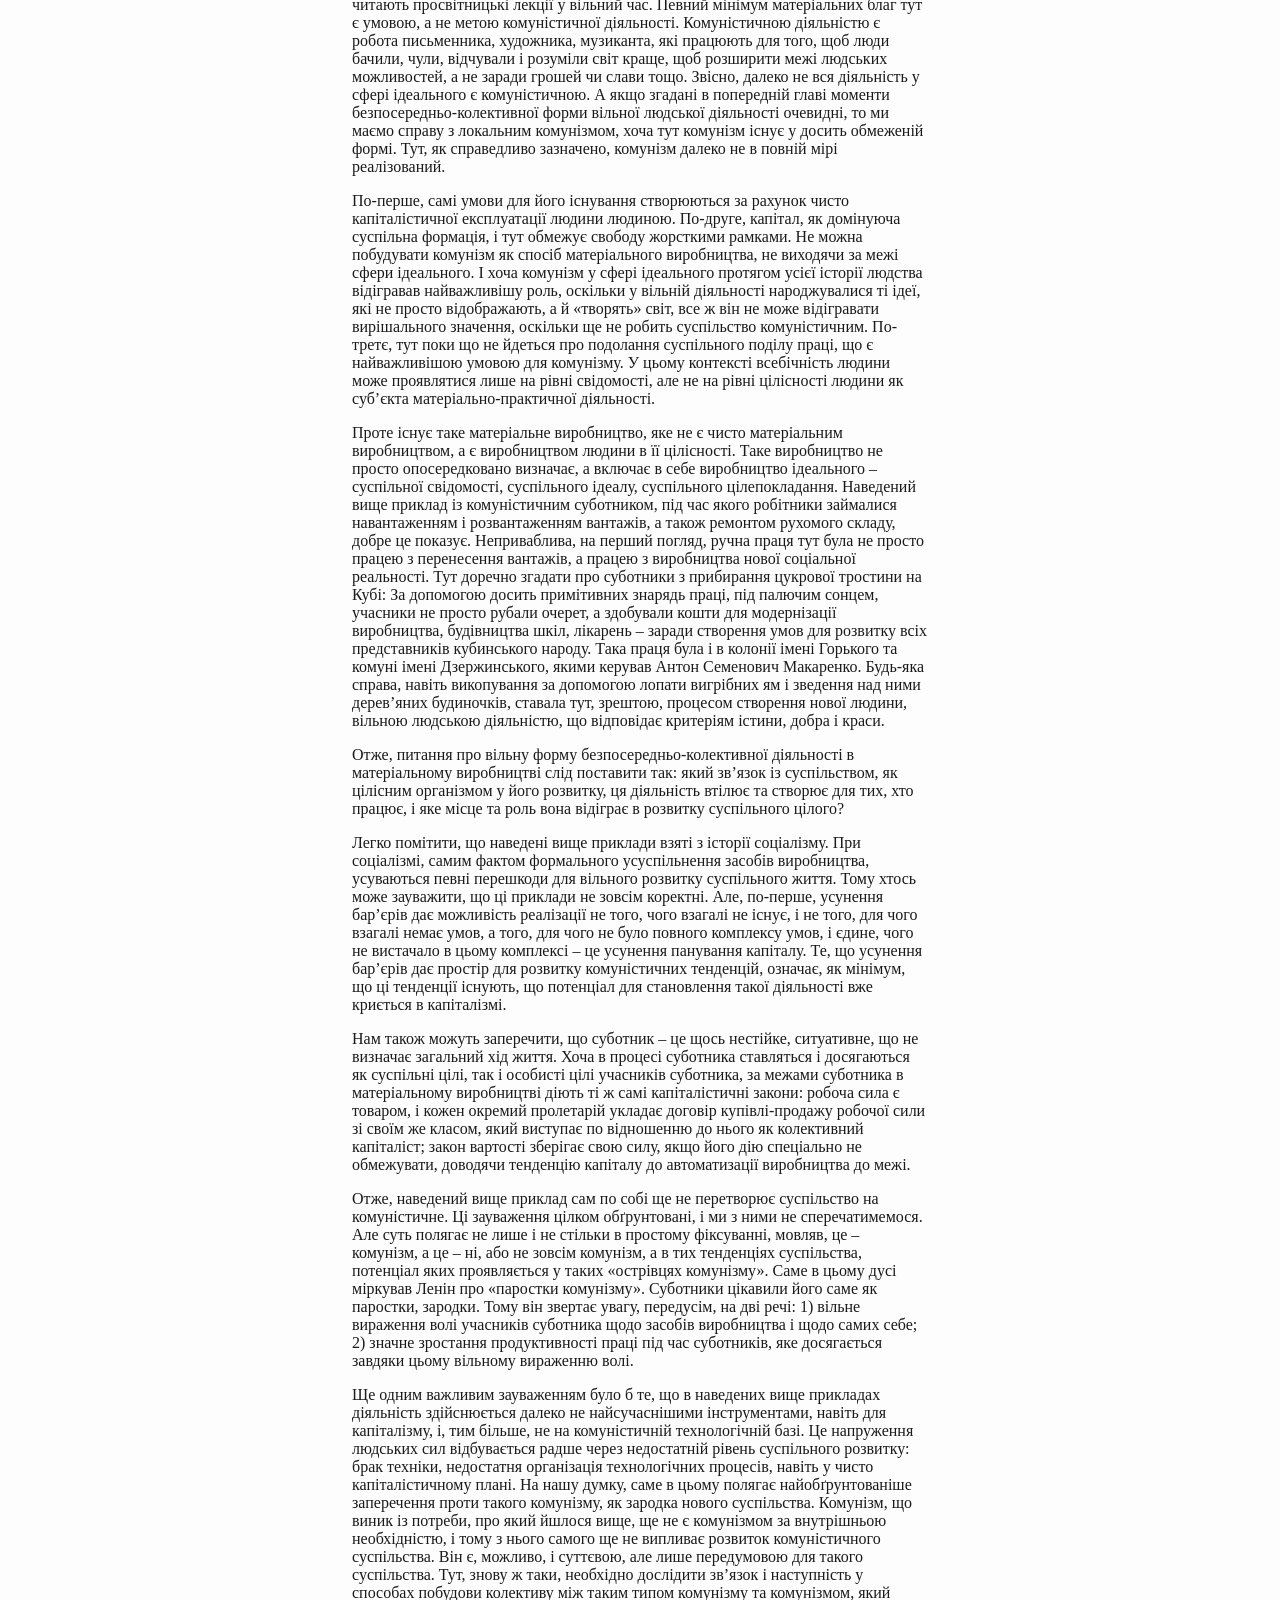
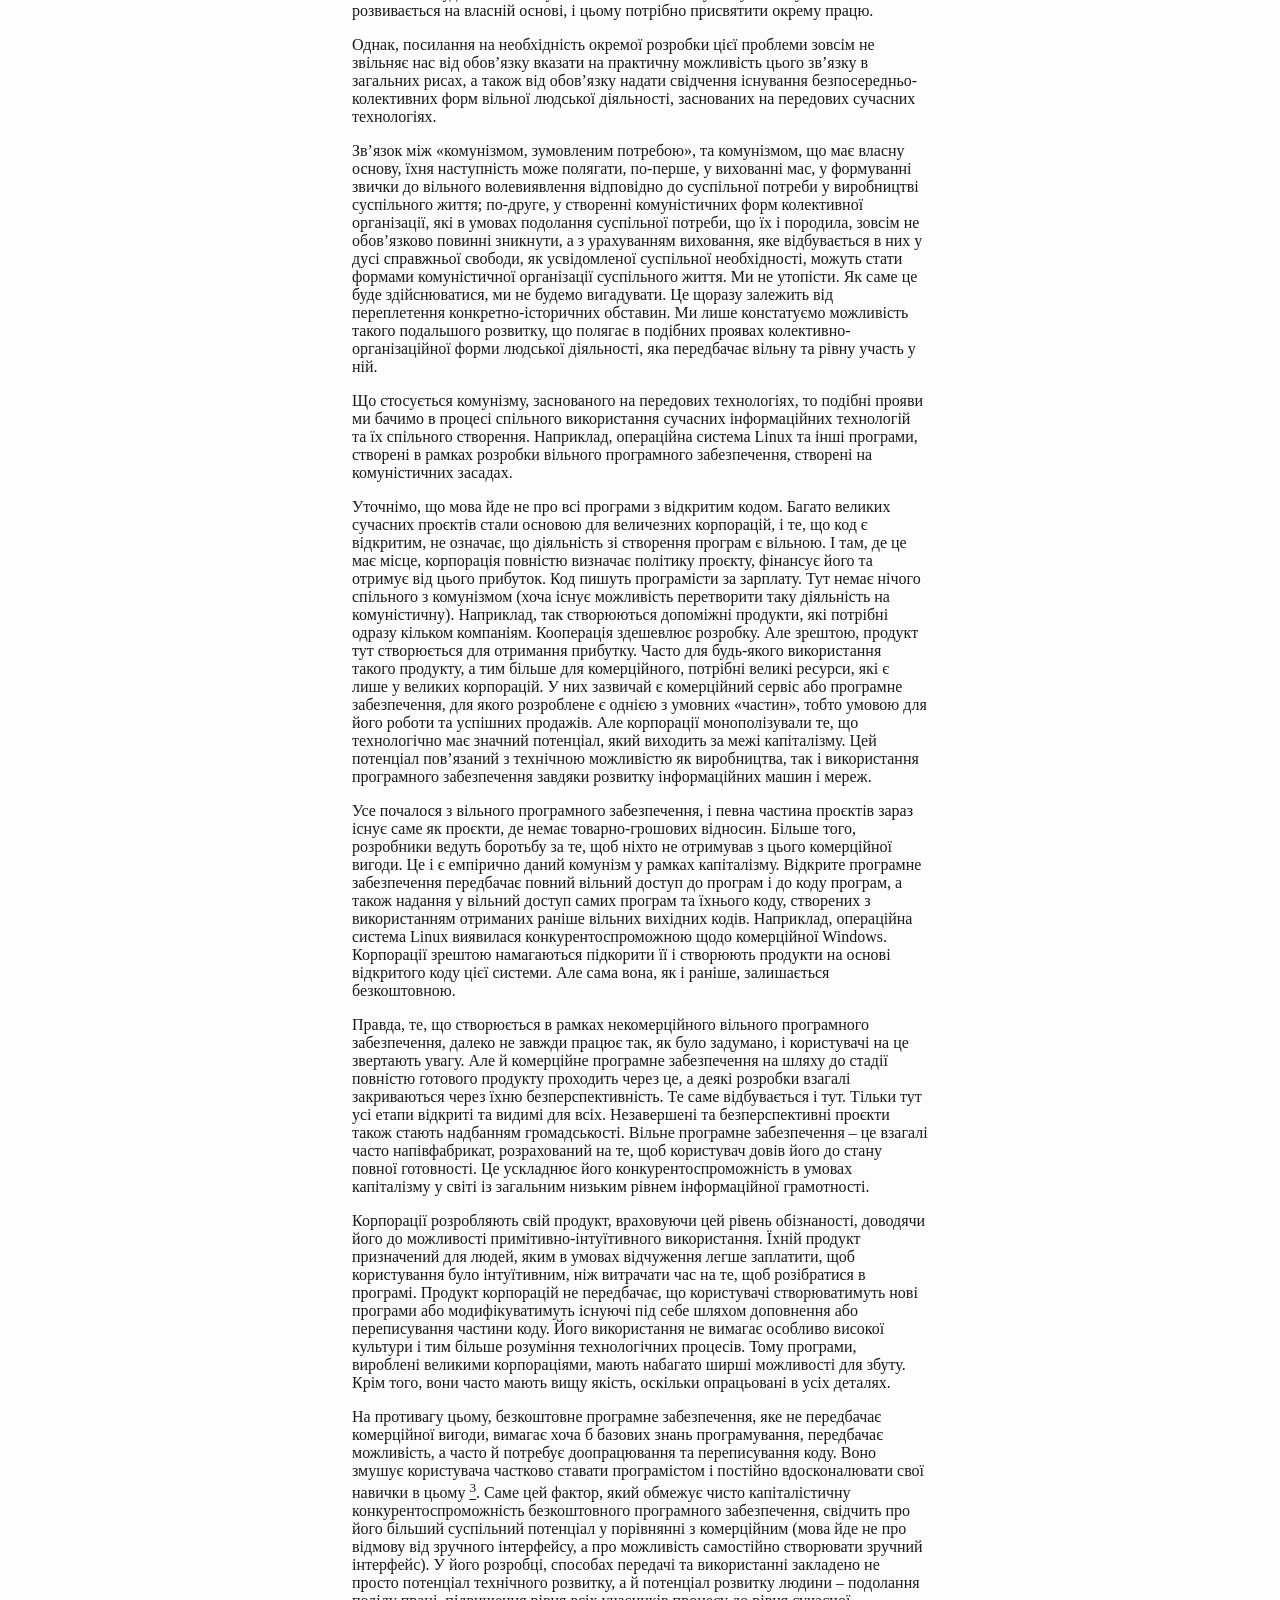
<file: results/ukrainian/shcho_take_komunizm.html>
<!DOCTYPE html>
<html xmlns="http://www.w3.org/1999/xhtml" lang="uk" xml:lang="uk">
<head>
  <meta charset="utf-8" />
  <meta name="generator" content="pandoc 3.11" />
  <meta name="viewport" content="width=device-width, initial-scale=1.0, user-scalable=yes" />
  <meta name="author" content="Група Енгельс" />
  <title>Що таке комунізм?</title>
  <style>

html {
color: #1a1a1a;
background-color: #fdfdfd;
}
body {
margin: 0 auto;
max-width: 36em;
padding-left: 50px;
padding-right: 50px;
padding-top: 50px;
padding-bottom: 50px;
hyphens: auto;
overflow-wrap: break-word;
text-rendering: optimizeLegibility;
font-kerning: normal;
}
@media (max-width: 600px) {
body {
font-size: 0.9em;
padding: 12px;
}
h1 {
font-size: 1.8em;
}
}
@media print {
html {
background-color: white;
}
body {
background-color: transparent;
color: black;
}
p, h2, h3 {
orphans: 3;
widows: 3;
}
h2, h3, h4 {
page-break-after: avoid;
}
}
p {
margin: 1em 0;
}
a {
color: #1a1a1a;
}
a:visited {
color: #1a1a1a;
}
img {
max-width: 100%;
}
svg {
height: auto;
max-width: 100%;
}
h1, h2, h3, h4, h5, h6 {
margin-top: 1.4em;
}
h5, h6 {
font-size: 1em;
font-style: italic;
}
h6 {
font-weight: normal;
}
ol, ul {
padding-left: 1.7em;
margin-top: 1em;
}
li > ol, li > ul {
margin-top: 0;
}
blockquote {
margin: 1em 0 1em 1.7em;
padding-left: 1em;
border-left: 2px solid #e6e6e6;
color: #606060;
}
code {
white-space: pre-wrap;
font-family: Menlo, Monaco, Consolas, 'Lucida Console', monospace;
font-size: 85%;
margin: 0;
hyphens: manual;
}
pre {
margin: 1em 0;
overflow: auto;
}
pre code {
padding: 0;
overflow: visible;
overflow-wrap: normal;
}
.sourceCode {
background-color: transparent;
overflow: visible;
}
hr {
border: none;
border-top: 1px solid #1a1a1a;
height: 1px;
margin: 1em 0;
}
table {
margin: 1em 0;
border-collapse: collapse;
width: 100%;
overflow-x: auto;
display: block;
font-variant-numeric: lining-nums tabular-nums;
}
table caption {
margin-bottom: 0.75em;
}
tbody {
margin-top: 0.5em;
border-top: 1px solid #1a1a1a;
border-bottom: 1px solid #1a1a1a;
}
th {
border-top: 1px solid #1a1a1a;
padding: 0.25em 0.5em 0.25em 0.5em;
}
td {
padding: 0.125em 0.5em 0.25em 0.5em;
}
header {
margin-bottom: 4em;
text-align: center;
}
#TOC li {
list-style: none;
}
#TOC ul {
padding-left: 1.3em;
}
#TOC > ul {
padding-left: 0;
}
#TOC a:not(:hover) {
text-decoration: none;
}
span.smallcaps{font-variant: small-caps;}
div.columns{display: flex; gap: 1.5em;}
div.column{flex: auto;}
@media screen {
div.columns{gap: min(4vw, 1.5em);}
div.column{overflow-x: auto;}
}
div.hanging-indent{margin-left: 1.5em; text-indent: -1.5em;}

ul.task-list[class]{list-style: none;}
ul.task-list li input[type="checkbox"] {
font-size: inherit;
width: 0.8em;
margin: 0 0.8em 0.2em -1.6em;
vertical-align: middle;
}
</style>
</head>
<body>
<header id="title-block-header">
<h1 class="title">Що таке комунізм?</h1>
<p class="author">Група Енгельс</p>
</header>
<nav id="TOC" role="doc-toc">
<ul>
<li><a href="#sec:01_izobretaem_ochki" id="toc-sec:01_izobretaem_ochki">Вигадуємо «окуляри-велосипед»</a></li>
<li><a href="#sec:02_predislovie" id="toc-sec:02_predislovie">Передмова</a></li>
<li><a href="#sec:03_osnovanie" id="toc-sec:03_osnovanie">Основа
комунізму</a></li>
<li><a href="#sec:04_kommunizm_realnost" id="toc-sec:04_kommunizm_realnost">Комунізм як реальність у суспільному
виробництві</a></li>
<li><a href="#sec:05_obshhaya_sobstvennost" id="toc-sec:05_obshhaya_sobstvennost">Загальна (суспільна)
власність</a></li>
<li><a href="#sec:06_necessitatem_truda" id="toc-sec:06_necessitatem_truda">Необхідна праця та умови для
комуністичної діяльності</a></li>
<li><a href="#sec:07_kommunizm_upravlenie" id="toc-sec:07_kommunizm_upravlenie">Комунізм і управління суспільним
життям</a></li>
<li><a href="#sec:08_kommunizm_lichnost" id="toc-sec:08_kommunizm_lichnost">Комунізм і особистість</a></li>
<li><a href="#sec:09_kommunizm_semya" id="toc-sec:09_kommunizm_semya">Комунізм і сім’я</a></li>
<li><a href="#sec:10_kommunizm_soznanie" id="toc-sec:10_kommunizm_soznanie">Комунізм і суспільна
свідомість</a></li>
<li><a href="#sec:11_zaklyuchenie" id="toc-sec:11_zaklyuchenie">Висновок</a></li>
</ul>
</nav>
<h1 id="sec:01_izobretaem_ochki">Вигадуємо «окуляри-велосипед»</h1>
<p>Що таке комунізм? Звідки він взявся, куди закликає, кого закликає? На
всі ці прості запитання, як показала історія, потрібні відповіді не раз
і назавжди, а кожного разу, коли вони виникають. Як сказав сценарист
Григорій Горін устами «того самого Мюнхгаузена», «любов – це теорема,
яку потрібно доводити щодня». І в нас так само, тільки комунізм буде
теоремою (навіть теорією!) ще серйознішою та глобальнішою, ніж любов. І
потрібно навчитися спочатку правильно записувати в пункті «дано» для
цієї теореми все дійсно існуюче, а не уявне.</p>
<p>Ті претензії, що висуваються до самого слова «комунізм», зумовлені
історичним відкатом, який відбувся в нашому суспільстві. Зниження до
вульгарності і навіть перетворення цього поняття на лайливе слово після
розпаду СРСР сталося через те, що перемогли суспільні сили, відкрито
ворожі до комунізму.</p>
<p>До розпаду Радянського Союзу вже почалося «розмивання» цього поняття,
і тому деякі теоретики говорили про необхідність розмежування всередині
радянської економіки та ідеології, проведення чіткої межі, щоб не
сприймати капіталістичну інерцію як комуністичну тенденцію. Після цього
– через те, що суспільство було втягнуте в реставрацію капіталізму в
умовах майже втраченої традиції комуністичної теоретичної думки, коли
питання полягало у збереженні хоч якоїсь її частини – проблеми комунізму
та руху до нього спеціально не досліджувалися. Уся увага була
зосереджена на розквітаючому капіталізмі. І його прихильники, і його
противники говорили про нього як про щось реальне, тоді як комунізм і
рух до нього сприймалися як щось із минулого, або, у випадку з
прихильниками, як дуже віддалене майбутнє, до якого ще треба дожити,
тому важливо зосередитися на тому, щоб дожити. Комунізм як теоретична
проблема на десятиліття зник з порядку денного.</p>
<p>У масовій культурі, далекій від теоретичного мислення, завжди активно
відтворювалося (і відтворюється зараз) свідоміння правлячого класу. Цей
клас боїться комунізму і ненавидить його, втілюючи свій страх і
ненависть у форму різних соціальних міфів, на яких у постсоветських
країнах зростає вже друге покоління. Однак міфологізовані уявлення про
комунізм не мають нічого спільного з поняттям комунізму. Тут ми
знаходимо першу найважливішу точку «ворожості» (яка насправді такою не
є). Громадяни країн, які перейшли до капіталізму не через інтервенцію, а
«власними силами», просто вже не знають, що таке справжній комунізм,
тобто науковий, в чому суть ідеї комунізму. І, тим не менш, проблема
комунізму знову постає перед ними як практична. І ця цілісна теорія,
зневажання та ігнорування якої відіграли не останню роль у ковзанні
назад до капіталізму в СРСР та інших країнах соціалістичного табору,
потребує відродження та пояснення «простими словами» людям, чиї справжні
інтереси вона відображає. Йдеться не лише про політично нейтральних
робітників-пролетаріїв, але й про тих, хто сам себе вважає комуністами
або принаймні лівими, – тобто про тих, хто політично визначився як
симпатизуючий комунізму. Останні сприймають комунізм як певну «хорошу»
суспільну систему, трактуючи цю «хорошу» систему скоріше на рівні
чуттєвих уявлень, часто «від зворотного» – як відсутність мерзостей і
жахів сучасного капіталістичного суспільства. Але позитивної відповіді
на питання «що таке комунізм?» такі прихильники не можуть дати навіть
собі.</p>
<p>Така ситуація спонукає саме зараз створити цю брошуру як свого роду
«окуляри-велосипед», які допоможуть знову побачити комунізм і зрозуміти,
що це таке. Щодо противників комунізму, то, принаймні, їх потрібно
змусити висувати не дурні, а розумні претензії до вже наукового
комунізму.</p>
<p>У рік сторіччя Жовтневої революції в публічному просторі було
представлено настільки багато різних інтерпретацій ролі та поведінки
більшовиків у 1917 році, що думки та оцінки, як і слід було очікувати,
поляризувалися: від благородних героїв, які «врятували державу», до
бандитів, які ненавиділи цю державу (державність) і знищили її. Однак,
головне, що вислизнуло з уваги під час такої поляризації: більшовики, і,
звісно, Ленін, були мислителями, і у своїх діях керувалися не лише
бажаннями, уподобаннями тощо, а й теорією, яка стала підсумком всього
попереднього розвитку людської думки. Вороги соціалізму та комунізму
люблять називати Жовтень і подальше соціалістичне будівництво
експериментом, проведеним більшовиками над народами… І ці вороги значно
ближче до істини, ніж далекі від теорії прихильники.</p>
<p>І саме Велику Жовтневу революцію можна назвати експериментом, якщо,
звісно, не розуміти це слово в банальному сенсі, як зовнішні
маніпуляції. Більше ніяк її не можна було назвати, враховуючи її
безпрецедентність. Це був експеримент, проведений відповідно до всіх
наукових традицій, адже не буває експериментів без гіпотез. І така
гіпотеза, розроблена Леніним та його прихильниками і заснована на
спадщині Маркса та Енгельса, полягала в наступному: Світова революція.
Почавшись у Росії, пролетарська революція мала охопити промислово
розвинені європейські країни, давши поштовх для перетворення їх на
Всесвітню республіку Рад. Не всі наукові гіпотези підтверджуються
експериментом у первісній формі (хоча ідея актуальності пролетарських
революцій загалом залишається вірною і зараз), однак і цей
експериментальний рух уздовж навіть частково непідтвердженої
гіпотетичної траєкторії сприяє прогресу науки (соціалізму).</p>
<p>Запропонована метафора лише повертає нас до іншого способу бачення
революції, військового комунізму, нової економічної політики,
індустріалізації тощо, і спонукає розглядати сучасне суспільство та
тенденції його розвитку крізь призму комунізму як найважливішої науки в
системі всіх суспільних наук, необхідних для того, щоб можна було діяти
розсудливо в сучасному світі. Щоб революційний клас міг подолати
підпорядкування постійній експлуатації, подолати в собі пригноблений
клас капіталістичного суспільства і стати на власну класову позицію,
усвідомити та розсудливо змінити суспільні відносини в напрямку
ліквідації будь-якого пригноблення та експлуатації людини людиною, в
напрямку комунізму.</p>
<p>Тому «теорії-велосипеди», висміяні Маяковським в іншому контексті,
допоможуть нам лише в тому випадку, якщо ми проявимо наполегливість і
«винаходитимемо» їх заново (відтворюватимемо): пройдемо марксистським
шляхом до комуни та Інтернаціоналу, ленінським теоретичним шляхом до
Жовтневої революції, а потім і всім радянським шляхом, не змінюючи
«засоби пересування» – революційну теорію.</p>
<p>«Заново» означає зробити своїм надбанням науку комунізму в сучасних,
успадкованих нами, історичних умовах.</p>
<h1 id="sec:02_predislovie">Передмова</h1>
<p>Критикуючи ґотську програму, Маркс писав: «Ми маємо справу не з таким
комуністичним суспільством, яке розвинулося на власній основі, а,
навпаки, з таким, яке щойно виходить із капіталістичного суспільства і
яке тому, в усіх відношеннях, в економічному, моральному та
інтелектуальному плані, зберігає ще залишки старого суспільства, з надр
якого воно виросло». І далі: «На вищій фазі комуністичного суспільства,
після того як зникне поневолююче людину підпорядкування її поділу праці;
коли зникне разом з цим протилежність між інтелектуальною та фізичною
працею; коли праця перестане бути лише засобом для життя, а стане самою
першою потребою життя; коли разом із всебічним розвитком індивідів
зростуть і продуктивні сили, і всі джерела суспільного багатства почнуть
повноцінно функціонувати, лише тоді можна буде остаточно подолати
вузький горизонт буржуазного права, і суспільство зможе написати на
своєму прапорі: Кожному – за здібностями, кожному – за потребами!</p>
<p>Ідеї приватної власності та панування капіталу протиставляється ідея
комунізму. Реальності, де панує капітал, можна протиставити лише
комуністичне суспільство. Але що таке комунізм?</p>
<p>У цій брошурі нас цікавить те, що Маркс назвав найвищою фазою
комунізму, тобто розвинене на власній основі комуністичне суспільство,
або комунізм як такий. Нижча фаза комунізму, або перехідний період від
капіталізму до комунізму, який пізніше історично закріпився під назвою
«соціалізм», буде розглянута нами пізніше. Зараз йдеться про те, до чого
саме має відбутися цей перехід, або про те, чого хочуть досягти
комуністи в результаті революційних перетворень суспільного життя.</p>
<p>Нас тут цікавлять ті визначальні характеристики, які роблять
суспільство саме комуністичним і відрізняють його від усіх попередніх
комунізму форм виробництва та організації суспільного життя. Тому ми
поки що відкладемо опис технологій при комунізмі. Вони можуть бути
різними (і, безумовно, швидко змінюватимуться). Наприклад, капіталізм за
часів панування парового двигуна та капіталізм із сучасною цифровою
технікою дуже сильно відрізняються один від одного. Але те, що робить
капіталізм капіталізмом, суспільством розвиненого товарного виробництва,
де товаром є, зокрема, і робоча сила, а капітал – домінуючою суспільною
формою відносин, є характерним, необхідним і незмінним для капіталізму
взагалі, як у XIX, так і в XXI столітті. Розуміння цих необхідних
моментів у їхньому необхідному взаємозв’язку і становить поняття
капіталізму.</p>
<p>Так само й у поняття комунізму, як і будь-якого іншого явища, входить
лише те, що є необхідним і достатнім у взаємопов’язаних аспектах, щоб
суспільство було комуністичним.</p>
<p>Складність полягає в тому, що ми маємо справу з явищем, яке ще не
стало реальністю. Історія ще не знала (принаймні, на нашій планеті)
комуністичного суспільства, яке розвивалося б на власній основі
(первісний комунізм у цьому випадку не береться до уваги).</p>
<p>Проте, комунізм вже давно став наукою. Увесь хід історичного розвитку
думки породив ідею комунізму, а хід суспільного життя, принаймні,
постійно демонструє межі капіталізму та необхідність переходу до нової
основи суспільного розвитку. Капіталістичні кризи надвиробництва
супроводжуються колосальним знищенням не лише вироблених товарів чи
окремих підприємств, але й часто цілих колись процвітаючих
мегаполісів.</p>
<p>Якщо розглядати суспільне виробництво як спосіб взаємодії людини з
природою, стає очевидно, що воно є нераціональним і завдає нашій планеті
шкоди таких масштабів, що це може стати непоправною проблемою.
Виробництво і надмірне виробництво тієї ж самої упаковки, зайвої та
безглуздої з точки зору розумної взаємодії з природою, але необхідної
для того, щоб товар був проданий, – завдає величезної шкоди. Виробництво
самих товарів, які не збагачують і не розвивають, а часто й калічать
людину, але поглинають велику кількість ресурсів, забруднюють ґрунт,
воду та повітря – ось реальність капіталізму. Відсутність планомірної в
масштабах усього суспільства, продуманої переробки відходів, а також
розумного розподілу та використання всіх природних ресурсів і виробничих
можливостей. Все це створює загрозу незворотної екологічної
катастрофи.</p>
<p>Паралельно з таким рукотворним руйнуванням природи, що нас оточує,
відбувається деградація людини. Це не лише абсолютна бідність, в яку
занурена значна частина працюючого населення Землі: люди голодують,
живуть в антисанітарних умовах, не мають доступу до освіти та медицини;
але йдеться також про відносне зубожіння, коли створюються нові потреби,
задоволення яких стає необхідністю навіть для того, щоб існувати як
продавець власної робочої сили, але засобів для їх задоволення
недостатньо. Цю тенденцію ще зазначав Енгельс, але в наші дні, коли
капіталізм не може існувати без цілеспрямованого виробництва потреб,
вона багатократно посилюється і набуває загрозливих масштабів, особливо
на периферії та напівпериферії капіталістичного світу, де в суспільному
масштабі робоча сила не відновлюється в повній мірі. Це підриває самі
основи капіталістичного виробництва. Але це ще не все.</p>
<p>Щоб відтворюватися в розширеному масштабі, сучасний капітал відроджує
та підпорядковує собі докапіталістичні способи експлуатації людини
людиною. Рабство та кріпацтво в сучасному світі існують доти, поки вони
виявляються вигідними та сприяють самозростанню вартості. Наприклад, за
даними МОП, опублікованими в 2014 році, прибутки від використання
рабської праці в усьому світі перевищують 150,2 мільярди доларів (як
бачите, вигода від рабства обчислюється і може обчислюватися суто в
капіталістичний спосіб, а не в натуральній формі, як це було в епоху
рабовласництва).</p>
<p>Капітал постійно потребує простору для самозростання, а для цього
йому потрібно витіснити інший капітал з уже наявних ринків,
перерозподілити ресурси на свою користь. Це породжує конфлікти не лише
всередині держави, але, головним чином, між ними, що визначає локальні
військові дії та веде до чергової світової війни. А коли ми маємо
тенденцію (підготовку, розгортання, окремі спалахи) світової війни та
ядерну зброю, які тільки непередбачувані випадковості можливі! При цьому
сама війна дає потужний поштовх до розвитку широкого, масового,
стихійного антикапіталістичного руху. Наскільки послідовною буде ця
лінія, і чи вона вестиме до реального виходу за межі капіталізму –
сказати поки що важко. Взагалі, гарантії того, що людство переживе
капіталізм, ніхто зараз дати не може. Єдине, про що це свідчить, – це
про межу розвитку суспільства, де панує капітал.</p>
<p>Те, що капіталізм колись припинить своє існування, незаперечно.
Питання лише в тому, чи закінчиться він разом із людством, чи людство
навчиться жити інакше. І як саме інакше можна жити, щоб і людство в
цілому, і всі його різноманітні складові розвивалися, не заважаючи, а
допомагаючи одне одному? Наукова теорія комунізму дає відповідь на це,
зовсім не застаріле, а надзвичайно актуальне для людства питання.</p>
<p>Основні моменти цієї теорії ми й спробуємо тут викласти. Її створили
Маркс і Енгельс. У розвиток розуміння комунізму свій внесок зробили й
пізніші мислителі-марксисти. Серед них особливої уваги заслуговує
теоретична праця Леніна.</p>
<p>Значення термінів «комунізм» і «соціалізм» не сформувалося одразу.
Тривалий час вони вживалися як синоніми, або комунізм навіть могли
розуміти як попередній етап соціалізму. Тому слід однаковою мірою
звертатися як до праць Маркса та Енгельса, де вживається термін
«комунізм», так і до тих, де йдеться про «соціалізм», якщо за змістом
викладеного зрозуміло, що йдеться про комуністичне суспільство, про
комуністичний рух або про теорію комунізму. Що стосується Леніна та
інших марксистів ХХ століття, то в їхніх працях, як і в пізніх працях
Маркса, термінологія вже більш-менш усталилася. У статті «Великий
початок» Ленін спеціально нагадує читачам, що «наукова відмінність між
соціалізмом і комунізмом полягає лише в тому, що перше слово означає
першу ступінь нового суспільства, яке виростає з капіталізму, а друге
слово — вищу, наступну ступінь». Там, де ми використовуватимемо ці слова
без посилань і особливих пояснень, їх слід розуміти відповідно до
сучасного вживання.</p>
<p>Щодо аргументу проти комунізму, який з різних боків повторює всяка і
вся з лав ідеологічних прислужників сучасного правлячого класу
капіталістів: «комунізм – це утопія, ми вже намагалися побудувати
комунізм, і нічого (або нічого доброго) з цього не вийшло», – на це ми
відповімо наступне. Так, комуністичне суспільство побудувати поки що не
вдалося, але стверджувати, що нічого доброго з цього не вийшло, – це
просто брехня. Успіхи соціалістичного Радянського Союзу свого часу не
могли заперечувати навіть найзатятіші антикомуністи, навіть у США. Ті,
хто пам’ятає недавню історію ХХ століття, добре знають, що рух
суспільства до комунізму дозволив народам, які жили в СРСР, досягти
небувалих раніше, за часів феодалізму та капіталізму, висот, і при цьому
за найкоротший термін. Про це свідчать як сухі цифри та статистичні
дані, так і досягнення в галузі культури, які досі не мають собі
рівних.</p>
<p>Якщо порівняти перші десятиліття<a href="#fn1" class="footnote-ref" id="fnref1" role="doc-noteref"><sup>1</sup></a> існування суспільства,
коли спостерігався рух у напрямку до комунізму, і той самий період
розпаду СРСР, коли країни «незалежних держав» почали розходитися різними
шляхами, то ми побачимо пряму залежність між рухом до комунізму та
розвитком усього суспільства. Йдеться не лише і не стільки про
промисловість і виробництво матеріальних благ, скільки про можливості
для розвитку людини та людських здібностей, які були доступні широким
верствам населення.</p>
<p>Вже у 1925 році в початкових школах навчалося на 2 250 000 учнів
більше, ніж у 1913 році. Кількість учнів у професійно-технічних школах
зросла вдвічі. З громадянської війни суспільство одразу перейшло до
навчання. Право на освіту було здобуто для тих, хто до громадянської
війни був приречений на невігластво. Задумайтеся: Радянському Союзу лише
рік, а у нього вже є чим похвалитися перед капіталістичним світом, де в
освіті домінує класовий принцип. Якісна освіта в капіталістичному світі
була і залишається недоступною для більшості.</p>
<p>За 20 років після Жовтневої революції вдалося вирішити проблему
безпритульності, і дітям, які втратили батьків під час Першої світової
та Громадянської війни, давали не просто дах над головою та їжу, а й
освіту, професію, можливість почати життя. Водночас, на уламках
колишньої єдиної соціалістичної країни знову з’явилися безпритульні
діти, і в більшості випадків їхні батьки живі. Рівень загальної
освіченості населення також знизився і продовжує знижуватися. Системи
освіти колишніх радянських республік прагнуть відповідати новим
соціальним реаліям: все більш вузькій спеціалізації та поглибленню
розшарування в освітніх можливостях для дітей з бідних і заможних сімей.
Безліч красномовних свідчень про цей процес ви знайдете у фільмі
Костянтина Сьоміна та Євгена Спіцина «Останній дзвінок».</p>
<p>У СРСР програма ліквідації неписьменності (лікбез – з 1920 року) та
загального початкового навчання (всеобуч – з 1930 року) змогла вирішити
проблеми початкової освіти менш ніж за двадцять років – і це в аграрній
країні, де до 1917 року було понад 80% неписьменного та малописьменного
населення. До 1936 року в СРСР було навчено близько 40 мільйонів
неписьменних. У 1933–1937 роках лише в облікованих школах лікбезу
займалися понад 20 мільйонів неписьменних і близько 20 мільйонів
малописьменних. За даними перепису 1939 року, грамотність осіб віком від
16 до 50 років наближалася до 90%. Саме ці люди, а не вигадані герої з
хрестами на грудях і Богом у серці (на чому наполягав фільм Микити
Михалкова «Цитадель» та інші зразки сучасної пропагандистської
індустрії), перемогли найпотужнішу, найсучаснішу та найозброєнішу на той
момент військову машину нацистської Німеччини, на яку до моменту
вторгнення в СРСР працювала більша частина європейської
промисловості.</p>
<p>Отже, за 20 років було практично ліквідовано неписьменність, створено
мережу медичних установ, де кожен мав доступ до медичної допомоги
(лікарі та вчителі з’явилися там, де їх раніше ніколи не було),
з’явилися школи, бібліотеки, заклади культури, було надано потужний
поштовх для розвитку науки, зокрема й завдяки появі відповідної
інфраструктури. Пріоритетне всебічне розбудовування комунізму,
спрямоване на розвиток людини (освіта, охорона здоров’я, наука,
культура), дозволило перемогти фашизм, який загрожував усьому світу, а
після важкої руйнівної війни – у найкоротші терміни відбудувати
країну.</p>
<p>Що ж принесло життя колишнім радянським республікам після розпаду
СРСР – повне згортання комуністичних тенденцій у розвитку
суспільства?</p>
<p>Лише в Україні після розпаду СРСР, за даними Державного комітету
статистики до 2014 року, абсолютна втрата населення становила майже 6,5
мільйона осіб (до розпаду спостерігалося позитивне зростання). Ця цифра
не враховує тих, хто «числиться» громадянами України, але був змушений
покинути свій дім і поїхати на заробітки. Це саме по собі свідчить про
колосальну соціальну катастрофу. Звісно, тут згадають голод 1932-1933
років. Масовий голод – завжди жахлива трагедія, незалежно від її
справжніх причин. Але навіть за найантибільшовицькими підрахунками (саме
підрахунками, а не безпідставними ідеологічними заявами), проведеними
Інститутом демографії НАН України, голод в Україні забрав не 7 і не 10,
а 3,9 мільйона людських життів. Враховувалися не лише втрати, а й
порівнювалася чисельність населення з прогнозованою чисельністю з
урахуванням значного позитивного приросту в роки до і після голоду. Якщо
за аналогічною методикою обчислити абсолютні втрати населення України
після розпаду СРСР, то картина буде набагато жахливішою, ніж та, що
отрималася в результаті віднімання майже 6,5 мільйона.</p>
<p>У Литві, Латвії та Естонії також спостерігається значне скорочення
населення. У РФ за рахунок міграції зафіксовано меншу втрату населення:
зі 148,6 мільйона у 1991 році до 144,3 мільйона у 2016 році.</p>
<p>Якщо врахувати трудову міграцію в інших напрямках і структуру
зайнятості в самих середньоазіатських республіках, стане зрозуміло, що
загальна якість життя та можливість громадян цих республік знайти
роботу, яка дозволяє утримувати сім’ю, у себе вдома значно
знизилися.</p>
<p>Війни на території колишнього СРСР стали поширеним і звичайним
явищем: конфлікт між Азербайджаном і Вірменією в Нагірному Карабаху
(який розпочався ще за часів СРСР, але, по суті, розгорнувся під час
розпаду), громадянська війна в Таджикистані, Придністров’я, дві
чеченські війни, Грузія та Абхазія, Південна Осетія, Донбас. І в усіх
цих війнах люди вбивали одне одного, зрештою, заради конкуруючих
угруповань капіталу, тобто своїх власних експлуататорів.</p>
<p>На це можуть заперечити, що громадянська війна, яка почалася в 1917
році, також була кривавою і, за різними підрахунками, забрала від 8 до
13 мільйонів життів з обох сторін. Сюди входять не лише ті, хто загинув
у бойових діях, а й ті, хто помер від хвороб, голоду та терору. Так, це
правда, – відповімо ми. І, звісно, було б краще, якби війни не було.
Але, по-перше, її розв’язали не більшовики і не пролетаріат, а
представники старих експлуататорських класів, які не хотіли втрачати
свою владу. По-друге, у цій війні трудящі відстоювали власні інтереси, а
не інтереси тих, хто живе за рахунок їхньої праці. По-третє, ця війна
була боротьбою за можливість здійснити кардинальні зміни в усьому
суспільстві, а не просто за переділ сфер впливу капіталу. Про Велику
Вітчизняну війну має сенс говорити окремо, оскільки це була боротьба з
фашизмом, де радянський народ відстоював не лише власні інтереси, але й
інтереси всього людства.</p>
<p>Як бачите, навіть таке просте порівняння перших десятиліть існування
СРСР і життя республік після його розпаду дає можливість говорити про
переваги суспільства, де є простір для тенденції руху до комунізму. І це
при тому, що процес відбувався зовсім не гладко, і було багато того, що
аж ніяк не можна назвати комуністичним. Йдеться про чисто капіталістичні
процеси та явища в соціалістичному суспільстві. Саме про них так багато
кричать критики СРСР, незважаючи на те, що ця критика, там, де вона
цілком справедлива, виявляється самокритикою щодо капіталістичного
світу.</p>
<p>Тенденція до руху в бік комунізму в СРСР дозволила всього через
дванадцять років після Великої Вітчизняної війни, яка забрала мільйони
життів і зруйнувала значну частину країни, запустити перший штучний
супутник Землі. А незабаром і відправити першу людину в космос.
Будівництво комунізму дозволило розробити в науковому плані ті ідеї, які
для нас, у нашому нинішньому стані суспільства, скоріше є ідеями
майбутнього, ніж минулого, оскільки їх реалізація несумісна з приватною
власністю на засоби виробництва. Цей список можна продовжувати довго і
включати в нього не тільки радянські досягнення, а й досягнення інших
соціалістичних країн, – які виникли саме на тому шляху, який бачив Ленін
у світлі гіпотези про перемогу світової революції.</p>
<p>Звісно, в цьому грандіозному проєкті були не лише досягнення, а й
відступи та провали.</p>
<p>Але, навіть якщо не брати до уваги все вищесказане, аргумент «не
вдалося побудувати комунізм, отже, це взагалі неможливо і нічого з цього
не вийде» має той самий логічний недолік, що й заяви противників ідей,
які, наприклад, лягли в основу виникнення та розвитку авіації.
Противники стверджували, що неможливо створити літальні апарати, важчі
за повітря. Це те саме, що заявити: людина чи людство не зможе чомусь
навчитися лише тому, що у неї досі це не вийшло, хоча спроби й були.</p>
<p>Такі нелогічні аргументи не передбачають вивчення суті справи та
розгляд аргументів по суті. Тому вони й не стосуються науки про
комунізм. Невдача першої спроби людства досягти комунізму свідчить лише
про необхідність детального вивчення історичного досвіду, щоб зрозуміти
причину цієї невдачі, а також більш ретельного вивчення умов, які
необхідно досягти для переходу до комунізму. Саме існування та структура
комуністичного ідеалу, що виник як осмислення тенденцій і суперечностей
капіталістичного суспільства, вимагають цього.</p>
<p>Отже, оскільки комунізм, окрім усього іншого, став наукою, давайте
приступимо до його вивчення. Ця брошура, звісно, не може претендувати на
детальне та розгорнуте дослідження комунізму. Скоріше, це текст,
призначений для викладення основних положень науки про комунізм,
розроблених у марксистській теорії. Більш глибока та детальна розробка
проблеми – справа найближчого майбутнього. Ми запрошуємо наших читачів
приєднатися до цієї справи, зокрема й у формі критики нашої роботи.</p>
<h1 id="sec:03_osnovanie">Основа комунізму</h1>
<p>Основою для капіталізму є товарне виробництво. Усе багатство
капіталістичного суспільства виступає як сукупність товарів. Оскільки
продукти праці за капіталізму неминуче набувають товарної форми, товар є
«клітиною капіталізму».</p>
<p>Основою для комунізму як суспільного устрою, згідно з
матеріалістичним розумінням історії, також може бути лише відповідний
спосіб виробництва.</p>
<p>Усе багатство комуністичного суспільства – це універсальність змісту
та форм людської діяльності. Марксизм взагалі бачить сутність людини в
діяльності, спрямованій на зміну природи (в тому числі й власної
суспільної природи). Працювати, обробляти природний матеріал, створювати
речі, яких немає в природі – ось що принципово відрізняє життя людини
від життєдіяльності тварини і визначає всі інші відмінності. Але досі
сама праця в суспільному масштабі була невільною. Усі докомуністичні
способи виробництва відрізнялися своєю специфічною формою невільної
праці. Комунізм же передбачає повне подолання цієї неволі. Тому його
основою може бути лише вільна праця «без норми та винагороди», як
«найперша життєва потреба» людини.</p>
<p>Найпростіша, безпосередньо колективна форма здійснення такої праці (а
краще сказати, такої діяльності, оскільки слово «праця» певною мірою
зберігає негативне значення) є тією самою «клітиною» комунізму, в якій
закладено подальший розвиток комуністичного суспільства у всіх його
необхідних визначеннях.</p>
<p>Вільна діяльність та її безпосередньо-колективна форма є реальністю в
наш час, так само як реальністю ще до появи капіталізму були товарне
виробництво та товар. І перехід до нового суспільного ладу відбудеться,
коли вільна діяльність людини стане універсальною формою, так само, як
колись товаром. З розмаїття товарів на ринку, що мають різні
властивості, неможливо безпосередньо зрозуміти, що таке товар і товарне
виробництво. З різноманітності видів і способів організації
комуністичної діяльності неможливо зрозуміти її суть і те, що таке її
безпосередньо-колективна форма. Тим більше, що слова можуть затьмарювати
суть справи. Безпосередньо-колективна форма вільної діяльності може
існувати навіть тоді, коли людина здійснює її зовсім одна. Необхідно
виділити ті визначення, які є необхідними для неї.</p>
<p>У безпосередньо-колективній формі вільна діяльність здійснюється за
критеріями свободи, істини, добра та краси, а отже, і найвищих людських
інтересів, тобто це форма самоцінної чуттєвої діяльності. Вільна
діяльність обов’язково передбачає єдність усіх трьох компонентів:
чуттєвості, моральності та мислення, і їх піднесення до рівня свободи. У
процесі такої діяльності здійснюється утвердження людини в усій її
повноті незалежно від того, що саме робиться і що саме (істина, добро чи
краса) виходить на передній план.</p>
<p>Така безпосередньо-колективна форма – це лише зовнішній вигляд самої
діяльності разом із відповідним їй змістом. У повсякденній мові таку
діяльність часто називають соціальною творчістю або просто творчістю.
Форма є важливою, оскільки розвиток відбувається та виражається у
необхідному русі форми. Зміст завжди породжує відповідну форму та
здійснюється через неї. Тому протиріччя змісту спочатку сприймаються
свідомістю як протирічливість форми. У її розгортанні та через її
розгортання (зміну форм) насправді відбувається рух змісту. З боку форми
в діяльності важливими є такі моменти, як характер зв’язку між людьми,
мета, суспільне буття предметів і засобів праці.</p>
<p>Безпосередня колективність у вільній діяльності проявляється, перш за
все, в орієнтації на інших людей. У безпосередньо колективних формах
діяльності людина завжди виступає як мета та найвища цінність. Усе, що
робиться, робиться безпосередньо для розвитку інших людей. Тому продукт
такої праці ніколи не набуває самостійно-речової форми (форми товару).
Продукт такої праці не може протистояти живим людям як чужа їм річ.
Іншими словами, ця діяльність спрямована на розвиток суспільства та
покращення життя інших людей, здійснюється для них, а отже, і для себе,
як представника цього суспільства. Те, що зараз прийнято називати
матеріальними цінностями у вільній комуністичній діяльності, може
слугувати лише засобом.</p>
<p>Що стосується характеру зв’язку між людьми, то його загалом можна
визначити як товариство, або, що те саме, вільна асоціація.</p>
<p>Цей характер взаємозв’язку також вказує на засоби такої діяльності,
оскільки у вільній асоціації жоден з учасників не може бути засобом для
здійснення чужої волі та чужих йому інтересів. Навіть якщо хтось,
завдяки своїм здібностям і навичкам, є провідним у колективі, інші не
сліпо виконують чужу волю, а співпрацюють у здійсненні спільної справи,
яка є однаково важливою та необхідною для всіх її учасників.</p>
<p>Характер зв’язку також вказує на суспільну форму існування засобів і
предмета комуністичної діяльності. Таким чином, засобами можуть
виступати лише речі та процеси, відмінні від людини. Суспільна форма
існування засобів і предметів праці передбачає їх безпосередньо
суспільне використання. Саме в цьому сенсі Маркс говорив про перехід від
управління людьми до управління речами.</p>
<p>З вищесказаного випливає, що такі форми людської діяльності
позбавлені будь-якого зовнішнього примусу, як прямого, так і непрямого
(винагороди за працю), оскільки ні сам процес, ні результат
комуністичної діяльності не є байдужими для того, хто її здійснює.
Людина щоразу зацікавлена у своїй праці безпосередньо, на відміну від
ситуації, яка є звичайною для сучасного суспільства, коли сама
діяльність виступає лише засобом для отримання грошей.</p>
<p>Звісно, безпосередня колективність полягає ще й у тому, що праця
кожного члена суспільства спирається на працю інших людей, у тому, що
предмети, засоби та способи праці є продуктом, створеним іншими людьми,
а його власна праця, у свою чергу, є невід’ємною частиною всієї
суспільної праці та надає матеріал для майбутньої діяльності. Але це
характерно для будь-якої праці, що здійснюється в будь-якій суспільній
формі, а не лише для комуністичної діяльності, тому це не стосується
специфіки комунізму.</p>
<p>Під безпосередньо-колективною формою вільної діяльності ми розуміємо
об’єднання людей у процесі діяльності, де метою кожного є розвиток усіх,
а засобами для її досягнення виступають речі та природні процеси, щодо
яких відбувається вільне та рівне вираження волі.</p>
<p>Безпосередньо-колективна форма діяльності – це не просто зовнішня
суспільна форма, яка може існувати, а може й ні, не впливаючи при цьому
на зміст діяльності, а навпаки, – це її змістовна форма. Без неї взагалі
неможливе здійснення вільної діяльності, що відповідає критеріям істини,
добра та краси.<a href="#fn2" class="footnote-ref" id="fnref2" role="doc-noteref"><sup>2</sup></a> Розвиток і метаморфози такої форми
передбачають збереження вищезазначених моментів, подібно до того, як у
метаморфозах товарної форми продуктів праці завжди зберігається вартість
(те, що робить товар саме товаром, а не просто продуктом праці).</p>
<p>Що ж до змісту такої діяльності, то вона завжди є революційною. У
цьому полягає її внутрішнє протиріччя. У вільній комуністичній
діяльності постійно закладається як її внутрішня межа, так і вихід за ці
межі. За допомогою історично досягнутих, а отже, історично обмежених
рубежів діяльності, змінюється сама ця діяльність, закладається її новий
зміст (завдяки розширенню горизонтів освоєння матерії) та нова форма. Це
відбувається не незалежно від учасників процесу праці, обхідним шляхом,
як це відбувається в процесі матеріального виробництва. Навпаки, ця
зміна відбувається цілеспрямовано. Тому комунізм, як оволодіння людиною
власною діяльністю, виявляє внутрішню суперечливість людської діяльності
взагалі, а отже, і внутрішню суперечливість матеріального світу, в якому
людина здійснює свою діяльність. Тому для науки про комунізм
найважливіше методологічне значення має зауваження Маркса, висловлене в
першій тезі про Фейєрбаха: «Головний недолік усього попереднього
матеріалізму – включно з фейєрбахівським – полягає в тому, що предмет,
реальність, чуттєвість розглядаються лише у формі об’єкта, або у формі
споглядання, а не як людська чуттєва діяльність, практика, не
суб’єктивно. Звідси й сталося, що діяльна сторона, на противагу
матеріалізму, розвивалася ідеалізмом, але лише абстрактно, оскільки
ідеалізм, звісно, не знає дійсньої, чуттєвої діяльності як такої.
Фейєрбах хоче мати справу з чуттєвими об’єктами, які справді
відрізняються від уявних понять про те, що є добре і що є погано, які
можуть бути різними, і лише істині надається якесь об’єктивне значення.
Категорії «істини», «добра» і «краси» розроблялися протягом тисячоліть
як об’єктивні ідеальні характеристики людської діяльності у світі, що
розгортаються (розвиваються) в цій діяльності, а тому й об’єктивні
характеристики світу (матерії). Іншими словами, якщо коротко, коли
йдеться про діяльність за мірками істини, добра і краси, то маються на
увазі «точки розвитку» людської чуттєвості, пізнання і моральності, про
розвиток ставлення людини до людини і людини до природи, взятих з боку
ідеального виміру об’єктів, але найголовніше, він розглядає людську
діяльність не як предметну діяльність. У цій заяві підкреслюється не
лише роль ідеалізму у формуванні теорії діяльності. Хоча ця роль справді
величезна і важлива, настільки, що згодом Ленін говорив про важливість
розвитку «матеріалістичних друзів гегелівської діалектики».
Матеріалістично зрозумілі категорії діалектики як «мільйони разів
повторювані форми людської діяльності» (Ленін), їх внутрішня
суперечливість і рух є необхідним інструментом розвитку теорії комунізму
саме тому, що в них відображені суттєві моменти людської діяльності
взагалі, у них відображено те, без чого людська діяльність в принципі не
може здійснюватися. Але в марксистському тезі також робиться акцент на
матеріальності людської діяльності.</p>
<p>Підкреслимо ще раз, що вільна діяльність – це не «відпочинок» у
сучасному розумінні цього слова, не безцільне проведення часу, а
діяльність, що відповідає критеріям свободи. Колись філософія, в особі
Бенедикта Спінози, визначила свободу як усвідомлену необхідність.
Справжня свобода визначається діями, що відповідають цій
необхідності.</p>
<p>У вільний час, відповідно до історичної необхідності, люди розвивають
культуру в найширшому сенсі цього слова. Така діяльність не є вигадкою
комуністів у фантастичних мріях. Вона існувала в минулому і існує зараз.
Але вона існувала і існує в дуже жорстких рамках і є надбанням лише
небагатьох людей. Абсолютна більшість членів суспільства не знає вільної
діяльності. Це відбувалося і відбувається, зокрема, тому, що потрібно не
просто мати час, а й бути розвиненим настільки, щоб бути в змозі
здійснювати таку діяльність. Умови для такого розвитку були і
залишаються в сучасному товарному суспільстві досить обмеженими.</p>
<p>Отже, щоб рухатися в напрямку комунізму, потрібно виробляти комунізм,
тобто вільну діяльність, точніше, вільний час і відповідний рівень
розвитку членів суспільства, які могли б її здійснювати.</p>
<p>Отже, і розподіл тут, насамперед, – це розподіл вільного часу та
можливостей для засвоєння людської культури. Розподіл продуктів праці
необхідний лише настільки, наскільки він забезпечує вільний час. У цьому
ключі слід ставити питання про ефективність суспільного виробництва в
перехідний період до комунізму. Вільний час при капіталізмі є
виробничими витратами, його не враховують, не цінують, і тому він часто
так і не стає справді вільним, не використовується за призначенням.
Призначення вільного часу – бути використаним для постійного розвитку
суспільних відносин (або розвитку діяльності, що, по суті, одне й те
саме).</p>
<p>Отже, для комунізму надзвичайно важливо, щоб звичка, яка стала
надбанням усіх, ставитися до власного вільного часу та діяльності, що
здійснюється в цей час, як до суспільного багатства, яке не підлягає
приватному розбазарюванню, була сформована. Загалом, сила звички та
колективного формування звички має тут величезне значення, хоча б тому,
що бути вільним, тобто діяти за принципами свободи, завжди дуже важко.
Це означає перебувати на передовій суперечностей, через які здійснюється
розвиток суспільства. Це не лише важка праця, але й трагедія в тому
сенсі, що потрібно постійно долати себе, заперечувати себе минулого. А
колективна суспільна свобода – це колективна суспільна трагедія та її
постійне розв’язання. Комуністичне суспільство – це не суспільство
загальної лінощів і бездіяльності, а суспільство загальної вільної
діяльності, яка є для людей першою життєвою потребою.</p>
<p>Комунізм реалізується через необхідну зміну безпосередньо колективних
форм людської діяльності, спрямованої на зміну самої цієї діяльності
(розвиток самого життя людей). Досягнуті форми, прагнучи вийти за свої
межі, створюють нові. Тому цю зміну не можна уявляти як постійно
повторювані, що йдуть один за одним, однакові метаморфози (як ми бачимо
це в русі капіталу). Внутрішня логіка руху безпосередньо колективних
форм вільної діяльності, необхідність їхньої зміни визначається не
просто історично досягнутим способом виробництва та відповідними йому
виробничими відносинами, а свободою як необхідністю самої матерії, що
розкривається в міру освоєння матерії.</p>
<p>У найзагальнішому вигляді закон комунізму можна сформулювати як закон
свободи або закон самодетермінації людської діяльності: вільна
діяльність членів суспільства, що здійснюється як усвідомлений розвиток
змісту та форм цієї діяльності, визначає розвиток усього суспільства.
Або, іншими словами, свобода, реалізуючись, прагне до самозростання.</p>
<p>Звісно, розуміння дії цього закону потребує постійного уточнення з
використанням усіх наявних знань як про природу, так і про суспільство.
Тому теорія комунізму може за відповідних умов відігравати об’єднуючу
роль для всіх наук, вказуючи на реальний зв’язок між ними, як зв’язок
самої людської практики.</p>
<p>Існуючі сьогодні безпосередньо-колективні форми вільної людської
діяльності, як «зачатки комунізму», є не просто свідченням його
можливості, а й його реальним існуванням. Важливо усвідомити, що
комуністичний спосіб виробництва вже існує, йдеться лише про те, щоб він
став домінуючим і поширився на все суспільство.</p>
<p>У своєму русі безпосередньо-колективні форми вільної людської
діяльності, як «зачатки комунізму», можуть розгорнутися в комунізм як
суспільний уклад, тобто як спосіб існування суспільства. У цьому сенсі
одним із найцінніших положень у теоретичній спадщині Леніна є закликати
виявляти та плекати «зачатки» комунізму всюди, де вони є.</p>
<h1 id="sec:04_kommunizm_realnost">Комунізм як реальність у суспільному
виробництві</h1>
<p>Твердження про те, що комунізм вже існує, може здатися надто
сміливим. У будь-якому разі, воно потребує підтвердження. Навпаки,
одразу впадає в око відсутність комунізму, панування праці, цінність
якого для того, хто працює, визначається лише у формі оплати праці –
заробітної плати. Може здатися, що зародкова форма комунізму –
безпосередньо колективна форма вільної людської діяльності – є чимось,
що не стоїть на головній дорозі розвитку людського суспільства. Тим
часом, ми спробуємо показати, що це не так. Для цього недостатньо
підібрати лише ті приклади, які б засвідчували наявність комунізму в
обмежених рамках експлуататорського класового суспільства. Необхідно
розглянути безпосередньо колективну форму вільної діяльності, що
здійснюється в сучасному класовому суспільстві, з точки зору можливостей
її подальшого розвитку.</p>
<p>Нагадаємо, свого часу Ленін зміг по-новому поглянути на радянську
владу, а згодом і на комуністичні суботники. «Особливе, навіть
гігантське значення в цьому плані має те, що робітники організовують
комуністичні суботники з власної ініціативи. Мабуть, це лише початок,
але початок надзвичайно важливий. Це – початок перевороту, який є більш
складним, більш важливим, більш докорінним і вирішальним, ніж повалення
буржуазії, оскільки це – перемога над власною косністю, розхлябаністю,
дрібнобуржуазним егоїзмом, над тими звичками, які проклятий капіталізм
залишив у спадок робітникам і селянам». Коли ця перемога буде
закріплена, тоді й лише тоді буде створено нову суспільну дисципліну,
соціалістичну дисципліну, тоді й лише тоді повернення назад, до
капіталізму, стане неможливим, і комунізм стане справді непереможним».
Ленін стверджував, що перший комуністичний суботник, організований 10
травня 1919 року залізничними робітниками Московсько-Казанської
залізниці, має більше історичне значення, ніж будь-яка перемога в Першій
світовій війні. Йшлося не просто про самостійне волевиявлення
робітників, які організували суботник, а й про суттєве збільшення
продуктивності праці в цій ініціативі, зумовлене тим, що для кожного
працівника це була його особиста справа, де реалізувався особистий
інтерес у розвитку залізничного господарства в інтересах усього
суспільства.</p>
<p>Після публікації розділу про заснування комунізму один із наших
читачів зробив важливе зауваження: «Комуністичний спосіб виробництва
передбачає не лише виробництво матеріальних благ, а не просто
пушкінський літературний гурток, який сприяє становленню поетів. Адже
сьогодні повно так званих «комуністичних відносин», заснованих на
експлуатації для «обраних», – стверджував читач. Він вимагав надати
докази того, що комунізм вже існує і яким він може бути саме у сфері
матеріального виробництва. На нашу думку, правота читача полягає у двох
аспектах. По-перше, читач виступив від імені пролетаріату – людей, які
безпосередньо зайняті в матеріальному виробництві шляхом продажу власної
робочої сили, де комунізму не спостерігається. По-друге, читач порушує
надзвичайно важливе питання щодо комуністичного матеріального
виробництва, адже саме воно визначає комунізм у суспільному масштабі, а
не прагнення, побажання чи навіть дії політичних революціонерів.</p>
<p>Проте, комунізм неможливий у чисто матеріальному виробництві. Там, де
людина безпосередньо виробляє лише речі, а виробництво суспільних
відносин відбувається в цьому процесі цілком незалежно від неї, від її
цілей, волі та свідомості, не може йтися про жодний комунізм, навіть
якщо саме по собі виробництво речей приносить працівнику певне
задоволення від праці. У такому виробництві людина є лише матеріальною
силою поряд з іншими матеріальними силами. Зрештою, вона виступає як
річ, що впливає на інші речі. З погляду марксизму, такий вид праці для
настання комунізму не лише може, але й повинен бути знищений як людська
праця і повністю переданий машинам. Говорячи про історичну роль
капіталу, Маркс особливо наголошував на важливості створення додаткової
вартості та універсальності людських потреб як умови і передумови
комунізму. З цим капітал вже справляється і за часів капіталізму. Але
лише цього недостатньо. Історична роль капіталу буде остаточно виконана,
а комуністичне суспільство стане реальністю лише тоді, «коли припиниться
така праця, коли людина сама робитиме те, що вона може змусити речі
робити для себе, для людини». У цьому сенсі людина не може діяти
по-комуністичному, поки її не виведуть за рамки чисто матеріального
виробництва, поки вона робить те, що можуть робити речі, і, що важливо,
у цьому процесі сама виступає як річ. Тому пролетаріат – єдиний клас,
який до кінця послідовно зацікавлений у тому, щоб історична роль
капіталу була виконана до кінця. Це і є знищення тих умов, за яких
суспільство постійно розділяється на класи.</p>
<p>Автор зауваження слушно зазначив, що у сфері виробництва ідеального
комунізму можна знайти безліч прикладів. Сюди можна віднести роботу
вченого та колективу вчених, які, щоб дати людям наукову істину,
працюють і вдень, і вночі, а ще й читають просвітницькі лекції у вільний
час. Певний мінімум матеріальних благ тут є умовою, а не метою
комуністичної діяльності. Комуністичною діяльністю є робота письменника,
художника, музиканта, які працюють для того, щоб люди бачили, чули,
відчували і розуміли світ краще, щоб розширити межі людських
можливостей, а не заради грошей чи слави тощо. Звісно, далеко не вся
діяльність у сфері ідеального є комуністичною. А якщо згадані в
попередній главі моменти безпосередньо-колективної форми вільної
людської діяльності очевидні, то ми маємо справу з локальним комунізмом,
хоча тут комунізм існує у досить обмеженій формі. Тут, як справедливо
зазначено, комунізм далеко не в повній мірі реалізований.</p>
<p>По-перше, самі умови для його існування створюються за рахунок чисто
капіталістичної експлуатації людини людиною. По-друге, капітал, як
домінуюча суспільна формація, і тут обмежує свободу жорсткими рамками.
Не можна побудувати комунізм як спосіб матеріального виробництва, не
виходячи за межі сфери ідеального. І хоча комунізм у сфері ідеального
протягом усієї історії людства відігравав найважливішу роль, оскільки у
вільній діяльності народжувалися ті ідеї, які не просто відображають, а
й «творять» світ, все ж він не може відігравати вирішального значення,
оскільки ще не робить суспільство комуністичним. По-третє, тут поки що
не йдеться про подолання суспільного поділу праці, що є найважливішою
умовою для комунізму. У цьому контексті всебічність людини може
проявлятися лише на рівні свідомості, але не на рівні цілісності людини
як суб’єкта матеріально-практичної діяльності.</p>
<p>Проте існує таке матеріальне виробництво, яке не є чисто матеріальним
виробництвом, а є виробництвом людини в її цілісності. Таке виробництво
не просто опосередковано визначає, а включає в себе виробництво
ідеального – суспільної свідомості, суспільного ідеалу, суспільного
цілепокладання. Наведений вище приклад із комуністичним суботником, під
час якого робітники займалися навантаженням і розвантаженням вантажів, а
також ремонтом рухомого складу, добре це показує. Неприваблива, на
перший погляд, ручна праця тут була не просто працею з перенесення
вантажів, а працею з виробництва нової соціальної реальності. Тут
доречно згадати про суботники з прибирання цукрової тростини на Кубі: За
допомогою досить примітивних знарядь праці, під палючим сонцем, учасники
не просто рубали очерет, а здобували кошти для модернізації виробництва,
будівництва шкіл, лікарень – заради створення умов для розвитку всіх
представників кубинського народу. Така праця була і в колонії імені
Горького та комуні імені Дзержинського, якими керував Антон Семенович
Макаренко. Будь-яка справа, навіть викопування за допомогою лопати
вигрібних ям і зведення над ними дерев’яних будиночків, ставала тут,
зрештою, процесом створення нової людини, вільною людською діяльністю,
що відповідає критеріям істини, добра і краси.</p>
<p>Отже, питання про вільну форму безпосередньо-колективної діяльності в
матеріальному виробництві слід поставити так: який зв’язок із
суспільством, як цілісним організмом у його розвитку, ця діяльність
втілює та створює для тих, хто працює, і яке місце та роль вона відіграє
в розвитку суспільного цілого?</p>
<p>Легко помітити, що наведені вище приклади взяті з історії соціалізму.
При соціалізмі, самим фактом формального усуспільнення засобів
виробництва, усуваються певні перешкоди для вільного розвитку
суспільного життя. Тому хтось може зауважити, що ці приклади не зовсім
коректні. Але, по-перше, усунення бар’єрів дає можливість реалізації не
того, чого взагалі не існує, і не того, для чого взагалі немає умов, а
того, для чого не було повного комплексу умов, і єдине, чого не
вистачало в цьому комплексі – це усунення панування капіталу. Те, що
усунення бар’єрів дає простір для розвитку комуністичних тенденцій,
означає, як мінімум, що ці тенденції існують, що потенціал для
становлення такої діяльності вже криється в капіталізмі.</p>
<p>Нам також можуть заперечити, що суботник – це щось нестійке,
ситуативне, що не визначає загальний хід життя. Хоча в процесі суботника
ставляться і досягаються як суспільні цілі, так і особисті цілі
учасників суботника, за межами суботника в матеріальному виробництві
діють ті ж самі капіталістичні закони: робоча сила є товаром, і кожен
окремий пролетарій укладає договір купівлі-продажу робочої сили зі своїм
же класом, який виступає по відношенню до нього як колективний
капіталіст; закон вартості зберігає свою силу, якщо його дію спеціально
не обмежувати, доводячи тенденцію капіталу до автоматизації виробництва
до межі.</p>
<p>Отже, наведений вище приклад сам по собі ще не перетворює суспільство
на комуністичне. Ці зауваження цілком обґрунтовані, і ми з ними не
сперечатимемося. Але суть полягає не лише і не стільки в простому
фіксуванні, мовляв, це – комунізм, а це – ні, або не зовсім комунізм, а
в тих тенденціях суспільства, потенціал яких проявляється у таких
«острівцях комунізму». Саме в цьому дусі міркував Ленін про «паростки
комунізму». Суботники цікавили його саме як паростки, зародки. Тому він
звертає увагу, передусім, на дві речі: 1) вільне вираження волі
учасників суботника щодо засобів виробництва і щодо самих себе; 2)
значне зростання продуктивності праці під час суботників, яке
досягається завдяки цьому вільному вираженню волі.</p>
<p>Ще одним важливим зауваженням було б те, що в наведених вище
прикладах діяльність здійснюється далеко не найсучаснішими
інструментами, навіть для капіталізму, і, тим більше, не на
комуністичній технологічній базі. Це напруження людських сил
відбувається радше через недостатній рівень суспільного розвитку: брак
техніки, недостатня організація технологічних процесів, навіть у чисто
капіталістичному плані. На нашу думку, саме в цьому полягає
найобґрунтованіше заперечення проти такого комунізму, як зародка нового
суспільства. Комунізм, що виник із потреби, про який йшлося вище, ще не
є комунізмом за внутрішньою необхідністю, і тому з нього самого ще не
випливає розвиток комуністичного суспільства. Він є, можливо, і
суттєвою, але лише передумовою для такого суспільства. Тут, знову ж
таки, необхідно дослідити зв’язок і наступність у способах побудови
колективу між таким типом комунізму та комунізмом, який розвивається на
власній основі, і цьому потрібно присвятити окрему працю.</p>
<p>Однак, посилання на необхідність окремої розробки цієї проблеми
зовсім не звільняє нас від обов’язку вказати на практичну можливість
цього зв’язку в загальних рисах, а також від обов’язку надати свідчення
існування безпосередньо-колективних форм вільної людської діяльності,
заснованих на передових сучасних технологіях.</p>
<p>Зв’язок між «комунізмом, зумовленим потребою», та комунізмом, що має
власну основу, їхня наступність може полягати, по-перше, у вихованні
мас, у формуванні звички до вільного волевиявлення відповідно до
суспільної потреби у виробництві суспільного життя; по-друге, у
створенні комуністичних форм колективної організації, які в умовах
подолання суспільної потреби, що їх і породила, зовсім не обов’язково
повинні зникнути, а з урахуванням виховання, яке відбувається в них у
дусі справжньої свободи, як усвідомленої суспільної необхідності, можуть
стати формами комуністичної організації суспільного життя. Ми не
утопісти. Як саме це буде здійснюватися, ми не будемо вигадувати. Це
щоразу залежить від переплетення конкретно-історичних обставин. Ми лише
констатуємо можливість такого подальшого розвитку, що полягає в подібних
проявах колективно-організаційної форми людської діяльності, яка
передбачає вільну та рівну участь у ній.</p>
<p>Що стосується комунізму, заснованого на передових технологіях, то
подібні прояви ми бачимо в процесі спільного використання сучасних
інформаційних технологій та їх спільного створення. Наприклад,
операційна система Linux та інші програми, створені в рамках розробки
вільного програмного забезпечення, створені на комуністичних
засадах.</p>
<p>Уточнімо, що мова йде не про всі програми з відкритим кодом. Багато
великих сучасних проєктів стали основою для величезних корпорацій, і те,
що код є відкритим, не означає, що діяльність зі створення програм є
вільною. І там, де це має місце, корпорація повністю визначає політику
проєкту, фінансує його та отримує від цього прибуток. Код пишуть
програмісти за зарплату. Тут немає нічого спільного з комунізмом (хоча
існує можливість перетворити таку діяльність на комуністичну).
Наприклад, так створюються допоміжні продукти, які потрібні одразу
кільком компаніям. Кооперація здешевлює розробку. Але зрештою, продукт
тут створюється для отримання прибутку. Часто для будь-якого
використання такого продукту, а тим більше для комерційного, потрібні
великі ресурси, які є лише у великих корпорацій. У них зазвичай є
комерційний сервіс або програмне забезпечення, для якого розроблене є
однією з умовних «частин», тобто умовою для його роботи та успішних
продажів. Але корпорації монополізували те, що технологічно має значний
потенціал, який виходить за межі капіталізму. Цей потенціал пов’язаний з
технічною можливістю як виробництва, так і використання програмного
забезпечення завдяки розвитку інформаційних машин і мереж.</p>
<p>Усе почалося з вільного програмного забезпечення, і певна частина
проєктів зараз існує саме як проєкти, де немає товарно-грошових
відносин. Більше того, розробники ведуть боротьбу за те, щоб ніхто не
отримував з цього комерційної вигоди. Це і є емпірично даний комунізм у
рамках капіталізму. Відкрите програмне забезпечення передбачає повний
вільний доступ до програм і до коду програм, а також надання у вільний
доступ самих програм та їхнього коду, створених з використанням
отриманих раніше вільних вихідних кодів. Наприклад, операційна система
Linux виявилася конкурентоспроможною щодо комерційної Windows.
Корпорації зрештою намагаються підкорити її і створюють продукти на
основі відкритого коду цієї системи. Але сама вона, як і раніше,
залишається безкоштовною.</p>
<p>Правда, те, що створюється в рамках некомерційного вільного
програмного забезпечення, далеко не завжди працює так, як було задумано,
і користувачі на це звертають увагу. Але й комерційне програмне
забезпечення на шляху до стадії повністю готового продукту проходить
через це, а деякі розробки взагалі закриваються через їхню
безперспективність. Те саме відбувається і тут. Тільки тут усі етапи
відкриті та видимі для всіх. Незавершені та безперспективні проєкти
також стають надбанням громадськості. Вільне програмне забезпечення – це
взагалі часто напівфабрикат, розрахований на те, щоб користувач довів
його до стану повної готовності. Це ускладнює його
конкурентоспроможність в умовах капіталізму у світі із загальним низьким
рівнем інформаційної грамотності.</p>
<p>Корпорації розробляють свій продукт, враховуючи цей рівень
обізнаності, доводячи його до можливості примітивно-інтуїтивного
використання. Їхній продукт призначений для людей, яким в умовах
відчуження легше заплатити, щоб користування було інтуїтивним, ніж
витрачати час на те, щоб розібратися в програмі. Продукт корпорацій не
передбачає, що користувачі створюватимуть нові програми або
модифікуватимуть існуючі під себе шляхом доповнення або переписування
частини коду. Його використання не вимагає особливо високої культури і
тим більше розуміння технологічних процесів. Тому програми, вироблені
великими корпораціями, мають набагато ширші можливості для збуту. Крім
того, вони часто мають вищу якість, оскільки опрацьовані в усіх
деталях.</p>
<p>На противагу цьому, безкоштовне програмне забезпечення, яке не
передбачає комерційної вигоди, вимагає хоча б базових знань
програмування, передбачає можливість, а часто й потребує доопрацювання
та переписування коду. Воно змушує користувача частково ставати
програмістом і постійно вдосконалювати свої навички в цьому <a href="#fn3" class="footnote-ref" id="fnref3" role="doc-noteref"><sup>3</sup></a>. Саме цей фактор, який обмежує чисто
капіталістичну конкурентоспроможність безкоштовного програмного
забезпечення, свідчить про його більший суспільний потенціал у
порівнянні з комерційним (мова йде не про відмову від зручного
інтерфейсу, а про можливість самостійно створювати зручний інтерфейс). У
його розробці, способах передачі та використанні закладено не просто
потенціал технічного розвитку, а й потенціал розвитку людини – подолання
поділу праці, підвищення рівня всіх учасників процесу до рівня сучасної
комп’ютерної грамотності. І хоча цей локальний комунізм намагаються (і
іноді успішно) підкорити собі капіталістичні компанії, його цілком можна
вважати паростком нового суспільства, хоч поки що слабким і тендітним.
По-перше, він виник на основі найпередовіших для капіталізму технологій.
По-друге, він чітко окреслює межу між капіталістичним способом
використання та створення цих технологій і способом, що виходить за
рамки капіталізму.</p>
<p>Важливо також те, що таке виробництво вже саме по собі, з точки зору
технологій, веде до руйнування ієрархії у виробництві та розмежування
між користувачами і програмістами. Воно не потребує зовнішнього зв’язку
між ними та спеціальних суспільних «органів управління», що забезпечують
цей зв’язок. Зовнішнє управління людьми, навіть у найчистішій
демократичній формі – у формі вирішення питань шляхом загального
голосування – тут вже не потрібне.</p>
<p>У тенденції воно відмирає, стаючи надлишковим. Нам можуть зауважити,
що, коли ми говоримо про некомерційне вільне виробництво програмного
забезпечення, знову йдеться про сферу виробництва ідеального. Дійсно,
процес створення коду програм, як різновид тексту, належить до ідеальної
діяльності, а код програми (але не сама програма в її звичайній роботі)
є ідеальним продуктом. Однак, це та ідеальна діяльність, яка є
найважливішою частиною сучасного промислового матеріального виробництва.
Створення програмного забезпечення – це праця з впровадження
автоматизації в промислове виробництво. І, хоча код програми є ідеальним
продуктом, функціонування сучасних промислових машин на основі цих
програм (тобто «робота» програм у промисловості) є чисто матеріальним
машинним виробництвом.</p>
<p>Звісно, у рамках розробки вільного програмного забезпечення
створюється безліч безглуздих і непотрібних програм. Але це не надто
важливо. Важливо те, що створюються і можуть створюватися не лише вони,
а й цілком придатні для використання в масштабах сучасної індустрії
продукти. І ці продукти створюються на комуністичних засадах. Хоча часто
ці проєкти або не завершуються, або затягуються на роки через те, що
учасники повинні заробляти на життя, а отже, в них не так багато часу на
вільну діяльність.</p>
<p>Те саме ми спостерігаємо в процесі створення та використання сучасних
баз даних. Знову ж таки, далеко не всі вони створюються на комуністичних
засадах. Але існують великі загальнодоступні бази даних, які
передбачають виключно спільне створення та використання. Інакше їх
просто неможливо було б створити. В іншому випадку вони втрачали б сенс
і ставали непридатними для тих цілей, заради яких і були створені.
Наприклад, деякі просторові бази даних передбачають вільну участь у їх
створенні для формування уявлення про простір в інтересах розвитку
суспільства.</p>
<p>Тут також об’єктивні закономірності людської діяльності в тенденції
виключають обов’язкову ієрархічність, притаманну капіталістичному
способу виробництва, включаючи до процесу всіх учасників як рівних і
вільних. Структура бази даних також є ідеальним продуктом, – заперечать
нам.</p>
<p>Але під час створення баз даних ідеальна діяльність настільки тісно
пов’язана з матеріальним виробництвом (в тому числі й матеріальним
відображенням за допомогою баз) і відтворенням суспільного життя, що,
попри всю її ідеалізованість, її навряд чи можна віднести до надбудової.
Як і у випадку з програмним забезпеченням, це ідеальний момент
матеріального суспільного виробництва, який не є абстрактним (не в
свідомості, а реально) і не відокремлений від цього виробництва у
вигляді окремих форм суспільної свідомості.</p>
<p>Отже, тут ми вказуємо не просто на ідеальну діяльність, а на
промислове матеріальне виробництво, і на тенденції та потенціал, що
містяться в ньому вже за часів капіталізму, які, після усунення бар’єрів
у вигляді приватної власності на засоби виробництва, можуть розвинутися
в комунізм, створивши як чисто технологічну, так і
колективно-організаційну, виховну базу, що формує нову людину.</p>
<p>Подальший розвиток цієї тенденції веде до автоматизованої фабрики, в
якій Маркс побачив прообраз майбутнього матеріального виробництва. Тут
також закладено потенціал реалізації ідей В. М. Глушкова про
«загальнодержавні» (всезагальні) системи управління економікою (цією
автоматизованою фабрикою в суспільному масштабі). У перспективі (за
умови усунення соціальних бар’єрів) кожен може мати доступ до всієї
інформації про стан усього суспільного виробництва в режимі реального
часу. Кожен може брати участь в управлінні не просто виробництвом речей
(виробництво речей має сенс лише в тій мірі, в якій воно слугує головній
меті виробництва), а виробництвом людини – суспільним життям у його
цілісності.</p>
<p>Цікаво, що участь у всіх цих процесах передбачає виробництво та
споживання ідеального продукту всіма учасниками, але такого, який не
відчужений і не може бути відчужений від матеріального виробництва. У
цьому простежується виникнення нового типу суспільної свідомості, що
усуває його відчужені форми.</p>
<p>І потреба в усуненні соціальних бар’єрів для вільної діяльності також
створюється сучасним капіталізмом. Сам він, незалежно від чиєїсь волі та
свідомості, об’єктивно ставить це питання на порядок денний. Об’єктивна
логіка розвитку сучасного капіталу, який постійно породжує війни, тим
самим унеможливлює звичні способи та форми діяльності людей. Капітал
змушує людей створювати якісно нові форми діяльності для вирішення
проблем відтворення суспільного життя в протидії руйнівній силі
капіталу.</p>
<h1 id="sec:05_obshhaya_sobstvennost">Загальна (суспільна)
власність</h1>
<p>Перешкодою на шляху до комунізму є приватна власність. Перша праця, в
якій Маркс серйозно та ґрунтовно розмірковує про комунізм, – це
«Економічно-філософські рукописи 1844 року». Розділ про комунізм
знаходиться у другому рукописі одразу після розділу про приватну
власність. Він починається роздумами про приватну власність, про працю
як сутність приватної власності та про розуміння приватної власності та
праці у різних представників соціалізму та комунізму як ідейного
напряму. Комуністи виступають проти приватної власності (в тому числі й
до Маркса) на засоби виробництва, оскільки вона перетворює людей на
рабів інших людей і породжує всі жахи капіталістичного суспільства.</p>
<p>Приватна та особиста власність – це не одне й те саме. Речі, що
використовуються безпосередньо та призначені для особистого споживання,
які належать їхньому власнику, за формою є приватною власністю, так само
як і заводи, фабрики, магазини, корпорації, великі земельні ділянки. Цей
факт затьмарює суть справи. Тому, коли антикомуністи чують про знищення
приватної власності, найпростіші з них думають, що йдеться про
об’єднання в загальну власність абсолютно всіх речей, і починають
боятися за свої особисті речі. У цьому питанні ми можемо їх заспокоїти.
Речі особистого вжитку не становлять інтересу для комуністів у тому
сенсі, щоб у когось їх відібрати, а лише в тому, щоб усі були ними
забезпечені в достатній мірі для повноцінного та різнобічно насиченого
життя. Економічно ці речі перебувають не в приватній, а в особистій
власності.</p>
<p>Знищення приватної власності не скасовує особистої власності
(приватна власність – це відносини між людьми щодо речей, а не самі
речі), оскільки споживання за необхідності має бути особистим. Навпаки,
знищення приватної власності забезпечує доступ усіх членів суспільства
до предметів, необхідних для особистого споживання, а там, де це більш
раціонально, переводить споживання в суспільні форми. Наприклад,
організація споживчих кооперативів дозволяє підвищити ефективність
використання речей і зменшує потребу в їх виробництві та зберіганні, а
отже, також і витрати суспільного часу на це. Так, організація простого
споживчого кооперативу з використання предметів, які використовуються не
так часто, дозволяє не захаращувати речами простір і максимально
ефективно використовувати кожен із них аж до їх морального та фізичного
зносу. Таким чином, річ переходить з рук в руки, і кожен учасник
кооперативу може отримати від неї користь. Приклади споживчих
кооперативів багато разів описувалися в літературі. Це легко реалізувати
з найрізноманітнішими предметами, які перестають належати комусь
особисто, але при цьому використовуються всіма в міру, необхідну для
задоволення потреб. Комунізм в цьому випадку протистоїть приватній
власності зовсім не з того боку, якого побоюються його противники.
Суспільні форми споживання спрямовані не на те, щоб у когось щось
відібрати, а на те, щоб надати доступ до предметів споживання всім.</p>
<p>Що стосується таких соціальних форм організації побуту, як спільне
використання пральних машин, спільне приготування та доставка їжі,
спільне використання прибиральної техніки, то тут економія ресурсів і
людського часу (як безпосередньо, так і опосередковано – як економія
часу на виробництво ресурсів) при тому ж рівні споживання може бути дуже
значною. У кожний момент часу вона пропорційна можливостям техніки. Але
навіть зараз, наприклад, приготування каші для однієї дитини в домашніх
умовах і приготування каші для 200 дітей в умовах дитячого садка або
молочної кухні, оснащених сучасною технікою, займає однаковий час.</p>
<p>Те саме стосується і приготування їжі для дорослих. Організоване
харчування дозволяє використовувати більш ефективні технології, які
неможливо застосувати в індивідуальних домашніх умовах, і забезпечує
набагато вищий рівень автоматизації всіх процесів. При цьому можна краще
контролювати якість, що зрештою вигідно всім учасникам процесу. Рух у
цьому напрямку існує і за капіталізму. Сам капіталізм у свій спосіб
створює та стандартизує систему громадського харчування (наприклад,
McDonald’s пропонує однакові картопляні чіпси в усіх куточках світу),
пральні тощо. Але за капіталізму вони все одно не використовуються в
громадський спосіб. Форми спільного споживання постійно стикаються з
протидією в товарному виробництві, а виробництво, як відомо, визначає
споживання.</p>
<p>Усі тягари побуту, в яких задіяні численні люди, можна замінити
передовим виробництвом, що базується на сучасних технологіях; приватний
транспорт, який заважає перехожим і створює затори, замінюється на добре
розвинений громадський транспорт, і так далі у всіх сферах людського
життя, де це пішло б на користь усім. Наприклад, у сучасних великих
містах, де розвинений громадський транспорт, ті, хто ним користується,
особливо в години пік, добираються до потрібного місця більш ефективно.
У Москві діти, які їздять до школи на метро, здебільшого приїжджають
вчасно, ті ж, кого підвозять на особистому автомобілі, як правило,
спізнюються, оскільки спроби використання обмеженого міського простору в
приватних цілях виявляються менш ефективними, ніж суспільне
використання. Це також пояснює, чому міська влада під час снігопадів
закликає громадян відмовитися від використання особистого транспорту та
пересісти на громадський, щоб мінімізувати кількість аварійних ситуацій
на дорогах.</p>
<p>Товарне виробництво сприяє розвитку індивідуальних форм споживання.
Навіть попри їхню нераціональність та неефективність, вони є умовою
постійного попиту на товари на ринку, умовою руху капіталу. Саме в цьому
сенсі приватна власність перетинається з особистою і впливає на неї.</p>
<p>Приватна власність, або, точніше кажучи, приватна власність на засоби
виробництва – це, перш за все, можливість отримання додаткового прибутку
(додаткової вартості у формі прибутку або ренти), тобто експлуатація
інших людей.</p>
<p>Комуністи говорять про об’єднання приватної, а не особистої власності
– засобів суспільного виробництва, які зараз використовуються не на
благо всього суспільства, а слугують експлуатації людини людиною.
Приватна власність – це не речі, а суспільні відносини, що проявляються
через речі.</p>
<p>Її суть становить експлуатація. Представники домарксистського
комунізму розуміли знищення приватної власності як її поширення на все
суспільство, перетворення всіх членів суспільства на робітників та
зрівняння всіх як щодо праці, так і щодо споживання. Приватна власність
розглядається багатьма представниками домарксистського комунізму лише як
матеріальне багатство, яким можна володіти разом. Наприклад, Прудон
розглядав приватну власність лише як капітал, який підлягає знищенню.
Ближче до Маркса були ті теоретики, які вважали джерелом приватної
власності та її згубного впливу на людину певний характер праці, «працю,
яка зрівнялася, роздробилася і тому є невільною», однак вони зводили
таку працю до певних видів праці. «Фурьє, подібно до фізіократів, знову
ж таки вважає землеробську працю принаймні найкращим видом праці, тоді
як, навпаки, Сен-Сімон вважає, що суть полягає в промисловій праці як
такій, і тому прагне до беззастережного панування промисловців і
поліпшення становища робітників. І, нарешті, комунізм є позитивним
вираженням скасування приватної власності; на перших етапах він виступає
як загальна приватна власність». «Позитивне» в даному випадку означає
«збереження всіх багатств культури та діяльних здібностей людини,
розвинених у суспільстві товарного виробництва».</p>
<p>Маркс піддає безжальній критиці розуміння заперечення приватної
власності як її поширення на все суспільство. Він показує, що такий
комунізм не долає приватну власність, а є лише теоретичним завершенням
приватної власності як суспільного відносини. Він зазначає, що панування
власності, як сукупності речей, над таким комунізмом, як
ідейно-теоретичною позицією та суспільним рухом, залишається дуже
сильним. Суспільні відносини все ще мисляться лише в категоріях
приватної власності. Такий комунізм «прагне знищити все те, чим, на
засадах приватної власності, не можуть володіти всі; він хоче
насильницьки абстрагуватися від таланту тощо». Безпосереднє фізичне
володіння постає перед ним як єдина мета життя та існування; категорія
робітника не скасовується, а поширюється на всіх людей; ставлення до
приватної власності залишається ставленням усього суспільства до світу
речей; нарешті, цей рух, який прагне протиставити приватній власності
загальну приватну власність, виражається в цілком звірячій формі, коли
він протиставляє шлюбу (який, по суті, є певною формою ексклюзивної
приватної власності) спільне користування жінками, де, отже, жінка стає
суспільною та загальною власністю.</p>
<p>Для Маркса ідея спільного володіння жінками – це ставлення до людини
як до речі, що відображає й ставлення людини до світу речей, створених
людиною для людини. «Так само, як жінка тут переходить від шлюбу до
загальної проституції, так і весь світ багатства, тобто матеріальна
сутність людини, переходить від виключного шлюбу з приватним власником
до універсальної проституції з усім суспільством». Маркс називає такий
комунізм грубим. Під багатством тут розуміється сукупність усіх речей,
створених людьми для людей, в яких втілені як діяльні здібності
людського суспільства, так і потреби, які воно сформувало.</p>
<p>Теорія грубого комунізму, яка заперечує індивідуальність людини, лише
абсолютизує в уявленні реальну тенденцію суспільства до приватної
власності. Там, де багатство людських відносин зводиться до відносин
приватної власності, індивідуальність зводиться до економічного агента
приватної власності. Власне, особистість цих агентів (як пролетарія, так
і капіталіста) абсолютно не має значення для руху приватної власності.
Пролетарій цікавить капіталіста не як особистість, а виключно як
продавець робочої сили певної якості, капіталіст – пролетарія – виключно
як її покупець. Те саме відбувається в актах купівлі-продажу будь-яких
інших товарів. Усі інші особистісні якості економічних агентів не мають
відношення до руху приватної власності. Якщо люди протягом усього свого
життя не виходять за межі цих відносин, їхня особистість починає
зводитися лише до цих визначень.</p>
<p>Примітивний комунізм передбачає таке скасування приватної власності,
яке не є справжнім її подоланням. Це видно з абстрактного заперечення
досягнень культури, розгляду їх як надлишкових лише тому, що вони не
потрібні пролетаріату як пролетаріату, і (за виразом Маркса) прагнення
до неприродної простоти бідного, грубого і позбавленого потреб людства,
яке не може подолати приватну власність, оскільки ще не доросло до
неї.</p>
<p>Лозунг «Все відібрати і поділити», характерний для сучасних
представників псевдокомунізму, стоїть ще нижче. Вони навіть не дійшли до
об’єднання, хоча б у тому вигляді, в якому його пропонували представники
примітивного комунізму – об’єднання в умовах злиднів.</p>
<p>Маркс протиставляє грубим комуністичним теоріям комунізм як позитивне
скасування приватної власності. Такий комунізм, як історичний процес,
зберігає багатство всієї попередньої історичної еволюції у вигляді
діяльних здібностей, потреб, матеріальної та духовної культури людства.
Комунізм робить усе це надбанням кожного члена суспільства. Як
історичний процес він має свідомий, а не стихійний характер, оскільки
суспільне виробництво передбачає свідоме ставлення членів суспільства до
виробництва та відтворення свого суспільного життя. Комунізм передбачає
освоєння об’єктивних законів суспільного розвитку, які людство може
використати на свою користь так само, як закони фізики, хімії та
біології в сучасній промисловості.</p>
<p>Уся попередня історія людства створює умови для такого комунізму,
який долає приватну власність, але при цьому зберігає все багатство
попереднього розвитку. У процесі всієї попередньої історії формується і
відповідна свідомість – теорія комунізму. Комунізм розуміється як процес
знищення приватної власності: «Для знищення ідеї приватної власності
цілком достатньо ідеї комунізму. Для знищення ж приватної власності в
реальній дійсності потрібна реальна комуністична дія». Варто зазначити
один важливий, на нашу думку, момент.</p>
<p>Йдеться про вживання термінів «соціалізм» і «комунізм», усталене
значення яких не сформувалося одразу. У наведених вище рукописах 1844
року соціалізмом ще називають суспільство, де приватна власність не
скасовується, а вже скасована. Тоді як комунізм розуміється як процес
(акт) заперечення (скасування) приватної власності. Саме тому тут він не
розглядається як форма суспільства, а лише як енергійний принцип
найближчого майбутнього.</p>
<p>Цей факт дозволяє зрозуміти, чому саме ці питання були підняті і саме
так викладені Марксом і Енгельсом у «Маніфесті комуністичної партії»,
всього через 3 роки після написання «Рукописів». Більш чітко
простежуються корені основного положення, викладеного в «Маніфесті»:
«Сучасна буржуазна приватна власність є останнім і найповнішим
вираженням такого виробництва і присвоєння продуктів, яке тримається на
класових антагонізмах, на експлуатації одних іншими. У цьому сенсі
комуністи можуть висловити свою теорію одним положенням: знищення
приватної власності».</p>
<p>Це скасування, як вже зазначалося, передбачає збереження всього
культурного багатства, активних здібностей і потреб, розвинених на
основі приватної власності. Воно здійснюється не заради себе, а для
існування комуністичного суспільства з відповідною власністю та способом
спілкування.</p>
<p>Якою б не була комуністична спільнота, людина як природна істота
повинна жити в гармонії з природою та привласнювати її: все, чим
користується людина і що споживає, створено з природних матеріалів, за
допомогою природних процесів, поставлених на службу людині, або є самими
цими природними процесами. Через 20 років після написання «Маніфесту» у
Вступі до «Економічних рукописів 1857–1859 років» Маркс писав: «Будь-яке
виробництво є привласненням індивідуумом предметів природи в межах
певної суспільної форми та за її допомогою. У цьому сенсі буде
тавтологією сказати, що власність (привласнення) є умовою виробництва.
Смішно, однак, робити звідси висновок про певну форму власності,
наприклад, про приватну власність (що, до того ж, передбачає як умову
протилежну форму — відсутність власності)».</p>
<p>Комуністичному суспільству відповідає загальна, тобто суспільна форма
власності на всі суспільні засоби виробництва і, відповідно, загальне
суспільне управління всім суспільним виробництвом як єдиним цілим.
Суспільній природі виробництва, розвиненій на основі приватної
власності, має відповідати суспільний характер присвоєння продуктів
цього виробництва. Маркс і Енгельс писали про це десятки разів, у різних
своїх працях. Мабуть, це єдина теза, яку запам’ятали сучасні комуністи,
навіть якщо вони не розуміють її значення.</p>
<p>Для початку цього історичного руху в найбільш розвинених країнах
Маркс і Енгельс запропонували такі заходи: «1. Експропріація земельної
власності та спрямування земельної ренти на покриття державних витрат.
2.</p>
<p>Високий прогресивний податок. 3. Скасування права на спадок. 4.
Конфіскація майна всіх емігрантів і бунтівників. 5. Централізація
кредиту в руках держави шляхом створення національного банку з державним
капіталом і з винятковою монополією. 6. Централізація всього транспорту
в руках держави. 7. Збільшення кількості державних фабрик, засобів
виробництва, розчищення земель під обробіток і поліпшення ґрунтів за
загальним планом. 8. Обов’язкова праця для всіх, створення промислових
армій, особливо для сільського господарства. 9. Поєднання сільського
господарства з промисловістю, сприяння поступовому усуненню відмінностей
між містом і селом. 10. Загальна і безкоштовна освіта для всіх дітей.
Усунення фабричної праці дітей у її сучасному вигляді.</p>
<p>Як бачимо, з точки зору поставленої задачі щодо ліквідації приватної
власності, ці заходи не здаються надто радикальними, але загалом вони
відповідають вимогам маніфесту. Маніфести мають бути чіткими,
зрозумілими та визначати основний напрямок розвитку. Тим паче, самі
автори стверджували, що заходи залежать від конкретно-історичних умов, а
тому можуть бути й іншими. Про заходи ми спеціально поговоримо в одному
з наступних випусків, розглядаючи їх через призму досвіду соціалізму XX
століття.</p>
<p>А зараз слід сказати ще кілька слів про те, що таке приватна
власність, і що саме комуністи ставлять собі за мету ліквідувати,
зберігаючи при цьому все позитивне, щоб «замість старого буржуазного
суспільства з його класами та класовими протиріччями» постала
«асоціація, в якій вільний розвиток кожного є умовою вільного розвитку
всіх».</p>
<p>Приватна власність – це продукт невільної праці і водночас засіб
виробництва невільного характеру праці: такої праці, коли ні процес, ні
продукт праці безпосередньо не належать колективу працівників, праці,
яка сама по собі позбавлена сенсу для працівників, а є лише засобом для
досягнення зовнішніх цілей (грошей). Сутність приватної власності – у
такому характері праці. Вона досягає меж свого розвитку в
капіталістичному суспільстві розвиненого товарного виробництва, завдяки
доведенню до крайньої міри суспільного поділу праці, який перетворює
продукти праці на товари (у товарному виробництві).</p>
<p>Суспільний поділ праці протягом тривалого часу сприяв розвитку
людства. Він підвищував продуктивність праці та створював матеріальну
базу для того, щоб передати машиноподібні функції, які змушений
виконувати працівник через недосконалість інструментів, самим цим
інструментам – машинам. Але він не лише об’єднує людей, мовляв, Вася –
слюсар, а Петя – програміст, кожен виконує свою справу, а над ними ще
стоїть фахівець-менеджер, який керує ними для спільного блага. Такої
мети не ставить перед собою жоден із учасників процесу. Усі люди в такій
ситуації опиняються пов’язаними між собою зовнішнім чином – через
продукти своєї праці. Вони змушені обмінювати свій продукт на той, якого
у них немає, залишаючись у процесі праці байдужими один до одного.
Неважливо, хто і як робить цей продукт, важливо, що цей продукт чужої
праці потрібен мені.</p>
<p>Суспільний поділ праці пройшов декілька важливих етапів, які
відіграли позитивну роль у розвитку людства. Про них варто розповісти в
окремій праці, присвяченій саме цьому питанню. Тут важливо лише
зазначити, що суспільний розвиток – це продукт історії. Марксисти
відкидають усі забобони щодо біологічної, природної пристосованості
членів суспільства до певних видів праці. Ці забобони не витримують
навіть поверхневої наукової критики. Вони не відповідають не лише тому,
що відомо про історію цього питання, але й тій історії, яка відбувається
на наших очах. Щороку з’являються та зникають численні нові професії.
Батьки часто не розуміють, у чому суть роботи їхніх дітей, і, звісно, не
могли передати до неї схильність у спадок разом із генами.</p>
<p>Відколи праця стає частковою, а продукти людської праці
перетворюються на товари, тобто починають виготовлятися спеціально для
обміну, ці продукти починають домінувати над людьми. Речі – продукти
їхньої власної праці – і гроші, як представники всіх речей, набувають
влади над живими людьми. А відколи робоча сила стає товаром, таке
домінування набувають люди, у яких є достатньо грошей, щоб купувати
засоби виробництва та робочу силу. Ці люди володіють живою людською
працею. Економічно вони є лише представниками капіталу. Їхня функція –
приєднувати до капіталу чужу працю, щоб збільшилася вартість капіталу.
Зрештою, це призводить до того, що майже всі члени суспільства так чи
інакше працюють заради збільшення капіталу – самозростання вартості.
«Лише продукти самостійної, незалежної одна від одної приватної праці
протистоять один одному як товари». Тому знищення приватної власності –
це знищення товарного виробництва взагалі, а не лише капіталістичного
товарного виробництва. Вартість прагне до самозбільшення.</p>
<p>Це закон, який регулює суспільство, де кожен обмежений своєю
частковою діяльністю, або, іншими словами, суспільство розвиненого
товарного виробництва. Закони сучасних держав – це природне юридичне
вираження цього об’єктивного закону виробництва, заснованого на
невільній і роздробленій праці.</p>
<p>До певного моменту прагнення капіталу до самозбільшення є рушійною
силою розвитку суспільства. Але воно породжує суспільні сили, яким стає
тісно в рамках капіталу. Використання цих сил виключно в цілях
збільшення капіталу призводить до катастрофічних наслідків.</p>
<p>Ці сили потрібно спрямовувати, і це можливо зробити на благо
суспільства лише разом, для розвитку всіх, за загальним розумним планом.
А для цього необхідно розвивати універсальні людські здібності
(опанувати універсальну чутливість, мислення та моральність), виходячи
за межі своєї професії, що не дозволяє розібратися навіть у «сусідній»
професії, а тим більше – у суспільних процесах загалом. Тому знищення
приватної власності дорівнює знищенню невільної форми праці. Це
відбувається в міру розвитку вільної комуністичної діяльності та
перетворення її на надбання всіх людей.</p>
<p>Комунізм протиставляє приватній власності загальну власність як форму
спільної практичної взаємодії людей із засобами виробництва та
природними ресурсами. Загальна (суспільна) власність забезпечує найбільш
ефективне використання виробничих можливостей не лише для суспільства в
цілому, але й для кожного його члена. Вона передбачає активну участь і
активну волю щодо суспільних ресурсів від кожного члена суспільства.
Відповідно, якщо приватна власність є продуктом поділу праці (розділення
її на все більш приватні види праці)<a href="#fn4" class="footnote-ref" id="fnref4" role="doc-noteref"><sup>4</sup></a> і є цим поділом, то
загальна власність передбачає, як уже зазначалося вище, об’єднання
праці, усунення її поділу. Суспільна власність передбачає вільну людську
діяльність за критеріями істини, добра та краси. Останнє є справжньою
економічною основою для реального, а не лише формального, об’єднання та
справжньої збіжності приватних і суспільних інтересів усіх членів
суспільства.</p>
<p>Під загальною або суспільною власністю не слід розуміти власність
колективних господарств і кооперативів, або інших груп людей, які
виробляють товари та торгують ними з усім іншим світом. Вони не виходять
за межі приватної власності, оскільки не виходять за межі товарного
виробництва. З суспільством члени таких господарств пов’язані як
власники товарів і виробники товарів. Сам характер товарного виробництва
визначає й відносини в цих колективах, оскільки ставить виробництво
вартості в основу, робить прибуток метою роботи колективу.</p>
<p>Зачатки спільної власності також не варто шукати, наприклад, у
власності сім’ї. У XIX столітті деякі соціалісти уявляли собі, що
суспільна власність може виникнути шляхом «розширення» сімейної
власності до масштабів усього суспільства. Суспільство уявлялося у
вигляді великої сім’ї з притаманними їй способами розподілу. Але сім’я –
це втілення приватного характеру присвоєння продуктів праці. Вона сама,
у своїй сучасній формі, є продуктом розвитку приватної власності.
Настільки, наскільки в сім’ї здійснюється виробництво та відтворення
людини як робочої сили (людина як економічний агент товарного
суспільства), вона цілком вписується і повністю відтворюється за
законами розвитку приватної власності. У тій мірі, в якій вона відтворює
всіх своїх членів і є основною споживчою «клітиною», вона цілком і
повністю визначається капіталістичним виробництвом. Це економічно
передбачається як у формі заробітної плати, так і у формі прибутку.
Більше того, сучасна сім’я як господарська одиниця не лише не виключає,
але й прямо передбачає експлуатацію людини людиною, що несумісне з
комунізмом. Тому власність сім’ї не можна вважати основою суспільної
власності – власності, характерної для комунізму.</p>
<p>І тим більше, комуністичну власність, яка могла б стати ключовою
точкою на шляху до комунізму, не можна побачити в жодних ізольованих
спільнотах, не пов’язаних із суспільним виробництвом (наприклад, у
релігійних громадах, що базуються на натуральному господарстві).</p>
<p>Але де ж тоді можна побачити суспільну власність, характерну для
комунізму? Очевидно, що лише там, де існує вільна людська діяльність у
її безпосередньо-колективній формі. Така діяльність, розглядаючи її з
боку використання та розпорядження ресурсами, з боку привласнення за
допомогою суспільної форми, і є дійсним втіленням суспільної
власності.</p>
<p>У попередній главі ми навели лише кілька прикладів такої
комуністичної діяльності в соціалістичному та капіталістичному
суспільствах. Якщо розглядати ці та інші приклади з точки зору вираження
волі щодо предметів праці, засобів праці та продукції, то йдеться про
форми суспільної власності та суспільний характер присвоєння.</p>
<p>Наприклад, загальнодоступна база даних за своєю суттю вже не може
перебувати не в суспільній власності, не кажучи вже про загальну систему
управління економікою. Те саме стосується і вільного програмного
забезпечення, і різноманітних сервісів, що передбачають спільне
виробництво та використання. Існують також сервери для спільного
використання ресурсів, які неефективно та невигідно використовувати на
засадах приватної власності, наприклад, загальні бібліотеки та сховища
для фільмів і музики, що передбачають, що учасники і отримують, і
поширюють продукти на цих сервісах (але приклад із програмним
забезпеченням і базами даних кращий, оскільки тут йдеться скоріше про
виробництво, ніж про споживання).</p>
<p>З вищесказаного видно, що суспільна власність виникає внаслідок
реального руху виробництва навіть там, де ще немає формального
об’єднання засобів виробництва, в умовах капіталізму. Формальне
об’єднання – захоплення політичної влади пролетаріатом і оволодіння ним
засобами виробництва – дасть величезний простір для розвитку реальної
суспільної власності. Зауважимо, що там, де є реальна, а не лише
формальна суспільна власність, зникає підґрунтя для того, щоб намагатися
привласнити собі частину суспільних ресурсів або, навпаки, розбазарювати
їх, недбало ставитися до них, вважаючи їх «чиїмись».</p>
<p>У разі формальної суспільної власності необхідне зовнішнє
регулювання, принаймні у формі моральної свідомості (фактично у вигляді
закону та системи примусу, що забезпечує його виконання), щодо засобів,
предметів і продуктів праці, яке унеможливлює подібні явища. У разі
реальної суспільної власності потреба в такому регулюванні відпадає,
оскільки культура ставлення до засобів виробництва стає просто умовою їх
використання.</p>
<h1 id="sec:06_necessitatem_truda">Необхідна праця та умови для
комуністичної діяльності</h1>
<p>У комуністичному суспільстві життя людини не опосередковується
приватною власністю та обміном товарами, отже, воно вільне від усього
того, що потрібно для забезпечення умов існування приватної власності.
Це дає суспільству значні переваги та зберігає його трудові ресурси. У
«Ельберфельдських промовах» Енгельс навів низку прикладів, які наочно
показують, скільки людської праці можна зберегти в суспільстві, де
інтереси членів не суперечать один одному, а продукти діяльності не
перетворюються на товари, які протистоять один одному на ринку.</p>
<p>Праця, необхідна для функціонування ринку, через який розподіляються
суспільні ресурси, замінюється ефективнішим прямим розподілом. Це дає
можливість не здійснювати дій, які є безглуздими з погляду організації
виробництва в суспільному масштабі, і не витрачати на них час людей.
Виготовляти пакування, яке не потрібне з погляду простого зберігання
продуктів, здійснювати перевезення, пов’язані з продажами, а не з
доставкою кінцевому споживачу, виробляти продукти, які потім виявляться
зайвими на ринку і не будуть продані, і тим більше виробляти те, що
завдає шкоди людині, але приносить величезні прибутки в суспільстві
товарного виробництва (наркотики тощо), – все це не має жодного сенсу в
суспільстві, де виробництво не має товарного характеру.</p>
<p>Ліквідація приватної форми присвоєння також дає значну економію
життєвої людської праці. Це те саме, що й товарне виробництво, але
розглянуте з точки зору праці, витраченої на доведення продукту до
кінцевого споживання. Приклади з повсякденного життя та транспорту, про
які ми вже писали, прямо вказують на можливість вивільнення великої
кількості людської праці, яка зараз неефективно використовується в
індивідуальному порядку.</p>
<p>Сучасний капіталізм вимагає, щоб зусилля людей були спрямовані на
підтримку можливості виробництва додаткової вартості. Кількість такої
праці постійно зростає. Виробництво додаткової вартості неминуче
доповнилося виробництвом споживання та способом життя, спрямованим на
споживання певних товарів. Вже це свідчить про зростаючі (і значно
більші, ніж за часів Маркса та Енгельса) можливості для звільнення
людей, які зможуть на засадах колективної власності займатися
виробництвом того, що потрібно суспільству для його розвитку.</p>
<p>Суспільний час витрачається на підтримку існування тих обмежень, які
приватна власність накладає на життя суспільства, та на усунення її
наслідків, шкідливих для суспільства, зокрема й злочинів: поліція,
регулярна армія, чиновники, різноманітні охоронці приватної власності.
Усі ці трудові ресурси також можуть бути звільнені після подолання
приватної власності на засоби виробництва та перенаправлені на виконання
праці, в якій суспільство безпосередньо зацікавлене.</p>
<p>Все це вже саме по собі, навіть на базі вже існуючих технологій,
зменшить необхідний суспільний робочий час і створить простір для
існування вільного часу для справжнього людського життя, тобто власне
для комунізму.</p>
<p>Рух у напрямку до комунізму вказує ще одна важлива тенденція, яка
дозріває в надрах капіталізму і гальмується ним лише тому, що капітал є
домінуючою соціальною формою. «Велика історична роль капіталу полягає у
створенні цього додаткового праці, надлишкового з точки зору лише
споживної вартості, з точки зору простого підтримання існування
робітника, і історичне призначення капіталу буде виконано тоді, коли, з
одного боку, потреби будуть розвинені настільки, що сам додатковий
працю, праця за межами абсолютно необхідної для життя, стане загальною
потребою, що випливає з самих індивідуальних потреб людей, і коли, з
іншого боку, загальна працьовитість завдяки суворій дисципліні капіталу,
через яку пройшли наступні один за одним покоління, розвинеться як
загальне надбання нового покоління, – коли, нарешті, ця загальна
працьовитість, завдяки розвитку продуктивних сил праці, які постійно
підштовхуються капіталом, одержимим безмежною пристрастю до збагачення і
діючим в таких умовах, в яких він лише й може реалізувати цю пристрасть,
призведе до того, що, з одного боку, володіння загальним багатством і
збереження його вимагатимуть від усього суспільства лише порівняно
незначної кількості робочого часу і що, з іншого боку, суспільство, що
працює, буде науково ставитися до процесу свого прогресуючого
відтворення, свого відтворення у все більшій кількості; – отже, тоді,
коли припиниться така праця, при якій людина сама робить те, що вона
може змусити речі робити для себе, для людини», – писав Маркс. Ми ж
додамо, що це стало б завершенням усього періоду існування та розвитку
суспільного поділу праці.</p>
<p>Ідея автоматизованої фабрики, що виникла ще за часів Маркса, та ідея
широкого використання можливостей природи за допомогою знань про неї на
благо всіх людей охоплює реально існуючі тенденції до створення умов для
комунізму. Комунізм настане в міру того, як речі все більше і більше
виконуватимуть роботу, яку вони можуть виконати для людини і без участі
людини, все менше і менше буде вільного людського праці, необхідного для
відтворення людського життя, і все більше управління людьми
перетворюватиметься на управління речами. Кожна людина зможе все більше
і більше часу присвячувати вільній грі фізичних і розумових сил, або,
іншими словами, тому, щоб займатися тим, що їй «до душі», на користь
усього суспільства. Останнє і є сутністю комуністичної діяльності.</p>
<p>Історична роль капіталу як важливої суспільної форми організації для
розвитку продуктивних сил не може бути реалізована в умовах капіталізму.
За повної та безперервної влади капітал постійно відтворює матеріальний
характер праці, знову й знову гальмуючи розвиток продуктивних сил там,
де вимальовується тенденція до їх подолання. Тому в умовах капіталізму
наука не може остаточно перетворитися на безпосередню продуктивну силу,
а відтворюючи матеріальний характер праці, відтворюються, зокрема, і
найбільш відсталі його форми. Повне знищення капіталу як суспільної
форми організації – найважливіше питання перехідного періоду до
комуністичного суспільства. У цей період необхідно свідомо доводити рух
капіталу до передачі чисто матеріального виробництва під управління
машин, до виведення людської діяльності за межі матеріального характеру
праці.</p>
<p>При цьому не слід забувати про те, що капітал водночас відтворює й
протилежну тенденцію, яка веде суспільство назад до капіталізму. І саме
з нею, хоча вона нерозривно пов’язана з першою, соціалістичне
суспільство може і повинно відкрито боротися, щоб перехід до комунізму
взагалі міг відбутися. Лінія фронту між старим капіталістичним і новим
комуністичним суспільством об’єктивно проходить там, де є всі
матеріальні передумови для того, щоб матеріальну працю раз і назавжди
передати машинам, і там, де цього поки ще не можна зробити, не довівши
працю до крайнього ступеня поділу та створення, таким чином,
матеріальних передумов, щоб передати її машинам. Там, де можлива повна
автоматизація чисто матеріального виробництва речей, капітал як
суспільне відношення та відповідний характер праці втрачає свою
актуальність і тому об’єктивно може і повинен бути знищений. І доки це
не буде здійснено, капітал, як істотна суспільна форма відносин, все
одно відтворюватиметься.</p>
<p>Відоме питання антикомуністично налаштованого пересічного
громадянина: «Хто митиме туалети, якщо кожен займатиметься улюбленою
справою?» – втрачає будь-який сенс. Його пафос знецінюється не лише
тому, що існує величезна різниця між тим, щоб час від часу відволікатися
від улюбленої справи для виконання цього неприємного, але необхідного
суспільного обов’язку, і тим, щоб бути на все життя прикутим до нього,
але й тому, що зараз вже існують туалети, які самі себе миють. І лише
панування приватної власності та те, що робоча сила прибиральників,
тобто час життя людей, виявляється в цих умовах дешевшим за речі,
заважає їхньому повсюдному поширенню.</p>
<p>За комунізму ж людина, тобто час і наповненість її життя, стає
найвищою цінністю, а всі речі мають значення лише в тій мірі, в якій
вони забезпечують справжнє людське життя кожного члена суспільства. Сам
факт того, що жива людина повинна витрачати час свого життя на нетворчу
працю, яку можна передати машинам, є нестерпним для суспільства, де
людина є найвищою цінністю. Такий стан речей має бути знищено, і лише
після цього можна буде говорити про комунізм, розвинений на власній
основі.</p>
<p>Проте слід визнати, що в перехідний період до комунізму певний час
необхідна, але не зовсім вільна праця все ще існуватиме, поки не буде
розроблено відповідні технології для її усунення та не буде забезпешено
їхнє повсюдне впровадження. Але усунення панування капіталу дозволить
обмежити робочий день необхідною працею, виключивши працю, яка має сенс
лише в рамках руху вартості до самозростання, результати якої постійно
знищуються під час криз або просто як «витрати». На перших етапах
необхідна (у сенсі ще не повністю вільної) праця розширить свої межі. Це
необхідно для забезпечення суспільних фондів та умов для подальшого
розвитку. Але загальний напрямок руху суспільства до комунізму, що
включає відповідний розвиток продуктивних сил, передбачає зведення такої
праці до все менших і менших обсягів. За певних меж таку працю взагалі
можна не враховувати, оскільки вона вже не має жодного суттєвого впливу
на загальний хід людського життя. Найважливіше в необхідній праці під
час переходу до комунізму, про яку йшлося вище, полягає в тому, що ця,
ще не зовсім вільна праця, є працею, спрямованою на створення вільного
часу та формування особистості, здатної вільно діяти в суспільному
масштабі.</p>
<h1 id="sec:07_kommunizm_upravlenie">Комунізм і управління суспільним
життям</h1>
<p>Виробництво та розподіл вільного часу в перехідний період до
комунізму потребують державного регулювання. Однак держава потрібна лише
до тих пір, поки виробництво вільного часу збігається з виробництвом і
розподілом матеріальних благ, необхідних людям, і до тих пір, поки саме
це виробництво матеріальних благ ще не здійснюється на комуністичних
засадах. Сам же вільний час, виступаючи, власне, як вільний (час
комунізму), виходить за межі будь-якого зовнішнього, відносно нього,
державного управління.</p>
<p>У сфері вільного часу держава не існує навіть зараз, за часів
капіталізму. Там, де відбувається вільна комуністична діяльність,
управління здійснюється всіма членами вільної асоціації людей. У міру
збільшення частки комуністичної діяльності держава відмирає.</p>
<p>Сприяння розвитку вільного часу та безпосередньо колективних форм
вільної діяльності є актом знищення умов для існування класів у
перехідний період, і в тій самій мірі актом самознищення держави.
Держава – це лише апарат забезпечення інтересів панівного класу, який
здійснює управління в інтересах цього класу, а ця його основна функція
відпадає в міру знищення класів, зокрема й панівного.</p>
<p>Таким чином, завдання держави в перехідний період зводиться до
забезпечення обмеження (знищення) товарного характеру виробництва та
піклування про створення умов для комуністичної вільної діяльності
членів суспільства.</p>
<p>Перша з них виникає і перед капіталістичними державами. Капіталізм
постійно породжує війни, а логіка війни вимагає системи прямого
розподілу продуктів, призначених для особистого споживання. Держава, яка
не справляється з цим завданням, приречена на знищення (або як держава,
або разом із населенням). Завдання налагодження такої системи передбачає
в ряді пунктів обмеження окремих капіталістів в інтересах капіталістів
як класу, що не завжди може бути здійснено в повній мірі та з достатньою
ефективністю.</p>
<p>Під час війни особисте забезпечення – як продуктами харчування, так і
речами першої необхідності – не може здійснюватися на засадах
капіталістичного приватного присвоєння продуктів праці. Солдат, навіть
якщо він найманець, під час війни має бути забезпечений своїм
роботодавцем, принаймні, зброєю, провізією та обмундируванням. В іншому
випадку армія перетворюється на бандитські угруповання. Але ці
угруповання не здатні вести сучасну війну. Для ведення війни сучасній
армії потрібна високотехнологічна зброя, предмети особистого вжитку,
необхідні для відновлення життєвих сил солдата, а також засоби
особистого захисту. І навіть якщо все це забезпечується шляхом
безпосереднього грабунку населення окупованих територій, це не може бути
особистою справою окремих солдатів. Це лише умова, необхідна для того,
щоб він міг виконувати свою роботу. Але ця умова відрізняється від умов
найманої праці, що ґрунтується на приватному характері присвоєння.
Присвоєння продуктів праці в усіх їхніх істотних і значущих для
соціального відтворення індивіда аспектах у класичних капіталістичних
відносинах купівлі-продажу робочої сили виноситься за межі виробництва,
що ґрунтується на найманій праці. Особисте споживання визначається
приватним характером присвоєння продуктів праці, опосередкованим
грошима. І це, у свою чергу, гарантує, що працівник знову і знову буде
змушений приступати до праці, щоб забезпечити себе всім необхідним. На
війні все відбувається зовсім інакше.</p>
<p>Споживання в цьому випадку не може бути навіть формально залишено на
розсуд самих індивідів. Отже, сучасна війна – це, окрім усього іншого,
конкуренція форм нетоварного виробництва, що склалися ще за часів
капіталізму, – безпосереднього виробництва людиною. І тут мається на
увазі як армія як власне військова сила, так і трудова армія, яка
формується по-різному. Акцент зміщується. Якщо для нормального перебігу
капіталізму на перший план виходить те, що людина повинна робити свою
справу, щоб жити, то тут, навпаки, людина повинна жити, щоб робити свою
справу. Держава змушена брати на себе відповідальність за це.</p>
<p>При цьому грошово-товарні відносини стають очевидною перешкодою для
виконання цих функцій. Війна робить неможливими старі, довоєнні способи
та форми діяльності людей. У таких умовах держава об’єктивно
посилюється, бере на себе функції розподілу в процесі безпосереднього
виробництва, як в армії, так і в тилу, займається налагодженням і
підтримкою господарських зв’язків. Але держава як апарат придушення
одного класу іншим, точніше, придушення меншістю більшості, в принципі
не може вирішити ці завдання в повній мірі, і тим більше не ставить
перед собою ті завдання, які не слугують інтересам правлячого класу. Але
саме такого роду завдань (які розходяться з інтересами правлячого класу)
під час війни у суспільства стає дуже багато. Вони об’єктивно постають
перед людьми, тому що від їх вирішення залежить саме їхнє фізичне
існування. Держава часто навіть не намагається вирішувати ці проблеми,
залишаючи їх на розсуд різноманітних недержавних організацій та
об’єднань людей. Це змушує мільйони людей шукати нові форми організації,
які б брали на себе державні функції. І ці органи громадського
самоврядування, які беруть на себе функції держави, у широкому сенсі, є
і не є державою.</p>
<p>Найважливіша і визначальна з проблем, вирішення якої вимагає нових
організаційних форм на противагу капіталістичній державі, – це
запобігання та припинення війни, а також мінімізація для суспільства
втрат і руйнувань, спричинених нею. Реалізація цього найважливішого
завдання якраз і суперечить інтересам капіталу, який ще не отримав з
війни всі ті вигоди, які міг би отримати. Підкреслимо, що тут важливим
може бути не війна сама по собі, не насильство саме по собі, а опір
насильству реакційного класу, який здійснюється угрупованнями цього
класу в ім’я своїх корисливих інтересів, ще й руками іншого класу. В
опорі та формах опору (хоча й не лише в них), а не у війні самій по
собі, криється найважливіша тенденція до самоорганізації на підступах до
революції. Без такої самоорганізації, розроблені в рамках капіталізму
способи безпосереднього, не опосередкованого матеріальними цінностями
виробництва людини та економічні механізми їх реалізації, не можуть
стати відправною точкою переходу суспільства на нові засади
розвитку.</p>
<p>Ці форми самоорганізації, породжені тенденцією до війни та самою
війною (як протистояння війні), що використовуються для управління
суспільством, є перехідними і можуть розвиватися у трьох напрямках: 1)
інтеграція з державою; 2) деградація та зникнення (інтеграція не завжди
означає деградацію); 3) перейняття на себе всіх функцій держави,
перетворення на нову державну владу. Таким чином, ці організаційні форми
об’єктивно є формами класової боротьби там, де вони змушені протистояти
державі, переймаючи на себе функції тих чи інших державних органів, а
отже, позбавляючи апарат політичного панування правлячого класу
повноважень. І якщо в певних умовах це фактично полегшення для цих
органів, оскільки самі вони не можуть виконувати свої функції, то
подальший рух цим шляхом неминуче наштовхується на протидію держави, на
спроби обмежити функції та вплив форм самоорганізації населення. Яким
буде результат і характер цього протистояння, залежить від конкретних
обставин боротьби та дій сторін, що борються.</p>
<p>Якщо розглядати історію XX століття, то однією з найефективніших форм
самоорганізації, які брали на себе функції держави, були ради. Ради
робітників, солдатів і селян одночасно були
представницько-законодавчими, розпорядчими та контрольними органами. І
хоча ради виникли ще в 1905 році, їхнє реальне перетворення на державну
силу, двовладдя, і тим більше гасло «Вся влада радам», а також конкретні
кроки від гасла до його реалізації могли виникнути лише в умовах
політичного банкрутства старої держави в процесі виснажливої війни.
Після лютневої революції банкрутство держави як апарату, який
претендував на те, щоб організовувати життя суспільства, стало
очевидним, оскільки не лише царський уряд, а й Тимчасовий уряд виявився
безсилим у цьому відношенні. Водночас почали формуватися та активно
залучатися до справ як місцевого самоврядування, так і державного
управління ради. Створювалася ситуація двовладдя як у тилу, так і в
армії. У зв’язку з цим особливо важливо враховувати можливість у
майбутньому повторення ситуації, яка склалася навесні та на початку літа
1917 року. Тоді був можливий мирний шлях передачі влади радам як крок на
шляху до соціальної революції — створення умов для соціалізму. І ця
можливість існувала завдяки двом обставинам: силі та суспільній
значущості самих рад, а також озброєнню населення в результаті війни.
Лозунг «Вся влада радам» у той час був констатацією наявності такого
мирного шляху революції. І лише після липневих подій 1917 року мирний
шлях став неможливим. Але сам факт такої можливості для нас є
найважливішим. Адже якщо складуться такі умови, дуже важливо їх не
проґавити, тим паче, враховуючи розвиток сучасної зброї, мирний шлях
цілком може виявитися єдино можливим для революції.</p>
<p>У сучасних умовах можуть виникати й виникають інші форми, не завжди
пов’язані з війною, але завжди з необхідністю вирішувати важливі
суспільні проблеми. Суть цих перехідних форм скрізь однакова: населення
безпосередньо бере на себе функції державної влади, тим самим скасовуючи
її у звичному для капіталізму розумінні.</p>
<p>Тепер перейдемо до розгляду управління суспільним життям за
комунізму. Управління суспільним життям взагалі зводиться до планування
та коригування плану з урахуванням реальних змін, вираження волі
(розпоряджень), обліку та контролю над керованим процесом,
безпосереднього втручання в разі необхідності.</p>
<p>За часів комунізму планування передбачало планування розвитку людини,
яка ставала головною метою суспільного виробництва, планування створення
нових відносин між людьми. Таке планування збігається з прогнозуванням у
тому сенсі, що найнадійніший прогноз – це той, для реалізації якого
докладаються цілеспрямовані зусилля. Усе це суспільство має навчитися
робити без нагляду з боку органу «управління», який насправді є
інструментом пригнічення, що називається державою.</p>
<p>У міру становлення нової колективності всі її функції, пов’язані з
виробництвом матеріальних благ, мають бути передані цим благам. Держава
в перехідний до комунізму період не просто відмирає, вона відмирає лише
в тому випадку, якщо працює на власне відмирання, в тій мірі, в якій
вона піклується про те, щоб люди обходилися без неї. Усі залишки неволі,
в тому числі й способи використання часу, з якими пов’язане існування
держави, протистоять вільному часу як простору людського розвитку,
протистоять вільній людській діяльності. Там, де можлива повна свобода,
немає місця для держави. Але там, де повна свобода ще неможлива
безпосередньо, наявність певного типу держави не тільки фіксує факт цієї
неможливості, але й є інструментом для її подолання.</p>
<p>Проти заперечення необхідності існування держави висувається той
самий аргумент, що й проти відмови від поділу праці. Суть його полягає в
тому, що суспільне життя стає надзвичайно складним і постійно
ускладнюється, а отже, для управління таким складним життям потрібна
диференціація функцій і спеціальний апарат. Але з цієї складності зовсім
не випливає необхідність у створенні особливих, над суспільством
поставлених, загонів чиновників і озброєних людей. Якби не було розколу
суспільства на класи, самокерована та самоорганізована асоціація людей
була б можливою, попри всю її складність, яка відповідала б рівню
складності суспільного життя, на чому, слідуючи за Марксом та Енгельсом,
наполягав Ленін.</p>
<p>Тим більше, що, говорячи про комунізм, ми маємо на увазі суспільство,
де подолано поділ праці, де люди більш-менш однаково розвинені щодо
здоров’я, чуттєвості, мислення та моралі, мають політехнічну,
науково-теоретичну, універсальну освіту на сучасному необхідному (тобто
найвищому) для суспільства рівні, а отже, можуть за короткий час
опановувати будь-яку окрему «професію» та застосовувати свої сили там,
де це потрібно, і де це їм самим цікаво, хай навіть один здебільшого все
життя присвячує вивченню птахів, а інший – балету.</p>
<p>І саме тому в управлінні суспільним розвитком із використанням
досягнутих технологій, спираючись на сформовану людством культуру
мислення, за комунізму беруть участь усі. Це найважливіша умова
універсального розвитку всіх членів суспільства – протягом усього життя
всі повинні вміти керувати та мати звичку керувати суспільними справами
– усіма справами, в яких самі беруть участь. Таке суспільство більш
реальне, ніж фантастичний класовий світ і «гармонійні взаємини» між
класами, які пропагують сучасні буржуазні ідеологи. Навпаки, марксизм
наполягає на тому, що сама наявність держави говорить про те, що цей
світ в умовах існування класів неможливий. Для поступового зникнення
держави повинні існувати відповідні соціальні та технічні
передумови.</p>
<p>Що стосується технічних передумов, то за умови наявності якісної
загальнообов’язкової політехнічної освіти, що базується на сучасних
технологіях, організація управління суспільними процесами не була б
надто складною в суспільстві, де відсутня приватна власність (тому
найважливішою передумовою є формальне об’єднання засобів виробництва).
Звісно, для цього необхідно усунути соціальні бар’єри, що також вимагає
від суспільства серйозної роботи і не є чимось, що можна досягти одразу.
Головне, що чисто технічно вже на цьому етапі це не видається
неможливим. Уся інформація про стан виробництва та розподілу в усіх
сферах суспільного життя в режимі реального часу, з можливістю
відстеження ланцюжків до самого початку, з урахуванням ресурсів, потреб,
технологічних можливостей, можливостей зв’язку та голосування тощо. від
найнижчого рівня (безпосередньої участі) до найвищого рівня колективного
прийняття рішень на рівні як локальних спільнот, так і всього
суспільства – все це в режимі реального часу може бути доступне кожному
члену асоціації.</p>
<p>Голосування та інші, звичні нам прояви демократії потрібні лише на
початковому етапі. У процесі переходу від управління людьми до
управління речами та процесами потреба в голосуваннях поступово
відпадає, поступаючись місцем об’єктивній необхідності, що міститься в
самих речах і в їх взаємодії. На це вказував Ленін у праці «Держава і
революція», детально аналізуючи спадщину Маркса та Енгельса: «Про
«відмирання» і навіть ще яскравіше та виразніше – про «засинання»
Енгельс говорить цілком чітко та однозначно щодо епохи після «передачі
засобів виробництва у власність держави від імені всього суспільства»,
тобто після соціалістичної революції. Ми всі знаємо, що політичною
формою «держави» в цей час є найповніша демократія. Але жодному з
опортуністів, які безсоромно спотворюють марксизм, не спадає на думку,
що тут, отже, в роботах Енгельса, йдеться про «засинання» і «відмирання»
демократії. На перший погляд це здається дуже дивним. Але це
«незрозуміло» лише для того, хто не замислювався над тим, що демократія
також є державою і, отже, демократія теж зникне, коли зникне держава.
Буржуазну державу може «знищити» лише революція. Держава взагалі, тобто
найбільш повна демократія, може лише «відмерти».</p>
<p>У сучасну епоху бурхливого розвитку технологій організація
поступового зникнення держави не здається вже такою складною справою з
суто технічної точки зору. Облік і контроль у сфері управління речами та
процесами за таких умов стають питанням техніки, а їхні результати
стають доступними кожному. У цьому процесі відпадає потреба в ієрархії
та зникає передумова для того, щоб ці функції могли відокремитися та
перетворитися на окрему професію. За умови впровадження автоматизованих
систем для управління та забезпечення повного доступу до баз даних для
кожного та можливості працювати з ними, зникає потреба в «особливій
армії чиновників», які могли б навіть «зовнішньо» стояти «над»
суспільством як окремий «апарат».</p>
<p>Таким чином буде вирішено одне з найважливіших завдань переходу до
соціалізму – налагодження обліку та контролю, на важливості якого
постійно наголошував Ленін: «Облік і контроль – ось головне, що потрібне
для «налагодження», для правильного функціонування першої фази
комуністичного суспільства». Йдеться про такий облік і контроль над
суспільним виробництвом, організація якого вже сама по собі означає
організацію нових форм колективності. «Якщо справді всі беруть участь в
управлінні державою, тут вже капіталізму не утриматися. І розвиток
капіталізму, у свою чергу, створює передумови для того, щоб справді всі
могли брати участь в управлінні державою». До таких передумов належить
повсюдне поширення грамотності, здійснене вже в низці найбільш передових
капіталістичних країн, а також «навчання та дисциплінування» мільйонів
робітників за допомогою великих, складних, об’єднаних механізмів
поштової, залізничної, великої фабричної та торгової систем, банківської
справи тощо.</p>
<p>Ми можемо ще раз наголосити, що до таких передумов належить вже зараз
розвиток комп’ютерної техніки та закладені в ній можливості, які в
принципі не можуть бути використані за капіталізму, коли немає єдиного
суспільного господарства, а зв’язок між виробниками здійснюється через
ринок. Ці можливості в організації управління суспільним життям
досліджував у своїх розробках Віктор Михайлович Глушков, який розробляв
Загальнодержавну систему управління економікою в СРСР. Глушков розглядав
управління суспільним виробництвом в цілому, за допомогою систем
управління, де кожен має доступ до найдетальнішої картини виробництва в
реальному часі, а там, де людські рішення не потрібні, система діє
автоматично за заздалегідь визначеними людьми схемами відповідно до
суспільних цілей.</p>
<p>Чим більше розвиватимуться технології, тим простіше буде організувати
управління та забезпечити участь у ньому всіх членів суспільства. Щодо
змістовної сторони, то вона вимагає відповідного розвитку членів
суспільства. Складність полягає в тому, що рух до комунізму потрібно
починати не з людьми комуністичного завтра, а з людьми, які сформувалися
в умовах розподілу праці, і які долають свою обмеженість за допомогою
освіти та колективної діяльності.</p>
<p>Політехнічна освіта стає необхідністю для членів вільної асоціації.
Ідея політехнізму досить добре розроблена, тож ми можемо сміливо
порекомендувати читачеві відповідну літературу. Тут же зазначимо лише
те, що для управління суспільними процесами члени суспільства повинні
володіти цілісною науковою картиною світу та універсальними навичками
застосування своїх знань. Сучасному чиновнику для виконання своєї
функції наукова картина світу навіть у першому наближенні абсолютно не
потрібна, тому вона у нього сама собою зникає, як щось зайве, навіть
якщо колись була. Чиновник – лише жива часткова деталь застарілої
державної машини. «Суспільство, яке по-новому організує виробництво на
основі вільної та рівної асоціації виробників, відправить всю державну
машину туди, де їй буде тоді належне місце: у музей старожитностей,
поруч із прялкою та бронзовим сокиром», – говорив Енгельс.</p>
<p>Звісно, сама задача управління суспільними процесами в такій
асоціації та свідомого побудови суспільного життя вимагатиме від людей
дуже багато, зокрема розвиненого діалектичного мислення, розвиненої
чутливості, моральності та відповідного рівня грамотності. Але це не
недосяжні висоти, доступні лише для обраних, а те, що за відповідних
умов стане надбанням кожного. У міру залучення людей до активного
суспільного життя як суб’єктів цього життя, вони виходитимуть на
передній план людської культури. Так ми розуміємо відомий афоризм Леніна
про те, що кожна кухарка має навчитися управляти державою. Перешкодою
для цього є лише спосіб діяльності сучасних людей, який перетворює одну
людину на державного чиновника, а іншу – на кухарку.</p>
<p>Комуністичне суспільство – це вільне об’єднання людей, яке самостійно
керує своїм розвитком за розумним планом.</p>
<p>Яким саме чином воно буде керувати собою, за допомогою яких саме
засобів та організаційних заходів? На це питання ми відповісти не
можемо. Це – справа цього об’єднання, яке буде змушене, виходячи з
необхідності, розвивати відповідні організаційні форми в конкретних
історичних умовах. Самоуправління розвиватиметься разом із розвитком
комуністичного суспільства.</p>
<h1 id="sec:08_kommunizm_lichnost">Комунізм і особистість</h1>
<p>Проблема особистості – одна з центральних проблем комунізму. Значення
особистості в умовах комунізму зростає до небувалих раніше висот.
«Замість старого буржуазного суспільства з його класами та класовими
протиріччями приходить асоціація, в якій вільний розвиток кожного є
умовою вільного розвитку всіх», – писали Маркс і Енгельс у «Маніфесті
комуністичної партії».</p>
<p>Усю попередню історію потрібно розуміти не просто як певну
послідовність подій, а як процес формування сутності людини. Тоді стає
зрозуміло, що це водночас процес формування певного типу особистості,
яка відповідає сутності людини. Якою має бути ця особистість? Це питання
щоразу вирішуватиметься практично і конкретно-історично, але в
будь-якому випадку це особистість, яка свідомо творить історію в
колективі таких же особистостей-творців. У вільній асоціації людей усе
їхнє життя залежить від творчої діяльності, яка є найвищим проявом
особистості, що її здійснює.</p>
<p>Особистість – явище, яке має соціальну природу від початку і до
кінця. Особистістю людина не народжується, а стає, включаючись у
суспільні відносини як активний учасник. Спочатку людське життя
визначається для новонародженого ззовні – із соціального простору, в
якому вона живе, з усіма варіаціями відносин людини до людини та людини
до природи. І лише опанувавши, тобто зробивши своїми, форми діяльності
або, що те саме, форми культури, які жодним чином спочатку не закладені
в індивіді, вона стає особистістю. Ці форми кожен, хто з’являється на
світ, знаходить вже готовими. Для біологічного організму вони є
зовнішніми, але лише для організму, а не для особистості. Світ
діяльності як світ людської культури – це справжній світ особистості. У
комуністичному суспільстві кожен має зробити цей світ своїм, а це
означає – навчитися змінювати його.</p>
<p>У комуністичному суспільстві особистість у своїй практиці активно
створюватиме суспільні відносини, а не просто бути їхнім пасивним
продуктом. Суть проблеми полягає в тому, щоб створити такі умови, в яких
у своєму індивідуальному розвитку особистість якомога швидше пройшла б
шлях становлення суспільства і вийшла на передову суспільного життя.
Потрібно щоразу шукати та знаходити конкретні форми колективності, які б
пов’язували особистість із суспільством таким чином, щоб вона не могла
не бути його активним членом і не жила всім багатством суспільного
життя. Оскільки суспільство постійно розвивається, такі форми «спільної
окремої діяльності» не можуть бути знайдені один раз і назавжди.
Управління суспільним розвитком за комунізму полягає, головним чином, у
тому, щоб навчитися вчасно змінювати форми зв’язку людини з суспільством
таким чином, щоб вони змушували її діяти по-людськи в будь-яких нових
конкретно-історичних умовах.</p>
<p>Комуністів звинувачують у тому, що вони прагнуть стандартизувати
особистість, зробити людей «однаковими». У цьому звинуваченні
прихильники капіталізму, по суті, розкривають таємницю сучасного
капіталістичного суспільства. За часів капіталізму індивіди в своїй масі
настільки стандартизовані, що їхня індивідуальність визначається якимись
дрібницями. Ця хибна індивідуальність не має жодного стосунку до
справжньої індивідуальності, як до індивідуального вираження засвоєної
людиною загальної людської культури. Капіталізм залучає людей до
стандартних практик виробництва та споживання, стандартизує їхню
поведінку як під час роботи, так і поза нею. Люди вже «однакові».
Комунізм же передбачає створення суспільного простору для розвитку
індивідуальності.</p>
<p>Комуністи вважають необхідним створення суспільства, в якому
розвиватимуться всебічно обдаровані, творчі особистості. У такому
суспільстві індивідуальність кожної людини буде активним вираженням і
втіленням суспільного розвитку.</p>
<p>В якому сенсі тут можна говорити про стандарти? Очевидно, людина не
може бути всебічно розвиненим творцем, не опанувавши необхідний для
цього мінімум людської культури, і, відповідно, слід говорити про
мінімум умов, які суспільство має забезпечити кожному своєму членові,
щоб він міг бути всебічно розвиненим творцем. Який саме це мінімум?</p>
<p>До цього належать: певний рівень розвитку системи охорони здоров’я, і
саме спрямованої на збереження здоров’я та створення умов для здорового
життя кожної людини, а не лише на лікування хвороб; якість і рівень
освіти, обов’язкові для кожного; система громадського харчування та
загалом усіх загальнодоступних служб, які можуть покращити побут;
забезпечення дитинства та старості. В одній зі своїх праць Ленін писав,
що соціалізм починається зі склянки молока для кожної дитини. Очевидно,
що наявність цієї склянки ще не свідчить про те, що суспільство
розвивається в напрямку комунізму, але без того, щоб діти були ситими,
воно точно не може розвиватися в цьому напрямку. Так само, як і не може
розвиватися без усього вищезазначеного (цей перелік, звісно, не повний.
Його розробкою повинні займатися люди, які розбираються в різних
галузях, і в міру розвитку суспільства він буде розширюватися).</p>
<p>Цей мінімум людяного ставлення до людини не може бути остаточно
встановлений. Він змінюється залежно від умов, у яких відбувається
перехід: від рівня розвитку людської культури. У сучасний мінімум, який
став би поштовхом для розвитку суспільства до комунізму, обов’язково має
входити вища освіта, що включає не лише комп’ютерну грамотність на рівні
програмування, але й наукові основи розуміння всіх виробничих процесів –
політехнізм (для всіх!). Також обов’язковим є забезпечення доступу до
всіх сучасних засобів комунікації.</p>
<p>Важливо зазначити, що навіть найбільш розвинені капіталістичні країни
не можуть похвалитися повною грамотністю всього населення та доступністю
медичного обслуговування.</p>
<p>Необхідний мінімум людяності у ставленні до людини, як вже
зазначалося, є явищем, що має свою історичну еволюцію. Але цей мінімум
також має включати необхідність його постійного розширення. Щоб
комуністичне суспільство, де вільний розвиток кожної особи є умовою
розвитку всіх, могло існувати та розвиватися, в цей мінімум повинні
постійно включатися всі нові передові досягнення людства. Комуністичне
суспільство складатиметься з розумних, здорових і талановитих людей,
які, зрештою, зможуть організувати суспільне відтворення свого життя на
розумних засадах.</p>
<h1 id="sec:09_kommunizm_semya">Комунізм і сім’я</h1>
<p>У праці «Походження сім’ї, приватної власності та держави» Фрідріх
Енгельс писав: «Згідно з матеріалістичним розумінням, визначальним
моментом в історії є, зрештою, виробництво та відтворення
безпосереднього життя. Але саме воно, знову ж таки, буває двох видів. З
одного боку – виробництво засобів до існування: продуктів харчування,
одягу, житла та необхідних для цього знарядь; з іншого – виробництво
самої людини, продовження роду. Суспільні порядки, за яких живуть люди
певної історичної епохи та певної країни, зумовлені обома видами
виробництва: ступенем розвитку, з одного боку, – праці, з іншого –
сім’ї».</p>
<p>У попередніх розділах ми говорили про те, що за комунізму виробництво
життєво необхідних предметів автоматизовано та підпорядковано
виробництву людського життя в усій його повноті. Суспільство свідомо
творить свій власний розвиток, свої власні форми колективності,
розширюючи зміст вільної діяльності. Сім’я, як господарська одиниця,
заснована на приватному характері присвоєння продуктів праці, втрачає
своє значення та зникає в перехідний період. «Приватне домашнє
господарство перетвориться на суспільну галузь праці», – писав Енгельс.
Вище ми бачили, наскільки це заощаджує суспільний час, звільняючи людей
від тягарів побуту. Однак об’єднання стосується не лише споживання.</p>
<p>Найбільша революція у сфері сімейних відносин полягає в суспільному
вихованні дітей. Ця революція давно назріла, і рух у цьому напрямку вже
існує за капіталізму. Домашнє господарство почало «суспільно
організовуватися», побут давно значною мірою став галуззю суспільного
господарства. Ми готуємо їжу переважно з напівфабрикатів, купуємо одяг у
магазині, перемо в пральні, хоча зовсім нещодавно це була жіноча справа,
яка відбувалася вдома. Сучасному чоловікові також не потрібно носити
воду, рубати дрова та будувати дім, в якому живе сім’я. Все це вже давно
є суспільною високотехнологічною справою.</p>
<p>А от виховання дітей, чомусь, так і не перетворилося на сферу
виробництва, хоча громадські заклади для цього з’явилися вже давно, і
активно розвиваються не менше двох століть. І завжди ті, хто заможніший,
віддавали дітей саме туди, наймали приватних викладачів, а самі лише
насолоджувалися сімейним затишком. Так само і в Радянському Союзі –
одним із перших досягнень, про яке з такою гордістю говорили
соціалістичні трудящі, була організація ясел і дитячих садків при
фабриках. Тобто потреба віддати виховання дітей тим, хто це вміє,
вивільнити час для того, що вважаєш справді потрібним і важливим (для
когось, до речі, це і є виховання дітей, чому б і ні) – у цьому єдині і
бідні, і багаті, з деякими лише відмінностями міщансько-поетичного
характеру. Капіталізм вже давно руйнує традиційну сім’ю, і цей процес не
має жодних моральних підґрунть, а лише економічні. Зараз пропаганда
сімейних цінностей зумовлена, з одного боку, досягненнями соціалістичних
революцій, які заборонили експлуатацію дитячої праці, а з іншого –
потребою капіталу у ринку дитячих товарів та освіти. Але справжньої
історичної, суспільної необхідності у збереженні сім’ї в нинішній формі
господарської одиниці не існує.</p>
<p>Отже, зі переходом суспільства до комуністичних відносин, сфера
виховання дітей стане сферою суспільного виробництва. Виховання
перетворюється на справжню соціальну творчість – вільну діяльність, що
відповідає критеріям істини, добра та краси. Це значно підвищує
відповідальність вихователів як перед дітьми, так і перед суспільством в
цілому. Як колись писав А. С. Макаренко: «У нас не повинно бути жодних
дитячих катастроф, жодних невдач, жодного відсотка браку, навіть
вираженого сотими частками!» У багатьох працях він порівнював виховання
з іншими галузями і показував, наскільки тут невдача небезпечніша, ніж
деінде. Говорячи про сім’ю, Антон Семенович зазначав, що завдання
батьків – виховати гідних членів суспільства, за «якість наданого
матеріалу» вони несуть відповідальність перед суспільством, отримуючи
натомість теплоту сімейних відносин. Але далеко не всі батьки вміють
виховувати дітей. Крім того, далеко не всі діти мають батьків або
повноцінну сім’ю вже зараз. У цьому полягає необхідність у свідомому,
якісному розширенні можливостей виховання, у створенні інших форм
«сім’ї».</p>
<p>Комуністична «сім’я» – це колективна форма, в якій кожен бере участь
у створенні суспільного життя в суспільному масштабі. З цього стає
зрозуміло, що розміри «сім’ї» можуть варіюватися, і, безумовно, вона не
може обмежуватися сучасними рамками. Їх розмір залежатиме від багатьох
конкретно-історичних умов суспільного виробництва, тому можливі різні
варіанти як у межах однієї епохи розвитку комуністичного суспільства,
так і в його історії. Оскільки така «сім’я» як первинний колектив, що
формує особистість, базуватиметься на суспільній природі діяльності та
безпосередньо визначатиметься нею, це означає, що принцип створення
таких колективів також буде безпосередньо суспільним – якісно іншим, ніж
зараз. Йдеться про знищення сучасного шлюбу як форми, тим більше, що
статеві стосунки та статева любов і шлюбно-побутові відносини – це
далеко не одне й те саме. Тому одним із найважливіших і незмінних
практичних відкриттів А. С. Макаренка було те, що нова «сім’я» повинна
безпосередньо включати кожну людину в суспільне виробництво, як
активного члена суспільного трудового колективу, а не як споживача
суспільних благ чи як «об’єкт» виховання.</p>
<p>Відстежуючи швидкі, а подеколи й непомітні неозброєним оком зміни в
цій сфері вже в перші роки Великої Жовтневої соціалістичної революції,
Олександра Коллонтай у своїй праці «Дорогу крилатому Еросу!» спробувала
побачити та передбачити той тип особистих, точніше, відносин сексуальної
любові, який утвердиться після повної перемоги суспільної власності над
приватною, з розвитком нових суспільних інститутів і з впровадженням
елементів інфраструктури, здатної полегшити тягар материнства,
перетворюючи його на галузь суспільного виробництва.</p>
<p>Нове побутове життя, де воно було налагоджене (не лише в СРСР),
справді звільнило жінок у незбагненних масштабах, про які інші країни
могли лише мріяти, дало час не лише на саму любов та залицяння, а й на
переосмислення любові. Такі нові, вже частково комуністичні відносини
описані і в художній літературі часів індустріалізації, як у прозі самої
Олександри Коллонтай («Василиса Малигіна», «Велика любов»), так і,
наприклад, у Іллі Еренбурга в романі «День другий».</p>
<p>Запровадження комуни без реєстрації шлюбу (у 1920-1930-х роках не
зареєстрований шлюб став нормою, а реєстрація – навпаки, ознакою
недовіри між партнерами) там, де раніше панувала патріархальна сім’я,
безперечно, було значним випередженням подій. Але це стало революцією у
самосприйнятті тих, хто кохає, закоханих, членів сімей, розлучених. Не
шлюб як життя для двох, заради двох, а сімейне життя, яке безпосередньо
визначається цілями бурхливо зростаючого і розвиваючогося суспільства,
найближчого (трудового) колективу – ось реальний зміст кохання, що
виражає тенденцію до комунізму.</p>
<p>Сім’я як сфера любові та пов’язаної з нею відповідальності в
капіталістичному суспільстві – це «зона підвищеного ризику». Подружжя
приречене в межах власного житла переживати все те, що зумовлено
відносинами приватної власності, питаннями достатку, заробітку, витрат
та іншою буденністю життя. Але комунізм – це саме усунення таких
проблем.</p>
<p>Динаміка зникнення як старої сім’ї, так і держави як такої є
складною. Однак, часткові заходи соціалізму тут виявилися безсилими: з
комун-гуртожитків студенти, молоді фахівці все ж опинялися у квартирах,
у сім’ях, у старих рамках, але з новим соціальним забезпеченням. Мотиви
для подолання старих форм «спілок» розгубилися в суспільстві, де
грошово-товарні відносини знову відвойовували собі домінуюче становище.
За поривом до комуни послідував закономірний і теж нібито тимчасовий
поворот до патріархальності. Знову турбота лише батьків, а не всього
колективу чи суспільства, виходила на перший план у вихованні. Адже
намічалися не лише «сини полку» (війна вносила корективи), але й діти
комун.</p>
<p>В цих «дітях комун» і втілювався один із найважливіших моментів для
становлення комунізму. Під час переходу до комунізму діти повинні
перестати ділитися на «своїх» і «чужих». Не має існувати «чужих» дітей
(тобто дітей, про яких має піклуватися хтось інший, але не я) у
величезному колективі, де знято проблему «підрахунку» особистого
трудового внеску.</p>
<p>Потрапляючи в колектив, де багато чоловіків і жінок, діти,
розрізняючи батька і матір, не будуть бачити «кінець світу» там, де
закінчуються мама і тато і починаються «сусіди». Завдяки природній
соціалізації в комуні, завдяки щоденному відчуттю турботи колективу,
діти перестануть «грати в пісочниці приватної власності». Відмова від
старого шлюбу дозволить уникнути низки пережитків, що відтворюються в
психіці, у свідомості батьків і матерів, а не лише дітей. Зміна
партнерства у великому та дружньому колективі перестає бути чимось
травмуючим, якщо між членами пари вже немає любові. Взагалі, за
відсутності суспільних економічних бар’єрів, усе суто особисте (в тому
числі й інтимне) може стати справді особистим, але не таким, що
протистоїть суспільству, звільнившись від господарських, правових і
моральних пут.</p>
<p>Нова «сім’я» має сама стати безпосередньо колективною формою
комуністичної діяльності, спрямованою на створення нової людини,
безпосередньо зв’язуючи всіх її членів, включно з дітьми, із
суспільством як дієвими суб’єктами.</p>
<h1 id="sec:10_kommunizm_soznanie">Комунізм і суспільна свідомість</h1>
<p>З марксистської точки зору, здійснюючи матеріальне виробництво,
суспільство створює власну свідомість. Людство знає різні історично
сформовані форми суспільної свідомості. Від міфологічної свідомості, де
ідеальне ще не відділене або на різних стадіях не повністю відділене від
безпосередньої матеріальної діяльності, з розвитком поділу праці та
відчуження людини від власної діяльності виокремлюються філософія та
релігія, потім мистецтво і наука. Паралельно з ними існують мораль і
право, які виникли тоді, коли суспільство почало потребувати зовнішнього
регулювання взаємовідносин між людьми з протилежними інтересами.
Суспільна свідомість – це не сума свідомостей окремих індивідів, а
свідомість суспільства як цілого, що відокремилася від безпосередньої
людської діяльності, її ідеальний вимір. І навпаки, індивідуальна
свідомість – це та сама суспільна свідомість, яку людина набуває,
залежно від її місця та ролі в суспільному житті.</p>
<p>Суспільна свідомість та її форми мають об’єктивне існування щодо
членів суспільства. Щоб жити в людському суспільстві, з його вимогами та
настановами щодо моралі, права, релігії, науки, а також мистецтва та
філософії, люди змушені рахуватися з ними так само, як і з навколишнім
середовищем та рівнем розвитку технологій. У суспільній свідомості
відображено і виражено не щось довільне, а спосіб взаємодії людини з
природою та людини з людиною. Суспільна свідомість і всі її форми – не
безпосередній продукт природи, а продукт її освоєння людським
суспільством, відображений спосіб виробництва.</p>
<p>Те, що суспільна свідомість відокремилася від безпосередньої
діяльності та набула відносно самостійного існування у своїх формах, а
також те, що вона має обов’язковий характер для членів суспільства, було
зафіксовано задовго до Маркса. Це лежить в основі не лише релігійного
світогляду, а й усієї ідеалістичної філософії.</p>
<p>Формування ідеї комунізму вимагало критики як самого цього факту, так
і того, як він інтерпретується в теоретичному мисленні. Критика
суспільної свідомості не лише певної епохи, а й суспільства, де панує
експлуатація людини людиною взагалі, відіграла найважливішу роль у
формуванні ідейного змісту комунізму.</p>
<p>Як відомо, марксизм пройшов школу критики філософії Гегеля та
фейєрбаховської критики християнської релігії – форми суспільної
свідомості, яка була домінуючою в Європі протягом Середньовіччя і
продовжує претендувати на домінування в буржуазному суспільстві.
Наскільки серйозно Маркс ставився до фейєрбаховської критики релігії,
видно з того, що він говорить про Фейєрбаха як про людину, яка здійснила
неабиякий подвиг. В чому, на думку Маркса, полягає цей подвиг у зв’язку
з нашим питанням? «1) у доведенні того, що філософія – це не що інше, як
виражена в думках і логічно систематизована релігія, не що інше, як інша
форма, інший спосіб існування відчуження людської сутності, і що, отже,
вона також підлягає осуду (це – дуже важливе зауваження, що стосується
філософії як форми суспільної свідомості); 2) в заснуванні істинного
матеріалізму та реальної науки, оскільки суспільне відношення «людина до
людини» Фейєрбах також робить основним принципом теорії».</p>
<p>Це переваги концепції Фейєрбаха, але вона не є повністю послідовною,
і Маркс спеціально зазначив це: «Фейєрбах виходить із факту релігійного
відчуження, з подвоєння світу на релігійний, уявний світ і дійсний світ.
І він займається тим, що зводить релігійний світ до його земної основи.
Він не помічає, що після виконання цієї роботи головне ще не зроблено. А
саме, той факт, що земна основа відокремлюється від самої себе і
переносить себе в хмари як певне самостійне царство, може бути пояснений
лише саморозривом і самосуперечливістю цієї земної основи. Отже,
остання, по-перше, повинна бути зрозуміла у своїй суперечності, а потім
практично революціонізована шляхом усунення цієї суперечності. Отже,
після того як, наприклад, у земній сім’ї знайдено розгадку таємниці
святої сім’ї, сама земна сім’я повинна бути піддана теоретичній критиці
та практично революційно перетворена. Отже, після того як, наприклад, у
земній сім’ї знайдено розгадку таємниці святої сім’ї, сама земна сім’я
має бути піддана теоретичній критиці та практично революційно
перетворена.</p>
<p>Таким чином, земне життя людини – матеріальне виробництво – стає для
Маркса тим предметом, який потрібно вивчати, щоб зрозуміти сутність
земних коренів свідомості. «Релігія сама по собі позбавлена змісту, її
витоки знаходяться не на небі, а на землі, і зі знищенням тієї збоченої
реальності, теоретичним вираженням якої вона є, вона зникає сама собою».
(Маркс – Арнольду Руге, Дрезден, 30 листопада 1842 р.)</p>
<p>Те саме стосується й інших форм суспільної свідомості: вже згаданої
філософії, моралі, права, і навіть науки й мистецтва, їх потрібно
розуміти як сторони людської практики, виходячи з неї самої, з її
характеру та змісту, а не з них самих. У марксизмі чітко розрізняють
базис суспільних відносин – єдність продуктивних сил і виробничих
відносин – і похідну від них надбудову, до якої належить суспільна
свідомість.</p>
<p>Наприклад, у підготовчих рукописах до «Капіталу» Маркс пише про право
наступне: «Якщо звести ці тривіальності (уявлення про право сучасних
Марксу економістів – ред.) до їхньої справжньої сутності, то вони
скажуть більше, ніж знають ті, хто їх проповідує. А саме, що кожна форма
виробництва породжує властиві їй правові відносини, форми правління
тощо. У грубості та відсутності розуміння полягає те, що органічно
пов’язані явища ставляться у випадкові взаємовідносини та у чисто
логічний зв’язок. Буржуазним економістам здається, що при сучасній
поліції можна краще виробляти, ніж, наприклад, при праві сильного. Вони
просто забувають, що право сильного – це також право, і що воно в іншій
формі продовжує існувати і в їхній «правовій державі».</p>
<p>«Земні корені» суспільної свідомості мають бути не лише зрозумілі,
але й змінені – змінено характер суспільного виробництва. І те, що форми
суспільної свідомості виростають із способу суспільного виробництва,
свідчить про те, що з ними справи обстоюються зовсім не так просто, як
може здатися на перший погляд. Наприклад, повністю скасувати право,
подолати необхідність у ньому як зовнішньому регуляторі можна лише за
певних суспільних умов – за комунізму, розвиненого на власній основі. Те
саме стосується і подолання релігії. Її не можна просто скасувати,
оголосивши її хибною. Її потрібно усунути, зберігши всі досягнення
людської культури, які розвивалися в релігійній формі, знищивши шляхом
докорінного зміни характеру щоденної людської діяльності.</p>
<p>Звісно, у невеликій брошурі про суспільну свідомість за комунізму ми
можемо говорити лише в загальних рисах. Але навіть у цьому випадку слід
відзначити одну найважливішу обставину, що стосується суспільства, яке
існувало до комунізму і було поділене на класи. Так само, як люди
займають різне становище в процесі виробництва, що відповідає їхній
класовій приналежності, так і суспільна свідомість має класовий
характер. Це не означає, що не існує єдиного поля свідомості та
об’єктивних, незалежних виключно від класової позиції її носія, істин,
добра і краси. Це означає, що саме це поле свідомості є полем класової
боротьби. Це означає, що панівний економічний клас панує також і в
свідомості. Що свідомість панівного класу є панівною в класовому
суспільстві. Тому Ленін, слідуючи за Марксом і Енгельсом, говорить про
важливість боротьби на полі свідомості – про теоретичну боротьбу, як про
особливий вид класової боротьби.</p>
<p>У брошурі «Що робити?» Ленін присвятив цілий розділ значенню
теоретичної боротьби пролетаріату та поглядам Енгельса з цього питання.
На нашу думку, наступне зауваження Леніна є надзвичайно актуальним і
сьогодні: «Усі, хто хоч трохи знайомий з фактичним станом нашого руху,
не можуть не помітити, що широке поширення марксизму супроводжувалося
певним зниженням теоретичного рівня. До руху, заради його практичного
значення та практичних успіхів, приєднувалося чимало людей, які були
дуже мало або взагалі не підготовлені теоретично. Тому можна судити про
те, яке відсутність такту демонструє «Раб. Діло», коли з тріумфом
представляє вислів Маркса: «кожен крок реального руху важливіший, ніж
дюжина програм». Повторювати ці слова в епоху теоретичної розгубленості
– це все одно, що кричати «вам нічим не допомогти!» при вигляді
похоронної процесії. Та й ці слова Маркса взято з його листа про Готську
програму, в якому він різко критикує допущену еклектику у формулюванні
принципів: якщо вже треба було об’єднуватися, – писав Маркс лідерам
партії, – то укладайте угоди заради задоволення практичних цілей руху,
але не допускайте торгівлі принципами, не робіть теоретичних
«компромісів». Ось яка була думка Маркса, а у нас є люди, які, в ім’я
його, намагаються послабити значення теорії! Без революційної теорії не
може бути і революційного руху. Не можна достатньо наголошувати на цій
думці в такий час, коли з модною проповіддю оппортунізму поєднується
захоплення найвужчими формами практичної діяльності.</p>
<p>Звертаючись до спадщини Енгельса, Ленін наводить велику цитату, яку
ми вважаємо за потрібне також навести і тут: «Німецькі робітники мають
дві суттєві переваги перед робітниками решти Європи. Перша полягає в
тому, що вони належать до найбільш теоретичного народу Європи і що вони
зберегли в собі той теоретичний зміст, який майже повністю втрачено так
званими «освіченими» класами в Німеччині. Без попередньої німецької
філософії, особливо філософії Гегеля, ніколи б не було створено
німецький науковий соціалізм, – єдиний науковий соціалізм, який
коли-небудь існував. Без теоретичного змісту у робітників цей науковий
соціалізм ніколи б не проник у їхню плоть і кров у такій мірі, як ми
бачимо зараз». А наскільки великою є ця перевага, це видно, з одного
боку, з тієї байдужості до будь-якої теорії, яка є однією з головних
причин того, чому англійський робітничий рух так повільно просувається
вперед, незважаючи на чудову організацію окремих ремесел, — а з іншого
боку, це показує ту плутанину та ті коливання, які посіяв прудонізм у
своїй початковій формі у французів і бельгійців, а також у своїй
карикатурній формі, наданій Бакуніним, — в Іспанії та Італії.</p>
<p>Друга перевага полягає в тому, що німці долучилися до робітничого
руху майже в останню чергу. Як німецький теоретичний соціалізм ніколи не
забуде, що він стоїть на плечах Сен-Сімона, Фурьє та Оуена — трьох
мислителів, які, попри всю фантастичність і утопізм їхніх вчень,
належать до найвидатніших умів усіх часів і які геніально передбачили
незліченну кількість істин, правильність яких ми тепер доводимо науково,
— так само німецький практичний робітничий рух ніколи не повинен
забувати, що він розвинувся на плечах англійського та французького руху,
що він мав можливість просто використати на свою користь їхній дорогою
здобутий досвід, уникнути тепер їхніх помилок, яких тоді в більшості
випадків неможливо було уникнути. Де б ми були зараз без прикладу
англійських профспілок і французької політичної боротьби робітників, без
того колосального поштовху, який особливо дала Паризька Комуна?</p>
<p>Слід віддати належне німецьким робітникам за те, що вони з
надзвичайною майстерністю використали можливості, які випливали з
їхнього становища. Вперше з часу існування робітничого руху боротьба
ведеться систематично за всіма трьома її напрямками, узгодженими та
взаємопов’язаними: в теоретичному, політичному та практично-економічному
(опір капіталістам).</p>
<p>Це місце показує ставлення Енгельса до теоретичної боротьби. Але
класова боротьба в царині суспільної свідомості не обмежується лише
теоретичною боротьбою, так само як і суспільна свідомість не обмежується
понятійним мисленням. Боротьба ведеться також у сфері естетичної
діяльності, у сфері моралі, а також щодо права та релігії. Це також не
можна недооцінювати. Однак, теоретична робота, спрямована на набуття та
розвиток пролетаріатом власної класової свідомості, є ключем до всіх
інших форм свідомості, оскільки дозволяє їх зрозуміти.</p>
<p>Варто також зазначити, що в класовому суспільстві в суспільній
свідомості, незалежно від того, чи усвідомлюють люди це, загальнолюдське
реалізується через класове. Свідомість революційного класу, який на
даному історичному етапі виражає загальнолюдський інтерес, є рушійною
силою історії та реалізує це загальнолюдське. У цьому сенсі не лише
мораль, релігія та філософія, право, а й наука та мистецтво є також
ідеологією, оскільки як естетичне освоєння світу в мистецтві, так і
пізнання в науці, зумовлені, а отже й обмежені (свобода, яка в них
присутня, обмежена) історичним розвитком суспільства та розстановкою сил
у класовій боротьбі.</p>
<p>У зв’язку з цим хотілося б звернутися до питання про суб’єкта
мислення у Маркса та Леніна. Слід нагадати, що Маркс поділяв політичну
економію на класичну та вульгарну, використовуючи для цього цілком
певний критерій. Він вказує на те, що класична політекономія була етапом
розвитку розуміння свого предмета, на відміну від вульгарної. Він чітко
визначає партійність, тобто класовість цієї науки. І класична, і
вульгарна політична економія – це буржуазна наука, яка стоїть на службі
у буржуазії та відображає в теорії напрямок її розвитку. Як тільки цей
розвиток перестає збігатися з розвитком суспільства, перестає втілювати
цей розвиток, іншими словами, коли буржуазія перестає бути революційним
класом, політична економія стає вульгарною. Це означає, що вона вже не є
такою, що розвивається, а навпаки, стає перешкодою на шляху розвитку
думки.</p>
<p>Звісно, справа тут не в особистих якостях окремих політекономів.
Маркс переконливо показує, що суб’єктом мислення є не окремі теоретики і
не суспільство в цілому, а саме клас. Більше того, він є суб’єктом
мислення лише до тих пір, поки він є суб’єктом історичної дії.</p>
<p>Ту саму думку ми знаходимо і в Леніна, коли він говорить про партії у
філософії, яких може бути лише дві: партія, що мислить, і партія, яка
перешкоджає мисленню. І саме тому, що одна партія – це партія класу,
який є суб’єктом історичної дії, а отже, і суб’єктом мислення, а інша –
ні. Це стосується не лише філософії, а ВСІХ без винятку наук, зокрема й
природничих. Хоча там це не так очевидно, але, наприклад, отримати
фінансування для досліджень, які не приносять навіть у перспективі
жодних плодів, стає настільки важко, що це цілком можна розглядати як
епізоди завуальованої класової боротьби. Це залишається актуальним до
тих пір, поки розвиток суспільства здійснюється через класову боротьбу.
Виходить, що об’єктивна істина завжди тенденційна, має класовий
характер. Те саме стосується об’єктивності добра і краси.</p>
<p>У вересні (за старим стилем – у серпні) 1917 року Ленін висловив
добре відому і, на нашу думку, дуже важливу думку, яка перегукується з
вищесказаним і показує, як у революційні епохи пролетаріат ставиться до
своєї класової свідомості, враховуючи, що мета пролетаріату, на відміну
від інших класів, полягає не в тому, щоб завоювати і закріпити своє
класове панування, а в тому, щоб, завоювавши це панування, знищити
будь-яке класове панування і будь-який поділ суспільства на класи:
«Будемо непохитні, – каже Ленін, – у розборі найменших сумнівів судом
свідомих робітників, судом своєї партії, їй ми віримо, в ній ми бачимо
розум, честь і совість нашої епохи, в міжнародному союзі революційних
інтернаціоналістів ми бачимо єдину гарантію визвольного руху робітничого
класу». «Панування класу неможливе без панування в сфері свідомості», –
наголошує Ленін. Щоб перемогти, революційний клас у сфері свідомості
повинен вимірювати себе не чужими мірками, а своїми, що визначаються
його історичною місією. Відірвавши у буржуазії панування в цій сфері,
озброївшись передовими досягненнями власної класової свідомості,
пролетаріат стає дієвою матеріальною силою історичних перетворень:
«Зброя критики, звісно, не може замінити критики зброєю, матеріальну
силу потрібно повалити матеріальною ж силою, але теорія стає
матеріальною силою, як тільки вона опановує маси», – писав Маркс у «До
критики гегелівської філософії права».</p>
<p>Однак, досі ми говорили про суспільну свідомість не в умовах
комунізму, а про стан речей, від якого потрібно відштовхуватися під час
переходу до нього. На чому ж наполягає комунізм як наука щодо суспільної
свідомості?</p>
<p>Комунізм наполягає на подоланні суспільного поділу праці, відчуження
людини від інших людей, від процесу та результатів її діяльності. А це,
у свою чергу, передбачає відповідні зміни в галузі суспільної
свідомості. Відчуження форм суспільної свідомості як між собою, так і
безпосередньо від людської діяльності, також буде подолано.</p>
<p>Ідеальні творчі здібності людини, які «замкнуті» в рамках форм
суспільної свідомості, як окремих від матеріального виробництва сферах
естетичної, моральної та інтелектуальної діяльності, стануть надбанням
усіх і кожного.</p>
<p>Питання про суспільну свідомість за комунізму – це питання практики.
Це питання планування та реалізації запланованого в матеріальній
діяльності таким чином, щоб відбувалися відповідні зміни і в духовній
сфері. Змінюючи свою діяльність, люди змінюють і свою свідомість як
ідеальну сторону цієї діяльності. Але сама зміна практики за комунізму
має свідомий характер. Тому тут вже не просто суспільне буття визначає
суспільну свідомість, а суспільна свідомість, як свідомість злагоджено
діючої вільної асоціації людей, визначає буття, яке визначає цю
свідомість.</p>
<p>Усуспільнення всієї духовної культури, причому відповідно до логіки
цієї культури, стає нагальною необхідністю для переходу до комунізму.
Тому і в теорії комунізму проблеми суспільної свідомості мають сенс лише
за умови, якщо їх розуміти як питання становлення комунізму.</p>
<p>У комуністичній діяльності, на відміну від відчуженої праці,
ідеальне, як таке, що відповідає ідеалу, та ідеальне, як таке, що
належить до «світу ідей», зрештою (саме зрештою) емпірично збігаються.
Таким чином, ідеальне виступає як відображення (уявлення, вираження)
матеріального в матеріальному – діяльне відображення об’єктивної
реальності, і як ідеальна мета діяльності, з якою вона має
узгоджуватися, і як естетичний ідеал. У цьому полягає найважливіший
момент подолання роз’єднання праці, її відчуженості у всіх сенсах цього
слова, і підтверджується самоцінність діяльності незалежно від того, що
саме робиться.</p>
<p>Тут варто зазначити, що було б неправильно стверджувати, що свідомий
і матеріальний аспекти людської діяльності є рівноправними в самій
діяльності, незалежно від її історичної специфіки, і тим більше – на
рівні діяльності суспільства як цілого. Звісно, ідеальний аспект
присутній у будь-якій діяльності як аспект цілепокладання, якщо тільки
цілепокладання не лежить поза межами цієї діяльності (для працівника,
який лише продає свою робочу силу, його власна мета зовсім не збігається
з метою виробництва), але йдеться про інше. У будь-якому випадку, спосіб
виробництва матеріального життя визначає спосіб виробництва ідеального.
І з цим доводиться рахуватися.</p>
<p>Це важливо з практичної точки зору, тому що, хоча ідея й стає
матеріальною силою, коли опановує маси, сама вона є результатом
усвідомлення матеріальних сил у процесі їхньої дії (результат і сторона
взаємодії матеріального з матеріальним). Іншими словами, щоб змінити
спосіб виробництва ідей, потрібно змінити спосіб виробництва
матеріального життя. Лише так, а не навпаки. Навпаки нічого не
вийде.</p>
<p>Наприклад, скільки б ми зараз не пропагували (тобто, діяли б
ідеально) діалектику, від цього вона не стане звичним способом мислення,
а виробництво діалектичного мислення й надалі залишатиметься, якщо можна
так висловитися, ремеслом. Це ремесло, звісно, дуже важливе, і від нього
значною мірою залежить майбутнє. Але ми повинні розуміти, що люди, які
мислять діалектично, не стануть масовим продуктом, якщо збережеться
нинішній спосіб виробництва матеріального життя і відповідний йому
спосіб виробництва свідомості.</p>
<p>Щодо проблеми комунізму, необхідно не просто констатувати напрямок
переходу матеріального життя людини в свідомість (що первинне, а що
вторинне), але й запропонувати ідеї щодо практичного здійснення цього
переходу. І тут надзвичайно важливі конкретні ідеї з цього приводу.
Важливі ідеї щодо формування тих чи інших емпіричних форм комунізму,
оскільки ніколи все матеріальне не переходить у свідомість миттєво, а
завжди робить це в певних, особливих формах. Важливі, наприклад, такі
ідеї, як у Макаренка: любов – це звичайна річ, яку потрібно правильно
організувати.</p>
<p>Яку б величезну роль не відігравав ідеальний момент діяльності,
йдеться завжди про життя та діяльність матеріальної людини в
матеріальному світі. Ідеальне завжди є атрибутом матеріальної діяльності
суспільної людини і відповідає її розвитку. «Царство свободи», тотальний
комунізм, характеризується, зокрема, і свідомим виробництвом суспільної
свідомості в суспільному масштабі.</p>
<p>Окремі прориви у сфері суспільної свідомості, які виходять за межі
капіталізму, відбуваються вже зараз. Про них (зокрема) йшлося у другій
главі цієї роботи. Це виробництво ідеального під час створення сучасних
технологій. Але справа не лише в цьому, не кожне ідеальне належить до
суспільної свідомості. Це вже не просто ідеальна діяльність у своїй
відчуженості, яка має надбудовний характер, і не замкнуте в рамках
професійного кретинізму ідеальне. Це ідеальний момент виробництва
людського життя взагалі. І те, як саме це життя виробляється, визначає
те, (як і у випадку з базами даних та вільним програмним забезпеченням,
відбувається один і той самий процес) як створюється нове безпосереднє,
невідчужене суспільне усвідомлення, хоч поки що на локальних ділянках.
Це таке усвідомлення, яке формується не лише і не стільки самим фактом
створення програми, скільки самим характером її створення та
функціонування.</p>
<p>Суспільна свідомість може визначати суспільну свідомість лише через
визначення суспільної практики. Причому останню не можна розуміти як
щось відокремлене від цілісної людини, як щось ідеальне взагалі, а лише
як момент діяльності матеріальної людини в матеріальному світі. Річ у
тім, що справа полягає саме у свідомому виробництві цілісної людини –
універсально діючої, чутливої, мислячої. Така діяльність, незалежно від
того, що саме робиться, виступатиме як здійснення комунізму в
безпосередньо колективній формі і буде діяльністю з виробництва свободи,
цілепокладання, чуттєвості, моральності та мислення.</p>
<p>В основному, це передбачає, що будь-яка діяльність за комунізму
повинна, зокрема, бути виробництвом ідей та ідеалу майбутнього життя,
виробництвом людини.</p>
<h1 id="sec:11_zaklyuchenie">Висновок</h1>
<p>Лише тепер, коли ми в загальних рисах виклали основні моменти
комунізму та показали ті паростки, з яких він може прорости як
суспільний лад, ми вважаємо, що можемо перейти до визначень. В іншому
випадку, вони були б мертвими, позбавленими сенсу абстракціями, а не
відповіддю на питання, винесене в назву: «що таке комунізм?».</p>
<p>Комунізм (комуністичне суспільство) – це вільне об’єднання людей, які
свідомо творять своє життя, свідомо покладаються на власну вільну
діяльність.</p>
<p>Комунізм – це безпосередньо колективна форма вільної діяльності, як
форма суспільства, що творить власний розвиток, яка стала тотальною.</p>
<p>Комунізм – це, як казали Маркс і Енгельс у «Маніфесті», «об’єднання,
в якому вільний розвиток кожного є умовою вільного розвитку всіх».</p>
<p>Настав час знову повторити гасло, яке й досі не втратило своєї
актуальності:</p>
<p>ПРОЛЕТАРІ ВСІХ КРАЇН, ОБ’ЄДНУЙТЕСЯ!</p>
<section id="footnotes" class="footnotes footnotes-end-of-document" role="doc-endnotes">
<hr />
<ol>
<li id="fn1"><p>Незважаючи на те, що цей рух починався в умовах
зруйнованої війною, здебільшого аграрної країни, яка перебувала у
ворожому оточенні, він був рухом ще не пройденим шляхом і тому
відбувався з великими проблемами, труднощами, відступами і навіть
трагедіями, про які ми, комуністи, не маємо права забувати. І відбувався
цей рух у суспільстві з досить сильними капіталістичними тенденціями,
які неможливо скасувати декретом або переступити через них, не знищивши
товарного виробництва.<a href="#fnref1" class="footnote-back" role="doc-backlink">↩︎</a></p></li>
<li id="fn2"><p>Йдеться не про поширене уявлення, де краса пов’язується
зі смаком, добро – з думками про те, що є добре і що є погано, і ці
уявлення можуть бути різними, а лише істині приписується якесь
об’єктивне значення. Категорії «істини», «добра» та «краси» розроблялися
протягом тисячоліть як об’єктивні ідеальні характеристики людської
діяльності у світі, що розгортаються (розвиваються) в цій діяльності, а
отже, і як об’єктивні характеристики світу (матерії). Іншими словами,
якщо коротко, коли йдеться про діяльність, яка оцінюється за критеріями
істини, добра та краси, то маються на увазі «точки розвитку» людської
чуттєвості, пізнання та моралі, розвиток відносин між людьми та відносин
людини з природою, розглянутих з ідеальної точки зору.<a href="#fnref2" class="footnote-back" role="doc-backlink">↩︎</a></p></li>
<li id="fn3"><p>Звісно, це може дратувати і заважати зосередитися на
виконанні завдання. В результаті, замість того, щоб робити справу, людям
доводиться постійно лагодити несправний інструмент для Linux. Але немає
жодних принципових перешкод (якщо дивитися з точки зору потенціалу) для
подолання цього і написання більш якісних програм, за умови значних
витрат суспільного часу на їх створення.<a href="#fnref3" class="footnote-back" role="doc-backlink">↩︎</a></p></li>
<li id="fn4"><p>Саме тому, що в СРСР суспільний поділ праці не було
подолано (тенденція до його подолання не стала домінуючою), а
пролетаріат відтворювався як пролетаріат, тобто як клас буржуазного
суспільства, відбулася повна реставрація панування приватної
власності.<a href="#fnref4" class="footnote-back" role="doc-backlink">↩︎</a></p></li>
</ol>
</section>
</body>
</html>
</file>
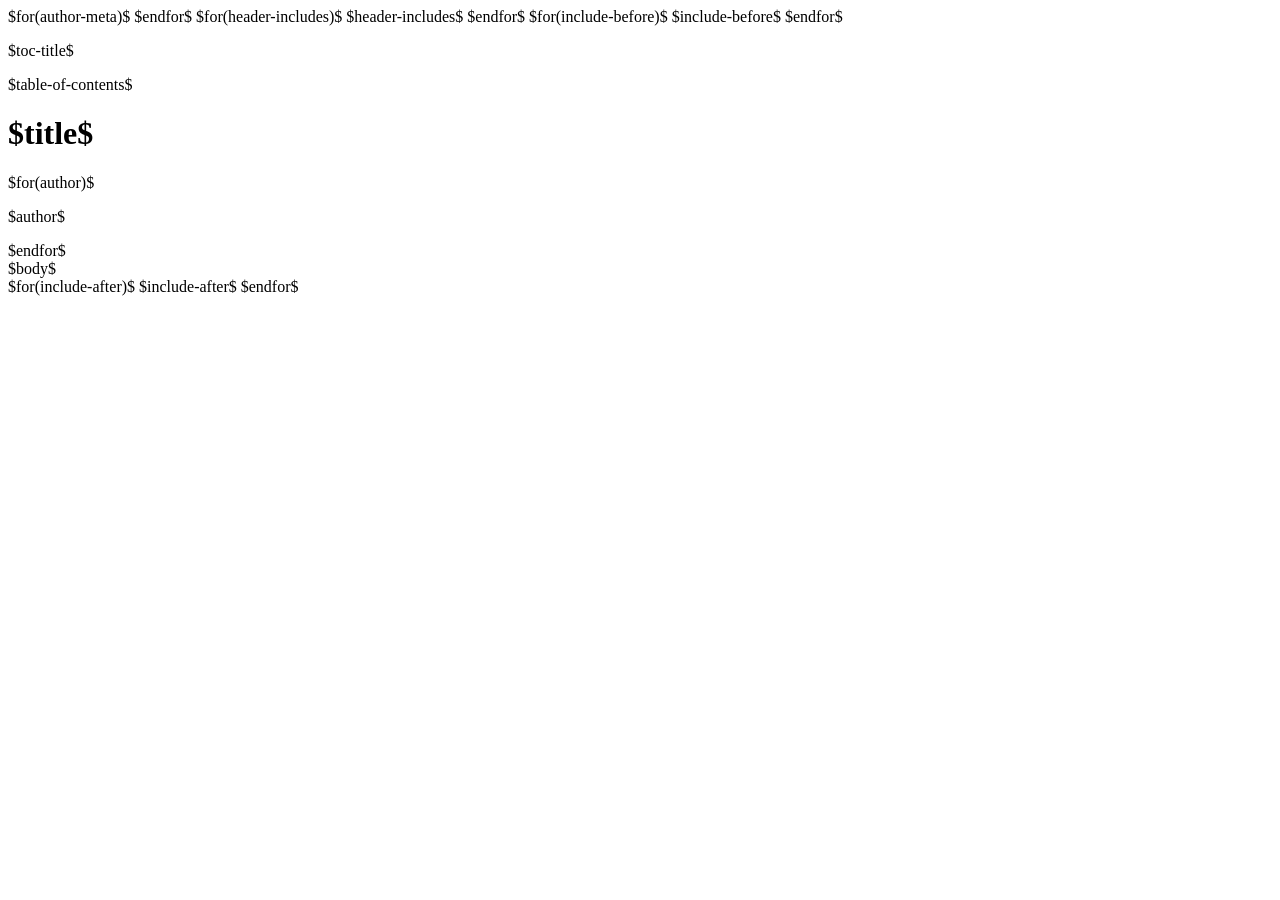
<file: tools/templates/edition.html>
<!DOCTYPE html>
<html lang="$lang$" xml:lang="$lang$">
<head>
<meta charset="utf-8">
<meta name="viewport" content="width=device-width, initial-scale=1">
<meta name="generator" content="pandoc">
<title>$pagetitle$</title>
$for(author-meta)$
<meta name="author" content="$author-meta$">
$endfor$
$for(header-includes)$
$header-includes$
$endfor$
</head>
<body>
$for(include-before)$
$include-before$
$endfor$
<div class="layout">
<nav id="TOC" class="toc" role="doc-toc" aria-label="$toc-title$">
<p class="toc-title">$toc-title$</p>
$table-of-contents$
</nav>
<main id="text">
<header id="title-block-header" class="title-block">
<h1 class="title">$title$</h1>
$for(author)$
<p class="author">$author$</p>
$endfor$
</header>
$body$
</main>
</div>
$for(include-after)$
$include-after$
$endfor$
</body>
</html>
</file>
